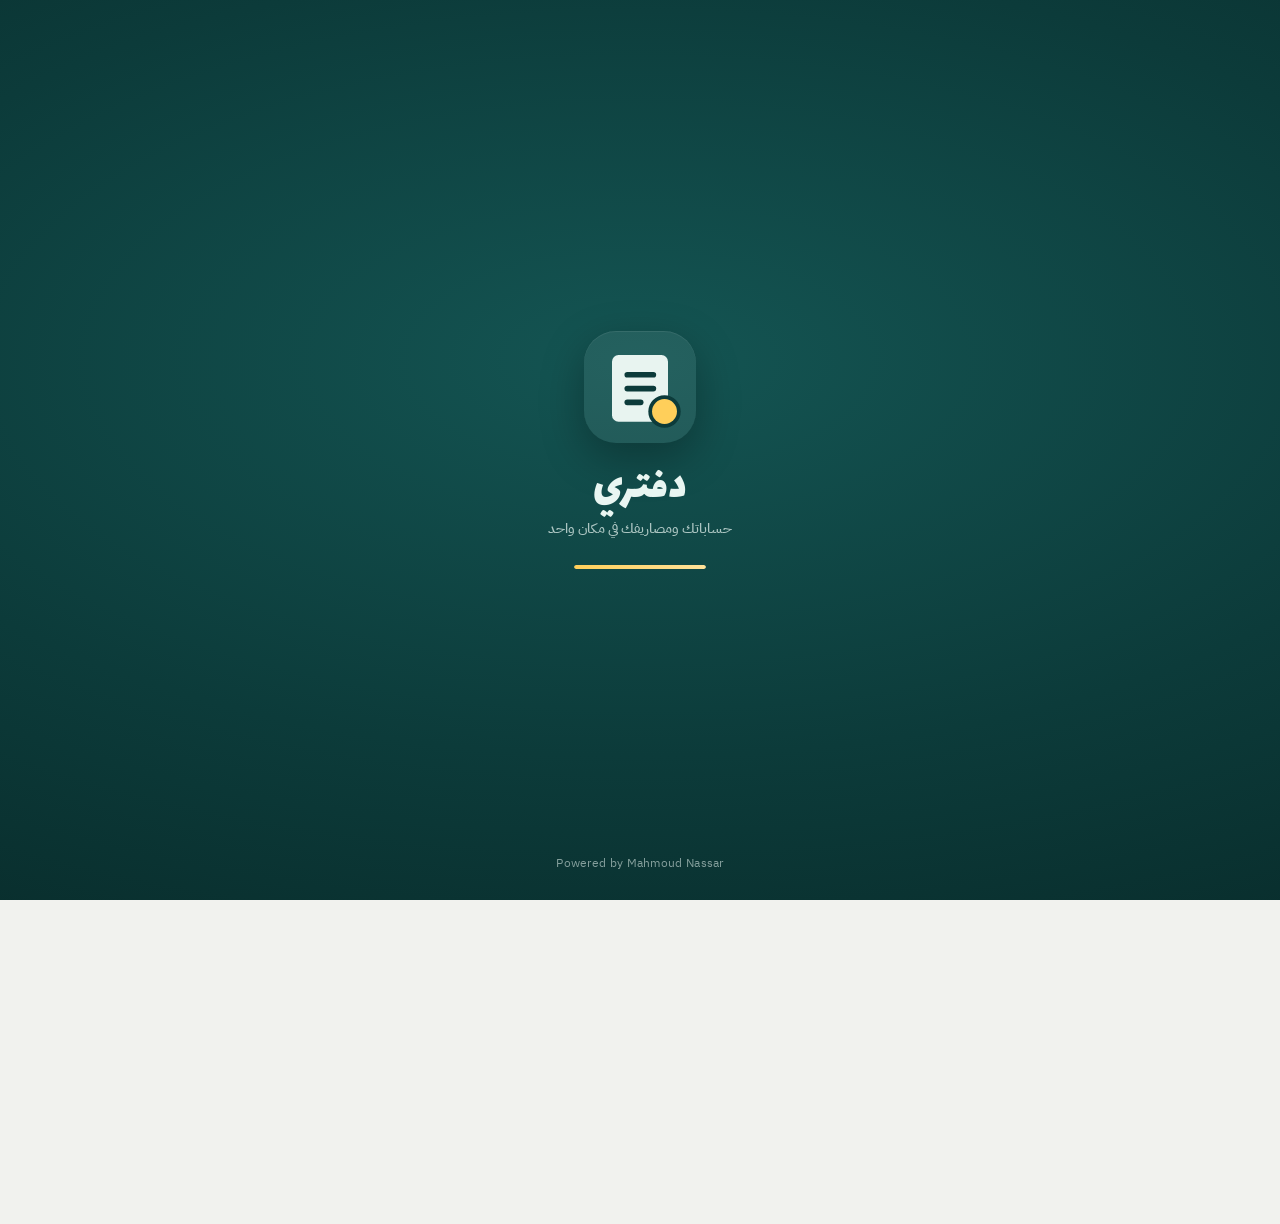
<file: index.html>
<!DOCTYPE html>
<html lang="ar" dir="rtl">
<head>
<meta charset="utf-8">
<meta name="viewport" content="width=device-width,initial-scale=1">
<meta name="theme-color" content="#0c3b3a">
<title>دفتري</title>
<link rel="icon" href="data:image/svg+xml,%3Csvg xmlns=%27http://www.w3.org/2000/svg%27 viewBox=%270 0 64 64%27%3E%3Crect width=%2764%27 height=%2764%27 rx=%2714%27 fill=%27%230c3b3a%27/%3E%3Crect x=%2716%27 y=%2714%27 width=%2732%27 height=%2738%27 rx=%275%27 fill=%27%23e9f6f2%27/%3E%3Cpath d=%27M23 25h18M23 33h18M23 41h11%27 stroke=%27%230c3b3a%27 stroke-width=%273.5%27 stroke-linecap=%27round%27/%3E%3Ccircle cx=%2746%27 cy=%2746%27 r=%279%27 fill=%27%23ffcf5a%27/%3E%3C/svg%3E">
<link rel="manifest" href="manifest.webmanifest">
<link rel="apple-touch-icon" href="icons/icon-192.png">
<link rel="icon" type="image/png" href="icons/icon-192.png">
<meta name="daftar-fonts" content="1">
<style id="css">
/* VOICE: a polished personal-finance app — calm, trustworthy, quick to use one-handed.
   IDEA: the Egyptian دفتر حسابات reborn as a banking app: one deep "card" with your net, ledgers below.
   PICTURE: the hero balance card + live lists and spending bars; the working tool is the picture.
   COLOUR and TYPE: deep teal card #0c3b3a, teal = ليك, rose = عليك, warm category colours; Lalezar figures, Plex Arabic text.
   LAYOUT: single app column, bottom navigation, floating + button, sheets for details. */
:root{color-scheme:light dark;
--bg:light-dark(#f1f2ee,#0f1211);--card:light-dark(#ffffff,#191d1b);--ink:light-dark(#13201e,#e7ece9);
--mute:light-dark(#69736f,#95a09b);--line:light-dark(#e3e6df,#272d2a);--soft:light-dark(#f5f6f2,#202523);
--plus:light-dark(#0a7a6c,#3fd0bc);--minus:light-dark(#c2334d,#ff8299);--hero:#0c3b3a;--heroInk:#e9f6f2;--gold:#ffcf5a;
--sh:light-dark(0 1px 2px rgb(0 0 0/.05),0 1px 2px rgb(0 0 0/.4))}
:root[data-theme=light]{color-scheme:light}:root[data-theme=dark]{color-scheme:dark}
*{box-sizing:border-box;min-width:0}
body{margin:0;background:var(--bg);color:var(--ink);font:16px/1.5 "IBM Plex Sans Arabic",system-ui,"Segoe UI",Tahoma,sans-serif;overflow-x:clip;-webkit-tap-highlight-color:transparent}
.app{max-width:640px;margin:0 auto;padding:14px 14px 120px}
.i{width:22px;height:22px;fill:none;stroke:currentColor;stroke-width:1.8;stroke-linecap:round;stroke-linejoin:round;flex:none}
.top{display:flex;align-items:center;gap:10px;padding:4px 2px 12px}
.top h1{font:400 30px/1 Lalezar,"IBM Plex Sans Arabic",sans-serif;margin:0;flex:1}
.sync{font-size:12px;color:var(--mute);display:flex;align-items:center;gap:6px}
.dot{width:7px;height:7px;border-radius:50%;background:var(--plus)}.dot.busy{background:#d99a00}.dot.off{background:var(--mute)}
.ib{all:unset;cursor:pointer;width:44px;height:44px;display:grid;place-items:center;border-radius:50%;color:var(--ink)}
.ib:hover{background:var(--soft)}
:focus-visible{outline:2px solid var(--plus);outline-offset:2px}
.hero{background:var(--hero);color:var(--heroInk);border-radius:22px;padding:20px 20px 16px;position:relative;overflow:hidden}
.hero::after{content:"";position:absolute;inset-inline-start:-60px;top:-80px;width:220px;height:220px;border-radius:50%;background:radial-gradient(circle,rgb(255 255 255/.10),transparent 70%)}
.hero small{opacity:.75;font-size:13px}
.hero .net{font:400 clamp(34px,9vw,46px)/1.1 Lalezar,sans-serif;margin:4px 0 2px;white-space:nowrap}
.hero .lbl{font-size:13px;opacity:.85}
.hsplit{display:grid;grid-template-columns:repeat(3,minmax(0,1fr));gap:8px;margin-top:16px}
.hsplit div{background:rgb(255 255 255/.08);border-radius:14px;padding:10px}
.hsplit b{display:block;font:400 18px/1.2 Lalezar,sans-serif;white-space:nowrap;overflow:hidden;text-overflow:ellipsis}
.hsplit .a{color:#7ff0dc}.hsplit .b{color:#ffb3c1}.hsplit .c{color:var(--gold)}
.qa{display:grid;grid-template-columns:repeat(3,minmax(0,1fr));gap:8px;margin:14px 0 4px}
.qa button{font:inherit;font-size:13px;cursor:pointer;border:0;background:var(--card);color:var(--ink);border-radius:16px;padding:12px 6px;display:flex;flex-direction:column;align-items:center;gap:6px;box-shadow:var(--sh)}
.qa .i{color:var(--plus)}
.sec{margin-top:20px}
.sec h3{font-size:15px;margin:0 0 8px;display:flex;justify-content:space-between;align-items:baseline}
.sec h3 a{font-size:13px;font-weight:500;color:var(--plus);cursor:pointer;text-decoration:none}
.box{background:var(--card);border-radius:18px;box-shadow:var(--sh);overflow:hidden}
.row{display:flex;align-items:center;gap:12px;padding:12px 14px;border-bottom:1px solid var(--line);cursor:pointer}
.row:last-child{border-bottom:0}.row:hover{background:var(--soft)}
.av{flex:none;width:42px;height:42px;border-radius:14px;display:grid;place-items:center;font-weight:700;color:#fff;font-size:17px}
.nm{flex:1}.nm b{display:block;font-weight:600;white-space:nowrap;overflow:hidden;text-overflow:ellipsis}
.nm small{color:var(--mute);font-size:13px;display:block;white-space:nowrap;overflow:hidden;text-overflow:ellipsis}
.amt{font-weight:700;white-space:nowrap;text-align:left}.amt small{display:block;font-weight:400;font-size:12px;color:var(--mute)}
.pl{color:var(--plus)}.mi{color:var(--minus)}
.badge{display:inline-block;font-size:11px;font-weight:700;padding:1px 7px;border-radius:20px;background:var(--minus);color:#fff;margin-inline-start:6px;vertical-align:2px}
.empty{padding:28px 16px;text-align:center;color:var(--mute);font-size:14px}
.bars .br{padding:10px 14px;border-bottom:1px solid var(--line)}.bars .br:last-child{border:0}
.br .t{display:flex;justify-content:space-between;font-size:14px;margin-bottom:6px;gap:8px}.br .t b{white-space:nowrap}
.track{height:8px;border-radius:6px;background:var(--soft);overflow:hidden}.track i{display:block;height:100%;border-radius:6px}
.wsel button .i{width:16px;height:16px;vertical-align:-3px;margin-inline-end:4px}
.bdg{display:inline-grid;place-items:center;min-width:44px;height:26px;padding:0 7px;border-radius:9px;color:#fff;font:700 11px/1 inherit;letter-spacing:0;white-space:nowrap;vertical-align:middle;box-shadow:inset 0 0 0 1px rgb(255 255 255/.18)}.wcard small .bdg{height:22px;min-width:38px;font-size:10px;margin-inline-end:4px}.av .bdg{min-width:0;width:100%;height:100%;border-radius:inherit;padding:0 2px;font-size:10px}#wfPrev{margin-top:8px}
.rcs{display:grid;grid-template-columns:repeat(3,1fr);gap:8px;text-align:center}.rcs small{display:block;color:var(--mute);font-size:12px}.rcs b{font-size:16px}
.ferr{color:var(--minus);font-size:13px;font-weight:700;margin:6px 2px 0;display:flex;align-items:center;gap:6px}.ferr svg{width:16px;height:16px}input.bad{border-color:var(--minus)!important;box-shadow:0 0 0 3px rgba(200,50,70,.18)!important}.btn.dim{opacity:.45}
.balx{display:block;margin-top:2px;font-size:11.5px;opacity:.8}.balt{font-weight:700;opacity:.9}
.amtc{display:flex;flex-direction:column;align-items:flex-end;white-space:nowrap;line-height:1.25}.feel{font-size:11.5px;color:var(--minus);font-weight:600;opacity:.85}
.fee{display:flex;align-items:center;gap:6px;font-size:14px;margin:4px 0 6px;flex-wrap:wrap}.fee input[type=checkbox]{width:18px;height:18px}.fee input[type=text]{padding:4px 6px;border-radius:8px;border:1px solid var(--line);background:var(--soft);color:var(--ink);font:inherit}
.salc{display:flex;align-items:center;gap:12px;padding:12px 14px;margin:0 0 12px;cursor:pointer;border-inline-start:5px solid #0a7a6c}.salc .ti{width:40px;height:40px;border-radius:12px;display:grid;place-items:center;background:#0a7a6c;color:#fff;flex:none}.salc .t{flex:1;display:flex;flex-direction:column}.salc small{color:var(--mute)}.salc .btn{background:#0a7a6c;pointer-events:none}
.happ{margin-top:10px;display:flex;justify-content:space-between;align-items:baseline;font-size:14px;opacity:.85;border-top:1px dashed rgb(255 255 255/.25);padding-top:8px}.happ small{opacity:.7}
.hexp{margin-top:12px;padding:10px 12px;border-radius:14px;background:rgb(255 255 255/.10);display:flex;flex-direction:column;gap:2px}.hexp div{display:flex;justify-content:space-between;align-items:baseline;gap:8px}.hexp small{opacity:.8}.hexp b{font-size:20px}.hexp span{font-size:12px;opacity:.75}
.rsrc{display:flex;flex-direction:column;gap:6px}.rsrc button{all:unset;cursor:pointer;display:flex;justify-content:space-between;align-items:center;gap:10px;padding:10px 12px;border:1px solid var(--line);border-radius:12px}.rsrc button.on{border-color:var(--ink);box-shadow:inset 0 0 0 1px var(--ink)}.rsrc button[disabled]{opacity:.45;cursor:default}.rsrc span{display:flex;flex-direction:column}.rsrc small{color:var(--mute);font-size:12px}
.vcard{cursor:pointer;margin:0 0 12px;padding:16px 18px;border-radius:18px;color:#fff;background:linear-gradient(135deg,#1b1f2a,#3a3f4f 60%,#c99a2e);box-shadow:var(--sh);direction:ltr;font-family:ui-monospace,monospace}.vtop{display:flex;justify-content:space-between;font-size:14px;opacity:.9}.vnum{font-size:19px;letter-spacing:2px;margin:22px 0 14px}.vbot{display:flex;gap:22px;font-size:13px}.vbot small{display:block;font-size:10px;opacity:.7;font-family:inherit}
.hsearch[hidden]{display:none}.hsearch{margin:2px 0 14px;min-height:48px;cursor:text}.hsearch input{font-size:16px}.hsearch input::-webkit-search-cancel-button{display:none}.hqx{all:unset;cursor:pointer;padding:6px 4px;color:var(--mute);font-size:15px}.hqx[hidden]{display:none}#sres{margin-bottom:90px}
.search{display:flex;align-items:center;gap:8px;background:var(--card);border-radius:14px;padding:0 12px;box-shadow:var(--sh);margin-bottom:10px}
.search input{border:0;background:transparent;padding:12px 0;min-height:46px;box-shadow:none}
.search input:focus{outline:none}
.chips{display:flex;gap:6px;overflow-x:auto;padding:2px 0 10px;scrollbar-width:none}
.chip{font:inherit;font-size:14px;cursor:pointer;border:1px solid var(--line);background:var(--card);color:var(--ink);border-radius:30px;padding:7px 14px;white-space:nowrap;min-height:38px}
.chip.on{background:var(--ink);color:var(--bg);border-color:var(--ink)}
.fgrid{display:grid;grid-template-columns:repeat(2,minmax(0,1fr));gap:10px}
.fcard{background:var(--card);border-radius:18px;padding:14px;box-shadow:var(--sh);cursor:pointer;border-top:5px solid var(--c)}
.fcard b{display:block;white-space:nowrap;overflow:hidden;text-overflow:ellipsis}
.fcard .v{font:400 24px/1.2 Lalezar,sans-serif;margin:6px 0 2px;white-space:nowrap}
.fcard small{color:var(--mute);font-size:12px;display:block}
.fcard .track{margin-top:8px;height:6px}
.fnew{display:grid;place-items:center;color:var(--mute);border:2px dashed var(--line);box-shadow:none;background:transparent;min-height:120px;border-top-width:2px}
input,select{font:inherit;font-size:16px;color:var(--ink);background:var(--card);border:1px solid var(--line);border-radius:12px;padding:10px 12px;min-height:46px;width:100%}
input:focus,select:focus{outline:2px solid var(--plus);border-color:transparent}
.btn{font:inherit;font-weight:700;cursor:pointer;border:0;background:var(--hero);color:#fff;border-radius:14px;padding:11px 18px;min-height:46px;white-space:nowrap;display:inline-flex;align-items:center;justify-content:center;gap:8px;text-decoration:none}
.btn.ghost{background:var(--soft);color:var(--ink)}
.btn.danger{background:transparent;color:var(--minus);border:1px solid var(--minus)}
.btn.sm{min-height:36px;padding:6px 12px;font-size:14px;border-radius:10px}
.btn.wa{background:#1f9d55}
.btns{display:flex;gap:8px;flex-wrap:wrap}
nav{position:fixed;bottom:0;inset-inline:0;z-index:5;background:var(--card);border-top:1px solid var(--line);padding-bottom:env(safe-area-inset-bottom)}
nav .in{max-width:640px;margin:0 auto;display:grid;grid-template-columns:repeat(5,minmax(0,1fr));align-items:center}
nav button{all:unset;cursor:pointer;display:flex;flex-direction:column;align-items:center;gap:2px;font-size:11px;color:var(--mute);padding:8px 0 10px;min-height:44px}
nav button.on{color:var(--ink);font-weight:700}nav button.on .i{color:var(--plus)}
nav .fab{width:56px;height:56px;border-radius:18px;background:var(--hero);color:#fff;display:grid;place-items:center;margin:-22px auto 0;box-shadow:0 6px 16px rgb(12 59 58/.35);padding:0}
nav .fab .i{width:28px;height:28px;color:#fff}
.sheet{position:fixed;inset:0;background:rgb(0 0 0/.45);display:none;align-items:flex-end;justify-content:center;z-index:10}
.sheet.on{display:flex}
.card{background:var(--bg);width:min(640px,100%);max-height:92vh;overflow:auto;border-radius:24px 24px 0 0;padding:8px 16px calc(110px + env(safe-area-inset-bottom));animation:up .22s ease-out}
.card::before{content:"";display:block;width:40px;height:5px;border-radius:3px;background:var(--line);margin:4px auto 6px}
@keyframes up{from{transform:translateY(30px);opacity:.4}}
@media(prefers-reduced-motion:reduce){.card{animation:none}}
.sheet.side{align-items:stretch;justify-content:flex-start;animation:fadein .2s}.sheet.side .card{margin-right:auto;margin-left:0;width:min(86vw,430px);max-height:none;height:100%;border-radius:0 24px 24px 0;padding-top:calc(10px + env(safe-area-inset-top));animation:sidein .26s cubic-bezier(.2,.85,.25,1)}
.sheet.side .card::before{display:none}
.sheet.side.out{animation:fadeout .19s forwards}.sheet.side.out .card{animation:sideout .19s ease-in forwards}
@keyframes sidein{from{transform:translateX(-100%)}}@keyframes sideout{to{transform:translateX(-100%)}}@keyframes fadein{from{background:rgb(0 0 0/0)}}@keyframes fadeout{to{background:rgb(0 0 0/0)}}
@media(min-width:700px){.sheet.side .card{border-radius:0 24px 24px 0;max-height:none}}
@media(min-width:700px){.sheet{align-items:center}.card{border-radius:24px;max-height:86vh}}
.hd{display:flex;align-items:center;gap:10px;margin-bottom:8px}
.hd h2{font:400 26px/1.15 Lalezar,sans-serif;margin:0;flex:1;display:flex;align-items:center;gap:10px}
.pbal{border-radius:18px;padding:16px;color:#fff;margin-bottom:12px}
.pbal .big{font:400 clamp(30px,8vw,40px)/1.1 Lalezar,sans-serif}
.pbal small{opacity:.85}
.seg{display:grid;grid-template-columns:repeat(2,minmax(0,1fr));gap:6px;margin-bottom:10px}
.seg button{font:inherit;font-size:14px;cursor:pointer;border:1px solid var(--line);background:var(--card);color:var(--ink);border-radius:12px;padding:8px 6px;min-height:46px;line-height:1.3}
.seg button.on.p{background:var(--plus);border-color:var(--plus);color:#fff}
.seg button.on.m{background:var(--minus);border-color:var(--minus);color:#fff}
.g2{display:grid;grid-template-columns:minmax(0,1fr) minmax(0,1fr);gap:8px;margin-bottom:8px}
.form{background:var(--card);border-radius:18px;padding:12px;margin-bottom:14px;box-shadow:var(--sh)}
.form label{display:block;font-size:13px;color:var(--mute);margin:0 0 4px}
.tx{display:flex;gap:10px;padding:11px 14px;border-bottom:1px solid var(--line);align-items:center}
.tx:last-child{border:0}
.tx .ti{flex:none;width:34px;height:34px;border-radius:10px;display:grid;place-items:center;font-weight:700;font-size:18px}
.tx .t{flex:1}.tx .t small{display:block;color:var(--mute);font-size:12px}
.tx .del{all:unset;cursor:pointer;color:var(--mute);width:36px;height:36px;display:grid;place-items:center;border-radius:10px}
.tx .del:hover{color:var(--minus);background:var(--soft)}
.mbars{display:grid;grid-template-columns:repeat(6,minmax(0,1fr));gap:6px;align-items:end;height:120px;padding:12px 14px 0}
.mbars div{display:flex;flex-direction:column;justify-content:flex-end;align-items:center;height:100%;font-size:11px;color:var(--mute);gap:4px}
.mbars i{display:block;width:70%;border-radius:6px 6px 2px 2px;min-height:2px}
.mbars span{padding-bottom:8px;white-space:nowrap}
details{background:var(--card);border-radius:14px;padding:10px 14px;margin:10px 0;box-shadow:var(--sh);font-size:14px}
summary{cursor:pointer;font-weight:600}
details ol{margin:8px 0 2px;padding-inline-start:20px;color:var(--mute)}
.toast{position:fixed;top:14px;inset-inline:0;margin:auto;width:max-content;max-width:90vw;background:var(--ink);color:var(--bg);padding:10px 16px;border-radius:12px;opacity:0;transition:opacity .2s;pointer-events:none;z-index:20;font-size:14px}
.toast.on{opacity:1;pointer-events:auto}
.toast button{all:unset;cursor:pointer;font-weight:700;margin-inline-start:12px;text-decoration:underline}
.colors{display:flex;gap:8px;flex-wrap:wrap;margin:8px 0}
.colors button{width:34px;height:34px;border-radius:50%;border:3px solid transparent;cursor:pointer}
.colors button.on{border-color:var(--ink)}
.muted{color:var(--mute);font-size:13px}
:root[data-skin=light]{color-scheme:light}:root[data-skin=dark]{color-scheme:dark}
:root[data-skin=dim]{color-scheme:dark;--bg:#2a2f32;--card:#343a3d;--ink:#e8ebec;--mute:#a7afb3;--line:#454c50;--soft:#3c4346}
:root[data-skin=slate]{color-scheme:light;--bg:#dce1e2;--card:#eef1f1;--ink:#182022;--mute:#5a6669;--line:#c9d1d3;--soft:#e3e8e9}
:root[data-skin=sand]{color-scheme:light;--bg:#ece3d4;--card:#faf5ec;--ink:#2a231b;--mute:#776b5d;--line:#dccfbc;--soft:#f2e9db}
:root[data-skin=mint]{color-scheme:light;--bg:#dff1ea;--card:#f7fcfa;--ink:#10241e;--mute:#577069;--line:#c7e2d7;--soft:#e9f6f1}
:root[data-skin=sky]{color-scheme:light;--bg:#dcebf7;--card:#f6fafe;--ink:#0f1e2c;--mute:#566b7f;--line:#c6d9ea;--soft:#e8f1fa;--hero:#123c5c}
:root[data-skin=rose]{color-scheme:light;--bg:#f6e3e6;--card:#fffafa;--ink:#2b1619;--mute:#7b5d62;--line:#ecd0d5;--soft:#fbeef0;--hero:#5c1f2c}
:root[data-skin=lav]{color-scheme:light;--bg:#e8e4f3;--card:#fbfaff;--ink:#1d1830;--mute:#655e7e;--line:#d8d1ec;--soft:#f1eef9;--hero:#2e2457}
:root[data-skin=peach]{color-scheme:light;--bg:#fbe5d6;--card:#fffaf6;--ink:#2c1c12;--mute:#7d6252;--line:#f0d2bd;--soft:#fdf0e6;--hero:#6b3417}
:root[data-skin=olive]{color-scheme:dark;--bg:#1d2318;--card:#272f21;--ink:#e6ecdd;--mute:#9fab92;--line:#38432f;--soft:#2e3727;--hero:#3d5a2a}
:root[data-skin=coffee]{color-scheme:dark;--bg:#241b16;--card:#30251f;--ink:#f0e6dc;--mute:#b09d8c;--line:#45362c;--soft:#382b24;--hero:#5a3a24}
:root[data-skin=amoled]{color-scheme:dark;--bg:#000;--card:#0d0d0d;--ink:#eaeaea;--mute:#8f8f8f;--line:#222;--soft:#151515}
:root[data-skin=dots]{color-scheme:light}:root[data-skin=dots] body{background:radial-gradient(circle,rgb(12 59 58/.13) 1.2px,transparent 1.6px) 0 0/18px 18px,var(--bg)}
:root[data-skin=grid]{color-scheme:light;--bg:#f6f6f1}:root[data-skin=grid] body{background:linear-gradient(rgb(12 59 58/.07) 1px,transparent 1px) 0 0/22px 22px,linear-gradient(90deg,rgb(12 59 58/.07) 1px,transparent 1px) 0 0/22px 22px,var(--bg)}
:root[data-skin=navy]{color-scheme:dark;--bg:#0b1220;--card:#131c2e;--ink:#e3e9f5;--mute:#93a0b8;--line:#223049;--soft:#1a2539;--hero:#174067}
.skins{display:grid;grid-template-columns:repeat(auto-fill,minmax(96px,1fr));gap:8px}
.skins button{font:inherit;font-size:13px;cursor:pointer;border:2px solid var(--line);border-radius:14px;padding:8px;background:var(--card);color:var(--ink);display:flex;flex-direction:column;gap:6px;align-items:stretch}
.skins button.on{border-color:var(--plus);font-weight:700}
.skins i{display:flex;height:38px;border-radius:9px;border:1px solid rgb(128 128 128/.35);overflow:hidden}
.skins i b{flex:1}
.wallets{display:grid;grid-template-columns:repeat(2,minmax(0,1fr));gap:10px}
.wcard{background:var(--card);border-radius:18px;padding:14px;box-shadow:var(--sh);cursor:pointer;border:0;font:inherit;color:var(--ink);text-align:start}
.wcard small{color:var(--mute);font-size:13px;display:flex;align-items:center;gap:6px}
.wcard .v{font:400 clamp(22px,6vw,28px)/1.2 Lalezar,sans-serif;margin:4px 0 0;white-space:nowrap;display:block}
.wcard .v.neg{color:var(--minus)}
.acts{display:grid;grid-template-columns:repeat(3,minmax(0,1fr));gap:8px;margin:12px 0}
.acts button{font:inherit;font-weight:700;font-size:14px;cursor:pointer;border:0;border-radius:14px;min-height:50px;color:#fff;display:flex;align-items:center;justify-content:center;gap:6px}
.daynav{display:flex;align-items:center;gap:6px;margin:20px 0 8px}
.daynav b{flex:1;text-align:center;font-size:16px}
.daynav .ib{background:var(--card);box-shadow:var(--sh);font-size:20px}
.dsum{display:grid;grid-template-columns:repeat(2,minmax(0,1fr));gap:10px;margin-bottom:10px}
.dsum div{background:var(--card);border-radius:14px;padding:10px 12px;box-shadow:var(--sh)}
.dsum small{display:block;color:var(--mute);font-size:12px}
.dsum b{font:400 20px/1.3 Lalezar,sans-serif;white-space:nowrap}
.wsel{display:flex;gap:6px;margin-bottom:10px}
.wsel button{flex:1;font:inherit;font-size:14px;cursor:pointer;border:1px solid var(--line);background:var(--card);color:var(--ink);border-radius:12px;min-height:44px}
.wsel button.on{background:var(--ink);color:var(--bg);border-color:var(--ink);font-weight:700}
.tag{display:inline-block;font-size:11px;padding:0 7px;border-radius:20px;background:var(--soft);color:var(--mute);margin-inline-start:4px;vertical-align:1px}
.wk{display:grid;grid-template-columns:repeat(7,minmax(0,1fr));gap:6px;align-items:end;height:110px;padding:12px 14px 0}
.wk div{display:flex;flex-direction:column;justify-content:flex-end;align-items:center;height:100%;font-size:11px;color:var(--mute);gap:4px;cursor:pointer}
.wk i{display:block;width:70%;border-radius:6px 6px 2px 2px;min-height:2px;background:var(--minus)}
.wk div.on span{color:var(--ink);font-weight:700}
.wk span{padding-bottom:8px;white-space:nowrap}
.pcard{display:grid;grid-template-columns:repeat(3,minmax(0,1fr));gap:0;margin-top:12px}
.pcard div{padding:12px;border-inline-start:1px solid var(--line)}.pcard div:first-child{border:0}
.pcard small{display:block;color:var(--mute);font-size:12px}.pcard b{font:400 18px/1.3 Lalezar,sans-serif;white-space:nowrap}
.wsel{flex-wrap:wrap}.wsel button{flex:1 1 28%}
.wallets{grid-template-columns:repeat(2,minmax(0,1fr))}
.wcard.frz{background:repeating-linear-gradient(135deg,var(--card) 0 10px,var(--soft) 10px 20px)}
#view,#hs{touch-action:pan-y pinch-zoom}html,body{overflow-x:clip;overscroll-behavior-x:none}#root{overflow-x:clip}.vghost{background:var(--bg);contain:layout paint}#plist>.row,.vghost #plist>.row{content-visibility:auto;contain-intrinsic-size:auto 66px}
.wblk{display:flex;flex-direction:column;min-width:0}.wblk>.wcard{width:100%;flex:1}.wblk.full,.wblk.ex{grid-column:1/-1}.wchev{margin-inline-start:auto;color:var(--mute);font-size:12px}.wcard small{display:flex;align-items:center;gap:6px}
.wblk.ex>.wcard{border-radius:18px 18px 0 0;box-shadow:none}.wpanel{background:var(--card);border-radius:0 0 18px 18px;box-shadow:var(--sh);padding:4px 12px 12px;border-top:1px dashed var(--line);animation:wpd .18s ease-out}@keyframes wpd{from{opacity:0;transform:translateY(-6px)}}
.wkid{display:flex;align-items:center;gap:10px;padding:10px 2px;border-bottom:1px solid var(--line);cursor:pointer}.wkid .av{width:38px;height:38px;border-radius:12px;display:grid;place-items:center;color:#fff;flex:none;font-size:13px}.wkid .nm{flex:1;display:flex;flex-direction:column;min-width:0}.wkid .nm small{color:var(--mute);font-size:12px;white-space:nowrap;overflow:hidden;text-overflow:ellipsis}.wkid .amt{display:flex;flex-direction:column;align-items:flex-end;font-weight:700}.wkid .amt small{font-weight:400;color:var(--mute);font-size:11px}
.wpadd{all:unset;cursor:pointer;display:flex;align-items:center;justify-content:center;gap:6px;margin-top:10px;padding:10px;border-radius:12px;border:1.5px dashed var(--line);color:var(--mute);font-size:14px}.wpinfo{font-size:13px;color:var(--mute);padding:10px 2px}.wpanel .vcard{margin:4px 0 10px}
.wpbt{display:grid;grid-template-columns:repeat(4,1fr);gap:6px;margin-top:8px}.wpbt button{all:unset;cursor:pointer;display:flex;flex-direction:column;align-items:center;gap:3px;padding:9px 4px;border-radius:12px;background:var(--soft);font-size:12px;text-align:center}.wpbt .i{width:18px;height:18px}
.wpar{grid-column:1/-1;border-inline-start:5px solid var(--gold)}.wbr{display:block;font-size:12px;color:var(--mute);margin-top:4px}
.wadd{display:flex;align-items:center;justify-content:center;gap:6px;color:var(--mute);border:2px dashed var(--line);box-shadow:none;background:transparent;min-height:84px}
.wtot{display:grid;grid-template-columns:repeat(3,minmax(0,1fr));gap:8px;margin-top:10px}
.wtot div{background:var(--card);border-radius:14px;padding:10px 12px;box-shadow:var(--sh)}
.wtot small{display:block;color:var(--mute);font-size:12px}.wtot b{font:400 18px/1.3 Lalezar,sans-serif;white-space:nowrap;display:block;overflow:hidden;text-overflow:ellipsis}
.av .i{width:20px;height:20px}
@media(max-width:560px){#st{display:none}.top{gap:2px}.top .ib{width:40px}}
.cmpt{width:100%;border-collapse:collapse;font-size:14px}.cmpt td,.cmpt th{padding:6px 2px;border-bottom:1px solid var(--line);text-align:right}.cmpt th{color:var(--mute);font-weight:500;font-size:12px}.cmpt .n{text-align:left}
.tools.qrow{grid-template-columns:repeat(4,1fr)}.tools.qrow button span{font-size:12px}
.lgd{font-size:12px;color:var(--mute);padding:10px 2px 4px;font-weight:600}.lgr{display:flex;align-items:baseline;gap:8px;padding:8px 2px;border-bottom:1px solid var(--line);font-size:14px}.lgr:last-child{border:0}.lgt{flex:1}.lgr small{color:var(--mute);font-size:12px;white-space:nowrap}.lga{font-size:11px;border-radius:8px;padding:1px 7px;white-space:nowrap}.lga.p{background:#d8f0e6;color:#0a6b52}.lga.m{background:#f8dde2;color:#a5233b}.lga.e{background:#f6ecd0;color:#7a5a00}
.rcr{display:grid;grid-template-columns:1fr 110px;gap:4px 10px;align-items:center;padding:10px 2px;border-bottom:1px solid var(--line)}.rcr:last-child{border:0}.rcr .nm{display:flex;flex-direction:column}.rcr small{color:var(--mute);font-size:12px}.rcr input{width:100%;padding:8px 10px;border-radius:10px;border:1px solid var(--line);background:var(--soft);color:var(--ink);font:inherit;text-align:center}.rcr em{grid-column:1/-1;font-style:normal;font-size:13px}.rcr em:empty{display:none}.rcr em.ok,.pl{color:var(--plus)}.rcr em.mi,.mi{color:var(--minus)}
.bkss{padding:6px 14px;margin-bottom:12px}.bks{display:flex;gap:10px;align-items:center;padding:8px 0;border-bottom:1px solid var(--line)}.bks:last-child{border:0}.bks i{width:10px;height:10px;border-radius:50%;flex:none;background:#4aa3df}.bks i.g{background:#2ea46b}.bks i.r{background:#e0a100}.bks span{display:flex;flex-direction:column}.bks small{color:var(--mute);font-size:12px}
.bkb{position:relative}.bkb i{position:absolute;top:8px;inset-inline-end:6px;width:9px;height:9px;border-radius:50%;background:#8a958f;box-shadow:0 0 0 2px var(--bg)}.bkb i.g{background:#2ea46b}.bkb i.r{background:#e0a100}.bkb i.b{background:#4aa3df;animation:bkp 1s infinite alternate}@keyframes bkp{to{opacity:.3}}
.bellb{position:relative}.bellb i{position:absolute;top:6px;inset-inline-end:4px;min-width:18px;height:18px;border-radius:9px;background:#c2334d;color:#fff;font:700 11px/18px system-ui;font-style:normal;text-align:center;padding:0 4px}.bellb i[hidden]{display:none}
.alerts{margin-top:12px;border:2px solid var(--gold)}.alerts .ti .i{width:18px;height:18px}
.more{all:unset;display:block;text-align:center;padding:10px;color:var(--plus);font-weight:600;cursor:pointer;width:100%;box-sizing:border-box}
.jm .i{width:16px;height:16px;color:var(--mute);flex:none}
.jm.turn{background:color-mix(in srgb,var(--gold) 14%,transparent)}
.bkrow{all:unset;box-sizing:border-box;cursor:pointer;display:flex;align-items:center;gap:12px;width:100%;background:var(--card);border-radius:18px;padding:14px;box-shadow:var(--sh)}
.bkrow .nm b{font-size:16px}.bkrow small{display:flex;align-items:center;gap:6px;white-space:normal}.chev{font-size:26px;color:var(--mute);line-height:1}
.bkic{flex:none;width:44px;height:44px;border-radius:14px;display:grid;place-items:center;background:#1a73e8;color:#fff}.bkic .i{width:24px;height:24px}
.dotst{display:inline-block;width:8px;height:8px;border-radius:50%;flex:none}.dotst.g{background:#1f9d55}.dotst.r{background:#d0860a}
.bkhero{display:flex;gap:14px;align-items:center;background:linear-gradient(135deg,#1a73e8,#0b4fb3);color:#fff;border-radius:20px;padding:18px;margin-bottom:12px}
.bkhero.warn{background:linear-gradient(135deg,#b86a00,#8a4f00)}
.bkhero b{display:block;font:400 22px/1.2 Lalezar,"IBM Plex Sans Arabic",sans-serif}.bkhero small{opacity:.9;font-size:13px}
.bkbig{flex:none;width:58px;height:58px;border-radius:18px;background:rgb(255 255 255/.18);display:grid;place-items:center}.bkbig .i{width:32px;height:32px}
.bkcard{background:var(--card);border-radius:18px;padding:14px;box-shadow:var(--sh);margin-bottom:12px}
.swrow{display:flex;align-items:center;gap:12px}.swrow>div{flex:1}.swrow b{display:block}.swrow small{color:var(--mute);font-size:13px}
.sw{all:unset;cursor:pointer;flex:none;width:52px;height:30px;border-radius:15px;background:var(--line);position:relative;transition:background .2s}
.sw i{position:absolute;top:3px;inset-inline-start:3px;width:24px;height:24px;border-radius:50%;background:#fff;box-shadow:0 1px 3px rgb(0 0 0/.3);transition:inset-inline-start .2s}
.sw.on{background:#1f9d55}.sw.on i{inset-inline-start:25px}.sw:focus-visible{outline:2px solid var(--plus);outline-offset:2px}
.gbtn{width:100%;margin-top:12px;background:#fff;color:#1f1f1f;border:1px solid #dadce0}.gbtn .i{stroke:none;fill:#4285f4}
.bkok{margin:10px 0 0;font-size:14px;color:var(--plus)}
.bkgrid{display:grid;grid-template-columns:repeat(2,minmax(0,1fr));gap:10px;margin-bottom:12px}
.bkgrid button{font:inherit;cursor:pointer;border:0;background:var(--card);color:var(--ink);border-radius:16px;padding:14px 10px;box-shadow:var(--sh);display:flex;flex-direction:column;align-items:center;gap:4px;text-align:center}
.bkgrid .i{color:#1a73e8;width:26px;height:26px;margin-bottom:2px}.bkgrid b{font-size:14px}.bkgrid small{color:var(--mute);font-size:12px}
.bkinfo{background:var(--soft);border-radius:16px;padding:14px;font-size:14px}.bkinfo ul{margin:6px 0 0;padding-inline-start:18px;color:var(--mute)}.bkinfo li{margin-bottom:4px}
.lnk{all:unset;cursor:pointer;color:#1a73e8;font-weight:600;margin-top:8px;display:inline-block}
@media(prefers-reduced-motion:reduce){.sw,.sw i{transition:none}}
.gbox{background:var(--soft);border-radius:14px;padding:12px;margin-top:12px}.gbox p{margin:4px 0 8px;font-size:13px}.gbox .wsel button{min-height:38px}
.tools{display:grid;grid-template-columns:repeat(3,minmax(0,1fr));gap:8px;margin:14px 0 0}
.tools button{font:inherit;font-size:13px;cursor:pointer;border:0;background:var(--card);color:var(--ink);border-radius:16px;padding:12px 4px;display:flex;flex-direction:column;align-items:center;gap:6px;box-shadow:var(--sh);min-height:74px;text-align:center}
.tools .i{color:var(--gold);width:24px;height:24px}
.bud{padding:12px 14px;margin-top:12px;cursor:pointer}.bud .t{display:flex;justify-content:space-between;gap:8px;margin-bottom:8px;font-size:14px}.bud small{display:block;color:var(--mute);font-size:12px;margin-top:6px}
.cal{padding:10px}.cw,.cg{display:grid;grid-template-columns:repeat(7,minmax(0,1fr));gap:4px;text-align:center}
.cw span{font-size:11px;color:var(--mute);padding-bottom:4px}
.cg button{font:inherit;font-size:13px;border:0;border-radius:10px;aspect-ratio:1;cursor:pointer;color:var(--ink);background:color-mix(in srgb,#c2334d calc(var(--a)*100%),var(--soft))}
.cg button.on{outline:2px solid var(--ink)}.cg button.fut{opacity:.35}
.biow{display:none;flex-direction:column;align-items:center;gap:14px;margin-top:10px}.lock.bio .biow{display:flex}.lock.bio .dots,.lock.bio .pad{display:none}
.biobig{all:unset;cursor:pointer;width:120px;height:120px;border-radius:50%;display:grid;place-items:center;background:rgb(255 255 255/.12);color:#e9f6f2;animation:bpulse 2s infinite}
@keyframes bpulse{50%{box-shadow:0 0 0 14px rgb(255 255 255/.06)}}.biow span{opacity:.75;font-size:14px}
.usepin{all:unset;cursor:pointer;margin-top:26px;font-size:13px;opacity:.6;text-decoration:underline}
.dots{gap:12px!important}
.lock{position:fixed;inset:0;z-index:60;background:#0c3b3a;color:#e9f6f2;display:grid;place-items:center;padding:20px}
.lock[hidden]{display:none}
.lin{text-align:center;width:min(320px,100%)}.lin b{font:400 28px/1.2 Lalezar,sans-serif;display:block}.lin p{opacity:.8;margin:4px 0 18px}
.lic{width:64px;height:64px;border-radius:20px;background:#e9f6f2;margin:0 auto 14px;position:relative}.lic::after{content:"";position:absolute;inset:auto 14px 14px auto;width:22px;height:22px;border-radius:50%;background:#ffcf5a}
.dots{display:flex;gap:14px;justify-content:center;margin-bottom:22px}.dots i{width:14px;height:14px;border-radius:50%;border:2px solid #e9f6f2}.dots i.on{background:#e9f6f2}
.dots.bad{animation:shk .35s}@keyframes shk{25%{transform:translateX(-8px)}75%{transform:translateX(8px)}}
.pad{direction:ltr;display:grid;grid-template-columns:repeat(3,1fr);gap:12px}
.pad button{font:400 26px/1 Lalezar,sans-serif;height:64px;border-radius:50%;border:0;background:rgb(255 255 255/.1);color:#fff;cursor:pointer}
.pad button:active{background:rgb(255 255 255/.25)}
@media(max-width:420px){.hsplit b{font-size:15px}.hero{padding:16px}.wtot b{font-size:16px}}
#gate{position:fixed;inset:0;z-index:95;background:radial-gradient(120% 80% at 50% 35%,#145553 0%,#0c3b3a 55%,#082a29 100%);color:#e9f6f2;display:grid;place-items:center;padding:24px;overflow:auto}
#gate[hidden]{display:none}#gate .gwrap{max-width:380px;width:100%;display:flex;flex-direction:column;align-items:center;text-align:center;animation:bup .5s ease both}
#gate h1{font:400 34px/1.2 Lalezar,"IBM Plex Sans Arabic",system-ui,sans-serif;margin:22px 0 6px}#gate p{margin:0 0 26px;opacity:.82;line-height:1.7}
#gBtn{display:flex;align-items:center;justify-content:center;gap:12px;width:100%;padding:15px 18px;border:0;border-radius:18px;background:#fff;color:#1f1f1f;font:600 16px "IBM Plex Sans Arabic",system-ui,sans-serif;box-shadow:0 10px 30px rgb(0 0 0/.25);cursor:pointer}
#gBtn:disabled{opacity:.65}#gate .glink{background:none;border:0;color:#ffcf5a;font:inherit;font-size:14px;margin-top:14px;cursor:pointer;text-decoration:underline;text-underline-offset:4px}#gEm{width:100%;display:flex;flex-direction:column;gap:10px;margin-top:14px}#gEm input{width:100%;box-sizing:border-box;padding:14px 16px;border-radius:14px;border:1px solid rgba(255,255,255,.25);background:rgba(255,255,255,.08);color:#fff;font:inherit;font-size:16px;text-align:left}#gEm input::placeholder{color:rgba(255,255,255,.55);text-align:right}#gEmB{padding:14px;border:0;border-radius:16px;background:#ffcf5a;color:#1a1a1a;font:inherit;font-weight:800;font-size:16px}#gEmB:disabled{opacity:.6}#gEm .glink{margin-top:2px}#gate .gmsg{min-height:22px;margin:12px 0 4px;color:#ffcf5a;font-size:14px}#gate small{opacity:.62;font-size:12.5px;line-height:1.7}#gate small a{color:#ffcf5a}
#boot{position:fixed;inset:0;z-index:100;background:#0c3b3a;display:grid;place-items:center;color:#e9f6f2;transition:opacity .45s ease,visibility .45s}
#boot.gone{opacity:0;visibility:hidden}#boot.gone .bwrap{transform:scale(1.06);transition:transform .45s cubic-bezier(.4,0,.2,1)}
#boot::before{content:"";position:absolute;inset:0;background:radial-gradient(120% 80% at 50% 40%,#145553 0%,#0c3b3a 55%,#082a29 100%);animation:bfade .8s ease both}@keyframes bfade{from{opacity:0}}
#boot .bwrap{position:relative;display:flex;flex-direction:column;align-items:center}
#boot .blogo{position:relative;width:112px;height:112px;border-radius:32px;background:rgb(255 255 255/.07);display:grid;place-items:center;box-shadow:0 14px 44px rgb(0 0 0/.3),inset 0 1px 0 rgb(255 255 255/.08);animation:bpop .7s cubic-bezier(.2,1.3,.4,1) both}
#boot .blogo::after{content:"";position:absolute;inset:-10px;border-radius:40px;border:2px solid rgb(255 207 90/.5);opacity:0;animation:bring 1.6s .5s ease-out infinite}
#boot .blogo svg{animation:bpage .6s .25s cubic-bezier(.2,.8,.2,1) both}
#boot .bname{margin-top:22px;font:400 44px/1.1 Lalezar,"IBM Plex Sans Arabic",system-ui,sans-serif;letter-spacing:.5px;animation:bup .55s .35s cubic-bezier(.2,.8,.2,1) both}
#boot .bsub{margin-top:6px;font:500 14px/1.4 "IBM Plex Sans Arabic",system-ui,sans-serif;opacity:.72;animation:bup .55s .5s cubic-bezier(.2,.8,.2,1) both}
#boot .bbar{width:132px;height:4px;border-radius:4px;background:rgb(255 255 255/.12);overflow:hidden;margin-top:26px;animation:bup .4s .6s ease both}
#boot .bbar i{display:block;height:100%;width:100%;border-radius:4px;background:linear-gradient(90deg,#ffcf5a,#ffe29a);transform-origin:right;transform:scaleX(0);animation:bfill 1.1s .65s cubic-bezier(.4,0,.2,1) forwards}
#boot.long .bbar i{transform:none;width:40%;animation:bload 1.1s ease-in-out infinite}
@keyframes bpop{from{opacity:0;transform:scale(.6) rotate(-8deg)}}@keyframes bpage{from{opacity:0;transform:translateY(10px)}}
@keyframes bup{from{opacity:0;transform:translateY(12px)}}@keyframes bring{0%{opacity:.8;transform:scale(.92)}100%{opacity:0;transform:scale(1.25)}}
@keyframes bfill{0%{transform:scaleX(0)}70%{transform:scaleX(.85)}100%{transform:scaleX(1)}}@keyframes bload{0%{transform:translateX(160%)}100%{transform:translateX(-260%)}}
#root{transition:none}body.booting #root{opacity:0;transform:scale(.98)}body.booted #root{opacity:1;transform:none;transition:opacity .5s ease,transform .5s cubic-bezier(.2,.8,.2,1)}
@media(prefers-reduced-motion:reduce){#boot *,#boot *::after{animation:none!important}#boot .bbar i{transform:none}}

/* custom pickers */
.ux-w{position:relative;display:block;width:100%}
.ux-w>.ux-native{position:absolute;inset:0;opacity:0;pointer-events:none;width:100%}
.ux-face{display:flex;align-items:center;gap:10px;width:100%;box-sizing:border-box;min-height:46px;padding:10px 14px;border:1px solid var(--line);border-radius:12px;background:var(--card);color:var(--ink);cursor:pointer;font-size:16px;transition:border-color .15s,box-shadow .15s;user-select:none}
.ux-face .ux-t{flex:1;min-width:0;white-space:nowrap;overflow:hidden;text-overflow:ellipsis;text-align:start}.ux-face i{font-style:normal;color:var(--mute)}
.ux-face .ux-ic{width:20px;height:20px;flex:none;color:var(--plus)}.ux-sel .ux-ic{color:var(--mute);transition:transform .2s}
.ux-w.ux-open .ux-face,input.ux-open{border-color:var(--plus);box-shadow:0 0 0 3px color-mix(in srgb,var(--plus) 18%,transparent)}.ux-w.ux-open .ux-sel .ux-ic,.ux-sel.ux-open .ux-ic{transform:rotate(180deg)}
.ux-pop{position:fixed;z-index:1000;background:var(--card);color:var(--ink);border:1px solid var(--line);border-radius:16px;box-shadow:0 18px 40px rgba(0,0,0,.22),0 2px 8px rgba(0,0,0,.08);overflow:auto;overscroll-behavior:contain;animation:uxIn .16s ease-out;padding:6px}
@keyframes uxIn{from{opacity:0;transform:translateY(-6px)}to{opacity:1;transform:none}}
.ux-list{display:flex;flex-direction:column}
.ux-it{all:unset;box-sizing:border-box;display:flex;align-items:center;gap:8px;width:100%;padding:12px 14px;border-radius:11px;font-size:15.5px;cursor:pointer;text-align:start;line-height:1.35}
.ux-it:hover,.ux-it:focus-visible{background:var(--soft)}.ux-it b{color:var(--plus);font-weight:800}
.ux-it.on{background:color-mix(in srgb,var(--plus) 14%,transparent);color:var(--plus);font-weight:700}.ux-it.on::after{content:'✓';margin-inline-start:auto;font-weight:800}
.ux-it[disabled]{opacity:.4;cursor:default}
.ux-gh{font-size:12px;font-weight:700;color:var(--mute);padding:10px 14px 4px}
.ux-sr{position:sticky;top:-6px;background:var(--card);padding:4px 4px 6px;z-index:1}.ux-sr input{min-height:40px;border-radius:10px;background:var(--soft)}
.ux-cal{padding:4px 6px 2px}.ux-ch{display:flex;align-items:center;justify-content:space-between;padding:4px 2px 8px}.ux-ch b{font-size:16px}
.ux-nav{all:unset;width:38px;height:38px;border-radius:12px;display:grid;place-items:center;font-size:24px;line-height:1;cursor:pointer;color:var(--plus);background:var(--soft)}
.ux-wd,.ux-grid{display:grid;grid-template-columns:repeat(7,1fr);gap:4px;text-align:center}.ux-wd span{font-size:11.5px;color:var(--mute);padding:4px 0}
.ux-d{all:unset;aspect-ratio:1;display:grid;place-items:center;border-radius:12px;font-size:15px;cursor:pointer}.ux-d:hover{background:var(--soft)}
.ux-d.td{box-shadow:inset 0 0 0 1.5px var(--plus);color:var(--plus);font-weight:700}.ux-d.on{background:var(--hero);color:#fff;font-weight:800;box-shadow:none}.ux-d[disabled]{opacity:.3;cursor:default}
.ux-ft{display:flex;gap:6px;padding:8px 2px 4px;border-top:1px solid var(--line);margin-top:8px}.ux-ft button{all:unset;flex:1;text-align:center;padding:10px 6px;border-radius:11px;background:var(--soft);font-size:14px;font-weight:700;cursor:pointer}
.ux-ft .ux-clr{color:var(--minus)}.ux-ft .ux-ok{background:var(--hero);color:#fff}
.ux-tm{display:grid;grid-template-columns:1fr 1fr 70px;gap:6px;height:220px}.ux-col{overflow:auto;display:flex;flex-direction:column;gap:2px;scrollbar-width:none;padding:2px}.ux-col::-webkit-scrollbar{display:none}
.ux-col button{all:unset;text-align:center;padding:9px 0;border-radius:10px;font-size:16px;cursor:pointer}.ux-col button:hover{background:var(--soft)}.ux-col button.on{background:var(--hero);color:#fff;font-weight:800}
.ux-ap{justify-content:center}
.pwr{text-align:center;font-size:12px;color:var(--mute);opacity:.75;margin:18px 0 96px;letter-spacing:.2px}.pwr b{font-weight:700;color:var(--ink);opacity:.85}.pwr .pl{display:inline-block;width:6px;height:6px;border-radius:50%;background:var(--gold);margin:0 6px;vertical-align:middle}
#boot .bpw{position:absolute;bottom:28px;left:0;right:0;text-align:center;font-size:12px;color:#e9f6f2;opacity:.55;letter-spacing:.3px}
</style>
</head>
<body>
<div id="gate" hidden><div class="gwrap"><div class="blogo" style="animation:none"><svg viewBox="0 0 512 512" width="96" height="96" aria-hidden="true"><rect x="128" y="110" width="256" height="305" rx="30" fill="#e8f4f0"/><rect x="185" y="187" width="145" height="26" rx="13" fill="#0c3b3a"/><rect x="185" y="250" width="145" height="26" rx="13" fill="#0c3b3a"/><rect x="185" y="313" width="87" height="26" rx="13" fill="#0c3b3a"/><circle cx="368" cy="368" r="74" fill="#0c3b3a"/><circle cx="368" cy="368" r="57" fill="#ffcf5a"/></svg></div>
<h1>أهلًا بيك في دفتري</h1><p>حساباتك ومصاريفك ومحافظك في مكان واحد، ومتزامنة على كل أجهزتك.</p>
<button type="button" id="gBtn"><svg viewBox="0 0 48 48" width="22" height="22" aria-hidden="true"><path fill="#FFC107" d="M43.6 20.5H42V20H24v8h11.3C33.7 32.7 29.2 36 24 36c-6.6 0-12-5.4-12-12s5.4-12 12-12c3.1 0 5.8 1.2 7.9 3.1l5.7-5.7C34 6.1 29.3 4 24 4 12.9 4 4 12.9 4 24s8.9 20 20 20 20-8.9 20-20c0-1.3-.1-2.4-.4-3.5z"/><path fill="#FF3D00" d="M6.3 14.7l6.6 4.8C14.7 15.1 19 12 24 12c3.1 0 5.8 1.2 7.9 3.1l5.7-5.7C34 6.1 29.3 4 24 4 16.3 4 9.7 8.3 6.3 14.7z"/><path fill="#4CAF50" d="M24 44c5.2 0 9.9-2 13.4-5.2l-6.2-5.2C29.2 35.1 26.7 36 24 36c-5.2 0-9.6-3.3-11.3-7.9l-6.5 5C9.5 39.6 16.2 44 24 44z"/><path fill="#1976D2" d="M43.6 20.5H42V20H24v8h11.3c-.8 2.2-2.2 4.2-4.1 5.6l6.2 5.2C37 39.2 44 34 44 24c0-1.3-.1-2.4-.4-3.5z"/></svg><span>سجّل الدخول بحساب جوجل</span></button>
<button type="button" id="gEmT" class="glink">موبايلك مفيهوش خدمات جوجل؟ ادخل بالإيميل</button>
<form id="gEm" hidden autocomplete="on"><input id="gEmail" type="email" inputmode="email" autocomplete="email" placeholder="الإيميل" dir="ltr"><input id="gPass" type="password" autocomplete="current-password" placeholder="كلمة سر (٦ حروف أو أرقام على الأقل)" dir="ltr"><button id="gEmB" type="submit">ادخل</button><button type="button" id="gForgot" class="glink">نسيت كلمة السر؟</button></form>
<div id="gMsg" class="gmsg"></div>
<small>بنحتفظ باسمك وإيميلك (وصورتك لو دخلت بجوجل)، وإمتى بتستخدم التطبيق. حساباتك وفلوسك بتفضل على جهازك وعلى Google Drive بتاعك، ومحدش يقدر يشوفها. <a href="https://mahmoudbassiuoni.github.io/privacy.html" target="_blank" rel="noopener">سياسة الخصوصية</a></small><small dir="ltr" style="display:block;margin-top:18px;opacity:.5;letter-spacing:.3px">Powered by Mahmoud Nassar</small></div></div>
<div id="boot" aria-hidden="true"><div class="bwrap"><div class="blogo"><svg viewBox="0 0 512 512" width="112" height="112" aria-hidden="true"><rect x="128" y="110" width="256" height="305" rx="30" fill="#e8f4f0"/><rect x="185" y="187" width="145" height="26" rx="13" fill="#0c3b3a"/><rect x="185" y="250" width="145" height="26" rx="13" fill="#0c3b3a"/><rect x="185" y="313" width="87" height="26" rx="13" fill="#0c3b3a"/><circle cx="368" cy="368" r="74" fill="#0c3b3a"/><circle cx="368" cy="368" r="57" fill="#ffcf5a"/></svg></div><div class="bname">دفتري</div><div class="bsub">حساباتك ومصاريفك في مكان واحد</div><div class="bbar"><i></i></div></div><div class="bpw" dir="ltr">Powered by Mahmoud Nassar</div></div>
<script>document.body.classList.add('booting');setTimeout(function(){var b=document.getElementById('boot');if(b)b.classList.add('long')},1900);setTimeout(function(){var b=document.getElementById('boot');if(b&&!/access_token=/.test(location.hash)){b.classList.add('gone');document.body.classList.replace('booting','booted');setTimeout(function(){b.remove()},460)}},6000)</script>
<div id="root">
<div class="app">
  <div class="top">
    <h1>دفتري</h1>
    <span class="sync"><span class="dot off" id="dot"></span><span id="st">…</span></span>
    <button class="ib bkb" id="bkBtn" aria-label="النسخ الاحتياطي"><svg class="i" viewBox="0 0 24 24"><path d="M7 18a4.5 4.5 0 0 1-.6-9 6 6 0 0 1 11.5 1.5A3.8 3.8 0 0 1 17.5 18z"/><path d="M12 15v-5M9.8 12.2 12 10l2.2 2.2"/></svg><i id="bkDot"></i></button>
    <button class="ib bellb" id="bell" aria-label="التنبيهات"><svg class="i" viewBox="0 0 24 24"><path d="M6 8a6 6 0 0 1 12 0c0 7 3 9 3 9H3s3-2 3-9M10 21a2 2 0 0 0 4 0"/></svg><i id="bellN" hidden></i></button>
    <button class="ib" id="eye" aria-label="إخفاء المبالغ"></button>
    <button class="ib" id="gear" aria-label="الإعدادات"><svg class="i" viewBox="0 0 24 24"><path d="M10.3 3.6a1.7 1.7 0 0 1 3.4 0l.2.9a1.7 1.7 0 0 0 2.5 1l.8-.5a1.7 1.7 0 0 1 2.4 2.4l-.5.8a1.7 1.7 0 0 0 1 2.5l.9.2a1.7 1.7 0 0 1 0 3.4l-.9.2a1.7 1.7 0 0 0-1 2.5l.5.8a1.7 1.7 0 0 1-2.4 2.4l-.8-.5a1.7 1.7 0 0 0-2.5 1l-.2.9a1.7 1.7 0 0 1-3.4 0l-.2-.9a1.7 1.7 0 0 0-2.5-1l-.8.5a1.7 1.7 0 0 1-2.4-2.4l.5-.8a1.7 1.7 0 0 0-1-2.5l-.9-.2a1.7 1.7 0 0 1 0-3.4l.9-.2a1.7 1.7 0 0 0 1-2.5l-.5-.8a1.7 1.7 0 0 1 2.4-2.4l.8.5a1.7 1.7 0 0 0 2.5-1z"/><circle cx="12" cy="12" r="3"/></svg></button>
  </div>
  <label class="search hsearch" id="hs"><svg class="i" viewBox="0 0 24 24"><circle cx="11" cy="11" r="7"/><path d="M20 20l-4-4"/></svg><input id="hq" type="search" placeholder="ابحث: اسم، ملاحظة، مبلغ…" autocomplete="off" enterkeyhint="search"><button type="button" class="hqx" id="hqx" aria-label="مسح البحث" hidden>✕</button></label>
  <div id="sres" hidden></div>
  <main id="view"></main>
</div>
<nav><div class="in">
  <button data-v="home"><svg class="i" viewBox="0 0 24 24"><path d="M3 11l9-7 9 7v9a1 1 0 0 1-1 1h-5v-6H9v6H4a1 1 0 0 1-1-1z"/></svg>الرئيسية</button>
  <button data-v="daily"><svg class="i" viewBox="0 0 24 24"><rect x="3" y="6" width="18" height="14" rx="3"/><path d="M3 10h13a3 3 0 0 1 0 6H3"/><circle cx="16" cy="13" r="1"/></svg>محفظتي</button>
  <button id="fab" aria-label="تسجيل جديد"><span class="fab"><svg class="i" viewBox="0 0 24 24"><path d="M12 5v14M5 12h14"/></svg></span></button>
  <button data-v="people"><svg class="i" viewBox="0 0 24 24"><circle cx="9" cy="8" r="3.5"/><path d="M2.5 20c.8-3.6 3.4-5.5 6.5-5.5s5.7 1.9 6.5 5.5M16 4.6a3.5 3.5 0 0 1 0 6.8M18 14.8c2 .7 3.2 2.4 3.6 5.2"/></svg>الحسابات</button>
  <button data-v="funds"><svg class="i" viewBox="0 0 24 24"><rect x="3" y="6" width="18" height="14" rx="2.5"/><path d="M3 10h18M16 15h2M7 6V4h10v2"/></svg>المصاريف</button>
</div></nav>
<div class="sheet" id="sheet"><div class="card" id="card" role="dialog" aria-modal="true"></div></div>
<div class="toast" id="toast"></div>
<div class="lock" id="lock" hidden><div class="lin"><div class="lic"></div><b>دفتري مقفول</b><p id="lockMsg">اكتب الرقم السري</p><div class="dots" id="dots"><i></i><i></i><i></i><i></i><i></i><i></i></div><div class="biow"><button type="button" class="biobig" id="bioBtn" aria-label="افتح بالبصمة"><svg viewBox="0 0 24 24" width="64" height="64" fill="none" stroke="currentColor" stroke-width="1.6" stroke-linecap="round"><path d="M12 11v3a8 8 0 0 1-1.5 4.7M8.5 7.6A5 5 0 0 1 17 11v1.5M7 11a5 5 0 0 0-.2 1.4c0 2-.6 3.8-1.6 5.3M15.5 15.5c-.3 1.8-1 3.4-2 4.7M4 8.5A9 9 0 0 1 20 9.6M12 3a9 9 0 0 1 2 .2"/></svg></button><span>المس الحسّاس أو دوس هنا</span><button type="button" class="usepin" id="usePin">استخدم الرقم السري</button></div><div class="pad"><button type="button" data-k="1">١</button><button type="button" data-k="2">٢</button><button type="button" data-k="3">٣</button><button type="button" data-k="4">٤</button><button type="button" data-k="5">٥</button><button type="button" data-k="6">٦</button><button type="button" data-k="7">٧</button><button type="button" data-k="8">٨</button><button type="button" data-k="9">٩</button><span></span><button type="button" data-k="0">٠</button><button type="button" data-k="x" aria-label="مسح">⌫</button></div></div></div>
<input type="file" id="fileC" accept=".vcf,.vcard,.csv,.txt,text/vcard,text/csv" hidden>
<input type="file" id="fileB" accept=".json,application/json,text/plain,application/octet-stream" hidden>
</div>

<script id="app">
{
try{if(!document.getElementById('dfonts')){const l=document.createElement('link');l.id='dfonts';l.rel='stylesheet';l.href='https://fonts.googleapis.com/css2?family=IBM+Plex+Sans+Arabic:wght@400;500;700&family=Lalezar&display=swap';document.head.appendChild(l)}}catch(e){}
const VER='٢٧ نوفمبر - ١';
window.addEventListener('error',e=>{try{const el=document.getElementById('toast');el.textContent='حصلت مشكلة: '+(e.message||e.error)+' — صوّر الرسالة دي';el.classList.add('on');clearTimeout(el._t);el._t=setTimeout(()=>el.classList.remove('on'),12000)}catch(x){}});
window.addEventListener('unhandledrejection',e=>{try{const el=document.getElementById('toast');el.textContent='حصلت مشكلة: '+(e.reason&&e.reason.message||e.reason)+' — صوّر الرسالة دي';el.classList.add('on')}catch(x){}});
const $=s=>document.getElementById(s);
const SRC_ROOT=$('root').outerHTML;
const uid=()=>Date.now().toString(36)+Math.random().toString(36).slice(2,6);
function calc(src){let i=0;const pk=()=>src[i];
 const num=()=>{if(pk()==='('){i++;const v=expr();if(pk()!==')')throw 0;i++;return v}if(pk()==='-'){i++;return -num()}let t='';while(i<src.length&&/[\d.]/.test(src[i]))t+=src[i++];if(!t)throw 0;return parseFloat(t)};
 const term=()=>{let v=num();while(pk()==='*'||pk()==='/'){const o=src[i++],r=num();v=o==='*'?v*r:v/r}return v};
 const expr=()=>{let v=term();while(pk()==='+'||pk()==='-'){const o=src[i++],r=term();v=o==='+'?v+r:v-r}return v};
 const r=expr();if(i<src.length)throw 0;return r}
const pn=v=>{v=String(v??'').replace(/[٠-٩]/g,d=>'٠١٢٣٤٥٦٧٨٩'.indexOf(d)).replace(/[۰-۹]/g,d=>'۰۱۲۳۴۵۶۷۸۹'.indexOf(d)).replace(/[٫]/g,'.').replace(/[,٬\s]/g,'').replace(/[−–]/g,'-').replace(/[×xX]/g,'*').replace(/÷/g,'/');if(v==='')return NaN;
 if(/^-?[\d.]+$/.test(v))return Number(v);if(!/^[\d.+\-*/()]+$/.test(v))return NaN;try{const r=calc(v);return isFinite(r)?Math.round(r*100)/100:NaN}catch(e){return NaN}};
const today=()=>{const d=new Date();return new Date(d-d.getTimezoneOffset()*6e4).toISOString().slice(0,10)};
const esc=s=>String(s??'').replace(/[&<>"']/g,c=>({'&':'&amp;','<':'&lt;','>':'&gt;','"':'&quot;',"'":'&#39;'}[c]));
const num=n=>(Math.round(Math.abs(n)*100)/100).toLocaleString('ar-EG');
let HIDE=false;const fmt=n=>HIDE?'•••• '+S.cur:num(n)+' '+S.cur;
const dstr=d=>{try{return new Date(d+'T00:00').toLocaleDateString('ar-EG',{day:'numeric',month:'short',year:'numeric'})}catch(e){return d}};
const IC={
 share:'<circle cx="18" cy="5" r="2.5"/><circle cx="6" cy="12" r="2.5"/><circle cx="18" cy="19" r="2.5"/><path d="M8.2 10.8l7.6-4.4M8.2 13.2l7.6 4.4"/>',
 grid:'<rect x="4" y="4" width="7" height="7" rx="2"/><rect x="13" y="4" width="7" height="7" rx="2"/><rect x="4" y="13" width="7" height="7" rx="2"/><rect x="13" y="13" width="7" height="7" rx="2"/>',
 scale:'<path d="M12 4v16M6 20h12M5 8h14M5 8l-3 6a3 3 0 0 0 6 0zM19 8l-3 6a3 3 0 0 0 6 0z"/>',
 history:'<path d="M4 12a8 8 0 1 0 2.4-5.7L4 8.5M4 4v4.5h4.5M12 8v4l3 2"/>',
 bank:'<path d="M3 10h18L12 4zM5 10v8M9.5 10v8M14.5 10v8M19 10v8M3 20h18"/>',
 mobile:'<rect x="7" y="3" width="10" height="18" rx="2"/><path d="M11 17h2"/>',
 chat:'<path d="M4 20l1.3-3.9A8 8 0 1 1 8 19z"/>',
 phone:'<path d="M5 4h4l2 5-2.5 1.5a11 11 0 0 0 5 5L15 13l5 2v4a2 2 0 0 1-2 2A16 16 0 0 1 3 6a2 2 0 0 1 2-2"/>',
 trash:'<path d="M4 7h16M10 11v6M14 11v6M6 7l1 13h10l1-13M9 7V4h6v3"/>',
 up:'<path d="M12 16V4M7 9l5-5 5 5M4 20h16"/>',down:'<path d="M12 4v12M7 11l5 5 5-5M4 20h16"/>',
 search:'<circle cx="11" cy="11" r="7"/><path d="M20 20l-4-4"/>',plus:'<path d="M12 5v14M5 12h14"/>',
 users:'<circle cx="9" cy="8" r="3.5"/><path d="M2.5 20c.8-3.6 3.4-5.5 6.5-5.5s5.7 1.9 6.5 5.5"/>',
 wallet:'<rect x="3" y="6" width="18" height="14" rx="2.5"/><path d="M3 10h18M16 15h2"/>',
 book:'<rect x="5" y="3" width="15" height="18" rx="2"/><circle cx="12.5" cy="10" r="2.5"/><path d="M9 16.5c.6-1.8 2-2.7 3.5-2.7s2.9.9 3.5 2.7"/>',
 copy:'<rect x="8" y="8" width="12" height="12" rx="2"/><path d="M16 8V5a1 1 0 0 0-1-1H5a1 1 0 0 0-1 1v10a1 1 0 0 0 1 1h3"/>',
 edit:'<path d="M4 20h4L19 9l-4-4L4 16z"/>',minus:'<path d="M5 12h14"/>',coin:'<ellipse cx="12" cy="7" rx="7" ry="3"/><path d="M5 7v5c0 1.7 3.1 3 7 3s7-1.3 7-3V7M5 12v5c0 1.7 3.1 3 7 3s7-1.3 7-3v-5"/>',lock:'<rect x="5" y="11" width="14" height="10" rx="2"/><path d="M8 11V8a4 4 0 0 1 8 0v3"/>',eye:'<path d="M2 12s3.6-7 10-7 10 7 10 7-3.6 7-10 7S2 12 2 12z"/><circle cx="12" cy="12" r="3"/>',eyeoff:'<path d="M3 3l18 18M10.6 5.1A10 10 0 0 1 12 5c6.4 0 10 7 10 7a17 17 0 0 1-3.2 4M6.6 6.6C3.8 8.4 2 12 2 12s3.6 7 10 7a9.6 9.6 0 0 0 5.4-1.6M9.9 9.9a3 3 0 0 0 4.2 4.2"/>',chart:'<path d="M4 20V10M10 20V4M16 20v-7M22 20H2"/>',target:'<circle cx="12" cy="12" r="9"/><circle cx="12" cy="12" r="5"/><circle cx="12" cy="12" r="1"/>',repeat:'<path d="M17 2l4 4-4 4M3 11V9a3 3 0 0 1 3-3h15M7 22l-4-4 4-4M21 13v2a3 3 0 0 1-3 3H3"/>',split:'<path d="M12 3v7M12 10l-6 6v5M12 10l6 6v5"/>',gauge:'<path d="M4 18a9 9 0 1 1 16 0"/><path d="M12 13l4-4"/>',sheet:'<rect x="4" y="3" width="16" height="18" rx="2"/><path d="M4 9h16M4 15h16M10 3v18"/>',finger:'<path d="M12 11v3a8 8 0 0 1-1.5 4.7M8.5 7.6A5 5 0 0 1 17 11v1.5M7 11a5 5 0 0 0-.2 1.4c0 2-.6 3.8-1.6 5.3M15.5 15.5c-.3 1.8-1 3.4-2 4.7M4 8.5A9 9 0 0 1 20 9.6M12 3a9 9 0 0 1 2 .2"/>',cloud:'<path d="M7 18a5 5 0 0 1-.5-9.97A6 6 0 0 1 18 9a4.5 4.5 0 0 1-.5 9z"/><path d="M12 11v5M9.5 13.5 12 11l2.5 2.5"/>',google:'<path d="M21 12.2c0-.7-.1-1.3-.2-1.9H12v3.6h5a4.3 4.3 0 0 1-1.9 2.8v2.3h3A9 9 0 0 0 21 12.2z"/><path d="M12 21a8.9 8.9 0 0 0 6.1-2.2l-3-2.3A5.6 5.6 0 0 1 6.8 13.6H3.7V16A9 9 0 0 0 12 21z"/><path d="M6.8 13.6a5.4 5.4 0 0 1 0-3.4V7.9H3.7a9 9 0 0 0 0 8.1z"/><path d="M12 6.6a4.9 4.9 0 0 1 3.4 1.4l2.6-2.6A8.7 8.7 0 0 0 12 3a9 9 0 0 0-8.3 4.9l3.1 2.4A5.4 5.4 0 0 1 12 6.6z"/>',bell:'<path d="M6 8a6 6 0 0 1 12 0c0 7 3 9 3 9H3s3-2 3-9M10 21a2 2 0 0 0 4 0"/>',gift:'<rect x="3" y="8" width="18" height="4" rx="1"/><path d="M5 12v9h14v-9M12 8v13M12 8S10 3 7.5 4 9 8 12 8zM12 8s2-5 4.5-4S15 8 12 8"/>',clock:'<circle cx="12" cy="12" r="9"/><path d="M12 7v5l3 2"/>',alert:'<path d="M12 3l10 18H2zM12 10v5M12 18v.5"/>',cal:'<rect x="3" y="5" width="18" height="16" rx="2"/><path d="M3 10h18M8 3v4M16 3v4"/>',circle:'<circle cx="12" cy="12" r="9"/><path d="M12 3a9 9 0 0 1 0 18"/>',share:'<circle cx="18" cy="5" r="3"/><circle cx="6" cy="12" r="3"/><circle cx="18" cy="19" r="3"/><path d="M8.6 13.5l6.8 4M15.4 6.5l-6.8 4"/>',card:'<rect x="3" y="5" width="18" height="14" rx="2.5"/><path d="M3 10h18M7 15h4"/>'};
const ic=n=>`<svg class="i" viewBox="0 0 24 24">${IC[n]}</svg>`;
const PAL=['#0a7a6c','#c2334d','#d0860a','#3756c9','#2f8f3a','#b24f86','#4b6470','#8a5a2b'];
const colorOf=s=>{let h=0;for(const c of String(s))h=(h*31+c.charCodeAt(0))|0;return PAL[Math.abs(h)%PAL.length]};
const av=(name,col)=>`<span class="av" style="background:${col||colorOf(name)}">${esc((name.trim()[0]||'؟'))}</span>`;

const TYPES={
 took:{l:'أخد مني',d:'سلّفته / دفعتله حاجة',s:1,c:'p'},
 paidMe:{l:'رجّعلي',d:'سدّد جزء من اللي عليه',s:-1,c:'m'},
 lent:{l:'أخدت منه',d:'سلّفني / دفعلي حاجة',s:-1,c:'m'},
 iPaid:{l:'رجّعتله',d:'سدّدت جزء من اللي عليا',s:1,c:'p'}};

let S={people:[],tx:[],funds:[],exp:[],mv:[],cur:'ج.م'},C=[];
let dayV='',lastW='cash',skin='auto',view='home',open=null,filter='all',ttype='took',undoState=null,qP='',qC='',fColor=PAL[0];
let ref=null,refC=null,DL=null,cloud=false,inArtifact=false;
const LS={get(k){try{return JSON.parse(localStorage.getItem(k)||'null')}catch(e){return null}},set(k,v){try{localStorage.setItem(k,JSON.stringify(v));return true}catch(e){return false}}};
const NAT=window.DaftariNative||null,isNative=!!NAT,isDesktop=!isNative&&!/Android|iPhone|iPad|iPod|Mobile/i.test(navigator.userAgent);
/* native (Android app) bridge: calls with a callback id, answered by window.__natCb */
const natQ={};let natN=0;
window.__natCb=(id,v)=>{const f=natQ[id];if(f){delete natQ[id];f(v)}};
function natCall(fn,...a){return new Promise(res=>{const id='n'+(++natN);natQ[id]=res;try{NAT[fn](id,...a)}catch(e){delete natQ[id];res(null)}})}
const natDump=()=>{const o={};for(let i=0;i<localStorage.length;i++){const k=localStorage.key(i);if(/^daftar/.test(k))o[k]=localStorage.getItem(k)}return JSON.stringify(o)};
window.__persist=()=>{try{if(isNative&&localStorage.getItem('daftar'))NAT.persist(natDump())}catch(e){}};
if(isNative){try{if(!localStorage.getItem('daftar')){const b=NAT.restore();if(b){const o=JSON.parse(b);for(const k in o)localStorage.setItem(k,o[k])}}}catch(e){}}

let _pc={tx:null,n:-1,r:-1,b:{},l:{},o:{}};
function pcache(){const r=typeof gRev==='number'?gRev:0;if(_pc.tx===S.tx&&_pc.n===S.tx.length&&_pc.r===r)return _pc;const b={},l={},o={},td=today();
 for(const t of S.tx){const ty=TYPES[t.type];if(!ty)continue;b[t.pid]=(b[t.pid]||0)+ty.s*t.amt;if(!l[t.pid]||t.date>l[t.pid])l[t.pid]=t.date;if(t.type==='took'&&t.due&&t.due<td)o[t.pid]=1}
 _pc={tx:S.tx,n:S.tx.length,r,b,l,o};return _pc}
const bal=pid=>pcache().b[pid]||0;
const ftot=(fid,m)=>S.exp.filter(e=>e.fid===fid&&(!m||e.date.startsWith(m))).reduce((a,e)=>a+e.amt,0);
const lastAct=pid=>pcache().l[pid]||'';
const overdue=pid=>bal(pid)>0&&!!pcache().o[pid];
const digits=p=>String(p||'').replace(/[^\d+]/g,'').replace(/^\+/,'00');
const normP=p=>{let d=digits(p);if(d.startsWith('0020'))d='0'+d.slice(4);else if(d.startsWith('20')&&d.length===12)d='0'+d.slice(2);return d};
const waNum=p=>{let d=digits(p);if(d.startsWith('00'))return d.slice(2);if(d.startsWith('0')&&d.length===11)return '2'+d;return d};
const month=()=>today().slice(0,7);
const DEFW=[{id:'cash',name:'نقدي',ic:'wallet'},{id:'visa',name:'الفيزا',ic:'card'},{id:'silver',name:'فضية',ic:'coin',parent:'cash'},{id:'frozen',name:'مجمد',ic:'wallet',parent:'cash'}];
const wn=id=>id==='none'?'مش من محفظتي':((S.wallets||[]).find(w=>w.id===id)||{name:id}).name;
const ensureW=()=>{if(!Array.isArray(S.wallets)||!S.wallets.length)S.wallets=JSON.parse(JSON.stringify(DEFW));
 if(!Array.isArray(S.rec))S.rec=[];if(!Array.isArray(S.gam))S.gam=[];if(!Array.isArray(S.loans))S.loans=[];if(!Array.isArray(S.nDays))S.nDays=[3,2];if(!Array.isArray(S.goals))S.goals=[];if(typeof S.budget!=='number')S.budget=0;
 wMig28();wMig30();try{for(const w of S.wallets)if(Array.isArray(w.bk)&&w.bk.some(k=>/insta|انستا|إنستا/i.test(k))){w.bk=w.bk.filter(k=>!/insta|انستا|إنستا/i.test(k));if(!w.bk.length)delete w.bk}}catch(e){}try{if(linkFees())setTimeout(()=>{try{save()}catch(e){}},0)}catch(e){}
 if(!S.wMig8){S.wMig8=1;S.wallets.forEach(w=>{if(w.id==='frozen'&&w.frozen){delete w.frozen;if(w.ic==='lock')w.ic='wallet';w.parent='cash'}if(w.id==='silver'&&!w.parent)w.parent='cash'})}};
const GRPS={cash:'نقدي',visa:'الفيزا والبنوك',mob:'محافظ الموبايل'};const isGrp=w=>!!w&&w.id in GRPS;
function ensureGrp(id){if(!S.wallets.some(w=>w.id===id)){const i=S.wallets.findIndex(w=>w.id==='visa');const g=id==='visa'?{id:'visa',name:'الفيزا',ic:'card'}:id==='mob'?{id:'mob',name:'محافظ الموبايل',ic:'mobile'}:{id:'cash',name:'نقدي',ic:'wallet'};S.wallets.splice(i<0?S.wallets.length:i+1,0,g)}}
const grpOf=t=>t==='bank'?'visa':t==='ew'?'mob':null;const isApp=w=>!!w&&w.t==='app';
function remapW(a,b){for(const m of S.mv){if(m.w===a)m.w=b;if(m.to===a)m.to=b}for(const t of S.tx)if(t.w===a)t.w=b;for(const e of S.exp)if(e.w===a)e.w=b;for(const g of [...(S.gam||[]),...(S.loans||[]),...(S.rec||[])])if(g.w===a)g.w=b;if(S.sal&&S.sal.w===a)S.sal.w=b}
function wMig30(){if(S.wMig30)return;S.wMig30=1;let ch=0;
 for(const w of S.wallets){if(/bybit|باي ?بيت/i.test((w.prov||'')+' '+w.name)){w.t='app';w.prov='Bybit';w.cur='USD';w.ic='coin';delete w.parent;ch=1}}
 const m=S.wallets.find(w=>w.id==='mob');if(m&&!kids('mob').length&&!S.mv.some(x=>(x.w==='mob'||x.to==='mob')&&x.amt)&&!S.exp.some(e=>e.w==='mob')&&!S.tx.some(t=>t.w==='mob')){S.mv=S.mv.filter(x=>x.w!=='mob');S.wallets=S.wallets.filter(w=>w.id!=='mob');ch=1}
 if(ch)setTimeout(()=>{try{save()}catch(e){}},0)}
function wMig28(){if(S.wMig28)return;S.wMig28=1;
 const v=S.wallets.find(w=>w.id==='visa');
 if(v&&(v.t==='bank'||v.t==='ew')){const id='w'+uid(),c={...v,id,parent:grpOf(v.t)};if(/^ال?فيزا$/.test((v.name||'').trim()))c.name=v.t==='ew'?(v.prov||'محفظة'):((NETS.find(x=>x[0]===v.net)||['','كارت'])[1]+(v.net==='meeza'&&v.mz==='salary'?' مرتبات':'')+' '+(v.bank||'')).trim();delete c.frozen;if(v.frozen)c.frozen=1;remapW('visa',id);for(const k of Object.keys(v))if(!['id'].includes(k))delete v[k];Object.assign(v,{name:'الفيزا',ic:'card'});if(c.parent==='mob')ensureGrp('mob');S.wallets.push(c)}
 for(const w of S.wallets){if(isGrp(w)||w.parent)continue;const g=grpOf(w.t);if(g){ensureGrp(g);w.parent=g}}setTimeout(()=>{try{save()}catch(e){}},0)}
const kids=id=>S.wallets.filter(w=>w.parent===id);
const gsaved=id=>S.mv.filter(m=>m.k==='gl'&&m.goal===id).reduce((a,m)=>a+m.amt,0);
const r2=n=>Math.round(n*100)/100;
const cashT=()=>wbal('cash')+kids('cash').reduce((a,k)=>a+wbal(k.id),0);
const hasFz=()=>S.wallets.some(w=>w.frozen);
const BANKS=['البنك الأهلي المصري','بنك مصر','بنك القاهرة','البنك التجاري الدولي CIB','بنك QNB مصر','بنك الإسكندرية','بنك قناة السويس','البنك الزراعي المصري','بنك التعمير والإسكان','البنك العربي الأفريقي الدولي','بنك الكويت الوطني NBK','بنك الإمارات دبي الوطني','بنك أبوظبي الأول FAB','بنك أبوظبي التجاري ADCB','مصرف أبوظبي الإسلامي ADIB','بنك فيصل الإسلامي','بنك البركة','HSBC مصر','كريدي أجريكول مصر','البنك المصري الخليجي EG Bank','بنك المشرق','البنك العربي','بنك ABC','البنك الأهلي الكويتي ABK','بنك الاستثمار العربي aiBANK','البنك الأهلي المتحد AUB','المصرف المتحد','بنك الشركة المصرفية العربية الدولية SAIB','البنك المصري لتنمية الصادرات','البنك العقاري المصري العربي','ميد بنك','بنك نكست','بنك سيتي','بنك البريد المصري'];
const EWS=['فودافون كاش','اتصالات كاش (e& cash)','أورانج كاش','وي باي (WE Pay)','إنستاباي (InstaPay)','ماي فوري (myfawry)','ميزة ديجيتال','الأهلي فون كاش','محفظة بنك مصر (BM Wallet)','محفظة CIB','محفظة QNB','محفظة بنك القاهرة','محفظة البريد المصري'];
const NETS=[['visa','فيزا'],['mc','ماستركارد'],['meeza','ميزة'],['none','من غير كارت']];
const CKS=[['debit','خصم مباشر (ديبت)'],['credit','ائتمان (كريديت)'],['prepaid','مسبقة الدفع']];
const ACCS=['حساب جاري','حساب توفير','حساب مرتبات','حساب جاري مدين','وديعة','شهادة ادخار','حساب بالدولار','حساب بعملة أجنبية','حساب للكارت بس'];
const wmeta=w=>w.t==='bank'?[w.bank,(NETS.find(x=>x[0]===w.net)||[])[1]&&w.net!=='none'?(NETS.find(x=>x[0]===w.net)||[])[1]+(w.net==='meeza'?(w.mz==='salary'?' مرتبات':' عادية'):'')+(w.ck&&w.net!=='none'?' '+({debit:'ديبت',credit:'كريديت',prepaid:'مسبقة الدفع'}[w.ck]||''):''):'',w.acc,w.l4?'••'+w.l4:''].filter(Boolean).join(' · '):w.t==='ew'?[w.prov,w.ph?'•••'+String(w.ph).slice(-3):''].filter(Boolean).join(' · '):'';
const BPAL=['#0f6b5c','#2a4d8f','#8a3b5c','#6b4fa3','#b5651d','#1f7a8c','#5a6b2e','#a8323e','#3d5a80','#7a5c2e','#2e7d4f','#5c3d7a'];
const bshort=n=>{const x=String(n||'').replace(/\(.*?\)/g,'').replace(/^(محفظة|البنك|بنك|مصرف)\s+/,'').trim().split(/\s+/);return x[0]==='الشركة'?'SAIB':x[0]||'؟'};
const bcol=n=>{let h=0;for(const c of String(n))h=(h*31+c.charCodeAt(0))>>>0;return BPAL[h%BPAL.length]};
const wbadge=w=>{const n=w.t==='bank'?w.bank:w.t==='ew'||w.t==='app'?w.prov:'';if(!n)return '';const t=bshort(n);return `<span class="bdg" style="background:${bcol(n)}" title="${esc(n)}">${esc(t.length>7?t.slice(0,6)+'…':t)}</span>`};
const salGot=m=>S.mv.some(x=>x.sal&&x.salM===m);
const salW=()=>{const s=S.sal&&S.sal.w;if(s&&S.wallets.some(w=>w.id===s))return s;const z=S.wallets.find(w=>w.net==='meeza'&&w.mz==='salary')||S.wallets.find(w=>w.acc==='حساب مرتبات');return z?z.id:lastW};
const salLast=()=>S.mv.filter(m=>m.sal).sort((a,b)=>b.date.localeCompare(a.date))[0];
const salDay=()=>{const l=salLast();return l?+l.date.slice(8):(S.sal&&S.sal.day)||0};
const salDue=()=>{const d=salDay();return !!(d&&!salGot(month())&&+today().slice(8)>=Math.max(1,d-2))};
function c2w(id){document.querySelectorAll('#card [data-wsel=w] button').forEach(x=>x.classList.toggle('on',x.dataset.w===id))}
function destOpts(excl){const ex=S.wallets.filter(w=>!(isGrp(w)&&kids(w.id).length)&&w.t!=='app'&&w.id!==excl);
 return `<optgroup label="كروتك ومحافظك">${ex.map(w=>`<option value="${w.id}">${esc(wfull(w.id))}</option>`).join('')}</optgroup><optgroup label="كارت في بنك (هيتضاف جوّه الفيزا)">${BANKS.map(b=>`<option value="nb:${esc(b)}">${esc(b)}</option>`).join('')}</optgroup><optgroup label="محفظة موبايل (هتتضاف)">${EWS.map(b=>`<option value="ne:${esc(b)}">${esc(b)}</option>`).join('')}</optgroup>`}
const destExtra=()=>`<div id="dNew" hidden><div class="g2"><div><label>نوع الحساب</label><select id="dAcc">${ACCS.map(x=>`<option ${x==='حساب توفير'?'selected':''}>${x}</option>`).join('')}</select></div><div><label>الكارت</label><select id="dNet">${NETS.filter(n=>n[0]!=='none').map(([k,l])=>`<option value="${k}">${l}</option>`).join('')}</select></div></div></div>`;
function destResolve(v){if(!v)return '';if(v.startsWith('nb:')){const bank=v.slice(3),acc=$('dAcc')?$('dAcc').value:'حساب توفير',net=$('dNet')?$('dNet').value:'visa';
  const ex=S.wallets.find(w=>w.t==='bank'&&w.bank===bank&&w.acc===acc&&w.net===net);if(ex)return ex.id;ensureGrp('visa');const id='w'+uid(),nl=(NETS.find(x=>x[0]===net)||['','فيزا'])[1];
  S.wallets.push({id,name:nl+' '+bank+(acc==='حساب توفير'?' توفير':acc==='حساب جاري'?' جاري':''),t:'bank',bank,net,ck:'debit',acc,ic:'card',parent:'visa'});return id}
 if(v.startsWith('ne:')){const prov=v.slice(3),ex=S.wallets.find(w=>w.t==='ew'&&w.prov===prov);if(ex)return ex.id;ensureGrp('mob');const id='w'+uid();S.wallets.push({id,name:prov.replace(/\s*\(.*\)/,''),t:'ew',prov,ic:'mobile',parent:'mob'});return id}return v}
function salWallet(){let z=S.wallets.find(w=>w.net==='meeza'&&w.mz==='salary')||S.wallets.find(w=>w.acc==='حساب مرتبات');if(z)return z.id;ensureGrp('visa');const id='w'+uid();S.wallets.push({id,name:'ميزة مرتبات الأهلي',t:'bank',bank:'البنك الأهلي المصري',net:'meeza',mz:'salary',ck:'debit',acc:'حساب مرتبات',ic:'card',parent:'visa'});return id}
const salWallet0=()=>{const z=S.wallets.find(w=>w.net==='meeza'&&w.mz==='salary')||S.wallets.find(w=>w.acc==='حساب مرتبات');return z?z.id:''};
const salWName=()=>{const z=S.wallets.find(w=>w.net==='meeza'&&w.mz==='salary')||S.wallets.find(w=>w.acc==='حساب مرتبات');return z?z.name:'ميزة مرتبات الأهلي'};
const noteSugs=sp=>{const m=new Map(),src=sp?(S.exp||[]).filter(x=>!x.fee&&!x.gam&&!x.loan):(S.mv||[]).filter(x=>x.k==='in'&&!x.start&&!x.sal);
 for(const x of src){const n=String(x.note||'').trim();if(!n||n.length>40)continue;const o=m.get(n)||{n,c:0,d:''};o.c++;if((x.date||'')>o.d)o.d=x.date||'';m.set(n,o)}
 return [...m.values()].sort((a,b)=>b.c-a.c||b.d.localeCompare(a.d)).map(o=>o.n)};
const splitSugs=()=>{const m=new Map(),add=(n,d)=>{n=String(n||'').trim();if(!n||n.length>40||n==='فاتورة')return;const o=m.get(n)||{n,c:0,d:''};o.c++;if((d||'')>o.d)o.d=d||'';m.set(n,o)};
 const seen=new Set();for(const t of S.tx||[]){const x=/^تقسيم: (.*?)(?: \((?:اداني كاش|حوّلي|دفعها عني|اديته كاش|حوّلتله)\))?$/.exec(t.note||'');if(x&&t.type==='took'||x&&t.type==='lent'){const k=t.date+'|'+x[1];if(!seen.has(k)){seen.add(k);add(x[1],t.date)}}}
 return [...m.values()].sort((a,b)=>b.c-a.c||b.d.localeCompare(a.d)).map(o=>o.n)};
/* InstaPay: 1 per 1000, at least 0.5 EGP, at most 20 EGP */
const FEE_MIN=0.5,FEE_MAX=20;
const feeOf=(a,r)=>r>0&&a>0?Math.min(FEE_MAX,Math.max(FEE_MIN,Math.round(a*r/1000*100)/100)):0;
const maxSend=(bal,r)=>{if(!(r>0))return bal;let s=Math.floor(bal*100000/(1000+r))/100;if(s*r/1000<FEE_MIN)s=Math.floor((bal-FEE_MIN)*100)/100;else if(s*r/1000>FEE_MAX)s=Math.floor((bal-FEE_MAX)*100)/100;return Math.max(0,s)};
function doTransfer(w,to,amt,date,feeR,note,recv){const sent=recv>0?recv:amt,fee=recv>0?Math.max(0,Math.round((amt-recv)*100)/100):feeOf(amt,feeR);
 const m={id:uid(),k:'tr',w,to,amt:Math.round(sent*100)/100,date,note:note||''};S.mv.push(m);if(fee>0)setFee(m,fee,'عمولة تحويل');return fee}
const feeBox=(on,r)=>`<label class="fee"><input type="checkbox" id="feeOn" ${on?'checked':''}> فيه عمولة تحويل <input id="feeR" type="text" inputmode="decimal" value="${r}" style="width:56px;text-align:center"> في الألف <small class="muted">(أقل حاجة نص جنيه وأقصى ٢٠)</small></label><div class="muted" id="feeInfo" style="font-size:13px;margin:-2px 0 10px"></div>`;
function feeBind(amtId){const up=()=>{const a=pn($(amtId).value)||0,rv=$('trRecv')?pn($('trRecv').value)||0:0,on=$('feeOn').checked,r=pn($('feeR').value)||0,f=rv>0?Math.max(0,a-rv):on?feeOf(a,r):0;$('feeInfo').innerHTML=a>0?(rv>0?`وصل <b>${fmt(rv)}</b> · العمولة اللي اتخصمت <b>${fmt(f)}</b>`:on?`هيوصل <b>${fmt(a)}</b> كامل · العمولة <b>${fmt(f)}</b> بتتخصم زيادة من الكارت اللي بتحوّل منه (إجمالي <b>${fmt(a+f)}</b>)`:'من غير عمولة · هيوصل <b>'+fmt(a)+'</b>'):''};[amtId,'feeR','trRecv'].filter(i=>$(i)).forEach(i=>$(i).addEventListener('input',up));$('feeOn').addEventListener('change',up);up()}
const isBankW=id=>{const w=(S.wallets||[]).find(x=>x.id===id);return !!w&&(w.t==='bank'||w.t==='ew'||w.id==='visa'||w.parent==='visa'||w.parent==='mob')};
// balance of the wallet(s) right before and right after this transaction (saved when it is recorded)
function balSnap(r){const W=[r.w,r.to].filter((w,i,a)=>w&&w!=='none'&&a.indexOf(w)===i&&S.wallets.some(x=>x.id===w));if(!W.length){delete r.bw;return}
 const after={};W.forEach(w=>after[w]=wbal(w));const tA=wsum(()=>true),e0=S.exp,m0=S.mv,t0=S.tx;
 try{S.exp=e0.filter(x=>x!==r&&x.of!==r.id);S.mv=m0.filter(x=>x!==r);S.tx=t0.filter(x=>x!==r);const bw={};W.forEach(w=>{const b=wbal(w);if(Math.abs(b-after[w])>0.004)bw[w]=[b,after[w]]});if(Object.keys(bw).length)r.bw=bw;else delete r.bw;const tB=wsum(()=>true);r.bt=[Math.round(tB*100)/100,Math.round(tA*100)/100]}
 finally{S.exp=e0;S.mv=m0;S.tx=t0}}
const balLine=r=>{if(!r.bw||typeof r.bw!=='object')return '';const f=(w,v)=>'<span style="white-space:nowrap">'+(isUSD(w)?ufmt(v):(v<0?'− ':'')+fmt(Math.abs(v)))+'</span>';const E=Object.entries(r.bw).filter(([w])=>S.wallets.some(x=>x.id===w));return E.map(([w,[b,a]])=>`<small class="balx">${E.length>1?esc(wn(w))+': ':'الرصيد: '}كان ${f(w,b)} ← بقى ${f(w,a)}</small>`).join('')+(Array.isArray(r.bt)?`<small class="balx balt">${Math.abs(r.bt[0]-r.bt[1])<0.005?`كل فلوسك: ${f('',r.bt[1])} (زي ما هي)`:`كل فلوسك: كان ${f('',r.bt[0])} ← بقى ${f('',r.bt[1])}`}</small>`:'')};
const tmStr=t=>{try{return new Date(+t).toLocaleTimeString('ar-EG',{hour:'numeric',minute:'2-digit'})}catch(e){return ''}};
const rmeta=r=>(r.tm?' · '+tmStr(r.tm):'')+(r.ref?' · مرجعي <bdi dir="ltr">'+esc(r.ref)+'</bdi>':'')+balLine(r);
const refIn=(id,v)=>`<label>الرقم المرجعي <small class="muted">(اختياري)</small></label><input id="${id}" type="text" autocomplete="off" inputmode="text" dir="ltr" style="text-align:right" placeholder="من رسالة البنك أو إنستاباي" value="${esc(v||'')}">`;
function noFunds(w,need,old){if(!w||w==='none'||isUSD(w)||!S.wallets.some(x=>x.id===w))return false;const bal=Math.round((wbal(w)+(old||0))*100)/100;if(need<=bal+0.005)return false;
 toast(`مينفعش ❌ ${wn(w)} فيه ${bal<0?'− ':''}${fmt(Math.abs(bal))} بس، والعملية محتاجة ${fmt(need)}`);try{NAT.haptic&&NAT.haptic()}catch(e){}return true}
// live check under the amount field: shows the error while typing
function fundsHint(c,inpId,fn){const inp=$(inpId);if(!inp)return;const el=document.createElement('div');el.className='ferr';el.hidden=true;inp.insertAdjacentElement('afterend',el);const btn=inp.closest('form')?.querySelector('.btns .btn:not(.ghost):not(.danger)');
 const up=()=>{let r=null;try{r=fn()}catch(e){}const ok=r&&r.w&&r.w!=='none'&&!isUSD(r.w)&&S.wallets.some(x=>x.id===r.w)&&r.need>0,bal=ok?Math.round((wbal(r.w)+(r.old||0))*100)/100:0,bad=ok&&r.need>bal+0.005;
  inp.classList.toggle('bad',bad);el.hidden=!bad;if(btn)btn.classList.toggle('dim',bad);
  if(bad)el.innerHTML=`${ic('alert')} ${esc(wn(r.w))} فيه ${bal<0?'− ':''}${fmt(Math.abs(bal))} بس`+(r.fee>0?` — والعملية بالعمولة ${fmt(r.need)}`:'')};
 inp.addEventListener('input',up);c.addEventListener('click',()=>setTimeout(up,0));c.addEventListener('input',e=>{if(e.target!==inp)setTimeout(up,0)});setTimeout(up,0)}
const feeKids=id=>(S.exp||[]).filter(e=>e.of===id),feeSum=id=>Math.round(feeKids(id).reduce((a,e)=>a+(+e.amt||0),0)*100)/100;
function setFee(o,f,note){const old=feeKids(o.id)[0];S.exp=S.exp.filter(e=>e.of!==o.id);f=Math.round((+f||0)*100)/100;if(f>0&&o.w&&o.w!=='none')S.exp.push({id:old?old.id:uid(),fid:'',amt:f,date:o.date,note:note||(old&&old.note)||'عمولة تحويل',w:o.w,fee:1,of:o.id});return f}
const parIds=()=>new Set([...S.mv,...S.tx,...S.exp].map(x=>x.id));
const amtCell=(cls,txt,id)=>{const f=feeSum(id);return f>0?`<span class="amtc"><b class="${cls}">${txt}</b><small class="feel">+ ${fmt(f)} عمولة</small></span>`:`<b class="${cls}" style="white-space:nowrap">${txt}</b>`};
const idT=id=>parseInt(String(id).slice(0,8),36)||0;
function linkFees(){const used=new Set(S.exp.filter(e=>e.of).map(e=>e.of));let ch=0;for(const e of S.exp){if(!e.fee||e.of)continue;const atm=/ماكينة/.test(e.note||''),t=idT(e.id);
 const c=S.mv.filter(m=>m.k==='tr'&&m.w===e.w&&m.date===e.date&&!used.has(m.id)&&atm===/ماكينة/.test(m.note||'')).sort((a,b)=>Math.abs(idT(a.id)-t)-Math.abs(idT(b.id)-t))[0];if(c){e.of=c.id;used.add(c.id);ch=1}}return ch}
const payBox=def=>`<div id="payW" hidden><label>اتدفعت إزاي؟</label><div class="wsel" data-wsel="pay"><button type="button" data-w="card" class="${def==='card'?'on':''}">بالكارت / فاتورة / شحن</button><button type="button" data-w="ipa" class="${def==='ipa'?'on':''}">تحويل لحد (إنستاباي)</button></div><div class="muted" id="payInfo" style="font-size:13px;margin:-2px 0 10px"></div>${refIn('payRef')}<div style="height:10px"></div></div>`;
function payBind(c,amtId,cond){const up=()=>{const w=getW(c),on=isBankW(w)&&(!cond||cond());$('payW').hidden=!on;if(!on)return;const a=pn($(amtId).value)||0,r=S.trFeeR||1,f=feeOf(a,r);
 $('payInfo').innerHTML=getW(c,'pay')==='card'?'المبلغ ده هو اللي اتسحب كله، من غير عمولة زيادة.':a>0?`هيوصل <b>${fmt(a)}</b> · العمولة <b>${fmt(f)}</b> بتتخصم معاه (إجمالي <b>${fmt(a+f)}</b>)`:`عمولة ${r.toLocaleString('ar-EG')} في الألف (أقل حاجة نص جنيه وأقصى ٢٠)`};
 c.querySelectorAll('[data-wsel]').forEach(g=>g.addEventListener('click',()=>setTimeout(up)));$(amtId).addEventListener('input',up);up();
 return {up,ref:()=>{const v=($('payRef')||{}).value;return isBankW(getW(c))&&v?v.trim():''},fee:()=>{const w=getW(c);return isBankW(w)&&(!cond||cond())&&getW(c,'pay')==='ipa'?feeOf(pn($(amtId).value)||0,S.trFeeR||1):0}}}
const feeVal=()=>{const on=$('feeOn').checked,r=pn($('feeR').value)||0;S.trFee=on?1:0;if(r>0)S.trFeeR=r;return on?r:0};
function salCard(){if(!salDue())return '';const late=+today().slice(8)>=salDay();return `<div class="box salc" data-act="salary"><span class="ti">${ic('coin')}</span><span class="t"><b>${late?'المرتب نزل؟':'المرتب قرّب ينزل'}</b><small>سجّل مرتب ${mLabel(month())} · على ${esc(salWName())}</small></span><span class="btn sm">${ic('plus')}سجّل</span></div>`}
const wlabel=w=>w.id==='frozen'&&w.name==='مجمد'?'مجمد (ورق)':w.id==='silver'&&w.name==='فضية'?'فضية (معدن)':w.name;
const wsum=f=>S.wallets.filter(w=>w.t!=='app'&&f(w)).reduce((a,w)=>a+wbalE(w.id),0);
const sfmt=n=>(n<0?'− ':'')+fmt(n);
const TXW={took:-1,paidMe:1,lent:1,iPaid:-1};
const TXWL={took:'طلعت من',paidMe:'دخلت في',lent:'دخلت في',iPaid:'طلعت من'};
const isUSD=id=>{const w=(S.wallets||[]).find(x=>x.id===id);return !!w&&w.cur==='USD'};const urate=()=>S.usd>0?S.usd:50;
function wbal(w){const U=isUSD(w),A=x=>U?(x.ua!=null?x.ua:x.amt/urate()):x.amt;let b=0;for(const m of S.mv){if(m.k==='gl'&&m.w===w)b-=A(m);else if(m.k==='in'&&m.w===w)b+=A(m);else if(m.k==='adj'&&m.w===w)b+=A(m);else if(m.k==='tr'){if(m.w===w)b-=A(m);if(m.to===w)b+=A(m)}}
 for(const t of S.tx)if(t.w===w)b+=TXW[t.type]*A(t);for(const e of S.exp)if(e.w===w)b-=A(e);return Math.round(b*100)/100}
const wbalE=id=>isUSD(id)?wbal(id)*urate():wbal(id);
const ufmt=n=>(n<0?'−':'')+'$'+Math.abs(n).toLocaleString('ar-EG',{maximumFractionDigits:2});
const wfmt=id=>isUSD(id)?(HIDE?'••••':ufmt(wbal(id))):sfmt(wbal(id));
function normCur(){for(const x of [...S.mv,...S.exp,...S.tx]){const a=isUSD(x.w),b=x.k==='tr'&&isUSD(x.to);if(!a&&!b){if(x.cx){delete x.cx;delete x.ua;delete x._a}continue}if(x.cx&&x.amt===x._a)continue;
 if(a)x.ua=x.amt,x.amt=Math.round(x.amt*urate()*100)/100;else x.ua=Math.round(x.amt/urate()*100)/100;x.cx=1;x._a=x.amt}}
const walletsSet=()=>S.mv.length>0;
const spentOn=d=>S.exp.filter(e=>e.date===d).reduce((a,e)=>a+e.amt,0);
const addDays=(d,n)=>{const x=new Date(d+'T12:00');x.setDate(x.getDate()+n);return x.toISOString().slice(0,10)};
const dayLabel=d=>d===today()?'النهارده':d===addDays(today(),-1)?'امبارح':new Date(d+'T12:00').toLocaleDateString('ar-EG',{weekday:'long',day:'numeric',month:'long'});
const wsel=(cur,none,name)=>{const ids=S.wallets.filter(w=>!kids(w.id).length).map(w=>w.id).concat(none?['none']:[]);const k0=kids(cur).find(x=>ids.includes(x.id));const c=ids.includes(cur)?cur:k0?k0.id:ids[0];return `<div class="wsel" data-wsel="${name||'w'}">${ids.map(w=>`<button type="button" data-w="${w}" class="${c===w?'on':''}">${esc(w==='none'?wn(w):wlabel(S.wallets.find(x=>x.id===w)))}</button>`).join('')}</div>`};
const getW=(root,name)=>root.querySelector(`[data-wsel="${name||'w'}"] .on`)?.dataset.w||S.wallets[0].id;
const SKINS=[['auto','تلقائي',['#f1f2ee','#0f1211']],['light','فاتح',['#f1f2ee','#ffffff']],['slate','رمادي فاتح',['#dce1e2','#eef1f1']],['sand','رملي',['#ece3d4','#faf5ec']],['dim','رمادي غامق',['#2a2f32','#343a3d']],['dark','داكن',['#0f1211','#191d1b']],['navy','كحلي',['#0b1220','#131c2e']],['mint','نعناعي',['#dff1ea','#f4fbf8']],['sky','سماوي',['#dcebf7','#f3f8fd']],['rose','وردي',['#f6e3e6','#fdf4f5']],['lav','لافندر',['#e8e4f3','#f7f5fc']],['peach','مشمشي',['#fbe5d6','#fff6f0']],['olive','زيتوني غامق',['#1d2318','#272f21']],['coffee','قهوة',['#241b16','#30251f']],['amoled','أسود خالص',['#000000','#0d0d0d']],['dots','نقط',['#f1f2ee','#dfe3dc']],['grid','مربعات',['#f6f6f1','#e3e6df']]];
function applySkin(){const r=document.documentElement;if(skin==='auto')delete r.dataset.skin;else r.dataset.skin=skin}

function status(t,c){$('st').textContent=t;$('dot').className='dot '+(c||'')}
function toast(msg,undo){try{if(isNative)NAT.haptic()}catch(e){}const el=$('toast');el.innerHTML=esc(msg)+(undo?'<button id="undo">تراجع</button>':'');el.classList.add('on');
 if(undo)$('undo').onclick=()=>{S=undoState;undoState=null;save();render();el.classList.remove('on')};
 clearTimeout(el._t);el._t=setTimeout(()=>el.classList.remove('on'),undo?5000:2200)}
const snap=()=>{undoState=JSON.parse(JSON.stringify(S))};

const timers={};
const SYNCK=['people','tx','exp','mv','funds','wallets','gam','loans','goals','rec'],NOSYNC=new Set(['_mt','_del','contacts','v','savedAt']);
let trPrev=null;
function trIndex(){const o={};for(const k of SYNCK)for(const x of (S[k]||[]))if(x&&x.id)o[k+'|'+x.id]=JSON.stringify(x);for(const k of Object.keys(S))if(!SYNCK.includes(k)&&!NOSYNC.has(k))o['s|'+k]=JSON.stringify(S[k]);return o}
function track(){try{const cur=trIndex();if(!trPrev){trPrev=cur;return}const now=Date.now();if(!S._mt||typeof S._mt!=='object')S._mt={};if(!S._del||typeof S._del!=='object')S._del={};
 for(const k in cur)if(trPrev[k]!==cur[k]){S._mt[k]=now;delete S._del[k]}
 for(const k in trPrev)if(!(k in cur)&&!k.startsWith('s|')){S._del[k]=now;delete S._mt[k]}
 trPrev=cur}catch(e){}}
function syncLoss(A,B){const keys=o=>{const r=new Set();for(const c of SYNCK)for(const x of (o[c]||[]))if(x&&x.id)r.add(c+'|'+x.id);return r};const a=keys(A),b=keys(B);let n=0;const by={};for(const k of a)if(!b.has(k)){n++;const c=k.split('|')[0];by[c]=(by[c]||0)+1}return {n,of:a.size,by}}
function syncKeepMine(R){const now=Date.now();R=R||{};const rd=R._del||{};if(!S._mt||typeof S._mt!=='object')S._mt={};if(!S._del||typeof S._del!=='object')S._del={};
 for(const c of SYNCK)for(const x of (S[c]||[]))if(x&&x.id){const k=c+'|'+x.id;S._mt[k]=Math.max(now,(rd[k]||0)+1);delete S._del[k]}}
function mergeS(L,R){const mt={},del={},M=(a,b)=>{for(const k in (b||{}))if(!(k in a)||b[k]>a[k])a[k]=b[k]};M(mt,L._mt);M(mt,R._mt);M(del,L._del);M(del,R._del);
 const old=Date.now()-120*864e5;for(const k in del)if(del[k]<old)delete del[k];const Lm=L._mt||{},Rm=R._mt||{},out={};
 for(const c of SYNCK){const la=Array.isArray(L[c])?L[c]:[],ra=Array.isArray(R[c])?R[c]:[],rmap=new Map(ra.filter(x=>x&&x.id).map(x=>[x.id,x])),seen=new Set(),res=[];
  for(const x of la){if(!x||!x.id){res.push(x);continue}const k=c+'|'+x.id;seen.add(k);const r=rmap.get(x.id);let v=x,t=Lm[k]||0;if(r&&(Rm[k]||0)>t){v=r;t=Rm[k]}if(del[k]&&del[k]>=t)continue;res.push(v)}
  for(const x of ra){if(!x||!x.id)continue;const k=c+'|'+x.id;if(seen.has(k))continue;seen.add(k);const t=Rm[k]||0;if(del[k]&&del[k]>=t)continue;res.push(x)}
  out[c]=res}
 for(const k of new Set([...Object.keys(L),...Object.keys(R)])){if(SYNCK.includes(k)||NOSYNC.has(k))continue;const kk='s|'+k;out[k]=(k in R)&&(!(k in L)||(Rm[kk]||0)>(Lm[kk]||0))?R[k]:L[k]}
 for(const k in del){if((mt[k]||0)>del[k])delete del[k];else delete mt[k]}delete out.vcph;delete mt['s|vcph'];out._mt=mt;out._del=del;return out}
const canon=o=>JSON.stringify(Object.keys(o).filter(k=>!NOSYNC.has(k)||k==='_mt'||k==='_del').sort().reduce((a,k)=>(a[k]=o[k],a),{}));
const hasData=d=>!!d&&((d.people||[]).length||(d.tx||[]).length||(d.exp||[]).length||(d.mv||[]).some(m=>!m.start&&m.amt));
function dropVcph(){if(S&&S.vcph){delete S.vcph;return true}return false}
function save(which='L'){
 if(which==='L'){clearTimeout(timers.snap);timers.snap=setTimeout(remSnap,800);try{if(gAuto())LS.set('daftar_gdirty',1)}catch(e){}gSchedule();try{bkIcon()}catch(e){}}
 let okL=true;if(which==='L'){try{normCur()}catch(e){}try{const N=Date.now();for(const L of [S.exp,S.mv,S.tx])for(const r of L||[]){const t=idT(r.id),fresh=t>N-6e5&&t<N+6e4;if(r.tm==null&&fresh)r.tm=t;if(!r.of&&(r.bw==null&&fresh||r.bw===0))balSnap(r)}}catch(e){}track();okL=LS.set('daftar',S);gRev++;if(isNative){clearTimeout(timers.nat);timers.nat=setTimeout(window.__persist,700)}LS.set('daftar_savedAt',okL?Date.now():LS.get('daftar_savedAt'));try{logSchedule()}catch(e){}}else okL=LS.set('daftar_contacts',C);
 if(!okL){status('مقدرتش أحفظ على الجهاز!','off');if(Date.now()-(window._lsWarn||0)>60000){window._lsWarn=Date.now();toast('⚠️ الحفظ على الجهاز فشل (المساحة مليانة؟). اعمل نسخة احتياطية دلوقتي')}return}
 const r=which==='L'?ref:refC;
 if(!r){status(inArtifact?'على الجهاز ده بس':'محفوظ على الجهاز','off');return}
 status('بيحفظ…','busy');clearTimeout(timers[which]);
 timers[which]=setTimeout(async()=>{try{await r.set(which==='L'?JSON.parse(JSON.stringify(S)):{list:C});status('محفوظ')}catch(e){status('مقدرتش أحفظ، هحاول تاني','off');setTimeout(()=>save(which),5000)}},600);
}

/* ---------- views ---------- */
let wExp=new Set();
function wPanel(w){const K=kids(w.id),own=wbal(w.id);
 const kr=k=>`<div class="wkid" data-act="wone" data-wallet="${k.id}"><span class="av" style="background:${k.frozen?'#4b6470':'var(--hero)'};overflow:hidden">${wbadge(k)||ic(k.ic||'wallet')}</span><span class="nm"><b>${esc(k.name)}</b><small>${esc([wmeta(k),k.frozen?'تحويش':''].filter(Boolean).join(' · ')||'دوس عشان تزوّد أو تعدّل')}</small></span><span class="amt">${wfmt(k.id)}${isUSD(k.id)?`<small>≈ ${sfmt(wbalE(k.id))}</small>`:''}</span></div>`;
 const acts=id=>`<div class="wpbt"><button data-act="wone" data-wallet="${id}">${ic('plus')}زوّد</button><button data-act="wspend" data-wallet="${id}">${ic('minus')}صرفت</button><button data-act="transfer">⇄ حوّل</button><button data-act="wone" data-wallet="${id}">التفاصيل ‹</button></div>`;
 if(isGrp(w)||K.length){const addL=w.id==='visa'?'ضيف فيزا / كارت':w.id==='mob'?'ضيف محفظة موبايل':'ضيف جزء (ورق، فضة، دولار…)';
  return `<div class="wpanel">${K.map(kr).join('')}${Math.abs(own)>=0.005||!K.length?`<div class="wkid" data-act="wone" data-wallet="${w.id}"><span class="av" style="background:var(--soft);color:var(--mute)">${ic(w.ic||'wallet')}</span><span class="nm"><b>${K.length?(w.id==='cash'?'كاش مش مقسّم':'مش متحدد على كارت'):esc(w.name)}</b><small>دوس عشان تزوّد أو تعدّل</small></span><span class="amt">${wfmt(w.id)}</span></div>`:''}<button class="wpadd" data-act="wnew" data-wallet="${w.id}">${ic('plus')}${addL}</button></div>`}
 return `<div class="wpanel">${isApp(w)?`<div class="wpinfo">سعر الدولار <b>${urate().toLocaleString('ar-EG')} ج</b> · ${usrc()==='manual'?'بإيدك':'من '+(RSRC.find(r=>r[0]===usrc())||RSRC[0])[1]}${S.usdAt?' · '+ago(S.usdAt):''}</div>${w.vc?vcardHTML(w):''}`:''}${acts(w.id)}</div>`}
function wForm(w){const v=w||{},t=v.t||(w&&w.id==='visa'?'bank':w&&(w.id==='cash'||w.parent)?'cash':w?'cash':'bank');
 const opt=(L,cur,other)=>L.map(x=>`<option ${x===cur?'selected':''}>${esc(x)}</option>`).join('')+`<option value="__o" ${cur&&!L.includes(cur)?'selected':''}>${other}</option>`;
 return `<label>النوع</label><div class="wsel" data-wsel="wt"><button type="button" data-w="bank" class="${t==='bank'?'on':''}">${ic('bank')}بنك / فيزا</button><button type="button" data-w="ew" class="${t==='ew'?'on':''}">${ic('mobile')}محفظة موبايل</button><button type="button" data-w="cash" class="${t==='cash'?'on':''}">${ic('wallet')}كاش / تانية</button><button type="button" data-w="app" class="${t==='app'?'on':''}">${ic('coin')}باي بيت (Bybit)</button></div>
 <div id="wfBank"><label>البنك</label><select id="wfBk">${opt(BANKS,v.bank,'بنك تاني…')}</select><input id="wfBkO" placeholder="اكتب اسم البنك" style="margin-top:6px" value="${v.bank&&!BANKS.includes(v.bank)?esc(v.bank):''}">
  <label style="margin-top:8px">الكارت</label><div class="wsel" data-wsel="net">${NETS.map(([k,l])=>`<button type="button" data-w="${k}" class="${(v.net||'visa')===k?'on':''}">${l}</button>`).join('')}</div>
  <div id="wfMz"><label>نوع الميزة</label><div class="wsel" data-wsel="mz"><button type="button" data-w="normal" class="${v.mz==='salary'?'':'on'}">عادية</button><button type="button" data-w="salary" class="${v.mz==='salary'?'on':''}">مرتبات</button></div></div>
  <div id="wfCk"><label>نوع الكارت</label><div class="wsel" data-wsel="ck">${CKS.map(([k,l])=>`<button type="button" data-w="${k}" class="${(v.ck||'debit')===k?'on':''}">${l}</button>`).join('')}</div></div>
  <div class="g2"><div><label>نوع الحساب</label><select id="wfAcc">${ACCS.map(x=>`<option ${x===(v.acc||'حساب توفير')?'selected':''}>${x}</option>`).join('')}</select></div><div><label>آخر ٤ أرقام (اختياري)</label><input id="wfL4" inputmode="numeric" maxlength="4" value="${esc(v.l4||'')}" placeholder="1234"></div></div></div>
 <div id="wfEw"><label>المحفظة</label><select id="wfPr">${opt(EWS,v.prov,'محفظة تانية…')}</select><input id="wfPrO" placeholder="اكتب اسم المحفظة" style="margin-top:6px" value="${v.prov&&!EWS.includes(v.prov)?esc(v.prov):''}">
  <label style="margin-top:8px">رقم المحفظة (اختياري)</label><input id="wfPh" inputmode="tel" value="${esc(v.ph||'')}" placeholder="010…"></div>
 <div id="wfPrev"></div><label style="margin-top:8px">العملة</label><div class="wsel" data-wsel="cur"><button type="button" data-w="EGP" class="${v.cur==='USD'?'':'on'}">جنيه مصري</button><button type="button" data-w="USD" class="${v.cur==='USD'?'on':''}">دولار $</button></div>
 <div id="wfRt"><label>سعر الدولار النهارده (بالجنيه)</label><input id="wfRate" type="text" inputmode="decimal" value="${urate()}"><p class="muted" style="margin:4px 0 8px;font-size:13px">الرصيد هيتكتب بالدولار، وهيتحسب في الإجمالي بالسعر ده. تقدر تحدّثه من جوّه المحفظة.</p></div>
<label style="margin-top:8px">الاسم اللي هيظهر</label><input id="wfName" value="${esc(v.name||'')}" placeholder="مثلاً: دهب، حصالة…">
 <label style="margin-top:10px">الاستخدام</label><div class="wsel" data-wsel="kind"><button type="button" data-w="n" class="${v.frozen?'':'on'}">متاحة للصرف</button><button type="button" data-w="f" class="${v.frozen?'on':''}">تحويش (مش للصرف)</button></div>`}
function wFormBind(c,w){let touched=!!w;const nm=$('wfName');nm.addEventListener('input',()=>touched=true);
 const auto=()=>{const t=getW(c,'wt');if(t==='bank'){const bk=$('wfBk').value==='__o'?$('wfBkO').value.trim():$('wfBk').value,net=getW(c,'net');const nl=(NETS.find(x=>x[0]===net)||['',''])[1];return (net==='none'?'حساب':nl+(net==='meeza'&&getW(c,'mz')==='salary'?' مرتبات':''))+' '+(bk||'البنك').replace(/ (CIB|NBK|FAB|ADCB|ADIB|EG Bank|ABK|aiBANK|AUB|SAIB)$/,'')}if(t==='ew'){const p=$('wfPr').value==='__o'?$('wfPrO').value.trim():$('wfPr').value;return p.replace(/\s*\(.*\)/,'')}if(t==='app')return 'باي بيت';return ''};
 const sync=()=>{const t=getW(c,'wt');if(t==='app'&&getW(c,'cur')!=='USD')c.querySelectorAll('[data-wsel=cur] button').forEach(x=>x.classList.toggle('on',x.dataset.w==='USD'));$('wfBank').style.display=t==='bank'?'':'none';$('wfEw').style.display=t==='ew'?'':'none';$('wfBkO').style.display=$('wfBk').value==='__o'?'':'none';$('wfPrO').style.display=$('wfPr').value==='__o'?'':'none';$('wfCk').style.display=getW(c,'net')==='none'?'none':'';$('wfMz').style.display=getW(c,'net')==='meeza'?'':'none';$('wfRt').style.display=getW(c,'cur')==='USD'?'':'none';
  {const t=getW(c,'wt'),n=t==='bank'?($('wfBk').value==='__o'?$('wfBkO').value.trim():$('wfBk').value):t==='ew'?($('wfPr').value==='__o'?$('wfPrO').value.trim():$('wfPr').value):'';$('wfPrev').innerHTML=n?wbadge({t,bank:n,prov:n})+' <small class="muted">'+esc(n)+'</small>':''}
  if(!touched){const a=auto();if(a)nm.value=a;else if(!w)nm.value=''}};
 c.querySelectorAll('[data-wsel=wt],[data-wsel=net],[data-wsel=mz],[data-wsel=cur]').forEach(x=>x.addEventListener('click',()=>setTimeout(sync)));['wfBk','wfPr'].forEach(i=>$(i).addEventListener('change',sync));['wfBkO','wfPrO'].forEach(i=>$(i).addEventListener('input',sync));sync()}
function wFormRead(c,w){const t=getW(c,'wt'),name=$('wfName').value.trim();if(!name){toast('اكتب اسم المحفظة');return null}
 const o={name,t,ic:t==='bank'?'card':t==='ew'?'mobile':t==='app'?'coin':'wallet'};if(t==='app')o.prov='Bybit';if(w&&w.parent)o.ic=w.ic;if(getW(c,'kind')==='f'){o.frozen=1;if(t==='cash'&&!(w&&w.parent))o.ic='lock'}
 if(t==='bank'){o.bank=$('wfBk').value==='__o'?$('wfBkO').value.trim():$('wfBk').value;if(!o.bank){toast('اكتب اسم البنك');return null}o.net=getW(c,'net');if(o.net==='meeza')o.mz=getW(c,'mz');if(o.net!=='none')o.ck=getW(c,'ck');o.acc=$('wfAcc').value;const l4=String(pn($('wfL4').value)||'').replace(/\D/g,'');if($('wfL4').value.trim())o.l4=$('wfL4').value.replace(/[٠-٩]/g,d=>'٠١٢٣٤٥٦٧٨٩'.indexOf(d)).replace(/\D/g,'').slice(-4)}
{const cu=getW(c,'cur');if(cu==='USD'){o.cur='USD';const r=pn($('wfRate').value);if(r>0&&r!==urate()){S.usd=r;S.usdAt=Date.now()}setTimeout(()=>fetchRate(true),500)}}
 if(t==='ew'){o.prov=$('wfPr').value==='__o'?$('wfPrO').value.trim():$('wfPr').value;if(!o.prov){toast('اكتب اسم المحفظة');return null}const ph=$('wfPh').value.trim();if(ph)o.ph=ph}
 return o}
function ago(t){const m=Math.round((Date.now()-t)/6e4);return m<2?'دلوقتي':m<60?'من '+m.toLocaleString('ar-EG')+' دقيقة':m<1440?'من '+Math.round(m/60).toLocaleString('ar-EG')+' ساعة':'من '+Math.round(m/1440).toLocaleString('ar-EG')+' يوم'}
let rateBusy=0;
const RSRC=[['ca','Currency API','fawazahmed0 · بيتحدّث كل يوم',['https://cdn.jsdelivr.net/npm/@fawazahmed0/currency-api@latest/v1/currencies/usd.min.json','https://latest.currency-api.pages.dev/v1/currencies/usd.min.json'],j=>j.usd&&j.usd.egp],
 ['er','ExchangeRate-API','open.er-api.com · بيتحدّث كل يوم',['https://open.er-api.com/v6/latest/USD'],j=>j.rates&&j.rates.EGP],
 ['fr','FloatRates','floatrates.com · بيتحدّث كل ١٢ ساعة',['https://www.floatrates.com/daily/usd.json'],j=>j.egp&&j.egp.rate]];
const usrc=()=>S.usdAuto===false?'manual':(S.usdSrc||'ca');
function applyRate(){const q=S.usdQ||{},k=usrc();if(k==='manual')return;const v=(q[k]&&q[k].v)||(RSRC.map(r=>q[r[0]]).find(x=>x&&x.v)||{}).v;if(v){S.usd=v;S.usdAt=(q[k]&&q[k].t)||Date.now()}}
async function fetchRate(force){if(rateBusy||!S.wallets.some(w=>w.cur==='USD'))return false;if(!force&&S.usdAt&&Date.now()-S.usdAt<3*36e5)return false;rateBusy=1;
 const one=async(urls,f)=>{for(const u of urls){try{const ctl=new AbortController();const tm=setTimeout(()=>ctl.abort(),8000);const r=await fetch(u,{cache:'no-store',signal:ctl.signal});clearTimeout(tm);if(!r.ok)continue;const v=+f(await r.json());if(v>5&&v<1000)return Math.round(v*100)/100}catch(e){}}return null};
 try{const res=await Promise.all(RSRC.map(r=>one(r[3],r[4])));let any=false;S.usdQ=S.usdQ||{};RSRC.forEach((r,i)=>{if(res[i]){S.usdQ[r[0]]={v:res[i],t:Date.now()};any=true}});
  if(!any)return false;if(usrc()!=='manual')applyRate();else S.usdAt=S.usdAt||Date.now();save();if(!open)render();return true}finally{rateBusy=0}}
function rateBox(){const q=S.usdQ||{},k=usrc();
 return `<div class="box" style="padding:12px 14px;margin-bottom:10px"><div style="display:flex;justify-content:space-between;align-items:center;gap:8px"><span><b>سعر الدولار: ${urate().toLocaleString('ar-EG')} ج</b><small class="muted" style="display:block">${k==='manual'?'إنت كاتبه بإيدك':'من '+(RSRC.find(r=>r[0]===k)||RSRC[0])[1]+(S.usdAt?' · '+ago(S.usdAt):'')}</small></span><button class="btn ghost sm" data-act="rateNow">حدّث</button></div>
  <p class="muted" style="margin:10px 0 6px;font-size:13px">اختار السعر من أنهي مصدر:</p>
  <div class="rsrc">${RSRC.map(([id,n,d])=>{const x=q[id];return `<button type="button" class="${k===id?'on':''}" data-act="rateSrc" data-src="${id}" ${x?'':'disabled'}><span><b>${n}</b><small>${d}${x?' · '+ago(x.t):''}</small></span><b>${x?x.v.toLocaleString('ar-EG')+' ج':'مش متاح'}</b></button>`}).join('')}
   <button type="button" class="${k==='manual'?'on':''}" data-act="rateSrc" data-src="manual"><span><b>بإيدي</b><small>سعر الصرافة أو البنك أو باي بيت P2P</small></span><b>${k==='manual'?urate().toLocaleString('ar-EG')+' ج':'✎'}</b></button></div>
  ${k==='manual'?`<form id="fRate" style="display:flex;gap:8px;margin-top:8px"><input id="rtV" type="text" inputmode="decimal" value="${urate()}" style="flex:1"><button class="btn ghost" style="flex:none">حفظ</button></form>`:''}</div>`}
const vcB64=u=>btoa(String.fromCharCode(...new Uint8Array(u))),vcU8=x=>Uint8Array.from(atob(x),c=>c.charCodeAt(0));
async function vcKey(pin,salt){const k=await crypto.subtle.importKey('raw',new TextEncoder().encode('daftar-card:'+pin),'PBKDF2',false,['deriveKey']);return crypto.subtle.deriveKey({name:'PBKDF2',salt,iterations:250000,hash:'SHA-256'},k,{name:'AES-GCM',length:256},false,['encrypt','decrypt'])}
async function vcLock(obj,pin){const salt=crypto.getRandomValues(new Uint8Array(16)),iv=crypto.getRandomValues(new Uint8Array(12));const ct=await crypto.subtle.encrypt({name:'AES-GCM',iv},await vcKey(pin,salt),new TextEncoder().encode(JSON.stringify(obj)));return{s:vcB64(salt),i:vcB64(iv),c:vcB64(ct)}}
async function vcOpen(e,pin){try{const pt=await crypto.subtle.decrypt({name:'AES-GCM',iv:vcU8(e.i)},await vcKey(pin,vcU8(e.s)),vcU8(e.c));return JSON.parse(new TextDecoder().decode(pt))}catch(x){return null}}
const vcHasPin=()=>!!S.vcchk||(S.wallets||[]).some(w=>w.vc&&w.vc.enc);
async function vcCheck(pin){const e=S.vcchk||((S.wallets||[]).find(w=>w.vc&&w.vc.enc)||{vc:{}}).vc.enc;return !e||!!(await vcOpen(e,pin))}
const vcGrp=n=>String(n||'').replace(/(\d{4})(?=\d)/g,'$1 ');
let vcShown=null,vcTimer=0;
function vcardHTML(w){const v=w.vc;
 if(!v)return `<div class="box" style="padding:12px 14px;margin-bottom:10px"><b>الفيزا بتاعة باي بيت</b><p class="muted" style="margin:4px 0 8px">ضيف رقم الفيزا والاسم والتاريخ والـ CVV، وهيفضلوا متخبّيين ومتقفلين بالرقم السري.</p><button class="btn ghost sm" data-act="vcEdit" data-wallet="${w.id}">${ic('plus')}ضيف بيانات الفيزا</button></div>`;
 const sh=vcShown&&vcShown.id===w.id?vcShown.d:null;
 return `<div class="vcard"><div class="vtop"><b>Bybit</b><span>${v.net==='visa'?'VISA':'Mastercard'}</span></div><div class="vnum">${sh?esc(vcGrp(sh.num)):'•••• •••• •••• '+esc(v.l4||'••••')}</div><div class="vbot"><span><small>الاسم</small>${esc(v.nm||'—')}</span><span><small>ينتهي</small>${esc(v.ex||'—')}</span><span><small>CVV</small>${sh?esc(sh.cvv||'—'):'•••'}</span></div></div>
 <div class="btns" style="margin:-4px 0 12px">${v.enc?(sh?`<button class="btn ghost sm" data-act="vcHide" data-wallet="${w.id}">${ic('eyeoff')}خبّي</button><button class="btn ghost sm" data-act="vcCopy" data-wallet="${w.id}">نسخ الرقم</button>`:`<button class="btn ghost sm" data-act="vcShow" data-wallet="${w.id}">${ic('eye')}إظهار الرقم والـ CVV</button>`):''}<button class="btn ghost sm" data-act="vcEdit" data-wallet="${w.id}">${ic('edit')}تعديل</button></div>`}
function searchHTML(q){const qn=pn(q);
   const P=S.people.filter(p=>p.name.includes(q)||(p.phone&&normP(p.phone).includes(normP(q)||'~'))).slice(0,8).map(personRow);
   const F=S.funds.filter(f=>f.name.includes(q)).map(f=>`<div class="row" data-open="f:${f.id}">${av(f.name,f.color)}<span class="nm"><b>${esc(f.name)}</b><small>باب مصاريف</small></span><span class="amt">${fmt(ftot(f.id))}</span></div>`);
   const m=x=>(x.note||'').includes(q)||(!isNaN(qn)&&Math.abs(x.amt)===qn);
   const E=S.exp.filter(m).sort((a,b)=>b.date.localeCompare(a.date)).slice(0,20).map(e=>expRow(e,false));
   const T=S.tx.filter(t=>m(t)||(S.people.find(p=>p.id===t.pid)||{name:''}).name.includes(q)).sort((a,b)=>b.date.localeCompare(a.date)).slice(0,15).map(t=>{const p=S.people.find(x=>x.id===t.pid),T=TYPES[t.type];return `<div class="tx" data-edit="t:${t.id}" style="cursor:pointer"><span class="ti" style="background:var(--soft);color:var(--${T.c==='p'?'plus':'minus'})">${T.s>0?'+':'−'}</span><span class="t"><b>${esc(p?p.name:'؟')}</b> · ${T.l}<small>${dstr(t.date)}${t.note?' · '+esc(t.note):''}</small></span><b>${fmt(t.amt)}</b></div>`});
   const M=S.mv.filter(x=>!x.start&&m(x)).slice(0,10).map(x=>mvRow(x,false));
   const all=[...P,...F,...T,...E,...M];return all.join('')||'<div class="empty">مفيش نتايج لـ «'+esc(q)+'»</div>'}
function runSearch(){const i=$('hq');if(!i)return;const q=i.value.trim();$('hqx').hidden=!i.value;const r=$('sres'),v=$('view');
 if(!q){r.hidden=true;r.innerHTML='';v.hidden=false;return}v.hidden=true;r.hidden=false;r.innerHTML='<div class="box">'+searchHTML(q)+'</div>'}
function clearSearch(){const i=$('hq');if(i&&i.value){i.value='';runSearch()}}
const PWR='<div class="pwr" dir="ltr">Daftari<span class="pl"></span>Powered by <b>Mahmoud Nassar</b></div>';
function render(nodes){
 ensureW();{const n=reminders().filter(r=>r.u).length,bn=$('bellN');if(bn){bn.hidden=!n;bn.textContent=n.toLocaleString('ar-EG')}}const eb=$('eye');if(eb)eb.innerHTML=ic(HIDE?'eyeoff':'eye');
 document.querySelectorAll('nav [data-v]').forEach(b=>b.classList.toggle('on',b.dataset.v===view));
 const v=$('view');{const hs=$('hs');if(hs){hs.hidden=view!=='home';if(view!=='home')clearSearch()}}
 if(nodes)v.replaceChildren(...nodes);else v.innerHTML=view==='home'?vHome()+PWR:view==='daily'?vDaily():view==='people'?vPeople():view==='funds'?vFunds():vContacts();
 if(view==='people'){const i=$('qP');i.oninput=()=>{qP=i.value;$('plist').innerHTML=peopleRows()}}
 if(view==='contacts'&&$('qC')){const i=$('qC');i.oninput=()=>{qC=i.value;const pos=i.selectionStart;render();const j=$('qC');j.focus();try{j.setSelectionRange(pos,pos)}catch(e){}}}
 if($('hq')&&$('hq').value.trim())runSearch();
 try{bkIcon()}catch(e){}
 if(open)renderSheetKeep();
 try{preGhosts()}catch(e){}
}
function totals(){let plus=0,minus=0;S.people.forEach(p=>{const b=bal(p.id);b>0?plus+=b:minus-=b});return{plus,minus,net:plus-minus,month:S.exp.filter(e=>e.date.startsWith(month())).reduce((a,e)=>a+e.amt,0)}}
function personRow(p){const b=bal(p.id),la=lastAct(p.id);
 return `<div class="row" tabindex="0" data-open="p:${p.id}">${av(p.name)}
 <span class="nm"><b>${esc(p.name)}${overdue(p.id)?'<span class="badge">متأخر</span>':''}</b><small>${p.phone?'<bdi dir="ltr">'+esc(p.phone)+'</bdi>':la?'آخر حركة '+dstr(la):'مفيش حركات'}</small></span>
 <span class="amt ${b>0?'pl':b<0?'mi':''}">${b===0?'خالصين':fmt(b)}<small>${b>0?'ليك عنده':b<0?'عليك ليه':''}</small></span></div>`}
function walletHero(){
 const av=wsum(w=>!w.frozen),fz=wsum(w=>w.frozen),td=spentOn(today());
 return `<section class="hero" data-go="daily" style="cursor:pointer">
  <small>معاك متاح دلوقتي</small>
  <div class="net">${sfmt(av)}</div>
  <div class="lbl">${S.wallets.filter(w=>!w.frozen&&!w.parent&&w.t!=='app').map(w=>esc(w.name)).join(' + ')}</div>
  <div class="hsplit">${hasFz()?`<div><small>متحوّش</small><b class="a">${sfmt(fz)}</b></div>`:`<div><small>كاش في إيدك</small><b class="a">${sfmt(cashT())}</b></div>`}<div><small>الإجمالي</small><b class="a">${sfmt(av+fz)}</b></div><div><small>صرفت النهارده</small><b class="c">${fmt(td)}</b></div></div>
  ${S.wallets.filter(w=>w.t==='app').map(w=>`<div class="happ"><span>${esc(w.name)} <small>(منفصل)</small></span><b>${wfmt(w.id)}</b></div>`).join('')}
  ${(()=>{const T=totals();if(!T.plus&&!T.minus)return '';const ex=av+T.plus-T.minus;return `<div class="hexp"><div><small>المفروض معاك</small><b>${sfmt(ex)}</b></div><span>معاك ${sfmt(av)}${T.plus?` + ليك ${sfmt(T.plus)}`:''}${T.minus?` − عليك ${sfmt(T.minus)}`:''}</span></div>`})()}
 </section>`}

// ===== auto-record from bank / InstaPay notifications (native only, opt-in, stays on device) =====
const bankSt=()=>{try{return isNative&&NAT.bankState?NAT.bankState():''}catch(e){return ''}};
const bankQ=()=>{const q=LS.get('daftar_bankq');return Array.isArray(q)?q.filter(x=>bankPkgOk(x.pkg)):[]},bankQset=q=>LS.set('daftar_bankq',q.length?q.slice(-80):null);
function parseBank(o){let t=String(o.text||'').replace(/[٠-٩]/g,d=>'٠١٢٣٤٥٦٧٨٩'.indexOf(d)).replace(/٫/g,'.').replace(/(\d)[٬،,](?=\d{3}\b)/g,'$1').replace(/\s+/g,' ');
 const CUR='(?:EGP|E\\.G\\.P|L\\.?E\\b|جنيه(?:ا|اً|ًا)?|ج\\.?م\\.?|جم\\b|pounds?)',N='(\\d+(?:\\.\\d+)?)';
 const hits=[];for(const re of [new RegExp(CUR+'\\s*'+N,'gi'),new RegExp(N+'\\s*'+CUR,'gi'),new RegExp('(?:مبلغ|بمبلغ|amount(?: of)?|قيمة|بقيمة)\\s*:?\\s*'+N,'gi')]){let m;while((m=re.exec(t))){const v=+m[1];if(v>0&&!hits.some(h=>Math.abs(h.i-m.index)<12))hits.push({i:m.index,v})}}
 hits.sort((a,b)=>a.i-b.i);let amt=0,fee=0;
 for(const h of hits){const pre=t.slice(Math.max(0,h.i-28),h.i);if(/(الرصيد|رصيدك|رصيد حسابك|balance|avail|المتاح|limit)[^\d]{0,22}$/i.test(pre))continue;if(/(رسوم|عمولة|عمولات|\bfees?\b|\bcharges\b)[^\d]{0,14}$/i.test(pre)){if(!fee)fee=h.v;continue}if(!amt)amt=h.v}
 if(/(OTP|one.?time|verification|password|كود|رمز|كلمة ?(المرور|السر)|التحقق|لا ?تشارك)/i.test(t))return {dir:''};
 const IN=/(إيداع|ايداع|إضافة|اضافة|أضيف|اضيف|استلام|استلمت|إستلام|وارد|تم تحويل مبلغ .{0,40}(إليك|اليك|لحسابك)|credited|received|deposit|added to|refund|استرداد|reversal)/i;
 const OUT=/(خصم|سحب|شراء|مشتريات|دفع|سداد|تحويل|حولت|أرسلت|ارسلت|debited|charged|purchase|withdraw|spent|paid|payment|sent|transfer)/i;
 const dir=IN.test(t)?'in':OUT.test(t)?'out':'';
 const tr=dir==='out'&&/(تحويل|حولت|أرسلت|ارسلت|transfer|sent to|instapay|إنستا|انستا|IPN|IPA)/i.test(t)&&!/(فاتورة|شحن|رصيد موبايل|باقة|bill|recharge|top.?up)/i.test(t);
 const l4m=t.match(/(?:\*{2,}|x{2,}|X{2,}|•{2,}|ending(?: with| in)?|المنتهي[ةه]? ب|رقم|No\.?|card\S*|بطاق\S*|حساب\S*)\s*(?:رقم\s*)?[:#]?\s*[*xX•]*\s*(\d{4})\b/i);
 const pms=[...t.matchAll(dir==='in'?/(?:^|\s)(?:من|from)\s+([^\d,.،\n*]{2,28})/gi:tr?/(?:^|\s)(?:إلى|الى|لـ|to)\s+([^\d,.،\n*]{2,28})/gi:/(?:^|\s)(?:لدى|لدي|عند|at|merchant|في)\s+([^\d,.،\n*]{2,28})/gi)],pm=dir==='in'?(()=>{const li=Math.max(t.lastIndexOf(' من '),t.toLowerCase().lastIndexOf(' from '));return li<0?null:t.slice(li).replace(/^\s*(من|from)\s+/i,'').match(/^([^\d,.،\n*]{2,28})/)})():pms[0];
 let who=pm?pm[1].replace(/(?:^|\s)(يوم|بتاريخ|on|في|بنجاح|successfully|was|is|has|الرقم|رقم مرجعي|Ref|reference|رقم|card|بطاقة|عبر|via|using|من|from|الرصيد|Avail|رسوم|عمولة|fees?|بمبلغ|مبلغ).*$/i,'').trim():'';if(/^(حساب|بطاقة|البطاقة|الحساب|كارت|card|account|تحويل)/i.test(who))who='';
 const d=new Date(o.t||Date.now()),date=d.getFullYear()+'-'+String(d.getMonth()+1).padStart(2,'0')+'-'+String(d.getDate()).padStart(2,'0');
 const rfm=t.match(/(?:الرقم المرجعي|رقم مرجعي|الرقم المرجع|مرجعي|مرجع|رقم العملي[ةه]|رقم المعامل[ةه]|رقم الحرك[ةه]|Ref(?:erence)?\.?(?:\s*(?:No|Number|ID|#)\.?)?|Trx\.?\s*(?:ID|No)|Txn\.?\s*(?:ID|No)?|Transaction\s*(?:ID|No|Number))\s*[:.#-]?\s*([A-Za-z0-9][A-Za-z0-9-]{3,34})/i),bill=/(فاتورة|شحن|باقة|bill|recharge|top.?up)/i.test(t),atm=dir==='out'&&!tr&&/(ATM|ماكينة|ماكينه|صراف|سحب نقد|سحب كاش|cash withdraw)/i.test(t),insta=/instapay/i.test(o.pkg||'')||/insta ?pay|انستا ?باي|إنستا ?باي/i.test(o.from||'');
 return {ref:rfm?rfm[1]:'',bill,atm,insta,tm:+o.t||Date.now(),id:o.id,amt:Math.round(amt*100)/100,fee:Math.round(fee*100)/100,dir,tr,l4:l4m?l4m[1]:'',who:who.slice(0,30),date,src:(o.from||'').slice(0,40),pkg:o.pkg||'',text:String(o.text||'').slice(0,400)}}
// only SMS apps and bank / wallet / InstaPay apps — never chat apps, Claude, WhatsApp, etc.
const BANK_PKG=/(mms|messag|\bsms|bank|nbe|cib|misr|instapay|wallet|cash|\bpay|fawry|telda|valu|ahly|alex|qnb|aaib|hsbc|banque|faisal|adib|adcb|emirates|mashreq|agri|saib|baraka|ebank|aibank|midbank|creditagricole|attijari|vodafone|etisalat|orange|myfawry|khazna|axis|\.bm\b|\babe\b)/i;
const BANK_NO=/(anthropic|claude|whatsapp|telegram|facebook|instagram|messenger|gmail|chatgpt|openai|gemini|discord|snapchat|tiktok|twitter|viber|signal|imo|botim|skype|teams|slack|zoom)/i;
const bankPkgOk=pk=>!pk||(!BANK_NO.test(pk)&&BANK_PKG.test(pk));
const bankKey=x=>x.l4?'#'+x.l4:'@'+(x.src||x.pkg);
const bankWallet=x=>{const k=bankKey(x);const w=S.wallets.find(w=>(w.bk||[]).includes(k)||(x.l4&&((w.vc&&w.vc.l4===x.l4)||w.l4===x.l4)));return w&&!kids(w.id).length?w.id:''};
const BKG=[['الأهلي المصري','الاهلي المصري','NBE','National Bank of Egypt','البنك الأهلي'],['بنك مصر','Banque Misr','BM','Misr','BMISR'],['القاهرة','Banque du Caire','BdC','BDC'],['CIB','COMMERCIAL INTERNATIONAL','التجاري الدولي'],['QNB'],['الإسكندرية','الاسكندرية','AlexBank','Alex Bank'],['قناة السويس','SCB'],['الزراعي','ABE','Agricultural'],['التعمير','HDB'],['العربي الأفريقي','AAIB'],['NBK','الكويت الوطني'],['الإمارات دبي','Emirates NBD','ENBD'],['FAB','أبوظبي الأول'],['ADCB','أبوظبي التجاري'],['ADIB','أبوظبي الإسلامي'],['فيصل','Faisal'],['البركة','Baraka'],['HSBC'],['كريدي','Credit Agricole'],['EG Bank','المصري الخليجي'],['المشرق','Mashreq'],['aiBANK','الاستثمار العربي'],['SAIB','الشركة المصرفية'],['ABK','الأهلي الكويتي'],['Attijari','التجاري وفا'],['Audi','عودة'],['المتحد','United Bank'],['ميد','MIDBANK'],['ABC']];
const bkRe=a=>new RegExp(/^[A-Za-z ]+$/.test(a)?'\\b'+a+'\\b':a.replace(/[.*+?^${}()|[\]\\]/g,'\\$&'),'i');
const bkGrp=n=>BKG.findIndex(g=>g.some(a=>bkRe(a).test(n||'')));
// ATM name sits next to the word ATM (e.g. «NBE ATM» = own bank, «BM ATM» = another bank → 5 EGP)
function atmFeeFor(x,w){if(x.fee>0)return x.fee;const W=S.wallets.find(z=>z.id===w)||{},own=bkGrp((W.bank||'')+' '+W.name);const t=x.text.replace(/[٠-٩]/g,d=>'٠١٢٣٤٥٦٧٨٩'.indexOf(d));
 const k=t.search(/ATM|ماكين[ةه]|صراف/i);if(k<0)return 0;const seg=t.slice(Math.max(0,k-30),k+45);
 const hit=BKG.map((g,i)=>g.some(a=>bkRe(a).test(seg))?i:-1).filter(i=>i>=0);if(own>=0&&hit.includes(own))return 0;return S.atmFee||5}
const cashLeaf=()=>{if(S.atmTo&&S.wallets.some(w=>w.id===S.atmTo&&!kids(w.id).length))return S.atmTo;const K=kids('cash').filter(w=>!w.frozen&&w.id!=='silver');return K[0]?K[0].id:'cash'};
function bankRecord(x,w){const note=x.dir==='in'?(x.who?'من '+x.who:'فلوس دخلت'):x.tr?('تحويل'+(x.who?' لـ '+x.who:'')):(x.who||(x.bill?'فاتورة / شحن':'مشتريات بالكارت'));
 const rf=x.ref?{ref:x.ref}:{};if(x.dir==='in'){S.mv.push({id:uid(),k:'in',w,amt:x.amt,date:x.date,note,auto:1,tm:x.tm,...rf});return}
 if(!x.amt&&x.fee>0){const last=[...S.exp,...S.tx,...S.mv].filter(r=>r.auto&&r.w===w&&r.date===x.date).sort((a,b)=>b.id.localeCompare(a.id))[0];if(last){setFee(last,feeSum(last.id)+x.fee);return}S.exp.push({id:uid(),fid:'',amt:x.fee,date:x.date,note:'عمولة',w,fee:1,auto:1});return}
 if(x.atm){const m={id:uid(),k:'tr',w,to:cashLeaf(),amt:x.amt,date:x.date,note:'سحب من ماكينة',auto:1,tm:x.tm,...rf};S.mv.push(m);const f=atmFeeFor(x,w);if(f>0)setFee(m,f,'رسوم سحب من ماكينة بنك تاني');return}
 const e={id:uid(),fid:'',amt:x.amt,date:x.date,note,w,auto:1,tm:x.tm,...rf};S.exp.push(e);const f=x.fee>0?x.fee:x.tr?feeOf(x.amt,S.trFeeR||1):0;if(f>0)setFee(e,f)}
// own-card to own-card transfer: an outgoing transfer + an incoming of the same amount on another card → one transfer
function bankPair(){let ch=0;const T=Date.now()-3*864e5;const outs=S.exp.filter(e=>e.auto&&/^تحويل/.test(e.note||'')&&idT(e.id)>T),ins=S.mv.filter(m=>m.auto&&m.k==='in'&&idT(m.id)>T);
 for(const o of outs){const i=ins.find(m=>m.w!==o.w&&Math.abs(m.amt-o.amt)<0.01&&Math.abs((m.tm||idT(m.id))-(o.tm||idT(o.id)))<6*36e5&&S.mv.includes(m));if(!i)continue;
  const f=feeSum(o.id),m={id:uid(),k:'tr',w:o.w,to:i.w,amt:o.amt,date:o.date,note:'تحويل بين كروتك',auto:1,tm:o.tm||i.tm,...((o.ref||i.ref)?{ref:o.ref||i.ref}:{})};S.exp=S.exp.filter(e=>e.id!==o.id&&e.of!==o.id);S.mv=S.mv.filter(x=>x!==i);S.mv.push(m);if(f>0)setFee(m,f);ch=1}return ch}
window.__bankPull=()=>{if(bankSt()!=='on')return;let raw=[];try{raw=JSON.parse(NAT.bankTake()||'[]')}catch(e){}
 const q=bankQ();let hold=LS.get('daftar_bankhold');if(!Array.isArray(hold))hold=[];let n=0,ch=0;snap();
 const X=raw.filter(o=>bankPkgOk(o.pkg)).map(parseBank).filter(x=>x.dir&&(x.amt>0||x.fee>0));
 const same=(a,b)=>a.dir===b.dir&&Math.abs(a.amt-b.amt)<0.01&&Math.abs(a.tm-b.tm)<6*36e5;
 // InstaPay app notifications don't say which account → wait for the bank's own message
 for(const x of X.filter(x=>x.insta&&!x.l4)){const rec=[...S.exp,...S.mv].some(r=>r.auto&&r.tm&&Math.abs(r.amt-x.amt)<0.01&&Math.abs(r.tm-x.tm)<6*36e5);if(!rec&&!hold.some(h=>same(h,x)))hold.push(x)}
 for(const x of X.filter(x=>!(x.insta&&!x.l4))){hold=hold.filter(h=>!same(h,x));const w=bankWallet(x);if(w){bankRecord(x,w);n++}else q.push(x)}
 const now=Date.now();for(const h of hold.filter(h=>now-h.tm>6*36e5)){q.push(h);ch=1}hold=hold.filter(h=>now-h.tm<=6*36e5);
 LS.set('daftar_bankhold',hold.length?hold:null);bankQset(q);if(bankPair())ch=1;
 if(n||ch){save();render();if(n)toast(`دفتري سجّل ${n.toLocaleString('ar-EG')} حركة من رسائل البنك تلقائي ✅`,true)}else if(raw.length)render();
 if(q.length&&!n&&raw.length)toast('فيه حركة جديدة من البنك محتاجة تختار الكارت بتاعها')};
// a bank SMS shared to Daftari (Messages → Share → دفتري) or pasted — works without any special permission
function bankFromText(t){const x=parseBank({text:String(t||''),t:Date.now(),pkg:''});if(!x.dir||!(x.amt>0||x.fee>0)){toast('مش لاقي في الرسالة دي مبلغ اتخصم أو دخل');return false}
 const q=bankQ();if(!q.some(y=>y.text===x.text))q.push(x);bankQset(q);show({kind:'bankq'});return true}
window.__shareIn=()=>{let t='';try{t=isNative&&NAT.takeShare?NAT.takeShare():''}catch(e){}if(t)bankFromText(t)};
setTimeout(()=>window.__shareIn(),1800);document.addEventListener('visibilitychange',()=>{if(!document.hidden)setTimeout(()=>window.__shareIn(),300)});
let bankBack=0;const amtB=x=>`<b class="${x.dir==='in'?'pl':'mi'}" style="white-space:nowrap">${x.dir==='in'?'+':'−'} ${fmt(x.amt||x.fee)}${x.fee&&x.amt?'<small class="feel" style="display:block">+ '+fmt(x.fee)+' عمولة</small>':''}</b>`;
function reconHist(){const g=new Map();for(const m of S.mv){if(m.k!=='adj'||m.note!=='مراجعة رصيد')continue;const k=m.aud||('d'+m.date);if(!g.has(k))g.set(k,{aud:k,date:m.date,L:[]});const h=g.get(k);h.L.push(m);if(m.rt!=null){h.rt=m.rt;h.sp=m.sp;h.since=m.since}}
 return [...g.values()].map(h=>{h.d=Math.round(h.L.reduce((a,m)=>a+(isUSD(m.w)?m.amt*urate():m.amt),0)*100)/100;h.pct=h.rt>0?Math.abs(h.d)/h.rt*100:null;return h}).sort((a,b)=>b.date.localeCompare(a.date))}
const bankCard=()=>{const q=bankQ();return q.length?`<div class="box" data-act="bankq" style="padding:12px 14px;margin:10px 0;cursor:pointer;border-inline-start:5px solid var(--gold)"><b>${q.length.toLocaleString('ar-EG')} حركة من البنك مستنياك</b><div class="muted" style="font-size:13px">اختار الكارت بتاعها مرة واحدة، وبعد كده هتتسجّل لوحدها.</div></div>`:''};
document.addEventListener('visibilitychange',()=>{if(!document.hidden){setTimeout(()=>window.__bankPull&&window.__bankPull(),400);if(bankBack&&open&&open.kind==='settings'){bankBack=0;setTimeout(renderSheet,500)}}});setTimeout(()=>window.__bankPull&&window.__bankPull(),2500);
function vHome(){
 const T=totals();
 if(walletsSet())return walletHero()+`
 <div class="acts"><button data-act="spend" style="background:#c2334d">${ic('minus')}صرفت</button><button data-act="income" style="background:#0a7a6c">${ic('plus')}دخل فلوس</button><button data-act="quick" style="background:var(--hero)">${ic('users')}شخص</button></div>${salCard()}${bankCard()}
 <div class="box pcard" data-go="people" style="cursor:pointer"><div><small>ليك عند الناس</small><b class="pl">${fmt(T.plus)}</b></div><div><small>عليك للناس</small><b class="mi">${fmt(T.minus)}</b></div><div><small>صرفت الشهر ده</small><b>${fmt(T.month)}</b></div></div>`+alertsCard()+budgetCard()+monthInsight()+quickRow()+homeRest(T);
 return `<div class="box" style="padding:16px;margin-bottom:14px;border-inline-start:5px solid var(--gold)"><b>جديد: محفظتك</b><p class="muted" style="margin:4px 0 10px">سجّل معاك كام نقدي وكام على الفيزا، وكل ما تصرف أو يدخلك فلوس هتتحسب لوحدها.</p><button class="btn" data-go="daily">ابدأ</button></div>`+`<section class="hero">
  <small>صافي حسابك مع الناس</small>
  <div class="net">${T.net===0?'خالصين':(T.net<0?'− ':'')+fmt(T.net)}</div>
  <div class="lbl">${T.net>0?'الناس عليها ليك أكتر':T.net<0?'إنت عليك للناس أكتر':'مفيش فلوس معلّقة'}</div>
  <div class="hsplit"><div><small>ليك</small><b class="a">${fmt(T.plus)}</b></div><div><small>عليك</small><b class="b">${fmt(T.minus)}</b></div><div><small>الشهر ده</small><b class="c">${fmt(T.month)}</b></div></div>
 </section>
 `+alertsCard()+budgetCard()+quickRow()+homeRest(T)}
function monthInsight(){const m=month(),d=today().slice(8),pm=(()=>{const [y,mm]=m.split('-').map(Number);const t=new Date(y,mm-2,1);return t.getFullYear()+'-'+String(t.getMonth()+1).padStart(2,'0')})();
 const E=(S.exp||[]).filter(x=>x.date&&x.date.startsWith(m)&&x.date<=today());if(E.length<2)return '';const tot=E.reduce((a,x)=>a+(+x.amt||0),0);
 const prev=(S.exp||[]).filter(x=>x.date&&x.date.startsWith(pm)&&x.date.slice(8)<=d).reduce((a,x)=>a+(+x.amt||0),0);
 const g=new Map();for(const x of E){let n=x.fee?'عمولات ورسوم':String(x.note||'').replace(/ \(نصيبي\)$/,'').replace(/^قسط .*/,'أقساط').trim()||'من غير وصف';g.set(n,(g.get(n)||0)+(+x.amt||0))}
 const top=[...g].sort((a,b)=>b[1]-a[1]).slice(0,4),mx=top[0][1]||1;
 const diff=prev>0?Math.round((tot-prev)/prev*100):null;
 return `<div class="box insight" data-go="daily" style="cursor:pointer;padding:14px 16px;margin-bottom:12px"><div style="display:flex;justify-content:space-between;align-items:baseline;gap:8px"><b>مصاريفك الشهر ده</b><b>${fmt(tot)}</b></div>
  ${diff!==null?`<div class="muted" style="font-size:13px;margin:2px 0 10px">${diff===0?'زي الشهر اللي فات لحد نفس اليوم':diff>0?`<span style="color:var(--minus)">أكتر بـ ${diff.toLocaleString('ar-EG')}٪</span> من الشهر اللي فات لحد نفس اليوم`:`<span style="color:var(--plus)">أقل بـ ${(-diff).toLocaleString('ar-EG')}٪</span> من الشهر اللي فات لحد نفس اليوم`}</div>`:'<div style="height:8px"></div>'}
  ${top.map(([n,v])=>`<div style="margin:6px 0"><div style="display:flex;justify-content:space-between;font-size:13px;gap:8px"><span>${esc(n)}</span><span class="muted">${fmt(v)}</span></div><div style="height:6px;border-radius:6px;background:var(--line,rgb(127 127 127/.18));overflow:hidden;margin-top:4px"><i style="display:block;height:100%;width:${Math.max(4,Math.round(v/mx*100))}%;background:var(--gold);border-radius:6px"></i></div></div>`).join('')}</div>`}
const quickRow=()=>`<div class="tools qrow">${[['quick','plus','سجّل حركة'],['salary','coin','المرتب'],['recon','scale','راجع رصيدك'],['more','grid','المزيد']].map(([a,i,l])=>`<button data-act="${a}">${ic(i)}<span>${l}</span></button>`).join('')}</div>`;
const toolsGrid=()=>`<div class="tools">${[['salary','coin','المرتب'],['gamList','circle','الجمعيات'],['loans','card','القروض والأقساط'],['rems','bell','التنبيهات'],['goals','target','أهداف التحويش'],['bills','repeat','فواتير ثابتة'],['split','split','قسّم فاتورة'],['budget','gauge','ميزانية الشهر'],['export','sheet','تصدير PDF / Excel']].map(([a,i,l])=>`<button data-act="${a}">${ic(i)}<span>${l}</span></button>`).join('')}</div>`;
function alertsCard(){const R=reminders().filter(r=>r.u&&r.act!=='salGet'&&r.ic!=='up');if(!R.length)return'';return `<div class="box alerts">${R.slice(0,3).map(r=>`<div class="tx" ${r.o?`data-open="${r.o}"`:`data-act="${r.act}"`} style="cursor:pointer"><span class="ti" style="background:${r.n<0?'var(--minus)':'var(--gold)'};color:${r.n<0?'#fff':'#3a2a00'}">${ic(r.ic)}</span><span class="t"><b>${esc(r.t)}</b><small>${esc(r.s)}</small></span></div>`).join('')}${R.length>3?`<button class="more" data-act="rems">كل التنبيهات (${R.length.toLocaleString('ar-EG')})</button>`:''}</div>`}
function budgetCard(){if(!S.budget)return'';const sp=S.exp.filter(e=>e.date.startsWith(month())).reduce((a,e)=>a+e.amt,0),left=S.budget-sp,pc=Math.min(100,sp/S.budget*100);
 const d=new Date(),dl=new Date(d.getFullYear(),d.getMonth()+1,0).getDate()-d.getDate()+1;
 return `<div class="box bud" data-act="budget"><div class="t"><b>ميزانية الشهر</b><span class="${left<0?'mi':''}">${left<0?'متعدي بـ '+fmt(-left):'فاضل '+fmt(left)}</span></div><div class="track"><i style="width:${pc}%;background:${pc>=100?'var(--minus)':pc>80?'#d0860a':'var(--plus)'}"></i></div><small>صرفت ${fmt(sp)} من ${fmt(S.budget)}${left>0?' · تقدر تصرف '+fmt(left/dl)+' في اليوم':''}</small></div>`}
function goalsCard(){if(!S.goals.length)return'';return `<div class="sec"><h3>أهدافك <a data-act="goals">الكل</a></h3><div class="box bars">${S.goals.slice(0,3).map(g=>{const v=gsaved(g.id),pc=Math.min(100,g.target?v/g.target*100:0);return `<div class="br" data-open="g:${g.id}" style="cursor:pointer"><div class="t"><span>${esc(g.name)}</span><b>${Math.round(pc).toLocaleString('ar-EG')}٪</b></div><div class="track"><i style="width:${pc}%;background:var(--gold)"></i></div></div>`}).join('')}</div></div>`}
function homeRest(T){
 const top=S.people.filter(p=>bal(p.id)!==0).sort((a,b)=>Math.abs(bal(b.id))-Math.abs(bal(a.id))).slice(0,4);
 const daily=S.exp.filter(e=>!e.fid&&e.date.startsWith(month())).reduce((a,e)=>a+e.amt,0);
 const fm=S.funds.map(f=>({f,t:ftot(f.id,month())})).filter(x=>x.t>0);if(daily)fm.push({f:{id:'',name:'مصاريف يومية',color:'var(--minus)'},t:daily});fm.sort((a,b)=>b.t-a.t);const mx=Math.max(1,...fm.map(x=>x.t));
 const feed=[...S.tx.map(t=>({...t,k:'t'})),...(()=>{const PI=parIds();return S.exp.filter(e=>!(e.of&&PI.has(e.of)))})().map(e=>({...e,k:'e'})),...S.mv.filter(m=>!m.start).map(m=>({...m,src:'m'}))].sort((a,b)=>b.date.localeCompare(a.date)||b.id.localeCompare(a.id)).slice(0,6);
 return `<div class="sec"><h3>أكبر الحسابات ${S.people.length?'<a data-go="people">الكل</a>':''}</h3><div class="box">${top.length?top.map(personRow).join(''):'<div class="empty">ضيف أول شخص وسجّل عليه، أو استورد أرقامك من «جهات الاتصال».</div>'}</div></div>
 <div class="sec"><h3>مصاريف الشهر ده ${S.funds.length?'<a data-go="funds">الأبواب</a>':''}</h3><div class="box bars">${fm.length?fm.map(x=>`<div class="br" ${x.f.id?`data-open="f:${x.f.id}"`:'data-go="daily"'} style="cursor:pointer"><div class="t"><span>${esc(x.f.name)}</span><b>${fmt(x.t)}</b></div><div class="track"><i style="width:${x.t/mx*100}%;background:${x.f.color||colorOf(x.f.name)}"></i></div></div>`).join(''):'<div class="empty">مفيش مصاريف الشهر ده. افتح باب زي «مصاريف المشروع».</div>'}</div></div>
 <div class="sec"><h3>آخر الحركات</h3><div class="box">${feed.length?feed.map(feedRow).join(''):'<div class="empty">لسه مفيش حركات</div>'}</div></div>`;
}
function feedRow(x){
 if(x.src==='m')return mvRow(x,false);
 if(x.k==='t'){const p=S.people.find(q=>q.id===x.pid);if(!p)return'';const T=TYPES[x.type];
  return `<div class="tx" data-open="p:${p.id}" style="cursor:pointer"><span class="ti" style="background:${T.c==='p'?'color-mix(in srgb,var(--plus) 14%,transparent)':'color-mix(in srgb,var(--minus) 14%,transparent)'};color:var(--${T.c==='p'?'plus':'minus'})">${T.s>0?'+':'−'}</span><span class="t"><b>${esc(p.name)}</b> · ${T.l}<small>${dstr(x.date)}${x.note?' · '+esc(x.note):''}</small></span><b class="${T.c==='p'?'pl':'mi'}" style="white-space:nowrap">${fmt(x.amt)}</b></div>`}
 if(x.src==='m')return mvRow(x,false);
 const f=S.funds.find(q=>q.id===x.fid);if(!f)return expRow(x,false);
 return `<div class="tx" data-open="f:${f.id}" style="cursor:pointer"><span class="ti" style="background:${f.color||colorOf(f.name)};color:#fff">${esc(f.name.trim()[0])}</span><span class="t"><b>${esc(f.name)}</b>${x.note?' · '+esc(x.note):''}<small>${dstr(x.date)}</small></span><b style="white-space:nowrap">${fmt(x.amt)}</b></div>`}
function stmtP(o){const hd=HIDE;HIDE=false;const b=bal(o.id);const t=`كشف حساب: ${o.name}\n`+S.tx.filter(t=>t.pid===o.id).sort((x,y)=>x.date.localeCompare(y.date)).map(t=>`${t.date} | ${TYPES[t.type].l} | ${num(t.amt)}${t.note?' | '+t.note:''}`).join('\n')+`\nالرصيد: ${b===0?'خالصين':fmt(b)+(b>0?' ليا عندك':' ليك عندي')}`;HIDE=hd;return t}
function expRow(e,del){const f=S.funds.find(q=>q.id===e.fid);
 return `<div class="tx" data-edit="e:${e.id}" style="cursor:pointer"><span class="ti" style="background:color-mix(in srgb,var(--minus) 14%,transparent);color:var(--minus)">−</span><span class="t"><b>${e.note?esc(e.note):'مصروف'}</b>${f?`<span class="tag">${esc(f.name)}</span>`:''}<small>${del?'':dstr(e.date)+' · '}${e.w?wn(e.w):'مش من المحفظة'}${rmeta(e)}</small></span>${amtCell('mi',fmt(e.amt),e.id)}${del?`<button class="del" data-del="${e.id}" aria-label="مسح">${ic('trash')}</button>`:''}</div>`}
function mvRow(m,del){let sign,label,col,sub;
 if(m.k==='in'){sign='+';label=m.note||'فلوس دخلت';col='plus';sub=wn(m.w)}
 else if(m.k==='adj'){sign=m.amt>=0?'+':'−';label=m.note==='مراجعة رصيد'?(m.amt<0?'نقص (مراجعة رصيد)':'زيادة (مراجعة رصيد)'):'تعديل رصيد';col=m.amt>=0?'plus':'minus';sub=wn(m.w)}
 else if(m.k==='gl'){const g=S.goals.find(x=>x.id===m.goal);sign=m.amt>=0?'↗':'↙';label=(m.amt>=0?'حطيت في هدف ':'سحبت من هدف ')+(g?g.name:'');col=m.amt>=0?'minus':'plus';sub=wn(m.w)}
 else{sign='⇄';label='تحويل';col='ink';sub=wn(m.w)+' ← '+wn(m.to)}
 return `<div class="tx" data-edit="m:${m.id}" style="cursor:pointer"><span class="ti" style="background:var(--soft);color:var(--${col})">${sign}</span><span class="t"><b>${esc(label)}</b><small>${del?'':dstr(m.date)+' · '}${sub}${m.note&&m.k!=='in'?' · '+esc(m.note):''}${rmeta(m)}</small></span>${amtCell(col==='plus'?'pl':col==='minus'?'mi':'',fmt(Math.abs(m.amt)),m.id)}${del?`<button class="del" data-del="${m.id}" aria-label="مسح">${ic('trash')}</button>`:''}</div>`}
function txWRow(t){const p=S.people.find(q=>q.id===t.pid),T=TYPES[t.type],sg=TXW[t.type];
 return `<div class="tx" data-open="p:${t.pid}" style="cursor:pointer"><span class="ti" style="background:var(--soft);color:var(--${sg>0?'plus':'minus'})">${sg>0?'+':'−'}</span><span class="t"><b>${esc(p?p.name:'؟')}</b> · ${T.l}<small>${wn(t.w)}${t.note?' · '+esc(t.note):''}${rmeta(t)}</small></span>${amtCell(sg>0?'pl':'mi',fmt(t.amt),t.id)}</div>`}
function vDaily(){
 if(!walletsSet())return `<div class="box" style="padding:18px"><b style="font-size:19px">معاك كام دلوقتي؟</b><p class="muted" style="margin:4px 0 14px">اكتب الفلوس اللي معاك النهارده، ومن هنا ورايح كل مصروف أو فلوس داخلة هتتحسب لوحدها.</p>
  <form id="fSetW">${S.wallets.map(w=>`<label class="muted">${esc(wlabel(w))}${w.parent?' — جزء من الكاش':''}${w.id==='cash'&&kids('cash').length?' — كاش مش مقسّم (سيبها فاضية لو هتكتب الورق والفضة تحت)':''}${w.frozen?' (تحويش مش بتصرف منه)':''}</label><input data-ws="${w.id}" type="text" autocomplete="off" inputmode="decimal" placeholder="0"><div style="height:10px"></div>`).join('')}
  <div class="btns" style="margin-top:14px"><button class="btn">ابدأ</button></div></form></div>`;
 const d=dayV||today(),avl=wsum(w=>!w.frozen),fz=wsum(w=>w.frozen);
 const PI=parIds(),exAll=S.exp.filter(e=>e.date===d),ex=exAll.filter(e=>!(e.of&&PI.has(e.of))),mv=S.mv.filter(m=>m.date===d),tw=S.tx.filter(t=>t.w&&t.date===d);
 const out=exAll.reduce((a,e)=>a+e.amt,0),inc=mv.filter(m=>m.k==='in'&&!m.start).reduce((a,m)=>a+m.amt,0)+tw.filter(t=>TXW[t.type]>0).reduce((a,t)=>a+t.amt,0);
 const byW=S.wallets.map(w=>({n:w.name,v:exAll.filter(e=>e.w===w.id).reduce((a,e)=>a+e.amt,0)})).filter(x=>x.v>0),other=out-byW.reduce((a,x)=>a+x.v,0);
 const days=[];for(let i=6;i>=0;i--){const k=addDays(today(),-i);days.push({k,v:spentOn(k),l:i===0?'النهارده':new Date(k+'T12:00').toLocaleDateString('ar-EG',{weekday:'short'})})}
 const mx=Math.max(1,...days.map(x=>x.v));
 return `<div class="wallets">${S.wallets.filter(w=>!w.parent).map(w=>{const b=wbalE(w.id);const K=kids(w.id);const tot=b+K.reduce((a,k)=>a+wbalE(k.id),0),ex=wExp.has(w.id),grp=isGrp(w)||K.length;
  return `<div class="wblk ${ex?'ex':''} ${grp||isApp(w)?'full':''}"><button class="wcard ${w.frozen?'frz':''} ${grp?'wpar':''} ${isApp(w)?'wapp':''}" data-act="wtog" data-wallet="${w.id}"><small>${wbadge(w)||ic(w.ic||(w.frozen?'lock':'wallet'))}${esc(wlabel(w))}${w.frozen?'<span class="tag">مجمد</span>':''}<span class="wchev">${ex?'▴':'▾'}</span></small><span class="v ${tot<0?'neg':''}">${!K.length&&isUSD(w.id)?wfmt(w.id):sfmt(tot)}</span>${!K.length&&isUSD(w.id)?`<span class="wbr">≈ ${sfmt(tot)} · الدولار ${urate().toLocaleString('ar-EG')} ج${w.t==='app'?' · منفصل عن الإجمالي':''}</span>`:''}${!K.length&&wmeta(w)&&!isApp(w)?`<span class="wbr">${esc(wmeta(w))}</span>`:''}${!ex&&K.length?`<span class="wbr">${K.length.toLocaleString('ar-EG')} ${w.id==='visa'?(K.length>2&&K.length<11?'كروت':'كارت'):w.id==='mob'?(K.length>2&&K.length<11?'محافظ':'محفظة'):'أجزاء'} جوّه · دوس عشان تشوفهم</span>`:''}</button>${ex?wPanel(w):''}</div>`}).join('')}
  <button class="wcard wadd" data-act="wallets">${ic('plus')}<span>إدارة المحافظ</span></button></div>
 <div class="wtot"><div><small>متاح</small><b>${sfmt(avl)}</b></div>${hasFz()?`<div><small>متحوّش</small><b>${sfmt(fz)}</b></div>`:`<div><small>كاش (ورق + فضة)</small><b>${sfmt(cashT())}</b></div>`}<div><small>الإجمالي</small><b>${sfmt(avl+fz)}</b></div></div>
 <p class="muted" style="margin:6px 2px 0">دوس على أي محفظة عشان تفتح اللي جواها.</p>
 <div class="acts"><button data-act="spend" style="background:#c2334d">${ic('minus')}صرفت</button><button data-act="income" style="background:#0a7a6c">${ic('plus')}دخل فلوس</button><button data-act="transfer" style="background:var(--hero)">⇄ تحويل</button></div>
 <div class="daynav"><button class="ib" data-day="-1" aria-label="اليوم اللي قبله">›</button><b>${dayLabel(d)}</b><button class="ib" data-day="1" aria-label="اليوم اللي بعده" ${d>=today()?'disabled style="opacity:.3"':''}>‹</button></div>
 <div class="dsum"><div><small>صرفت</small><b class="mi">${fmt(out)}</b><small>${out?byW.map(x=>esc(x.n)+' '+fmt(x.v)).concat(other>0?['غيره '+fmt(other)]:[]).join(' · '):'ولا مليم'}</small></div><div><small>دخل</small><b class="pl">${fmt(inc)}</b><small>${mv.filter(m=>m.k==='in'&&!m.start).length+tw.filter(t=>TXW[t.type]>0).length} حركة</small></div></div>
 <div class="box">${ex.length||mv.length||tw.length?[...ex.map(e=>({o:e,f:()=>expRow(e,true)})),...mv.map(m=>({o:m,f:()=>mvRow(m,true)})),...tw.map(t=>({o:t,f:()=>txWRow(t)}))].sort((a,b)=>b.o.id.localeCompare(a.o.id)).map(x=>x.f()).join(''):`<div class="empty">مفيش حركات ${d===today()?'النهارده':'في اليوم ده'}. دوس «صرفت» أو «دخل فلوس».</div>`}</div>
 <div class="sec"><h3>مصروفك آخر ٧ أيام</h3><div class="box"><div class="wk">${days.map(x=>`<div data-dayset="${x.k}" class="${x.k===d?'on':''}" title="${fmt(x.v)}"><i style="height:${x.v/mx*75}%"></i><span>${x.l}</span></div>`).join('')}</div></div></div>`+calHeat()+monthBox()}
function calHeat(){const d=new Date(),y=d.getFullYear(),mo=d.getMonth(),n=new Date(y,mo+1,0).getDate(),first=(new Date(y,mo,1).getDay()+1)%7;
 const v=[];for(let i=1;i<=n;i++){const k=month()+'-'+String(i).padStart(2,'0');v.push({k,i,s:spentOn(k)})}const mx=Math.max(1,...v.map(x=>x.s));
 return `<div class="sec"><h3>مصروفك يوم بيوم الشهر ده</h3><div class="box cal"><div class="cw">${['سبت','حد','اتنين','تلات','أربع','خميس','جمعة'].map(x=>`<span>${x}</span>`).join('')}</div><div class="cg">${'<span></span>'.repeat(first)}${v.map(x=>`<button data-dayset="${x.k}" class="${x.k===(dayV||today())?'on':''} ${x.k>today()?'fut':''}" style="--a:${x.s?0.15+0.75*x.s/mx:0}" title="${fmt(x.s)}">${x.i.toLocaleString('ar-EG')}</button>`).join('')}</div></div></div>`}
function monthBox(){
 const m=month(),pd=new Date();pd.setDate(1);pd.setMonth(pd.getMonth()-1);const pm=pd.getFullYear()+'-'+String(pd.getMonth()+1).padStart(2,'0');
 const ex=S.exp.filter(e=>e.date.startsWith(m)),sp=ex.reduce((a,e)=>a+e.amt,0),psp=S.exp.filter(e=>e.date.startsWith(pm)).reduce((a,e)=>a+e.amt,0);
 const inc=S.mv.filter(x=>x.k==='in'&&!x.start&&x.date.startsWith(m)).reduce((a,x)=>a+x.amt,0)+S.tx.filter(t=>t.w&&TXW[t.type]>0&&t.date.startsWith(m)).reduce((a,t)=>a+t.amt,0);
 const g={};ex.forEach(e=>{const f=S.funds.find(q=>q.id===e.fid);const k=(e.note||'').trim()||(f?f.name:'')||'غير محدد';g[k]=(g[k]||0)+e.amt});
 const cats=Object.entries(g).sort((a,b)=>b[1]-a[1]).slice(0,6),mx=Math.max(1,...cats.map(c=>c[1]));
 const ch=psp?Math.round((sp-psp)/psp*100):null;
 return `<div class="sec"><h3>${new Date().toLocaleDateString('ar-EG',{month:'long'})}: ملخص الشهر</h3>
 <div class="wtot"><div><small>صرفت</small><b class="mi">${fmt(sp)}</b>${ch===null?'':`<small>${ch>0?'▲ أكتر':'▼ أقل'} من الشهر اللي فات بـ ${Math.abs(ch).toLocaleString('ar-EG')}٪</small>`}</div><div><small>دخل</small><b class="pl">${fmt(inc)}</b></div><div><small>الفرق</small><b class="${inc-sp>=0?'pl':'mi'}">${sfmt(inc-sp)}</b></div></div>
 <div class="box bars" style="margin-top:10px">${cats.length?cats.map(([k,v])=>`<div class="br"><div class="t"><span>${esc(k)}</span><b>${fmt(v)}</b></div><div class="track"><i style="width:${v/mx*100}%;background:${colorOf(k)}"></i></div></div>`).join(''):'<div class="empty">لسه مفيش مصاريف الشهر ده.</div>'}</div></div>`}
function peopleRows(){
 const q=qP.trim();let L=S.people.filter(p=>!q||p.name.includes(q)||normP(p.phone).includes(normP(q)||'~'));
 if(filter==='plus')L=L.filter(p=>bal(p.id)>0);if(filter==='minus')L=L.filter(p=>bal(p.id)<0);if(filter==='zero')L=L.filter(p=>bal(p.id)===0);if(filter==='late')L=L.filter(p=>overdue(p.id));
 L.sort((a,b)=>Math.abs(bal(b.id))-Math.abs(bal(a.id))||(lastAct(b.id)).localeCompare(lastAct(a.id)));
 return L.length?L.map(personRow).join(''):`<div class="empty">${S.people.length?'مفيش نتايج':'لسه مفيش حسابات.'}</div>`}
function vPeople(){
 const top=`<button class="btn" data-act="pickC" style="width:100%;margin-bottom:10px;min-height:52px">${ic('book')}إضافة عميل من جهات الاتصال</button>`;
 const F=[['all','الكل'],['plus','ليا عندهم'],['minus','عليا ليهم'],['late','متأخرين'],['zero','خالصين']];
 return top+`<div class="search">${ic('search')}<input id="qP" placeholder="ابحث بالاسم أو الرقم" value="${esc(qP)}"></div>
 <div class="chips">${F.map(([k,l])=>`<button class="chip ${filter===k?'on':''}" data-f="${k}">${l}</button>`).join('')}</div>
 <div class="box" id="plist">${peopleRows()}</div>
 <div class="btns" style="margin-top:12px"><button class="btn ghost" data-act="newP">${ic('plus')}اكتبه بإيدك</button><button class="btn ghost" data-go="contacts">${ic('up')}استيراد ملف أرقام</button></div>`}
function vFunds(){
 return `<p class="muted" style="margin:0 0 10px">افتح «باب» لأي حاجة عايز تعرف صرفت عليها كام: مشروع، عربية، فرح…</p>
 <div class="fgrid">${S.funds.map(f=>{const t=ftot(f.id),m=ftot(f.id,month()),c=f.color||colorOf(f.name);
  return `<div class="fcard" style="--c:${c}" data-open="f:${f.id}" tabindex="0"><b>${esc(f.name)}</b><div class="v">${fmt(t)}</div><small>الشهر ده: ${fmt(m)}</small>
  ${f.budget?`<div class="track"><i style="width:${Math.min(100,t/f.budget*100)}%;background:${t>f.budget?'var(--minus)':c}"></i></div><small>${t>f.budget?'متعدي الميزانية بـ '+fmt(t-f.budget):'باقي '+fmt(f.budget-t)}</small>`:''}</div>`}).join('')}
 <button class="fcard fnew" data-act="newF" style="font:inherit">${ic('plus')}باب جديد</button></div>`}
function addedSet(){return{ph:new Set(S.people.map(p=>normP(p.phone)).filter(Boolean)),nm:new Set(S.people.map(p=>p.name))}}
const isAdded=(c,A)=>(c.p&&A.ph.has(normP(c.p)))||A.nm.has(c.n);
const filteredC=()=>{const q=qC.trim();return C.filter(c=>!q||c.n.includes(q)||normP(c.p).includes(normP(q)||'~'))};
const canPick=()=>'contacts' in navigator&&'select' in (navigator.contacts||{});
async function pickClients(){
 if(!canPick()){show({kind:'noPick'});return}
 try{const r=await navigator.contacts.select(['name','tel'],{multiple:true});if(!r||!r.length)return;
  const list=r.map(x=>({n:((x.name||[])[0]||(x.tel||[])[0]||'').trim(),p:((x.tel||[])[0]||'').trim()})).filter(x=>x.n);
  const A=addedSet(),todo=list.filter(c=>!isAdded(c,A));
  if(!todo.length){toast('اللي اخترتهم مضافين بالفعل');return}
  snap();todo.forEach(c=>S.people.push({id:uid(),name:c.n,phone:c.p}));save();
  if(todo.length===1){view='people';show({kind:'p',id:S.people[S.people.length-1].id,focus:true})}else{view='people';if(open)close();else render()}
  toast(todo.length===1?'اتضاف '+todo[0].n:'اتضاف '+todo.length.toLocaleString('ar-EG')+' عميل',true)}catch(err){toast('مقدرتش أفتح جهات الاتصال')}}
function addAllContacts(list){const A=addedSet();const todo=list.filter(c=>!isAdded(c,A));if(!todo.length){toast('كلهم مضافين بالفعل');return}
 snap();for(const c of todo){S.people.push({id:uid(),name:c.n,phone:c.p});A.ph.add(normP(c.p));A.nm.add(c.n)}save();if(open)close();else render();toast('اتضاف '+todo.length.toLocaleString('ar-EG')+' حساب',true)}
function contactRows(){
 const q=qC.trim();if(!C.length)return '<div class="empty">لسه مستوردتش أرقام.</div>';
 const has=new Set(S.people.map(p=>normP(p.phone)).filter(Boolean)),names=new Set(S.people.map(p=>p.name));
 const L=C.filter(c=>!q||c.n.includes(q)||normP(c.p).includes(normP(q)||'~'));
 const shown=L.slice(0,150);
 return (shown.map((c,i)=>{const added=(c.p&&has.has(normP(c.p)))||names.has(c.n);
  return `<div class="row" style="cursor:default">${av(c.n)}<span class="nm"><b>${esc(c.n)}</b><small><bdi dir="ltr">${esc(c.p||'')}</bdi></small></span>
  ${added?'<span class="muted">مضاف</span>':`<button class="btn sm" data-addc="${C.indexOf(c)}">${ic('plus')}إضافة</button>`}</div>`}).join('')||'<div class="empty">مفيش نتايج</div>')
  +(L.length>150?`<div class="empty">ظاهر ١٥٠ من ${L.length.toLocaleString('ar-EG')}، اكتب في البحث عشان تلاقي اللي عايزه.</div>`:'')}
function vContacts(){
 const picker='contacts' in navigator&&'ContactsManager' in window;
 return `<div class="box" style="padding:16px">
  <b style="font-size:17px">أرقام موبايلك</b><p class="muted" style="margin:4px 0 12px">${C.length?`عندك ${C.length.toLocaleString('ar-EG')} رقم متخزنين. دوّر واضغط «إضافة» عشان تفتحله حساب.`:'استورد ملف جهات الاتصال (vcf أو csv)، وكل الأرقام اللي فيه هتتضاف حسابات على طول.'}</p>
  <div class="btns"><button class="btn" data-act="importC">${ic('up')}استيراد ملف</button>${C.length?(()=>{const A=addedSet(),n=filteredC().filter(c=>!isAdded(c,A)).length;return n?`<button class="btn ghost" data-act="addAll">${ic('users')}ضيف ${qC.trim()?'نتايج البحث':'الكل'} (${n.toLocaleString('ar-EG')})</button>`:''})():''}${picker?`<button class="btn ghost" data-act="pick">${ic('book')}اختار من الموبايل</button>`:''}</div></div>
 <details><summary>إزاي أطلّع ملف الأرقام من موبايلي؟</summary>
  <ol><li><b>أندرويد:</b> افتح تطبيق جهات الاتصال ← الإعدادات أو ⋮ ← «تصدير» ← احفظ ملف ‎.vcf، وبعدين ارفعه هنا.</li>
  <li><b>آيفون:</b> من iCloud.com ← جهات الاتصال ← اختار الكل ← «تصدير vCard». أو افتح أي جهة ← مشاركة ← احفظ الملف.</li>
  <li><b>جوجل:</b> contacts.google.com ← تصدير ← Google CSV أو vCard.</li></ol></details>
 ${C.length?`<div class="search">${ic('search')}<input id="qC" placeholder="ابحث في ${C.length.toLocaleString('ar-EG')} رقم" value="${esc(qC)}"></div>`:''}
 <div class="box" id="clist">${contactRows()}</div>
 ${C.length?'<div class="btns" style="margin-top:12px"><button class="btn danger sm" data-act="clearC">مسح الأرقام المستوردة</button></div>':''}`}

/* ---------- sheets ---------- */
const addM=(ym,n)=>{const[y,m]=ym.split('-').map(Number);const d=new Date(y,m-1+n,1);return d.getFullYear()+'-'+String(d.getMonth()+1).padStart(2,'0')};
const mLabel=ym=>new Date(ym+'-15T12:00').toLocaleDateString('ar-EG',{month:'long',year:'numeric'});
const daysTo=d=>Math.round((new Date(d+'T12:00')-new Date(today()+'T12:00'))/864e5);
const gnm=n=>/^جمعي/.test(n.trim())?n.trim():'جمعية '+n.trim();
const gPaid=(g,k)=>(g.old||[]).includes(k)||S.exp.some(e=>e.gam===g.id&&e.gm===k);
const gGot=g=>S.mv.some(m=>m.gam===g.id);
const gMonths=g=>Array.from({length:g.n},(_,i)=>addM(g.start,i));
const gDate=(g,k)=>k+'-'+String(Math.min(28,g.day)).padStart(2,'0');
const gNext=g=>gMonths(g).find(k=>!gPaid(g,k));
const gTurnM=g=>addM(g.start,g.turn-1);
/* loans */
const lMonths=l=>Array.from({length:l.n},(_,i)=>addM(l.start,i));
const lAmt=(l,k)=>lMonths(l).indexOf(k)===l.n-1?l.last:l.inst;
const lPay=(l,k)=>S.exp.find(e=>e.loan===l.id&&e.lm===k);
const lPaid=(l,k)=>(l.old||[]).includes(k)||!!lPay(l,k);
const lNext=l=>lMonths(l).find(k=>!lPaid(l,k));
const lPaidSum=l=>lMonths(l).reduce((t,k)=>{const x=lPay(l,k);return t+(x?x.amt:(l.old||[]).includes(k)?lAmt(l,k):0)},0);
const lCalc=(P,n,mode,rate,inst,last)=>{let total,i2,l2;if(mode==='eq'){total=Math.round(P*(1+(rate||0)/100*n/12));i2=Math.round(total/n);l2=total-i2*(n-1)}else{i2=inst;l2=last;total=i2*(n-1)+l2}return{total,inst:i2,last:l2}};
const lead=()=>Math.max(0,...S.nDays);
const DAYOPT=[[0,'يوم الميعاد'],[1,'قبلها بيوم'],[2,'بيومين'],[3,'بـ ٣ أيام'],[5,'بـ ٥ أيام'],[7,'بأسبوع']];
function reminders(){const R=[],T=today();
 for(const g of S.gam){const k=gNext(g);if(k){const d=gDate(g,k),n=daysTo(d);if(n<=lead())R.push({n,d,ic:'users',t:`قسط «${gnm(g.name)}»`,s:(n<0?`متأخر ${(-n).toLocaleString('ar-EG')} يوم`:n===0?'النهارده':`بعد ${n.toLocaleString('ar-EG')} يوم`)+' · '+fmt(g.amt),o:'j:'+g.id,u:1})}
  const tm=gTurnM(g);if(!gGot(g)){const d=gDate(g,tm),n=daysTo(d);if(n<=lead()&&n>-31)R.push({n,d,ic:'gift',t:`دورك تقبض «${gnm(g.name)}»`,s:(n<=0?'الشهر ده':`بعد ${n.toLocaleString('ar-EG')} يوم`)+' · '+fmt(g.amt*g.n),o:'j:'+g.id,u:1})}}
 if(salDay()&&!salGot(month())&&+today().slice(8)>=salDay())R.push({n:0,d:today(),ic:'coin',t:'المرتب نزل؟',s:'سجّل مرتب الشهر ده',act:'salGet',u:1});
 for(const l of S.loans){const k=lNext(l);if(k){const d=gDate(l,k),n=daysTo(d);if(n<=lead())R.push({n,d,ic:'card',t:`قسط «${l.name}»`,s:(n<0?`متأخر ${(-n).toLocaleString('ar-EG')} يوم`:n===0?'النهارده':`بعد ${n.toLocaleString('ar-EG')} يوم`)+' · '+fmt(lAmt(l,k)),o:'L:'+l.id,u:1})}}
 for(const r of S.rec){if(r.last===month())continue;const d=month()+'-'+String(r.day).padStart(2,'0'),n=daysTo(d);if(n>=0&&n<=lead())R.push({n,d,ic:'repeat',t:`فاتورة «${r.name}»`,s:(n===0?'النهارده':`بعد ${n.toLocaleString('ar-EG')} يوم`)+' · '+fmt(r.amt),act:'bills',u:1})}
 for(const p of S.people){const b=bal(p.id);
  if(b>0){const dues=S.tx.filter(t=>t.pid===p.id&&t.type==='took'&&t.due).map(t=>t.due).sort();const due=dues.find(x=>daysTo(x)<=lead());if(due){const n=daysTo(due);R.push({n,d:due,ic:'clock',t:`${p.name} عليه ${fmt(b)}`,s:n<0?`ميعاد السداد عدّى من ${(-n).toLocaleString('ar-EG')} يوم`:n===0?'ميعاد السداد النهارده':`ميعاد السداد بعد ${n.toLocaleString('ar-EG')} يوم`,o:'p:'+p.id,u:1})}}
  if(b<0&&S.remOwe!==0)R.push({n:99,d:'',ic:'alert',t:`عليك لـ ${p.name} ${fmt(-b)}`,s:'فلوس عليك لسه مارجّعتهاش',o:'p:'+p.id,u:0})}
 {const a=bkAge();if((S.people.length||S.exp.length||S.mv.length)&&(a===null||a>=7))R.push({n:98,d:'',ic:'up',t:a===null?'اعمل أول نسخة احتياطية لحساباتك':'آخر نسخة احتياطية من '+a.toLocaleString('ar-EG')+' يوم',s:'احفظها على Google Drive عشان ماتضيعش',act:'bkNow',u:1})}
 return R.sort((a,b)=>a.n-b.n)}
function icsEsc(t){return String(t).replace(/[\\,;]/g,m=>'\\'+m).replace(/\n/g,'\\n')}
function icsFile(evs){const st=new Date().toISOString().replace(/[-:]/g,'').slice(0,15)+'Z';
 return ['BEGIN:VCALENDAR','VERSION:2.0','PRODID:-//Daftari//AR','CALSCALE:GREGORIAN',...evs.flatMap(e=>['BEGIN:VEVENT','UID:'+e.uid+'@daftari','DTSTAMP:'+st,'DTSTART:'+e.d.replace(/-/g,'')+'T100000','DTEND:'+e.d.replace(/-/g,'')+'T103000','SUMMARY:'+icsEsc(e.t),'DESCRIPTION:'+icsEsc(e.s||''),...(e.rr?['RRULE:'+e.rr]:[]),...[...new Set(S.nDays.length?S.nDays:[0])].flatMap(b=>['BEGIN:VALARM','ACTION:DISPLAY','DESCRIPTION:'+icsEsc(e.t),'TRIGGER:'+(b?'-P'+b+'D':'-PT0M'),'END:VALARM']),'END:VEVENT']),'END:VCALENDAR'].join('\r\n')}
function gamEv(g){const k=gNext(g);if(!k)return[];const left=gMonths(g).filter(x=>!gPaid(g,x)).length;const ev=[{uid:'gam-'+g.id+'-'+k,d:gDate(g,k),t:`دفع قسط ${gnm(g.name)} (${num(g.amt)} ${S.cur})`,s:'من تطبيق دفتري',rr:left>1?'FREQ=MONTHLY;COUNT='+left:'',before:g.rem??2}];
 if(!gGot(g)&&gTurnM(g)>=month())ev.push({uid:'gamturn-'+g.id,d:gDate(g,gTurnM(g)),t:`دورك تقبض ${gnm(g.name)} (${num(g.amt*g.n)} ${S.cur})`,s:'من تطبيق دفتري',before:g.rem??2});return ev}
function loanEv(l){const k=lNext(l);if(!k)return[];const M=lMonths(l).filter(x=>!lPaid(l,x));return M.map(x=>({uid:'loan-'+l.id+'-'+x,d:gDate(l,x),t:`قسط ${l.name} (${num(lAmt(l,x))} ${S.cur})`,s:'من تطبيق دفتري',before:2}))}
function oweEv(p){const b=-bal(p.id);return [{uid:'owe-'+p.id,d:addDays(today(),7),t:`عليك لـ ${p.name} ${num(b)} ${S.cur}`,s:'تذكير من دفتري: رجّع الفلوس',rr:'FREQ=WEEKLY;COUNT=12',before:0}]}
function recEv(r){const nk=r.last===month()?addM(month(),1):month();return [{uid:'rec-'+r.id,d:nk+'-'+String(r.day).padStart(2,'0'),t:`فاتورة ${r.name} (${num(r.amt)} ${S.cur})`,s:'من دفتري',rr:'FREQ=MONTHLY',before:1}]}
function toCal(evs,name){if(!evs.length)return toast('مفيش مواعيد جاية');download(name+'.ics',icsFile(evs),'text/calendar');toast('افتح الملف اللي نزل وهيتضاف لتقويم الموبايل')}
async function remSnap(){try{if(!isNative&&(!('caches' in window)||!STORE))return;const items=[];
 for(const g of S.gam){gMonths(g).filter(k=>!gPaid(g,k)).slice(0,3).forEach(k=>items.push({id:'g'+g.id+k,d:gDate(g,k),t:'قسط '+gnm(g.name)+' '+num(g.amt)+' '+S.cur}));
  if(!gGot(g))items.push({id:'gt'+g.id,d:gDate(g,gTurnM(g)),t:'دورك تقبض '+gnm(g.name)+' '+num(g.amt*g.n)+' '+S.cur})}
 for(const l of S.loans){lMonths(l).filter(k=>!lPaid(l,k)).slice(0,3).forEach(k=>items.push({id:'L'+l.id+k,d:gDate(l,k),t:'قسط '+l.name+' '+num(lAmt(l,k))+' '+S.cur}))}
 for(const r of S.rec){for(let i=0;i<3;i++){const k=addM(month(),i);if(i===0&&r.last===month())continue;items.push({id:'r'+r.id+k,d:k+'-'+String(r.day).padStart(2,'0'),t:'فاتورة '+r.name+' '+num(r.amt)+' '+S.cur})}}
 for(const p of S.people){const b=bal(p.id);if(b>0)S.tx.filter(t=>t.pid===p.id&&t.type==='took'&&t.due).forEach(t=>items.push({id:'t'+t.id,d:t.due,t:p.name+' عليه '+num(b)+' '+S.cur+' (ميعاد السداد)'}))}
 const owe=S.nOwe?S.people.filter(p=>bal(p.id)<0).map(p=>'عليك لـ '+p.name+' '+num(-bal(p.id))+' '+S.cur):[];
 if(isNative){NAT.setReminders(JSON.stringify({items,days:S.nDays,owe}));return}
 const c=await caches.open('daftar-data');await c.put('/__daftar_rem',new Response(JSON.stringify({items,days:S.nDays,owe,ts:Date.now()}),{headers:{'content-type':'application/json'}}))}catch(e){}}
async function enableDaily(){
 if(!('Notification' in window))return 'nosupport';
 try{const r=await Notification.requestPermission();if(r!=='granted')return 'denied'}catch(e){return 'nosupport'}
 try{if(!STORE||!('serviceWorker' in navigator))return 'open';const reg=await navigator.serviceWorker.ready;await remSnap();
  if(!('periodicSync' in reg))return 'open';try{const st=await navigator.permissions.query({name:'periodic-background-sync'});if(st.state!=='granted')return 'open'}catch(e){}
  await reg.periodicSync.register('daftar-rem',{minInterval:12*60*60*1000});return 'daily'}catch(e){return 'open'}}
function remText(){const R=reminders();const hd=HIDE;HIDE=false;const t='🔔 تنبيهات دفتري — '+dstr(today())+'\n\n'+(R.length?R.map(r=>'• '+r.t+' — '+r.s).join('\n'):'مفيش تنبيهات 👌');HIDE=hd;return t}
async function notifyOpen(){try{if(!STORE||!('Notification' in window)||Notification.permission!=='granted')return;await remSnap();const reg=await navigator.serviceWorker.ready;reg.active&&reg.active.postMessage('daftar-check')}catch(e){}}
function goBack(){const b=open&&open.back;if(b)show(b);else close()}
function runRec(){let n=0;const m=month(),dn=new Date().getDate();for(const r of S.rec){if(r.last!==m&&dn>=r.day){const x={id:uid(),fid:r.fid||'',amt:r.amt,date:m+'-'+String(r.day).padStart(2,'0'),note:r.name,rec:r.id};if(r.w)x.w=r.w;S.exp.push(x);r.last=m;n++}}return n}
function prange(k,f,t){const m=month(),y=today().slice(0,4);
 if(k==='last'){const lm=addM(m,-1);return{from:lm+'-01',to:lm+'-31',label:mLabel(lm)}}
 if(k==='3m'){const s0=addM(m,-2);return{from:s0+'-01',to:m+'-31',label:'من '+mLabel(s0)+' لـ '+mLabel(m)}}
 if(k==='year')return{from:y+'-01-01',to:y+'-12-31',label:'سنة '+Number(y).toLocaleString('ar-EG',{useGrouping:false})};
 if(k==='all')return{from:'0000',to:'9999',label:'كل الحركات'};
 if(k==='custom'&&f&&t)return{from:f,to:t,label:'من '+dstr(f)+' لـ '+dstr(t)};
 return{from:m+'-01',to:m+'-31',label:mLabel(m)}}
const inR=(d,R)=>!R||(d>=R.from&&d<=R.to);
const LIBS={h2c:'https://cdnjs.cloudflare.com/ajax/libs/html2canvas/1.4.1/html2canvas.min.js',pdf:'https://cdnjs.cloudflare.com/ajax/libs/jspdf/2.5.1/jspdf.umd.min.js'};
const loadJs=u=>new Promise((ok,no)=>{if((u===LIBS.h2c&&window.html2canvas)||(u===LIBS.pdf&&window.jspdf))return ok();const sc=document.createElement('script');sc.src=u;sc.onload=()=>ok();sc.onerror=()=>no(new Error('load'));document.head.appendChild(sc)});
const wfull=id=>{const w=S.wallets.find(x=>x.id===id);if(!w)return '—';const P=S.wallets.find(x=>x.id===w.parent);return P&&!isGrp(w)?(P.id==='cash'?P.name+' / ':'')+w.name:w.name};
const wIn=(id,R)=>!R||!R.w||R.w==='all'||id===R.w||(S.wallets.find(x=>x.id===id)||{}).parent===R.w;
const usdN=x=>x&&x.ua!=null&&(isUSD(x.w)||isUSD(x.to))?' ($'+num(x.ua)+')':'';
function repRows(R){const L=[];
 S.exp.filter(e=>inR(e.date,R)&&wIn(e.w,R)).forEach(e=>{const f=S.funds.find(x=>x.id===e.fid);L.push({d:e.date,id:e.id,t:(e.note||'مصروف')+usdN(e),sub:f?f.name:(e.gam?'قسط جمعية':e.loan?'قسط قرض':'مصروف يومي'),w:e.w?wfull(e.w):'—',a:-e.amt})});
 S.mv.filter(m=>!m.start&&inR(m.date,R)&&(wIn(m.w,R)||(m.k==='tr'&&wIn(m.to,R)))).forEach(m=>{const g=m.k==='gl'?S.goals.find(x=>x.id===m.goal):null;L.push({d:m.date,id:m.id,t:(m.k==='in'?(m.note||'فلوس دخلت'):m.k==='adj'?(m.note||'تعديل رصيد'):m.k==='gl'?(m.amt>=0?'حطيت في هدف ':'سحبت من هدف ')+(g?g.name:''):'تحويل')+usdN(m),sub:m.k==='tr'?wfull(m.w)+' ← '+wfull(m.to):m.k==='in'?(m.sal?'مرتب':'دخل'):m.k==='gl'?'تحويش':'تعديل رصيد',w:m.k==='tr'?'—':wfull(m.w),a:m.k==='tr'?0:m.k==='gl'?-m.amt:m.amt,tr:m.k==='tr'?m.amt:0})});
 S.tx.filter(t=>inR(t.date,R)&&(!R.w||R.w==='all'||wIn(t.w,R))).forEach(t=>{const p=S.people.find(x=>x.id===t.pid);L.push({d:t.date,id:t.id,t:(p?p.name:'؟')+' — '+TYPES[t.type].l+usdN(t),sub:t.note||'حساب شخص',w:t.w?wfull(t.w):'—',a:t.w?TXW[t.type]*t.amt:0,pa:TYPES[t.type].s*t.amt})});
 return L.sort((a,b)=>a.d.localeCompare(b.d)||a.id.localeCompare(b.id))}
function repHTML(R,owner){const hd=HIDE;HIDE=false;const now=new Date(),gen=now.toLocaleDateString('ar-EG',{weekday:'long',day:'numeric',month:'long',year:'numeric'})+' — '+now.toLocaleTimeString('ar-EG',{hour:'numeric',minute:'2-digit'});
 const rows=repRows(R),T=totals(),spent=S.exp.filter(e=>inR(e.date,R)).reduce((a,e)=>a+e.amt,0),inc=S.mv.filter(m=>m.k==='in'&&!m.start&&inR(m.date,R)).reduce((a,m)=>a+m.amt,0);
 const avl=wsum(w=>!w.frozen),tot=wsum(()=>true);
 const g={};S.exp.filter(e=>inR(e.date,R)).forEach(e=>{const f=S.funds.find(q=>q.id===e.fid);const k=(e.note||'').trim()||(f?f.name:'')||'غير محدد';g[k]=(g[k]||0)+e.amt});const cats=Object.entries(g).sort((a,b)=>b[1]-a[1]).slice(0,7),cmx=Math.max(1,...cats.map(c=>c[1]));
 const ppl=S.people.map(p=>({p,b:bal(p.id)})).filter(x=>x.b!==0).sort((a,b)=>Math.abs(b.b)-Math.abs(a.b)).slice(0,8);
 const logo=`<svg width="54" height="54" viewBox="0 0 256 256"><rect width="256" height="256" rx="56" fill="#e9f6f2"/><rect x="64" y="56" width="128" height="152" rx="20" fill="#0c3b3a"/><rect x="92" y="93" width="72" height="14" rx="7" fill="#e9f6f2"/><rect x="92" y="125" width="72" height="14" rx="7" fill="#e9f6f2"/><rect x="92" y="157" width="44" height="14" rx="7" fill="#e9f6f2"/><circle cx="184" cy="184" r="36" fill="#ffcf5a" stroke="#0c3b3a" stroke-width="8"/></svg>`;
 const money=(n,cls)=>`<b class="${cls||(n<0?'neg':n>0?'pos':'')}">${n<0?'− ':''}${num(n)}</b>`;
 const head=(first)=>first?`<div class="hd"><div class="br">${logo}<div><div class="nm">دفتري</div><div class="sb">تقرير الحسابات والمصاريف</div></div></div><div class="mt"><div class="per">${esc(R.label)}</div>${owner?`<div>${esc(owner)}</div>`:''}<div>${gen}</div></div></div>`
  :`<div class="hd2"><span><b>دفتري</b> · ${esc(R.label)}</span><span>${owner?esc(owner):''}</span></div>`;
 const O=R.opt||{sum:1,ppl:1,obl:1,tx:1};const exA=avl+T.plus-T.minus,apps=S.wallets.filter(w=>w.t==='app');
 const usdB=id=>`<b class="${wbal(id)<0?'neg':''}">$${num(wbal(id))}</b>`;
 const wRows=()=>{let h='';for(const w of S.wallets.filter(x=>!x.parent&&x.t!=='app')){const K=kids(w.id),own=wbalE(w.id),tot=own+K.reduce((a,k)=>a+wbalE(k.id),0);
   if(K.length){h+=`<tr class="grp"><td>${esc(w.name)}</td><td class="n">${money(tot)}</td></tr>`;for(const k of K)h+=`<tr class="kid"><td>${esc(k.name)}${wmeta(k)?`<small>${esc(wmeta(k))}</small>`:''}${k.frozen?' <em>تحويش</em>':''}</td><td class="n">${isUSD(k.id)?usdB(k.id)+`<small>≈ ${num(wbalE(k.id))}</small>`:money(wbalE(k.id))}</td></tr>`;if(Math.abs(own)>=0.005)h+=`<tr class="kid"><td>${w.id==='cash'?'كاش مش مقسّم':'مش متحدد'}</td><td class="n">${money(own)}</td></tr>`}
   else h+=`<tr><td>${esc(w.name)}${wmeta(w)?`<small>${esc(wmeta(w))}</small>`:''}${w.frozen?' <em>تحويش</em>':''}</td><td class="n">${isUSD(w.id)?usdB(w.id)+`<small>≈ ${num(wbalE(w.id))}</small>`:money(tot)}</td></tr>`}return h};
 const kp=[['معاك متاح',avl],['المفروض معاك',exA,'',`معاك + ليك − عليك`],['ليك عند الناس',T.plus,'pos'],['عليك للناس',-T.minus,'neg'],['صرفت في الفترة',-spent,'neg'],['دخلك في الفترة',inc,'pos'],['الإجمالي في المحافظ',tot]];
 const P1=`${head(1)}<div class="bd">
  ${O.sum?`<div class="kp">${kp.map(([l,v,c,h])=>`<div><small>${l}</small>${money(v,c)}<i>${S.cur}</i>${h?`<s>${h}</s>`:''}</div>`).join('')}${apps.length?apps.map(w=>`<div class="ap"><small>${esc(w.name)} (منفصل)</small><b>$${num(wbal(w.id))}</b><s>≈ ${num(wbalE(w.id))} ${S.cur} · الدولار ${num(urate())}</s></div>`).join(''):`<div><small>عدد الحركات</small><b>${num(rows.length)}</b><i>حركة</i></div>`}</div>
  <div class="two"><div><h4>المحافظ</h4><table>${wRows()}<tr class="sum"><td>الإجمالي</td><td class="n">${money(tot)}</td></tr></table>${apps.length?`<h4 style="margin-top:14px">منفصل عن الإجمالي</h4><table>${apps.map(w=>`<tr><td>${esc(w.name)}<small>بالدولار · ${num(urate())} ج</small></td><td class="n">${usdB(w.id)}<small>≈ ${num(wbalE(w.id))}</small></td></tr>`).join('')}</table>`:''}</div>
  <div><h4>المصاريف حسب النوع</h4>${cats.length?cats.map(([k,v])=>`<div class="bar"><span>${esc(k)}</span><b>${num(v)}</b><i><u style="width:${v/cmx*100}%"></u></i></div>`).join(''):'<p class="em">مفيش مصاريف في الفترة دي</p>'}
   <h4 style="margin-top:16px">ميزانية الشهر</h4>${S.budget?(()=>{const sp=S.exp.filter(e=>e.date.startsWith(month())).reduce((a,e)=>a+e.amt,0),pc=Math.min(100,sp/S.budget*100);return `<div class="bar"><span>صرفت ${num(sp)} من ${num(S.budget)}</span><b>${Math.round(pc).toLocaleString('ar-EG')}٪</b><i><u style="width:${pc}%;background:${pc>=100?'#c2334d':'#0a7a6c'}"></u></i></div>`})():'<p class="em">مفيش ميزانية محطوطة</p>'}</div></div>`:''}
  ${O.ppl?`<div class="two"><div><h4>حسابات الناس</h4>${ppl.length?`<table>${ppl.map(x=>`<tr><td>${esc(x.p.name)}</td><td class="lb">${x.b>0?'ليك عنده':'عليك ليه'}</td><td class="n">${money(Math.abs(x.b),x.b>0?'pos':'neg')}</td></tr>`).join('')}</table>`:'<p class="em">مفيش حسابات مفتوحة</p>'}</div>
  <div><h4>أهداف التحويش</h4>${S.goals.length?S.goals.slice(0,5).map(x=>{const v=gsaved(x.id),pc=Math.min(100,v/x.target*100);return `<div class="bar"><span>${esc(x.name)}</span><b>${num(v)} / ${num(x.target)}</b><i><u style="width:${pc}%;background:#d9a400"></u></i></div>`}).join(''):'<p class="em">مفيش أهداف</p>'}</div></div>`:''}
 </div>`;
 const salL=S.mv.filter(m=>m.sal).sort((a,b)=>b.date.localeCompare(a.date)),yr=today().slice(0,4);
 const P2=(S.loans.length||S.gam.length||salL.length)?`${head(0)}<div class="bd"><h4>الالتزامات والدخل الثابت</h4>
  ${S.loans.length?`<h4>القروض والأقساط</h4><table class="rtx"><thead><tr><th>القرض</th><th>الأقساط</th><th class="n">سدّدت</th><th class="n">فاضل</th><th>القسط الجاي</th></tr></thead><tbody>${S.loans.map(l=>{const M=lMonths(l),pd=M.filter(x=>lPaid(l,x)).length,nx=lNext(l),ps=lPaidSum(l);return `<tr><td>${esc(l.name)}<small>${l.int?'بفوايد':'من غير فوايد'} · ${num(l.P)}</small></td><td>${pd.toLocaleString('ar-EG')} من ${l.n.toLocaleString('ar-EG')}<small>${l.n>1&&l.last!==l.inst?num(l.inst)+' × '+(l.n-1).toLocaleString('ar-EG')+' + '+num(l.last):num(l.inst)+' شهرياً'}</small></td><td class="n">${money(ps,'pos')}</td><td class="n">${money(-Math.max(0,l.total-ps),'neg')}</td><td>${nx?mLabel(nx)+'<small>'+num(lAmt(l,nx))+' '+S.cur+'</small>':'خلص 🎉'}</td></tr>`}).join('')}</tbody></table><div style="height:18px"></div>`:''}
  ${S.gam.length?`<h4>الجمعيات</h4><table class="rtx"><thead><tr><th>الجمعية</th><th>دفعت</th><th>دورك</th><th class="n">القسط</th></tr></thead><tbody>${S.gam.map(j=>{const pd=gMonths(j).filter(k=>gPaid(j,k)).length;return `<tr><td>${esc(gnm(j.name))}</td><td>${pd.toLocaleString('ar-EG')} من ${j.n.toLocaleString('ar-EG')}</td><td>${mLabel(gTurnM(j))}</td><td class="n">${num(j.amt)}</td></tr>`}).join('')}</tbody></table><div style="height:18px"></div>`:''}
  ${salL.length?`<h4>المرتب <span>قبضت سنة ${Number(yr).toLocaleString('ar-EG',{useGrouping:false})}: ${num(salL.filter(m=>m.date.startsWith(yr)).reduce((a,m)=>a+m.amt,0))} ${S.cur}</span></h4><table>${salL.slice(0,8).map(m=>`<tr><td>${esc(m.salM?mLabel(m.salM):m.note)}<small>${dstr(m.date)} · ${esc(wfull(m.w))}</small></td><td class="n">${money(m.amt,'pos')}</td></tr>`).join('')}</table>`:''}
 </div>`:'';
 const pages=[];if(O.sum||O.ppl)pages.push(P1);if(O.obl&&P2)pages.push(P2);const per=21;if(!O.tx&&!pages.length)pages.push(P1);
 for(let i=0;O.tx&&i<rows.length;i+=per){const ch=rows.slice(i,i+per),last=i+per>=rows.length;
  pages.push(`${head(pages.length?0:1)}<div class="bd"><h4>تفاصيل الحركات${R.w&&R.w!=='all'?' — '+esc(wn(R.w)):''} ${rows.length>per?`<span>(${(i+1).toLocaleString('ar-EG')}–${Math.min(rows.length,i+per).toLocaleString('ar-EG')} من ${rows.length.toLocaleString('ar-EG')})</span>`:''}</h4>
  <table class="rtx"><thead><tr><th>التاريخ</th><th>البيان</th><th>المحفظة</th><th class="n">المبلغ</th></tr></thead><tbody>${ch.map(r=>`<tr><td class="d">${new Date(r.d+'T12:00').toLocaleDateString('ar-EG',{day:'numeric',month:'short'})}</td><td>${esc(r.t)}<small>${esc(r.sub)}</small></td><td>${esc(r.w)}</td><td class="n">${r.tr?`<b>⇄ ${num(r.tr)}</b>`:r.a?money(r.a):`<b class="mu">${r.pa>0?'+':'−'} ${num(Math.abs(r.pa))}</b>`}</td></tr>`).join('')}</tbody>
  ${last?`<tfoot><tr><td colspan="3">صافي حركة المحافظ في الفترة</td><td class="n">${money(rows.reduce((a,r)=>a+(r.a||0),0))}</td></tr></tfoot>`:''}</table></div>`)}
 HIDE=hd;return pages}
const REPCSS=`.pg{width:794px;height:1123px;background:#fff;color:#14201f;font:13px/1.5 "IBM Plex Sans Arabic",Tahoma,sans-serif;direction:rtl;position:relative;overflow:hidden;box-sizing:border-box}
.pg *{box-sizing:border-box}.hd{background:#0c3b3a;color:#e9f6f2;padding:30px 44px 26px;display:flex;justify-content:space-between;align-items:center;border-bottom:6px solid #ffcf5a}
.br{display:flex;gap:16px;align-items:center}.nm{font:400 40px/1 Lalezar,"IBM Plex Sans Arabic",sans-serif}.sb{opacity:.8;font-size:14px;margin-top:6px}
.mt{text-align:left;font-size:12px;opacity:.9;line-height:1.7}.mt .per{font:400 22px/1.2 Lalezar,sans-serif;opacity:1;color:#ffcf5a}
.hd2{display:flex;justify-content:space-between;padding:18px 44px;border-bottom:3px solid #0c3b3a;font-size:13px;color:#0c3b3a}.hd2 b{font:400 20px/1 Lalezar,sans-serif}
.bd{padding:22px 44px}.pg h4{margin:0 0 10px;font-size:15px;color:#0c3b3a;border-bottom:2px solid #e3e6df;padding-bottom:6px}.pg h4 span{font-weight:400;color:#69736f;font-size:12px}
.kp{display:grid;grid-template-columns:repeat(4,1fr);gap:9px;margin-bottom:22px}.kp s{display:block;text-decoration:none;font-size:10px;color:#69736f}.kp .ap{border-color:#c99a2e;background:#fbf5e6}.kp div{background:#f4f6f2;border-radius:10px;padding:12px 14px;border-inline-start:4px solid #0c3b3a}
.kp small{display:block;color:#69736f;font-size:12px}.kp b{font:400 21px/1.3 Lalezar,sans-serif}.pg tr.grp td{font-weight:700;background:#f4f6f2}.pg tr.kid td:first-child{padding-inline-start:18px}.kp i{font-style:normal;color:#69736f;font-size:12px;margin-inline-start:4px}
.two{display:grid;grid-template-columns:1fr 1fr;gap:26px;margin-bottom:22px}
.pg table{width:100%;border-collapse:collapse}.pg td,.pg th{padding:6px 6px;border-bottom:1px solid #eceee9;text-align:right;vertical-align:top}.pg td small{display:block;color:#69736f;font-size:11px}
.pg .n{text-align:left;white-space:nowrap}.pg .lb{color:#69736f;font-size:12px}.pg tr.sum td{border-top:2px solid #0c3b3a;font-weight:700}
.pos{color:#0a7a6c}.neg{color:#c2334d}.mu{color:#69736f}.pg em{font-style:normal;font-size:10px;background:#eceee9;border-radius:8px;padding:0 6px;color:#69736f}
.bar{display:grid;grid-template-columns:1fr auto;gap:2px 10px;margin-bottom:8px;font-size:12px}.bar i{grid-column:1/-1;height:7px;background:#eceee9;border-radius:4px;overflow:hidden;display:block}.bar u{display:block;height:100%;background:#c2334d;border-radius:4px}
.em{color:#69736f;margin:0}
table.rtx th{background:#0c3b3a;color:#fff;font-weight:600;font-size:12px}table.rtx tbody tr:nth-child(even) td{background:#f7f8f5}table.rtx td.d{white-space:nowrap;color:#3d4a47;width:88px}table.rtx th:nth-child(3),table.rtx td:nth-child(3){width:110px}table.rtx th:nth-child(4),table.rtx td:nth-child(4){width:110px}
table.rtx tfoot td{border-top:2px solid #0c3b3a;font-weight:700;padding-top:10px}
.ft{position:absolute;bottom:0;left:0;right:0;display:flex;justify-content:space-between;padding:14px 44px;font-size:11px;color:#69736f;border-top:1px solid #e3e6df;background:#fff}`;
async function makePdf(R,owner){
 toast('بيجهّز الـ PDF…');try{await loadJs(LIBS.h2c);await loadJs(LIBS.pdf)}catch(e){return toast('محتاج نت أول مرة عشان يعمل PDF')}
 const pages=repHTML(R,owner),host=document.createElement('div');host.style.cssText='position:fixed;left:-12000px;top:0;width:794px;z-index:-1;pointer-events:none';
 host.innerHTML=`<style>${REPCSS}</style>`+pages.map((h,i)=>`<div class="pg">${h}<div class="ft"><span dir="ltr">Daftari — Powered by Mahmoud Nassar</span><span>صفحة ${(i+1).toLocaleString('ar-EG')} من ${pages.length.toLocaleString('ar-EG')}</span></div></div>`).join('');document.body.appendChild(host);
 try{await document.fonts.ready}catch(e){}
 try{const {jsPDF}=window.jspdf,doc=new jsPDF({unit:'pt',format:'a4',compress:true});const els=host.querySelectorAll('.pg');
  for(let i=0;i<els.length;i++){const cv=await html2canvas(els[i],{scale:2,backgroundColor:'#ffffff',logging:false});if(i)doc.addPage();doc.addImage(cv.toDataURL('image/jpeg',0.9),'JPEG',0,0,595.28,841.89)}
  doc.setProperties({title:'دفتري - '+R.label,creator:'دفتري'});const blob=doc.output('blob');host.remove();
  await deliver('daftari-'+stamp()+'.pdf',blob,'application/pdf')}catch(e){host.remove();toast('حصلت مشكلة وهو بيعمل الـ PDF')}}
function gcal(e){const d=e.d.replace(/-/g,'');return 'https://calendar.google.com/calendar/render?action=TEMPLATE&text='+encodeURIComponent(e.t)+'&dates='+d+'T100000/'+d+'T103000&ctz=Africa/Cairo&details='+encodeURIComponent(e.s||'من تطبيق دفتري')+(e.rr?'&recur='+encodeURIComponent('RRULE:'+e.rr):'')}
function csvAll(R){const hd=HIDE;HIDE=false;const q=v=>'"'+String(v??'').replace(/"/g,'""')+'"';const rows=[['التاريخ','النوع','المبلغ (ج.م)','بالدولار','المحفظة','الشخص / الباب','ملاحظة']];
 const U=x=>x.ua!=null&&(isUSD(x.w)||isUSD(x.to))?x.ua:'';
 S.exp.forEach(e=>{if(!inR(e.date,R)||!wIn(e.w,R))return;const f=S.funds.find(x=>x.id===e.fid);const lo=e.loan?S.loans.find(l=>l.id===e.loan):null,ga=e.gam?S.gam.find(j=>j.id===e.gam):null;rows.push([e.date,e.loan?'قسط قرض':e.gam?'قسط جمعية':'مصروف',-e.amt,U(e)===''?'':-U(e),e.w?wfull(e.w):'',lo?lo.name:ga?gnm(ga.name):f?f.name:'',e.note])});
 S.tx.forEach(t=>{if(!inR(t.date,R)||(R.w&&R.w!=='all'&&!wIn(t.w,R)))return;const p=S.people.find(x=>x.id===t.pid);rows.push([t.date,TYPES[t.type].l,TYPES[t.type].s*t.amt,U(t),t.w?wfull(t.w):'',p?p.name:'',t.note])});
 S.mv.forEach(m=>{if(!inR(m.date,R)||!(wIn(m.w,R)||(m.k==='tr'&&wIn(m.to,R))))return;const g=m.k==='gl'?S.goals.find(x=>x.id===m.goal):null;rows.push([m.date,m.k==='in'?(m.start?'رصيد البداية':m.sal?'مرتب':'فلوس دخلت'):m.k==='adj'?'تعديل رصيد':m.k==='gl'?'هدف تحويش':'تحويل',m.k==='gl'?-m.amt:m.amt,U(m),m.k==='tr'?wfull(m.w)+' ← '+wfull(m.to):wfull(m.w),g?g.name:m.salM?mLabel(m.salM):'',m.note])});
 const head=rows.shift();rows.sort((a,b)=>String(a[0]).localeCompare(String(b[0])));rows.unshift(head);
 rows.push([]);rows.push(['','أرصدة المحافظ دلوقتي']);for(const w of S.wallets){if(isGrp(w)&&kids(w.id).length&&Math.abs(wbal(w.id))<0.005)continue;rows.push(['',w.t==='app'?'منفصل':'رصيد',Math.round(wbalE(w.id)*100)/100,isUSD(w.id)?wbal(w.id):'',wfull(w.id),wmeta(w),''])}
 rows.push(['','الإجمالي (من غير المنفصل)',Math.round(wsum(()=>true)*100)/100,'','','',''],['','سعر الدولار',S.wallets.some(w=>w.cur==='USD')?urate():'','','','','']);
 HIDE=hd;return '﻿'+rows.map(r=>r.map(q).join(',')).join('\r\n')}
const bkMark=()=>{LS.set('daftar_lastbk',today())};
const bkAge=()=>{const l=LS.get('daftar_lastbk');return l?-daysTo(l):null};
async function shareBackup(){const data=JSON.stringify({...S,contacts:C,v:2,savedAt:Date.now()},null,1),name='daftar-backup-'+stamp()+'.json';
 try{const f=new File([data],name,{type:'application/json'});if(navigator.canShare&&navigator.canShare({files:[f]})){await navigator.share({files:[f],title:'نسخة دفتري'});bkMark();render();toast('تمام، اتحفظت النسخة');return}}catch(e){if(e&&e.name==='AbortError')return}
 await download(name,data,'application/json');bkMark();render()}
function bkStatus(){const on=gAuto(),lb=LS.get('daftar_gbk'),a=bkAge();
 const ago=t=>{const m=Math.round((Date.now()-t)/6e4);return m<1?'من ثواني':m<60?'من '+m.toLocaleString('ar-EG')+' دقيقة':m<1440?'من '+Math.round(m/60).toLocaleString('ar-EG')+' ساعة':'من '+Math.round(m/1440).toLocaleString('ar-EG')+' يوم'};
 if(on&&lb){const dt=!!LS.get('daftar_gdirty');return{ok:!dt&&!gNeed,t:'تلقائي على Google Drive',s:dt?'فيه تعديلات لسه ماترفعتش · آخر نسخة '+ago(lb):'آخر نسخة '+ago(lb)}}
 if(on)return{ok:false,t:'تلقائي على Google Drive',s:'لسه ماتحفظش ولا نسخة'};
 return{ok:a!==null&&a<7,t:'النسخ التلقائي مقفول',s:a===null?'لسه ماعملتش نسخة احتياطية':a===0?'آخر نسخة النهارده':'آخر نسخة من '+a.toLocaleString('ar-EG')+' يوم'}}
function bkRow(){const st=bkStatus();return `<button class="bkrow" data-act="bkSheet"><span class="bkic">${ic('cloud')}</span><span class="nm"><b>النسخ الاحتياطي</b><small><i class="dotst ${st.ok?'g':'r'}"></i>${st.t} · ${st.s}</small></span><span class="chev">‹</span></button>`}
const LOGK=['people','tx','exp','mv','wallets','gam','loans','goals','rec'];let logPrev=null;
function logIndex(){const o={};for(const k of LOGK)for(const x of (S[k]||[]))if(x&&x.id)o[k+'|'+x.id]=x;return o}
function logDesc(k,x){const am=v=>x.ua!=null&&(isUSD(x.w)||isUSD(x.to))?ufmt(x.ua):fmt(v);try{
 if(k==='people')return 'شخص: '+x.name;if(k==='wallets')return 'محفظة: '+x.name;if(k==='gam')return 'جمعية: '+gnm(x.name);if(k==='loans')return 'قرض: '+x.name;if(k==='goals')return 'هدف: '+x.name;if(k==='rec')return 'فاتورة ثابتة: '+(x.name||x.note||'');
 if(k==='tx'){const p=S.people.find(q=>q.id===x.pid);return (p?p.name:'شخص')+' — '+TYPES[x.type].l+' '+am(x.amt)+(x.note?' ('+x.note+')':'')}
 if(k==='exp')return 'مصروف '+am(x.amt)+(x.note?' — '+x.note:'')+(x.w?' من '+wn(x.w):'');
 if(k==='mv'){if(x.start)return 'رصيد بداية '+wn(x.w)+' '+am(x.amt);if(x.k==='in')return (x.sal?'مرتب ':'فلوس دخلت ')+am(x.amt)+' في '+wn(x.w)+(x.note&&!x.sal?' ('+x.note+')':'');if(x.k==='tr')return 'تحويل '+fmt(x.amt)+(x.ua!=null&&(isUSD(x.w)||isUSD(x.to))?' ($'+num(x.ua)+')':'')+' من '+wn(x.w)+' لـ '+wn(x.to);if(x.k==='adj')return 'تعديل رصيد '+wn(x.w)+' '+(x.amt>=0?'+':'−')+fmt(Math.abs(x.amt))+(x.note?' ('+x.note+')':'');if(x.k==='gl')return 'هدف تحويش '+fmt(x.amt)}}catch(e){}return k}
function logSchedule(){clearTimeout(timers.log);timers.log=setTimeout(logRun,1200)}
function logRun(){const cur=logIndex();if(!logPrev){logPrev=cur;return}const E=[],t=Date.now();
 for(const id in cur){const k=id.split('|')[0];if(!logPrev[id])E.push({t,a:'+',d:logDesc(k,cur[id])});else if(JSON.stringify(logPrev[id])!==JSON.stringify(cur[id])){const o=logPrev[id],n=cur[id];if(k==='mv'&&o.cx!==n.cx&&o.ua!==n.ua&&o.amt===n._a)continue;E.push({t,a:'~',d:logDesc(k,n)+(o.amt!=null&&o.amt!==n.amt&&!(n._a&&o.amt===n.ua)?' (كان '+fmt(o.amt)+')':'')})}}
 for(const id in logPrev)if(!cur[id])E.push({t,a:'-',d:logDesc(id.split('|')[0],logPrev[id])});
 logPrev=JSON.parse(JSON.stringify(cur));if(!E.length)return;
 const L=LS.get('daftar_log')||[];if(E.length>25)L.unshift({t,a:'*',d:'تغييرات كتير مرة واحدة ('+E.length.toLocaleString('ar-EG')+') — استرجاع نسخة أو تراجع'});else L.unshift(...E.reverse());LS.set('daftar_log',L.slice(0,600))}
let syncAsk=null;
function toastOnce(m){if(Date.now()-(window._tOnce||0)>20000){window._tOnce=Date.now();toast(m)}}
function syncSoon(){if(!gAuto()||gBusy||open||document.hidden)return;if(gtok())return driveBackup(false);if(isNative)natToken(false).then(ok=>ok&&driveBackup(false));else if(isDesktop&&Date.now()-(+LS.get('daftar_gsil')||0)>50*6e4&&Date.now()-(+LS.get('daftar_gsilfail')||0)>36e5){LS.set('daftar_gsil',Date.now());gAuth(true)}}
setInterval(()=>syncSoon(),60000);document.addEventListener('visibilitychange',()=>{if(!document.hidden)setTimeout(syncSoon,700)});
function bkStates(){const sa=LS.get('daftar_savedAt'),lb=LS.get('daftar_gbk'),dirty=!!LS.get('daftar_gdirty'),on=gAuto(),er=LS.get('daftar_gerr');
 const row=(ok,t,s)=>`<div class="bks"><i class="${ok===1?'g':ok===0?'r':'b'}"></i><span><b>${t}</b><small>${s}</small></span></div>`;
 const ls=LS.get('daftar_lastSync');
 return `<div class="box bkss">${row(sa?1:0,'اتحفظ على الجهاز',sa?ago(sa):'لسه')}${on?row(ls?1:2,'المزامنة مع أجهزتك التانية',ls?'آخر مزامنة '+ago(ls):'هتبدأ أول ما يتربط Drive'):''}${on?row(gBusy?2:dirty?0:1,gBusy?'بيرفع على Drive دلوقتي…':dirty?'مستني Drive':'Drive متحدّث',gBusy?'':dirty?(er&&er>(lb||0)?'آخر محاولة فشلت (النت؟) — هيحاول تاني لوحده':!gtok()?'هيترفع أول ما تفتح التطبيق':'هيترفع خلال ثواني'):'كل تعديلاتك مترفوعة'):''}${row(lb?1:0,'آخر رفع ناجح على Drive',lb?new Date(lb).toLocaleString('ar-EG',{weekday:'short',day:'numeric',month:'short',hour:'numeric',minute:'2-digit'})+' ('+ago(lb)+')':'لسه')}</div>
 ${LS.get('daftar_prerestore')?`<button class="btn ghost sm" data-act="undoRestore" style="margin:0 0 12px">↩︎ رجّع البيانات اللي كانت قبل آخر استرجاع</button>`:''}`}
function bkSheet(c){const on=gAuto(),tk=!!gtok(),st=bkStatus(),can=gOK()&&!!gcid();
 c.innerHTML=head('النسخ الاحتياطي')+`
 <div class="bkhero ${st.ok?'':'warn'}"><span class="bkbig">${ic('cloud')}</span><div><b>${st.ok?'بياناتك في أمان':'محتاج نسخة احتياطية'}</b><small>${st.t} · ${st.s}</small></div></div>
 ${bkStates()}
 ${can?`<div class="bkcard">
   <div class="swrow"><div><b>النسخ التلقائي على Drive</b><small>${on?'بيحفظ لوحده بعد أي تعديل بثواني':'مقفول — مش هيتحفظ حاجة لوحده'}</small></div>
    <button class="sw ${on?'on':''}" data-act="${on?'gAutoOff':'gAutoOn'}" role="switch" aria-checked="${on}" aria-label="النسخ التلقائي"><i></i></button></div>
   ${on&&!tk?`<button class="btn gbtn" data-act="${LS.get('daftar_gbk')?'gRelink':'gConnect'}">${ic('google')}${LS.get('daftar_gbk')?'جدّد الربط بحساب جوجل':'اربط بحساب جوجل'}</button>`:''}
   ${on&&tk?'<p class="bkok">✅ متوصّل بحساب جوجل</p>':''}
 </div>`:''}
 <div class="bkgrid">
  ${can&&tk?`<button data-act="gNow">${ic('up')}<b>احفظ دلوقتي</b><small>على Drive</small></button>`:`<button data-act="driveB">${ic('up')}<b>احفظ على Drive</b><small>من قايمة المشاركة</small></button>`}
  ${can?`<button data-act="gRestore">${ic('down')}<b>استرجاع من Drive</b><small>آخر ٧ أيام</small></button>`:`<button data-act="restore">${ic('down')}<b>استرجاع نسخة</b><small>من Drive أو الجهاز</small></button>`}
  <button data-act="backup">${ic('down')}<b>حفظ على الجهاز</b><small>ملف واحد</small></button>
  <button data-act="shareB">${ic('share')}<b>ابعت النسخة</b><small>واتساب أو غيره</small></button>
 </div>
 <div class="bkinfo"><b>بيتحفظ إيه وفين؟</b><ul>
  <li>كل حساباتك ومصاريفك وجمعياتك وإعداداتك في ملف واحد.</li>
  ${can?'<li>على Drive بتاعك انت، في فولدر مخفي خاص بدفتري — محدش يشوفه غيرك.</li><li>نسخة أخيرة + نسخة لكل يوم (آخر ٧ أيام).</li>':'<li>النسخ التلقائي بيشتغل في تطبيق الموبايل. هنا استخدم «احفظ على Drive».</li>'}
 </ul>${can?`<button class="lnk" data-act="restore">استرجاع من ملف على الجهاز</button>`:''}</div>`}
function gDriveBox(){
 if(!gOK())return `<div class="gbox"><b>${ic('repeat')} النسخ التلقائي على Google Drive</b><p class="muted">بيشتغل في تطبيق الموبايل أو من الموقع mahmoudbassiuoni.github.io. هنا استخدم الزرار الأزرق.</p></div>`;
 if(!gcid())return `<div class="gbox"><b>${ic('repeat')} النسخ التلقائي على Google Drive</b><p class="muted">إعداد لمرة واحدة: حط الـ Client ID اللي عملته من Google Cloud.</p>
  <input id="gcidIn" dir="ltr" placeholder="xxxxx.apps.googleusercontent.com" autocomplete="off"><div class="btns" style="margin-top:8px"><button class="btn sm" data-act="gSaveId">حفظ</button></div></div>`;
 const on=!!LS.get('daftar_gauto'),tk=!!gtok(),lb=LS.get('daftar_gbk');
 return `<div class="gbox"><b>${ic('repeat')} النسخ التلقائي على Google Drive</b>
  <div class="wsel" style="margin:8px 0"><button type="button" data-act="gAutoOn" class="${on?'on':''}">شغال</button><button type="button" data-act="gAutoOff" class="${on?'':'on'}">مقفول</button></div>
  <p class="muted">${on?'بعد أي حاجة تضيفها أو تعدّلها بثواني، البرنامج بيحفظ نسخة على Drive لوحده، وكمان نسخة لكل يوم (آخر ٧ أيام).':'مقفول: مش هيتحفظ حاجة لوحده.'}<br>${lb?'آخر نسخة على Drive: '+new Date(lb).toLocaleString('ar-EG',{day:'numeric',month:'short',hour:'numeric',minute:'2-digit'}):'لسه مااتحفظش حاجة على Drive'}${tk?' · متوصّل ✅':''}</p>
  <div class="btns">${tk?`<button class="btn sm" data-act="gNow">${ic('up')}احفظ دلوقتي</button>`:`<button class="btn sm" data-act="gConnect" style="background:#1a73e8">اربط بحساب جوجل</button>`}<button class="btn sm ghost" data-act="gRestore">${ic('down')}استرجاع من Drive</button><button class="btn sm ghost" data-act="gEditId">تغيير الـ Client ID</button></div></div>`}
function show(o){try{featHit(o.kind)}catch(e){}const sh=$('sheet');if(!open)sh.classList.toggle('side',o.kind==='settings');sh.classList.remove('out');open=o;sh.classList.add('on');renderSheet()}
function close(){const sh=$('sheet');open=null;if(sh.classList.contains('side')&&sh.classList.contains('on')&&!matchMedia('(prefers-reduced-motion:reduce)').matches){sh.classList.add('out');setTimeout(()=>{if(!open){sh.classList.remove('on','out','side')}},190)}else sh.classList.remove('on','side');render()}
const head=t=>`<div class="hd"><h2>${t}</h2><button class="ib" data-act="close" aria-label="إغلاق" style="font-size:26px">×</button></div>`;
function renderSheetKeep(){const c=$('card');if(!c||!c.querySelector('form'))return renderSheet();
 const st={v:{},w:{},scroll:c.scrollTop},a=document.activeElement;st.f=a&&c.contains(a)&&a.id?a.id:null;try{if(st.f&&a.selectionStart!=null)st.sel=[a.selectionStart,a.selectionEnd]}catch(e){}
 c.querySelectorAll('input,select,textarea').forEach(e=>{if(e.id)st.v[e.id]=e.type==='checkbox'||e.type==='radio'?e.checked:e.value});
 c.querySelectorAll('[data-wsel]').forEach(g=>{const o=g.querySelector('.on');if(o)st.w[g.dataset.wsel]=o.dataset.w});
 const kind=open.kind;renderSheet();if(!open||open.kind!==kind)return;
 for(const n in st.w){const g=c.querySelector(`[data-wsel="${n}"]`),b=g&&[...g.querySelectorAll('[data-w]')].find(x=>x.dataset.w===st.w[n]);if(b&&!b.classList.contains('on')){b.click()}}
 for(const id in st.v){const e=$(id);if(!e||!c.contains(e))continue;if(e.type==='checkbox'||e.type==='radio'){if(e.checked!==st.v[id]){e.checked=st.v[id];e.dispatchEvent(new Event('change',{bubbles:true}))}}else if(e.type!=='file'&&e.value!==st.v[id]){e.value=st.v[id];e.dispatchEvent(new Event('input',{bubbles:true}))}}
 if(st.f){const e=$(st.f);if(e&&c.contains(e)){try{e.focus({preventScroll:true});if(st.sel)e.setSelectionRange(st.sel[0],st.sel[1])}catch(x){}}}c.scrollTop=st.scroll}
function renderSheet(){
 const c=$('card'),k=open.kind;
 if(k==='newP'){
  c.innerHTML=head('حساب جديد')+`<button class="btn" data-act="pickC" style="width:100%;margin-bottom:10px">${ic('book')}اختار من جهات الاتصال</button><form id="fNew" class="form"><label>الاسم</label><input id="nName" list="dl" autocomplete="off" value="${esc(open.name||'')}" placeholder="اكتب أو اختار من الأرقام">
  <datalist id="dl">${C.slice(0,3000).map(x=>`<option value="${esc(x.n)}">`).join('')}</datalist>
  <div style="height:8px"></div><label>رقم الموبايل (اختياري)</label><input id="nPhone" type="tel" dir="ltr" value="${esc(open.phone||'')}">
  <div class="btns" style="margin-top:12px"><button class="btn">إضافة</button></div></form>`;
  const nn=$('nName');nn.focus();nn.oninput=()=>{const m=C.find(x=>x.n===nn.value);if(m&&!$('nPhone').value)$('nPhone').value=m.p||''};
  $('fNew').onsubmit=e=>{e.preventDefault();const name=nn.value.trim();if(!name)return toast('اكتب الاسم الأول');const p={id:uid(),name,phone:$('nPhone').value.trim()};S.people.push(p);save();open={kind:'p',id:p.id};render()};return}
 if(k==='newF'){
  c.innerHTML=head('باب مصاريف جديد')+`<form id="fNew" class="form"><label>اسم الباب</label><input id="nName" placeholder="مثلاً: مصاريف المشروع">
  <div style="height:8px"></div><label>ميزانية (اختياري)</label><input id="nBud" type="text" autocomplete="off" inputmode="decimal" min="0" step="any">
  <label style="margin-top:10px">اللون</label><div class="colors">${PAL.map(p=>`<button type="button" data-col="${p}" class="${p===fColor?'on':''}" style="background:${p}" aria-label="لون"></button>`).join('')}</div>
  <div class="btns" style="margin-top:8px"><button class="btn">إضافة</button></div></form>`;
  $('nName').focus();
  $('fNew').onsubmit=e=>{e.preventDefault();const name=$('nName').value.trim();if(!name)return toast('اكتب الاسم الأول');const b=pn($('nBud').value);const f={id:uid(),name,budget:b>0?b:0,color:fColor};S.funds.push(f);save();open={kind:'f',id:f.id};render()};return}
 if(k==='askAll'){
  c.innerHTML=head('اتستوردت الأرقام')+`<div class="box" style="padding:16px"><p style="margin:0 0 6px;font-size:17px"><b>${open.n.toLocaleString('ar-EG')}</b> رقم جاهزين.</p>
  <p class="muted" style="margin:0 0 14px">تحب تفتحلهم كلهم حسابات مرة واحدة؟ كل واحد هيبدأ «خالصين» لحد ما تسجّل عليه حاجة، وتقدر تمسح أي حد بعدين.</p>
  <div class="btns"><button class="btn" data-act="addImported">${ic('users')}ضيفهم كلهم</button><button class="btn ghost" data-act="close">لا، هختار بنفسي</button></div></div>`;return}
 if(k==='spend'||k==='income'){
  const sp=k==='spend',d=open.date||dayV||today();
  const D=sp?['أكل وشرب','مواصلات','فواتير','بنزين','بيت','هدوم','كافيه','علاج']:['مرتب','شغل','هدية','بيع حاجة'],H=noteSugs(sp),Q=[...H.slice(0,14),...D.filter(x=>!H.includes(x))].slice(0,Math.max(8,Math.min(14,H.length)));
  c.innerHTML=head(sp?'صرفت فلوس':'دخل فلوس')+`<form class="form" id="fM">
   <label>${sp?'صرفتها من':'دخلت في'}</label>${wsel(open.w||lastW)}
   <label id="mAmtL">المبلغ</label><input id="mAmt" type="text" autocomplete="off" placeholder="ممكن تكتب 50+30" inputmode="decimal" min="0" step="any">
   <div style="height:10px"></div>${sp?payBox('card'):''}<label>${sp?'صرفته في إيه':'منين'}</label><input id="mNote" list="mNoteL" autocomplete="off" placeholder="${sp?'مثلاً: غدا، مواصلات…':'مثلاً: مرتب، شغل…'}"><datalist id="mNoteL">${H.map(q=>`<option value="${esc(q)}">`).join('')}</datalist>
   <div class="chips" style="flex-wrap:wrap;padding-top:8px">${Q.map(q=>`<button type="button" class="chip" data-q="${esc(q)}">${esc(q)}</button>`).join('')}</div>
   ${sp&&S.funds.length?`<label>على باب مصاريف؟ (اختياري)</label><select id="mFund"><option value="">لأ، مصروف يومي</option>${S.funds.map(f=>`<option value="${f.id}" ${open.fid===f.id?'selected':''}>${esc(f.name)}</option>`).join('')}</select><div style="height:10px"></div>`:''}
   <label>التاريخ</label><input id="mDate" type="date" value="${d}">
   <div class="btns" style="margin-top:12px"><button class="btn" style="background:${sp?'#c2334d':'#0a7a6c'}">${sp?'سجّل المصروف':'ضيف الفلوس'}</button></div></form>`;
  const PB=sp?payBind(c,'mAmt'):null;if(sp)fundsHint(c,'mAmt',()=>{const a=pn($('mAmt').value)||0,f=PB.fee();return {w:getW(c),need:a+f,fee:f}});$('mAmt').focus();{const sy=()=>{$('mAmtL').textContent=isUSD(getW(c))?'المبلغ بالدولار $':'المبلغ'};c.querySelector('[data-wsel=w]').addEventListener('click',()=>setTimeout(sy));sy()}
  c.querySelectorAll('[data-q]').forEach(b=>b.onclick=()=>{$('mNote').value=b.dataset.q;if(!sp&&b.dataset.q==='مرتب'){const sw=salW();c.querySelectorAll('[data-wsel=w] button').forEach(x=>x.classList.toggle('on',x.dataset.w===sw))}});
  $('fM').onsubmit=e=>{e.preventDefault();const amt=pn($('mAmt').value);if(!(amt>0))return toast('اكتب المبلغ صح');const w=getW(c);const date=$('mDate').value||today(),note=$('mNote').value.trim();if(sp&&noFunds(w,amt+PB.fee()))return;lastW=w;
   let fe=0;if(sp){const x={id:uid(),fid:$('mFund')?.value||'',amt,date,note,w};if(PB.ref())x.ref=PB.ref();S.exp.push(x);fe=setFee(x,PB.fee())}else{const x={id:uid(),k:'in',w,amt,date,note};if(/^مرتب/.test(note)&&!salGot(date.slice(0,7))){x.sal=1;x.salM=date.slice(0,7);if(!S.sal)S.sal={amt,day:+date.slice(8),w};}S.mv.push(x)}
   dayV=date;save();close();toast(sp?`اتخصم ${fmt(amt+fe)} من ${wn(w)}${fe?' (منهم '+fmt(fe)+' عمولة)':''}`:`اتضاف ${fmt(amt)} على ${wn(w)}`)};return}
 if(k==='transfer'){
  c.innerHTML=head('تحويل بين المحافظ')+`<form class="form" id="fT"><label>من</label>${wsel(open.from||'visa',false,'from')}<label>إلى</label>${wsel(open.to||'cash',false,'to')}
   <p class="muted" style="margin:-4px 0 10px">مثلاً: سحبت كاش من الفيزا، أو جمّدت فلوس على جنب.</p>
   <label>المبلغ</label><input id="trAmt" type="text" autocomplete="off" placeholder="ممكن تكتب 50+30" inputmode="decimal" min="0" step="any" value="${open.amt||''}"><div style="height:10px"></div>
   <div id="atmBox" hidden><label>سحبتها من ماكينة</label><div class="wsel" data-wsel="atm"><button type="button" data-w="own" class="on" id="atmOwn">بنك الكارت (من غير رسوم)</button><button type="button" data-w="other">بنك تاني</button></div>
    <div id="atmFW" hidden><label>رسوم السحب</label><input id="atmF" type="text" inputmode="decimal" value="${S.atmFee||5}" autocomplete="off"></div><div class="muted" id="atmInfo" style="font-size:13px;margin:-2px 0 10px"></div></div>
   <div id="trFeeW"><label>اللي وصل للمحفظة التانية (اختياري)</label><input id="trRecv" type="text" inputmode="decimal" placeholder="لو مختلف عن اللي اتحوّل" autocomplete="off">
   ${feeBox(open.fee!=null?open.fee:!!S.trFee,S.trFeeR||1)}</div>${refIn('trRef')}<div style="height:10px"></div>
   <label>التاريخ</label><input id="trDate" type="date" value="${dayV||today()}">
   <div class="btns" style="margin-top:12px"><button class="btn">حوّل</button></div></form>`;
  fundsHint(c,'trAmt',()=>{const a=pn($('trAmt').value)||0,w=getW(c,'from');if(isAtm()){const fa=getW(c,'atm')==='other'?pn($('atmF').value)||0:0;return {w,need:a+fa,fee:fa}}const rv=pn($('trRecv').value)||0,f=rv>0?0:feeOf(a,feeVal());return {w,need:a+f,fee:f}});
  $('fT').onsubmit=e=>{e.preventDefault();const amt=pn($('trAmt').value);if(!(amt>0))return toast('اكتب المبلغ صح');const w=getW(c,'from'),to=getW(c,'to');if(w===to)return toast('اختار محفظتين مختلفين');
   const dt=$('trDate').value||today();
   if(isAtm()){const other=getW(c,'atm')==='other',fa=other?pn($('atmF').value)||0:0;if(noFunds(w,amt+fa))return;snap();if(other&&fa>0)S.atmFee=fa;const m={id:uid(),k:'tr',w,to,amt,date:dt,note:'سحب من ماكينة'};{const rf=$('trRef').value.trim();if(rf)m.ref=rf}S.mv.push(m);if(fa>0)setFee(m,fa,'رسوم سحب من ماكينة بنك تاني');
    save();close();render();return toast(`اتسحب ${fmt(amt)} لـ ${wn(to)}${fa?' واتخصم '+fmt(amt+fa)+' من '+wn(w)+' (رسوم '+fmt(fa)+')':''}`,true)}
   const rv=pn($('trRecv').value)||0;if(rv>amt)return toast('اللي وصل أكبر من اللي اتحوّل؟');if(noFunds(w,rv>0?amt:amt+feeOf(amt,feeVal())))return;snap();const f=doTransfer(w,to,amt,dt,feeVal(),'',rv);{const rf=$('trRef').value.trim(),lm=S.mv[S.mv.length-1];if(rf&&lm&&lm.k==='tr')lm.ref=rf}save();close();render();toast(`اتحوّل ${fmt(rv>0?rv:amt)} لـ ${wn(to)}${f?' (عمولة '+fmt(f)+' اتخصمت من '+wn(w)+')':''}`,true)};feeBind('trAmt');
  const wObj=id=>S.wallets.find(x=>x.id===id)||{},inCash=id=>id==='cash'||wObj(id).parent==='cash';
  const isAtm=()=>{const f=wObj(getW(c,'from'));return (f.t==='bank'||f.t==='ew')&&inCash(getW(c,'to'))};
  const atmUp=()=>{const on=isAtm();$('atmBox').hidden=!on;$('trFeeW').hidden=on;if(!on)return;const f=wObj(getW(c,'from'));$('atmOwn').textContent=(f.bank?'ماكينة '+f.bank:'بنك الكارت')+' (من غير رسوم)';const other=getW(c,'atm')==='other';$('atmFW').hidden=!other;
   const a=pn($('trAmt').value)||0,fa=other?pn($('atmF').value)||0:0;$('atmInfo').innerHTML=a>0?`هتاخد في إيدك <b>${fmt(a)}</b>`+(fa?` · هيتخصم من ${esc(wn(f.id))} <b>${fmt(a+fa)}</b>`:''):''};
  c.querySelectorAll('[data-wsel]').forEach(g=>g.addEventListener('click',()=>setTimeout(atmUp)));['trAmt','atmF'].forEach(i=>$(i).addEventListener('input',atmUp));atmUp();return}

 if(k==='wgrp'){
  const g=S.wallets.find(x=>x.id===open.w);if(!g){close();return}const K=kids(g.id),own=wbalE(g.id),tot=own+K.reduce((a,x)=>a+wbalE(x.id),0);
  const row=(w,lbl,sub)=>`<div class="row" data-act="wone" data-wallet="${w.id}"><span class="av" style="background:${w.frozen?'#4b6470':'var(--hero)'};overflow:hidden">${wbadge(w)||ic(w.ic||'wallet')}</span><span class="nm"><b>${esc(lbl)}</b><small>${esc(sub)}</small></span><span class="amt">${wfmt(w.id)}${isUSD(w.id)?`<small>≈ ${sfmt(wbalE(w.id))}</small>`:''}</span></div>`;
  const addL=g.id==='visa'?'ضيف فيزا / كارت':g.id==='mob'?'ضيف محفظة موبايل':'ضيف جزء (ورق، فضة، دولار…)';
  c.innerHTML=head((wbadge(g)||ic(g.ic||'wallet'))+' '+esc(g.name))+`<div class="pbal" style="background:var(--hero)"><small>الإجمالي</small><div class="big">${sfmt(tot)}</div><small>${K.length?K.length.toLocaleString('ar-EG')+' جوّه':'لسه مفيش حاجة جوّه'}</small></div>
  <div class="box">${K.map(w=>row(w,wlabel(w),[wmeta(w),w.frozen?'تحويش':''].filter(Boolean).join(' · ')||'دوس عشان تزوّد أو تعدّل')).join('')}${own||!K.length?row(g,K.length?(g.id==='cash'?'كاش مش مقسّم':'رصيد مش متحدد على كارت'):g.name,K.length?'فلوس مش محسوبة على حاجة معيّنة':'دوس عشان تزوّد أو تعدّل'):''}</div>
  <button class="btn" data-act="wnew" data-wallet="${g.id}" style="width:100%;margin-top:12px">${ic('plus')}${addL}</button>
  ${g.id==='visa'&&own&&K.length?`<p class="muted" style="margin:10px 0 0">عندك ${sfmt(own)} مش متحددة على كارت. دوس عليها وحوّلها للكارت بتاعها من «حوّل».</p>`:''}`;return}
 if(k==='wone'){
  const w=S.wallets.find(x=>x.id===open.w);if(!w){close();return}const b=wbal(w.id),par=S.wallets.find(x=>x.id===w.parent),U=isUSD(w.id);
  const H=[...S.mv.filter(m=>(m.w===w.id||m.to===w.id)&&!m.start).map(m=>({d:m.date,h:mvRow(m,false)})),...(()=>{const PI=parIds();return S.exp.filter(e=>e.w===w.id&&!(e.of&&PI.has(e.of)))})().map(e=>({d:e.date,h:expRow(e,false)}))].sort((a,b)=>b.d.localeCompare(a.d)).slice(0,15);
  c.innerHTML=head((wbadge(w)||ic(w.ic||'wallet'))+' '+esc(wlabel(w)))+`<div class="pbal" style="background:var(--hero)"><small>${esc(wmeta(w)||(w.frozen?'تحويش':'الرصيد'))}</small><div class="big">${wfmt(w.id)}</div>${U?`<small>≈ ${sfmt(wbalE(w.id))} · الدولار بـ ${urate().toLocaleString('ar-EG')} ج</small>`:''}${par?`<small style="display:block">جوّه ${esc(par.name)}</small>`:''}</div>
  ${U?rateBox():''}
  ${isApp(w)?vcardHTML(w):''}
  <form class="form" id="fAdd"><label>زوّد عليها${U?' (بالدولار)':''}</label><div style="display:flex;gap:8px"><input id="adA" type="text" inputmode="decimal" placeholder="${U?'المبلغ بالدولار':'المبلغ (ممكن 500+200)'}" style="flex:1"><button class="btn" style="background:#0a7a6c;flex:none">${ic('plus')}زوّد</button></div>
   <input id="adN" placeholder="منين؟ (اختياري) مثلاً: إيداع، تحويل…" style="margin-top:8px"></form>
  <div class="btns" style="margin:12px 0"><button class="btn ghost sm" data-act="wspend" data-wallet="${w.id}">${ic('minus')}صرفت منها</button><button class="btn ghost sm" data-act="transfer">⇄ حوّل</button><button class="btn ghost sm" data-act="adjust" data-wallet="${w.id}">عدّل الرصيد</button>${isGrp(w)?'':`<button class="btn ghost sm" data-act="wedit" data-wallet="${w.id}">${ic('edit')}البيانات</button>`}${par?`<button class="btn ghost sm" data-act="wgrp" data-wallet="${par.id}">رجوع</button>`:''}</div>
  <div class="box">${H.length?H.map(x=>x.h).join(''):'<div class="empty">مفيش حركات لسه.</div>'}</div>`;
  $('fAdd').onsubmit=e=>{e.preventDefault();const a=pn($('adA').value);if(!(a>0))return toast('اكتب المبلغ صح');snap();S.mv.push({id:uid(),k:'in',w:w.id,amt:a,date:today(),note:$('adN').value.trim()||'إيداع'});lastW=w.id;save();renderSheet();render();toast('اتزوّد '+(U?ufmt(a):fmt(a))+' على '+wlabel(w),true)};
  if(U&&$('fRate'))$('fRate').onsubmit=e=>{e.preventDefault();const r=pn($('rtV').value);if(!(r>0))return toast('اكتب السعر صح');S.usd=r;save();renderSheet();render();toast('اتحدّث سعر الدولار')};return}
 if(k==='vcEdit'){
  const w=S.wallets.find(x=>x.id===open.w);if(!w){close();return}const v=w.vc||{},hasPin=vcHasPin();
  const L='direction:ltr;text-align:left';
  c.innerHTML=head('بيانات الفيزا')+`<form class="form" id="fVc"><p class="muted" style="margin:0 0 10px">🔒 الرقم والـ CVV بيتقفلوا برقم سري خاص بالفيزا بس (مش بيقفل البرنامج)، ومش بيبانوا غير لما تكتبه.</p>
   <label>الشبكة</label><div class="wsel" data-wsel="vn"><button type="button" data-w="mc" class="${v.net==='visa'?'':'on'}">Mastercard</button><button type="button" data-w="visa" class="${v.net==='visa'?'on':''}">Visa</button></div>
   <label>رقم الفيزا</label><input id="vcNum" inputmode="numeric" autocomplete="off" style="${L}" placeholder="${v.enc?'متسجّل •••• '+esc(v.l4||'')+' — اكتب رقم جديد لو عايز تغيّره':'0000 0000 0000 0000'}">
   <label>الاسم على الكارت</label><input id="vcN" value="${esc(v.nm||'')}" style="${L}" placeholder="MAHMOUD NASSAR" autocapitalize="characters">
   <div class="g2"><div><label>تاريخ الانتهاء</label><input id="vcE" inputmode="numeric" maxlength="5" placeholder="MM/YY" value="${esc(v.ex||'')}" style="${L}"></div><div><label>CVV</label><input id="vcC" type="password" inputmode="numeric" maxlength="4" autocomplete="off" style="${L}" placeholder="${v.enc?'متسجّل •••':'•••'}"></div></div>
   ${hasPin?`<label>الرقم السري بتاع الفيزا</label><input id="vcP" type="password" inputmode="numeric" maxlength="6" autocomplete="off" style="${L}">`:`<div class="g2"><div><label>اعمل رقم سري للفيزا (٤-٦ أرقام)</label><input id="vcP" type="password" inputmode="numeric" maxlength="6" autocomplete="off" style="${L}"></div><div><label>اكتبه تاني</label><input id="vcP2" type="password" inputmode="numeric" maxlength="6" autocomplete="off" style="${L}"></div></div><p class="muted" style="margin:4px 0 0;font-size:13px">ده للفيزا بس، مش هيقفل البرنامج. لو نسيته مش هتعرف تشوف الرقم والـ CVV تاني.</p>`}
   <div class="btns" style="margin-top:12px"><button class="btn">حفظ</button><button type="button" class="btn ghost" data-act="wone" data-wallet="${w.id}">رجوع</button>${w.vc?`<button type="button" class="btn danger" data-act="vcDel" data-wallet="${w.id}">مسح البيانات</button>`:''}</div></form>`;
  const dg=x=>x.replace(/[٠-٩]/g,d=>'٠١٢٣٤٥٦٧٨٩'.indexOf(d));
  $('vcNum').oninput=e=>{const x=dg(e.target.value).replace(/\D/g,'').slice(0,19);e.target.value=vcGrp(x);if(x[0]==='4')c.querySelectorAll('[data-wsel=vn] button').forEach(b=>b.classList.toggle('on',b.dataset.w==='visa'));else if(/^(5[1-5]|2[2-7])/.test(x))c.querySelectorAll('[data-wsel=vn] button').forEach(b=>b.classList.toggle('on',b.dataset.w==='mc'))};
  $('vcC').oninput=e=>{e.target.value=dg(e.target.value).replace(/\D/g,'').slice(0,4)};
  $('vcE').oninput=e=>{let x=dg(e.target.value).replace(/\D/g,'').slice(0,4);if(x.length>2)x=x.slice(0,2)+'/'+x.slice(2);e.target.value=x};
  $('fVc').onsubmit=async e=>{e.preventDefault();const num=dg($('vcNum').value).replace(/\D/g,''),cvv=dg($('vcC').value).replace(/\D/g,''),ex=$('vcE').value.trim();
   if(num&&(num.length<13||num.length>19))return toast('رقم الفيزا ناقص');if(cvv&&cvv.length<3)return toast('الـ CVV ٣ أو ٤ أرقام');if(ex&&!/^(0[1-9]|1[0-2])\/\d\d$/.test(ex))return toast('اكتب التاريخ كده: 08/28');
   const nv={net:getW(c,'vn'),nm:$('vcN').value.trim().toUpperCase(),ex,l4:v.l4||''};if(v.enc)nv.enc=v.enc;
   if(num||cvv){const pin=dg($('vcP').value).replace(/\D/g,'');if(!/^\d{4,6}$/.test(pin))return toast(hasPin?'اكتب الرقم السري بتاع الفيزا':'الرقم السري لازم يكون من ٤ لـ ٦ أرقام');
    if(hasPin){if(!(await vcCheck(pin)))return toast('الرقم السري غلط')}else{if(pin!==dg($('vcP2').value).replace(/\D/g,''))return toast('الرقمين مش زي بعض')}
    if(!S.vcchk)S.vcchk=await vcLock({ok:1},pin);delete S.vcph;
    let old={};if(v.enc){const o=await vcOpen(v.enc,pin);if(o)old=o}
    const d={num:num||old.num||'',cvv:cvv||old.cvv||''};nv.enc=await vcLock(d,pin);if(d.num)nv.l4=d.num.slice(-4)}
   w.vc=nv;vcShown=null;save();show({kind:'wone',w:w.id});toast('اتحفظت بيانات الفيزا 🔒')};return}
 if(k==='vcPin'){
  const w=S.wallets.find(x=>x.id===open.w);if(!w||!w.vc||!w.vc.enc){close();return}
  c.innerHTML=head('إظهار بيانات الفيزا')+`<form class="form" id="fVp"><label>اكتب الرقم السري بتاع الفيزا</label><input id="vpP" type="password" inputmode="numeric" maxlength="6" autocomplete="off" style="direction:ltr;text-align:center;font-size:22px;letter-spacing:6px">
   <p class="muted" style="margin:8px 0 0">البيانات هتظهر ٣٠ ثانية وتتخبّى لوحدها.</p>
   <div class="btns" style="margin-top:12px"><button class="btn">${ic('eye')}إظهار</button><button type="button" class="btn ghost" data-act="wone" data-wallet="${w.id}">رجوع</button></div></form>`;
  $('vpP').focus();
  $('fVp').onsubmit=async e=>{e.preventDefault();const pin=$('vpP').value.replace(/[٠-٩]/g,d=>'٠١٢٣٤٥٦٧٨٩'.indexOf(d)).replace(/\D/g,'');const d=await vcOpen(w.vc.enc,pin);if(!d){$('vpP').value='';return toast('الرقم السري غلط')}
   vcShown={id:w.id,d};clearTimeout(vcTimer);vcTimer=setTimeout(()=>{vcShown=null;if(open&&open.kind==='wone')renderSheet()},30000);show({kind:'wone',w:w.id})};return}
 if(k==='wnew'){
  const g=open.w,t=g==='visa'?'bank':g==='mob'?'ew':'cash';
  c.innerHTML=head(g==='visa'?'فيزا / كارت جديد':g==='mob'?'محفظة موبايل جديدة':'جزء جديد في '+esc(wn(g)))+`<form class="form" id="fWN">${wForm({t,parent:g==='cash'?'cash':undefined})}
   <label>فيها كام دلوقتي</label><input id="wnAmt" type="text" autocomplete="off" inputmode="decimal" placeholder="0">
   <div class="btns" style="margin-top:12px"><button class="btn">${ic('plus')}إضافة</button><button type="button" class="btn ghost" data-act="wgrp" data-wallet="${g}">رجوع</button></div></form>`;
  wFormBind(c,null);c.querySelector('[data-wsel=wt]').style.display='none';c.querySelector('[data-wsel=wt]').previousElementSibling.style.display='none';
  $('fWN').onsubmit=e=>{e.preventDefault();const o=wFormRead(c);if(!o)return;const id='w'+uid();o.parent=grpOf(o.t)||(g==='cash'?'cash':undefined);if(!o.parent)delete o.parent;else ensureGrp(o.parent);
   snap();S.wallets.push({id,...o});const a=pn($('wnAmt').value)||0;S.mv.push({id:uid(),k:'in',w:id,amt:a,date:today(),note:'رصيد البداية',start:1});
   save();render();show({kind:'wgrp',w:o.parent||g});toast('اتضافت '+o.name)};return}
 if(k==='adjust'){
  const w=open.w,b=wbal(w);
  c.innerHTML=head('رصيد '+wn(w))+`<form class="form" id="fA"><p class="muted" style="margin:0 0 10px">البرنامج حاسب إن معاك <b style="color:var(--ink)">${isUSD(w)?ufmt(b):(b<0?'− ':'')+fmt(b)}</b>. لو الرقم الحقيقي مختلف اكتبه هنا، والفرق هيتسجّل «تعديل رصيد».</p>
   <label>الرصيد الحقيقي دلوقتي</label><input id="aAmt" type="text" autocomplete="off" inputmode="decimal" step="any" value="${Math.round(b*100)/100}">
   <div class="btns" style="margin-top:12px"><button class="btn">حفظ</button><button type="button" class="btn ghost" data-act="wedit" data-wallet="${w}">${ic('edit')}الاسم والنوع</button></div></form>`;
  $('fA').onsubmit=e=>{e.preventDefault();const n=pn($('aAmt').value);if(isNaN(n))return toast('اكتب الرقم صح');const diff=Math.round((n-wbal(w))*100)/100;if(diff)S.mv.push({id:uid(),k:'adj',w,amt:diff,date:today(),note:''});save();close();toast('اتعدّل الرصيد')};return}
 if(k==='wallets'){
  c.innerHTML=head('المحافظ')+`<div class="box">${S.wallets.filter(w=>!isGrp(w)).map(w=>{const b=wbal(w.id);return `<div class="row" data-act="wedit" data-wallet="${w.id}"><span class="av" style="background:${w.frozen?'#4b6470':'var(--hero)'};overflow:hidden">${wbadge(w)||ic(w.ic||(w.frozen?'lock':'wallet'))}</span><span class="nm"><b>${esc(w.name)}</b><small>${wmeta(w)?esc(wmeta(w))+' · ':''}${w.frozen?'تحويش، مش بيتحسب في المتاح':'متاح للصرف'}</small></span><span class="amt">${wfmt(w.id)}</span></div>`}).join('')}</div>
  <form class="form" id="fWN" style="margin-top:14px"><b>محفظة جديدة</b><div style="height:8px"></div>${wForm(null)}
   <label>معاك فيها كام دلوقتي</label><input id="wnAmt" type="text" autocomplete="off" inputmode="decimal" placeholder="0">
   <div class="btns" style="margin-top:12px"><button class="btn">${ic('plus')}إضافة المحفظة</button></div></form>`;
  wFormBind(c,null);
  $('fWN').onsubmit=e=>{e.preventDefault();const o=wFormRead(c);if(!o)return;const id='w'+uid();{const gp=grpOf(o.t);if(gp){ensureGrp(gp);o.parent=gp}}
   S.wallets.push({id,...o});const a=pn($('wnAmt').value)||0;if(walletsSet()||a)S.mv.push({id:uid(),k:'in',w:id,amt:a,date:today(),note:'رصيد البداية',start:1});
   save();renderSheet();toast('اتضافت '+o.name)};return}
 if(k==='wedit'){
  const w=S.wallets.find(x=>x.id===open.w);if(!w){show({kind:'wallets'});return}
  c.innerHTML=head('تعديل '+esc(w.name))+`<form class="form" id="fWE">${wForm(w)}
   <div class="btns"><button class="btn">حفظ</button><button type="button" class="btn ghost" data-act="wallets">رجوع</button><button type="button" class="btn danger" data-act="wdel" data-wallet="${w.id}">مسح المحفظة</button></div></form>`;
  wFormBind(c,w);
  $('fWE').onsubmit=e=>{e.preventDefault();const o=wFormRead(c,w);if(!o)return;if((w.cur||'EGP')!==(o.cur||'EGP')&&(S.mv.some(m=>m.w===w.id&&!m.start)||S.exp.some(e=>e.w===w.id)||S.tx.some(t=>t.w===w.id))){toast('مينفعش تغيّر عملة محفظة عليها حركات');return}for(const k of ['t','bank','net','mz','ck','acc','l4','prov','ph','frozen','cur'])delete w[k];Object.assign(w,o);if(isApp(w))delete w.parent;if(!isGrp(w)){const gp=grpOf(w.t);if(gp){ensureGrp(gp);w.parent=gp}else if(w.parent&&w.parent!=='cash')delete w.parent}else{for(const k of ['t','bank','net','mz','ck','acc','l4','prov','ph'])delete w[k]}save();show({kind:'wallets'});toast('اتحفظ')};return}
 if(k==='pin'){
  c.innerHTML=head(LS.get('daftar_pin')?'تغيير الرقم السري':'قفل البرنامج')+`<form class="form" id="fPin"><p class="muted" style="margin:0 0 10px">اختار رقم سري من ٦ أرقام. البرنامج هيطلبه كل ما تفتحه على الجهاز ده.</p>
   <label>الرقم السري</label><input id="pin1" type="password" inputmode="numeric" maxlength="6" autocomplete="off">
   <div style="height:10px"></div><label>اكتبه تاني</label><input id="pin2" type="password" inputmode="numeric" maxlength="6" autocomplete="off">
   <p class="muted" style="margin:10px 0 0">لو نسيت الرقم مش هتقدر تفتح البرنامج غير لو مسحت بياناته من إعدادات الموبايل، وده هيمسح حساباتك. عشان كده خليك عامل «حفظ نسخة» كل فترة.</p>
   <div class="btns" style="margin-top:12px"><button class="btn">${ic('lock')}حفظ</button></div></form>`;
  $('pin1').focus();
  $('fPin').onsubmit=async e=>{e.preventDefault();const a=String(pn($('pin1').value)),b=String(pn($('pin2').value));const dg=v=>String(v).replace(/[٠-٩]/g,d=>'٠١٢٣٤٥٦٧٨٩'.indexOf(d)).trim(),A=dg($('pin1').value),B=dg($('pin2').value);if(!/^\d{6}$/.test(A))return toast('الرقم لازم يكون ٦ أرقام');if(A!==B)return toast('الرقمين مش زي بعض');
   LS.set('daftar_pin',await phash(A));LS.set('daftar_pinlen',6);const wantBio=open&&open.bio;show({kind:'settings'});if(wantBio){if(await bioAvail()){const ok=await bioEnable();renderSheet();return toast(ok?'تمام، اتقفل بالرقم والبصمة':'اتقفل بالرقم، بس البصمة ماتفعّلتش')}return toast('اتقفل بالرقم السري — البصمة بتشتغل في تطبيق الموبايل بس')}toast(LS.get('daftar_bio')?'اتغيّر الرقم السري':'اتقفل البرنامج بالرقم السري — تقدر كمان تفعّل البصمة')};return}
 if(k==='edit'){
  const L=open.t==='e'?S.exp:open.t==='m'?S.mv:S.tx,o=L.find(x=>x.id===open.id);if(!o){goBack();return}
  const isT=open.t==='t',isE=open.t==='e',isTr=open.t==='m'&&o.k==='tr',isGl=open.t==='m'&&o.k==='gl',isAdj=open.t==='m'&&o.k==='adj';
  const p=isT?S.people.find(x=>x.id===o.pid):null;
  c.innerHTML=head('تعديل '+(isT?'حركة '+esc(p?p.name:''):isE?'مصروف':isTr?'تحويل':isGl?'حركة هدف':isAdj?'تعديل رصيد':'فلوس داخلة'))+`<form class="form" id="fEd2">
   ${isT?`<div class="seg">${Object.entries(TYPES).map(([k,v])=>`<button type="button" data-et="${k}" class="${v.c} ${o.type===k?'on':''}"><b>${v.l}</b></button>`).join('')}</div>`:''}
   <label>المبلغ${isUSD(o.w)?' (بالدولار)':''}</label><input id="edAmt" type="text" autocomplete="off" inputmode="decimal" value="${isUSD(o.w)&&o.ua!=null?o.ua:o.amt}">
   ${isTr?`<label style="margin-top:10px">من</label>${wsel(o.w,false,'from')}<label>إلى</label>${wsel(o.to,false,'to')}`:isGl?'':`<label style="margin-top:10px">المحفظة</label>${wsel(o.w||'none',isT||isE)}`}
   ${isE&&S.funds.length?`<label>الباب</label><select id="edFund"><option value="">مصروف يومي</option>${S.funds.map(f=>`<option value="${f.id}" ${o.fid===f.id?'selected':''}>${esc(f.name)}</option>`).join('')}</select><div style="height:10px"></div>`:''}
   ${isTr||isAdj||isGl?'':`<label>ملاحظة</label><input id="edNote" value="${esc(o.note||'')}"><div style="height:10px"></div>`}
   ${(isE||isT||isTr)&&!o.fee&&(feeSum(o.id)||isBankW(o.w))?`<label>العمولة اللي اتخصمت معاها</label><input id="edFee" type="text" inputmode="decimal" autocomplete="off" value="${feeSum(o.id)||''}" placeholder="مفيش"><div style="height:10px"></div>`:''}
   ${o.fee?'':`<div class="g2"><div><label>الساعة</label><input id="edTm" type="time" value="${o.tm?(d=>String(d.getHours()).padStart(2,'0')+':'+String(d.getMinutes()).padStart(2,'0'))(new Date(o.tm)):''}"></div><div>${refIn('edRef',o.ref)}</div></div><div style="height:10px"></div>`}
   <div class="g2"><div><label>التاريخ</label><input id="edDate" type="date" value="${o.date}"></div>${isT?`<div><label>ميعاد السداد</label><input id="edDue" type="date" value="${o.due||''}"></div>`:''}</div>
   <div class="btns" style="margin-top:6px"><button class="btn">حفظ</button><button type="button" class="btn danger" data-act="edDel">${ic('trash')}مسح</button></div></form>`;
  let et=o.type;c.querySelectorAll('[data-et]').forEach(b=>b.onclick=()=>{et=b.dataset.et;c.querySelectorAll('[data-et]').forEach(x=>x.classList.toggle('on',x===b))});
  fundsHint(c,'edAmt',()=>{if(o.auto||isGl||isAdj)return null;const a=pn($('edAmt').value)||0,nw=isTr?getW(c,'from'):getW(c),outN=isE||isTr||(isT&&TXW[et]<0),outO=isE||isTr||(isT&&TXW[o.type]<0);if(!outN)return null;const nf=$('edFee')?(pn($('edFee').value)||0):feeSum(o.id);return {w:nw,need:a+nf,fee:nf,old:outO&&o.w===nw?(+o.amt||0)+feeSum(o.id):0}});
  $('fEd2').onsubmit=e=>{e.preventDefault();const a=pn($('edAmt').value);if(isNaN(a)||(!isAdj&&!isGl&&!(a>0))||a===0)return toast('اكتب المبلغ صح');
   {const nw=isTr?getW(c,'from'):isGl||isAdj?'':getW(c),outN=isE||isTr||(isT&&TXW[et]<0),outO=isE||isTr||(isT&&TXW[o.type]<0);if(outN&&nw&&nw!=='none'&&!o.auto){const nf=$('edFee')?(pn($('edFee').value)||0):feeSum(o.id),old=outO&&o.w===nw?(+o.amt||0)+feeSum(o.id):0;if(noFunds(nw,a+nf,old))return}}
   if(isTr){const f=getW(c,'from'),t=getW(c,'to');if(f===t)return toast('اختار محفظتين مختلفين');o.w=f;o.to=t}
   else if(!isGl){const w=getW(c);if(w==='none')delete o.w;else o.w=w}
   o.amt=a;o.date=$('edDate').value||o.date;if($('edNote'))o.note=$('edNote').value.trim();if($('edFund'))o.fid=$('edFund').value;
   if(isT){o.type=et;const du=$('edDue').value;if(du&&et==='took')o.due=du;else delete o.due}
   if(o.bw)o.bw=0;
   if($('edTm')){const v=$('edTm').value;if(v){const t=new Date(o.date+'T'+v).getTime();if(t)o.tm=t}else delete o.tm;const rf=$('edRef').value.trim();if(rf)o.ref=rf;else delete o.ref}
   if($('edFee'))setFee(o,pn($('edFee').value)||0);else if(feeSum(o.id))setFee(o,feeSum(o.id));
   save();goBack();toast('اتعدّل')};return}
 if(k==='bankq'){const q=bankQ();if(!q.length){close();return}
  const L=S.wallets.filter(w=>!kids(w.id).length&&w.t!=='app'&&!(w.id==='cash'||w.parent==='cash'));
  c.innerHTML=head('حركات من البنك')+`<p class="muted" style="margin:0 0 10px">قولّي كل حركة من أنهي كارت. هفتكره، والمرة الجاية هتتسجّل لوحدها.</p>`+q.map((x,i)=>{const bw=bankWallet(x),g=bw||(L.find(w=>w.id===lastW)?lastW:(L[0]||{}).id);return `<div class="box" style="padding:12px 14px;margin-bottom:10px"><div style="display:flex;justify-content:space-between;gap:8px"><b>${x.dir==='in'?'دخل':x.tr?'تحويل':'دفع'}${x.who?' · '+esc(x.who):''}${x.l4?' <small class="muted">كارت <bdi dir="ltr">••'+esc(x.l4)+'</bdi></small>':''}</b>${amtB(x)}</div>
   <div class="muted" style="font-size:12px;margin:4px 0 8px;max-height:60px;overflow:hidden">${esc(x.text)}</div>${x.insta&&!x.l4?'<div class="muted" style="font-size:12px;margin:-4px 0 8px">ده إشعار إنستاباي ومش مكتوب فيه الحساب، ورسالة البنك ما جاتش. اختار الحساب للحركة دي بس.</div>':''}
   <label style="font-size:13px">الفلوس دي ${x.dir==='in'?'دخلت على':'طلعت من'}:</label><select class="bqs" data-bqs="${i}" data-def="${g||''}">${destOpts('')}</select>
   <div class="btns" style="margin-top:8px" data-i="${i}"><button class="btn sm" data-act="bqOk">سجّلها</button><button class="btn ghost sm" data-act="bqNo">تجاهل</button></div></div>`}).join('');c.querySelectorAll('select[data-bqs]').forEach(el=>{if(el.dataset.def)el.value=el.dataset.def});return}
 if(k==='admin'){
  c.innerHTML=head('لوحة الأدمن')+(adminData&&!adminData.err?adminHTML(adminData):`<p class="muted" style="text-align:center;padding:30px 0">${adminData&&adminData.err?'مقدرتش أجيب البيانات: '+esc(adminData.err)+'<br><br>اتأكد إن قواعد Firestore اتحطت وإن حسابك أدمن.':'بيجيب البيانات…'}</p>`);
  if(!adminData)adminLoad().then(()=>{if(open&&open.kind==='admin')renderSheet()});return}
 if(k==='split'){
  const sel=open.sel||(open.sel=[]),st=open.st||(open.st={});
  const H=splitSugs(),D=['غدا','عشا','فطار','قهوة','رحلة','فاتورة نت'],Q=[...H.slice(0,12),...D.filter(x=>!H.includes(x))].slice(0,Math.max(6,Math.min(12,H.length)));
  const leaf=S.wallets.filter(w=>!kids(w.id).length&&w.t!=='app'),cashW=leaf.filter(w=>w.id==='cash'||w.parent==='cash'),trW=leaf.filter(w=>!(w.id==='cash'||w.parent==='cash'));
  const wl=(L,cur,name)=>{const c0=L.some(w=>w.id===cur)?cur:(L[0]||{}).id;return `<div class="wsel" data-wsel="${name}">${L.map(w=>`<button type="button" data-w="${w.id}" class="${w.id===c0?'on':''}">${esc(wlabel(w))}</button>`).join('')}</div>`};
  c.innerHTML=head('قسّم فاتورة')+`<form class="form" id="fSp"><p class="muted" style="margin:0 0 10px">اكتب الفاتورة واختار مين كان معاك، وحدد كل واحد دفع نصيبه إزاي.</p>
   <label>المبلغ كله</label><input id="spAmt" type="text" autocomplete="off" inputmode="decimal" placeholder="ممكن تكتب 120+80">
   <div style="height:10px"></div><label>على إيه</label><input id="spNote" list="spNoteL" autocomplete="off" placeholder="مثلاً: غدا، رحلة، فاتورة نت…"><datalist id="spNoteL">${H.map(q=>`<option value="${esc(q)}">`).join('')}</datalist>
   <div class="chips" style="flex-wrap:wrap;padding-top:8px">${Q.map(q=>`<button type="button" class="chip" data-spq="${esc(q)}">${esc(q)}</button>`).join('')}</div>
   <label style="margin-top:6px">مين معاك؟ <span id="spCnt"></span></label><input id="spQ" placeholder="ابحث بالاسم"><div class="chips" id="spL" style="flex-wrap:wrap;padding-top:8px"></div>
   <label style="margin-top:6px">مين دفع الفاتورة؟</label><div class="wsel" data-wsel="payer"><button type="button" data-w="me" class="on">أنا</button><button type="button" data-w="other">حد من اللي معايا</button></div>
   <div id="spMe"><label>دفعتها من</label>${wsel(lastW,true)}
    <label>نصيبك محسوب معاهم؟</label><div class="wsel" data-wsel="me"><button type="button" data-w="y" class="on">أيوه، أنا كمان</button><button type="button" data-w="n">لأ، عليهم بس</button></div>
    <div id="spRows"></div>
    <div id="spCashW" hidden><label>الكاش اللي خدته دخل في</label>${wl(cashW,lastW,'cin')}</div>
    <div id="spTrW" hidden><label>التحويلات نزلت على</label>${wl(trW,'','tin')}</div></div>
   <div id="spOther" hidden><label>مين اللي دفع؟</label><select id="spPayer"></select>
    <label style="margin-top:10px">نصيبك انت</label><div class="wsel" data-wsel="mine"><button type="button" data-w="owe" class="on">لسه عليا</button><button type="button" data-w="cash">اديته كاش</button><button type="button" data-w="tr">حوّلتله</button></div>
    <div id="spMineW" hidden><label>منين؟</label>${wsel(lastW,false,'mw')}</div></div>
   <label>التاريخ</label><input id="spDate" type="date" value="${today()}">
   <p class="muted" id="spRes" style="margin:10px 0 0"></p>
   <div class="btns" style="margin-top:12px"><button class="btn">${ic('split')}قسّم وسجّل</button></div></form>`;
  const payer=()=>getW(c,'payer'),meIn=()=>payer()==='other'||getW(c,'me')==='y',share=()=>{const a=pn($('spAmt').value)||0,n=sel.length+(meIn()?1:0);return n?r2(a/n):0};
  const STL={owe:'لسه عليه',cash:'اداني كاش',tr:'حوّلي'};
  const drawRows=()=>{const sh=share(),P=S.people.filter(p=>sel.includes(p.id));$('spRows').innerHTML=P.length?`<label style="margin-top:6px">كل واحد دفع نصيبه إزاي؟</label>`+P.map(p=>{const v=st[p.id]||'owe';return `<div class="box" style="padding:10px 12px;margin-bottom:8px"><div style="display:flex;justify-content:space-between;gap:8px;margin-bottom:6px"><b>${esc(p.name)}</b><span class="muted">${sh?fmt(sh):''}</span></div><div class="wsel" data-wsel="st_${p.id}" data-stp="${p.id}" style="margin:0">${Object.keys(STL).map(k=>`<button type="button" data-w="${k}" class="${v===k?'on':''}">${STL[k]}</button>`).join('')}</div></div>`}).join(''):'';
   const vs=sel.map(id=>st[id]||'owe');$('spCashW').hidden=!vs.includes('cash');$('spTrW').hidden=!vs.includes('tr')};
  const calcR=()=>{const a=pn($('spAmt').value),sh=share(),oth=payer()==='other';$('spMe').hidden=oth;$('spOther').hidden=!oth;$('spMineW').hidden=getW(c,'mine')==='owe';
   const cur=$('spPayer').value;$('spPayer').innerHTML=S.people.filter(p=>sel.includes(p.id)).map(p=>`<option value="${p.id}" ${p.id===cur?'selected':''}>${esc(p.name)}</option>`).join('');
   if(!oth)drawRows();
   $('spRes').textContent=!(a>0)||!sel.length?'':oth?`نصيبك ${fmt(sh)}`:(()=>{const vs=sel.map(id=>st[id]||'owe'),o=vs.filter(v=>v==='owe').length,p=vs.length-o;return `كل واحد عليه ${fmt(sh)}`+(p?` · ${p.toLocaleString('ar-EG')} دفعوا (${fmt(sh*p)})`:'')+(o?` · ${o.toLocaleString('ar-EG')} لسه عليهم`:'')})()};
  const drawL=()=>{const q=$('spQ').value.trim();const L=S.people.filter(p=>sel.includes(p.id)).concat(S.people.filter(p=>!sel.includes(p.id)&&(!q||p.name.includes(q))).sort((a,b)=>lastAct(b.id).localeCompare(lastAct(a.id))).slice(0,30));
   $('spL').innerHTML=L.map(p=>`<button type="button" class="chip ${sel.includes(p.id)?'on':''}" data-sp="${p.id}">${esc(p.name)}</button>`).join('')||'<span class="muted">مفيش أسماء، ضيف ناس الأول.</span>';$('spCnt').textContent=sel.length?`(${sel.length.toLocaleString('ar-EG')})`:'';calcR()};
  $('spQ').oninput=drawL;$('spAmt').oninput=calcR;
  c.querySelectorAll('[data-spq]').forEach(b=>b.onclick=()=>{$('spNote').value=b.dataset.spq});
  ['payer','me','mine'].forEach(n=>c.querySelector(`[data-wsel=${n}]`).addEventListener('click',()=>setTimeout(calcR)));
  $('spRows').addEventListener('click',e=>{const b=e.target.closest('[data-stp] [data-w]');if(!b)return;st[b.parentNode.dataset.stp]=b.dataset.w;setTimeout(calcR)});
  $('spL').onclick=e=>{const b=e.target.closest('[data-sp]');if(!b)return;const id=b.dataset.sp;const i=sel.indexOf(id);if(i>=0)sel.splice(i,1);else sel.push(id);drawL()};drawL();
  fundsHint(c,'spAmt',()=>{const a=pn($('spAmt').value)||0;if(!(a>0)||!sel.length&&payer()==='other')return null;if(payer()==='other')return getW(c,'mine')!=='owe'?{w:getW(c,'mw'),need:share()}:null;return {w:getW(c),need:a}});
  $('fSp').onsubmit=e=>{e.preventDefault();const a=pn($('spAmt').value);if(!(a>0))return toast('اكتب المبلغ صح');if(!sel.length)return toast('اختار شخص واحد على الأقل');
   const note=$('spNote').value.trim()||'فاتورة',date=$('spDate').value||today(),sh=share(),tn='تقسيم: '+note;
   if(payer()==='other'){const pid=$('spPayer').value;if(!pid)return toast('اختار مين دفع');const mine=getW(c,'mine');if(mine!=='owe'&&noFunds(getW(c,'mw'),sh))return;snap();
    S.exp.push({id:uid(),fid:'',amt:sh,date,note:note+' (نصيبي)'});S.tx.push({id:uid(),pid,type:'lent',amt:sh,date,note:tn+' (دفعها عني)'});
    if(mine!=='owe'){const w=getW(c,'mw');lastW=w;S.tx.push({id:uid(),pid,type:'iPaid',amt:sh,date,note:tn+(mine==='cash'?' (اديته كاش)':' (حوّلتله)'),w})}
    const pn0=(S.people.find(p=>p.id===pid)||{}).name||'';save();close();return toast(mine==='owe'?`اتسجّل إن عليك ${fmt(sh)} لـ ${pn0}`:`اتسجّل نصيبك ${fmt(sh)} واتدفع لـ ${pn0}`,true)}
   const me=getW(c,'me')==='y',w=getW(c),cin=getW(c,'cin'),tin=getW(c,'tin');if(noFunds(w,a))return;lastW=w==='none'?lastW:w;snap();let paid=0,owe=0;
   sel.forEach(pid=>{const t={id:uid(),pid,type:'took',amt:sh,date,note:tn};if(w!=='none')t.w=w;S.tx.push(t);const v=st[pid]||'owe';
    if(v==='owe'){owe++;return}paid++;S.tx.push({id:uid(),pid,type:'paidMe',amt:sh,date,note:tn+(v==='cash'?' (اداني كاش)':' (حوّلي)'),w:v==='cash'?cin:tin})});
   if(me){const x={id:uid(),fid:'',amt:r2(a-sh*sel.length),date,note:note+' (نصيبي)'};if(w!=='none')x.w=w;S.exp.push(x)}
   save();close();toast(`اتقسمت ${fmt(a)}: كل واحد ${fmt(sh)}`+(paid?` · ${paid.toLocaleString('ar-EG')} دفعوا`:'')+(owe?` · ${owe.toLocaleString('ar-EG')} لسه عليهم`:''),true)};return}
 if(k==='bills'){
  const dn=new Date().getDate();
  c.innerHTML=head('فواتير ومصاريف ثابتة')+`<p class="muted" style="margin:0 0 10px">زي الإيجار والنت والكهربا. كل شهر في يومها البرنامج هيسجّلها لوحده ويخصمها.</p>
  <div class="box">${S.rec.length?S.rec.map(r=>`<div class="tx"><span class="ti" style="background:var(--soft);color:var(--minus)">${ic('repeat')}</span><span class="t"><b>${esc(r.name)}</b><small>يوم ${r.day.toLocaleString('ar-EG')} كل شهر · ${esc(wn(r.w||'none'))}${r.last===month()?' · اتسجلت الشهر ده':''}</small></span><b style="white-space:nowrap">${fmt(r.amt)}</b><button class="del" data-delrec="${r.id}" aria-label="مسح">${ic('trash')}</button></div>`).join(''):'<div class="empty">لسه مفيش فواتير ثابتة.</div>'}</div>
  <form class="form" id="fRec" style="margin-top:14px"><b>فاتورة جديدة</b><div style="height:8px"></div>
   <label>الاسم</label><input id="rcName" placeholder="مثلاً: إيجار، نت، اشتراك الجيم">
   <div class="g2" style="margin-top:8px"><div><label>المبلغ</label><input id="rcAmt" type="text" autocomplete="off" inputmode="decimal"></div><div><label>يوم كام في الشهر</label><input id="rcDay" type="text" inputmode="numeric" value="1"></div></div>
   <label>بتدفعها من</label>${wsel(lastW,true)}
   ${S.funds.length?`<label>على باب؟</label><select id="rcFund"><option value="">لأ</option>${S.funds.map(f=>`<option value="${f.id}">${esc(f.name)}</option>`).join('')}</select><div style="height:10px"></div>`:''}
   <div class="wsel" data-wsel="now"><button type="button" data-w="n" class="on">دفعتها الشهر ده خلاص</button><button type="button" data-w="y">سجّلها الشهر ده كمان</button></div>
   <div class="btns" style="margin-top:4px"><button class="btn">${ic('plus')}إضافة</button></div></form>`;
  $('fRec').onsubmit=e=>{e.preventDefault();const name=$('rcName').value.trim(),amt=pn($('rcAmt').value),day=Math.min(28,Math.max(1,Math.round(pn($('rcDay').value)||1)));if(!name)return toast('اكتب الاسم');if(!(amt>0))return toast('اكتب المبلغ صح');
   const w=getW(c),r={id:uid(),name,amt,day,fid:$('rcFund')?.value||'',last:getW(c,'now')==='y'?'':(day<=dn?month():'')};if(w!=='none')r.w=w;S.rec.push(r);const n=runRec();save();renderSheet();toast(n?'اتضافت واتسجلت الشهر ده':'اتضافت، وهتتسجل لوحدها في ميعادها')};return}
 if(k==='budget'){
  c.innerHTML=head('ميزانية الشهر')+`<form class="form" id="fBud"><p class="muted" style="margin:0 0 10px">حط حد للمصاريف كل شهر، والبرنامج هيوريك فاضلك كام وتقدر تصرف كام في اليوم.</p>
   <label>الميزانية الشهرية (سيبها فاضية لو مش عايز)</label><input id="bdAmt" type="text" inputmode="decimal" value="${S.budget||''}">
   <div class="btns" style="margin-top:12px"><button class="btn">حفظ</button></div></form>`;
  $('fBud').onsubmit=e=>{e.preventDefault();const v=pn($('bdAmt').value);S.budget=v>0?v:0;save();close();toast(S.budget?'اتحطت الميزانية':'اتشالت الميزانية')};return}
 if(k==='goals'){
  c.innerHTML=head('أهداف التحويش')+`<div class="box bars">${S.goals.length?S.goals.map(g=>{const v=gsaved(g.id),pc=Math.min(100,g.target?v/g.target*100:0);return `<div class="br" data-open="g:${g.id}" style="cursor:pointer"><div class="t"><span>${esc(g.name)}</span><b>${fmt(v)} / ${fmt(g.target)}</b></div><div class="track"><i style="width:${pc}%;background:var(--gold)"></i></div></div>`}).join(''):'<div class="empty">حط هدف زي «موبايل جديد» أو «عربية» وابدأ حوّش له.</div>'}</div>
  <form class="form" id="fGl" style="margin-top:14px"><b>هدف جديد</b><div style="height:8px"></div>
   <label>الهدف</label><input id="glName" placeholder="مثلاً: موبايل جديد، فرح، عمرة">
   <div class="g2" style="margin-top:8px"><div><label>محتاج كام</label><input id="glT" type="text" inputmode="decimal"></div><div><label>لحد إمتى (اختياري)</label><input id="glD" type="date"></div></div>
   <div class="btns"><button class="btn">${ic('target')}إضافة الهدف</button></div></form>`;
  $('fGl').onsubmit=e=>{e.preventDefault();const name=$('glName').value.trim(),t=pn($('glT').value);if(!name)return toast('اكتب اسم الهدف');if(!(t>0))return toast('اكتب المبلغ صح');const g={id:uid(),name,target:t,by:$('glD').value||''};S.goals.push(g);save();show({kind:'g',id:g.id})};return}
 if(k==='g'){
  const g=S.goals.find(x=>x.id===open.id);if(!g){show({kind:'goals'});return}
  const v=gsaved(g.id),pc=Math.min(100,v/g.target*100),left=g.target-v;let per='';
  if(g.by&&left>0){const ms=Math.max(1,(new Date(g.by)-new Date())/(30.4*864e5));per=`محتاج تحوّش ${fmt(left/ms)} في الشهر عشان توصل ${dstr(g.by)}`}
  const hist=S.mv.filter(m=>m.k==='gl'&&m.goal===g.id).sort((a,b)=>b.date.localeCompare(a.date));
  c.innerHTML=head(ic('target')+' '+esc(g.name))+`<div class="pbal" style="background:#8a6a12"><small>حوّشت</small><div class="big">${fmt(v)}</div><small>من ${fmt(g.target)} · ${Math.round(pc).toLocaleString('ar-EG')}٪${left<=0?' · وصلت للهدف 🎉':''}</small><div class="track" style="margin-top:8px;background:rgb(255 255 255/.25)"><i style="width:${pc}%;background:#fff"></i></div></div>
  ${per?`<p class="muted" style="margin:0 0 10px">${per}</p>`:''}
  <form class="form" id="fGm"><div class="wsel" data-wsel="dir"><button type="button" data-w="in" class="on">حط فلوس في الهدف</button><button type="button" data-w="out">اسحب من الهدف</button></div>
   <label>المبلغ</label><input id="gmAmt" type="text" autocomplete="off" inputmode="decimal">
   <label style="margin-top:10px">من / إلى محفظة</label>${wsel(lastW)}
   <div class="btns"><button class="btn">تسجيل</button></div></form>
  <div class="box">${hist.map(m=>mvRow(m,true)).join('')||'<div class="empty">لسه ماحطتش فلوس.</div>'}</div>
  <div class="btns" style="margin-top:14px"><button class="btn ghost sm" data-act="goals">كل الأهداف</button><button class="btn danger sm" data-act="delG">مسح الهدف</button></div>`;
  $('fGm').onsubmit=e=>{e.preventDefault();const a=pn($('gmAmt').value);if(!(a>0))return toast('اكتب المبلغ صح');const out=getW(c,'dir')==='out';if(out&&a>v)return toast('الهدف فيه '+fmt(v)+' بس');const w=getW(c);lastW=w;
   S.mv.push({id:uid(),k:'gl',w,goal:g.id,amt:out?-a:a,date:today(),note:''});save();renderSheet();toast(out?'اترجعت '+fmt(a)+' لـ '+wn(w):'اتحط '+fmt(a)+' في '+g.name)};return}
 if(k==='search'){
  c.innerHTML=head('بحث')+`<div class="search">${ic('search')}<input id="gq" placeholder="اسم، ملاحظة، مبلغ…" autocomplete="off"></div><div class="box" id="gres"><div class="empty">اكتب أي حاجة تدوّر عليها.</div></div>`;
  const gq=$('gq');gq.focus();gq.oninput=()=>{const q=gq.value.trim();$('gres').innerHTML=q?searchHTML(q):'<div class="empty">اكتب أي حاجة تدوّر عليها.</div>'};return}
 if(k==='rems'){
  const R=reminders();const perm='Notification' in window?Notification.permission:'na';
  c.innerHTML=head(ic('bell')+' التنبيهات')+`<div class="box">${R.length?R.map(r=>`<div class="tx" ${r.o?`data-open="${r.o}"`:`data-act="${r.act}"`} style="cursor:pointer"><span class="ti" style="background:${!r.u?'var(--soft)':r.n<0?'var(--minus)':'var(--gold)'};color:${!r.u?'var(--minus)':r.n<0?'#fff':'#3a2a00'}">${ic(r.ic)}</span><span class="t"><b>${esc(r.t)}</b><small>${esc(r.s)}</small></span></div>`).join(''):'<div class="empty">مفيش تنبيهات دلوقتي 👌</div>'}</div>
  <div class="box" style="padding:14px;margin-top:12px"><b>تفكرني وأنا قافل البرنامج</b><p class="muted" style="margin:4px 0 10px">حط المواعيد في Google Calendar بدوسة على كل ميعاد، والتقويم يفكرك حتى لو البرنامج مقفول.</p>
   <div class="btns"><button class="btn" data-act="calList">${ic('cal')}ضيف المواعيد للتقويم</button></div></div>
  <div class="box" style="padding:14px;margin-top:12px"><b>التنبيه يجيلي امتى؟</b><p class="muted" style="margin:4px 0 10px">اختار يوم أو أكتر. الإشعار هييجي في الأيام دي بس، مرة واحدة لكل ميعاد (قسط جمعية، فاتورة، ميعاد سداد).</p>
   <div class="chips" style="flex-wrap:wrap">${DAYOPT.map(([v,l])=>`<button type="button" class="chip ${S.nDays.includes(v)?'on':''}" data-nd="${v}">${l}</button>`).join('')}</div>
   <label style="display:flex;gap:8px;align-items:center;margin-top:6px;cursor:pointer"><input type="checkbox" id="nOwe" ${S.nOwe?'checked':''} style="width:auto;min-height:0"> فكّرني بالفلوس اللي عليا للناس مرة كل أسبوع (يوم السبت)</label></div>
  <div class="box" style="padding:14px;margin-top:12px"><b>الإشعارات على الموبايل</b>
   <p class="muted" style="margin:4px 0 10px">${LS.get('daftar_daily')==='daily'&&perm==='granted'?'✅ الإشعارات شغالة: هتجيلك في الأيام اللي اخترتها فوق بس، حتى لو التطبيق مقفول (أندرويد بيحدد الساعة).':LS.get('daftar_daily')==='open'&&perm==='granted'?'الإشعارات شغالة لما تفتح البرنامج. الإشعار وهو مقفول بيشتغل في تطبيق الموبايل بس.':'شغّل الإشعارات عشان التطبيق يبعتلك رسالة في الأيام اللي اخترتها.'}</p>
   <div class="btns">${perm==='granted'&&LS.get('daftar_daily')==='daily'?'':`<button class="btn" data-act="daily">${ic('bell')}شغّل الإشعارات</button>`}<a class="btn wa" href="https://wa.me/?text=${encodeURIComponent(remText())}" target="_blank" rel="noopener">${ic('chat')}ابعت التنبيهات واتساب</a></div>
   ${perm==='denied'?'<p class="muted" style="margin:10px 0 0">الإشعارات مقفولة للتطبيق. افتحها من إعدادات الموبايل ← التطبيقات ← دفتري ← الإشعارات.</p>':''}</div>
  <div class="box" style="padding:14px;margin-top:12px"><b>الفلوس اللي عليا</b><p class="muted" style="margin:4px 0 10px">${S.remOwe===0?'مش بتظهر في التنبيهات.':'بتظهر في التنبيهات دايماً لحد ما ترجّعها.'}</p><button class="btn ghost sm" data-act="togOwe">${S.remOwe===0?'أظهرها':'خبّيها من التنبيهات'}</button></div>`;return}
 if(k==='gamList'){
  c.innerHTML=head(ic('circle')+' الجمعيات')+`<div class="box">${S.gam.length?S.gam.map(g=>{const pd=gMonths(g).filter(x=>gPaid(g,x)).length,nx=gNext(g);return `<div class="row" data-open="j:${g.id}">${av(g.name,'#8a6a12')}<span class="nm"><b>${esc(g.name)}</b><small>${nx?'القسط الجاي '+dstr(gDate(g,nx)):'خلصت كل الأقساط'} · دفعت ${pd.toLocaleString('ar-EG')} من ${g.n.toLocaleString('ar-EG')}</small></span><span class="amt">${fmt(g.amt)}<small>كل شهر</small></span></div>`}).join(''):'<div class="empty">ضيف الجمعية اللي داخل فيها، والبرنامج هيفكرك بالأقساط ودورك.</div>'}</div>
  <button class="btn" data-act="newJ" style="width:100%;margin-top:12px">${ic('plus')}جمعية جديدة</button>`;return}
 if(k==='newJ'){
  c.innerHTML=head('جمعية جديدة')+`<form class="form" id="fJ">
   <label>اسم الجمعية</label><input id="jN" placeholder="مثلاً: جمعية الشغل، جمعية العيلة">
   <div class="g2" style="margin-top:8px"><div><label>القسط كل شهر</label><input id="jA" type="text" inputmode="decimal"></div><div><label>عدد الشهور (الأعضاء)</label><input id="jM" type="text" inputmode="numeric" placeholder="10"></div></div>
   <div class="g2"><div><label>أول شهر</label><input id="jS" type="month" value="${month()}"></div><div><label>يوم الدفع في الشهر</label><input id="jD" type="text" inputmode="numeric" value="1"></div></div>
   <div class="g2"><div><label>دورك تقبض الشهر رقم كام</label><input id="jT" type="text" inputmode="numeric" placeholder="مثلاً 3"></div><div><label>التنبيه</label><p class="muted" style="margin:10px 0 0;font-size:13px">حسب الأيام اللي في 🔔</p></div></div>
   <label>بتدفع من</label>${wsel(lastW)}
   <div class="wsel" data-wsel="old"><button type="button" data-w="y" class="on">الشهور اللي فاتت اتدفعت</button><button type="button" data-w="n">لسه مادفعتهاش</button></div>
   <p class="muted" id="jSum" style="margin:0 0 8px"></p>
   <div class="btns"><button class="btn">${ic('plus')}إضافة الجمعية</button></div></form>`;
  const sum=()=>{const a=pn($('jA').value),n=Math.round(pn($('jM').value));$('jSum').textContent=a>0&&n>0?`هتقبض ${fmt(a*n)} لما ييجي دورك، وهتدفع ${fmt(a)} كل شهر لمدة ${n.toLocaleString('ar-EG')} شهر.`:''};$('jA').oninput=sum;$('jM').oninput=sum;$('jN').focus();
  $('fJ').onsubmit=e=>{e.preventDefault();const name=$('jN').value.trim(),amt=pn($('jA').value),n=Math.round(pn($('jM').value)),day=Math.min(28,Math.max(1,Math.round(pn($('jD').value)||1))),turn=Math.round(pn($('jT').value)),start=$('jS').value||month();
   if(!name)return toast('اكتب اسم الجمعية');if(!(amt>0))return toast('اكتب القسط صح');if(!(n>=2&&n<=60))return toast('عدد الشهور لازم يكون من ٢ لـ ٦٠');if(!(turn>=1&&turn<=n))return toast('دورك لازم يكون رقم من ١ لـ '+n.toLocaleString('ar-EG'));
   const g={id:uid(),name,amt,n,day,turn,start,w:getW(c),old:[]};
   if(getW(c,'old')==='y'){for(const k of gMonths(g)){if(k<month())g.old.push(k)}}
   S.gam.push(g);save();show({kind:'j',id:g.id});toast('اتضافت الجمعية')};return}
 if(k==='j'){
  const g=S.gam.find(x=>x.id===open.id);if(!g){show({kind:'gamList'});return}
  const M=gMonths(g),pd=M.filter(x=>gPaid(g,x)).length,nx=gNext(g),tm=gTurnM(g),got=gGot(g);
  c.innerHTML=head(ic('circle')+' '+esc(g.name))+`<div class="pbal" style="background:#8a6a12"><small>${nx?'القسط الجاي '+dstr(gDate(g,nx)):'خلصت الأقساط كلها 🎉'}</small><div class="big">${fmt(g.amt)}</div><small>دفعت ${pd.toLocaleString('ar-EG')} من ${g.n.toLocaleString('ar-EG')} قسط · دفعت ${fmt(S.exp.filter(e=>e.gam===g.id).reduce((x,e)=>x+e.amt,0)+(g.old||[]).length*g.amt)} · فاضل ${fmt((g.n-pd)*g.amt)}</small><div class="track" style="margin-top:8px;background:rgb(255 255 255/.25)"><i style="width:${pd/g.n*100}%;background:#fff"></i></div></div>
  <div class="box" style="padding:12px 14px;margin-bottom:12px;border-inline-start:5px solid var(--gold)"><b>دورك: ${mLabel(tm)}</b><small class="muted" style="display:block">${got?'قبضتها خلاص ✅':'هتقبض '+fmt(g.amt*g.n)}</small>${got?`<button class="btn sm ghost" data-act="jUngot" style="margin-top:8px">إلغاء القبض</button>`:`<button class="btn sm" data-act="jGot" style="margin-top:8px">${ic('gift')}قبضت الجمعية</button>`}</div>
  <div class="btns" style="margin-bottom:12px">${nx?`<button class="btn" data-act="jMonth" data-m="${nx}" style="background:#c2334d">${ic('minus')}دفعت قسط ${mLabel(nx)}</button>`:''}<button class="btn ghost" data-act="jCal">${ic('cal')}ضيف التذكير للتقويم</button></div>
  <div class="box">${M.map((k,i)=>{const p=gPaid(g,k),isT=k===tm,od=!p&&daysTo(gDate(g,k))<0;return `<div class="tx jm ${isT?'turn':''}" data-act="jMonth" data-m="${k}" style="cursor:pointer"><span class="ti" style="background:${p?'var(--plus)':od?'var(--minus)':'var(--soft)'};color:${p||od?'#fff':'var(--mute)'}">${(i+1).toLocaleString('ar-EG')}</span><span class="t"><b>${mLabel(k)}${isT?' <span class="tag" style="background:var(--gold);color:#3a2a00">دورك</span>':''}</b><small>${p?((g.old||[]).includes(k)?'اتدفع (من غير خصم)':(()=>{const x=S.exp.find(e=>e.gam===g.id&&e.gm===k);return 'اتدفع'+(x&&x.w?' من '+esc(wn(x.w)):'')+(x&&x.amt!==g.amt?' · '+fmt(x.amt):'')})()):od?'متأخر':'يوم '+g.day.toLocaleString('ar-EG')}</small></span>${p?'<span class="pl">✓</span>':'<span class="btn sm ghost">دفعت</span>'}${ic('edit')}</div>`}).join('')}</div>
  <div class="btns" style="margin-top:14px"><button class="btn ghost sm" data-act="gamList">كل الجمعيات</button><button class="btn ghost sm" data-act="jEdit">${ic('edit')}تعديل الجمعية</button><button class="btn danger sm" data-act="jDel">مسح الجمعية</button></div>`;return}
 if(k==='jm'){
  const g=S.gam.find(x=>x.id===open.id);if(!g){show({kind:'gamList'});return}const m=open.m,x=S.exp.find(e=>e.gam===g.id&&e.gm===m),old=(g.old||[]).includes(m);
  const back=`<button type="button" class="btn ghost" data-open="j:${g.id}">رجوع</button>`;
  if(x||old){c.innerHTML=head('قسط '+mLabel(m))+`<div class="box" style="padding:14px"><b>${old?'متعلّم إنه اتدفع من غير ما يتخصم من فلوسك':'اتدفع '+fmt(x.amt)+(x.w?' واتخصم من '+esc(wn(x.w)):' (مش من محفظة)')+' يوم '+dstr(x.date)}</b>
   <div class="btns" style="margin-top:12px">${x?`<button class="btn" data-edit="e:${x.id}">${ic('edit')}تعديل الدفعة</button><button class="btn ghost" data-act="jNoDeduct">مااتخصمش من فلوسي</button>`:`<button class="btn ghost" data-act="jDeduct">لأ، اتخصم من محفظة</button>`}<button class="btn danger" data-act="jUnpay">إلغاء الدفع</button>${back}</div></div>`;return}
  c.innerHTML=head('قسط '+mLabel(m))+`<form class="form" id="fJm"><p class="muted" style="margin:0 0 10px">القسط ${fmt(g.amt)}. اختار هتسجّله إزاي:</p>
   <div class="wsel" data-wsel="how"><button type="button" data-w="d" class="on">دفعته واخصمه من فلوسي</button><button type="button" data-w="n">اتدفع من غير خصم</button></div>
   <div id="jmW"><label>من محفظة</label>${wsel(g.w&&S.wallets.some(w=>w.id===g.w)?g.w:lastW)}
   <div class="g2"><div><label>المبلغ</label><input id="jmA" type="text" inputmode="decimal" value="${g.amt}"></div><div><label>التاريخ</label><input id="jmD" type="date" value="${m<=month()?today():gDate(g,m)}"></div></div></div>
   <div class="btns" style="margin-top:6px"><button class="btn">تسجيل</button>${back}</div></form>`;
  const sync=()=>{$('jmW').style.display=getW(c,'how')==='d'?'':'none'};c.querySelector('[data-wsel=how]').addEventListener('click',()=>setTimeout(sync));
  $('fJm').onsubmit=e=>{e.preventDefault();snap();if(getW(c,'how')==='n'){g.old=[...(g.old||[]),m];save();show({kind:'j',id:g.id});return toast('اتعلّم إنه اتدفع من غير خصم',true)}
   const a=pn($('jmA').value);if(!(a>0))return toast('اكتب المبلغ صح');const w=getW(c);lastW=w;S.exp.push({id:uid(),fid:'',amt:a,date:$('jmD').value||today(),note:'قسط '+gnm(g.name),gam:g.id,gm:m,w});save();show({kind:'j',id:g.id});toast('اتسجّل واتخصم '+fmt(a)+' من '+wn(w),true)};return}
 if(k==='jEdit'){
  const g=S.gam.find(x=>x.id===open.id);if(!g){show({kind:'gamList'});return}
  c.innerHTML=head('تعديل '+esc(g.name))+`<form class="form" id="fJe">
   <label>الاسم</label><input id="jeN" value="${esc(g.name)}">
   <div class="g2" style="margin-top:8px"><div><label>القسط كل شهر</label><input id="jeA" type="text" inputmode="decimal" value="${g.amt}"></div><div><label>عدد الشهور</label><input id="jeM" type="text" inputmode="numeric" value="${g.n}"></div></div>
   <div class="g2"><div><label>أول شهر</label><input id="jeS" type="month" value="${g.start}"></div><div><label>يوم الدفع</label><input id="jeD" type="text" inputmode="numeric" value="${g.day}"></div></div>
   <div class="g2"><div><label>دورك الشهر رقم</label><input id="jeT" type="text" inputmode="numeric" value="${g.turn}"></div><div></div></div>
   <label>بتدفع عادةً من</label>${wsel(g.w||lastW)}
   <p class="muted" style="margin:0 0 8px">الأقساط اللي اتسجلت قبل كده مش هتتغير. لو عايز تعدّل قسط معيّن دوس عليه في القايمة.</p>
   <div class="btns"><button class="btn">حفظ</button><button type="button" class="btn ghost" data-open="j:${g.id}">رجوع</button></div></form>`;
  $('fJe').onsubmit=e=>{e.preventDefault();const name=$('jeN').value.trim(),amt=pn($('jeA').value),n=Math.round(pn($('jeM').value)),day=Math.min(28,Math.max(1,Math.round(pn($('jeD').value)||1))),turn=Math.round(pn($('jeT').value));
   if(!name)return toast('اكتب الاسم');if(!(amt>0))return toast('اكتب القسط صح');if(!(n>=2&&n<=60))return toast('عدد الشهور من ٢ لـ ٦٠');if(!(turn>=1&&turn<=n))return toast('دورك لازم يكون من ١ لـ '+n.toLocaleString('ar-EG'));
   Object.assign(g,{name,amt,n,day,turn,start:$('jeS').value||g.start,w:getW(c)});save();show({kind:'j',id:g.id});toast('اتعدّلت الجمعية')};return}

 if(k==='loans'){
  c.innerHTML=head(ic('card')+' القروض والأقساط')+`<div class="box">${S.loans.length?S.loans.map(l=>{const M=lMonths(l),pd=M.filter(x=>lPaid(l,x)).length,nx=lNext(l);return `<div class="row" data-open="L:${l.id}">${av(l.name,'#34447a')}<span class="nm"><b>${esc(l.name)}</b><small>${nx?'القسط الجاي '+dstr(gDate(l,nx)):'خلصت كل الأقساط 🎉'} · دفعت ${pd.toLocaleString('ar-EG')} من ${l.n.toLocaleString('ar-EG')}</small></span><span class="amt">${fmt(nx?lAmt(l,nx):0)}<small>فاضل ${fmt(l.total-lPaidSum(l))}</small></span></div>`}).join(''):'<div class="empty">ضيف القرض أو الكارت اللي بتقسّطه، والبرنامج هيحسب الأقساط ويفكّرك بيها.</div>'}</div>
  <button class="btn" data-act="newL" style="width:100%;margin-top:12px">${ic('plus')}قرض / تقسيط جديد</button>`;return}
 if(k==='newL'){
  const L=open.id?S.loans.find(x=>x.id===open.id):null;const v=L||{name:'',P:'',int:0,mode:'fx',n:12,rate:'',inst:'',last:'',start:month(),day:1,w:lastW};
  c.innerHTML=head(L?'تعديل '+esc(L.name):'قرض / تقسيط جديد')+`<form class="form" id="fL">
   <label>الاسم</label><input id="lN" value="${esc(v.name)}" placeholder="مثلاً: كارت البنك الأهلي، قرض العربية">
   <label style="margin-top:8px">فوايد</label><div class="wsel" data-wsel="int"><button type="button" data-w="0" class="${v.int?'':'on'}">من غير فوايد</button><button type="button" data-w="1" class="${v.int?'on':''}">بفوايد</button></div>
   <label>المبلغ اللي خدته</label><input id="lP" type="text" inputmode="decimal" value="${v.P}" placeholder="مثلاً 50000">
   <label style="margin-top:8px">طريقة السداد</label><div class="wsel" data-wsel="mode"><button type="button" data-w="eq" class="${v.mode==='eq'?'on':''}">أقساط متساوية</button><button type="button" data-w="fx" class="${v.mode==='fx'?'on':''}">قسط ثابت وآخر شهر مختلف</button></div>
   <div class="g2"><div><label>عدد الشهور</label><input id="lM" type="text" inputmode="numeric" value="${v.n}"></div><div id="lRw"><label>الفايدة السنوية %</label><input id="lR" type="text" inputmode="decimal" value="${v.rate||''}" placeholder="مثلاً 20"></div></div>
   <div class="g2" id="lFx"><div><label>القسط كل شهر</label><input id="lI" type="text" inputmode="decimal" value="${v.mode==='fx'?v.inst:''}" placeholder="مثلاً 4200"></div><div><label>آخر شهر</label><input id="lL" type="text" inputmode="decimal" value="${v.mode==='fx'?v.last:''}"></div></div>
   <div class="g2"><div><label>أول قسط</label><input id="lS" type="month" value="${v.start}"></div><div><label>يوم الدفع في الشهر</label><input id="lD" type="text" inputmode="numeric" value="${v.day}"></div></div>
   <label>بتدفع عادةً من</label>${wsel(v.w&&S.wallets.some(w=>w.id===v.w)?v.w:lastW)}
   ${L?'':`<div class="wsel" data-wsel="old"><button type="button" data-w="y" class="on">الأقساط اللي ميعادها عدّى اتدفعت</button><button type="button" data-w="n">لسه مادفعتهاش</button></div>`}
   <div class="box" id="lSum" style="padding:12px 14px;margin:4px 0 10px;font-size:14px;line-height:1.8"></div>
   <div class="btns"><button class="btn">${L?'حفظ':ic('plus')+'إضافة'}</button>${L?`<button type="button" class="btn ghost" data-open="L:${L.id}">رجوع</button>`:''}</div></form>`;
  let lastTouched=!!(L&&L.mode==='fx'&&L.int);
  const calc=()=>{const P=pn($('lP').value),n=Math.round(pn($('lM').value)),mode=getW(c,'mode'),int=getW(c,'int')==='1';
   $('lRw').style.visibility=int&&mode==='eq'?'visible':'hidden';$('lFx').style.display=mode==='fx'?'':'none';
   if(mode==='fx'&&!int){const i=pn($('lI').value);if(P>0&&i>0&&n>1)$('lL').value=Math.round((P-i*(n-1))*100)/100}
   else if(mode==='fx'&&int&&!lastTouched&&pn($('lI').value)>0)$('lL').value=pn($('lI').value);
   $('lL').readOnly=mode==='fx'&&!int;$('lL').style.opacity=$('lL').readOnly?.7:1;
   if(!(P>0&&n>=1)){$('lSum').innerHTML='<span class="muted">اكتب المبلغ وعدد الشهور وهحسبلك الأقساط.</span>';return null}
   const r=lCalc(P,n,mode,int?pn($('lR').value):0,pn($('lI').value),pn($('lL').value));
   if(mode==='fx'&&!(r.inst>0)){$('lSum').innerHTML='<span class="muted">اكتب القسط اللي بتدفعه كل شهر.</span>';return null}
   if(!(r.last>0)){$('lSum').innerHTML=`<b style="color:var(--minus)">القسط كبير: ${fmt(r.inst)} × ${(n-1).toLocaleString('ar-EG')} شهر = ${fmt(r.inst*(n-1))} وده أكتر من المبلغ. قلّل القسط أو عدد الشهور.</b>`;return null}
   const fi=r.total-P;
   $('lSum').innerHTML=(n>1&&r.last!==r.inst?`هتدفع <b>${fmt(r.inst)}</b> كل شهر لمدة ${(n-1).toLocaleString('ar-EG')} شهر، وآخر شهر <b>${fmt(r.last)}</b>.`:`هتدفع <b>${fmt(r.inst)}</b> كل شهر لمدة ${n.toLocaleString('ar-EG')} شهر.`)+`<br>إجمالي اللي هتسدّده: <b>${fmt(r.total)}</b>`+(int?` · الفوايد: <b>${fmt(Math.max(0,fi))}</b>`:'')+(!int&&Math.abs(fi)>0.5?`<br><b style="color:var(--minus)">المجموع مش مساوي للمبلغ</b>`:'');return r};
  ['lP','lM','lR','lI'].forEach(i=>$(i).addEventListener('input',calc));$('lL').addEventListener('input',()=>{lastTouched=true;calc()});
  c.querySelectorAll('[data-wsel=int],[data-wsel=mode]').forEach(x=>x.addEventListener('click',()=>setTimeout(calc)));calc();if(!L)$('lN').focus();
  $('fL').onsubmit=e=>{e.preventDefault();const name=$('lN').value.trim(),P=pn($('lP').value),n=Math.round(pn($('lM').value)),mode=getW(c,'mode'),int=getW(c,'int')==='1',day=Math.min(28,Math.max(1,Math.round(pn($('lD').value)||1)));
   if(!name)return toast('اكتب اسم القرض');if(!(P>0))return toast('اكتب المبلغ صح');if(!(n>=1&&n<=120))return toast('عدد الشهور من ١ لـ ١٢٠');
   const r=calc();if(!r)return toast('راجع القسط');
   const o={name,P,int:int?1:0,mode,n,rate:int&&mode==='eq'?pn($('lR').value)||0:0,total:r.total,inst:r.inst,last:r.last,start:$('lS').value||month(),day,w:getW(c)};
   snap();if(L){Object.assign(L,o);save();show({kind:'L',id:L.id});return toast('اتعدّل')}
   const l={id:uid(),...o,old:[]};if(getW(c,'old')==='y')for(const k of lMonths(l))if(daysTo(gDate(l,k))<0||(k<month()))l.old.push(k);
   S.loans.push(l);save();show({kind:'L',id:l.id});toast('اتضاف القرض')};return}
 if(k==='L'){
  const l=S.loans.find(x=>x.id===open.id);if(!l){show({kind:'loans'});return}
  const M=lMonths(l),pd=M.filter(x=>lPaid(l,x)).length,nx=lNext(l),ps=lPaidSum(l),left=Math.max(0,l.total-ps);
  c.innerHTML=head(ic('card')+' '+esc(l.name))+`<div class="pbal" style="background:#34447a"><small>${nx?'القسط الجاي '+dstr(gDate(l,nx)):'خلصت الأقساط كلها 🎉'}</small><div class="big">${fmt(nx?lAmt(l,nx):0)}</div><small>دفعت ${pd.toLocaleString('ar-EG')} من ${l.n.toLocaleString('ar-EG')} قسط · سدّدت ${fmt(ps)} · فاضل ${fmt(left)}</small><div class="track" style="margin-top:8px;background:rgb(255 255 255/.25)"><i style="width:${Math.min(100,ps/l.total*100)}%;background:#fff"></i></div></div>
  <div class="box" style="padding:12px 14px;margin-bottom:12px;font-size:14px;line-height:1.9">المبلغ: <b>${fmt(l.P)}</b> · ${l.int?'بفوايد'+(l.rate?' '+l.rate.toLocaleString('ar-EG')+'٪ سنوي':'')+' · الفوايد <b>'+fmt(Math.max(0,l.total-l.P))+'</b>':'من غير فوايد'}<br>${l.n>1&&l.last!==l.inst?`${fmt(l.inst)} كل شهر × ${(l.n-1).toLocaleString('ar-EG')} + آخر شهر ${fmt(l.last)}`:`${fmt(l.inst)} كل شهر × ${l.n.toLocaleString('ar-EG')}`} = <b>${fmt(l.total)}</b></div>
  <div class="btns" style="margin-bottom:12px">${nx?`<button class="btn" data-act="lMonth" data-m="${nx}" style="background:#c2334d">${ic('minus')}دفعت قسط ${mLabel(nx)}</button>`:''}<button class="btn ghost" data-act="calList">${ic('cal')}ضيف للتقويم</button></div>
  <div class="box">${M.map((k,i)=>{const p=lPaid(l,k),x=lPay(l,k),od=!p&&daysTo(gDate(l,k))<0,isL=i===l.n-1&&l.last!==l.inst;return `<div class="tx jm" data-act="lMonth" data-m="${k}" style="cursor:pointer"><span class="ti" style="background:${p?'var(--plus)':od?'var(--minus)':'var(--soft)'};color:${p||od?'#fff':'var(--mute)'}">${(i+1).toLocaleString('ar-EG')}</span><span class="t"><b>${mLabel(k)}${isL?' <span class="tag" style="background:var(--gold);color:#3a2a00">آخر شهر</span>':''}</b><small>${p?(x?'اتدفع'+(x.w?' من '+esc(wn(x.w)):'')+(x.amt!==lAmt(l,k)?' · '+fmt(x.amt):''):'اتدفع (من غير خصم)'):od?'متأخر':'يوم '+l.day.toLocaleString('ar-EG')}</small></span><span class="amt" style="font-size:14px">${fmt(lAmt(l,k))}</span>${p?'<span class="pl">✓</span>':''}</div>`}).join('')}</div>
  <div class="btns" style="margin-top:14px"><button class="btn ghost sm" data-act="loans">كل القروض</button><button class="btn ghost sm" data-act="lEdit">${ic('edit')}تعديل</button><button class="btn danger sm" data-act="lDel">مسح القرض</button></div>`;return}
 if(k==='lm'){
  const l=S.loans.find(x=>x.id===open.id);if(!l){show({kind:'loans'});return}const m=open.m,x=lPay(l,m),old=(l.old||[]).includes(m),due=lAmt(l,m);
  const back=`<button type="button" class="btn ghost" data-open="L:${l.id}">رجوع</button>`;
  if(x||old){c.innerHTML=head('قسط '+mLabel(m))+`<div class="box" style="padding:14px"><b>${old?'متعلّم إنه اتدفع من غير ما يتخصم من فلوسك':'اتدفع '+fmt(x.amt)+(x.w?' واتخصم من '+esc(wn(x.w)):'')+' يوم '+dstr(x.date)}</b>
   <div class="btns" style="margin-top:12px">${x?`<button class="btn" data-edit="e:${x.id}">${ic('edit')}تعديل الدفعة</button>`:''}<button class="btn danger" data-act="lUnpay">إلغاء الدفع</button>${back}</div></div>`;return}
  c.innerHTML=head('قسط '+mLabel(m))+`<form class="form" id="fLm"><p class="muted" style="margin:0 0 10px">القسط ${fmt(due)}. اختار هتسجّله إزاي:</p>
   <div class="wsel" data-wsel="how"><button type="button" data-w="d" class="on">دفعته واخصمه من فلوسي</button><button type="button" data-w="n">اتدفع من غير خصم</button></div>
   <div id="lmW"><label>من محفظة</label>${wsel(l.w&&S.wallets.some(w=>w.id===l.w)?l.w:lastW)}
   <div class="g2"><div><label>المبلغ</label><input id="lmA" type="text" inputmode="decimal" value="${due}"></div><div><label>التاريخ</label><input id="lmD" type="date" value="${today()}"></div></div></div>
   <div class="btns" style="margin-top:6px"><button class="btn">تسجيل</button>${back}</div></form>`;
  const sync=()=>{$('lmW').style.display=getW(c,'how')==='d'?'':'none'};c.querySelector('[data-wsel=how]').addEventListener('click',()=>setTimeout(sync));
  $('fLm').onsubmit=e=>{e.preventDefault();snap();if(getW(c,'how')==='n'){l.old=[...(l.old||[]),m];save();show({kind:'L',id:l.id});return toast('اتعلّم إنه اتدفع',true)}
   const a=pn($('lmA').value);if(!(a>0))return toast('اكتب المبلغ صح');const w=getW(c);lastW=w;S.exp.push({id:uid(),fid:'',amt:a,date:$('lmD').value||today(),note:'قسط '+l.name,loan:l.id,lm:m,w});save();show({kind:'L',id:l.id});toast('اتسجّل واتخصم '+fmt(a)+' من '+wn(w),true)};return}

 if(k==='salary'||k==='salGet'||k==='salSet'){
  const L=S.mv.filter(x=>x.sal).sort((a,b)=>b.date.localeCompare(a.date)),yr=today().slice(0,4),ys=L.filter(x=>x.date.startsWith(yr)).reduce((t,x)=>t+x.amt,0),cur=L.find(x=>x.salM===month());
  const others=S.wallets.filter(w=>!(isGrp(w)&&kids(w.id).length)&&w.t!=='app'&&!(w.net==='meeza'&&w.mz==='salary'));
  c.innerHTML=head(ic('coin')+' المرتب')+`<div class="pbal" style="background:#0a7a6c"><small>مرتب ${mLabel(month())}</small><div class="big">${cur?fmt(cur.amt):'—'}</div><small>${cur?'نزل على '+esc(wn(cur.w))+' ✅':'لسه ما سجلتش مرتب الشهر ده'}</small></div>
  ${cur?`<div class="btns" style="margin-bottom:12px"><button class="btn" data-act="salMove" data-wallet="${cur.w}" style="background:#0a7a6c">⇄ حوّل منه لكارت تاني</button></div>`:`<form class="form" id="fSg" style="margin-bottom:12px"><label>المرتب اللي نزل الشهر ده</label><input id="sgA" type="text" inputmode="decimal" placeholder="اكتب المبلغ" style="font-size:22px;font-weight:700" autocomplete="off">
   <p class="muted" style="margin:6px 0 4px">بينزل على <b>${esc(salWName())}</b></p>
   <div class="g2"><div><label>التاريخ</label><input id="sgD" type="date" value="${today()}"></div><div><label>مرتب شهر</label><input id="sgM" type="month" value="${month()}"></div></div>
   <label style="margin-top:6px">حوّل منه لكارت تاني؟</label><select id="sgTo"><option value="">لا، سيبه مكانه</option>${destOpts(salWallet0())}</select>${destExtra()}
   <div id="sgTr" hidden><div class="g2"><div><label>هتحوّل كام</label><input id="sgTA" type="text" inputmode="decimal" placeholder="المرتب كله"></div><div><label>اللي وصل الكارت التاني</label><input id="sgTR" type="text" inputmode="decimal" placeholder="اختياري"></div></div>${feeBox(true,S.trFeeR||1)}</div>
   <div class="btns" style="margin-top:12px"><button class="btn" style="background:#0a7a6c">${ic('plus')}ضيفه لفلوسي</button></div></form>`}
  <div class="box" style="padding:12px 14px;margin-bottom:12px">قبضت السنة دي: <b>${fmt(ys)}</b>${L.length?` · متوسط المرتب: <b>${fmt(Math.round(L.reduce((t,x)=>t+x.amt,0)/L.length))}</b>`:''}</div>
  <div class="box">${L.length?L.slice(0,24).map(x=>mvRow(x,false)).join(''):'<div class="empty">لسه ما سجلتش مرتبات.</div>'}</div>`;
  if(!cur){const sync=()=>{$('sgTr').hidden=!$('sgTo').value;$('dNew').hidden=!/^nb:/.test($('sgTo').value);$('sgTA').placeholder='الكل ('+fmt(maxSend(pn($('sgA').value)||0,$('feeOn').checked?pn($('feeR').value)||0:0))+')';$('sgA').dispatchEvent(new Event('x'))};$('sgTo').addEventListener('change',sync);
   const up=()=>{const on=$('feeOn').checked,r=pn($('feeR').value)||0,rv=pn($('sgTR').value)||0,a=pn($('sgTA').value)||(rv>0?pn($('sgA').value):maxSend(pn($('sgA').value)||0,on?r:0))||0,f=rv>0?Math.max(0,a-rv):on?feeOf(a,r):0;$('feeInfo').innerHTML=a>0?(rv>0?`وصل <b>${fmt(rv)}</b> · العمولة اللي اتخصمت <b>${fmt(f)}</b>`:on?`هيوصل <b>${fmt(a)}</b> كامل · العمولة <b>${fmt(f)}</b> بتتخصم زيادة من كارت المرتب (إجمالي <b>${fmt(a+f)}</b>)`:'هيوصل <b>'+fmt(a)+'</b>'):''};
   ['sgA','sgTA','sgTR','feeR'].forEach(i=>$(i).addEventListener('input',()=>{sync();up()}));$('feeOn').addEventListener('change',up);sync();up();$('sgA').focus();
   $('fSg').onsubmit=e=>{e.preventDefault();const a=pn($('sgA').value);if(!(a>0))return toast('اكتب المرتب صح');const w=salWallet(),sm=$('sgM').value||month(),dt=$('sgD').value||today();
    if(salGot(sm))return toast('مرتب '+mLabel(sm)+' متسجّل قبل كده، عدّله من تحت');let to=$('sgTo').value;const rv=pn($('sgTR').value)||0,fr=$('feeOn').checked?pn($('feeR').value)||0:0,ta=pn($('sgTA').value)||(rv>0?a:maxSend(a,fr));if(to){if(to===w)return toast('اختار كارت غير اللي نزل عليه');if(ta+(rv>0?0:feeOf(ta,fr))>a+0.001)return toast('المبلغ والعمولة أكتر من المرتب، قلّل المبلغ شوية');if(rv>ta)return toast('اللي وصل أكبر من اللي اتحوّل؟ راجع المبلغ')}
    snap();S.mv.push({id:uid(),k:'in',w,amt:a,date:dt,note:'مرتب '+mLabel(sm),sal:1,salM:sm});S.sal={...(S.sal||{}),w,day:+dt.slice(8)};delete S.sal.amt;
    let f=0;if(to){to=destResolve(to);f=doTransfer(w,to,ta,dt,feeVal(),'من المرتب',rv)}save();close();render();
    toast('مبروك 🎉 اتضاف '+fmt(a)+(to?' واتحوّل '+fmt(rv>0?rv:ta)+' لـ '+wn(to)+(f?' (عمولة '+fmt(f)+')':''):''),true)}}
  return}
 if(k==='more'){
  const T=[['recon','scale','مراجعة الأرصدة'],['log','history','سجل التعديلات'],['salary','coin','المرتب'],['gamList','circle','الجمعيات'],['loans','card','القروض والأقساط'],['rems','bell','التنبيهات'],['goals','target','أهداف التحويش'],['bills','repeat','فواتير ثابتة'],['split','split','قسّم فاتورة'],['budget','gauge','ميزانية الشهر'],['export','sheet','تصدير PDF / Excel'],['calList','cal','ضيف للتقويم'],['pickC','users','إضافة عميل'],['importC','book','استيراد الأرقام'],['bkSheet','cloud','النسخ الاحتياطي'],['shareApp','share','شارك التطبيق']];
  c.innerHTML=head(ic('grid')+' المزيد')+`<div class="tools">${T.map(([a,i,l])=>`<button data-act="${a}">${ic(i)}<span>${l}</span></button>`).join('')}</div>`;return}
 if(k==='log'){
  const L=LS.get('daftar_log')||[];let last='';
  c.innerHTML=head(ic('history')+' سجل التعديلات')+`<p class="muted" style="margin:0 0 10px">كل حاجة اتضافت أو اتعدّلت أو اتمسحت على الجهاز ده، بالوقت.</p><div class="box">${L.length?L.slice(0,300).map(x=>{const d=new Date(x.t),dk=d.toDateString(),h=dk!==last?`<div class="lgd">${d.toLocaleDateString('ar-EG',{weekday:'long',day:'numeric',month:'long'})}</div>`:'';last=dk;
   return h+`<div class="lgr"><span class="lga ${x.a==='+'?'p':x.a==='-'?'m':'e'}">${x.a==='+'?'اتضاف':x.a==='-'?'اتمسح':x.a==='*'?'كتير':'اتعدّل'}</span><span class="lgt">${esc(x.d)}</span><small>${d.toLocaleTimeString('ar-EG',{hour:'numeric',minute:'2-digit'})}</small></div>`}).join(''):'<div class="empty">لسه مفيش تعديلات متسجلة. أي حاجة هتعملها من دلوقتي هتظهر هنا.</div>'}</div>
  ${L.length?`<button class="btn ghost sm" data-act="logClear" style="margin-top:12px">مسح السجل</button>`:''}`;return}
 if(k==='recon'){
  const W=S.wallets.filter(w=>!(isGrp(w)&&kids(w.id).length&&Math.abs(wbal(w.id))<0.005));
  c.innerHTML=head(ic('scale')+' مراجعة الأرصدة')+`<p class="muted" style="margin:0 0 10px">اكتب الموجود معاك فعلًا في كل محفظة (اللي تعرفه بس)، وهقولك الفرق وأظبطه لو عايز.${S.lastRecon?' آخر مراجعة: '+dstr(S.lastRecon)+'.':''}</p>
  <form id="fRc"><div class="box">${W.map(w=>{const P=S.wallets.find(x=>x.id===w.parent);return `<div class="rcr"><span class="nm"><b>${esc(w.name)}</b><small>${P?esc(P.name)+' · ':''}البرنامج: ${wfmt(w.id)}</small></span><input data-rc="${w.id}" inputmode="decimal" placeholder="${isUSD(w.id)?'$ الموجود':'الموجود'}" autocomplete="off"><em data-rd="${w.id}"></em></div>`}).join('')}</div>
  <div class="box" id="rcSum" style="padding:12px 14px;margin:12px 0" hidden></div>
  <div class="btns"><button class="btn">${ic('scale')}ظبّط الفروقات</button></div></form>${(()=>{const H=reconHist();return H.length?`<div class="sec"><h3>المراجعات اللي فاتت</h3><div class="box">${H.map(h=>`<div class="tx" data-act="reconOne" data-aud="${h.aud}" style="cursor:pointer"><span class="ti" style="background:var(--soft);color:var(--${h.d<0?'minus':'plus'})">${h.d<0?'−':'+'}</span><span class="t"><b>${h.d<0?'نقص':'زيادة'} ${fmt(Math.abs(h.d))}</b><small>${dstr(h.date)}${h.pct!=null?' · '+h.pct.toLocaleString('ar-EG',{maximumFractionDigits:1})+'٪ من المتسجل':''}</small></span></div>`).join('')}</div></div>`:''})()}`;
  const eg=(id,v)=>isUSD(id)?v*urate():v,since=S.lastRecon||([...S.exp,...S.mv].map(x=>x.date).sort()[0]||today()),spent=S.exp.filter(e=>e.date>since&&e.date<=today()).reduce((a,e)=>a+(+e.amt||0),0);
  const calc=()=>{const L=[];c.querySelectorAll('[data-rc]').forEach(i=>{const v=i.value.trim();if(!v)return;const id=i.dataset.rc,r=wbal(id),a=pn(v);if(isNaN(a))return;L.push({id,r,a,d:Math.round((a-r)*100)/100})});
   const R=L.reduce((s,x)=>s+eg(x.id,x.r),0),A=L.reduce((s,x)=>s+eg(x.id,x.a),0),D=Math.round((A-R)*100)/100;return {L,R,A,D,pct:R>0?Math.abs(D)/R*100:0,sp:spent>0?Math.abs(D)/spent*100:0}};
  const pf=x=>(x<0.05&&x>0?'أقل من ٠٫١':x.toLocaleString('ar-EG',{maximumFractionDigits:x<10?1:0}))+'٪';
  const upd=()=>{c.querySelectorAll('[data-rc]').forEach(i=>{const id=i.dataset.rc,v=i.value.trim(),em=c.querySelector(`[data-rd="${id}"]`);if(!v){em.textContent='';return}const d=Math.round((pn(v)-wbal(id))*100)/100,am=isUSD(id)?ufmt(Math.abs(d)):fmt(Math.abs(d));em.textContent=Math.abs(d)<0.005?'✓ مظبوط':d>0?'زيادة '+am:'نقص '+am;em.className=Math.abs(d)<0.005?'ok':d>0?'pl':'mi'});
   const X=calc(),sm=$('rcSum');sm.hidden=!X.L.length;if(!X.L.length)return;const neg=X.D<0,z=Math.abs(X.D)<0.005;
   sm.innerHTML=`<div class="rcs"><div><small>المتسجل</small><b>${fmt(X.R)}</b></div><div><small>الموجود فعلًا</small><b>${fmt(X.A)}</b></div><div><small>${z?'الفرق':neg?'نقص':'زيادة'}</small><b class="${z?'':neg?'mi':'pl'}">${fmt(Math.abs(X.D))}</b></div></div>`+
    (z?'<p style="margin:8px 0 0">كله مظبوط ✓</p>':`<p style="margin:8px 0 0">${neg?'النقص':'الزيادة'} = <b>${pf(X.pct)}</b> من الفلوس المتسجلة${spent>0&&neg?` · و<b>${pf(X.sp)}</b> من اللي صرفته من ${dstr(since)} (${fmt(spent)})`:''}</p><small class="muted">${neg?'يعني فيه فلوس ضاعت أو اتخصمت ومتسجلتش':'يعني فيه فلوس دخلت ومتسجلتش'}</small>`)};
  c.querySelectorAll('[data-rc]').forEach(i=>i.addEventListener('input',upd));
  $('fRc').onsubmit=e=>{e.preventDefault();const X=calc(),A=X.L.filter(x=>Math.abs(x.d)>=0.005);
   if(!A.length){S.lastRecon=today();save();close();return toast('كله مظبوط ✓')}snap();const aud=uid();
   A.forEach((x,i)=>{const m={id:uid()+i,k:'adj',w:x.id,amt:x.d,date:today(),note:'مراجعة رصيد',aud};if(!i){m.rt=Math.round(X.R*100)/100;m.at=Math.round(X.A*100)/100;m.sp=Math.round(spent*100)/100;m.since=since}S.mv.push(m)});
   S.lastRecon=today();save();render();show({kind:'reconDone',aud});};
  return}
 if(k==='reconDone'){const H=reconHist().find(h=>h.aud===open.aud);if(!H){close();return}const neg=H.d<0;
  c.innerHTML=head(ic('scale')+' نتيجة المراجعة')+`<div class="pbal" style="background:${neg?'var(--minus)':'var(--plus)'}"><small>${neg?'نقص':'زيادة'} في فلوسك</small><div class="big">${fmt(Math.abs(H.d))}</div><small>${H.pct!=null?(neg?'النقص':'الزيادة')+' = '+H.pct.toLocaleString('ar-EG',{maximumFractionDigits:1})+'٪ من المتسجل':''}</small></div>
   <div class="box">${H.L.map(m=>`<div class="tx"><span class="t"><b>${esc(wn(m.w))}</b></span><b class="${m.amt<0?'mi':'pl'}">${m.amt<0?'نقص ':'زيادة '}${isUSD(m.w)?ufmt(Math.abs(m.amt)):fmt(Math.abs(m.amt))}</b></div>`).join('')}</div>
   ${H.sp>0&&neg?`<p class="muted" style="margin:10px 2px">من ${dstr(H.since)} لحد النهارده صرفت ${fmt(H.sp)}، يعني النقص ده حوالي <b>${(Math.abs(H.d)/H.sp*100).toLocaleString('ar-EG',{maximumFractionDigits:1})}٪</b> من مصروفك.</p>`:''}
   <p class="muted" style="margin:10px 2px">الأرصدة في البرنامج اتظبطت على الموجود فعلًا. المرة الجاية هقارن بيها.</p>
   <div class="btns"><button class="btn" data-act="recon">كل المراجعات</button><button class="btn ghost" data-act="closeS">تمام</button></div>
   <div class="btns" style="margin-top:10px"><button class="btn danger" data-act="reconDel">${ic('trash')}امسح المراجعة دي</button></div><p class="muted" style="font-size:12.5px;margin:6px 2px 0">المسح بيرجّع الأرصدة زي ما كانت قبل المراجعة.</p>`;return}
 if(k==='fileReady'){if(!pendFile){close();return}const isP=/pdf/.test(pendFile.mime);
  c.innerHTML=head((isP?'📄':'📊')+' الملف جاهز')+`<div class="box" style="padding:14px;margin-bottom:12px"><b>${esc(pendFile.name)}</b><small class="muted" style="display:block">${Math.max(1,Math.round(pendFile.blob.size/1024)).toLocaleString('ar-EG')} ك.ب</small></div>
  <p class="muted" style="margin:0 0 12px">دوس «احفظ أو ابعت» واختار: «الملفات» عشان يتحفظ على الموبايل، أو Drive، أو واتساب…</p>
  <div class="btns"><button class="btn" data-act="fShare">📤 احفظ أو ابعت</button><button class="btn ghost" data-act="fDl">⬇️ تنزيل عادي</button></div>`;return}
 if(k==='export'){
  const pk=open.pk||'month';
  c.innerHTML=head(ic('sheet')+' تصدير التقرير')+`<div class="form"><label>الفترة</label><div class="chips" style="flex-wrap:wrap">${[['month','الشهر ده'],['last','الشهر اللي فات'],['3m','آخر ٣ شهور'],['year','السنة دي'],['all','كل الحركات'],['custom','من … لـ …']].map(([k,l])=>`<button type="button" class="chip ${pk===k?'on':''}" data-pk="${k}">${l}</button>`).join('')}</div>
   ${pk==='custom'?`<div class="g2"><div><label>من</label><input id="exF" type="date" value="${month()}-01"></div><div><label>لـ</label><input id="exT" type="date" value="${today()}"></div></div>`:''}
   <label>المحفظة</label><select id="exW"><option value="all">كل المحافظ</option>${S.wallets.filter(w=>!w.parent).map(w=>`<option value="${w.id}">${esc(w.name)}${kids(w.id).length?' (كلها)':''}</option>`+kids(w.id).map(k=>`<option value="${k.id}">— ${esc(k.name)}</option>`).join('')).join('')}</select>
   <label style="margin-top:8px">يطلع في الـ PDF</label><div class="chips exo" style="flex-wrap:wrap">${[['sum','الملخص والمحافظ'],['ppl','حسابات الناس والأهداف'],['obl','القروض والجمعيات والمرتب'],['tx','تفاصيل الحركات']].map(([k,l])=>`<button type="button" class="chip on" data-exo="${k}">✓ ${l}</button>`).join('')}</div>
   <label>اسمك على التقرير (اختياري)</label><input id="exN" value="${esc(S.owner||'')}" placeholder="مثلاً: Mahmoud Nassar">
   <div class="btns" style="margin-top:14px"><button class="btn" data-act="doPdf" style="background:#c2334d">${ic('down')}PDF</button><button class="btn ghost" data-act="doCsv">${ic('sheet')}Excel</button></div>
   <p class="muted" style="margin:10px 0 0">الـ PDF: ملخص (معاك، المفروض معاك، ليك وعليك)، المحافظ والكروت جوّه كل واحدة، باي بيت لوحده بالدولار، المصاريف، الناس، القروض والجمعيات والمرتب، وبعدين كل الحركات. الـ Excel فيه كل الحركات وأرصدة المحافظ. أول مرة محتاج نت.</p></div>`;return}
 if(k==='calList'){
  const ev=[...S.gam.flatMap(gamEv),...S.loans.flatMap(loanEv),...S.rec.flatMap(recEv),...(S.remOwe===0?[]:S.people.filter(p=>bal(p.id)<0).flatMap(oweEv))];
  c.innerHTML=head(ic('cal')+' ضيف للتقويم')+`<p class="muted" style="margin:0 0 10px">دوس «ضيف» جنب أي ميعاد: هيفتح Google Calendar والميعاد مكتوب جاهز، تدوس <b>حفظ</b> بس. الأقساط والفواتير بتتكرر كل شهر لوحدها.</p>
  <div class="box">${ev.length?ev.map(e=>`<div class="tx"><span class="ti" style="background:var(--soft);color:var(--plus)">${ic('cal')}</span><span class="t"><b>${esc(e.t)}</b><small>${dstr(e.d)}${e.rr?(e.rr.includes('WEEKLY')?' · كل أسبوع':' · كل شهر'):''}</small></span><a class="btn sm" href="${gcal(e)}" target="_blank" rel="noopener">ضيف</a></div>`).join(''):'<div class="empty">مفيش مواعيد جاية تتضاف.</div>'}</div>
  ${ev.length&&STORE?`<div class="box" style="padding:14px;margin-top:12px"><b>كلهم مرة واحدة</b><p class="muted" style="margin:4px 0 10px">بينزّل ملف واحد فيه كل المواعيد مع تنبيه قبلها بالأيام اللي اخترتها. افتحه من الإشعارات والتقويم هيسألك تضيفهم.</p><button class="btn ghost" data-act="calAll">${ic('down')}نزّل ملف التقويم</button></div>`:''}`;return}
 if(k==='bkSheet'){bkSheet(c);return}
 if(k==='syncFirst'){if(!syncAsk){close();return}const R=bkNorm(syncAsk.remote),n=x=>(x||[]).length.toLocaleString('ar-EG');
  const G=syncAsk.guard;
  c.innerHTML=(G?head('⚠️ وقّفت المزامنة')+`<p class="muted" style="margin:0 0 10px">النسخة اللي على Google Drive (من جهاز تاني) ناقص منها <b>${G.n.toLocaleString('ar-EG')}</b> حاجة موجودة عندك هنا. علشان مايتمسحش حاجة من غير ما تعرف، وقّفت المزامنة لحد ما تختار:</p>`:head('🔄 ربط الجهاز ده بأجهزتك')+`<p class="muted" style="margin:0 0 10px">على Google Drive فيه بيانات من جهاز تاني، والجهاز ده عليه بيانات كمان. عايز تعمل إيه؟</p>`)+`
  <div class="box" style="padding:8px 14px;margin-bottom:12px"><table class="cmpt"><tr><th></th><th class="n">على Drive</th><th class="n">الجهاز ده</th></tr>
   <tr><td>الأشخاص</td><td class="n">${n(R.people)}</td><td class="n">${n(S.people)}</td></tr><tr><td>الحركات</td><td class="n">${n(R.tx)}</td><td class="n">${n(S.tx)}</td></tr><tr><td>المصاريف</td><td class="n">${n(R.exp)}</td><td class="n">${n(S.exp)}</td></tr><tr><td>حركات المحافظ</td><td class="n">${n(R.mv.filter(m=>!m.start))}</td><td class="n">${n(S.mv.filter(m=>!m.start))}</td></tr></table>
   <small class="muted">آخر تعديل على Drive: ${new Date(syncAsk.t).toLocaleString('ar-EG',{day:'numeric',month:'short',hour:'numeric',minute:'2-digit'})}</small></div>
  ${G?`<button class="btn" data-act="syncKeep" style="width:100%;margin-bottom:8px">✋ احتفظ باللي عندي هنا وارفعه لباقي الأجهزة</button>
  <button class="btn ghost" data-act="syncUse" style="width:100%;margin-bottom:8px">📥 خد اللي على Drive (اللي اتمسح هنا كان مقصود)</button>`:`<button class="btn" data-act="syncUse" style="width:100%;margin-bottom:8px">📥 استخدم اللي على Drive (الجهاز ده جديد)</button>
  <button class="btn ghost" data-act="syncMerge" style="width:100%;margin-bottom:8px">🔀 ادمج الاتنين مع بعض</button>`}
  <p class="muted" style="margin:6px 0 0;font-size:13px">${G?'«احتفظ باللي عندي» بيرجّع كل حاجة هنا لباقي أجهزتك، وأي حاجة جديدة اتضافت على الجهاز التاني بتتضاف هنا برضه. ':''}«استخدم اللي على Drive» بيحفظ نسخة من بيانات الجهاز ده الأول، وتقدر ترجعلها من «النسخ الاحتياطي». «ادمج» بيحط كل الحركات اللي هنا واللي هناك مع بعض.</p>`;return}
 if(k==='rsPrev'){if(!rsPending){close();return}const d=rsPending.d,r=rsSummary(d),n=x=>(x||[]).length.toLocaleString('ar-EG'),nowR=rsSummary({...S,contacts:C});
  const cmp=(l,a,b)=>`<tr><td>${l}</td><td class="n">${a}</td><td class="n">${b}</td></tr>`;
  c.innerHTML=head('مراجعة النسخة قبل الاسترجاع')+`<div class="box" style="padding:12px 14px;margin-bottom:12px"><b>${esc(rsPending.src||'نسخة')}</b><small class="muted" style="display:block">${d.savedAt?'اتحفظت: '+new Date(d.savedAt).toLocaleString('ar-EG',{weekday:'long',day:'numeric',month:'long',hour:'numeric',minute:'2-digit'}):'تاريخ الحفظ مش مكتوب في النسخة دي'}${r.last?' · آخر حركة فيها '+dstr(r.last):''}</small>${(()=>{const w=bkValid(d,true);return w.length?`<small style="display:block;color:var(--gold);margin-top:4px">✅ الملف سليم، بس: ${esc(w.join('، '))}</small>`:'<small style="display:block;color:var(--plus);margin-top:4px">✅ الملف سليم</small>'})()}</div>
  <div class="box" style="padding:8px 14px;margin-bottom:12px"><table class="cmpt"><tr><th></th><th class="n">النسخة</th><th class="n">اللي عندك دلوقتي</th></tr>
   ${cmp('الأشخاص',n(d.people),n(S.people))}${cmp('حركات الناس',n(d.tx),n(S.tx))}${cmp('المصاريف',n(d.exp),n(S.exp))}${cmp('حركات المحافظ',n((d.mv||[]).filter(m=>!m.start)),n(S.mv.filter(m=>!m.start)))}${cmp('المحافظ',n(d.wallets),n(S.wallets))}${cmp('الجمعيات والقروض',((d.gam||[]).length+(d.loans||[]).length).toLocaleString('ar-EG'),(S.gam.length+S.loans.length).toLocaleString('ar-EG'))}
   ${cmp('معاك متاح',fmt(r.av||0),fmt(nowR.av||0))}${cmp('ليك عند الناس',fmt((r.T||{}).plus||0),fmt((nowR.T||{}).plus||0))}${cmp('عليك للناس',fmt((r.T||{}).minus||0),fmt((nowR.T||{}).minus||0))}</table></div>
  <p class="muted" style="margin:0 0 10px">البيانات اللي عندك دلوقتي هتتشال وتتحط النسخة مكانها، بس هحفظ نسخة من اللي عندك الأول وتقدر ترجعلها من «النسخ الاحتياطي».</p>
  <div class="btns"><button class="btn" data-act="rsDo">${ic('down')}استرجع النسخة دي</button><button class="btn ghost" data-act="bkSheet">إلغاء</button></div>`;return}
 if(k==='gRestore'){
  c.innerHTML=head('استرجاع من Google Drive')+`<div class="box" id="gl"><div class="empty">بيجيب النسخ…</div></div><p class="muted" style="margin:10px 0 0">النسخة اللي هتختارها هتحل مكان البيانات اللي على الجهاز ده، ولو غلطت هيظهرلك «تراجع».</p>`;
  (async()=>{try{const L=(await gList()).filter(f=>/^daftar-/.test(f.name));$('gl').innerHTML=L.length?L.map(f=>`<div class="tx"><span class="ti" style="background:var(--soft);color:#1a73e8">${ic('down')}</span><span class="t"><b>${f.name==='daftar-backup.json'?'آخر نسخة':'نسخة يوم '+dstr(f.name.slice(7,17))}</b><small>${new Date(f.modifiedTime).toLocaleString('ar-EG',{day:'numeric',month:'short',hour:'numeric',minute:'2-digit'})}</small></span><button class="btn sm" data-act="gPick" data-gid="${f.id}" data-gt="${esc(new Date(f.modifiedTime).toLocaleString('ar-EG',{day:'numeric',month:'short',hour:'numeric',minute:'2-digit'}))}">استرجع</button></div>`).join(''):'<div class="empty">مفيش نسخ على Drive لسه.</div>'}
   catch(e){$('gl').innerHTML=`<div class="empty">${e.message==='auth'?'محتاج تربط حساب جوجل الأول.':'مقدرتش أوصل لـ Drive.'}</div>`}})();return}
 if(k==='noPick'){
  c.innerHTML=head('إضافة من جهات الاتصال')+`<div class="box" style="padding:16px"><p style="margin:0 0 8px">الجهاز أو المتصفح ده مش بيسمح للبرنامج يفتح جهات الاتصال.</p>
  <p class="muted" style="margin:0 0 14px">الاختيار من جهات الاتصال بيشتغل في تطبيق الموبايل (أندرويد) أو Chrome على أندرويد. هنا تقدر تكتب العميل بإيدك أو تستورد ملف أرقام.</p>
  <div class="btns"><button class="btn" data-act="newP">${ic('plus')}اكتبه بإيدك</button><button class="btn ghost" data-act="importC">${ic('up')}استيراد ملف</button></div></div>`;return}
 if(k==='quick'){
  const P=[...S.people].sort((a,b)=>lastAct(b.id).localeCompare(lastAct(a.id))).slice(0,12);
  c.innerHTML=head('تسجّل إيه؟')+`<div class="acts" style="margin-top:0"><button data-act="spend" style="background:#c2334d">${ic('minus')}صرفت</button><button data-act="income" style="background:#0a7a6c">${ic('plus')}دخل فلوس</button><button data-act="transfer" style="background:var(--hero)">⇄ تحويل</button></div><div class="sec" style="margin-top:4px"><h3>حساب شخص</h3><div class="chips" style="flex-wrap:wrap">${P.map(p=>`<button class="chip" data-open="p:${p.id}">${esc(p.name)}</button>`).join('')}<button class="chip" data-act="pickC">+ من جهات الاتصال</button><button class="chip" data-act="newP">+ شخص جديد</button></div></div>
  <div class="sec"><h3>مصروف على باب</h3><div class="chips" style="flex-wrap:wrap">${S.funds.map(f=>`<button class="chip" data-open="f:${f.id}" style="border-color:${f.color||colorOf(f.name)}">${esc(f.name)}</button>`).join('')}<button class="chip" data-act="newF">+ باب جديد</button></div></div>`;return}
 if(k==='settings'){
  setTimeout(()=>{const so=$('secOn');if(so)so.onchange=()=>{LS.set('daftar_secure',so.checked?1:null);try{NAT.setSecure(!!so.checked)}catch(e){}toast(so.checked?'تمام، محتوى دفتري مش هيظهر في الشاشات الأخيرة ولا في سكرين شوت':'اتلغت')}});
  const AC=acct();
  c.innerHTML=head('الإعدادات')+`${AC?`<div class="box" style="padding:12px 14px;margin-bottom:12px;display:flex;align-items:center;gap:12px">${AC.photo?`<img src="${esc(AC.photo)}" alt="" referrerpolicy="no-referrer" style="width:44px;height:44px;border-radius:50%">`:''}<div style="flex:1;min-width:0"><b>${esc(AC.name||'حسابك')}</b><div class="muted" style="font-size:13px;overflow:hidden;text-overflow:ellipsis">${esc(AC.email||'')}</div></div><button class="btn ghost" data-act="signOut" style="padding:8px 12px">خروج</button></div>${ADMIN?`<button class="btn" data-act="admin" style="width:100%;margin:0 0 12px">${ic('users')}لوحة الأدمن</button>`:''}`:''}${bkRow().replace('margin-top:12px','')}<button class="btn ghost" data-act="shareApp" style="width:100%;margin:12px 0 0">${ic('share')}شارك التطبيق مع حد</button><div style="height:12px"></div><div class="box" style="padding:14px;margin-bottom:12px"><b>شكل البرنامج</b><p class="muted" style="margin:4px 0 10px">اختار الخلفية اللي تريّح عينك.</p>
  <div class="skins">${SKINS.map(([k,l,cs])=>`<button type="button" data-skin="${k}" class="${skin===k?'on':''}"><i>${k==='auto'?`<b style="background:${cs[0]}"></b><b style="background:${cs[1]}"></b>`:`<b style="background:${cs[0]}"></b><b style="background:${cs[1]};max-width:40%"></b>`}</i>${l}</button>`).join('')}</div></div>
  <div class="box" style="padding:14px;margin-bottom:12px"><b>الخصوصية</b><p class="muted" style="margin:4px 0 10px">${LS.get('daftar_pin')?'البرنامج مقفول برقم سري على الجهاز ده'+(pinLen()<6?' (٤ أرقام — غيّره لـ ٦ أرقام عشان يبقى أأمن)':'')+(LS.get('daftar_bio')?' وبالبصمة ✅':'')+'.':'اقفل البرنامج برقم سري من ٦ أرقام وبالبصمة عشان محدش يشوف حساباتك.'}</p>
   <div class="btns">${LS.get('daftar_pin')?`<button class="btn ghost" data-act="setPin">${ic('lock')}غيّر الرقم</button>${LS.get('daftar_bio')?`<button class="btn ghost" data-act="bioOff">${ic('finger')}إلغاء البصمة</button>`:`<button class="btn ghost" data-act="bioOn" id="bioOnBtn">${ic('finger')}افتح بالبصمة</button>`}<button class="btn danger" data-act="noPin">شيل القفل</button>`:`<button class="btn" data-act="setPin">${ic('lock')}حط رقم سري</button><button class="btn ghost" data-act="bioOn" id="bioOnBtn">${ic('finger')}افتح بالبصمة</button>`}<button class="btn ghost" data-act="hideT">${ic(HIDE?'eye':'eyeoff')}${HIDE?'أظهر المبالغ':'خبّي المبالغ'}</button></div>
   ${isNative?`<label style="display:flex;align-items:flex-start;gap:10px;margin-top:14px;font-weight:600;cursor:pointer;text-align:start"><input type="checkbox" id="secOn" style="width:22px;height:22px;flex:none;margin:2px 0 0;accent-color:var(--hero)" ${LS.get('daftar_secure')?'checked':''}><span>خبّي محتوى دفتري من شاشة التطبيقات المفتوحة، وامنع السكرين شوت<small class="muted" style="display:block;font-weight:400;margin-top:2px">مفيد لو حد بيمسك موبايلك أو بتشارك الشاشة</small></span></label>`:''}</div>
  ${isNative&&NAT.testUpdNote?`<div class="box" style="padding:14px;margin-bottom:12px"><b>🔔 إشعارات التحديث</b><p class="muted" style="margin:4px 0 10px">أول ما ينزل تحديث جديد بيوصلك إشعار على طول، حتى لو دفتري مقفول.</p><div class="btns"><button class="btn ghost" data-act="updTest">جرّب الإشعار</button></div></div>`:''}
  ${isNative&&NAT.bankState&&bankSt()!=='na'?(()=>{const st=bankSt();return `<div class="box" style="padding:14px;margin-bottom:12px"><b>التسجيل التلقائي من رسائل البنك</b><p class="muted" style="margin:4px 0 10px">${st==='on'?'شغّال ✅ — أي رسالة أو إشعار من البنك أو إنستاباي بخصم أو إيداع هيتسجّل لوحده في المحفظة بتاعته أول ما تفتح البرنامج.':st==='noperm'?'محتاج تدي دفتري إذن «الوصول للإشعارات» عشان يشتغل.':'دفتري يقرا إشعارات البنك وإنستاباي ورسائل الـ SMS بتاعة الخصم والإيداع، ويسجّلها لوحده. الرسائل بتتقري على موبايلك بس ومش بتتبعت لأي حد.'}</p>
   <div class="btns">${st==='on'?`<button class="btn danger" data-act="bankOff">وقّفه</button>`:`<button class="btn" data-act="bankOn">${st==='noperm'?'ادّي الإذن':'شغّله'}</button>`}</div>${st==='noperm'?`<p class="muted" style="font-size:13px;margin:10px 0 0">لو الإذن رمادي ومكتوب «إعداد مقيد»: افتح <a href="#" data-act="appInfo" style="color:inherit">معلومات التطبيق</a> ← النقط التلاتة فوق ← «السماح بالإعدادات المقيدة»، وارجع شغّله.</p>`:''}</div>`})():''}
  <div class="box" style="padding:14px;margin-bottom:12px"><b>سجّل من رسالة البنك</b><p class="muted" style="margin:4px 0 10px">${isNative?'من تطبيق الرسايل: دوس مطوّل على رسالة البنك ← مشاركة ← <b>دفتري</b>. أو انسخها والصقها هنا:':'انسخ رسالة البنك أو إنستاباي والصقها هنا:'}</p>
   <textarea id="bkPaste" rows="3" style="width:100%;box-sizing:border-box;font:inherit;font-size:15px;line-height:1.6;padding:10px 12px;border:1px solid var(--line);border-radius:12px;background:var(--card);color:var(--ink);resize:vertical" placeholder="مثلًا: تم خصم مبلغ 250 جنيه من بطاقتكم 1234 لدى ..."></textarea><div class="btns" style="margin-top:8px"><button class="btn" data-act="bkPaste">اقرأها وسجّلها</button></div></div>
  <div class="box" style="padding:14px;margin-bottom:12px"><b>المحافظ</b><p class="muted" style="margin:4px 0 10px">${S.wallets.map(w=>esc(w.name)).join('، ')}</p><button class="btn ghost" data-act="wallets">${ic('wallet')}إدارة المحافظ</button></div>
<p class="muted" dir="ltr" style="margin:0 0 4px;font-size:13px;text-align:right">Powered by <b>Mahmoud Nassar</b></p><p class="muted" style="margin:0 0 10px">إصدار البرنامج: ${VER}${isNative?` · <a href="#" data-act="updPrev" style="color:inherit">شكل رسالة التحديث</a>`:''}</p><div class="form"><label>العملة</label><input id="cur" value="${esc(S.cur)}"></div>
  ${STORE?'':`<div class="box" style="padding:14px;margin-bottom:12px"><b>نزّل البرنامج على جهازك</b><p class="muted" style="margin:4px 0 10px">ملف واحد بيفتح في أي متصفح من غير نت. بياناته بتتحفظ على الجهاز نفسه، ولنقل البيانات بين النسختين استخدم النسخة الاحتياطية.</p>
  <button class="btn" data-act="dlApp">${ic('down')}تنزيل البرنامج</button></div>`}
  <div class="box" style="padding:14px;margin-top:12px"><b>التقارير</b><p class="muted" style="margin:4px 0 10px">طلّع كشف بحساباتك ومصاريفك.</p><button class="btn ghost" data-act="export">${ic('sheet')}تصدير PDF / Excel</button></div>`;
  $('cur').onchange=e=>{S.cur=e.target.value.trim()||'ج.م';save();render()};return}
 if(k==='p'){
  const p=S.people.find(x=>x.id===open.id);if(!p){close();return}
  const b=bal(p.id),txs=S.tx.filter(t=>t.pid===p.id).sort((a,z)=>z.date.localeCompare(a.date)||z.id.localeCompare(a.id));
  const wa=p.phone?`https://wa.me/${waNum(p.phone)}?text=${encodeURIComponent(b>0?`أهلاً ${p.name}، بفكّرك إن ليا عندك ${fmt(b)}. شكراً!`:`أهلاً ${p.name}`)}`:'';
  c.innerHTML=head(av(p.name)+' '+esc(p.name))+`
  <div class="pbal" style="background:${b>0?'var(--plus)':b<0?'var(--minus)':'var(--hero)'}"><small>${b>0?'ليك عنده':b<0?'عليك ليه':'مفيش حساب بينكم'}</small><div class="big">${b===0?'خالصين':fmt(b)}</div>${overdue(p.id)?'<small>فيه مبلغ عدّى ميعاد سداده</small>':''}</div>
  ${p.phone?`<div class="btns" style="margin-bottom:12px"><a class="btn wa" href="${wa}" target="_blank" rel="noopener">${ic('chat')}${b>0?'فكّره على واتساب':'واتساب'}</a><a class="btn ghost" href="tel:${esc(digits(p.phone).replace(/^00/,'+'))}" >${ic('phone')}<bdi dir="ltr">${esc(p.phone)}</bdi></a></div>`:''}
  <form class="form" id="fTx">
   <div class="seg">${Object.entries(TYPES).map(([k,v])=>`<button type="button" data-t="${k}" class="${v.c} ${ttype===k?'on':''}"><b>${v.l}</b><br><small>${v.d}</small></button>`).join('')}</div>
   <div class="g2"><div><label>المبلغ</label><input id="tAmt" type="text" autocomplete="off" placeholder="ممكن تكتب 50+30" inputmode="decimal" min="0" step="any"></div><div><label>التاريخ</label><input id="tDate" type="date" value="${today()}"></div></div>
   <label id="twl">${TXWL[ttype]}</label>${wsel(lastW,true)}${payBox('ipa')}
   <div class="g2"><div><label>ملاحظة</label><input id="tNote" placeholder="اختياري"></div><div id="dueW"><label>ميعاد السداد</label><input id="tDue" type="date"></div></div>
   <div class="btns"><button class="btn">تسجيل</button></div></form>
  <div class="sec"><h3>الحركات <span class="muted">${txs.length}</span></h3><div class="box">${txs.length?txs.map(t=>{const T=TYPES[t.type];return `<div class="tx" data-edit="t:${t.id}" style="cursor:pointer"><span class="ti" style="color:var(--${T.c==='p'?'plus':'minus'});background:var(--soft)">${T.s>0?'+':'−'}</span><span class="t"><b>${T.l}</b> <b class="${T.c==='p'?'pl':'mi'}">${fmt(t.amt)}</b>${feeSum(t.id)?`<small class="feel" style="display:inline"> + ${fmt(feeSum(t.id))} عمولة</small>`:''}<small>${dstr(t.date)}${t.note?' · '+esc(t.note):''}${t.due?' · السداد '+dstr(t.due):''}${t.w?' · '+TXWL[t.type]+' '+wn(t.w):''}</small></span><button class="del" data-del="${t.id}" aria-label="مسح">${ic('trash')}</button></div>`}).join(''):'<div class="empty">سجّل أول حركة فوق</div>'}</div></div>
  <div class="btns" style="margin-top:14px"><button class="btn ghost sm" data-act="editP">${ic('edit')}تعديل</button><button class="btn ghost sm" data-act="copy">${ic('copy')}نسخ كشف الحساب</button><a class="btn ghost sm" href="https://wa.me/${p.phone?waNum(p.phone):''}?text=${encodeURIComponent(stmtP(p))}" target="_blank" rel="noopener">${ic('chat')}ابعت الكشف واتساب</a>${b<0?`<button class="btn ghost sm" data-act="oweCal">${ic('cal')}فكّرني أرجّعله (تقويم)</button>`:''}<button class="btn danger sm" data-act="delP">مسح الحساب</button></div>`;
  const PB=payBind(c,'tAmt',()=>TXW[ttype]<0);fundsHint(c,'tAmt',()=>{if(TXW[ttype]>=0)return null;const a=pn($('tAmt').value)||0,f=PB.fee();return {w:getW($('fTx')),need:a+f,fee:f}});const syncDue=()=>{$('dueW').style.visibility=ttype==='took'?'visible':'hidden';$('twl').textContent='الفلوس دي '+TXWL[ttype]+':';PB.up()};syncDue();
  c.querySelectorAll('.seg button').forEach(bt=>bt.onclick=()=>{ttype=bt.dataset.t;c.querySelectorAll('.seg button').forEach(x=>x.classList.toggle('on',x===bt));syncDue()});
  if(open.focus){$('tAmt').focus();open.focus=false}
  $('fTx').onsubmit=e=>{e.preventDefault();const amt=pn($('tAmt').value);if(!(amt>0))return toast('اكتب المبلغ صح');
   const t={id:uid(),pid:p.id,type:ttype,amt,date:$('tDate').value||today(),note:$('tNote').value.trim()};const w=getW($('fTx'));if(w!=='none'&&TXW[ttype]<0&&noFunds(w,amt+PB.fee()))return;lastW=w;if(w!=='none')t.w=w;if(ttype==='took'&&$('tDue').value)t.due=$('tDue').value;
   if(t.w&&PB.ref())t.ref=PB.ref();S.tx.push(t);const fe=t.w?setFee(t,PB.fee()):0;save();render();toast(t.w?`اتسجّل، و${TXW[t.type]>0?'اتضاف على':'اتخصم من'} ${wn(t.w)}${fe?' (+ '+fmt(fe)+' عمولة)':''}`:'اتسجّل')};return}
 if(k==='f'){
  const f=S.funds.find(x=>x.id===open.id);if(!f){close();return}
  const col=f.color||colorOf(f.name),t=ftot(f.id),ex=S.exp.filter(e=>e.fid===f.id).sort((a,z)=>z.date.localeCompare(a.date)||z.id.localeCompare(a.id));
  const ms=[];{const d=new Date();for(let i=5;i>=0;i--){const x=new Date(d.getFullYear(),d.getMonth()-i,1);ms.push({k:x.getFullYear()+'-'+String(x.getMonth()+1).padStart(2,'0'),l:x.toLocaleDateString('ar-EG',{month:'short'})})}}
  ms.forEach(m=>m.v=ftot(f.id,m.k));const mx=Math.max(1,...ms.map(m=>m.v));
  c.innerHTML=head(esc(f.name))+`
  <div class="pbal" style="background:${col}"><small>إجمالي اللي اتصرف</small><div class="big">${fmt(t)}</div><small>${f.budget?(t>f.budget?'متعدي الميزانية ('+fmt(f.budget)+') بـ '+fmt(t-f.budget):'باقي '+fmt(f.budget-t)+' من '+fmt(f.budget)):'الشهر ده: '+fmt(ftot(f.id,month()))}</small>
  ${f.budget?`<div class="track" style="margin-top:8px;background:rgb(255 255 255/.25)"><i style="width:${Math.min(100,t/f.budget*100)}%;background:#fff"></i></div>`:''}</div>
  <form class="form" id="fEx">
   <div class="g2"><div><label>المبلغ</label><input id="eAmt" type="text" autocomplete="off" placeholder="ممكن تكتب 50+30" inputmode="decimal" min="0" step="any"></div><div><label>التاريخ</label><input id="eDate" type="date" value="${today()}"></div></div>
   <label>اتصرف على إيه</label><input id="eNote" list="eNoteL" autocomplete="off" placeholder="مثلاً: خامات، نقل، عمالة…"><datalist id="eNoteL">${noteSugs(true).map(q=>`<option value="${esc(q)}">`).join('')}</datalist>
   <label style="margin-top:10px">دفعتها من</label>${wsel(lastW,true)}
   <div class="btns" style="margin-top:10px"><button class="btn" style="background:${col}">إضافة مصروف</button></div></form>
  ${ex.length?`<div class="sec"><h3>آخر ٦ شهور</h3><div class="box"><div class="mbars">${ms.map(m=>`<div title="${fmt(m.v)}"><i style="height:${m.v/mx*80}%;background:${col}"></i><span>${m.l}</span></div>`).join('')}</div></div></div>`:''}
  <div class="sec"><h3>المصاريف <span class="muted">${ex.length}</span></h3><div class="box">${ex.length?ex.map(e=>`<div class="tx" data-edit="e:${e.id}" style="cursor:pointer"><span class="ti" style="background:var(--soft);color:${col}">${esc((e.note||f.name).trim()[0]||'•')}</span><span class="t"><b>${e.note?esc(e.note):'مصروف'}</b><small>${dstr(e.date)}${e.w?' · '+wn(e.w):''}</small></span><b style="white-space:nowrap">${fmt(e.amt)}</b><button class="del" data-del="${e.id}" aria-label="مسح">${ic('trash')}</button></div>`).join(''):'<div class="empty">سجّل أول مصروف فوق</div>'}</div></div>
  <div class="btns" style="margin-top:14px"><button class="btn ghost sm" data-act="editF">${ic('edit')}تعديل</button><button class="btn ghost sm" data-act="copy">${ic('copy')}نسخ الكشف</button><button class="btn danger sm" data-act="delF">مسح الباب</button></div>`;
  if(open.focus){$('eAmt').focus();open.focus=false}
  $('fEx').onsubmit=e=>{e.preventDefault();const amt=pn($('eAmt').value);if(!(amt>0))return toast('اكتب المبلغ صح');const w=getW($('fEx'));lastW=w;const x={id:uid(),fid:f.id,amt,date:$('eDate').value||today(),note:$('eNote').value.trim()};if(w!=='none')x.w=w;S.exp.push(x);save();render();toast(x.w?'اتضاف واتخصم من '+wn(w):'اتضاف')};return}
 if(k==='editP'||k==='editF'){
  const isP=k==='editP',o=(isP?S.people:S.funds).find(x=>x.id===open.id);
  c.innerHTML=head('تعديل')+`<form class="form" id="fEd"><label>الاسم</label><input id="eN" value="${esc(o.name)}">
  <div style="height:8px"></div>${isP?`<label>رقم الموبايل</label><input id="eP" type="tel" dir="ltr" value="${esc(o.phone||'')}">`:`<label>الميزانية (فاضي = من غير)</label><input id="eB" type="text" autocomplete="off" inputmode="decimal" min="0" step="any" value="${o.budget||''}">
  <label style="margin-top:10px">اللون</label><div class="colors">${PAL.map(p=>`<button type="button" data-col="${p}" class="${p===(o.color||fColor)?'on':''}" style="background:${p}" aria-label="لون"></button>`).join('')}</div>`}
  <div class="btns" style="margin-top:12px"><button class="btn">حفظ</button><button type="button" class="btn ghost" data-open="${isP?'p':'f'}:${o.id}">رجوع</button></div></form>`;
  if(!isP)fColor=o.color||fColor;
  $('fEd').onsubmit=e=>{e.preventDefault();const n=$('eN').value.trim();if(n)o.name=n;
   if(isP)o.phone=$('eP').value.trim();else{const b=pn($('eB').value);o.budget=b>0?b:0;o.color=fColor}
   save();open={kind:isP?'p':'f',id:o.id};render()};return}
}

/* ---------- contacts import ---------- */
function qp(s){const by=[];for(let i=0;i<s.length;i++){if(s[i]==='='&&/^[0-9A-F]{2}$/i.test(s.substr(i+1,2))){by.push(parseInt(s.substr(i+1,2),16));i+=2}else{const cc=s.charCodeAt(i);if(cc<128)by.push(cc);else by.push(...new TextEncoder().encode(s[i]))}}return new TextDecoder().decode(new Uint8Array(by))}
const unesc=v=>v.replace(/\\n/gi,' ').replace(/\\([,;\\])/g,'$1').trim();
function parseVCF(text){
 const raw=text.replace(/\r\n?/g,'\n').split('\n'),lines=[];
 for(const l of raw){const n=lines.length,prev=lines[n-1];
  if(n&&/^[ \t]/.test(l))lines[n-1]=prev+l.slice(1);
  else if(n&&/QUOTED-PRINTABLE/i.test(prev.split(':')[0])&&prev.endsWith('='))lines[n-1]=prev.slice(0,-1)+l;
  else lines.push(l)}
 const out=[];let cur=null;
 for(const line of lines){const up=line.trim().toUpperCase();
  if(up==='BEGIN:VCARD'){cur={fn:'',n:'',org:'',tels:[]};continue}
  if(up==='END:VCARD'){if(cur){const name=cur.fn||cur.n||cur.org||cur.tels[0]||'';if(name)out.push({n:name,p:cur.tels[0]||''})}cur=null;continue}
  if(!cur)continue;const i=line.indexOf(':');if(i<0)continue;
  const key=line.slice(0,i),prop=key.split(';')[0].toUpperCase().replace(/^ITEM\d+\./,'');let v=line.slice(i+1);
  if(/ENCODING=QUOTED-PRINTABLE/i.test(key))v=qp(v);
  if(prop==='FN')cur.fn=unesc(v);
  else if(prop==='N'){const a=v.split(';').map(unesc);cur.n=[a[3],a[1],a[2],a[0],a[4]].filter(Boolean).join(' ')}
  else if(prop==='ORG')cur.org=unesc(v.split(';')[0]);
  else if(prop==='TEL'){const t=v.replace(/^tel:/i,'').trim();if(t)cur.tels.push(t)}}
 return out}
function parseCSV(text){
 const rows=[];let row=[],f='',q=false;text=text.replace(/^﻿/,'');
 for(let i=0;i<text.length;i++){const ch=text[i];
  if(q){if(ch==='"'){if(text[i+1]==='"'){f+='"';i++}else q=false}else f+=ch}
  else if(ch==='"')q=true;else if(ch===','||ch===';'||ch==='\t'){row.push(f);f=''}
  else if(ch==='\n'||ch==='\r'){if(ch==='\r'&&text[i+1]==='\n')i++;row.push(f);rows.push(row);row=[];f=''}else f+=ch}
 if(f||row.length){row.push(f);rows.push(row)}
 if(!rows.length)return[];
 const h=rows[0].map(x=>x.trim().toLowerCase());
 let ni=h.findIndex(x=>/^(name|full name|display name|الاسم|اسم)$/.test(x)),fi=h.findIndex(x=>/first name|given name|الاسم الأول/.test(x)),li=h.findIndex(x=>/last name|family name|اسم العائلة/.test(x));
 const pi=h.map((x,i)=>/(phone|mobile|tel|هاتف|موبايل|جوال|رقم)/.test(x)&&!/(type|label|نوع)/.test(x)?i:-1).filter(i=>i>=0);
 let data=rows.slice(1);
 if(ni<0&&fi<0&&!pi.length){ni=0;pi.push(1);data=rows}
 const out=[];
 for(const r of data){const name=(ni>=0?r[ni]:[r[fi],r[li]].filter(Boolean).join(' '))?.trim();
  const ph=pi.map(i=>r[i]||'').join(' ::: ').split(':::').map(s=>s.trim()).filter(Boolean)[0]||'';
  if(name||ph)out.push({n:name||ph,p:ph})}
 return out}
function addContacts(list){
 const seen=new Set(C.map(c=>c.n+'|'+normP(c.p)));let added=0;
 for(const c of list){c.n=String(c.n).trim();c.p=String(c.p||'').trim();const k=c.n+'|'+normP(c.p);if(!c.n||seen.has(k))continue;seen.add(k);C.push(c);added++}
 C.sort((a,b)=>a.n.localeCompare(b.n,'ar'));save('C');view='contacts';qC='';render();
 const A=addedSet(),todo=[],seen2=new Set();
 for(const c of list){const n=String(c.n||'').trim();if(!n)continue;const x={n,p:String(c.p||'').trim()};const k=n+'|'+normP(x.p);if(seen2.has(k)||isAdded(x,A))continue;seen2.add(k);todo.push(x)}
 if(!todo.length){toast('كل الأرقام اللي في الملف مضافة بالفعل');return}
 snap();for(const c of todo)S.people.push({id:uid(),name:c.n,phone:c.p});save();view='people';filter='all';qP='';render();scrollTo(0,0);
 toast('اتضاف '+todo.length.toLocaleString('ar-EG')+' حساب من الملف',true)}
let lastImport=[];
$('fileC').onchange=async e=>{const file=e.target.files[0];e.target.value='';if(!file)return;
 try{const txt=await file.text();const L=/BEGIN:VCARD/i.test(txt)?parseVCF(txt):parseCSV(txt);
  if(!L.length){toast('مقدرتش ألاقي أرقام في الملف ده');return}addContacts(L)}catch(err){toast('الملف ده مش مقروء')}};
function bkValid(d,wantWarn){const P=[],WN=[];const bad=m=>{if(P.length<6)P.push(m)},warn=m=>{if(!WN.includes(m))WN.push(m)};
 if(!d||typeof d!=='object'||Array.isArray(d))return 'الملف ده مش نسخة من دفتري';if(!Array.isArray(d.people))return 'الملف ده مش نسخة من دفتري (مفيش قايمة أشخاص)';
 for(const k of ['tx','exp','mv','funds','wallets','gam','loans','goals','rec'])if(d[k]!=null&&!Array.isArray(d[k]))bad('جزء «'+k+'» بايظ');if(P.length)return P.join('\n');
 const isD=x=>typeof x==='string'&&/^\d{4}-\d{2}-\d{2}$/.test(x)&&!isNaN(new Date(x)),isN=x=>typeof x==='number'&&isFinite(x),isS=x=>typeof x==='string'&&x.length>0;
 const ids=new Set(),dup=(k,x)=>{const key=k+'|'+x.id;if(ids.has(key))bad('رقم مكرر في '+k);ids.add(key)};
 const pid=new Set(),wid=new Set();
 d.people.forEach((x,i)=>{if(!x||!isS(x.id)||typeof x.name!=='string')bad('شخص رقم '+(i+1)+' ناقص');else{dup('people',x);pid.add(x.id)}});
 const W=d.wallets||[];W.forEach((x,i)=>{if(!x||!isS(x.id)||typeof x.name!=='string')bad('محفظة رقم '+(i+1)+' ناقصة');else{dup('wallets',x);wid.add(x.id)}});
 const wOk=w=>!w||!W.length||wid.has(w)||['cash','visa','mob'].includes(w);
 (d.tx||[]).forEach((x,i)=>{if(!x||!isS(x.id)||!TYPES[x.type]||!isN(x.amt)||x.amt<0||!isD(x.date))bad('حركة شخص رقم '+(i+1)+' ناقصة أو بايظة');else{dup('tx',x);if(!pid.has(x.pid))warn('فيه حركات لأشخاص اتمسحوا');if(!wOk(x.w))warn('فيه حركات على محافظ مش موجودة')}});
 (d.exp||[]).forEach((x,i)=>{if(!x||!isS(x.id)||!isN(x.amt)||!isD(x.date))bad('مصروف رقم '+(i+1)+' ناقص أو بايظ');else{dup('exp',x);if(!wOk(x.w))warn('فيه مصاريف على محافظ مش موجودة')}});
 (d.mv||[]).forEach((x,i)=>{if(!x||!isS(x.id)||!['in','tr','adj','gl'].includes(x.k)||!isN(x.amt)||!isD(x.date)||(x.k==='tr'&&!isS(x.to)))bad('حركة محفظة رقم '+(i+1)+' ناقصة أو بايظة');else{dup('mv',x);if(!wOk(x.w)||(x.k==='tr'&&!wOk(x.to)))warn('فيه حركات على محافظ مش موجودة')}});
 (d.loans||[]).forEach((x,i)=>{if(!x||!isS(x.id)||!isN(x.n)||!isN(x.inst)||!isN(x.total))bad('قرض رقم '+(i+1)+' ناقص')});
 (d.gam||[]).forEach((x,i)=>{if(!x||!isS(x.id)||!isN(x.n)||!isN(x.amt))bad('جمعية رقم '+(i+1)+' ناقصة')});
 return wantWarn?WN:P.join('\n')}
function bkNorm(d){const o={};for(const k of Object.keys(d))if(!['contacts','v','savedAt'].includes(k))o[k]=d[k];for(const k of ['people','tx','funds','exp','mv','rec','gam','loans','goals'])if(!Array.isArray(o[k]))o[k]=[];o.cur=o.cur||'ج.م';o.budget=o.budget||0;return o}
let rsPending=null;
function restorePreview(d,src){const er=bkValid(d);if(er){toast('⚠️ الملف ده مش سليم، ما استرجعتوش: '+er.split('\n')[0]+(er.includes('\n')?' (وغيرها)':''));return}rsPending={d,src};show({kind:'rsPrev'})}
function rsSummary(d){const cur=S;let r={};try{S=bkNorm(JSON.parse(JSON.stringify(d)));ensureW();r={av:wsum(w=>!w.frozen),tot:wsum(()=>true),T:totals(),last:[...S.tx,...S.exp,...S.mv.filter(m=>!m.start)].map(x=>x.date).sort().pop()}}catch(e){}S=cur;return r}
function applyBackup(d){const er=bkValid(d);if(er)throw new Error(er);const pre={t:Date.now(),d:JSON.parse(JSON.stringify({...S,contacts:C}))};
  let okPre=LS.set('daftar_prerestore',pre);if(okPre){try{const r=JSON.parse(localStorage.getItem('daftar_prerestore'));okPre=!!r&&r.t===pre.t&&JSON.stringify(r.d.mv||[]).length===JSON.stringify(pre.d.mv||[]).length&&(r.d.people||[]).length===(pre.d.people||[]).length}catch(x){okPre=false}}
  if(!okPre){try{localStorage.removeItem('daftar_prerestore')}catch(x){}download('daftar-before-restore-'+stamp()+'.json',JSON.stringify({...pre.d,v:2,savedAt:pre.t},null,1));throw new Error('مقدرتش أحفظ نسخة من بياناتك الحالية على الجهاز، فما استرجعتش. نزّلتلك نسخة منها كملف — احفظه وجرّب تاني')}
  snap();
  S=bkNorm(d);if(Array.isArray(d.contacts)){C=d.contacts;save('C')}
  ensureW();save();syncKeepMine(null);LS.set('daftar',S);trPrev=trIndex();close();render();toast('اترجّعت النسخة ✅ (والقديمة محفوظة لو حبيت ترجع لها)',true)}
function applyBackupOld(d){if(!d||!Array.isArray(d.people))throw 0;snap();
  S={people:d.people,tx:d.tx||[],funds:d.funds||[],exp:d.exp||[],mv:d.mv||[],wallets:d.wallets,rec:d.rec||[],gam:d.gam||[],loans:d.loans||[],sal:d.sal||null,vcchk:d.vcchk,usd:d.usd,usdAt:d.usdAt,usdAuto:d.usdAuto,usdSrc:d.usdSrc,usdQ:d.usdQ,wMig28:d.wMig28,wMig30:d.wMig30,nDays:d.nDays,nOwe:d.nOwe,goals:d.goals||[],budget:d.budget||0,wMig8:d.wMig8,cur:d.cur||'ج.م',skin:d.skin};if(Array.isArray(d.contacts)){C=d.contacts;save('C')}
  ensureW();save();close();toast('اترجّعت النسخة',true)}
$('fileB').onchange=async e=>{const file=e.target.files[0];e.target.value='';if(!file)return;
 try{restorePreview(JSON.parse(await file.text()),'ملف: '+file.name+' · '+new Date(file.lastModified).toLocaleString('ar-EG',{day:'numeric',month:'short',year:'numeric',hour:'numeric',minute:'2-digit'}))}catch(err){toast('الملف ده مش نسخة احتياطية من دفتري')}};

const stamp=()=>{const d=new Date(),z=n=>String(n).padStart(2,'0');return today()+'_'+z(d.getHours())+'-'+z(d.getMinutes())+'-'+z(d.getSeconds())};
let pendFile=null;
const canShareF=()=>{try{return !inArtifact&&!!navigator.canShare&&navigator.canShare({files:[new File(['x'],'a.pdf',{type:'application/pdf'})]})}catch(e){return false}};
async function deliver(name,data,mime){if(!canShareF())return download(name,data,mime);const blob=data instanceof Blob?data:new Blob([data],{type:mime});pendFile={f:new File([blob],name,{type:mime}),name,mime,blob};show({kind:'fileReady'})}
async function download(name,data,mime){
 if(DL){try{await DL.save({filename:name,data});toast('اتنزّل')}catch(e){toast('التنزيل اتلغى')}return}
 if(inArtifact){toast('التنزيل مش متاح هنا دلوقتي');return}
 const a=document.createElement('a');a.href=URL.createObjectURL(data instanceof Blob?data:new Blob([data],{type:mime}));a.download=name;document.body.appendChild(a);a.click();setTimeout(()=>{URL.revokeObjectURL(a.href);a.remove()},1500)}
function appSource(){
 return '<!DOCTYPE html>\n<html lang="ar" dir="rtl">\n<head>\n<meta charset="utf-8">\n<meta name="viewport" content="width=device-width,initial-scale=1">\n<meta name="theme-color" content="#0c3b3a">\n<title>دفتري</title>\n<link rel="icon" href="data:image/svg+xml,%3Csvg xmlns=%27http://www.w3.org/2000/svg%27 viewBox=%270 0 64 64%27%3E%3Crect width=%2764%27 height=%2764%27 rx=%2714%27 fill=%27%230c3b3a%27/%3E%3Crect x=%2716%27 y=%2714%27 width=%2732%27 height=%2738%27 rx=%275%27 fill=%27%23e9f6f2%27/%3E%3Cpath d=%27M23 25h18M23 33h18M23 41h11%27 stroke=%27%230c3b3a%27 stroke-width=%273.5%27 stroke-linecap=%27round%27/%3E%3Ccircle cx=%2746%27 cy=%2746%27 r=%279%27 fill=%27%23ffcf5a%27/%3E%3C/svg%3E">\n<meta name="daftar-fonts" content="1">\n<style id="css">'+$('css').textContent+'</style>\n</head>\n<body>\n'+SRC_ROOT+'\n<script id="app">'+$('app').textContent+'</'+'script>\n</body>\n</html>\n'}

/* ---------- events ---------- */
document.addEventListener('click',async e=>{
 const exo=e.target.closest('[data-exo]');if(exo){exo.classList.toggle('on');exo.textContent=(exo.classList.contains('on')?'✓ ':'')+exo.textContent.replace(/^✓ /,'');return}
 const go=e.target.closest('[data-go]');if(go){clearSearch();view=go.dataset.go;if(open)close();else render();scrollTo(0,0);return}
 const nv=e.target.closest('nav [data-v]');if(nv){clearSearch();view=nv.dataset.v;render();scrollTo(0,0);return}
 const fl=e.target.closest('[data-f]');if(fl){filter=fl.dataset.f;render();return}
 const col=e.target.closest('[data-col]');if(col){fColor=col.dataset.col;col.parentNode.querySelectorAll('button').forEach(b=>b.classList.toggle('on',b===col));return}
 const pkb=e.target.closest('[data-pk]');if(pkb){open.pk=pkb.dataset.pk;renderSheet();return}
 const nd=e.target.closest('[data-nd]');if(nd){const v=+nd.dataset.nd,i=S.nDays.indexOf(v);if(i>=0){if(S.nDays.length===1)return toast('لازم تختار يوم واحد على الأقل');S.nDays.splice(i,1)}else S.nDays.push(v);S.nDays.sort((a,b)=>b-a);save();render();return}
 if(e.target.id==='nOwe'){S.nOwe=e.target.checked?1:0;save();return}
 const ed=e.target.closest('[data-edit]');if(ed&&!e.target.closest('.del')){const[k,id]=ed.dataset.edit.split(':');show({kind:'edit',t:k,id,back:open&&open.kind!=='edit'?(open.kind==='jm'?{kind:'j',id:open.id}:open.kind==='lm'?{kind:'L',id:open.id}:{kind:open.kind,id:open.id,w:open.w}):null});return}
 const op=e.target.closest('[data-open]');if(op){const[k,id]=op.dataset.open.split(':');if(k==='g')return show({kind:'g',id});if(k==='j')return show({kind:'j',id});const fromQuick=open?.kind==='quick';show({kind:k,id,focus:fromQuick});return}
 const ac=e.target.closest('[data-addc]');if(ac){const c=C[+ac.dataset.addc];if(!c)return;const p={id:uid(),name:c.n,phone:c.p};S.people.push(p);save();render();toast('اتفتح حساب لـ '+c.n);return}
 const wb=e.target.closest('[data-wsel] button');if(wb){wb.parentNode.querySelectorAll('button').forEach(b=>b.classList.toggle('on',b===wb));return}
 const sk=e.target.closest('.skins [data-skin]');if(sk){skin=sk.dataset.skin;LS.set('daftar_skin',skin);S.skin=skin;applySkin();save();renderSheet();return}
 const dy=e.target.closest('[data-day]');if(dy){const n=addDays(dayV||today(),+dy.dataset.day);if(n<=today()){dayV=n;render()}return}
 const ds=e.target.closest('[data-dayset]');if(ds){dayV=ds.dataset.dayset;render();return}
 const dr=e.target.closest('[data-delrec]');if(dr){snap();S.rec=S.rec.filter(r=>r.id!==dr.dataset.delrec);save();renderSheet();toast('اتمسحت',true);return}
 const del=e.target.closest('[data-del]');if(del){snap();const id=del.dataset.del;S.tx=S.tx.filter(t=>t.id!==id);S.exp=S.exp.filter(x=>x.id!==id&&x.of!==id);S.mv=S.mv.filter(x=>x.id!==id);save();render();toast('اتمسح',true);return}
 if(e.target.closest('#fab')){show({kind:'quick'});return}
 if(e.target.closest('#gear')){show({kind:'settings'});return}
 if(e.target.closest('#bell')){show({kind:'rems'});return}
 if(e.target.closest('#bkBtn')){show({kind:'bkSheet'});return}
 if(e.target.closest('#srch')){show({kind:'search'});return}
 if(e.target.closest('#eye')){HIDE=!HIDE;LS.set('daftar_hide',HIDE);render();toast(HIDE?'المبالغ متخبية':'المبالغ ظاهرة');return}
 const a=e.target.closest('[data-act]')?.dataset.act;if(!a)return;
 if(a==='close')return close();
 if(a==='quick')return show({kind:'quick'});
 if(a==='fShare'){if(!pendFile)return close();try{await navigator.share({files:[pendFile.f],title:pendFile.name});pendFile=null;close();toast('تمام ✅')}catch(x){if(x&&x.name==='AbortError')return;toast('مقدرتش أفتح المشاركة، جرّب التنزيل العادي')}return}
 if(a==='fDl'){if(!pendFile)return close();const p=pendFile;pendFile=null;close();return download(p.name,p.blob,p.mime)}
 if(a==='shareApp'){const url='https://mahmoudbassiuoni.github.io/download.html',txt='جرّب تطبيق «دفتري» — بتسجّل فيه حساباتك مع الناس ومصاريفك ومحافظك، ومجاني. نزّله من هنا:';
  if(navigator.share&&!inArtifact){try{await navigator.share({title:'دفتري',text:txt,url})}catch(x){}return}
  try{await navigator.clipboard.writeText(txt+' '+url);toast('اتنسخ اللينك، ابعته لأي حد')}catch(x){toast(url)}return}
 if(a==='logClear'){LS.set('daftar_log',[]);return renderSheet()}
 if(['goals','bills','split','budget','search','rems','gamList','newJ','export','calList','loans','newL','salary','salSet','more','log','recon'].includes(a))return show({kind:a});
 if(a==='doPdf'||a==='doCsv'){const pk=open.pk||'month',R=prange(pk,$('exF')?.value,$('exT')?.value),nm=$('exN').value.trim();if(nm!==(S.owner||'')){S.owner=nm;save()}R.w=$('exW')?$('exW').value:'all';R.opt={};document.querySelectorAll('#card [data-exo]').forEach(b=>R.opt[b.dataset.exo]=b.classList.contains('on')?1:0);if(!Object.values(R.opt).some(Boolean))return toast('اختار حاجة واحدة على الأقل');if(R.w!=='all')R.label+=' · '+wn(R.w);
  if(a==='doCsv')return deliver('daftari-'+stamp()+'.csv',csvAll(R),'text/csv');return makePdf(R,nm)}
 if(a==='jMonth')return show({kind:'jm',id:open.id,m:e.target.closest('[data-m]').dataset.m});
 if(a==='jEdit')return show({kind:'jEdit',id:open.id});
 if(a==='jUnpay'||a==='jNoDeduct'||a==='jDeduct'){const g=S.gam.find(x=>x.id===open.id),m=open.m;if(!g)return;snap();const x=S.exp.find(e=>e.gam===g.id&&e.gm===m);
  if(a==='jDeduct'){g.old=(g.old||[]).filter(k=>k!==m);show({kind:'jm',id:g.id,m});return}
  if(x)S.exp=S.exp.filter(e=>e!==x);g.old=(g.old||[]).filter(k=>k!==m);if(a==='jNoDeduct')g.old.push(m);save();show({kind:'j',id:g.id});return toast(a==='jUnpay'?'اتلغى الدفع'+(x&&x.w?' ورجعت الفلوس لـ '+wn(x.w):''):'اتعدّل: مدفوع من غير خصم'+(x&&x.w?'، ورجعت الفلوس لـ '+wn(x.w):''),true)}
 if(a==='jUngot'){const g=S.gam.find(x=>x.id===open.id);snap();S.mv=S.mv.filter(m=>m.gam!==g.id);save();renderSheet();return toast('اتلغى القبض',true)}
 if(a==='jPay'){const g=S.gam.find(x=>x.id===open.id),k=e.target.closest('[data-m]').dataset.m;if(!g||gPaid(g,k))return;const x={id:uid(),fid:'',amt:g.amt,date:k===month()||k<month()?today():gDate(g,k),note:'قسط '+gnm(g.name),gam:g.id,gm:k};if(g.w&&S.wallets.some(w=>w.id===g.w))x.w=g.w;snap();S.exp.push(x);save();renderSheet();return toast('اتسجّل قسط '+mLabel(k)+(x.w?' واتخصم من '+wn(x.w):''),true)}
 if(a==='jGot'){const g=S.gam.find(x=>x.id===open.id);if(!g)return;snap();S.mv.push({id:uid(),k:'in',w:g.w&&S.wallets.some(w=>w.id===g.w)?g.w:S.wallets[0].id,amt:g.amt*g.n,date:today(),note:'قبضت '+gnm(g.name),gam:g.id});save();renderSheet();return toast('مبروك! اتضاف '+fmt(g.amt*g.n),true)}
 if(a==='jCal')return show({kind:'calList'});
 if(a==='jDel'){const id=open.id;snap();S.gam=S.gam.filter(g=>g.id!==id);save();show({kind:'gamList'});return toast('اتمسحت الجمعية (الأقساط المدفوعة فضلت في مصاريفك)',true)}
 if(a==='addSalW'){const keep={a:$('slA')?.value,d:$('slD')?.value};ensureGrp('visa');const id='w'+uid();S.wallets.push({id,name:'ميزة مرتبات الأهلي',t:'bank',bank:'البنك الأهلي المصري',net:'meeza',mz:'salary',ck:'debit',acc:'حساب مرتبات',ic:'card',parent:'visa'});S.mv.push({id:uid(),k:'in',w:id,amt:0,date:today(),note:'رصيد البداية',start:1});S.sal={...(S.sal||{}),amt:pn(keep.a)||(S.sal&&S.sal.amt)||'',day:Math.round(pn(keep.d))||(S.sal&&S.sal.day)||1,w:id};if(!(S.sal.amt>0)){const t=S.sal;S.sal=null;save();renderSheet();setTimeout(()=>{$('slA').value=keep.a||'';$('slD').value=keep.d||'1';c2w(id)},0);return toast('اتضافت جوّه الفيزا')}save();renderSheet();return toast('اتضافت جوّه الفيزا والمرتب هينزل عليها')}
 if(a==='salGet')return show({kind:'salary'});
 if(a==='salMove'){const w=e.target.closest('[data-wallet]').dataset.wallet;return show({kind:'transfer',from:w,fee:true})}
 if(a==='salOff'){snap();S.sal=null;save();show({kind:'salary'});return toast('اتشال (المرتبات اللي اتسجلت فضلت)',true)}
 if(a==='lMonth')return show({kind:'lm',id:open.id,m:e.target.closest('[data-m]').dataset.m});
 if(a==='lEdit')return show({kind:'newL',id:open.id});
 if(a==='lUnpay'){const l=S.loans.find(x=>x.id===open.id),m=open.m;if(!l)return;snap();const x=lPay(l,m);if(x)S.exp=S.exp.filter(e=>e!==x);l.old=(l.old||[]).filter(k=>k!==m);save();show({kind:'L',id:l.id});return toast('اتلغى الدفع'+(x&&x.w?' ورجعت الفلوس لـ '+wn(x.w):''),true)}
 if(a==='lDel'){const id=open.id;snap();S.loans=S.loans.filter(l=>l.id!==id);save();show({kind:'loans'});return toast('اتمسح القرض (الأقساط المدفوعة فضلت في مصاريفك)',true)}
 if(a==='calAll'){const ev=[...S.gam.flatMap(gamEv),...S.loans.flatMap(loanEv),...S.rec.flatMap(recEv),...(S.remOwe===0?[]:S.people.filter(p=>bal(p.id)<0).flatMap(oweEv))];return toCal(ev,'daftari-reminders')}
 if(a==='daily'){const r=await enableDaily();LS.set('daftar_daily',r);LS.set('daftar_notified','');notifyOpen();renderSheet();return toast(r==='daily'?'تمام، الإشعارات هتيجي في الأيام اللي اخترتها':r==='open'?'اتفعّلت لما تفتح البرنامج':r==='denied'?'الإشعارات اترفضت':'الجهاز ده مش بيدعم الإشعارات')}
 if(a==='askNotif'){try{const r=await Notification.requestPermission();if(r==='granted'){LS.set('daftar_notified','');notifyOpen();toast('اتفعّلت')}else toast('الإشعارات اترفضت')}catch(x){toast('الجهاز ده مش بيدعم الإشعارات')}renderSheet();return}
 if(a==='togOwe'){S.remOwe=S.remOwe===0?1:0;save();render();return}
 if(a==='oweCal')return show({kind:'calList'});
 if(a==='csv')return show({kind:'export'});
 if(a==='shareB')return shareBackup();
 if(a==='delG'){const id=open.id;snap();S.mv=S.mv.filter(m=>!(m.k==='gl'&&m.goal===id));S.goals=S.goals.filter(g=>g.id!==id);save();show({kind:'goals'});return toast('اتمسح الهدف ورجعت فلوسه للمحافظ',true)}
 if(a==='edDel'){const L=open.t==='e'?'exp':open.t==='m'?'mv':'tx';snap();S[L]=S[L].filter(x=>x.id!==open.id);S.exp=S.exp.filter(x=>x.of!==open.id);save();goBack();return toast('اتمسح',true)}
 if(a==='wallets')return show({kind:'wallets'});
 if(a==='wedit')return show({kind:'wedit',w:e.target.closest('[data-wallet]').dataset.wallet});
 if(a==='wdel'){const id=e.target.closest('[data-wallet]').dataset.wallet;if(S.wallets.length<2)return toast('لازم تفضل محفظة واحدة على الأقل');
  const used=S.tx.some(t=>t.w===id)||S.exp.some(x=>x.w===id)||S.mv.some(m=>(m.w===id||m.to===id)&&!(m.start&&!m.amt));
  if(used)return toast('المحفظة دي عليها حركات، مقدرش أمسحها. ممكن تغيّر اسمها');
  S.mv=S.mv.filter(m=>m.w!==id);S.wallets=S.wallets.filter(w=>w.id!==id);save();show({kind:'wallets'});return toast('اتمسحت')}
 if(a==='signOut'){if(!confirm('تسجّل خروج؟ بياناتك هتفضل على الجهاز، وهتحتاج تسجّل تاني عشان تفتح.'))return;return fbSignOut()}
 if(a==='admin')return show({kind:'admin'});
 if(a==='bankOn'){try{NAT.bankSet(true)}catch(e){}bankBack=1;setTimeout(()=>{if(open&&open.kind==='settings')renderSheet()},600);if(bankSt()==='on')toast('اتشغّل ✅',true);return}
 if(a==='bankOff'){try{NAT.bankSet(false)}catch(e){}renderSheet();return toast('اتوقّف')}
 if(a==='appInfo'){e.preventDefault();try{NAT.openAppInfo()}catch(x){}bankBack=1;return}
 if(a==='bankq')return show({kind:'bankq'});
 if(a==='updTest'){let r='';try{r=NAT.testUpdNote()}catch(x){}if(r==='ok')return toast('بعتلك إشعار تجربة، بص فوق 👆',true);try{natCall('notifPerm').then(v=>{if(v==='granted'){try{NAT.testUpdNote()}catch(x){}toast('اتفعّلت ✅',true)}else toast('الإشعارات مقفولة لدفتري — فعّلها من إعدادات الموبايل ← التطبيقات ← دفتري ← الإشعارات')})}catch(x){}return}
 if(a==='bkPaste'){const v=($('bkPaste')||{}).value||'';if(!v.trim())return toast('الصق الرسالة الأول');bankFromText(v);return}
 if(a==='reconOne')return show({kind:'reconDone',aud:e.target.closest('[data-aud]').dataset.aud});
 if(a==='closeS'){close();return}
 if(a==='reconDel'){const H=reconHist().find(h=>h.aud===open.aud);if(!H)return close();if(!confirm('تمسح المراجعة دي؟ الأرصدة هترجع زي ما كانت قبلها.'))return;snap();const ids=new Set(H.L.map(m=>m.id));S.mv=S.mv.filter(m=>!ids.has(m.id));{const R2=reconHist();if(R2.length)S.lastRecon=R2[0].date;else delete S.lastRecon}save();render();show({kind:'recon'});return toast('اتمسحت المراجعة والأرصدة رجعت',true)}
 if(a==='bqOk'||a==='bqNo'){const i=+e.target.closest('[data-i]').dataset.i,q=bankQ(),x=q[i];if(!x)return renderSheet();q.splice(i,1);
  if(a==='bqOk'){const sel=$('card').querySelector(`select[data-bqs="${i}"]`),w=destResolve(sel?sel.value:'');if(!w)return toast('اختار الحساب');snap();const W=S.wallets.find(z=>z.id===w);const mem=!(x.insta&&!x.l4);if(W&&mem){W.bk=[...new Set([...(W.bk||[]),bankKey(x)])].slice(-12)}bankRecord(x,w);
   if(mem)for(let j=q.length-1;j>=0;j--)if(bankKey(q[j])===bankKey(x)){bankRecord(q[j],w);q.splice(j,1)}bankPair();bankQset(q);save();render();toast(mem?'اتسجّلت على '+wn(w)+'، واللي بعد كده من الكارت ده هيتسجّل لوحده':'اتسجّلت على '+wn(w),true)}else bankQset(q);
  if(q.length)renderSheet();else close();return}
 if(a==='admAdd'){const em=String($('admEm').value||'').trim().toLowerCase();if(!/^[^@\s]+@[^@\s]+\.[^@\s]+$/.test(em))return toast('اكتب إيميل صح');try{const f=await fbReady();await f.fs.setDoc(f.fs.doc(f.db,'admins',em),{by:(acct()||{}).email||'',at:f.fs.serverTimestamp()});toast('اتضاف '+em+' أدمن ✅');adminData=null;renderSheet()}catch(x){toast('مقدرتش أضيفه: '+(x.code||x.message))}return}
 if(a==='admDel'){const em=e.target.closest('[data-em]').dataset.em;if(!confirm('تشيل '+em+' من الأدمنز؟'))return;try{const f=await fbReady();await f.fs.deleteDoc(f.fs.doc(f.db,'admins',em));toast('اتشال');adminData=null;renderSheet()}catch(x){toast('مقدرتش: '+(x.code||x.message))}return}
 if(a==='admRef'){adminData=null;return renderSheet()}
 if(a==='updPrev'){e.preventDefault();try{NAT.previewUpdate()}catch(x){}return}
 if(a==='setPin')return show({kind:'pin'});
 if(a==='bioOn'){if(!LS.get('daftar_pin')){toast('حط رقم سري الأول، وبعده هنفعّل البصمة على طول');return show({kind:'pin',bio:1})}if(!(await bioAvail()))return toast('البصمة بتشتغل في تطبيق الموبايل بس، ولازم تكون متسجّلة على الموبايل');const ok=await bioEnable();renderSheet();return toast(ok?'تمام، تقدر تفتح البرنامج بالبصمة':'البصمة ماتفعّلتش')}
 if(a==='bioOff'){LS.set('daftar_bio',null);renderSheet();return toast('اتشال الفتح بالبصمة')}
 if(a==='noPin'){try{localStorage.removeItem('daftar_pin');localStorage.removeItem('daftar_bio');localStorage.removeItem('daftar_pinlen')}catch(x){}renderSheet();return toast('اتشال القفل')}
 if(a==='hideT'){HIDE=!HIDE;LS.set('daftar_hide',HIDE);render();return}
 if(a==='spend'||a==='income'||a==='transfer')return show({kind:a});
 if(a==='wtog'){const id=e.target.closest('[data-wallet]').dataset.wallet;wExp.has(id)?wExp.delete(id):wExp.add(id);return render()}
 if(a==='vcEdit')return show({kind:'vcEdit',w:e.target.closest('[data-wallet]').dataset.wallet});
 if(a==='vcDel'){const w=S.wallets.find(x=>x.id===e.target.closest('[data-wallet]').dataset.wallet);if(w){delete w.vc;vcShown=null;save()}return show({kind:'wone',w:w.id})}
 if(a==='vcShow')return show({kind:'vcPin',w:e.target.closest('[data-wallet]').dataset.wallet});
 if(a==='vcHide'){vcShown=null;clearTimeout(vcTimer);return renderSheet()}
 if(a==='vcCopy'){if(vcShown){try{navigator.clipboard.writeText(vcShown.d.num);toast('اتنسخ الرقم')}catch(x){toast('مقدرتش أنسخ')}}return}
 if(a==='rateNow'){toast('بجيب السعر…');fetchRate(true).then(ok=>{toast(ok?'اتحدّثت الأسعار':'مقدرتش أجيب السعر، اتأكد من النت');render();renderSheet()});return}
 if(a==='rateSrc'){const k=e.target.closest('[data-src]').dataset.src;if(k==='manual')S.usdAuto=false;else{S.usdAuto=true;S.usdSrc=k;applyRate()}save();render();return renderSheet()}
 if(a==='wgrp'||a==='wone'||a==='wnew')return show({kind:a,w:e.target.closest('[data-wallet]').dataset.wallet});
 if(a==='wspend'){lastW=e.target.closest('[data-wallet]').dataset.wallet;return show({kind:'spend'})}
 if(a==='adjust')return show({kind:'adjust',w:e.target.closest('[data-wallet]').dataset.wallet});
 if(a==='newP')return show({kind:'newP'});
 if(a==='newF'){fColor=PAL[S.funds.length%PAL.length];return show({kind:'newF'})}
 if(a==='importC')return $('fileC').click();
 if(a==='addAll')return addAllContacts(filteredC());
 if(a==='addImported')return addAllContacts(lastImport);
 if(a==='restore')return $('fileB').click();
 if(a==='pickC')return pickClients();
 if(a==='pick'){if(isNative)return pickClients();try{const r=await navigator.contacts.select(['name','tel'],{multiple:true});addContacts(r.map(x=>({n:(x.name||[])[0]||(x.tel||[])[0]||'',p:(x.tel||[])[0]||''})))}catch(err){toast('مقدرتش أفتح جهات الاتصال')}return}
 if(a==='clearC'){const old=C;C=[];save('C');render();const el=$('toast');el.innerHTML='اتمسحت الأرقام<button id="undoC">تراجع</button>';el.classList.add('on');$('undoC').onclick=()=>{C=old;save('C');render();el.classList.remove('on')};clearTimeout(el._t);el._t=setTimeout(()=>el.classList.remove('on'),5000);return}
 if(a==='driveB')return shareBackup();
 if(a==='syncKeep'){if(!syncAsk)return close();const R=bkNorm(syncAsk.remote);LS.set('daftar_prerestore',{t:Date.now(),d:JSON.parse(JSON.stringify({...S,contacts:C}))});
  syncKeepMine(syncAsk.remote);S=mergeS(S,R);ensureW();LS.set('daftar',S);trPrev=trIndex();LS.set('daftar_synced',1);syncAsk=null;close();render();toast('تمام، بياناتك اللي هنا هتترفع لباقي الأجهزة ✅');setTimeout(()=>driveBackup(false),600);return}
 if(a==='syncUse'||a==='syncMerge'){if(!syncAsk)return close();const R=bkNorm(syncAsk.remote);LS.set('daftar_prerestore',{t:Date.now(),d:JSON.parse(JSON.stringify({...S,contacts:C}))});snap();
  S=a==='syncUse'?R:mergeS(S,R);if(a==='syncUse'&&Array.isArray(syncAsk.remote.contacts)){C=syncAsk.remote.contacts;LS.set('daftar_contacts',C)}ensureW();LS.set('daftar',S);trPrev=trIndex();LS.set('daftar_synced',1);syncAsk=null;close();render();toast(a==='syncUse'?'تمام، الجهاز ده بقى زي التاني ✅':'اتدمجت البيانات ✅');setTimeout(()=>driveBackup(false),600);return}
 if(a==='rsDo'){if(rsPending){const d=rsPending.d;rsPending=null;try{applyBackup(d)}catch(x){toast('⚠️ '+(x.message||'مقدرتش أسترجع'))}}return}
 if(a==='undoRestore'){const pr=LS.get('daftar_prerestore');if(!pr)return;rsPending={d:pr.d,src:'البيانات اللي كانت قبل الاسترجاع ('+ago(pr.t)+')'};return show({kind:'rsPrev'})}
 if(a==='bkNow'||a==='bkSheet')return show({kind:'bkSheet'});
 if(a==='gRelink')return gAuth(true,true);
 if(a==='gConnect')return gAuth(false);
 if(a==='gNow')return driveBackup(true);
 if(a==='gAutoOn'){LS.set('daftar_gauto',true);renderSheet();toast('النسخ التلقائي شغال');if(gtok())driveBackup(false);return}
 if(a==='gAutoOff'){LS.set('daftar_gauto',false);renderSheet();return toast('النسخ التلقائي اتقفل')}
 if(a==='gSaveId'){const v=($('gcidIn').value||'').trim();if(!/\.apps\.googleusercontent\.com$/.test(v))return toast('الـ Client ID لازم يخلص بـ .apps.googleusercontent.com');LS.set('daftar_gcid',v);renderSheet();return toast('اتحفظ، دوس «اربط بحساب جوجل»')}
 if(a==='gEditId'){LS.set('daftar_gcid','');return renderSheet()}
 if(a==='gRestore')return show({kind:'gRestore'});
 if(a==='gPick'){const id=e.target.closest('[data-gid]').dataset.gid;toast('بيجيب النسخة…');try{const r=await gfetch(GAPI+'/drive/v3/files/'+id+'?alt=media');restorePreview(await r.json(),'Google Drive · '+(e.target.closest('[data-gid]').dataset.gt||''))}catch(x){toast(x.message==='auth'?'محتاج تربط حساب جوجل تاني':'مقدرتش أجيب النسخة')}return}
 if(a==='backup'){bkMark();setTimeout(render,300);return download('daftar-backup-'+stamp()+'.json',JSON.stringify({...S,contacts:C,v:2,savedAt:Date.now()},null,1),'application/json')}
 if(a==='dlApp')return download('daftar.html',appSource(),'text/html');
 const isP=open?.kind==='p',o=open&&(isP?S.people:S.funds).find(x=>x.id===open.id);if(!o)return;
 if(a==='editP'||a==='editF')return show({kind:a,id:o.id});
 if(a==='delP'){snap();{const ids=new Set(S.tx.filter(t=>t.pid===o.id).map(t=>t.id));S.exp=S.exp.filter(e=>!ids.has(e.of))}S.tx=S.tx.filter(t=>t.pid!==o.id);S.people=S.people.filter(x=>x!==o);save();close();toast('اتمسح حساب '+o.name,true)}
 if(a==='delF'){snap();{const ids=new Set(S.exp.filter(t=>t.fid===o.id).map(t=>t.id));S.exp=S.exp.filter(e=>!ids.has(e.of))}S.exp=S.exp.filter(t=>t.fid!==o.id);S.funds=S.funds.filter(x=>x!==o);save();close();toast('اتمسح باب '+o.name,true)}
 if(a==='copy'){let txt;const hd=HIDE;HIDE=false;
  if(isP){const b=bal(o.id);txt=`كشف حساب: ${o.name}\n`+S.tx.filter(t=>t.pid===o.id).sort((x,y)=>x.date.localeCompare(y.date)).map(t=>`${t.date} | ${TYPES[t.type].l} | ${num(t.amt)}${t.note?' | '+t.note:''}`).join('\n')+`\nالرصيد: ${b===0?'خالصين':fmt(b)+(b>0?' ليا عندك':' ليك عندي')}`}
  else txt=`مصاريف: ${o.name}\n`+S.exp.filter(x=>x.fid===o.id).sort((x,y)=>x.date.localeCompare(y.date)).map(x=>`${x.date} | ${num(x.amt)}${x.note?' | '+x.note:''}`).join('\n')+`\nالإجمالي: ${fmt(ftot(o.id))}`;
  HIDE=hd;try{await navigator.clipboard.writeText(txt);toast('اتنسخ، ابعته واتساب')}catch(err){toast('مقدرتش أنسخ')}}
});
$('sheet').addEventListener('click',e=>{if(e.target.id==='sheet')close()});
document.addEventListener('submit',e=>{if(e.target.id!=='fSetW')return;e.preventDefault();
 e.target.querySelectorAll('[data-ws]').forEach(inp=>{const v=pn(inp.value)||0;S.mv.push({id:uid(),k:'in',w:inp.dataset.ws,amt:v,date:today(),note:'رصيد البداية',start:1})});
 dayV=today();save();render();toast('تمام، محفظتك جاهزة')});
document.addEventListener('keydown',e=>{if(e.key==='Escape'&&open)close();if(e.key==='Enter'&&e.target.matches?.('[data-open][tabindex]'))e.target.click()});

/* ---------- Google Drive auto backup ---------- */
const GSC='https://www.googleapis.com/auth/drive.appdata',GAPI='https://www.googleapis.com';
window.__nativeTok=(at,sec)=>{LS.set('daftar_gtok',{at,exp:Date.now()+(+sec||3600)*1000});LS.set('daftar_gauto',true);gNeed=false;const f=window.__tokWait;window.__tokWait=null;if(f)f(true);else{render();gSchedule(800)}};
window.__nativeTokErr=(m)=>{const f=window.__tokWait;window.__tokWait=null;gNeed=true;if(f)f(false);if(m&&m!=='silent')toast('مقدرتش أربط حساب جوجل: '+m);render()};
function natToken(interactive){return new Promise(res=>{window.__tokWait=res;try{NAT.authorize(!!interactive)}catch(e){window.__tokWait=null;res(false)}setTimeout(()=>{if(window.__tokWait===res){window.__tokWait=null;res(false)}},interactive?120000:20000)})}
const GCID_DEF='539562884900-qaoe259426nuptoo34dfd17db8a9ebrl.apps.googleusercontent.com';
const gcid=()=>LS.get('daftar_gcid')||GCID_DEF;
const gtok=()=>{const t=LS.get('daftar_gtok');return t&&t.exp>Date.now()+60000?t.at:null};
const gOK=()=>isNative||(location.protocol==='https:'&&!inArtifact);
let gNeed=false,gBusy=false,gRev=0,gAgain=false,gRetry=0;
function gAuth(silent,man){if(isNative){natToken(!silent).then(ok=>{if(ok){toast(silent?'':'اتربط Google Drive ✅');driveBackup(false)}else if(silent&&man)natToken(true).then(o=>o&&driveBackup(false))});return}const st=uid();LS.set('daftar_gstate',{st,silent:!!silent,man:!!man});
 location.href='https://accounts.google.com/o/oauth2/v2/auth?'+new URLSearchParams({client_id:gcid(),redirect_uri:location.origin+location.pathname,response_type:'token',scope:GSC,include_granted_scopes:'true',state:st,prompt:silent?'none':'consent'})}
async function gfetch(u,o={}){const t=gtok();if(!t){gNeed=true;throw new Error('auth')}
 const r=await fetch(u,{...o,headers:{...(o.headers||{}),Authorization:'Bearer '+t}});if(r.status===401||r.status===403&&!o.noAuthReset){if(r.status===401){LS.set('daftar_gtok',null);gNeed=true;throw new Error('auth')}}if(!r.ok)throw new Error('http '+r.status);return r}
async function gList(){const r=await gfetch(GAPI+'/drive/v3/files?spaces=appDataFolder&pageSize=60&orderBy=modifiedTime%20desc&fields=files(id,name,modifiedTime,size)');return (await r.json()).files||[]}
async function gPut(name,data,id){if(id)return gfetch(GAPI+'/upload/drive/v3/files/'+id+'?uploadType=media',{method:'PATCH',headers:{'Content-Type':'application/json'},body:data});
 const b='dftr'+uid(),body='--'+b+'\r\nContent-Type: application/json; charset=UTF-8\r\n\r\n'+JSON.stringify({name,parents:['appDataFolder']})+'\r\n--'+b+'\r\nContent-Type: application/json\r\n\r\n'+data+'\r\n--'+b+'--';
 return gfetch(GAPI+'/upload/drive/v3/files?uploadType=multipart',{method:'POST',headers:{'Content-Type':'multipart/related; boundary='+b},body})}
async function driveBackup(manual){if(!gOK()||!gcid())return;if(!gtok()){gNeed=true;if(manual)gAuth(false);else render();return}
 if(gBusy){gAgain=true;return}gBusy=true;gAgain=false;bkIcon();if(manual)toast('بيحفظ على Drive…');const rev0=gRev;let okUp=false;
 try{let files=await gList();const sf=files.find(f=>f.name==='daftar-sync.json');
  /* ---- sync: pull the other devices' copy and merge ---- */
  let remote=null,src=sf;if(!src&&!hasData(S)&&!LS.get('daftar_synced'))src=files.find(f=>f.name==='daftar-backup.json');
  if(src){const r=await gfetch(GAPI+'/drive/v3/files/'+src.id+'?alt=media');try{remote=await r.json()}catch(x){remote=null}if(remote&&bkValid(remote))remote=null}
  if(remote){const first=!LS.get('daftar_synced');
   if(first&&hasData(S)&&hasData(remote)&&sf){syncAsk={remote,t:sf.modifiedTime};gBusy=false;if(!open||open.kind!=='syncFirst')show({kind:'syncFirst'});return}
   const base=first&&!hasData(S)?bkNorm(remote):mergeS(S,bkNorm(remote));
   if(!(first&&!hasData(S))){const ls=syncLoss(S,base);if(ls.n>=5&&ls.n>=ls.of*0.2){syncAsk={remote,t:(sf||src).modifiedTime,guard:ls};gBusy=false;if(!open||open.kind!=='syncFirst')show({kind:'syncFirst'});return}}if(first&&!hasData(S)&&Array.isArray(remote.contacts)&&!C.length){C=remote.contacts;LS.set('daftar_contacts',C)}
   if(canon(base)!==canon(S)){S=base;ensureW();LS.set('daftar',S);trPrev=trIndex();pcache&&(_pc.tx=null);if(!open)render();toastOnce('اتحدّثت البيانات من جهازك التاني 🔄')}}
  LS.set('daftar_synced',1);
  const data=JSON.stringify({...S,contacts:C,v:2,savedAt:Date.now()}),dn='daftar-'+today()+'.json';
  if(!remote||!sf||canon(bkNorm(remote))!==canon(S)||src!==sf)await gPut('daftar-sync.json',data,(sf||{}).id);
  LS.set('daftar_lastSync',Date.now());
  if(!LS.get('daftar_gdirty')&&!manual&&new Date(LS.get('daftar_gbk')||0).toDateString()===new Date().toDateString()){okUp=true;gRetry=0;LS.set('daftar_gerr',null);gNeed=false;return}
  await gPut('daftar-backup.json',data,(files.find(f=>f.name==='daftar-backup.json')||{}).id);
  await gPut(dn,data,(files.find(f=>f.name===dn)||{}).id);
  const old=files.filter(f=>/^daftar-\d{4}-\d\d-\d\d\.json$/.test(f.name)&&f.name!==dn).sort((a,b)=>b.name.localeCompare(a.name)).slice(6);
  for(const f of old){try{await gfetch(GAPI+'/drive/v3/files/'+f.id,{method:'DELETE'})}catch(e){}}
  LS.set('daftar_gbk',Date.now());if(gRev===rev0)LS.set('daftar_gdirty',0);else gAgain=true;okUp=true;gRetry=0;LS.set('daftar_gerr',null);bkMark();gNeed=false;if(manual)toast('اتحفظت على Google Drive ✅');if(open&&(open.kind==='settings'||open.kind==='bkSheet'))renderSheet()}
 catch(e){if(e.message==='auth'){gNeed=true;if(manual)gAuth(false)}else{LS.set('daftar_gerr',Date.now());if(manual)toast('مقدرتش أوصل لـ Drive، اتأكد من النت');if(gRetry<6){const w=[30,60,120,300,600,900][gRetry++]*1000;clearTimeout(timers.gr);timers.gr=setTimeout(()=>{if(LS.get('daftar_gdirty'))driveBackup(false)},w)}}}
 finally{gBusy=false;if(gAgain&&okUp){gAgain=false;gSchedule(1500)}render()}}
const gAuto=()=>gOK()&&!!gcid()&&!!LS.get('daftar_gauto');
function bkIcon(){const d=$('bkDot');if(!d)return;const st=bkStatus(),on=gAuto(),dt=!!LS.get('daftar_gdirty');d.className=gBusy?'b':on?(dt||!st.ok?'r':'g'):(st.ok?'g':LS.get('daftar_lastbk')||LS.get('daftar_gbk')?'r':'');$('bkBtn').title=st.t+' · '+st.s}
function gAutoRenew(){try{if(navigator.onLine===false||!gAuto()||gtok()||!LS.get('daftar_gdirty')||/access_token=|error=/.test(location.hash))return false;
 const now=Date.now(),f=+LS.get('daftar_gsilfail')||0,t=+LS.get('daftar_gsil')||0,lb=+LS.get('daftar_gbk')||0;if(now-f<6*36e5||now-t<12*36e5||now-lb<12*36e5)return false;LS.set('daftar_gsil',now);gAuth(true);return true}catch(e){return false}}
function gSchedule(ms){if(!gAuto())return;if(gBusy){gAgain=true;return}clearTimeout(timers.g);timers.g=setTimeout(()=>driveBackup(false),ms||4000)}
window.addEventListener('online',()=>{if(LS.get('daftar_gdirty'))gSchedule(1500)});
(function gReturn(){const h=location.hash;if(!/access_token=|error=/.test(h))return;const q=new URLSearchParams(h.slice(1)),st=LS.get('daftar_gstate')||{};
 try{history.replaceState(null,'',location.pathname+location.search)}catch(e){}
 if(!st.st||q.get('state')!==st.st)return;LS.set('daftar_gstate',null);
 if(q.get('access_token')){LS.set('daftar_gtok',{at:q.get('access_token'),exp:Date.now()+(+q.get('expires_in')||3600)*1000});LS.set('daftar_gauto',true);setTimeout(()=>{toast('اتربط Google Drive ✅');driveBackup(false)},1200)}
 else if(st.silent&&st.man&&/interaction_required|login_required|consent_required/.test(q.get('error')||''))setTimeout(()=>gAuth(false),300);
 else if(st.silent){LS.set('daftar_gsilfail',Date.now());gNeed=true;setTimeout(bkIcon,300)}
 else setTimeout(()=>toast('الربط مع جوجل اتلغى'),1200)})();
window.addEventListener('storage',e=>{if(e.key==='daftar_gtok'&&gtok()){gNeed=false;render();gSchedule()}});
/* ---------- lock ---------- */
async function phash(s){try{const b=await crypto.subtle.digest('SHA-256',new TextEncoder().encode('daftar:'+s));return [...new Uint8Array(b)].map(x=>x.toString(16).padStart(2,'0')).join('')}catch(e){let h=7;for(const c of 'daftar:'+s)h=(h*131+c.charCodeAt(0))%2147483647;return 'x'+h}}
let pinBuf='';
const pinLen=()=>+(LS.get('daftar_pinlen')||4);
/* fingerprint (WebAuthn platform authenticator, local unlock only) */
const b64=u=>btoa(String.fromCharCode(...new Uint8Array(u))),ub64=s=>Uint8Array.from(atob(s),c=>c.charCodeAt(0));
async function bioAvail(){try{return location.protocol==='https:'&&!inArtifact&&!!window.PublicKeyCredential&&await PublicKeyCredential.isUserVerifyingPlatformAuthenticatorAvailable()}catch(e){return false}}
async function bioEnable(){try{const cred=await navigator.credentials.create({publicKey:{challenge:crypto.getRandomValues(new Uint8Array(32)),rp:{name:'دفتري',id:location.hostname},user:{id:crypto.getRandomValues(new Uint8Array(16)),name:'daftari',displayName:'دفتري'},pubKeyCredParams:[{type:'public-key',alg:-7},{type:'public-key',alg:-257}],authenticatorSelection:{authenticatorAttachment:'platform',userVerification:'required',residentKey:'discouraged'},timeout:60000,attestation:'none'}});
 if(!cred)return false;LS.set('daftar_bio',b64(cred.rawId));return true}catch(e){return false}}
async function bioUnlock(){const id=LS.get('daftar_bio');if(!id)return false;try{const a=await navigator.credentials.get({publicKey:{challenge:crypto.getRandomValues(new Uint8Array(32)),rpId:location.hostname,allowCredentials:[{type:'public-key',id:ub64(id)}],userVerification:'required',timeout:60000}});
 if(a&&a.response&&new Uint8Array(a.response.authenticatorData)[32]&4){$('lock').hidden=true;pinBuf='';return true}}catch(e){}return false}
const lockOn=()=>{if(!LS.get('daftar_pin'))return;pinBuf='';const n=pinLen();$('dots').querySelectorAll('i').forEach((d,i)=>d.style.display=i<n?'':'none');drawDots();$('lock').hidden=false;
 const hasB=!!LS.get('daftar_bio');$('lock').classList.toggle('bio',hasB);$('lockMsg').textContent=hasB?'افتح بالبصمة':'اكتب الرقم السري';if(hasB)setTimeout(bioUnlock,350)};
$('usePin').addEventListener('click',()=>{$('lock').classList.remove('bio');$('lockMsg').textContent='اكتب الرقم السري';pinBuf='';drawDots()});
const drawDots=()=>$('dots').querySelectorAll('i').forEach((d,i)=>d.classList.toggle('on',i<pinBuf.length));
$('bioBtn').addEventListener('click',()=>bioUnlock());
$('lock').addEventListener('click',async e=>{const b=e.target.closest('[data-k]');if(!b)return;const k=b.dataset.k,n=pinLen();
 if(k==='x')pinBuf=pinBuf.slice(0,-1);else if(pinBuf.length<n)pinBuf+=k;drawDots();
 if(pinBuf.length===n){const F=LS.get('daftar_pinfail')||{n:0,u:0};if(Date.now()<F.u){pinBuf='';drawDots();return toast('استنى '+Math.ceil((F.u-Date.now())/1000).toLocaleString('ar-EG')+' ثانية وجرّب تاني')}
  const ok=(await phash(pinBuf))===LS.get('daftar_pin');if(ok){LS.set('daftar_pinfail',null);$('lock').hidden=true;pinBuf=''}else{F.n++;if(F.n>=5){F.u=Date.now()+Math.min(15*60e3,30e3*2**(F.n-5));toast('رقم غلط كذا مرة، استنى '+Math.ceil((F.u-Date.now())/1000).toLocaleString('ar-EG')+' ثانية')}LS.set('daftar_pinfail',F);const d=$('dots');d.classList.add('bad');if(navigator.vibrate)try{navigator.vibrate(80)}catch(x){}setTimeout(()=>{d.classList.remove('bad');pinBuf='';drawDots()},400)}}});
let hiddenAt=0;document.addEventListener('visibilitychange',()=>{if(document.hidden)hiddenAt=Date.now();else{if(hiddenAt&&Date.now()-hiddenAt>60000)lockOn();ensureW();if(runRec()){save();render()}}});
function viewHTML(nm){const o=view;view=nm;let h='';try{h=nm==='home'?vHome():nm==='daily'?vDaily():nm==='people'?vPeople():nm==='funds'?vFunds():vContacts()}catch(e){}view=o;return h}
const GC={};let gcT=0;
function ghostEl(nm){const hs=$('hs');const g=document.createElement('div');g.className='vghost';g.dataset.v=nm;
 g.innerHTML=(nm==='home'&&hs?`<div class="ghs">${hs.outerHTML.replace(' hidden','').replace('id="hs"','').replace('id="hq"','').replace('id="hqx"','')}</div>`:'')+`<div class="gcont">${viewHTML(nm)}</div>`;
 g.style.cssText='position:fixed;left:0;top:0;width:100px;height:100px;overflow:hidden;pointer-events:none;z-index:5;transform:translate3d(-300vw,0,0)';document.body.appendChild(g);return g}
function preGhosts(){clearTimeout(gcT);gcT=setTimeout(()=>{const run=()=>{const O=[...document.querySelectorAll('nav [data-v]')].map(b=>b.dataset.v),i=O.indexOf(view);for(const k in GC){GC[k].remove();delete GC[k]}
  if(i<0||open)return;for(const n of [O[i-1],O[i+1]])if(n)GC[n]=ghostEl(n)};(window.requestIdleCallback||setTimeout)(run,{timeout:600})},250)}
(()=>{let sx=0,sy=0,st=0,ok=false,dir=0,dx=0,busy=false,G=null,to=null,T=0,side=0,Wd=0;const W=()=>Wd||innerWidth;
 const navOrder=()=>[...document.querySelectorAll('nav [data-v]')].map(b=>b.dataset.v);
 const blocked=el=>!!el.closest('input,textarea,select,.chips,.skins,.wsel,[data-noswipe],.sheet,#card,.lock');
 const nb=d=>{const O=navOrder(),i=O.indexOf(view),n=i+(d>0?1:-1);return i<0||n<0||n>=O.length?null:O[n]};
 const movers=()=>view==='home'?[$('view'),$('hs')]:[$('view')];
 const tr=(el,x,t)=>{if(!el)return;el.style.transition=t?`transform ${t}ms cubic-bezier(.22,.9,.25,1)`:'none';el.style.transform=x?`translate3d(${x}px,0,0)`:''};
 function useGhost(nm){const hs=$('hs'),vr=$('view').getBoundingClientRect(),top=view==='home'&&hs?hs.getBoundingClientRect().top:vr.top;T=Math.max(0,top);
  G=GC[nm];if(G)delete GC[nm];else G=ghostEl(nm);const nv=document.querySelector('nav');const bot=nv?nv.getBoundingClientRect().top:innerHeight;
  Object.assign(G.style,{top:T+'px',left:vr.left+'px',width:vr.width+'px',height:Math.max(0,bot-T)+'px',transition:'none',transform:`translate3d(${side*W()}px,0,0)`,willChange:'transform'});
  movers().forEach(el=>el.style.willChange='transform')}
 const drop=g=>{if(!g)return;if(!GC[g.dataset.v]&&navOrder().indexOf(g.dataset.v)>=0){g.style.transition='none';g.style.transform='translate3d(-300vw,0,0)';GC[g.dataset.v]=g}else g.remove()};
 document.addEventListener('touchstart',e=>{if(busy||e.touches.length!==1||open||!$('lock').hidden||blocked(e.target)){ok=false;return}const t=e.touches[0];sx=t.clientX;sy=t.clientY;st=performance.now();ok=true;dir=0;dx=0;to=null;Wd=innerWidth;if(scrollX)scrollTo(0,scrollY)},{passive:true});
 document.addEventListener('touchmove',e=>{if(!ok)return;const t=e.touches[0],x=t.clientX-sx,y=t.clientY-sy;
  if(!dir){if(Math.abs(x)>8&&Math.abs(x)>Math.abs(y)*1.2){dir=1;to=nb(x);side=x>0?-1:1;if(to)useGhost(to)}else if(Math.abs(y)>10){ok=false;return}else return}
  if((x>0&&side!==-1)||(x<0&&side!==1)){drop(G);G=null;to=nb(x);side=x>0?-1:1;if(to)useGhost(to)}
  dx=x;const d=to?dx:dx*.22;movers().forEach(el=>el.style.transform=`translate3d(${d}px,0,0)`);if(G)G.style.transform=`translate3d(${side*W()+dx}px,0,0)`},{passive:true});
 const end=()=>{if(!ok||!dir){ok=false;return}ok=false;const vel=dx/Math.max(1,performance.now()-st);
  if(to&&G&&(Math.abs(dx)>W()*.18||Math.abs(vel)>.3)){busy=true;const sg=dx>0?1:-1,ms=Math.max(110,Math.min(210,(W()-Math.abs(dx))/Math.max(1.3,Math.abs(vel))));
   movers().forEach(el=>tr(el,sg*W(),ms));G.style.transition=`transform ${ms}ms cubic-bezier(.22,.9,.25,1)`;G.style.transform='translate3d(0,0,0)';
   setTimeout(()=>{const g=G;G=null;clearSearch();const cont=g.querySelector('.gcont');view=to;movers().concat([$('hs')]).forEach(el=>{if(el){tr(el,0,0);el.style.willChange=''}});
    render(cont?[...cont.childNodes]:null);const top=(view==='home'&&$('hs')?$('hs'):$('view'));scrollTo(0,Math.max(0,top.getBoundingClientRect().top+scrollY-T));g.remove();if(scrollX)scrollTo(0,scrollY);busy=false},ms)}
  else{movers().forEach(el=>{tr(el,0,200);setTimeout(()=>el.style.willChange='',220)});if(G){const g=G;G=null;g.style.transition='transform 200ms cubic-bezier(.22,.9,.25,1)';g.style.transform=`translate3d(${side*W()}px,0,0)`;setTimeout(()=>drop(g),210)}}};
 document.addEventListener('touchend',end,{passive:true});document.addEventListener('touchcancel',end,{passive:true})})();
if(!gAutoRenew()){lockOn();(()=>{const b=document.getElementById('boot');if(!b)return;const wait=Math.max(0,1750-performance.now());setTimeout(()=>{b.classList.add('gone');document.body.classList.replace('booting','booted');setTimeout(()=>b.remove(),460)},wait)})()}
setTimeout(()=>{if(!logPrev)logPrev=JSON.parse(JSON.stringify(logIndex()))},50);
setTimeout(()=>fetchRate(),2500);setInterval(()=>fetchRate(),30*6e4);document.addEventListener('visibilitychange',()=>{if(!document.hidden)fetchRate();else{vcShown=null}});
$('hq').addEventListener('input',runSearch);$('hqx').addEventListener('click',e=>{e.preventDefault();clearSearch();$('hq').focus()});$('hq').addEventListener('keydown',e=>{if(e.key==='Enter')e.target.blur()});
/* ---------- account (Google sign-in via Firebase) + usage stats + admin ---------- */
const FBC={apiKey:'AIzaSyBbgXH2SAdILnf0mDpinMsY3nwBq0g_oV4',authDomain:'daftari-515600.firebaseapp.com',projectId:'daftari-515600',storageBucket:'daftari-515600.firebasestorage.app',messagingSenderId:'539562884900',appId:'1:539562884900:web:f06e4ff72ae49e17067db1'};
const FB_WEB_CLIENT='539562884900-16omjdoeg9h6l95sfjem3n9i5tale3lb.apps.googleusercontent.com',FBV='11.0.2',OWNER=['maaaahmooood99@gmail.com'];
let fb=null;
async function fbLoad(){if(fb)return fb;const u=n=>`https://www.gstatic.com/firebasejs/${FBV}/firebase-${n}.js`;const [a,au,fs]=await Promise.all([import(u('app')),import(u('auth')),import(u('firestore'))]);
 const app=a.initializeApp(FBC);fb={au,fs,app,auth:au.getAuth(app),db:fs.getFirestore(app)};return fb}
const acct=()=>LS.get('daftar_user');
const fbReady=async()=>{const f=await fbLoad();if(f.auth.currentUser)return f;await new Promise(r=>{const un=f.au.onAuthStateChanged(f.auth,()=>{un();r()});setTimeout(r,6000)});return f};
function gateShow(){const g=$('gate');if(!g)return;g.hidden=false;$('gMsg').textContent=navigator.onLine===false?'محتاج نت أول مرة بس عشان تسجّل':''}
async function gateSignIn(){const b=$('gBtn'),m=$('gMsg');b.disabled=true;m.textContent='لحظة…';
 try{const f=await fbLoad();let cred,res;
  if(isNative){const t=await natCall('googleIdToken');if(!t||String(t).startsWith('ERR:'))throw new Error(t&&String(t).slice(4)||'cancel');cred=f.au.GoogleAuthProvider.credential(t);res=await f.au.signInWithCredential(f.auth,cred)}
  else{const p=new f.au.GoogleAuthProvider();p.addScope(GSC);p.setCustomParameters({prompt:'select_account'});res=await f.au.signInWithPopup(f.auth,p);
   const c=f.au.GoogleAuthProvider.credentialFromResult(res);if(c&&c.accessToken){LS.set('daftar_gtok',{at:c.accessToken,exp:Date.now()+3500e3});LS.set('daftar_gauto',true);gNeed=false}}
  const u=res.user;const prev=acct();LS.set('daftar_user',{uid:u.uid,email:u.email,name:u.displayName||'',photo:u.photoURL||'',at:Date.now()});
  $('gate').hidden=true;b.disabled=false;m.textContent='';fbPing(true,prev&&prev.uid===u.uid);toast('أهلًا '+(u.displayName||'')+' 👋');
  if(isNative){natToken(true).then(ok=>{if(ok){toast('اتربط Google Drive ✅');driveBackup(false)}})}else{render();gSchedule(800)}
 }catch(e){b.disabled=false;const t=String(e&&(e.code||e.message)||'');m.textContent=/cancel|closed-by-user|popup-closed|16:|canceled/i.test(t)?'اتلغى، دوس تاني لما تحب':/network|offline|Failed to fetch|unavailable/i.test(t)?'مفيش نت، اتأكد من الاتصال وجرّب تاني':'مقدرتش أسجّل دلوقتي ('+t.slice(0,60)+')'}}
// email sign-in for phones without Google services (Huawei...). First time it creates the account.
async function gateEmail(e){e&&e.preventDefault();const em=$('gEmail').value.trim(),pw=$('gPass').value,m=$('gMsg'),b=$('gEmB');
 if(!/^\S+@\S+\.\S+$/.test(em))return m.textContent='اكتب إيميل صح';if(pw.length<6)return m.textContent='كلمة السر لازم ٦ حروف أو أرقام على الأقل';
 b.disabled=true;m.textContent='لحظة…';
 try{const f=await fbLoad();let res,isNew=false;
  try{res=await f.au.signInWithEmailAndPassword(f.auth,em,pw)}
  catch(x){const c=String(x.code||'');if(!/user-not-found|invalid-credential|invalid-login/.test(c))throw x;
   try{res=await f.au.createUserWithEmailAndPassword(f.auth,em,pw);isNew=true}catch(y){if(String(y.code||'').includes('email-already-in-use'))throw {code:'wrong-password'};throw y}}
  const u=res.user;if(isNew){try{await f.au.sendEmailVerification(u)}catch(_){}}
  const prev=acct();LS.set('daftar_user',{uid:u.uid,email:u.email,name:u.displayName||'',photo:'',at:Date.now(),em:1});
  $('gate').hidden=true;b.disabled=false;m.textContent='';fbPing(true,prev&&prev.uid===u.uid);toast(isNew?'اتعمل حسابك ✅ أهلًا بيك 👋':'أهلًا بيك 👋',true);render();
 }catch(x){b.disabled=false;const c=String(x&&(x.code||x.message)||'');
  m.textContent=/wrong-password/.test(c)?'كلمة السر غلط. لو نسيتها دوس «نسيت كلمة السر؟»':/too-many/.test(c)?'محاولات كتير، استنى شوية وجرّب تاني':/operation-not-allowed/.test(c)?'الدخول بالإيميل لسه مش متفعّل، كلّم صاحب التطبيق':/network|offline|fetch|unavailable/i.test(c)?'مفيش نت، اتأكد من الاتصال وجرّب تاني':/invalid-email/.test(c)?'الإيميل مش صح':'مقدرتش أسجّل دلوقتي ('+c.slice(0,60)+')'}}
async function gateForgot(){const em=$('gEmail').value.trim(),m=$('gMsg');if(!/^\S+@\S+\.\S+$/.test(em))return m.textContent='اكتب إيميلك الأول فوق';
 try{const f=await fbLoad();await f.au.sendPasswordResetEmail(f.auth,em);m.textContent='بعتنالك رسالة على الإيميل تغيّر منها كلمة السر (بص في الـ Spam كمان)'}catch(x){m.textContent='مقدرتش أبعت دلوقتي، جرّب كمان شوية'}}
const featQ={};const FEATS=new Set(['spend','income','split','transfer','salary','loans','gamList','goals','bills','budget','export','recon','rems','wallets','quick','vcEdit']);
let adminData=null;
async function adminLoad(){try{const f=await fbReady();const F=f.fs;const [us,ad]=await Promise.all([F.getDocs(F.collection(f.db,'users')),F.getDocs(F.collection(f.db,'admins'))]);
 adminData={users:us.docs.map(d=>({id:d.id,...d.data()})),admins:ad.docs.map(d=>({email:d.id,...d.data()})),at:Date.now()}}catch(e){adminData={err:String(e.code||e.message||e)}}}
function adminHTML(D){const ts=x=>x&&x.toMillis?x.toMillis():0,now=Date.now(),U=D.users.slice().sort((a,b)=>ts(b.lastSeen)-ts(a.lastSeen));
 const act=ms=>U.filter(u=>now-ts(u.lastSeen)<ms).length,cnt=(f)=>{const m={};U.forEach(u=>{const k=f(u)||'—';m[k]=(m[k]||0)+1});return Object.entries(m).sort((a,b)=>b[1]-a[1])};
 const feat={};U.forEach(u=>{for(const k in (u.feat||{}))feat[k]=(feat[k]||0)+(+u.feat[k]||0)});const FN={spend:'صرفت',income:'دخل فلوس',split:'قسّم فاتورة',transfer:'تحويل',salary:'المرتب',loans:'القروض',gamList:'الجمعيات',goals:'أهداف التحويش',bills:'فواتير ثابتة',budget:'الميزانية',export:'تصدير',recon:'راجع رصيدك',rems:'التنبيهات',wallets:'المحافظ',quick:'سجّل حركة',vcEdit:'بيانات الفيزا'};
 const N=n=>(+n||0).toLocaleString('ar-EG'),tile=(l,v)=>`<div class="box" style="padding:12px;text-align:center"><b style="font-size:22px">${v}</b><div class="muted" style="font-size:12.5px">${l}</div></div>`;
 const bars=(rows,lab)=>{const mx=Math.max(1,...rows.map(r=>r[1]));return rows.slice(0,8).map(([k,v])=>`<div style="margin:6px 0"><div style="display:flex;justify-content:space-between;font-size:13px"><span>${esc(lab?lab(k):k)}</span><span class="muted">${N(v)}</span></div><div style="height:6px;border-radius:6px;background:rgb(127 127 127/.18);overflow:hidden;margin-top:3px"><i style="display:block;height:100%;width:${Math.max(4,v/mx*100)}%;background:var(--gold)"></i></div></div>`).join('')||'<p class="muted">لسه مفيش</p>'};
 const PL={android:'موبايل (التطبيق)',desktop:'لابتوب',web:'متصفح موبايل'};
 return `<div style="display:grid;grid-template-columns:1fr 1fr;gap:8px;margin-bottom:12px">${tile('كل المستخدمين',N(U.length))}${tile('فتحوا النهارده',N(act(864e5)))}${tile('آخر ٧ أيام',N(act(7*864e5)))}${tile('آخر ٣٠ يوم',N(act(30*864e5)))}</div>
 <div class="box" style="padding:12px 14px;margin-bottom:12px"><b>الأجهزة</b>${bars(cnt(u=>u.platform),k=>PL[k]||k)}</div>
 <div class="box" style="padding:12px 14px;margin-bottom:12px"><b>النسخ</b>${bars(cnt(u=>u.platform==='android'?(u.app||'?'):u.ver))}</div>
 <div class="box" style="padding:12px 14px;margin-bottom:12px"><b>أكتر المميزات استخدامًا</b>${bars(Object.entries(feat).sort((a,b)=>b[1]-a[1]),k=>FN[k]||k)}</div>
 <div class="box" style="padding:12px 14px;margin-bottom:12px"><b>المستخدمين (${N(U.length)})</b>${U.map(u=>`<div style="display:flex;gap:10px;align-items:center;padding:10px 0;border-top:1px solid rgb(127 127 127/.15)">${u.photo?`<img src="${esc(u.photo)}" referrerpolicy="no-referrer" alt="" style="width:36px;height:36px;border-radius:50%">`:'<span style="width:36px"></span>'}<div style="flex:1;min-width:0"><b style="font-size:14px">${esc(u.name||'—')}</b><div class="muted" style="font-size:12px;overflow:hidden;text-overflow:ellipsis">${esc(u.email||'')}</div><div class="muted" style="font-size:12px">${esc(PL[u.platform]||u.platform||'')} · ${esc(u.platform==='android'?(u.app||''):'')} ${esc(u.device||'')} · فتح ${N(u.opens)} مرة · آخر مرة ${ts(u.lastSeen)?ago(ts(u.lastSeen)):'—'}${u.createdAt&&ts(u.createdAt)?' · سجّل '+new Date(ts(u.createdAt)).toLocaleDateString('ar-EG'):''}</div></div></div>`).join('')}</div>
 <div class="box" style="padding:12px 14px;margin-bottom:12px"><b>الأدمنز</b><p class="muted" style="margin:4px 0 8px;font-size:13px">الأدمن يقدر يشوف اللوحة دي ويضيف أو يشيل أدمنز.</p>
  ${OWNER.map(e=>`<div style="padding:6px 0">${esc(e)} <span class="muted">(صاحب التطبيق)</span></div>`).join('')}${D.admins.filter(a=>!OWNER.includes(a.email)).map(a=>`<div style="display:flex;justify-content:space-between;align-items:center;padding:6px 0"><span>${esc(a.email)}</span><button class="btn ghost" data-act="admDel" data-em="${esc(a.email)}" style="padding:6px 10px">شيل</button></div>`).join('')}
  <div class="form" style="margin-top:8px"><input id="admEm" type="email" placeholder="إيميل الأدمن الجديد" style="direction:ltr;text-align:left"><div class="btns" style="margin-top:8px"><button type="button" class="btn" data-act="admAdd">ضيف أدمن</button><button type="button" class="btn ghost" data-act="admRef">تحديث</button></div></div></div>`}
function featHit(k){if(FEATS.has(k))featQ[k]=(featQ[k]||0)+1}
async function fbPing(first,known){const a=acct();if(!a||navigator.onLine===false)return;try{const f=await fbReady();const u=f.auth.currentUser;if(!u||u.uid!==a.uid)return;const F=f.fs,ref=F.doc(f.db,'users',u.uid);
 const ua=navigator.userAgent,dev=(ua.match(/Android [\d.]+;[^)]*?([^;)]+)\)/)||[])[1]||(/Windows/.test(ua)?'Windows':/Mac/.test(ua)?'Mac':/iPhone|iPad/.test(ua)?'iOS':'');
 const d={name:u.displayName||'',email:u.email||'',photo:u.photoURL||'',lastSeen:F.serverTimestamp(),ver:VER,app:isNative?(NAT.version?NAT.version():''):'web',platform:isNative?'android':isDesktop?'desktop':'web',device:String(dev).trim().slice(0,40),opens:F.increment(1)};
 const day=today();if(LS.get('daftar_pday')!==day){d.days=F.increment(1);LS.set('daftar_pday',day)}
 for(const k in featQ){if(featQ[k]){d['feat.'+k]=F.increment(featQ[k]);featQ[k]=0}}
 if(first&&!known)d.createdAt=F.serverTimestamp();
 const fl={};for(const k in d)if(k.startsWith('feat.')){fl[k]=d[k];delete d[k]}
 if(first&&!known){const snap=await F.getDoc(ref);if(snap.exists())delete d.createdAt}
 await F.setDoc(ref,d,{merge:true});if(Object.keys(fl).length)await F.updateDoc(ref,fl);
 isAdminCheck()}catch(e){}}
let ADMIN=!!LS.get('daftar_isadm');
async function isAdminCheck(){const a=acct();if(!a)return false;let v=OWNER.includes(String(a.email||'').toLowerCase());if(!v){try{const f=await fbReady();const sn=await f.fs.getDoc(f.fs.doc(f.db,'admins',String(a.email).toLowerCase()));v=sn.exists()}catch(e){}}
 if(v!==ADMIN){ADMIN=v;LS.set('daftar_isadm',v?1:null);if(open&&open.kind==='settings')renderSheet()}return v}
async function fbSignOut(){try{const f=await fbLoad();await f.au.signOut(f.auth)}catch(e){}LS.set('daftar_user',null);LS.set('daftar_isadm',null);ADMIN=false;close();gateShow()}
document.addEventListener('visibilitychange',()=>{if(document.hidden&&Object.values(featQ).some(Boolean))fbPing()});
setInterval(()=>{if(Object.values(featQ).some(Boolean))fbPing()},5*6e4);
/* ---------- Android app (native) ---------- */
let scPend=null;const SCK={spend:1,income:1,split:1,transfer:1};
const scRun=()=>{if(!scPend||!$('lock').hidden)return;const k=scPend;scPend=null;view='home';render();show({kind:k})};
window.__shortcut=k=>{if(!SCK[k])return;scPend=k;setTimeout(scRun,400)};
try{new MutationObserver(scRun).observe($('lock'),{attributes:true,attributeFilter:['hidden']})}catch(e){}
window.__back=()=>{try{if(!$('lock').hidden)return false}catch(e){}if(open){goBack();return true}if(view!=='home'){view='home';render();return true}return false};
if(isNative){
 try{if(LS.get('daftar_secure'))NAT.setSecure(true)}catch(e){}
 setTimeout(()=>{try{const k=NAT.takeShortcut();if(k)window.__shortcut(k)}catch(e){}},1900);
 const toB64=d=>new Promise(r=>{const fr=new FileReader();fr.onload=()=>r(String(fr.result).split(',')[1]||'');fr.onerror=()=>r('');fr.readAsDataURL(d instanceof Blob?d:new Blob([d]))});
 LIBS.h2c='lib/html2canvas.min.js';LIBS.pdf='lib/jspdf.umd.min.js';
 const nshare=async o=>{o=o||{};if(o.files&&o.files.length){const f=o.files[0];const r=await natCall('shareFile',f.name,f.type||'application/octet-stream',await toB64(f));if(!r)throw new Error('share');return}
  NAT.shareText([o.text,o.url].filter(Boolean).join(' '))};
 try{Object.defineProperty(navigator,'share',{value:nshare,configurable:true});Object.defineProperty(navigator,'canShare',{value:()=>true,configurable:true})}catch(e){}
 const allC=async()=>{const r=await natCall('contacts');if(r===null||r===undefined){toast('محتاج إذن جهات الاتصال عشان أفتحها');return null}return r};
 try{Object.defineProperty(navigator,'contacts',{value:{select:async()=>{const r=await allC();if(!r)throw new Error('denied');return r.map(c=>({name:[c.n],tel:c.p?[c.p]:[]}))}},configurable:true})}catch(e){}
 pickClients=async()=>{const r=await allC();if(!r)return;if(!r.length)return toast('مفيش أرقام على الموبايل');
  const seen=new Set(C.map(c=>c.n+'|'+normP(c.p)));let n=0;for(const x of r){const c={n:String(x.n||'').trim(),p:String(x.p||'').trim()};const k=c.n+'|'+normP(c.p);if(!c.n||seen.has(k))continue;seen.add(k);C.push(c);n++}
  C.sort((a,b)=>a.n.localeCompare(b.n,'ar'));save('C');if(open)open=null,$('sheet').classList.remove('on','side');view='contacts';qC='';render();toast('اختار اللي عاوز تضيفه من القايمة — دوّر بالاسم أو الرقم')};
 download=async(name,data,mime)=>{const r=await natCall('saveFile',name,mime||'application/octet-stream',await toB64(data));toast(r==='saved'?'اتحفظ في التنزيلات (Download/Daftari) ✅':r==='shared'?'تمام ✅':'مقدرتش أحفظ الملف')};
 const NP={get permission(){try{return NAT.notifState()}catch(e){return 'default'}},requestPermission:()=>natCall('notifPerm').then(v=>v||'denied')};
 try{window.Notification=NP}catch(e){}
 enableDaily=async()=>{const r=await NP.requestPermission();if(r!=='granted')return 'denied';await remSnap();return 'daily'};
 notifyOpen=async()=>{try{if(NAT.notifState()!=='granted')return;await remSnap();NAT.checkNow()}catch(e){}};
 bioAvail=async()=>{try{return !!NAT.hasBiometric()}catch(e){return false}};
 bioEnable=async()=>{const r=await natCall('biometric','تفعيل الفتح بالبصمة');if(r===true){LS.set('daftar_bio','native');return true}return false};
 bioUnlock=async()=>{if(!LS.get('daftar_bio'))return false;const r=await natCall('biometric','افتح دفتري');if(r===true){$('lock').hidden=true;pinBuf='';return true}return false};
 const navC=()=>{try{NAT.setNavColor(getComputedStyle(document.body).backgroundColor)}catch(e){}};
 const _as=applySkin;applySkin=()=>{_as();setTimeout(navC,30)};setTimeout(navC,300);
 try{matchMedia('(prefers-color-scheme: dark)').addEventListener('change',()=>setTimeout(navC,50))}catch(e){}
}
/* ---------- load ---------- */
const STORE=!!document.querySelector('link[rel=manifest]');
if(STORE&&'serviceWorker' in navigator)navigator.serviceWorker.register('sw.js').catch(()=>{});
const l=LS.get('daftar');if(l&&Array.isArray(l.people)){S=Object.assign(S,l);if(!Array.isArray(S.mv))S.mv=[]}
skin=LS.get('daftar_skin')||S.skin||'auto';applySkin();HIDE=!!LS.get('daftar_hide');ensureW();if(runRec())save();setTimeout(notifyOpen,1500);setTimeout(remSnap,2000);setTimeout(()=>{if(gAuto()&&new Date(LS.get('daftar_gbk')||0).toDateString()!==new Date().toDateString())driveBackup(false)},5000);
const lc=LS.get('daftar_contacts');if(Array.isArray(lc))C=lc;
if(!trPrev)trPrev=trIndex();if(dropVcph())save();
// ask once for notifications (update alerts + reminders) on the phone app
if(isNative)setTimeout(()=>{try{if(acct()&&!LS.get('daftar_npAsked')&&NAT.notifState&&NAT.notifState()==='default'){LS.set('daftar_npAsked',1);natCall('notifPerm')}}catch(e){}},5000);
if(!inArtifact){$('gBtn').onclick=gateSignIn;$('gEmT').onclick=()=>{$('gEm').hidden=false;$('gEmT').hidden=true;$('gMsg').textContent='أول مرة؟ اكتب إيميلك وكلمة سر جديدة وهيتعملك حساب';setTimeout(()=>$('gEmail').focus(),50)};$('gEm').onsubmit=gateEmail;$('gForgot').onclick=gateForgot;if(!acct())gateShow();else setTimeout(()=>fbPing(false),3000)}setTimeout(syncSoon,isNative?1500:4000);
render();status('على الجهاز','off');
(async()=>{
 let tries=0;while(typeof window.claude==='undefined'&&tries<8){await new Promise(r=>setTimeout(r,250));tries++}
 if(typeof window.claude==='undefined'||!window.claude.use){status('محفوظ على الجهاز','off');return}
 inArtifact=true;status('بيحمّل…','busy');
 const timer=setTimeout(()=>status('على الجهاز ده بس','off'),10000);
 try{
  window.claude.use('downloads').then(d=>{DL=d}).catch(()=>{});
  const db=await window.claude.use('db'),user=await window.claude.use('user');
  if(!db||!user){clearTimeout(timer);status('على الجهاز ده بس','off');return}
  const id=await user.id(),col=db.collection('data/users/'+id);ref=col.doc('ledger');refC=col.doc('contacts');
  const rd=r=>r&&(typeof r.data==='function'?r.data():(r.data!==undefined?r.data:r));
  const [a,b]=await Promise.all([ref.get(),refC.get()]);clearTimeout(timer);
  const cl=x=>x==null?x:JSON.parse(JSON.stringify(x));const d=cl(rd(a)),dc=cl(rd(b));
  if(d&&Array.isArray(d.people)){S={people:d.people,tx:d.tx||[],funds:d.funds||[],exp:d.exp||[],mv:d.mv||[],wallets:d.wallets,rec:d.rec||[],gam:d.gam||[],loans:d.loans||[],sal:d.sal||null,vcchk:d.vcchk,usd:d.usd,usdAt:d.usdAt,usdAuto:d.usdAuto,usdSrc:d.usdSrc,usdQ:d.usdQ,wMig28:d.wMig28,wMig30:d.wMig30,nDays:d.nDays,nOwe:d.nOwe,goals:d.goals||[],budget:d.budget||0,wMig8:d.wMig8,cur:d.cur||'ج.م',skin:d.skin};if(S.skin&&!LS.get('daftar_skin')){skin=S.skin;applySkin()}}else if(S.people.length||S.funds.length)save();
  if(dc&&Array.isArray(dc.list))C=dc.list;else if(C.length)save('C');
  ensureW();if(runRec())save();cloud=true;status('محفوظ');render();notifyOpen();
 }catch(err){clearTimeout(timer);ref=refC=null;status('على الجهاز ده بس','off')}
})();
// ===== Daftari custom pickers: suggestions, date, time and select — app-styled, open downward =====
(()=>{
const AR=n=>String(n).replace(/\d/g,d=>'٠١٢٣٤٥٦٧٨٩'[d]);
const norm=s=>String(s||'').toLowerCase().replace(/[ًٌٍَُِّْـ]/g,'').replace(/[أإآ]/g,'ا').replace(/ى/g,'ي').replace(/ة/g,'ه').trim();
const esc2=s=>String(s).replace(/[&<>"]/g,c=>({'&':'&amp;','<':'&lt;','>':'&gt;','"':'&quot;'}[c]));
const fire=el=>{el.dispatchEvent(new Event('input',{bubbles:true}));el.dispatchEvent(new Event('change',{bubbles:true}))};
const IN=Object.getOwnPropertyDescriptor(HTMLInputElement.prototype,'value'),SE=Object.getOwnPropertyDescriptor(HTMLSelectElement.prototype,'value'),SI=Object.getOwnPropertyDescriptor(HTMLSelectElement.prototype,'selectedIndex');
const hook=(el,D,cb)=>{try{Object.defineProperty(el,'value',{configurable:true,get(){return D.get.call(el)},set(v){D.set.call(el,v);cb()}})}catch(e){}};
let pop=null,anchor=null,onClose=null;
let padEl=null,padOld='';
function room(){if(!pop||!anchor)return;const r=anchor.getBoundingClientRect(),vv=window.visualViewport,vh=vv?vv.height+vv.offsetTop:innerHeight,need=Math.min(pop.scrollHeight,420)+18;if(vh-r.bottom>=need)return;
 let sc=anchor.parentElement;while(sc&&sc!==document.body){const o=getComputedStyle(sc).overflowY;if((o==='auto'||o==='scroll')&&sc.scrollHeight>sc.clientHeight-1)break;sc=sc.parentElement}
 if(!sc||sc===document.body)sc=document.scrollingElement;if(!padEl){padEl=sc;padOld=sc.style.paddingBottom}sc.style.paddingBottom=(need+40)+'px';sc.scrollTop+=need-(vh-r.bottom)+8;place()}
function close(){if(padEl){padEl.style.paddingBottom=padOld;padEl=null}if(pop){pop.remove();pop=null}if(anchor){anchor.classList.remove('ux-open');anchor=null}const f=onClose;onClose=null;f&&f()}
function place(){if(!pop||!anchor)return;if(!document.body.contains(anchor))return close();const r=anchor.getBoundingClientRect(),vv=window.visualViewport,vh=vv?vv.height+vv.offsetTop:innerHeight,vw=innerWidth;
 const w=Math.min(vw-16,Math.max(r.width,+pop.dataset.minw||0));let left=Math.min(Math.max(8,r.right-w),vw-w-8);
 pop.style.width=w+'px';pop.style.left=left+'px';pop.style.top=(r.bottom+6)+'px';pop.style.maxHeight=Math.max(160,vh-r.bottom-14)+'px'}
function open(el,html,minw,closeCb){close();anchor=el;el.classList.add('ux-open');pop=document.createElement('div');pop.className='ux-pop';pop.dataset.minw=minw||0;pop.innerHTML=html;document.body.appendChild(pop);onClose=closeCb||null;

 place();requestAnimationFrame(()=>{place();room()});return pop}
addEventListener('resize',place);window.visualViewport&&visualViewport.addEventListener('resize',place);
document.addEventListener('scroll',e=>{if(pop&&!(pop.contains(e.target)))place()},true);
document.addEventListener('pointerdown',e=>{if(pop&&!pop.contains(e.target)&&!(anchor&&anchor.contains(e.target)))close()},true);
addEventListener('keydown',e=>{if(e.key==='Escape')close()});

// ---------- suggestions (replaces <datalist>) ----------
function sugInit(el){const id=el.getAttribute('list');if(!id)return;el.dataset.sug=id;el.removeAttribute('list');el.setAttribute('autocomplete','off');
 const show=()=>{const dl=document.getElementById(el.dataset.sug);if(!dl)return close();const q=norm(el.value),all=[...dl.options].map(o=>o.value).filter(Boolean);
  let L=q?all.filter(v=>norm(v).includes(q)&&norm(v)!==q):all;L.sort((a,b)=>(norm(b).startsWith(q)?1:0)-(norm(a).startsWith(q)?1:0));L=L.slice(0,8);
  if(!L.length){if(anchor===el)close();return}
  const hl=v=>{if(!q)return esc2(v);const n=norm(v),i=n.indexOf(q);return i<0?esc2(v):esc2(v.slice(0,i))+'<b>'+esc2(v.slice(i,i+q.length))+'</b>'+esc2(v.slice(i+q.length))};
  const p=open(el,`<div class="ux-list">${L.map(v=>`<button type="button" class="ux-it" data-v="${esc2(v)}"><span>${hl(v)}</span></button>`).join('')}</div>`);
  p.onpointerdown=e=>e.preventDefault();
  p.onclick=e=>{const b=e.target.closest('[data-v]');if(!b)return;IN.set.call(el,b.dataset.v);close();fire(el)}};
 el.addEventListener('input',e=>{if(e.isTrusted!==false)show()});el.addEventListener('focus',show);el.addEventListener('blur',()=>setTimeout(()=>{if(anchor===el)close()},150))}

// ---------- shared field wrapper ----------
function wrap(el,cls){const w=document.createElement('span');w.className='ux-w '+cls;el.parentNode.insertBefore(w,el);w.appendChild(el);const f=document.createElement('span');f.className='ux-face';w.appendChild(f);return f}
const CHEV='<svg class="ux-ic" viewBox="0 0 24 24" aria-hidden="true"><path d="M6 9l6 6 6-6" fill="none" stroke="currentColor" stroke-width="2.2" stroke-linecap="round" stroke-linejoin="round"/></svg>';
const CAL='<svg class="ux-ic" viewBox="0 0 24 24" aria-hidden="true"><rect x="3.5" y="5" width="17" height="15" rx="3" fill="none" stroke="currentColor" stroke-width="1.8"/><path d="M3.5 10h17M8 3v4M16 3v4" stroke="currentColor" stroke-width="1.8" stroke-linecap="round"/></svg>';
const CLK='<svg class="ux-ic" viewBox="0 0 24 24" aria-hidden="true"><circle cx="12" cy="12" r="8.5" fill="none" stroke="currentColor" stroke-width="1.8"/><path d="M12 7.5V12l3 2" fill="none" stroke="currentColor" stroke-width="1.8" stroke-linecap="round"/></svg>';

// ---------- date ----------
const MN=['يناير','فبراير','مارس','أبريل','مايو','يونيو','يوليو','أغسطس','سبتمبر','أكتوبر','نوفمبر','ديسمبر'],WD=['سبت','أحد','اتنين','تلات','أربع','خميس','جمعة'],WDL=['الأحد','الاتنين','التلات','الأربع','الخميس','الجمعة','السبت'];
const iso=d=>d.getFullYear()+'-'+String(d.getMonth()+1).padStart(2,'0')+'-'+String(d.getDate()).padStart(2,'0');
const pd=s=>{const m=/^(\d{4})-(\d{2})-(\d{2})$/.exec(s||'');return m?new Date(+m[1],+m[2]-1,+m[3]):null};
function dateInit(el){el.type='text';el.readOnly=true;el.inputMode='none';el.classList.add('ux-native');const face=wrap(el,'ux-date');
 const upd=()=>{const d=pd(IN.get.call(el)),td=iso(new Date()),y=iso(new Date(Date.now()-864e5));face.innerHTML=CAL+'<span class="ux-t">'+(d?((IN.get.call(el)===td?'النهارده، ':IN.get.call(el)===y?'امبارح، ':WDL[d.getDay()]+' ')+AR(d.getDate())+' '+MN[d.getMonth()]+(d.getFullYear()!==new Date().getFullYear()?' '+AR(d.getFullYear()):'')):'<i>'+(el.placeholder||'اختار اليوم')+'</i>')+'</span>'};
 hook(el,IN,upd);el.addEventListener('change',upd);upd();
 const go=e=>{e&&e.preventDefault();if(anchor===el.parentNode)return close();let cur=pd(IN.get.call(el))||new Date(),vm=new Date(cur.getFullYear(),cur.getMonth(),1);const mn=pd(el.min),mx=pd(el.max);
  const draw=()=>{const first=(vm.getDay()+1)%7,days=new Date(vm.getFullYear(),vm.getMonth()+1,0).getDate(),sel=IN.get.call(el),td=iso(new Date());let cells='';
   for(let i=0;i<first;i++)cells+='<span></span>';for(let d=1;d<=days;d++){const dt=new Date(vm.getFullYear(),vm.getMonth(),d),v=iso(dt),off=(mn&&dt<mn)||(mx&&dt>mx);cells+=`<button type="button" class="ux-d${v===sel?' on':''}${v===td?' td':''}" data-d="${v}"${off?' disabled':''}>${AR(d)}</button>`}
   p.innerHTML=`<div class="ux-cal"><div class="ux-ch"><button type="button" class="ux-nav" data-m="-1" aria-label="الشهر اللي فات">›</button><b>${MN[vm.getMonth()]} ${AR(vm.getFullYear())}</b><button type="button" class="ux-nav" data-m="1" aria-label="الشهر الجاي">‹</button></div>
    <div class="ux-wd">${WD.map(x=>`<span>${x}</span>`).join('')}</div><div class="ux-grid">${cells}</div>
    <div class="ux-ft"><button type="button" data-q="0">النهارده</button><button type="button" data-q="1">امبارح</button>${el.required?'':'<button type="button" data-q="x" class="ux-clr">مسح</button>'}</div></div>`};
  const p=open(el.parentNode,'',300);draw();
  p.onclick=e=>{const b=e.target.closest('button');if(!b||b.disabled)return;if(b.dataset.m){vm=new Date(vm.getFullYear(),vm.getMonth()+ +b.dataset.m,1);return draw()}
   let v=b.dataset.d;if(b.dataset.q==='0')v=iso(new Date());if(b.dataset.q==='1')v=iso(new Date(Date.now()-864e5));if(b.dataset.q==='x')v='';if(v==null)return;IN.set.call(el,v);upd();close();fire(el)}};
 el.parentNode.addEventListener('click',go)}

// ---------- time ----------
function timeInit(el){el.type='text';el.readOnly=true;el.inputMode='none';el.classList.add('ux-native');const face=wrap(el,'ux-date');
 const lab=v=>{const m=/^(\d{1,2}):(\d{2})/.exec(v||'');if(!m)return '';let h=+m[1];const pm=h>=12;h=h%12||12;return AR(h)+':'+AR(m[2])+' '+(pm?'م':'ص')};
 const upd=()=>{const v=IN.get.call(el);face.innerHTML=CLK+'<span class="ux-t">'+(v?lab(v):'<i>'+(el.placeholder||'اختار الساعة')+'</i>')+'</span>'};
 hook(el,IN,upd);el.addEventListener('change',upd);upd();
 const go=e=>{e&&e.preventDefault();if(anchor===el.parentNode)return close();const m=/^(\d{1,2}):(\d{2})/.exec(IN.get.call(el)||''),now=new Date();let H=m?+m[1]:now.getHours(),M=m?+m[2]:now.getMinutes();
  const set=()=>{IN.set.call(el,String(H).padStart(2,'0')+':'+String(M).padStart(2,'0'));upd()};
  const draw=()=>{const h12=H%12||12,pm=H>=12;p.innerHTML=`<div class="ux-tm"><div class="ux-col" data-c="h">${[12,1,2,3,4,5,6,7,8,9,10,11].map(h=>`<button type="button" data-h="${h}" class="${h===h12?'on':''}">${AR(h)}</button>`).join('')}</div>
   <div class="ux-col" data-c="m">${Array.from({length:60},(_,i)=>`<button type="button" data-mi="${i}" class="${i===M?'on':''}">${AR(String(i).padStart(2,'0'))}</button>`).join('')}</div>
   <div class="ux-col ux-ap"><button type="button" data-ap="0" class="${pm?'':'on'}">ص</button><button type="button" data-ap="1" class="${pm?'on':''}">م</button></div></div>
   <div class="ux-ft"><button type="button" data-q="now">دلوقتي</button><button type="button" data-q="ok" class="ux-ok">تمام</button>${el.required?'':'<button type="button" data-q="x" class="ux-clr">مسح</button>'}</div>`;
   p.querySelectorAll('.ux-col .on').forEach(b=>b.scrollIntoView({block:'center',behavior:'instant'}))};
  const p=open(el.parentNode,'',260);draw();
  p.onclick=e=>{const b=e.target.closest('button');if(!b)return;const pm=H>=12;
   if(b.dataset.h){const h=+b.dataset.h%12;H=h+(pm?12:0)}else if(b.dataset.mi)M=+b.dataset.mi;else if(b.dataset.ap!=null)H=H%12+(b.dataset.ap==='1'?12:0);
   else if(b.dataset.q==='now'){const n=new Date();H=n.getHours();M=n.getMinutes()}else if(b.dataset.q==='x'){IN.set.call(el,'');upd();close();return fire(el)}else if(b.dataset.q==='ok'){set();close();return fire(el)}
   set();const sc=[...p.querySelectorAll('.ux-col')].map(c=>c.scrollTop);draw();p.querySelectorAll('.ux-col').forEach((c,i)=>c.scrollTop=sc[i])}};
 el.parentNode.addEventListener('click',go)}

// ---------- select ----------
function selInit(el){if(el.multiple)return;el.classList.add('ux-native');el.tabIndex=-1;const face=wrap(el,'ux-sel');
 const upd=()=>{const o=el.options[el.selectedIndex];face.innerHTML='<span class="ux-t">'+(o?esc2(o.text):'<i>اختار</i>')+'</span>'+CHEV};
 hook(el,SE,upd);try{Object.defineProperty(el,'selectedIndex',{configurable:true,get(){return SI.get.call(el)},set(v){SI.set.call(el,v);upd()}})}catch(e){}
 el.addEventListener('change',upd);new MutationObserver(upd).observe(el,{childList:true,subtree:true,attributes:true,attributeFilter:['selected']});upd();
 const go=e=>{e&&e.preventDefault();if(anchor===el.parentNode)return close();if(el.disabled)return;
  const items=[];[...el.children].forEach(n=>{if(n.tagName==='OPTGROUP'){items.push({g:n.label});[...n.children].forEach(o=>items.push({o}))}else items.push({o:n})});
  const many=el.options.length>12,cur=el.value;
  const html=q=>items.filter(x=>x.g||!q||norm(x.o.text).includes(q)).map(x=>x.g?`<div class="ux-gh">${esc2(x.g)}</div>`:`<button type="button" class="ux-it${x.o.value===cur?' on':''}" data-i="${x.o.index}"${x.o.disabled?' disabled':''}><span>${esc2(x.o.text)}</span></button>`).join('').replace(/<div class="ux-gh">[^<]*<\/div>(?=<div class="ux-gh">|$)/g,'');
  const p=open(el.parentNode,`${many?'<div class="ux-sr"><input type="search" placeholder="دوّر…" autocomplete="off"></div>':''}<div class="ux-list">${html('')}</div>`,240);
  const on=p.querySelector('.ux-it.on');on&&on.scrollIntoView({block:'center',behavior:'instant'});
  const sr=p.querySelector('.ux-sr input');if(sr)sr.oninput=()=>{p.querySelector('.ux-list').innerHTML=html(norm(sr.value))};
  p.onclick=e=>{const b=e.target.closest('[data-i]');if(!b||b.disabled)return;SI.set.call(el,+b.dataset.i);upd();close();fire(el)}};
 el.parentNode.addEventListener('click',go)}

function scan(root){if(!root.querySelectorAll)return;
 root.querySelectorAll('input[list]:not([data-sug])').forEach(sugInit);
 root.querySelectorAll('input[type=date]').forEach(dateInit);
 root.querySelectorAll('input[type=time]').forEach(timeInit);
 root.querySelectorAll('select:not(.ux-native)').forEach(selInit)}
new MutationObserver(ms=>{for(const m of ms)for(const n of m.addedNodes)if(n.nodeType===1){if(n.matches&&(n.matches('select:not(.ux-native)')||n.matches('input[type=date],input[type=time],input[list]')))scan(n.parentNode||n);else scan(n)}
 if(pop&&anchor&&!document.body.contains(anchor))close()}).observe(document.body,{childList:true,subtree:true});
scan(document.body);window.__uxClose=close;
})();

}
</script>
</body>
</html>
</file>
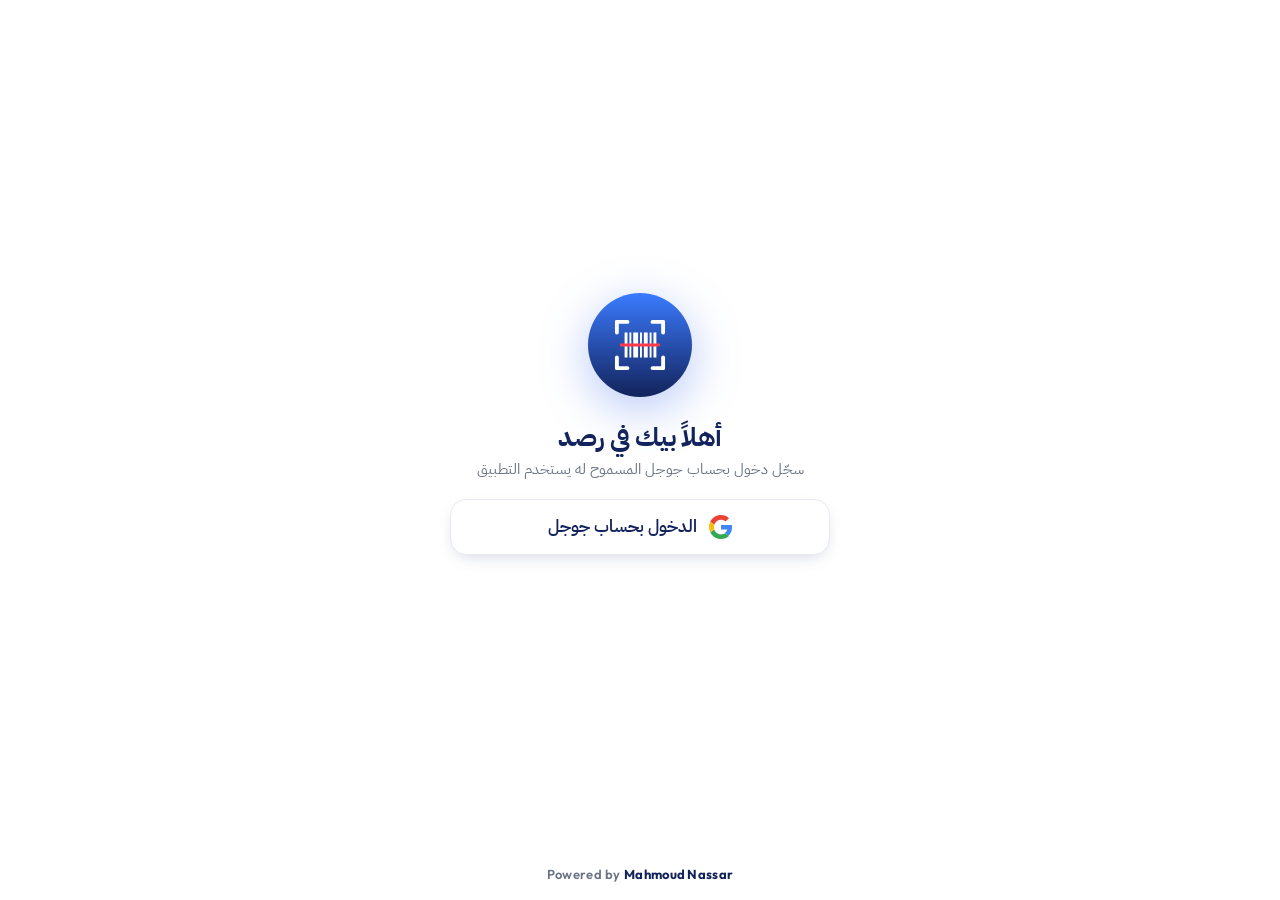
<file: rasd/index.html>
<!DOCTYPE html>
<html lang="ar" dir="rtl">
<head>
<meta charset="utf-8">
<meta name="viewport" content="width=device-width,initial-scale=1,viewport-fit=cover">
<meta name="theme-color" content="#ffffff">
<link rel="manifest" href="manifest.webmanifest">
<link rel="icon" href="icon-192.png">
<link rel="apple-touch-icon" href="icon-192.png">
<title>رصد — Rasd</title>
<script>/* set language, direction and look before anything is drawn */
try{var d0=JSON.parse(localStorage.getItem('rasd_v2')||'null');if(!d0&&window.RasdNative&&RasdNative.restore){var b0=RasdNative.restore();if(b0)d0=JSON.parse(b0)}
var s0=(d0&&d0.set)||{},h0=document.documentElement;window.__en=s0.lang==='en';
if(window.__en){h0.lang='en';h0.dir='ltr';document.title='Rasd — Barcode Scanner'}else{document.title='رصد — ماسح الباركود'}
if(s0.look&&s0.look!=='classic')h0.dataset.c=s0.look;if(s0.md==='light'||s0.md==='dark')h0.dataset.theme=s0.md}catch(e){}</script>
<link rel="stylesheet" href="fonts/fonts.css">
<style>
/* VOICE: the LoMag layout people already know, redrawn clean and modern
   IDEA: a scanner handset's home screen — big paper-sheet tiles with coloured badges
   PICTURE: the 3x2 grid of illustrated sheet icons under a wordmark banner
   COLOUR and TYPE: white work surface, navy #13235b wordmark, scan red #e63946, badge colours per action; Outfit + IBM Plex Sans Arabic, Plex Mono for codes
   LAYOUT: banner, tile grid, small bottom row; inner pages = plain app bar + list rows; centered dialogs */
:root{color-scheme:light dark;--bg:light-dark(#f6f7fb,#0b1020);--card:light-dark(#fff,#141b2d);--ink:light-dark(#13235b,#eef2fb);--txt:light-dark(#1d2433,#e7ebf3);--mute:light-dark(#6b7486,#9aa4b8);--line:light-dark(#e6e9f0,#252e44);--acc:light-dark(#2f6bff,#6f93ff);--acc2:light-dark(#eaf0ff,#1a2550);--red:#e63946;--warn:#f5a524;--warnbg:light-dark(#fff6e5,#2b2110);--bad:#e5484d;--ok:#16a34a;--pg1:light-dark(#ffffff,#26304a);--pg2:light-dark(#eef1f6,#1b2338);--pgs:light-dark(#d3d9e4,#3a4562)}
:root[data-theme=light]{color-scheme:light}:root[data-theme=dark]{color-scheme:dark}
:root[data-c=ocean]{--acc:light-dark(#0f9488,#3fd6c3);--acc2:light-dark(#e2f6f3,#0d3330);--ink:light-dark(#0b3b3a,#e6fbf8);--bg:light-dark(#f3f8f7,#08130f)}
:root[data-c=royal]{--acc:light-dark(#6a3df0,#a98bff);--acc2:light-dark(#efeaff,#241a4d);--ink:light-dark(#2a1a5e,#f0ecff);--bg:light-dark(#f6f4fc,#0e0b1d)}
:root[data-c=sunset]{--acc:light-dark(#e8590c,#ff9a4d);--acc2:light-dark(#fff0e4,#3a1e0b);--ink:light-dark(#4a2108,#fff1e6);--bg:light-dark(#fbf6f2,#140c06)}
:root[data-c=rose]{--acc:light-dark(#d6336c,#f783ac);--acc2:light-dark(#fdebf2,#3d1022);--ink:light-dark(#4a1028,#ffe9f1);--bg:light-dark(#fbf4f7,#150810)}
:root[data-c=graphite]{--acc:light-dark(#334155,#cbd5e1);--acc2:light-dark(#eceff3,#1f2633);--ink:light-dark(#0f172a,#f1f5f9);--bg:light-dark(#f4f5f7,#0b0d12)}
.btn.pri{color:light-dark(#fff,#0b1020)}
.nmw{margin-top:12px}
.tpl{display:flex;flex-direction:column;gap:10px;margin-top:12px}
.tr{display:flex;align-items:center;gap:8px;flex-wrap:wrap}
.tr>span.lb{width:22px;height:22px;border-radius:50%;background:var(--acc2);color:var(--acc);display:grid;place-items:center;font:700 12px Outfit,sans-serif;flex:none}
.chipg{display:flex;background:var(--bg);border-radius:12px;padding:4px;gap:4px}
.chipg button{min-width:58px;height:40px;padding:0 12px;border-radius:9px;font:700 15px Outfit,"IBM Plex Sans Arabic",sans-serif;color:var(--mute)}
.chipg button.on{background:var(--acc);color:#fff}
.tsel{height:48px;border-radius:12px;border:1px solid var(--line);background:var(--bg);padding:0 10px;font:700 16px Outfit,sans-serif;min-width:70px}
.npick{min-width:64px;height:48px;padding:0 14px;border-radius:14px;border:1.5px solid var(--line);background:var(--card);font:700 19px Outfit,sans-serif;color:var(--ink);display:inline-flex;align-items:center;justify-content:center;gap:6px;box-shadow:0 2px 6px #13235b12;transition:border-color .15s,box-shadow .15s}
.npick::after{content:"";width:7px;height:7px;border-right:2px solid var(--mute);border-bottom:2px solid var(--mute);transform:rotate(45deg) translateY(-2px);margin-inline-start:2px}
.npick.open{border-color:var(--acc);box-shadow:0 0 0 3px var(--acc2)}
.npw{position:relative;display:inline-block}
.ndrop{position:absolute;top:100%;left:0;right:0;width:100%;margin-top:-1.5px;z-index:6;max-height:216px;overflow-y:auto;background:var(--card);border:1.5px solid var(--acc);border-top:0;border-radius:0 0 14px 14px;box-shadow:0 14px 26px -10px #13235b55;padding:4px;display:flex;flex-direction:column;gap:2px;animation:drop .14s ease-out;scrollbar-width:none}
.ndrop::-webkit-scrollbar{display:none}
.npick.open{border-color:var(--acc);box-shadow:none;border-radius:14px 14px 0 0}
.npw:has(.ndrop.up) .npick.open{border-radius:0 0 14px 14px}
@keyframes drop{from{opacity:0;transform:translateY(-6px)}}
.ndrop.up{top:auto;bottom:100%;margin-top:0;margin-bottom:-1.5px;border-top:1.5px solid var(--acc);border-bottom:0;border-radius:14px 14px 0 0;box-shadow:0 -14px 26px -10px #13235b55}
.ndrop button{height:40px;flex:none;border-radius:9px;width:100%;font:700 17px Outfit,sans-serif;color:var(--ink);text-align:center}
.ndrop button:active{background:var(--acc2)}
.ndrop button.on{background:var(--acc);color:#fff}
.ngrid{display:grid;grid-template-columns:repeat(8,minmax(0,1fr));gap:6px;margin-top:12px;padding:10px;background:var(--bg);border-radius:16px;max-height:190px;overflow:auto;animation:pop .15s ease-out}
.ngrid button{height:38px;border-radius:10px;font:700 15px Outfit,sans-serif;color:var(--ink);background:var(--card);border:1px solid var(--line)}
.ngrid button.on{background:var(--acc);color:#fff;border-color:var(--acc)}
.ngrid button:active{transform:scale(.92)}
.fixed{height:40px;padding:0 14px;border-radius:10px;background:var(--bg);display:grid;place-items:center;font:700 15px Outfit,sans-serif;color:var(--ink);border:1px dashed var(--line)}
.nprev{margin-top:14px;background:var(--acc2);border-radius:14px;padding:12px 14px}
.nprev small{display:block;color:var(--mute);font-size:12px}
.nprev b{display:block;font:700 19px/1.3 Outfit,"IBM Plex Sans Arabic",sans-serif;color:var(--ink);word-break:break-word}
.upd{text-align:center;padding-top:22px}
.upd .ui{display:grid;place-items:center;filter:drop-shadow(0 10px 20px #2459e855)}
.upd h2{color:var(--ink)!important;font-size:22px!important}
.uv{display:flex;align-items:center;justify-content:center;gap:10px;margin-top:6px}
.pill2{background:var(--acc);color:#fff;border-radius:99px;padding:2px 12px;font:700 15px Outfit,sans-serif}
.un{list-style:none;margin:16px 20px 4px;padding:12px 14px;background:var(--bg);border-radius:16px;text-align:start;display:grid;gap:8px}
.un li{display:flex;gap:10px;align-items:flex-start;font-size:15px}
.un li svg.i{width:18px;height:18px;color:var(--ok);stroke-width:3;margin-top:3px}
.ubar{height:10px;border-radius:10px;background:var(--line);overflow:hidden;margin-top:8px}
.ubar i{display:block;height:100%;border-radius:10px;background:linear-gradient(90deg,var(--acc),#3ddc84);transition:width .2s}
.findb{display:flex;width:calc(100% - 28px);margin:12px 14px 0;min-height:56px;font-size:16px}
.cbar{display:flex;gap:8px;overflow-x:auto;padding:12px 14px 4px;scrollbar-width:none}.cbar::-webkit-scrollbar{display:none}
.cchip{flex:none;display:inline-flex;align-items:center;gap:7px;height:40px;padding:0 14px;border-radius:99px;background:var(--card);border:1.5px solid var(--line);font-weight:600;font-size:14px;color:var(--txt);white-space:nowrap}
.cchip i{width:10px;height:10px;border-radius:50%;background:var(--cc)}
.cchip b{font:700 12px Outfit,sans-serif;background:var(--bg);color:var(--mute);border-radius:99px;padding:1px 8px}
.cchip.on{border-color:var(--cc,var(--acc));background:var(--cc,var(--acc));color:#fff}.cchip.on i{background:#fff}.cchip.on b{background:#ffffff33;color:#fff}
.cchip.add{color:var(--acc);border-style:dashed}.cchip.add svg.i{width:18px;height:18px}
.cpk{display:flex;flex-wrap:wrap;gap:8px}
.cnew{display:flex;gap:8px;margin-top:10px}.cnew.hide{display:none}
.ctag{display:inline-flex;align-items:center;gap:5px;font-size:12px;font-weight:600;color:var(--cc);background:color-mix(in srgb,var(--cc) 12%,transparent);border-radius:99px;padding:0 8px;margin-inline-end:6px}
.crow{display:flex;align-items:center;gap:10px;margin-top:10px}.crow i{width:14px;height:14px;border-radius:50%;flex:none}.crow .f{height:46px}
.dd{position:relative;width:100%}
.dd.sm{width:auto;min-width:112px}
.ddb{width:100%;height:52px;border-radius:14px;border:1.5px solid var(--line);background:var(--card);padding:0 14px;display:flex;align-items:center;justify-content:space-between;gap:10px;font-size:17px;font-weight:600;color:var(--ink);text-align:start;box-shadow:0 2px 6px #13235b10}
.dd.sm .ddb{height:48px;font:700 17px "IBM Plex Mono",monospace}
.ddb span{overflow:hidden;text-overflow:ellipsis;white-space:nowrap;unicode-bidi:plaintext}
.ddb::after{content:"";flex:none;width:8px;height:8px;border-right:2px solid var(--mute);border-bottom:2px solid var(--mute);transform:rotate(45deg) translateY(-3px);transition:transform .15s}
.dd.open .ddb{border-color:var(--acc);border-radius:14px 14px 0 0;box-shadow:none}.dd.open .ddb::after{transform:rotate(225deg) translate(-2px,-1px);border-color:var(--acc)}
.dd.open.up .ddb{border-radius:0 0 14px 14px}
.ddl{position:absolute;top:100%;left:0;right:0;margin-top:-1.5px;z-index:8;max-height:260px;overflow-y:auto;background:var(--card);border:1.5px solid var(--acc);border-top:0;border-radius:0 0 14px 14px;box-shadow:0 16px 30px -12px #13235b66;padding:5px;display:flex;flex-direction:column;gap:2px;animation:drop .14s ease-out;scrollbar-width:none}
.ddl::-webkit-scrollbar{display:none}
.dd.up .ddl{top:auto;bottom:100%;margin:0 0 -1.5px;border-top:1.5px solid var(--acc);border-bottom:0;border-radius:14px 14px 0 0;box-shadow:0 -16px 30px -12px #13235b66}
.ddo{min-height:46px;flex:none;border-radius:10px;padding:0 12px;text-align:start;font-size:16px;font-weight:500;color:var(--txt);unicode-bidi:plaintext}
.dd.sm .ddo{font:700 16px "IBM Plex Mono",monospace;text-align:center}
.ddo:active{background:var(--acc2)}.ddo.on{background:var(--acc);color:#fff;font-weight:700}
.bkst{display:flex;align-items:center;gap:12px;margin-top:14px;padding:12px 14px;border:1px solid var(--line);border-radius:16px;background:var(--bg)}
.bkst .g{flex:1;min-width:0}
.swrow{display:flex;align-items:center;gap:12px;margin:12px 0 0;padding:12px 14px;border-radius:16px;background:var(--bg);color:var(--txt);font-size:16px;cursor:pointer}
.swrow .g{flex:1;min-width:0;display:flex;flex-direction:column}.swrow small,.arow small{font-size:13px;color:var(--mute);line-height:1.35}
.sw2{appearance:none;-webkit-appearance:none;width:52px;height:30px;border-radius:99px;background:var(--line);position:relative;flex:none;transition:background .2s;cursor:pointer;margin:0}
.sw2::after{content:"";position:absolute;top:3px;inset-inline-start:3px;width:24px;height:24px;border-radius:50%;background:#fff;box-shadow:0 1px 4px #0003;transition:transform .2s}
.sw2:checked{background:var(--acc)}.sw2:checked::after{transform:translateX(22px)}[dir=rtl] .sw2:checked::after{transform:translateX(-22px)}
.alist{display:flex;flex-direction:column;gap:6px;margin-top:12px}
.arow{display:flex;align-items:center;gap:12px;width:100%;padding:10px 12px;border-radius:16px;text-align:start;min-height:64px}
.arow:active{background:var(--acc2)}
.arow .aic{width:44px;height:44px;border-radius:14px;display:grid;place-items:center;color:#fff;flex:none}.arow .aic svg.i{width:22px;height:22px}
.arow .g{flex:1;min-width:0;display:flex;flex-direction:column}.arow b{font-size:16px}.arow .chev{display:grid;color:var(--mute)}.arow .chev svg{width:20px;height:20px}
#gate{position:fixed;inset:0;z-index:95;background:var(--card);display:flex;flex-direction:column;align-items:center;transition:opacity .3s;padding:env(safe-area-inset-top) 24px env(safe-area-inset-bottom)}
#gate.gone{opacity:0;pointer-events:none}
#gate .gw{flex:1;display:flex;flex-direction:column;align-items:center;justify-content:center;text-align:center;max-width:380px;width:100%}
#gate .glogo{filter:drop-shadow(0 12px 24px #2459e855);margin-bottom:10px}
#gate h1{font:800 26px/1.25 Outfit,"IBM Plex Sans Arabic",sans-serif;color:var(--ink);margin:6px 0 4px}
#gate p{color:var(--mute);margin:0 0 18px;font-size:15px}
#gate .gmail{background:var(--acc2);color:var(--ink);border-radius:12px;padding:8px 14px;font-weight:600;margin-bottom:16px;word-break:break-all}
#gate .gbtn{width:100%;height:56px;border-radius:16px;background:var(--card);border:1.5px solid var(--line);display:flex;align-items:center;justify-content:center;gap:12px;font-weight:600;font-size:17px;color:var(--ink);box-shadow:0 6px 18px -8px #13235b44}
#gate .gbtn:active{transform:scale(.98);background:var(--acc2)}
#gate .glink{margin-top:14px;color:var(--acc);font-weight:600;padding:8px 14px}
#gate .bpw{padding:18px 0;color:var(--mute);font-size:13px}
.aic.ua{width:44px;height:44px;border-radius:14px;display:grid;place-items:center;color:#fff;background:linear-gradient(#6aa8ff,#2459e8);flex:none}
.mseg button{flex:1;display:flex;align-items:center;justify-content:center;gap:6px;min-height:42px}.mseg svg.i{width:18px;height:18px}
.g2{display:grid;grid-template-columns:1fr 1fr;gap:10px}.g2>div{min-width:0}.g2 .f{width:100%}
.uph{display:flex;align-items:center;justify-content:space-between;gap:8px}.uph .btn{min-height:38px;padding:0 12px;font-size:14px;margin-top:14px}
.upr .meta{font-size:13px}
.ib.ra{width:40px;height:40px}.ib.ra span{width:34px;height:34px;border-radius:11px;display:grid;place-items:center;color:#fff}.ib.ra svg.i{width:18px;height:18px}
.upck{color:#139a4b;display:grid;place-items:center}.upck svg{width:20px;height:20px}
[data-lp]{-webkit-user-select:none;user-select:none;-webkit-touch-callout:none}
.upof{font-size:13px;font-weight:700;background:var(--acc2);color:var(--acc);border-radius:99px;padding:3px 10px;margin-inline-start:6px;vertical-align:middle}
.rqn{display:inline-grid;place-items:center;min-width:22px;height:22px;padding:0 6px;border-radius:99px;background:var(--red);color:#fff;font-size:12px;font-weight:800;vertical-align:middle}
.ib.rqb{width:40px;height:40px;border-radius:12px;background:var(--bg);color:var(--bad)}.ib.rqb.ok{background:#16a34a;color:#fff}.ib.rqb svg{width:20px;height:20px}
#gate .gbtn.rq{background:var(--acc);color:#fff;border-color:var(--acc)}#gate .gbtn.rq svg{width:22px;height:22px}
#gate .gnote{color:var(--ok);font-weight:600;margin-top:10px;font-size:15px}
.upinfo{display:flex;align-items:center;gap:12px;margin-top:12px;padding:12px 14px;border-radius:16px;background:var(--acc2);color:var(--ink)}
.upinfo .xl{width:34px;height:40px;flex:none}.upinfo .g{flex:1;min-width:0;display:flex;flex-direction:column;gap:2px}.upinfo b{font-size:16px;text-align:start}
.upinfo span{color:var(--mute);font-size:13px}.upinfo .upd{color:var(--ok);font-weight:700;display:inline-flex;align-items:center;gap:3px}.upinfo .upd svg{width:14px;height:14px}
.tarow{display:flex;align-items:center;gap:12px;margin-top:12px;padding:10px 12px;border:1px solid var(--line);border-radius:16px}
.tarow .g{flex:1;min-width:0;display:flex;flex-direction:column}.tarow small{color:var(--mute);font-size:12px}.tarow b{font-size:16px;color:var(--ink)}
.btn.sm2{min-height:38px;padding:0 12px;font-size:14px;flex:none}.btn.sm2 svg{width:16px;height:16px}
.scards{display:flex;flex-direction:column;gap:8px;margin-top:8px}
.scard{display:flex;align-items:center;gap:12px;width:100%;padding:10px 12px;border-radius:16px;border:1.5px solid var(--line);background:var(--card);text-align:start;position:relative;transition:border-color .15s,background .15s}
.scard.on{border-color:var(--acc);background:var(--acc2);box-shadow:0 0 0 3px color-mix(in srgb,var(--acc) 18%,transparent)}
.scard .g,.slot .g{flex:1;min-width:0;display:flex;flex-direction:column}.scard b,.slot b{font-size:16px;color:var(--ink)}.scard small,.slot small{color:var(--mute);font-size:13px}
.sd{flex:none;min-width:58px;height:44px;padding:0 8px;border-radius:12px;display:grid;place-items:center;background:linear-gradient(#ffc145,#ef8a00);color:#fff;font-weight:800;font-size:14px}
.scard em{font-style:normal;font-size:11px;font-weight:800;color:var(--ok);background:color-mix(in srgb,var(--ok) 14%,transparent);border-radius:99px;padding:3px 8px;flex:none}
.scard .rd{width:24px;height:24px;border-radius:50%;border:2px solid var(--line);display:grid;place-items:center;flex:none;color:transparent}.scard .rd svg{width:14px;height:14px;stroke-width:3}
.scard.on .rd{background:var(--acc);border-color:var(--acc);color:#fff}
.slots{display:flex;flex-direction:column;gap:8px;margin-top:8px}.slot{display:flex;align-items:center;gap:12px;padding:8px 8px 8px 12px;border:1px solid var(--line);border-radius:16px}
.slot.empty2{color:var(--mute);justify-content:center;padding:14px;border-style:dashed}
.sadd{margin-top:14px;padding:12px 14px;border-radius:16px;background:var(--bg)}.sadh{display:flex;align-items:center;gap:6px;color:var(--acc);font-size:15px}.sadh svg{width:18px;height:18px}
.dchips{display:flex;flex-wrap:wrap;gap:6px;margin-top:10px}.dchips button{min-height:36px;padding:0 12px;border-radius:99px;border:1.5px solid var(--line);background:var(--card);font-weight:700;font-size:14px;color:var(--txt)}
.dchips button.on{border-color:var(--acc);background:var(--acc);color:#fff}
.swrow small{font-weight:400}
.pchips{display:flex;flex-wrap:wrap;gap:8px;margin-top:8px}
.pchip{display:inline-flex;align-items:center;gap:6px;min-height:36px;padding:0 14px;border-radius:99px;border:1.5px solid var(--line);background:var(--card);color:var(--ink);font-size:15px;font-weight:600}
.pchip.on{border-color:var(--acc);background:var(--acc2);color:var(--acc)}.pchip.ed{padding-inline-end:4px}
.pchip.ed button{width:28px;height:28px;border-radius:50%;display:grid;place-items:center;color:var(--mute)}.pchip.ed svg{width:16px;height:16px}
.prh{margin:16px 0 0;font-size:16px}.padd{display:flex;gap:8px;margin-top:10px}.padd .f{flex:1;min-width:0;margin:0}.padd .btn{flex:none;min-height:48px;padding:0 14px}
.sumg{display:grid;grid-template-columns:repeat(3,minmax(0,1fr));gap:8px;margin-top:12px}
.sumg div{background:var(--acc2);border-radius:14px;padding:10px 8px;text-align:center}
.sumg b{display:block;font:700 20px/1.2 Outfit,"IBM Plex Sans Arabic",sans-serif;color:var(--ink)}
.sumg span{font-size:12px;color:var(--mute)}
.opt.sm{min-height:44px;font-size:15px}
.swatches{display:grid;grid-template-columns:repeat(3,minmax(0,1fr));gap:10px;padding:8px 0}
.sw{border:2px solid var(--line);border-radius:18px;padding:10px 6px;display:flex;flex-direction:column;align-items:center;gap:6px;font-weight:600;font-size:14px;background:var(--card)}
.sw.on{border-color:var(--acc);box-shadow:0 0 0 3px var(--acc2)}
.sw span{width:42px;height:42px;border-radius:50%;display:grid;place-items:center;color:#fff}
*{box-sizing:border-box;min-width:0;-webkit-tap-highlight-color:transparent}
html,body{margin:0}
body{background:var(--bg);color:var(--txt);font:16px/1.55 "IBM Plex Sans Arabic",Outfit,system-ui,sans-serif;overflow-x:clip;min-height:100vh}
button,input,select{font:inherit;color:inherit}
button{cursor:pointer;border:0;background:none;padding:0}
button:focus-visible,input:focus-visible,select:focus-visible{outline:2px solid var(--acc);outline-offset:2px}
.mono{font-family:"IBM Plex Mono",ui-monospace,monospace;direction:ltr;unicode-bidi:isolate}
svg.i{width:24px;height:24px;fill:none;stroke:currentColor;stroke-width:2;stroke-linecap:round;stroke-linejoin:round;flex:none}
[dir=ltr] .flip{transform:scaleX(-1)}
.wrap{max-width:720px;margin:auto}
/* banner */
.banner{background:var(--card);padding:calc(14px + env(safe-area-inset-top)) 18px 18px;border-bottom:1px solid var(--line)}
.banner .in{display:flex;align-items:center;gap:16px}
.qr{width:72px;height:72px;flex:none}
.wm{flex:1}
.wm b{display:block;font:800 46px/1 Outfit,"IBM Plex Sans Arabic",sans-serif;color:var(--ink);letter-spacing:-.5px}
.wm .ln{height:3px;background:linear-gradient(90deg,var(--red),#ff8a8a 70%,transparent);border-radius:3px;margin:8px 0 6px;position:relative}
[dir=rtl] .wm .ln{background:linear-gradient(270deg,var(--red),#ff8a8a 70%,transparent)}
.wm .ln::after{content:"";position:absolute;top:-4px;inset-inline-end:18%;width:10px;height:10px;border-radius:50%;background:#fff;box-shadow:0 0 0 2px var(--red),0 0 14px 4px #e6394699}
.wm span{font:700 14px/1 Outfit,"IBM Plex Sans Arabic",sans-serif;color:var(--red);letter-spacing:.32em}
[dir=rtl] .wm span{letter-spacing:.05em;font-size:16px}
/* tiles */
.tiles{display:grid;grid-template-columns:repeat(3,minmax(0,1fr));gap:8px 6px;padding:18px 10px 8px}
.tile{display:flex;flex-direction:column;align-items:center;gap:6px;padding:8px 2px 10px;border-radius:20px;transition:background .15s,transform .12s}
.tile:active{transform:scale(.95);background:var(--acc2)}
@media(hover:hover){.tile:hover{background:var(--card)}}
.tile svg{width:min(26vw,128px);height:auto;aspect-ratio:1;filter:drop-shadow(0 8px 10px #13235b1f)}
.tile b{font-weight:600;font-size:clamp(14px,3.8vw,17px);line-height:1.3;text-align:center;color:var(--txt)}
.lastbar{margin:0 14px;background:var(--card);border:1px solid var(--line);border-radius:16px;padding:10px 12px;display:flex;align-items:center;gap:10px}
.lastbar .g{flex:1;overflow:hidden}
.lastbar b{display:block;overflow:hidden;text-overflow:ellipsis;white-space:nowrap}
.minirow{display:grid;grid-template-columns:repeat(4,minmax(0,1fr));justify-items:center;gap:4px;border-top:1px solid var(--line);margin-top:16px;padding:16px 10px 40px}
.mini{display:flex;flex-direction:column;align-items:center;gap:6px;min-width:0;width:100%;padding:6px 2px;font-size:13px;text-align:center;line-height:1.3;border-radius:16px;color:var(--mute);font-weight:500}
.bkdot{position:absolute;top:-5px;inset-inline-end:-5px;width:16px;height:16px;border-radius:50%;border:3px solid var(--card);background:#9aa4b8;box-sizing:content-box;box-shadow:0 1px 3px #0003}.mini .bkdot{top:-1px;inset-inline-end:-1px}
.bkdot.g{background:#16a34a}.bkdot.r{background:#e5484d}.bkdot.b{background:#f5a524}
.mini .c{width:58px;height:58px;border-radius:50%;display:grid;place-items:center;color:#fff;font:700 18px Outfit,sans-serif}
/* app bar */
.bar{background:var(--card);border-bottom:1px solid var(--line);position:sticky;top:0;z-index:5;padding:env(safe-area-inset-top) 6px 0;box-shadow:0 4px 16px -12px #13235b55}
.bar .in{display:flex;align-items:center;gap:2px;min-height:62px}
.bar h1{flex:1;margin:0 6px;font-size:20px;font-weight:600;overflow:hidden;text-overflow:ellipsis;white-space:nowrap;color:var(--ink)}
.ib{width:46px;height:46px;border-radius:12px;display:grid;place-items:center;flex:none;color:var(--ink)}
.ib:active{background:var(--acc2)}
.ib.tint{color:#fff}
.ib.tint span{width:38px;height:38px;border-radius:11px;display:grid;place-items:center}
.ib.tint svg.i{width:21px;height:21px}
main{padding:8px 0 120px}
.sum{display:flex;gap:16px;padding:10px 18px;color:var(--mute);font-size:14px;border-bottom:1px solid var(--line);background:var(--card)}
.sum b{color:var(--ink);font-size:16px}
/* rows */
.rowi{display:flex;align-items:center;gap:12px;padding:10px 12px 10px 14px;border-bottom:1px solid var(--line);background:var(--card);width:100%;text-align:start;min-height:72px}
[dir=rtl] .rowi{padding:10px 14px 10px 12px}
.rowi .g{flex:1;overflow:hidden;text-align:start}
.rowi h3{margin:0;font-size:17px;font-weight:500;overflow:hidden;text-overflow:ellipsis;white-space:nowrap}
.meta{font-size:13px;color:var(--mute)}
.xl{width:44px;height:50px;flex:none}
.xb{color:var(--bad)}.eb{color:var(--acc)}.chev{color:var(--mute)}
.xb .i,.eb .i{stroke-width:2.6}
.rec .kv2{display:grid;grid-template-columns:auto minmax(0,1fr);gap:0 12px;align-items:baseline}
.rec .kv2 span{font-size:13px;color:var(--mute)}
.rec .kv2 b{font-size:18px;font-weight:600;word-break:break-all}
.rec .num{font-family:Outfit,sans-serif;font-size:20px;font-weight:700;color:var(--ink)}
.ckc{width:28px;height:28px;border-radius:50%;border:2px solid var(--mute);display:grid;place-items:center;flex:none;color:#fff}.ckc.on{background:var(--acc);border-color:var(--acc)}.ckc svg.i{width:18px;height:18px;stroke-width:3}
.rowi.picked{background:var(--acc2)}
.btn[disabled]{opacity:.45}
.empty{text-align:center;padding:56px 24px;color:var(--mute)}
.empty h3{color:var(--txt);margin:10px 0 4px}
.search{display:block;width:calc(100% - 28px);margin:12px 14px;height:48px;border-radius:14px;border:1px solid var(--line);background:var(--card);padding:0 16px;font-size:16px}
.dock{position:fixed;inset:auto 0 0 0;padding:12px 14px calc(12px + env(safe-area-inset-bottom));background:linear-gradient(transparent,var(--bg) 35%);z-index:4}
.dock .in{max-width:720px;margin:auto;display:flex;gap:8px}
.btn{min-height:52px;border-radius:14px;padding:0 18px;display:inline-flex;align-items:center;justify-content:center;gap:8px;font-weight:600;background:var(--card);border:1px solid var(--line)}
.btn.pri{background:var(--acc);color:#fff;border:0;flex:1;font-size:17px}
.btn.bad{background:var(--bad);color:#fff;border:0}
.btn.warn{background:var(--warn);color:#1b1300;border:0}
.btn.full{width:100%}
/* settings */
.sh{font-size:15px;color:var(--mute);margin:0;padding:14px 16px 6px;font-weight:600}
.grp{background:var(--card);border-block:1px solid var(--line);padding:2px 16px 8px}
.opt{display:flex;align-items:center;gap:14px;min-height:52px;width:100%;text-align:start;font-size:17px}
.opt i{width:24px;height:24px;border-radius:50%;border:2px solid var(--mute);flex:none;transition:border .15s}
.opt.on i{border:7px solid var(--acc)}
.fmts{display:grid;grid-template-columns:repeat(2,minmax(0,1fr));gap:0 12px}
.ck{display:flex;align-items:center;gap:12px;min-height:48px;font-size:16px}
.ck input{width:24px;height:24px;accent-color:var(--acc);flex:none}
.step{display:flex;align-items:center;justify-content:space-between;gap:12px;min-height:64px}
.ctl{display:flex;align-items:center;gap:6px}
.ctl button{width:48px;height:48px;border-radius:12px;border:1.5px solid var(--acc);color:var(--acc);font-size:24px;font-weight:600}
.ctl output{min-width:52px;text-align:center;font:700 20px Outfit,sans-serif}
.sel{height:48px;border-radius:12px;border:1px solid var(--line);background:var(--bg);padding:0 12px;font-size:16px}
.seg{display:flex;background:var(--bg);border-radius:12px;padding:4px;gap:4px}
.seg button{height:40px;padding:0 16px;border-radius:9px;font-weight:600;color:var(--mute)}
.seg button{white-space:nowrap}
.step.col{flex-direction:column;align-items:stretch;gap:8px;padding:10px 0}
.seg.full{width:100%;justify-content:space-between}.seg.full button{flex:1 1 auto;min-width:max-content;padding:0 14px}
.seg button.on{background:var(--card);color:var(--acc);box-shadow:0 1px 4px #0002}
/* dialog */
.veil{position:fixed;inset:0;background:#0b1020a0;z-index:50;display:none;align-items:center;justify-content:center;padding:16px}
.veil.on{display:flex}
.veil{padding-bottom:calc(var(--kb,0px) + 12px)}
.veil .sheet{max-height:calc(100% - 8px)}
.veil.top{align-items:flex-start;padding-top:calc(env(safe-area-inset-top) + 64px)}
.veil.top .sheet{animation:popd .16s ease-out}
@keyframes popd{from{transform:translateY(-10px);opacity:0}}
.sheet{background:var(--card);width:100%;max-width:440px;border-radius:22px;padding:0 0 16px;max-height:90vh;overflow:auto;animation:pop .18s ease-out;box-shadow:0 30px 60px -20px #000a}
@keyframes pop{from{transform:scale(.94);opacity:0}}
@media(prefers-reduced-motion:reduce){.sheet,.tile{animation:none;transition:none}}
.sheet h2{margin:0;padding:20px 20px 14px;font-size:20px;color:var(--acc);border-bottom:3px solid var(--acc);display:flex;gap:8px;align-items:center}
.sheet h2.w{color:#c27800;border-color:var(--warn)}
.sb{padding:4px 20px 0}
label{display:block;font-size:14px;color:var(--mute);margin:14px 0 4px}
.f{width:100%;height:52px;border-radius:12px;border:1px solid var(--line);background:var(--bg);padding:0 14px;font-size:17px}
.acts{display:flex;gap:8px;margin-top:18px}.acts>*{flex:1}
.sendg{display:grid;grid-template-columns:repeat(3,minmax(0,1fr));gap:6px;margin-top:14px}
.sendg button{white-space:nowrap;border-radius:16px;padding:12px 4px;display:flex;flex-direction:column;align-items:center;gap:8px;font-weight:600;font-size:14px;text-align:center;line-height:1.3}
.sendg button:active{background:var(--acc2)}
.sendg svg{width:64px;height:64px}.sendg small{display:block;font-size:12px}
.dup{background:var(--warnbg);border:1.5px solid var(--warn);border-radius:16px;padding:14px;margin:14px 0 8px}
.dup .code{font-size:20px;font-weight:600;word-break:break-all}
.kv{display:grid;grid-template-columns:auto 1fr;gap:4px 14px;margin:8px 0 0;font-size:15px}
.kv dt{color:var(--mute)}.kv dd{margin:0;font-weight:600}
.big{font:700 32px/1.1 Outfit,sans-serif;color:#c27800}
/* scanner */
#scan{position:fixed;top:0;left:0;right:0;height:var(--scanH,100%);background:#000;z-index:40;display:none;color:#fff;overflow:hidden}
#scan.on{display:block;animation:scanIn .2s ease-out}
@keyframes scanIn{from{opacity:0}}
.box{will-change:transform;contain:layout}
.box b{will-change:transform}
#vid{position:absolute;inset:0;width:100%;height:100%;object-fit:cover;background:#000;opacity:0;transition:opacity .25s}
#vid.live{opacity:1}
#vid::-webkit-media-controls,#vid::-webkit-media-controls-start-playback-button,#vid::-webkit-media-controls-overlay-play-button{display:none!important;-webkit-appearance:none}
.shade{position:absolute;inset:0;pointer-events:none}
.box{position:absolute;left:50%;top:40%;transform:translate(-50%,-50%);width:min(82vw,380px);height:min(56vw,240px);border-radius:26px;box-shadow:0 0 0 200vmax #0009;transition:box-shadow .2s}
.box i{position:absolute;width:44px;height:44px;border:5px solid #fff;filter:drop-shadow(0 0 6px #0008);transition:border-color .15s}
.box i:nth-child(1){top:-3px;left:-3px;border-right:0;border-bottom:0;border-radius:24px 0 0 0}
.box i:nth-child(2){top:-3px;right:-3px;border-left:0;border-bottom:0;border-radius:0 24px 0 0}
.box i:nth-child(3){bottom:-3px;left:-3px;border-right:0;border-top:0;border-radius:0 0 0 24px}
.box i:nth-child(4){bottom:-3px;right:-3px;border-left:0;border-top:0;border-radius:0 0 24px 0}
.box b{position:absolute;left:14px;right:14px;top:50%;height:3px;border-radius:3px;background:linear-gradient(90deg,transparent,#ff3b3b 20%,#ff3b3b 80%,transparent);box-shadow:0 0 14px #ff3b3b;animation:sweep 1.5s ease-in-out infinite alternate}
@keyframes sweep{from{transform:translateY(-90px)}to{transform:translateY(90px)}}
@media(prefers-reduced-motion:reduce){.box b{animation:none}}
.box.hit i{border-color:#3ddc84}.box.hit b{background:#3ddc84;box-shadow:0 0 18px #3ddc84}
.box.dup i{border-color:#f5a524}.box.dup b{background:#f5a524}
.hint{position:absolute;left:0;right:0;top:calc(40% + min(28vw,120px) + 22px);text-align:center;font-weight:600;font-size:15px;text-shadow:0 1px 6px #000c;display:flex;flex-direction:column;align-items:center;gap:12px}
.zoom{pointer-events:auto;background:#0009;border:1.5px solid #ffffff55;color:#fff;border-radius:99px;min-width:56px;height:40px;padding:0 14px;font:700 15px Outfit,sans-serif;}
#nocam{position:absolute;inset:0;display:none;flex-direction:column;align-items:center;justify-content:center;gap:14px;padding:24px;text-align:center;background:#13235b;z-index:2}
#nocam.on{display:flex}
#nocam p{margin:0;opacity:.8;max-width:320px}
.stop{position:absolute;top:0;left:0;right:0;padding:calc(12px + env(safe-area-inset-top)) 14px 30px;display:flex;align-items:center;gap:10px;z-index:3;background:linear-gradient(#000a,transparent)}
.glass{background:#00000059!important;width:48px;height:48px;border-radius:50%;display:grid;place-items:center;background:#ffffff22;color:#fff;border:1px solid #ffffff2a;flex:none}
.glass.on{background:#ffd54a;color:#1b1300}
.fname{flex:1;text-align:center;line-height:1.25;overflow:hidden}
.fname b{display:block;font-size:16px;overflow:hidden;text-overflow:ellipsis;white-space:nowrap}
.fname span{font-size:13px;opacity:.75}
.sbot{position:absolute;left:0;right:0;bottom:0;z-index:3;background:#0b1020f2;border-radius:26px 26px 0 0;padding:16px 16px calc(16px + env(safe-area-inset-bottom))}
.lastcard{display:flex;align-items:center;gap:12px;min-height:56px;background:#ffffff12;border-radius:18px;padding:8px 14px}
.lastcard .ok{width:36px;height:36px;border-radius:50%;background:#16a34a;display:grid;place-items:center;flex:none}
.lastcard .ok.idle{background:#ffffff22}
.lastcard .g{flex:1;overflow:hidden}
.lastcard small{display:block;opacity:.65;font-size:12px}
.lastcard b{display:block;font-size:17px;overflow:hidden;text-overflow:ellipsis;white-space:nowrap}
.pill{background:var(--acc);border-radius:12px;padding:4px 12px;font:700 17px Outfit,sans-serif;flex:none}
.sacts{display:grid;grid-template-columns:1fr 1fr 1.4fr;gap:10px;margin-top:12px}
.sacts button{height:56px;border-radius:18px;background:#ffffff16;color:#fff;font-weight:600;display:flex;align-items:center;justify-content:center;gap:8px;font-size:15px}
.sacts button.done{background:var(--acc);font-size:17px}
.toast{position:fixed;top:calc(16px + env(safe-area-inset-top));left:50%;transform:translateX(-50%);background:#13235b;color:#fff;padding:10px 18px;border-radius:14px;z-index:90;font-weight:500;opacity:0;transition:opacity .2s;pointer-events:none;max-width:90vw;text-align:center}
.toast.on{opacity:1}.toast.ok{background:var(--ok)}.toast.bad{background:var(--bad)}
.help .it{display:flex;gap:14px;padding:14px 16px;border-bottom:1px solid var(--line);background:var(--card)}
.help .it svg{width:54px;height:54px;flex:none}
.help h3{margin:0 0 2px;font-size:17px;color:var(--ink)}
.help p{margin:0;color:var(--mute);font-size:15px}
.hide{display:none!important}
#boot{position:fixed;inset:0;z-index:100;background:var(--card);display:flex;flex-direction:column;align-items:center;justify-content:center;transition:opacity .4s}
#boot.gone{opacity:0;pointer-events:none}
.bw{display:flex;flex-direction:column;align-items:center;gap:10px;flex:1;justify-content:center}
.blogo{filter:drop-shadow(0 12px 24px #2459e855);animation:bpop .5s ease-out}
@keyframes bpop{from{transform:scale(.8);opacity:0}}
.bname{font:800 38px/1.1 Outfit,"IBM Plex Sans Arabic",sans-serif;color:var(--ink);margin-top:6px}
.bsub{color:var(--mute);font-size:15px}
.bbar{width:132px;height:5px;border-radius:5px;background:var(--line);overflow:hidden;margin-top:16px;position:relative;contain:strict;transform:translateZ(0)}
.bbar i{position:absolute;inset:0 auto 0 0;width:45%;border-radius:5px;background:linear-gradient(90deg,transparent,var(--acc) 30%,var(--acc) 70%,transparent);will-change:transform;animation:bload 1.15s cubic-bezier(.45,0,.55,1) infinite}
@keyframes bload{from{transform:translate3d(-110%,0,0)}to{transform:translate3d(230%,0,0)}}
[dir=rtl] .bbar i{inset:0 0 0 auto;animation-name:bloadr}@keyframes bloadr{from{transform:translate3d(110%,0,0)}to{transform:translate3d(-230%,0,0)}}
@media(prefers-reduced-motion:reduce){.blogo,.bbar i{animation:none}}
.bpw,.pwr{font:500 13px Outfit,sans-serif;color:var(--mute);letter-spacing:.3px}
.bpw{padding:0 0 calc(28px + env(safe-area-inset-bottom))}
.bpw b,.pwr b{color:var(--ink);font-weight:700}
.pwr{text-align:center;padding:4px 0 34px}
</style>
</head>
<body>
<svg width="0" height="0" style="position:absolute" aria-hidden="true"><defs>
<linearGradient id="gPg" x1="0" y1="0" x2="1" y2="1"><stop offset="0" stop-color="var(--pg1)"/><stop offset="1" stop-color="var(--pg2)"/></linearGradient>
<linearGradient id="gGreen" x1="0" y1="0" x2="0" y2="1"><stop offset="0" stop-color="#3ddc84"/><stop offset="1" stop-color="#139a4b"/></linearGradient>
<linearGradient id="gAmber" x1="0" y1="0" x2="0" y2="1"><stop offset="0" stop-color="#ffc145"/><stop offset="1" stop-color="#ef8a00"/></linearGradient>
<linearGradient id="gBlue" x1="0" y1="0" x2="0" y2="1"><stop offset="0" stop-color="#6aa8ff"/><stop offset="1" stop-color="#2459e8"/></linearGradient>
<linearGradient id="gViolet" x1="0" y1="0" x2="0" y2="1"><stop offset="0" stop-color="#a98bff"/><stop offset="1" stop-color="#6a3df0"/></linearGradient>
<linearGradient id="gSlate" x1="0" y1="0" x2="0" y2="1"><stop offset="0" stop-color="#b9c2d3"/><stop offset="1" stop-color="#6c7890"/></linearGradient>
<linearGradient id="gRed" x1="0" y1="0" x2="0" y2="1"><stop offset="0" stop-color="#ff7a85"/><stop offset="1" stop-color="#d92b3a"/></linearGradient>
<linearGradient id="gTeal" x1="0" y1="0" x2="0" y2="1"><stop offset="0" stop-color="#3fd6c3"/><stop offset="1" stop-color="#0f9488"/></linearGradient>
</defs></svg>
<div id="boot" aria-hidden="true"><div class="bw"><div class="blogo"><svg viewBox="0 0 108 108" width="104" height="104"><defs><linearGradient id="bg1" x1="0" y1="0" x2="0" y2="1"><stop offset="0" stop-color="#3b7bff"/><stop offset="1" stop-color="#13235b"/></linearGradient></defs><circle cx="54" cy="54" r="54" fill="url(#bg1)"/><g fill="#fff"><rect x="28" y="28" width="15" height="4" rx="2"/><rect x="28" y="28" width="4" height="15" rx="2"/><rect x="65" y="28" width="15" height="4" rx="2"/><rect x="76" y="28" width="4" height="15" rx="2"/><rect x="28" y="76" width="15" height="4" rx="2"/><rect x="28" y="65" width="4" height="15" rx="2"/><rect x="65" y="76" width="15" height="4" rx="2"/><rect x="76" y="65" width="4" height="15" rx="2"/><rect x="38" y="41" width="3" height="26"/><rect x="43" y="41" width="2" height="26"/><rect x="47" y="41" width="5" height="26"/><rect x="54" y="41" width="2" height="26"/><rect x="58" y="41" width="4" height="26"/><rect x="64" y="41" width="2" height="26"/><rect x="68" y="41" width="3" height="26"/></g><rect x="33" y="52.5" width="42" height="3" rx="1.5" fill="#ff3b4b"/></svg></div><div class="bname" id="bootName">رصد</div><div class="bsub" id="bootSub">ماسح الباركود والجرد</div><div class="bbar"><i></i></div></div><div class="bpw" dir="ltr">Powered by <b>Mahmoud Nassar</b></div></div>
<script>if(window.__en){document.getElementById('bootName').textContent='Rasd';document.getElementById('bootSub').textContent='Barcode scanner & inventory'}</script>
<div id="app"></div>

<div id="scan">
  <video id="vid" playsinline muted autoplay disablepictureinpicture poster="[data-uri]"></video>
  <div class="shade"><div class="box" id="box"><i></i><i></i><i></i><i></i><b></b></div><div class="hint"><span data-t="aim"></span><button class="zoom hide" id="zoomBtn" data-act="zoom">1×</button></div></div>
  <div id="nocam"><svg class="i" style="width:56px;height:56px;opacity:.85" viewBox="0 0 24 24"><path d="M4 8h3l2-3h6l2 3h3v11H4z"/><circle cx="12" cy="13" r="3.5"/></svg><b style="font-size:18px" data-t="camNA"></b><p id="nocamMsg"></p><button class="btn pri" style="flex:none;min-width:220px" data-act="photo" data-t="takePhoto"></button><button class="btn" style="flex:none;min-width:220px;background:#ffffff16;color:#fff;border:0" data-act="scanClose" data-t="done"></button></div>
  <div class="stop"><button class="glass" data-act="scanClose" aria-label="close"><svg class="i" viewBox="0 0 24 24"><path d="M6 6l12 12M18 6L6 18"/></svg></button><div class="fname"><b id="scanName"></b><span id="scanCount"></span></div><button class="glass hide" id="torchBtn" data-act="torch" aria-label="torch"><svg class="i" viewBox="0 0 24 24"><path d="M13 2L4 14h7l-1 8 9-12h-7z"/></svg></button></div>
  <div class="sbot">
    <div class="lastcard" id="lastScan"></div>
    <div class="sacts"><button data-act="photo"><svg class="i" viewBox="0 0 24 24"><path d="M4 8h3l2-3h6l2 3h3v11H4z"/><circle cx="12" cy="13" r="3.5"/></svg><span data-t="photo"></span></button><button data-act="manual"><svg class="i" viewBox="0 0 24 24"><rect x="3" y="6" width="18" height="12" rx="2"/><path d="M7 10h.01M11 10h.01M15 10h.01M8 14h8"/></svg><span data-t="manual"></span></button><button class="done" data-act="scanClose"><svg class="i" viewBox="0 0 24 24"><path d="M5 12l5 5 9-10"/></svg><span data-t="done"></span></button></div>
  </div>
</div>

<div class="veil" id="veil"><div class="sheet" id="sheet" role="dialog" aria-modal="true"></div></div>
<div class="toast" id="toast" role="status"></div>
<input type="file" id="photoIn" accept="image/*" capture="environment" class="hide">
<input type="file" id="dirIn" webkitdirectory multiple class="hide">
<input type="file" id="impIn" multiple accept=".xlsx,.xls,.csv,application/vnd.openxmlformats-officedocument.spreadsheetml.sheet,application/vnd.ms-excel,text/csv" class="hide">
<input type="file" id="restoreIn" accept=".json,application/json" class="hide">
<div id="fileReader" class="hide"></div>

<script>
{
const KEY='rasd_v2';
const T={
ar:{prFirst:'أول مرة بس: اكتب اسمك والصالات اللي معاك ومواعيدها، وبعد كده هتختار منها على طول.',prTaPh:'م/ اسمك',prSlots:'الصالات والمواعيد',prNoSlots:'ضيف صالة واحدة على الأقل',prAddSlot:'صالة جديدة',prAddBtn:'ضيف الصالة دي',prSecs:'السكاشن (اختياري)',prNext:'حفظ وكمّل',prEdit:'تعديل',upPick:'اختار الصالة والميعاد',upPickNeed:'اختار الصالة والميعاد',upMatch:'نفس السكاشن',upDone:'اترفع',upAuto:'ارفع الباقي على طول',upAutoSub:'كل ملف هيروح لصالته حسب السكاشن',rqSend:'ابعت طلب دخول',rqSent:'طلبك اتبعت ✓ استنى موافقة صاحب التطبيق، وبعدين دوس «حاول تاني»',rqWait:'طلبك متبعت ومستني الموافقة',rqT:'طلبات الدخول',rqNone:'مفيش طلبات جديدة',rqApp:'عاوز يدخل التطبيق',rqWeb:'عاوز يشوف صفحة الملفات',rqOk:'اتقبل ✓',rqNo:'اترفض',rqNew:'عندك {n} طلب دخول جديد',vT:'اللي يشوفوا صفحة الملفات',vNone:'محدش لسه غيرك',vAdd:'ضيف حد يشوف الصفحة',vAdded:'اتضاف ✓',lnkT:'لينك صفحة الملفات',lnkSub:'محدش يقدر يفتحها غير اللي في القايمة دي',lnkCopy:'انسخ',lnkShare:'شارك',secDup:'سيكشن {s} متضاف قبل كده في «{f}»',secDupUp:'سيكشن {s} اترفع قبل كده في «{f}» (رفعه {b})',prT:'بياناتي للرفع',prSub:'اسمك والصالات اللي معاك ومواعيدها، بتختار منها وقت الرفع',prTa:'الأسماء',prHall:'الصالات',prSlot:'المواعيد',prAdd:'ضيف',prNone:'لسه مفيش',prSaved:'اتحفظ',prDup:'موجود بالفعل',prPick:'اختار من المحفوظ',upSel:'ارفع ({n})',upOf:'{i} من {n}',upSame:'نفس البيانات للملفات الباقية',upAllOk:'اترفع {n} ملف ✓',lpHint:'دوسة طويلة على أي ملف عشان تحدد أكتر من ملف',nmName:'الاسم',byCode:'بالكود',byName:'بالاسم',enterName:'اكتب الاسم',nameDupT:'الاسم ده اترصد قبل كده',nmSub:'لو مفيش كود، اكتب الاسم والكمية. هيتحطوا في عمودين لوحدهم في الشيت.',codeQty:'الكمية',app:'رصد',tag:'ماسح الباركود',addFile:'ملف جديد',contFile:'كمّل على ملف',preview:'عرض البيانات',browse:'تصفح الملفات',send:'إرسال ملف',settings:'الإعدادات',help:'المساعدة',langBtn:'English',lastFile:'آخر ملف',codes:'كود',qtyTot:'إجمالي الكمية',valTot:'إجمالي القيمة',newTitle:'إنشاء ملف جديد',fileName:'اسم الملف',confirm:'تأكيد',create:'إنشاء',cancel:'إلغاء',save:'حفظ',rename:'تعديل اسم الملف',nameEmpty:'اكتب اسم للملف',nameExists:'فيه ملف بنفس الاسم',sure:'متأكد؟',no:'لا',del:'امسح',delFile:'امسح الملف',delFileQ:'هيتمسح ملف «{n}» وكل الأكواد اللي فيه.',deleted:'اتمسح',renamed:'اتغيّر الاسم',noFiles:'مفيش ملفات لسه',noFilesSub:'اعمل ملف جديد وابدأ الرصد',pickCont:'اختار الملف والكاميرا هتفتح على طول',search:'دوّر بالكود أو السيريال أو الوصف',noRes:'مفيش نتايج',emptyFile:'الملف فاضي',emptyFileSub:'دوس «كمّل المسح» وابدأ',contScan:'كمّل المسح',code:'الكود',qty:'الكمية',price:'السعر',serial:'السيريال',note:'الوصف',date:'التاريخ',no_:'م',scanType:'نوع الرصد',m_q1:'الكود بس',m_q:'كود وكمية',m_qp:'كود وكمية وسعر',m_sn:'كود ورقم سيريال',addNote:'إضافة خانة وصف / اسم الصنف',scanOnly:'الأكواد اللي يقراها',delay:'الوقت بين كل مسح',secs:'بالثانية',sound:'صوت عند المسح',vib:'اهتزاز عند المسح',ext:'امتداد الملف',language:'اللغة',backup:'نسخة احتياطية',saveBackup:'احفظ نسخة',restore:'استرجاع',setSaved:'اتحفظت الإعدادات',pickFmt:'اختار نوع كود واحد على الأقل',scanCode:'رصد كود',editRec:'تعديل الرصد',savedOk:'اترصد ✓',edited:'اتعدّلت القيمة',mustNum:'{f} لازم تبقى رقم',enterQty:'اكتب الكمية',enterSerial:'اكتب رقم السيريال',emptyCode:'الكود فاضي',delRecQ:'هيتمسح الكود {c} (الكمية {q}) من الملف.',dupTitle:'الكود ده اترصد قبل كده',dupVal:'القيمة المرصودة',scannedAt:'اترصد',dupQ:'مش هيترصد مرتين. تحب تعمل إيه؟',editVal:'عدّل القيمة',delIt:'امسحه',keep:'سيبه زي ما هو',file:'الملف',saveIn:'حفظ في ملف',sendMail:'إيميل',cloud:'إرسال',copyCodes:'نسخ الأكواد بس',copied:'اتنسخت الأكواد',copyNA:'النسخ مش متاح هنا',fileEmpty:'الملف ده فاضي',savedDl:'اتحفظ',shareNA:'المشاركة مش متاحة هنا، هحفظه بدلها',extNA:'الامتداد ده مش متاح هنا، جرّب xlsx',saveNA:'الحفظ مش متاح هنا',needNet:'محتاج نت أول مرة',camNA:'الكاميرا المباشرة مش شغالة هنا',camPhoto:'صوّر الباركود بكاميرا الموبايل وهو هيقراه من الصورة.',camDenied:'إذن الكاميرا مرفوض. فعّله من إعدادات المتصفح، أو صوّر الباركود.',libNet:'مكتبة المسح محتاجة نت أول مرة.',takePhoto:'صوّر الباركود',aim:'وجّه الكاميرا على الباركود',lastCode:'آخر كود',photo:'صورة',manual:'يدوي',done:'خلصت',manualTitle:'إدخال يدوي',manualSub:'اكتب الكود أو استخدم قارئ باركود خارجي',ok:'تمام',noBc:'مش لاقي باركود في الصورة، قرّب أكتر',torchNA:'الفلاش مش مدعوم',openFirst:'افتح ملف الأول',restored:'اترجع {n} ملف',badBackup:'الملف ده مش نسخة احتياطية سليمة',modeNote:'نوع الرصد: {m}',storeErr:'مش قادر أحفظ على الجهاز',welcome:'ابدأ بـ«ملف جديد» وارصد أول كود',extLbl:'الامتداد',
 h_add:'اكتب اسم الملف ودوس «إنشاء»، والكاميرا هتفتح على طول.',h_cont:'بيعرض كل ملفاتك. اختار واحد والكاميرا تفتح عشان تكمّل رصد فيه.',h_prev:'بيعرض آخر ملف وكل أكواده. دوس على الكود عشان تعدّل قيمته، أو ✕ عشان تمسحه.',h_browse:'من هنا تغيّر اسم أي ملف أو تمسحه.',h_send:'احفظ الملف على الموبايل، أو ابعته واتساب أو إيميل، أو ارفعه على Drive.',h_set:'نوع الرصد، والأكواد اللي يقراها، والوقت بين كل مسح، وامتداد الملف، واللغة.',h_dup:'لو مسحت كود اترصد قبل كده، مش هيترصد تاني. هيقولك قيمته وتختار تعدّلها أو تمسحها أو تسيبها.',dupH:'الكود المتكرر',defName:'رصد',
 select:'تحديد',selAll:'تحديد الكل',delSel:'امسح ({n})',delFilesQ:'هيتمسح {n} ملف وكل الأكواد اللي فيهم.',selected:'{n} متحدد',noneSel:'اختار ملف الأول',
 bk:'النسخ الاحتياطي',bkAuto:'نسخ تلقائي على Google Drive',bkAutoSub:'كل ما تعدّل حاجة بتترفع لوحدها',bkOff:'النسخ التلقائي مقفول',bkNever:'لسه ماعملتش نسخة احتياطية',bkLast:'آخر نسخة {a}',bkDirty:'فيه تعديلات لسه ماترفعتش',bkOnDrive:'تلقائي على Google Drive',gNow:'احفظ على Drive',gNowSub:'ارفع نسخة دلوقتي',gLink:'اربط Drive',gLinkSub:'بحساب جوجل بتاعك',gRestore:'استرجاع من Drive',gRestoreSub:'اختار نسخة من آخر 7 أيام',devSave:'حفظ على الجهاز',devSaveSub:'ملف واحد فيه كل حاجة',bkShare:'ابعت النسخة',bkShareSub:'ابعتها واتساب أو لأي حد',fileRestore:'استرجاع نسخة',fileRestoreSub:'رجّع نسخة من ملف',gSaving:'بيحفظ على Drive…',gSaved:'اتحفظت على Google Drive ✅',gLinked:'اتربط Google Drive ✅',gFail:'مقدرتش أوصل لـ Drive، اتأكد من النت',gCancel:'الربط مع جوجل اتلغى',gNA:'Google Drive بيشتغل من التطبيق أو من موقعك على GitHub، مش من هنا.',gFiles:'النسخ اللي على Drive',latestCopy:'آخر نسخة',dayCopy:'نسخة يوم {d}',rsQ:'النسخة دي هتاخد مكان البيانات اللي على الجهاز دلوقتي. البيانات الحالية هتتحفظ لو حبيت ترجعلها.',rsDo:'استرجع',rsOk:'اترجعت النسخة ✅',undoRs:'رجّع البيانات اللي كانت قبل الاسترجاع',undone:'رجعت البيانات القديمة ✅',loading:'بيحمّل…',gEmpty:'مفيش نسخ على Drive لسه',gGetFail:'مقدرتش أجيب النسخة',bkNow:'اعمل نسخة احتياطية عشان ملفاتك ماتضيعش',savedTo:'اتحفظ في {p}',ver:'الإصدار {v}',chkUpd:'دوّر على تحديث',look:'الشكل',colorL:'اللون',modeL:'الوضع',md_auto:'حسب الموبايل',md_light:'فاتح',md_dark:'غامق',c_classic:'أزرق',c_ocean:'تركواز',c_royal:'بنفسجي',c_sunset:'برتقالي',c_rose:'وردي',c_graphite:'رمادي',shareApp:'شارك التطبيق',shareTxt:'جرّب تطبيق «رصد» — ماسح باركود وجرد بيحفظ الأكواد في ملفات Excel، ومجاني. نزّله من هنا:',linkCopied:'اتنسخ اللينك، ابعته لأي حد',bootSub:'ماسح الباركود والجرد',updT:'تحديث جديد لرصد',updNow:'حدّث دلوقتي',updDl:'بينزّل التحديث…',updInst:'بيفتح التثبيت…',updFail:'التحميل فشل، اتأكد من النت',retry:'جرّب تاني',updYou:'عندك {v}',nmTpl:'الاسطمبة',nmMan:'اكتب بإيدك',nmPrev:'اسم الملف',nmLate:'فاضية',sumT:'ملخص الملف',sumVal:'إجمالي القيمة',sumLast:'آخر رصد',merge:'دمج ({n})',mergeT:'دمج الملفات',dupMode:'لو نفس الكود موجود في أكتر من ملف',dupSum:'اجمع الكميات',dupNew:'خد القيمة الأحدث',merged:'اتعمل ملف فيه {n} كود',pick2:'اختار ملفين أو أكتر',gsearch:'أو اكتب الكود',allC:'الكل',noCat:'بدون تصنيف',newCat:'تصنيف جديد',catName:'اسم التصنيف',catL:'التصنيف',move:'نقل',moveT:'نقل لتصنيف',moved:'اتنقل {n} ملف',manageCats:'التصنيفات',delCatQ:'هيتمسح التصنيف «{n}»، والملفات اللي فيه هتفضل بس من غير تصنيف.',impT:'استيراد ملفات',impFiles:'ملفات',impFilesSub:'Excel أو CSV، ممكن كذا ملف',impFolder:'فولدر كامل',impFolderSub:'كل ملفات Excel و CSV اللي فيه',impMany:'اتستورد {n} ملف ({c} كود)',impNone:'مفيش ملفات Excel أو CSV هنا',folderNA:'اختيار فولدر كامل شغال من التطبيق',catExists:'فيه تصنيف بنفس الاسم',reading:'بيقرا الملفات…',findBtn:'امسح كود وشوف هو موجود فين',findT:'دوّر على كود',notFound:'الكود ده مش موجود في أي ملف',codesL:'الأكواد',filesL:'الملفات',imp:'استيراد',impOk:'اتستورد {n} كود',impBad:'مش لاقي أكواد في الملف ده',mergedFrom:'دمج'},
en:{prFirst:'Just once: enter your name and your halls with their times, then you’ll simply pick them.',prTaPh:'Your name',prSlots:'Halls and times',prNoSlots:'Add at least one hall',prAddSlot:'New hall',prAddBtn:'Add this hall',prSecs:'Sections (optional)',prNext:'Save and continue',prEdit:'Edit',upPick:'Pick the hall and time',upPickNeed:'Pick the hall and time',upMatch:'Same sections',upDone:'Uploaded',upAuto:'Upload the rest right away',upAutoSub:'Each file goes to its hall by its sections',rqSend:'Send an access request',rqSent:'Request sent ✓ Wait for the owner to approve, then tap “Try again”',rqWait:'Your request is waiting for approval',rqT:'Access requests',rqNone:'No new requests',rqApp:'Wants to use the app',rqWeb:'Wants to see the files page',rqOk:'Approved ✓',rqNo:'Rejected',rqNew:'You have {n} new access requests',vT:'Who can see the files page',vNone:'Nobody else yet',vAdd:'Add a viewer',vAdded:'Added ✓',lnkT:'Files page link',lnkSub:'Only the people in this list can open it',lnkCopy:'Copy',lnkShare:'Share',secDup:'Section {s} is already in “{f}”',secDupUp:'Section {s} was already uploaded in “{f}” (by {b})',prT:'My upload details',prSub:'Your name and your halls with their times — you pick from them when uploading',prTa:'Names',prHall:'Halls',prSlot:'Times',prAdd:'Add',prNone:'None yet',prSaved:'Saved',prDup:'Already there',prPick:'Pick a saved one',upSel:'Upload ({n})',upOf:'{i} of {n}',upSame:'Same details for the remaining files',upAllOk:'Uploaded {n} files ✓',lpHint:'Long-press any file to select several',nmName:'Name',byCode:'By code',byName:'By name',enterName:'Enter the name',nameDupT:'This name was already recorded',nmSub:'No code? Type the name and quantity — they go in their own two columns in the sheet.',codeQty:'Quantity',app:'Rasd',tag:'BARCODE SCANNER',addFile:'Add file',contFile:'Continue file',preview:'Data preview',browse:'Browse files',send:'Send file',settings:'Settings',help:'Help',langBtn:'عربي',lastFile:'Last file',codes:'codes',qtyTot:'Total qty',valTot:'Total value',newTitle:'Confirm new code file creation',fileName:'File name',confirm:'Confirm',create:'Confirm',cancel:'Cancel',save:'Save',rename:'Rename file',nameEmpty:'Enter a file name',nameExists:'A file with this name already exists',sure:'Are you sure?',no:'No',del:'Delete',delFile:'Delete file',delFileQ:'File “{n}” and all its codes will be deleted.',deleted:'Deleted',renamed:'File renamed',noFiles:'No files yet',noFilesSub:'Create a new file and start scanning',pickCont:'Pick a file — the camera opens right away',search:'Search code, serial or description',noRes:'No results',emptyFile:'This file is empty',emptyFileSub:'Tap “Continue scanning” to start',contScan:'Continue scanning',code:'Barcode',qty:'Quantity',price:'Price',serial:'Serial',note:'Description',date:'Date',no_:'#',scanType:'Choose scanning type',m_q1:'Code only',m_q:'Code and amount',m_qp:'Code, amount and price',m_sn:'Code and serial number',addNote:'Add description / item name field',scanOnly:'Scan only codes',delay:'Time between scans',secs:'in seconds',sound:'Beep on scan',vib:'Vibrate on scan',ext:'File extension',language:'Language',backup:'Backup',saveBackup:'Save backup',restore:'Restore',setSaved:'Settings saved',pickFmt:'Pick at least one code type',scanCode:'Scan code',editRec:'Edit entry',savedOk:'Saved ✓',edited:'Value updated',mustNum:'{f} must be a number',enterQty:'Enter the quantity',enterSerial:'Enter the serial number',emptyCode:'Code is empty',delRecQ:'Code {c} (quantity {q}) will be deleted from the file.',dupTitle:'This code was already scanned',dupVal:'Recorded value',scannedAt:'Scanned',dupQ:'It won’t be recorded twice. What do you want to do?',editVal:'Edit value',delIt:'Delete it',keep:'Keep as is',file:'File',saveIn:'Save in file',sendMail:'E-mail',cloud:'Send',copyCodes:'Copy codes only',copied:'Codes copied',copyNA:'Copy isn’t available here',fileEmpty:'This file is empty',savedDl:'Saved',shareNA:'Sharing isn’t available here — saving instead',extNA:'This extension isn’t available here, try xlsx',saveNA:'Saving isn’t available here',needNet:'Needs internet the first time',camNA:'Live camera isn’t available here',camPhoto:'Take a photo of the barcode and it will be read from the image.',camDenied:'Camera permission denied. Enable it in browser settings, or take a photo.',libNet:'The scanner library needs internet the first time.',takePhoto:'Take a photo',aim:'Point the camera at a barcode',lastCode:'Last code',photo:'Photo',manual:'Manual',done:'Done',manualTitle:'Manual entry',manualSub:'Type the code or use an external barcode reader',ok:'OK',noBc:'No barcode found in the photo — get closer',torchNA:'Flash not supported',openFirst:'Open a file first',restored:'Restored {n} files',badBackup:'That isn’t a valid backup file',modeNote:'Scanning type: {m}',storeErr:'Can’t save on this device',welcome:'Start with “Add file” and scan your first code',extLbl:'Extension',
 h_add:'Type a file name and confirm — the camera opens right away.',h_cont:'Shows all your files. Pick one and the camera opens so you can keep scanning into it.',h_prev:'Shows the last file and its codes. Tap a code to edit its value, or ✕ to delete it.',h_browse:'Rename or delete any file.',h_send:'Save the file on the phone, send it by WhatsApp or e-mail, or upload it to Drive.',h_set:'Scanning type, code types, time between scans, file extension and language.',h_dup:'If you scan a code that is already in the file, it isn’t recorded again. You see its value and choose to edit it, delete it or keep it.',dupH:'Duplicate codes',defName:'Rasd',
 select:'Select',selAll:'Select all',delSel:'Delete ({n})',delFilesQ:'{n} files and all their codes will be deleted.',selected:'{n} selected',noneSel:'Select a file first',
 bk:'Backup',bkAuto:'Auto backup to Google Drive',bkAutoSub:'Every change is uploaded automatically',bkOff:'Auto backup is off',bkNever:'No backup yet',bkLast:'Last backup {a}',bkDirty:'Changes not uploaded yet',bkOnDrive:'Auto on Google Drive',gNow:'Back up to Drive',gNowSub:'Upload a copy now',gLink:'Connect Drive',gLinkSub:'With your Google account',gRestore:'Restore from Drive',gRestoreSub:'Pick a copy from the last 7 days',devSave:'Save on device',devSaveSub:'One file with everything',bkShare:'Share backup',bkShareSub:'Send it by WhatsApp or anywhere',fileRestore:'Restore backup',fileRestoreSub:'Bring back a copy from a file',gSaving:'Saving to Drive…',gSaved:'Saved to Google Drive ✅',gLinked:'Google Drive connected ✅',gFail:'Couldn’t reach Drive — check the internet',gCancel:'Google sign-in was cancelled',gNA:'Google Drive works from the app or your GitHub site, not here.',gFiles:'Backups on Drive',latestCopy:'Latest backup',dayCopy:'Backup of {d}',rsQ:'This backup will replace the data on this device. Your current data is kept in case you want it back.',rsDo:'Restore',rsOk:'Backup restored ✅',undoRs:'Bring back the data from before the restore',undone:'Previous data is back ✅',loading:'Loading…',gEmpty:'No backups on Drive yet',gGetFail:'Couldn’t get that backup',bkNow:'Make a backup so your files are never lost',savedTo:'Saved to {p}',ver:'Version {v}',chkUpd:'Check for update',look:'Look',colorL:'Colour',modeL:'Mode',md_auto:'Like the phone',md_light:'Light',md_dark:'Dark',c_classic:'Blue',c_ocean:'Teal',c_royal:'Purple',c_sunset:'Orange',c_rose:'Pink',c_graphite:'Graphite',shareApp:'Share the app',shareTxt:'Try «Rasd» — a free barcode scanner that saves your codes to Excel. Get it here:',linkCopied:'Link copied — send it to anyone',bootSub:'Barcode scanner & inventory',updT:'Rasd update',updNow:'Update now',updDl:'Downloading…',updInst:'Opening installer…',updFail:'Download failed — check the internet',retry:'Try again',updYou:'You have {v}',nmTpl:'Template',nmMan:'Type it',nmPrev:'File name',nmLate:'Empty',sumT:'File summary',sumVal:'Total value',sumLast:'Last scan',merge:'Merge ({n})',mergeT:'Merge files',dupMode:'If the same code is in more than one file',dupSum:'Add the quantities',dupNew:'Keep the newest value',merged:'New file with {n} codes',pick2:'Pick two files or more',gsearch:'or type the code',allC:'All',noCat:'No category',newCat:'New category',catName:'Category name',catL:'Category',move:'Move',moveT:'Move to category',moved:'Moved {n} files',manageCats:'Categories',delCatQ:'Category “{n}” will be deleted. Its files stay, without a category.',impT:'Import files',impFiles:'Files',impFilesSub:'Excel or CSV, several at once',impFolder:'Whole folder',impFolderSub:'Every Excel and CSV file in it',impMany:'Imported {n} files ({c} codes)',impNone:'No Excel or CSV files here',folderNA:'Picking a whole folder works in the app',catExists:'A category with this name exists',reading:'Reading the files…',findBtn:'Scan a code to see where it is',findT:'Find a code',notFound:'This code isn’t in any file',codesL:'Codes',filesL:'Files',imp:'Import',impOk:'Imported {n} codes',impBad:'No codes found in this file',mergedFrom:'Merged'}};
const MODES=['q1','q','qp','sn'];
const MF={q1:[],q:['qty'],qp:['qty','price'],sn:['serial']};
const FMTS=[['QR_CODE','QR CODE'],['DATA_MATRIX','DATAMATRIX'],['UPC_E','UPC E'],['UPC_A','UPC A'],['EAN_8','EAN 8'],['EAN_13','EAN 13'],['CODE_128','CODE 128'],['CODE_39','CODE 39'],['ITF','ITF'],['PDF_417','PDF417'],['CODE_93','CODE 93'],['CODABAR','CODABAR']];
const DEF={tpl:{k:'CW',n:1,u:'KNU',late:false,a:1,b:2},nameMode:'tpl',look:'classic',md:'auto',mode:'q',note:false,formats:FMTS.map(f=>f[0]),delay:2,ext:'xlsx',sound:true,vib:true,lang:'ar'};
const P={
 back:'<path d="M9 6l6 6-6 6"/>',chev:'<path d="M15 6l-6 6 6 6"/>',x:'<path d="M6 6l12 12M18 6L6 18"/>',edit:'<path d="M4 20h4L19 9l-4-4L4 16z"/><path d="M13 7l4 4"/>',
 kb:'<rect x="3" y="6" width="18" height="12" rx="2"/><path d="M7 10h.01M11 10h.01M15 10h.01M8 14h8"/>',scan:'<path d="M4 8V5a1 1 0 0 1 1-1h3M16 4h3a1 1 0 0 1 1 1v3M20 16v3a1 1 0 0 1-1 1h-3M8 20H5a1 1 0 0 1-1-1v-3M7 9v6M10 9v6M13 9v6M17 9v6"/>',
 send:'<path d="M21 3L10 14"/><path d="M21 3l-7 18-4-7-7-4z"/>',dl:'<path d="M12 4v11M7 10l5 5 5-5M5 20h14"/>',copy:'<rect x="8" y="8" width="12" height="12" rx="2"/><path d="M16 8V6a2 2 0 0 0-2-2H6a2 2 0 0 0-2 2v8a2 2 0 0 0 2 2h2"/>',
 warn:'<path d="M12 3l10 18H2z"/><path d="M12 10v4M12 17.5h.01"/>',plus:'<path d="M12 5v14M5 12h14"/>',search:'<circle cx="11" cy="11" r="6"/><path d="M20 20l-4.5-4.5"/>',arrow:'<path d="M4 12h15M13 6l6 6-6 6"/>',
 share:'<circle cx="18" cy="5" r="2.5"/><circle cx="6" cy="12" r="2.5"/><circle cx="18" cy="19" r="2.5"/><path d="M8.2 10.8l7.6-4.4M8.2 13.2l7.6 4.4"/>',cloud:'<path d="M7 18a4 4 0 0 1-.6-7.95A6 6 0 0 1 18 9a4.5 4.5 0 0 1-.5 9z"/><path d="M12 11v6M9.5 13.5L12 11l2.5 2.5"/>',mail:'<rect x="3" y="5" width="18" height="14" rx="2"/><path d="M3 7l9 6 9-6"/>',
 check:'<path d="M5 12l5 5 9-10"/>',imp:'<path d="M12 3v11M7.5 9.5 12 14l4.5-4.5"/><path d="M4 14v4.5A1.5 1.5 0 0 0 5.5 20h13a1.5 1.5 0 0 0 1.5-1.5V14"/>',file:'<path d="M14 3H7a2 2 0 0 0-2 2v14a2 2 0 0 0 2 2h10a2 2 0 0 0 2-2V8z"/><path d="M14 3v5h5M9 13h6M9 17h4"/>',tag:'<path d="M3 12V4a1 1 0 0 1 1-1h8l9 9-9 9z"/><circle cx="7.5" cy="7.5" r="1.5"/>',folder:'<path d="M3 7a2 2 0 0 1 2-2h4l2 2h8a2 2 0 0 1 2 2v8a2 2 0 0 1-2 2H5a2 2 0 0 1-2-2z"/>',gear:'<circle cx="12" cy="12" r="3"/><path d="M12 2v3M12 19v3M2 12h3M19 12h3M4.9 4.9 7 7M17 17l2.1 2.1M4.9 19.1 7 17M17 7l2.1-2.1"/>',merge:'<path d="M6 4v6a4 4 0 0 0 4 4h8M18 4v16M6 20v-2"/><path d="M15 11l3 3-3 3"/>',checks:'<rect x="4" y="4" width="16" height="16" rx="4"/><path d="M8 12l3 3 5-6"/>',up:'<path d="M12 20V9M7 14l5-5 5 5M5 4h14"/>',restore:'<path d="M4 12a8 8 0 1 0 2.3-5.6L4 8.7"/><path d="M4 4v4.7h4.7M12 8v4l3 2"/>',
 globe:'<circle cx="12" cy="12" r="9"/><path d="M3 12h18M12 3c2.8 3 2.8 15 0 18M12 3c-2.8 3-2.8 15 0 18"/>'
};
const ic=(k,a='')=>`<svg class="i ${/back|chev|arrow/.test(k)?'flip':''}" viewBox="0 0 24 24" ${a}>${P[k]}</svg>`;
/* illustrated sheet tiles */
const sheetSvg=(inner,badge,grad)=>`<svg viewBox="0 0 100 100"><path d="M20 6h42l22 22v64a4 4 0 0 1-4 4H20a4 4 0 0 1-4-4V10a4 4 0 0 1 4-4z" fill="url(#gPg)" stroke="var(--pgs)" stroke-width="1.5"/><path d="M62 6v17a5 5 0 0 0 5 5h17" fill="var(--pg2)" stroke="var(--pgs)" stroke-width="1.5"/>${inner||'<g stroke="var(--pgs)" stroke-width="2.4" stroke-linecap="round"><path d="M28 44h40M28 54h44M28 64h30"/></g>'}${badge?`<circle cx="70" cy="72" r="21" fill="url(#${grad})" stroke="#fff" stroke-width="3"/><svg x="56" y="58" width="28" height="28" viewBox="0 0 24 24" fill="none" stroke="#fff" stroke-width="2.8" stroke-linecap="round" stroke-linejoin="round">${P[badge]}</svg>`:''}</svg>`;
const ART={
 add:sheetSvg('','plus','gGreen'),
 cont:`<svg viewBox="0 0 100 100"><path d="M20 6h42l22 22v64a4 4 0 0 1-4 4H20a4 4 0 0 1-4-4V10a4 4 0 0 1 4-4z" fill="url(#gPg)" stroke="var(--pgs)" stroke-width="1.5"/><path d="M62 6v17a5 5 0 0 0 5 5h17" fill="var(--pg2)" stroke="var(--pgs)" stroke-width="1.5"/><g stroke="var(--pgs)" stroke-width="2.4" stroke-linecap="round"><path d="M28 44h20M28 54h14"/></g><g transform="rotate(40 58 52)"><rect x="50" y="10" width="16" height="66" rx="3" fill="url(#gAmber)"/><rect x="50" y="10" width="16" height="10" rx="3" fill="#e63946"/><rect x="50" y="20" width="16" height="4" fill="#c9ced8"/><path d="M50 76l8 16 8-16z" fill="#f4d7a8"/><path d="M55.5 87l2.5 5 2.5-5z" fill="#13235b"/><path d="M58 24v52" stroke="#00000022" stroke-width="2"/></g></svg>`,
 prev:`<svg viewBox="0 0 100 100"><path d="M20 6h42l22 22v64a4 4 0 0 1-4 4H20a4 4 0 0 1-4-4V10a4 4 0 0 1 4-4z" fill="url(#gPg)" stroke="var(--pgs)" stroke-width="1.5"/><path d="M62 6v17a5 5 0 0 0 5 5h17" fill="var(--pg2)" stroke="var(--pgs)" stroke-width="1.5"/><rect x="26" y="36" width="50" height="50" rx="3" fill="var(--pg1)" stroke="var(--pgs)" stroke-width="1.5"/><rect x="26" y="36" width="50" height="10" rx="2" fill="url(#gBlue)"/><rect x="26" y="46" width="14" height="40" fill="#cfe0ff"/><g stroke="var(--pgs)" stroke-width="1.2"><path d="M26 56h50M26 66h50M26 76h50M40 36v50M58 36v50"/></g><g fill="url(#gTeal)"><rect x="44" y="49" width="10" height="4" rx="2"/><rect x="62" y="59" width="10" height="4" rx="2"/><rect x="44" y="69" width="10" height="4" rx="2"/></g></svg>`,
 browse:`<svg viewBox="0 0 100 100"><path d="M24 6h42l22 22v64a4 4 0 0 1-4 4H24a4 4 0 0 1-4-4V10a4 4 0 0 1 4-4z" fill="url(#gPg)" stroke="var(--pgs)" stroke-width="1.5"/><path d="M66 6v17a5 5 0 0 0 5 5h17" fill="var(--pg2)" stroke="var(--pgs)" stroke-width="1.5"/><path d="M58 58l26 26" stroke="url(#gSlate)" stroke-width="10" stroke-linecap="round"/><circle cx="40" cy="40" r="25" fill="url(#gBlue)" stroke="#fff" stroke-width="4"/><circle cx="40" cy="40" r="17" fill="#ffffff40"/><path d="M28 34a14 14 0 0 1 12-9" stroke="#fff" stroke-width="4" stroke-linecap="round" fill="none" opacity=".8"/></svg>`,
 send:sheetSvg('<g stroke="var(--pgs)" stroke-width="2.4" stroke-linecap="round"><path d="M28 30h26M28 40h34"/></g>','arrow','gViolet'),
 set:`<svg viewBox="0 0 100 100"><circle cx="50" cy="50" r="33" fill="none" stroke="url(#gSlate)" stroke-width="16" stroke-dasharray="11.5 6.78"/><circle cx="50" cy="50" r="29" fill="url(#gSlate)"/><circle cx="50" cy="50" r="22" fill="#e9edf4" stroke="#fff" stroke-width="3"/><circle cx="50" cy="50" r="12" fill="url(#gSlate)" stroke="#fff" stroke-width="3"/></svg>`,
 help:'',
};
const QR=(()=>{const m=['1111111010111','1000001001001','1011101011101','1011101000101','1011101011101','1000001010001','1111111010101','0000000011010','1101011101101','0110100010111','1011011101001','0100110011011','1110101101011'];let s='';m.forEach((r,y)=>[...r].forEach((c,x)=>{if(c==='1')s+=`<rect x="${x}" y="${y}" width="1.02" height="1.02"/>`}));return `<svg class="qr" viewBox="-0.5 -0.5 14 14"><g fill="var(--ink)">${s}</g><rect x="-.5" y="6.1" width="14" height=".45" fill="#e63946"/></svg>`})();

try{if(window.RasdNative&&RasdNative.restore&&!localStorage.getItem(KEY)){const b=RasdNative.restore();if(b)localStorage.setItem(KEY,b)}}catch(e){}
let D;try{D=JSON.parse(localStorage.getItem(KEY))}catch(e){}
D=D||{files:[],last:null,set:{}};D.cats=Array.isArray(D.cats)?D.cats:[];D.set={...DEF,...D.set};
const L=()=>D.set.lang==='en'?'en':'ar';
const t=(k,v={})=>(T[L()][k]??k).replace(/\{(\w+)\}/g,(_,x)=>v[x]??'');
const loc=()=>L()==='en'?'en-GB':'ar-EG';
let pT;const libs={};function loadLib(src){if(!libs[src])libs[src]=new Promise((ok,no)=>{const e=document.createElement('script');e.src=src;e.onload=ok;e.onerror=()=>{delete libs[src];no()};document.body.appendChild(e)});return libs[src]}
const needX=()=>window.XLSX?Promise.resolve():loadLib('lib/xlsx.full.min.js');
const needZ=()=>window.ZXingWASM?Promise.resolve():loadLib('lib/zxing-reader.js');
const save=(quiet)=>{try{localStorage.setItem(KEY,JSON.stringify(D))}catch(e){toast(t('storeErr'),'bad')}if(window.RasdNative&&RasdNative.persist){clearTimeout(pT);pT=setTimeout(()=>{try{RasdNative.persist(JSON.stringify(D))}catch(e){}},300)}if(!quiet&&typeof gTouch==='function')gTouch()};
const $=s=>document.querySelector(s);
const esc=s=>String(s??'').replace(/[&<>"']/g,c=>({'&':'&amp;','<':'&lt;','>':'&gt;','"':'&quot;',"'":'&#39;'}[c]));
const uid=()=>Date.now().toString(36)+Math.random().toString(36).slice(2,7);
const num=v=>{v=String(v??'').replace(/[٠-٩]/g,d=>'٠١٢٣٤٥٦٧٨٩'.indexOf(d)).replace(/[٫,]/g,'.').trim();return v===''?null:Number(v)};
const fmt=n=>n==null||isNaN(n)?'—':Number(n).toLocaleString(loc(),{maximumFractionDigits:3});
const when=x=>new Date(x).toLocaleString(loc(),{day:'numeric',month:'short',hour:'numeric',minute:'2-digit'});
const p2=n=>String(n).padStart(2,'0');
const defName=()=>{const d=new Date();return `${t('defName')} ${p2(d.getDate())}.${p2(d.getMonth()+1)}.${d.getFullYear()} ${p2(d.getHours())}.${p2(d.getMinutes())}`};
let view='home',cur=null,q='',draft=null;
const F=()=>D.files.find(f=>f.id===cur);
const LF=()=>D.files.find(f=>f.id===D.last);
const byDate=()=>[...D.files].sort((a,b)=>b.updated-a.updated);
const fields=()=>[...MF[D.set.mode],...(D.set.note?['note']:[])];
const total=f=>f.records.reduce((s,r)=>s+(r.qty||0),0);
const LOOKS=[['classic','#2f6bff'],['ocean','#0f9488'],['royal','#6a3df0'],['sunset','#e8590c'],['rose','#d6336c'],['graphite','#334155']];
let probe;function applyLook(){const s=(view==='settings'&&draft)?draft:D.set,h=document.documentElement;
  if(s.look&&s.look!=='classic')h.dataset.c=s.look;else delete h.dataset.c;
  if(s.md==='light'||s.md==='dark')h.dataset.theme=s.md;else delete h.dataset.theme;
  try{if(!probe){probe=document.createElement('i');probe.style.cssText='position:fixed;width:1px;height:1px;opacity:0;pointer-events:none;background:var(--card)';document.body.appendChild(probe)}
    const m=getComputedStyle(probe).backgroundColor.match(/\d+/g).map(Number),hex='#'+m.slice(0,3).map(x=>x.toString(16).padStart(2,'0')).join(''),light=(m[0]*299+m[1]*587+m[2]*114)/1000>140;
    document.querySelector('meta[name=theme-color]').content=hex;if(window.RasdNative&&RasdNative.setBars)RasdNative.setBars(hex,light)}catch(e){}}
function applyLang(){applyLook();const h=document.documentElement;h.lang=L();h.dir=L()==='en'?'ltr':'rtl';document.title=L()==='en'?'Rasd — Barcode Scanner':'رصد — ماسح الباركود';document.querySelectorAll('[data-t]').forEach(e=>e.textContent=t(e.dataset.t))}

let tt;function toast(m,k=''){const e=$('#toast');e.textContent=m;e.className='toast on '+k;clearTimeout(tt);tt=setTimeout(()=>e.className='toast',1900)}
let ac;function beep(dup){if(D.set.sound)try{ac=ac||new (window.AudioContext||window.webkitAudioContext)();const pl=(fr,at)=>{const o=ac.createOscillator(),g=ac.createGain();o.frequency.value=fr;o.connect(g);g.connect(ac.destination);g.gain.setValueAtTime(.25,ac.currentTime+at);g.gain.exponentialRampToValueAtTime(.001,ac.currentTime+at+.15);o.start(ac.currentTime+at);o.stop(ac.currentTime+at+.16)};if(dup){pl(330,0);pl(250,.2)}else pl(1500,0)}catch(e){}
 if(D.set.vib)try{if(window.RasdNative&&RasdNative.vibrate)RasdNative.vibrate(dup?'120,120':'80');else navigator.vibrate&&navigator.vibrate(dup?[120,80,120]:80)}catch(e){}}

/* dialog */
let onClose=null,updOpen=false;
function sheet(html){$('#veil').classList.remove('top');const s=$('#sheet');s.onclick=null;s.onkeydown=null;s.innerHTML=html;$('#veil').classList.add('on');onClose=null;const a=s.querySelector('[autofocus]');if(a)setTimeout(()=>{a.focus();a.select&&a.select()},120)}
function closeSheet(){try{document.activeElement&&document.activeElement.blur()}catch(e){}$('#veil').classList.remove('on');const c=onClose;onClose=null;c&&c();resumeSoon()}
$('#veil').addEventListener('click',e=>{if(e.target.id==='veil'&&!updOpen)closeSheet()});
function confirmBox(msg,ok,fn){sheet(`<h2>${t('sure')}</h2><div class="sb"><p>${msg}</p><div class="acts"><button class="btn" data-act="close">${t('no')}</button><button class="btn bad" id="cOk">${ok}</button></div></div>`);$('#cOk').onclick=()=>{$('#veil').classList.remove('on');fn();resumeSoon()}}

/* views */
const bar=(title,extra='')=>`<div class="bar"><div class="in wrap"><button class="ib" data-go="home" aria-label="back">${ic('back')}</button><h1>${title}</h1>${extra}</div></div>`;
const TILES=[['add','addFile','newFile'],['cont','contFile','go:cont'],['prev','preview','go:preview'],['browse','browse','go:browse'],['send','send','send'],['set','settings','go:settings']];
function render(){applyLang();$('#app').innerHTML=({home,cont,preview,browse,settings,help,users,uploads}[view]||home)()}
function home(){
  const lf=LF();
  return `<div class="banner"><div class="in wrap">${QR}<div class="wm"><b>${t('app')}</b><div class="ln"></div><span>${t('tag')}</span></div></div></div>
  <div class="wrap"><div class="tiles">${TILES.map(([k,lb,a])=>`<button class="tile" ${a.startsWith('go:')?`data-go="${a.slice(3)}"`:`data-act="${a}"`}>${ART[k]}<b>${t(lb)}</b></button>`).join('')}</div>
  ${lf?`<div class="lastbar"><div class="g"><div class="meta">${t('lastFile')}</div><b>${esc(lf.name)}</b><div class="meta">${fmt(lf.records.length)} ${t('codes')} · ${t('qtyTot')} ${fmt(total(lf))}</div></div><button class="btn pri" style="flex:none;padding:0 14px" data-act="contLast">${ic('scan')} ${t('contScan')}</button></div>`:`<div class="lastbar"><div class="g meta" style="padding:6px 0">${t('welcome')}</div></div>`}
  <div class="minirow"><button class="mini" data-go="help"><span class="c" style="background:linear-gradient(#6aa8ff,#2459e8)">?</span>${t('help')}</button><button class="mini" data-act="bk"><span class="c" style="background:linear-gradient(#a98bff,#6a3df0);position:relative">${ic('cloud')}<i id="bkDot" class="bkdot"></i></span>${t('bk')}</button><button class="mini" data-act="shareApp"><span class="c" style="background:linear-gradient(#ffc145,#ef8a00)">${ic('share')}</span>${t('shareApp')}</button><button class="mini" data-act="lang"><span class="c" style="background:linear-gradient(#3fd6c3,#0f9488)">${L()==='en'?'ع':'EN'}</span>${t('langBtn')}</button></div><div class="pwr" dir="ltr">Rasd · Powered by <b>Mahmoud Nassar</b></div></div>`;
}
const xlIcon=`<svg class="xl" viewBox="0 0 44 50"><path d="M4 2h26l10 10v34a2 2 0 0 1-2 2H4a2 2 0 0 1-2-2V4a2 2 0 0 1 2-2z" fill="url(#gPg)" stroke="var(--pgs)"/><path d="M30 2v8a2 2 0 0 0 2 2h8" fill="var(--pg2)" stroke="var(--pgs)"/><rect x="8" y="20" width="22" height="20" rx="3" fill="url(#gGreen)"/><path d="M14 25l10 10M24 25L14 35" stroke="#fff" stroke-width="2.6" stroke-linecap="round"/></svg>`;
const noFiles=`<div class="empty">${ART.add.replace('<svg','<svg style="width:110px"')}<h3>${t('noFiles')}</h3><div>${t('noFilesSub')}</div><button class="btn pri" style="margin-top:16px;flex:none" data-act="newFile">${ic('plus')} ${t('addFile')}</button></div>`;
const fmeta=f=>`${catTag(f)}${fmt(f.records.length)} ${t('codes')} · ${t('qty')} ${fmt(total(f))} · ${when(f.updated)}`;
const rAct=f=>`<button class="ib ra" data-fup="${esc(f.id)}" aria-label="${t('upBtn')}"><span style="background:linear-gradient(${f.up?'#3ddc84,#139a4b':'#6aa8ff,#2459e8'})">${ic(f.up?'check':'upl')}</span></button><button class="ib ra" data-fsend="${esc(f.id)}" aria-label="${t('send')}"><span style="background:linear-gradient(#a98bff,#6a3df0)">${ic('send')}</span></button>`;
function selView(fs,title){[...sel].forEach(id=>{if(!fs.some(f=>f.id===id))sel.delete(id)});const all=fs.length&&sel.size===fs.length;
    return `<div class="bar"><div class="in wrap"><button class="ib" data-act="selOff" aria-label="${t('cancel')}">${ic('x')}</button><h1>${t('selected',{n:fmt(sel.size)})}</h1><button class="btn" style="min-height:42px;padding:0 12px;margin-inline-end:6px" data-act="selAll">${ckc(all)} ${t('selAll')}</button></div></div>
    <main class="wrap">${fs.map(f=>`<button class="rowi ${sel.has(f.id)?'picked':''}" data-pick="${esc(f.id)}">${ckc(sel.has(f.id))}${xlIcon}<div class="g"><h3>${esc(f.name)}</h3><div class="meta">${fmeta(f)}</div></div>${f.up?`<span class="upck">${ic('check')}</span>`:''}</button>`).join('')}</main>
    <div class="dock"><div class="in" style="flex-wrap:wrap"><button class="btn pri" style="flex:1 1 100%;font-size:16px" data-act="upSel" ${sel.size?'':'disabled'}>${ic('upl')} ${t('upSel',{n:fmt(sel.size)})}</button><button class="btn" style="flex:1;font-size:15px;border-color:var(--acc);color:var(--acc)" data-act="mergeSel" ${sel.size>1?'':'disabled'}>${ic('merge')} ${t('merge',{n:fmt(sel.size)})}</button><button class="btn" style="flex:1;font-size:15px" data-act="moveSel" ${sel.size?'':'disabled'}>${ic('tag')} ${t('move')}</button><button class="btn bad" style="flex:1;font-size:15px;white-space:nowrap" data-act="delSel" ${sel.size?'':'disabled'}>${ic('x')} ${t('del')}</button></div></div>`}
function cont(){const all=byDate(),fs=inCat(all,curCat);if(selMode)return selView(fs);return bar(t('contFile'))+`<main class="wrap">${all.length?catBar(all)+`<div class="meta" style="padding:8px 16px">${t('pickCont')} · ${t('lpHint')}</div>`+fs.map(f=>`<div class="rowi" data-lp="${esc(f.id)}"><button class="g" data-cont="${esc(f.id)}" style="display:flex;gap:12px;align-items:center">${xlIcon}<div class="g"><h3>${esc(f.name)}</h3><div class="meta">${fmeta(f)}</div></div></button>${rAct(f)}</div>`).join(''):noFiles}</main>`}
let selMode=false,sel=new Set(),gq='',curCat='all';
const CATC=['#2f6bff','#0f9488','#e8590c','#6a3df0','#d6336c','#16a34a','#b7791f','#334155'];
function dd(id,opts,val,cls=''){const cur=opts.find(o=>o[0]===val)||opts[0]||['',''];
  return `<div class="dd ${cls}" id="${id}" data-val="${esc(cur[0])}"><button type="button" class="ddb"><span>${esc(cur[1])}</span></button><div class="ddl hide">${opts.map(([v,l])=>`<button type="button" class="ddo ${v===cur[0]?'on':''}" data-v="${esc(v)}">${esc(l)}</button>`).join('')}</div></div>`}
function ddClose(ex){document.querySelectorAll('.dd.open').forEach(d=>{if(d!==ex){d.classList.remove('open','up');d.querySelector('.ddl').classList.add('hide')}})}
document.addEventListener('click',e=>{const b=e.target.closest('.ddb'),o=e.target.closest('.ddo');
  if(b){const d=b.parentNode,l=d.querySelector('.ddl'),open=!d.classList.contains('open');ddClose(d);d.classList.toggle('open',open);l.classList.toggle('hide',!open);d.classList.remove('up');
    if(open){const sh=d.closest('.sheet,main')||document.body,br=b.getBoundingClientRect(),cr=sh.getBoundingClientRect(),below=Math.min(cr.bottom,innerHeight)-br.bottom;if(below<Math.min(l.scrollHeight,260)+12&&br.top-cr.top>below)d.classList.add('up');const on=l.querySelector('.on');if(on)l.scrollTop=on.offsetTop-l.clientHeight/2+on.offsetHeight/2}
    e.stopPropagation();return}
  if(o){const d=o.closest('.dd');d.dataset.val=o.dataset.v;d.querySelector('.ddb span').textContent=o.textContent;d.querySelectorAll('.ddo').forEach(x=>x.classList.toggle('on',x===o));ddClose();d.dispatchEvent(new CustomEvent('ddchange'));e.stopPropagation();return}
  if(!e.target.closest('.dd'))ddClose()},true);
const catOf=f=>f&&f.cat&&D.cats.find(c=>c.id===f.cat)||null;
const inCat=(fs,c)=>c==='all'?fs:c==='none'?fs.filter(f=>!catOf(f)):fs.filter(f=>f.cat===c);
function addCat(name){name=String(name||'').trim();if(!name){toast(t('nameEmpty'),'bad');return null}if(D.cats.some(c=>c.name===name)){toast(t('catExists'),'bad');return null}
  const c={id:uid(),name,color:CATC[D.cats.length%CATC.length]};D.cats.push(c);save();return c.id}
const catTag=f=>{const c=catOf(f);return c?`<span class="ctag" style="--cc:${c.color}">${esc(c.name)}</span>`:''};
function catBar(fs){if(!D.cats.length)return `<div class="cbar"><button class="cchip add" data-act="addCat">${ic('plus')} ${t('newCat')}</button></div>`;
  if(curCat!=='all'&&curCat!=='none'&&!D.cats.some(c=>c.id===curCat))curCat='all';
  const ch=(id,lab,n,col)=>`<button class="cchip ${curCat===id?'on':''}" data-cf="${esc(id)}" ${col?`style="--cc:${col}"`:''}>${col?'<i></i>':''}${lab}<b>${fmt(n)}</b></button>`;
  const none=inCat(fs,'none').length;
  return `<div class="cbar">${ch('all',t('allC'),fs.length)}${D.cats.map(c=>ch(c.id,esc(c.name),inCat(fs,c.id).length,c.color)).join('')}${none?ch('none',t('noCat'),none):''}<button class="cchip add" data-act="addCat" aria-label="${t('newCat')}">${ic('plus')}</button><button class="cchip add" data-act="manCats" aria-label="${t('manageCats')}">${ic('gear')}</button></div>`}
function catPick(selId){return `<label>${t('catL')}</label><div class="cpk" id="cpk">${[['',t('noCat'),'']].concat(D.cats.map(c=>[c.id,esc(c.name),c.color])).map(([id,n,col])=>`<button type="button" class="cchip ${(selId||'')===id?'on':''}" data-pc="${esc(id)}" ${col?`style="--cc:${col}"`:''}>${col?'<i></i>':''}${n}</button>`).join('')}<button type="button" class="cchip add" data-pc="__new">${ic('plus')} ${t('newCat')}</button></div>
  <div class="cnew hide" id="cnew"><input class="f" id="cnIn" placeholder="${t('catName')}" maxlength="40"><button type="button" class="btn pri" id="cnOk" style="flex:none;min-width:64px">${ic('check')}</button></div>`}
function wireCat(selId){const st={cat:selId||''};const box=$('#cpk');
  const mark=()=>box.querySelectorAll('[data-pc]').forEach(x=>x.classList.toggle('on',x.dataset.pc===st.cat));
  box.addEventListener('click',e=>{const b=e.target.closest('[data-pc]');if(!b)return;if(b.dataset.pc==='__new'){$('#cnew').classList.remove('hide');setTimeout(()=>$('#cnIn').focus(),50);return}st.cat=b.dataset.pc;mark()});
  const mk=()=>{const id=addCat($('#cnIn').value);if(!id)return;const c=D.cats.find(x=>x.id===id);const b=document.createElement('button');b.type='button';b.className='cchip';b.dataset.pc=id;b.style.setProperty('--cc',c.color);b.innerHTML='<i></i>'+esc(c.name);box.insertBefore(b,box.querySelector('[data-pc="__new"]'));st.cat=id;mark();$('#cnIn').value='';$('#cnew').classList.add('hide')};
  $('#cnOk').onclick=mk;$('#cnIn').onkeydown=e=>{if(e.key==='Enter'){e.preventDefault();mk()}};
  return ()=>st.cat||null}
function catSheet(){sheet(`<h2>${t('newCat')}</h2><div class="sb"><label for="cnIn2">${t('catName')}</label><input class="f" id="cnIn2" maxlength="40" autofocus><div class="acts"><button class="btn pri" id="ok">${t('save')}</button><button class="btn" data-act="close">${t('cancel')}</button></div></div>`);$('#veil').classList.add('top');
  const go=()=>{const id=addCat($('#cnIn2').value);if(!id)return;curCat=id;closeSheet();render()};$('#ok').onclick=go;$('#cnIn2').onkeydown=e=>{if(e.key==='Enter')go()}}
function manCats(){sheet(`<h2>${t('manageCats')}</h2><div class="sb">${D.cats.map(c=>`<div class="crow"><i style="background:${c.color}"></i><input class="f" data-cn="${esc(c.id)}" value="${esc(c.name)}" maxlength="40"><button class="ib xb" data-cdel="${esc(c.id)}" aria-label="${t('del')}">${ic('x')}</button></div>`).join('')}
  <div class="acts"><button class="btn pri" id="ok">${t('save')}</button><button class="btn" data-act="close">${t('cancel')}</button></div></div>`);$('#veil').classList.add('top');
  $('#sheet').addEventListener('click',e=>{const b=e.target.closest('[data-cdel]');if(!b)return;const c=D.cats.find(x=>x.id===b.dataset.cdel);confirmBox(t('delCatQ',{n:esc(c.name)}),t('del'),()=>{D.cats=D.cats.filter(x=>x!==c);D.files.forEach(f=>{if(f.cat===c.id)f.cat=null});if(curCat===c.id)curCat='all';save();render();toast(t('deleted'))})});
  $('#ok').onclick=()=>{let bad=false;const names=new Set();document.querySelectorAll('[data-cn]').forEach(i=>{const v=i.value.trim();if(!v||names.has(v))bad=true;names.add(v)});if(bad)return toast(t('catExists'),'bad');
    document.querySelectorAll('[data-cn]').forEach(i=>{const c=D.cats.find(x=>x.id===i.dataset.cn);if(c)c.name=i.value.trim()});save();closeSheet();render()}}
function moveSheet(){if(!sel.size)return toast(t('noneSel'),'bad');sheet(`<h2>${t('moveT')}</h2><div class="sb"><div class="meta" style="margin-top:10px">${fmt(sel.size)} ${t('filesL')}</div>${catPick(curCat!=='all'&&curCat!=='none'?curCat:'')}<div class="acts"><button class="btn pri" id="ok">${t('move')}</button><button class="btn" data-act="close">${t('cancel')}</button></div></div>`);
  const getCat=wireCat(curCat!=='all'&&curCat!=='none'?curCat:'');$('#ok').onclick=()=>{const c=getCat(),n=sel.size;D.files.forEach(f=>{if(sel.has(f.id)){f.cat=c;f.updated=Date.now()}});selMode=false;sel.clear();save();closeSheet();curCat=c||'none';render();toast(t('moved',{n:fmt(n)}),'ok')}}
const ckc=on=>`<span class="ckc ${on?'on':''}">${on?ic('check'):''}</span>`;
function browse(){const all=byDate(),fs=inCat(all,curCat);
  if(selMode)return selView(fs);
  const qq=gq.trim().toLowerCase();
  const fRow=f=>`<div class="rowi" data-lp="${esc(f.id)}"><button class="g" data-open="${esc(f.id)}" style="display:flex;gap:12px;align-items:center">${xlIcon}<div class="g"><h3>${esc(f.name)}</h3><div class="meta">${fmeta(f)}</div></div></button>${rAct(f)}</div>`;
  let body;
  if(!all.length)body=noFiles;else if(!fs.length&&!qq)body=`<div class="empty">${t('noFiles')}</div>`;
  else if(!qq)body=fs.map(fRow).join('');
  else{const fm=[];const cm=[];all.forEach(f=>f.records.forEach(r=>{if([r.code,r.serial].some(x=>String(x||'').toLowerCase().includes(qq)))cm.push([f,r])}));cm.sort((a,b)=>(b[1].code.toLowerCase()===qq)-(a[1].code.toLowerCase()===qq)||b[1].t-a[1].t);
    body=(cm.length?`<h2 class="sh">${t('codesL')} · ${fmt(cm.length)}</h2>`+cm.slice(0,200).map(([f,r])=>`<button class="rowi" data-hit="${esc(f.id)}" data-hc="${esc(r.code)}"><span class="pill2" style="min-width:44px;text-align:center">${fmt(r.qty)}</span><div class="g"><h3 class="mono">${esc(r.code)}</h3><div class="meta">${esc(f.name)} · ${when(r.t)}</div></div>${ic('chev','style="width:24px;height:24px"')}</button>`).join(''):'')+
      (fm.length?`<h2 class="sh">${t('filesL')} · ${fmt(fm.length)}</h2>`+fm.map(fRow).join(''):'')+(!cm.length&&!fm.length?`<div class="empty">${t('noRes')}</div>`:'')}
  return bar(t('browse'),`<button class="ib" data-act="imp" aria-label="${t('imp')}">${ic('imp')}</button>`+(all.length?`<button class="btn" style="min-height:42px;padding:0 12px;margin-inline-end:6px" data-act="selOn">${ic('checks')} ${t('select')}</button>`:''))+`<main class="wrap">${all.length?`<button class="btn pri findb" data-act="findScan">${ic('scan')} ${t('findBtn')}</button><input class="search" id="gq" placeholder="${t('gsearch')}" value="${esc(gq)}" inputmode="search" dir="auto">`+(qq?'':catBar(all)):catBar(all)}${body}</main>`}

function preview(){
  cur=cur||D.last;const f=F();
  if(!f)return bar(t('preview'))+`<main class="wrap">${noFiles}</main>`;
  const hasP=f.records.some(r=>r.price!=null),tv=f.records.reduce((s,r)=>s+(r.qty||0)*(r.price||0),0);
  const qq=q.trim().toLowerCase();
  const rs=f.records.filter(r=>!qq||[r.code,r.serial,r.note].some(x=>String(x||'').toLowerCase().includes(qq))).sort((a,b)=>b.t-a.t);
  const tb=(act,k,g,lb)=>`<button class="ib tint" ${act} aria-label="${lb}"><span style="background:linear-gradient(${g})">${ic(k)}</span></button>`;
  return bar(esc(f.name),tb('data-act="scan"','scan','#3ddc84,#139a4b',t('contScan'))+tb(`data-ren="${esc(f.id)}"`,'edit','#ffc145,#ef8a00',t('rename'))+tb('data-act="send"','send','#a98bff,#6a3df0',t('send'))+tb('data-act="upl"',f.up?'check':'upl',f.up?'#3ddc84,#139a4b':'#6aa8ff,#2459e8',t('upBtn')))+
  `<div class="sum wrap"><span><b>${fmt(f.records.length)}</b> ${t('codes')}</span><span>${t('qtyTot')} <b>${fmt(total(f))}</b></span>${hasP?`<span>${t('valTot')} <b>${fmt(tv)}</b></span>`:''}</div>
  <main class="wrap">${f.records.length?`<input class="search" id="q" placeholder="${t('search')}" value="${esc(q)}" inputmode="search">`:''}
  ${rs.length?rs.map(r=>`<div class="rowi rec"><button class="g" data-rec="${esc(r.id)}"><div class="kv2">${r.nm?`<span>${t('nmName')}:</span><b dir="auto">${esc(r.code)}</b>`:`<span>${t('code')}:</span><b class="mono">${esc(r.code)}</b>`}<span>${t('qty')}:</span><b class="num">${fmt(r.qty)}</b>${r.price!=null?`<span>${t('price')}:</span><b class="num">${fmt(r.price)}</b>`:''}${r.serial?`<span>${t('serial')}:</span><b class="mono">${esc(r.serial)}</b>`:''}${r.note?`<span>${t('note')}:</span><b style="font-size:16px">${esc(r.note)}</b>`:''}</div><div class="meta" style="margin-top:2px">${when(r.t)}</div></button><button class="ib xb" data-delr="${esc(r.id)}" aria-label="${t('del')}">${ic('x','style="width:30px;height:30px"')}</button></div>`).join(''):f.records.length?`<div class="empty">${t('noRes')}</div>`:`<div class="empty">${ART.prev.replace('<svg','<svg style="width:110px"')}<h3>${t('emptyFile')}</h3><div>${t('emptyFileSub')}</div></div>`}</main>
  <div class="dock"><div class="in"><button class="btn" data-act="manual" aria-label="${t('manual')}">${ic('kb')}</button><button class="btn pri" data-act="scan">${ic('scan')} ${t('contScan')}</button></div></div>`;
}
function settings(){
  draft=draft||JSON.parse(JSON.stringify(D.set));const s=draft;
  return bar(t('settings'))+`<main class="wrap">
  <h2 class="sh">${t('look')}</h2><div class="grp"><div class="swatches">${LOOKS.map(([k,c])=>`<button class="sw ${s.look===k?'on':''}" data-look="${k}"><span style="background:${c}">${s.look===k?ic('check'):''}</span>${t('c_'+k)}</button>`).join('')}</div>
  <div class="step col"><b>${t('modeL')}</b><div class="seg full">${['auto','light','dark'].map(m=>`<button data-md="${m}" class="${s.md===m?'on':''}">${t('md_'+m)}</button>`).join('')}</div></div></div>
  <h2 class="sh">${t('scanType')}</h2><div class="grp">${MODES.map(k=>`<button class="opt ${s.mode===k?'on':''}" data-mode="${k}"><i></i>${t('m_'+k)}</button>`).join('')}
  <label class="ck" style="color:var(--txt);margin:4px 0 0"><input type="checkbox" id="sNote" ${s.note?'checked':''}> ${t('addNote')}</label></div>
  <h2 class="sh">${t('scanOnly')}</h2><div class="grp"><div class="fmts">${FMTS.map(([k,lb])=>`<label class="ck" style="color:var(--txt);margin:0"><input type="checkbox" data-fmt="${k}" ${s.formats.includes(k)?'checked':''}><span class="mono">${lb}</span></label>`).join('')}</div></div>
  <h2 class="sh">${t('delay')}</h2><div class="grp"><div class="step"><span class="meta">${t('secs')}</span><div class="ctl"><button data-dl="-0.5" aria-label="-">−</button><output id="dlv">${fmt(s.delay)}</output><button data-dl="0.5" aria-label="+">+</button></div></div>
  <label class="ck" style="color:var(--txt);margin:0"><input type="checkbox" id="sSound" ${s.sound?'checked':''}> ${t('sound')}</label><label class="ck" style="color:var(--txt);margin:0"><input type="checkbox" id="sVib" ${s.vib?'checked':''}> ${t('vib')}</label></div>
  <h2 class="sh">${t('ext')} · ${t('language')}</h2><div class="grp"><div class="step"><b>${t('ext')}</b>${dd('sExt',['xls','xlsx','csv'].map(x=>[x,'.'+x]),s.ext,'sm mono')}</div>
  <div class="step"><b>${t('language')}</b><div class="seg"><button data-lg="ar" class="${s.lang==='ar'?'on':''}">عربي</button><button data-lg="en" class="${s.lang==='en'?'on':''}">English</button></div></div></div>
  <h2 class="sh">${t('backup')}</h2><div class="grp" style="padding:0"><button class="rowi" data-act="bk" style="border:0">${bkBadge()}<div class="g"><h3>${t('bk')}</h3><div class="meta" id="bkLine">${bkStatus().t} · ${bkStatus().s}</div></div>${ic('chev','style="width:26px;height:26px"')}</button></div>
  ${accMe()?`<h2 class="sh">${t('acc')}</h2><div class="grp" style="padding:0"><div class="rowi" style="border:0"><span class="aic" style="width:44px;height:44px;border-radius:14px;display:grid;place-items:center;color:#fff;background:linear-gradient(#6aa8ff,#2459e8);flex:none">${ic('user')}</span><div class="g"><h3 dir="ltr" style="text-align:start">${esc(accMe().e)}</h3><div class="meta">${isAdm()?t('accAdm'):t('accUser')}</div></div></div>
  <button class="rowi" data-act="preSheet" style="border:0;border-top:1px solid var(--line)"><span class="aic" style="width:44px;height:44px;border-radius:14px;display:grid;place-items:center;color:#fff;background:linear-gradient(#ffc145,#ef8a00);flex:none">${ic('cal')}</span><div class="g"><h3>${t('prT')}</h3><div class="meta">${t('prSub')}</div></div>${ic('chev','style="width:26px;height:26px"')}</button>
  ${isAdm()?`<button class="rowi" data-act="goUpl" style="border:0;border-top:1px solid var(--line)"><span class="aic" style="width:44px;height:44px;border-radius:14px;display:grid;place-items:center;color:#fff;background:linear-gradient(#3fd6c3,#0f9488);flex:none">${ic('cloud')}</span><div class="g"><h3>${t('upls')}</h3><div class="meta">${t('uplsSub')}</div></div>${ic('chev','style="width:26px;height:26px"')}</button>`:''}
  ${isAdm()?`<button class="rowi" data-act="goUsers" style="border:0;border-top:1px solid var(--line)"><span class="aic" style="width:44px;height:44px;border-radius:14px;display:grid;place-items:center;color:#fff;background:linear-gradient(#a98bff,#6a3df0);flex:none">${ic('users')}</span><div class="g"><h3>${t('users')}${reqN?` <span class="rqn">${fmt(reqN)}</span>`:''}</h3><div class="meta">${reqN?t('rqNew',{n:fmt(reqN)}):t('usersSub')}</div></div>${ic('chev','style="width:26px;height:26px"')}</button>`:''}
  <button class="rowi" data-act="accOut" style="border:0;border-top:1px solid var(--line)"><span class="aic" style="width:44px;height:44px;border-radius:14px;display:grid;place-items:center;color:#fff;background:linear-gradient(#94a3b8,#475569);flex:none">${ic('logout')}</span><div class="g"><h3>${t('accOut')}</h3></div></button></div>`:''}
  </main><div class="dock"><div class="in"><button class="btn pri" data-act="saveSet">${t('confirm')}</button></div></div>`;
}
function help(){
  const H=[['add','addFile','h_add'],['cont','contFile','h_cont'],['prev','preview','h_prev'],['browse','browse','h_browse'],['send','send','h_send'],['set','settings','h_set']];
  return bar(t('help'))+`<main class="wrap help">${H.map(([k,a,b])=>`<div class="it">${ART[k]}<div><h3>${t(a)}</h3><p>${t(b)}</p></div></div>`).join('')}<div class="it"><svg viewBox="0 0 54 54"><circle cx="27" cy="27" r="24" fill="url(#gAmber)"/><svg x="13" y="12" width="28" height="28" viewBox="0 0 24 24" fill="none" stroke="#fff" stroke-width="2.6" stroke-linecap="round">${P.warn}</svg></svg><div><h3>${t('dupH')}</h3><p>${t('h_dup')}</p></div></div>${window.RasdNative&&RasdNative.version?`<div style="padding:18px 16px 40px;text-align:center"><div class="meta">${t('ver',{v:esc(RasdNative.version())})}</div><button class="btn" style="margin-top:10px" data-act="chkUpd">${t('chkUpd')}</button></div>`:''}<div class="pwr" dir="ltr" style="padding-top:20px">Rasd · Powered by <b>Mahmoud Nassar</b></div></main>`;
}

/* files */
const secOf=name=>{const m=String(name).match(/^(CW|HW)\s*(\d+)\s+(KNU|KFS)(?:\s+(Late))?\s+Sec\s+(\d+)\s*,\s*(\d+)/i);if(!m)return null;return {g:m[1].toUpperCase()+m[2]+'_'+m[3].toUpperCase()+(m[4]?'_L':''),s:[...new Set([+m[5],+m[6]])]}};
function secClash(name,skip){const a=secOf(name);if(!a)return null;for(const f of D.files){if(f===skip||f.id===skip||(skip instanceof Set&&skip.has(f.id)))continue;const b=secOf(f.name);if(!b||b.g!==a.g)continue;const x=a.s.find(v=>b.s.includes(v));if(x!=null)return {s:x,f:f.name}}return null}
const secMsg=c=>t('secDup',{s:fmt(c.s),f:c.f});
const tplName=p=>[p.k+p.n,p.u,p.late?'Late':'','Sec',p.a+','+p.b].filter(Boolean).join(' ');
const opts=(n,sel)=>Array.from({length:n},(_,i)=>`<option value="${i+1}" ${sel===i+1?'selected':''}>${i+1}</option>`).join('');
function nameBox(cur,mode){const p={...DEF.tpl,...(D.set.tpl||{})};
  return `<div class="seg nmw" style="width:100%"><button style="flex:1" data-nm="tpl" class="${mode==='tpl'?'on':''}">${t('nmTpl')}</button><button style="flex:1" data-nm="man" class="${mode==='man'?'on':''}">${t('nmMan')}</button></div>
  <div id="nmTpl" class="${mode==='tpl'?'':'hide'}" dir="ltr"><div class="tpl">
   <div class="tr"><span class="lb">1</span><div class="chipg">${['CW','HW'].map(k=>`<button data-tk="${k}" class="${p.k===k?'on':''}">${k}</button>`).join('')}</div><span class="npw"><button type="button" class="npick" data-np="n" data-max="30" id="tN">${p.n}</button></span></div>
   <div class="tr"><span class="lb">2</span><div class="chipg">${['KNU','KFS'].map(k=>`<button data-tu="${k}" class="${p.u===k?'on':''}">${k}</button>`).join('')}</div></div>
   <div class="tr"><span class="lb">3</span><div class="chipg"><button data-tl="0" class="${!p.late?'on':''}">${t('nmLate')}</button><button data-tl="1" class="${p.late?'on':''}">Late</button></div></div>
   <div class="tr"><span class="lb">4</span><span class="fixed">Sec</span></div>
   <div class="tr"><span class="lb">5</span><span class="npw"><button type="button" class="npick" data-np="a" data-max="40" id="tA">${p.a}</button></span><b style="font-size:22px;color:var(--mute)">,</b><span class="npw"><button type="button" class="npick" data-np="b" data-max="40" id="tB">${p.b}</button></span></div>
  </div><div class="nprev"><small>${t('nmPrev')}</small><b id="tPrev">${esc(tplName(p))}</b></div></div>
  <div id="nmMan" class="${mode==='man'?'':'hide'}"><label for="fn">${t('fileName')}</label><input class="f" dir="auto" id="fn" value="${esc(cur)}" maxlength="80"></div>`}
function wireName(){const st={mode:$('#nmTpl').classList.contains('hide')?'man':'tpl',p:{...DEF.tpl,...(D.set.tpl||{})}};
  const upd=()=>{['n','a','b'].forEach(k=>{const el=$('#t'+k.toUpperCase());if(el)el.textContent=st.p[k]});$('#tPrev').textContent=tplName(st.p)};
  let npk=null;
  const closeDrop=()=>{document.querySelectorAll('.ndrop').forEach(x=>x.remove());document.querySelectorAll('.npick').forEach(x=>x.classList.remove('open'));npk=null};
  const openGrid=(k,max,btn)=>{const was=npk===k;closeDrop();if(was)return;npk=k;btn.classList.add('open');
    const dd=document.createElement('div');dd.className='ndrop';dd.innerHTML=Array.from({length:max},(_,i)=>`<button type="button" data-nv="${i+1}" class="${st.p[k]===i+1?'on':''}">${i+1}</button>`).join('');
    btn.parentNode.appendChild(dd);const on=dd.querySelector('.on');if(on)dd.scrollTop=on.offsetTop-dd.clientHeight/2+on.offsetHeight/2;
    const br=btn.getBoundingClientRect(),sh=$('#sheet').getBoundingClientRect();if(sh.bottom-br.bottom<dd.offsetHeight+14&&br.top-sh.top>sh.bottom-br.bottom)dd.classList.add('up')};
  $('#sheet').addEventListener('click',e=>{const b=e.target.closest('button');if(!b||!b.dataset.np&&!b.dataset.nv)if(npk&&!e.target.closest('.ndrop'))closeDrop();if(!b)return;const d=b.dataset;
    if(d.nm){st.mode=d.nm;$('#nmTpl').classList.toggle('hide',d.nm!=='tpl');$('#nmMan').classList.toggle('hide',d.nm!=='man');b.parentNode.querySelectorAll('button').forEach(x=>x.classList.toggle('on',x===b));if(d.nm==='man')setTimeout(()=>$('#fn').focus(),50);return}
    if(d.np)return openGrid(d.np,+d.max,b);
    if(d.nv){st.p[npk]=+d.nv;closeDrop();return upd()}
    if(d.tk)st.p.k=d.tk;else if(d.tu)st.p.u=d.tu;else if(d.tl)st.p.late=d.tl==='1';else return;
    b.parentNode.querySelectorAll('button').forEach(x=>x.classList.toggle('on',x===b));upd()});
  return ()=>{if(st.mode==='tpl'){upd();D.set.tpl={...st.p};D.set.nameMode='tpl';return tplName(st.p)}D.set.nameMode='man';return $('#fn').value.trim()}}
function newFile(){
  const dc=curCat!=='all'&&curCat!=='none'&&D.cats.some(c=>c.id===curCat)?curCat:(D.cats.some(c=>c.id===D.set.lastCat)?D.set.lastCat:'');
  sheet(`<h2>${t('newTitle')}</h2><div class="sb">${nameBox(defName(),D.set.nameMode==='man'?'man':'tpl')}${catPick(dc)}<div class="meta" style="margin-top:8px">${t('modeNote',{m:t('m_'+D.set.mode)})}</div><div class="acts"><button class="btn pri" id="ok">${t('confirm')}</button><button class="btn" data-act="close">${t('cancel')}</button></div></div>`);$('#veil').classList.add('top');
  const getName=wireName(),getCat=wireCat(dc);
  const go=()=>{const n=getName();if(!n)return toast(t('nameEmpty'),'bad');if(D.files.some(f=>f.name===n))return toast(t('nameExists'),'bad');{const c=secClash(n);if(c)return toast(secMsg(c),'bad')}
    const c=getCat();D.set.lastCat=c||'';const f={id:uid(),name:n,cat:c,created:Date.now(),updated:Date.now(),records:[]};D.files.push(f);D.last=cur=f.id;save();$('#veil').classList.remove('on');view='preview';render();startScan()};
  $('#ok').onclick=go;$('#fn').onkeydown=e=>{if(e.key==='Enter')go()};
}
function renameFile(f){
  sheet(`<h2>${t('rename')}</h2><div class="sb">${nameBox(f.name,'man')}${catPick(catOf(f)?f.cat:'')}<div class="acts"><button class="btn pri" id="ok">${t('save')}</button><button class="btn" data-act="close">${t('cancel')}</button></div></div>`);$('#veil').classList.add('top');
  const getName=wireName(),getCat=wireCat(catOf(f)?f.cat:'');
  const go=()=>{const n=getName();if(!n)return toast(t('nameEmpty'),'bad');if(D.files.some(x=>x!==f&&x.name===n))return toast(t('nameExists'),'bad');{const c=secClash(n,f);if(c)return toast(secMsg(c),'bad')}f.name=n;f.cat=getCat();f.updated=Date.now();save();closeSheet();render();toast(t('renamed'),'ok')};
  $('#ok').onclick=go;$('#fn').onkeydown=e=>{if(e.key==='Enter')go()};
}
function mergeFiles(ids){const fs=D.files.filter(f=>ids.has(f.id)).sort((a,b)=>a.created-b.created);if(fs.length<2)return toast(t('pick2'),'bad');
  let how='sum';
  sheet(`<h2>${t('mergeT')}</h2><div class="sb"><div class="meta" style="margin-top:10px">${fs.map(f=>esc(f.name)).join(' + ')}</div>${nameBox(t('mergedFrom')+' '+fs.map(f=>f.name).join(' + ').slice(0,60),'man')}
  <label style="margin-top:16px">${t('dupMode')}</label><button class="opt sm on" data-how="sum"><i></i>${t('dupSum')}</button><button class="opt sm" data-how="new"><i></i>${t('dupNew')}</button>
  <div class="acts"><button class="btn pri" id="ok">${t('confirm')}</button><button class="btn" data-act="close">${t('cancel')}</button></div></div>`);$('#veil').classList.add('top');
  const getName=wireName();
  $('#sheet').addEventListener('click',e=>{const b=e.target.closest('[data-how]');if(!b)return;how=b.dataset.how;$('#sheet').querySelectorAll('[data-how]').forEach(x=>x.classList.toggle('on',x===b))});
  $('#ok').onclick=()=>{const n=getName();if(!n)return toast(t('nameEmpty'),'bad');if(D.files.some(f=>f.name===n))return toast(t('nameExists'),'bad');{const c=secClash(n,new Set(sel));if(c)return toast(secMsg(c),'bad')}
    const map=new Map();
    for(const f of fs)for(const r of [...f.records].sort((a,b)=>a.t-b.t)){const k=r.code+(r.serial?'|'+r.serial:'');const o=map.get(k);
      if(!o)map.set(k,{...r,id:uid()});else if(how==='sum'){o.qty=(o.qty||0)+(r.qty||0);if(r.t>o.t){o.t=r.t;if(r.price!=null)o.price=r.price}}else if(r.t>=o.t)map.set(k,{...r,id:o.id})}
    const nf={id:uid(),name:n,cat:fs[0].cat||null,created:Date.now(),updated:Date.now(),records:[...map.values()]};D.files.push(nf);D.last=cur=nf.id;selMode=false;sel.clear();save();closeSheet();view='preview';render();toast(t('merged',{n:fmt(nf.records.length)}),'ok')}}
async function importFile(file,cat,many){try{await needX()}catch(e){}if(!window.XLSX){toast(t('needNet'),'bad');return 0}
  try{const wb=XLSX.read(await file.arrayBuffer(),{type:'array'});const ws=wb.Sheets[wb.SheetNames[0]];const rows=XLSX.utils.sheet_to_json(ws,{header:1,defval:'',raw:false}).filter(r=>r.some(c=>String(c).trim()!==''));
    if(!rows.length)throw 0;
    const head=rows[0].map(c=>String(c).trim().toLowerCase());const find=re=>head.findIndex(h=>re.test(h));
    const isHead=head.some(h=>/كود|code|barcode|كمية|qty|quantity|سعر|price/.test(h));
    let ci=find(/الكود|^كود|code|barcode/),qi=find(/كمية|qty|quantity|amount/),pi=find(/سعر|price/),si=find(/سيريال|serial/),ni=find(/وصف|desc|note|اسم الصنف|item/);
    if(ci<0){ci=0;if(!isHead&&rows[0].length>1&&/^\d+$/.test(String(rows[0][0]))&&!/^\d+$/.test(String(rows[0][1])))ci=1}
    const map=new Map();const now=Date.now();
    rows.slice(isHead?1:0).forEach((r,i)=>{const code=String(r[ci]??'').trim();if(!code)return;const q=qi>=0?num(r[qi]):1;const pr=pi>=0?num(r[pi]):null;const sr=si>=0?String(r[si]).trim():'';const k=code+(sr?'|'+sr:'');
      const o=map.get(k);if(o){o.qty=(o.qty||0)+(isNaN(q)||q==null?1:q);return}
      map.set(k,{id:uid(),code,qty:isNaN(q)||q==null?1:q,price:pr==null||isNaN(pr)?null:pr,serial:sr,note:ni>=0?String(r[ni]).trim():'',t:now+i})});
    if(!map.size)throw 0;
    let base=file.name.replace(/\.[^.]+$/,'')||t('imp'),name=base,k=2;while(D.files.some(f=>f.name===name))name=base+' ('+(k++)+')';
    const nf={id:uid(),name,cat:cat||null,created:now,updated:now,records:[...map.values()]};D.files.push(nf);if(!many){D.last=cur=nf.id;save();view='preview';q='';render();scrollTo(0,0);toast(t('impOk',{n:fmt(map.size)}),'ok')}return map.size}
  catch(e){if(!many)toast(t('impBad'),'bad');return 0}}
let impCat=null;
async function importMany(files){files=[...files].filter(f=>/\.(xlsx|xls|csv)$/i.test(f.name));if(!files.length)return toast(t('impNone'),'bad');
  if(files.length===1)return importFile(files[0],impCat);
  toast(t('reading'));let n=0,c=0;for(const f of files){const k=await importFile(f,impCat,true);if(k){n++;c+=k}}
  save();curCat=impCat||'none';if(!D.cats.length)curCat='all';view='browse';gq='';render();scrollTo(0,0);toast(n?t('impMany',{n:fmt(n),c:fmt(c)}):t('impNone'),n?'ok':'bad')}
$('#impIn').onchange=e=>{const fs=[...e.target.files];e.target.value='';if(fs.length)importMany(fs)};
$('#dirIn').onchange=e=>{const fs=[...e.target.files];e.target.value='';if(fs.length)importMany(fs)};
window.__folderFiles=(list)=>{if(!list)return;try{const files=list.map(o=>{const bin=atob(o.b64),u=new Uint8Array(bin.length);for(let i=0;i<bin.length;i++)u[i]=bin.charCodeAt(i);return new File([u],o.name)});if(!files.length)return toast(t('impNone'),'bad');importMany(files)}catch(e){toast(t('impBad'),'bad')}};
function impSheet(){const dc=curCat!=='all'&&curCat!=='none'&&D.cats.some(c=>c.id===curCat)?curCat:'';
  const big=(k,g)=>`<svg viewBox="0 0 72 72"><rect x="6" y="6" width="60" height="60" rx="18" fill="url(#${g})"/><svg x="20" y="20" width="32" height="32" viewBox="0 0 24 24" fill="none" stroke="#fff" stroke-width="2.2" stroke-linecap="round" stroke-linejoin="round">${P[k]}</svg></svg>`;
  sheet(`<h2>${t('impT')}</h2><div class="sb">${catPick(dc)}<div class="sendg" style="grid-template-columns:1fr 1fr"><button data-imp="files">${big('file','gGreen')}${t('impFiles')}<small class="meta" style="font-weight:400;white-space:normal">${t('impFilesSub')}</small></button><button data-imp="folder">${big('folder','gAmber')}${t('impFolder')}<small class="meta" style="font-weight:400;white-space:normal">${t('impFolderSub')}</small></button></div>
  <button class="btn full" style="margin-top:10px" data-act="close">${t('cancel')}</button></div>`);
  const getCat=wireCat(dc);
  $('#sheet').addEventListener('click',e=>{const b=e.target.closest('[data-imp]');if(!b)return;impCat=getCat();$('#veil').classList.remove('on');
    if(b.dataset.imp==='files')return $('#impIn').click();
    if(window.RasdNative&&RasdNative.pickFolder)return RasdNative.pickFolder();
    if('webkitdirectory' in document.createElement('input'))return $('#dirIn').click();toast(t('folderNA'),'bad')})}
function delFile(f){confirmBox(t('delFileQ',{n:esc(f.name)}),t('delFile'),()=>{D.files=D.files.filter(x=>x!==f);if(D.last===f.id)D.last=byDate()[0]?.id||null;if(cur===f.id)cur=null;save();render();toast(t('deleted'))})}

/* records */
function handleCode(code,fromScan){
  if(findMode){code=String(code||'').trim();if(!code)return;beep(false);if(scanning)flash('hit');return setTimeout(()=>finishFind(code),250)}
  const f=F();code=String(code||'').trim();if(!f||!code)return;
  if(fromScan)showLast(code);
  if(D.set.mode!=='sn'){const ex=f.records.find(r=>r.code===code&&!r.nm);if(ex){beep(true);if(scanning){flash('dup');setLast(code,ex.qty,'dup')}return dupBox(ex)}}
  beep(false);if(scanning)flash('hit');
  if(!fields().length){addRec({code,qty:1});showLast(code,1);toast(t('savedOk'),'ok');return resumeSoon(D.set.delay*1000)}
  entryForm(code);
}
function addRec(o){const f=F();f.records.push({id:uid(),...(o.nm?{nm:1}:{}),code:o.code,qty:o.qty??1,price:o.price??null,serial:o.serial||'',note:o.note||'',t:Date.now()});f.updated=Date.now();D.last=f.id;save();updScan();if(!scanning)render()}
function entryForm(code,rec){
  const f=F(),editing=!!rec;
  const fl=editing?[...new Set(['qty',...fields(),...(rec.price!=null?['price']:[]),...(rec.serial?['serial']:[]),...(rec.note?['note']:[])])]:fields();
  const isN=!!(rec&&rec.nm);sheet(`<h2>${editing?t('editRec'):t('scanCode')}</h2><div class="sb"><label for="ec">${isN?t('nmName'):t('code')}</label><input class="f ${isN?'':'mono'}" id="ec" ${isN?'dir="auto"':''} value="${esc(code)}" ${editing?'':'readonly'}>
  ${fl.map((k,i)=>`<label for="e_${k}">${t(k)}</label><input class="f ${k==='serial'?'mono':''}" id="e_${k}" ${k==='qty'||k==='price'?'inputmode="decimal"':''} value="${esc(rec?rec[k]??'':k==='qty'?'1':'')}" ${i===0?'autofocus':''}>`).join('')}
  <div class="acts"><button class="btn pri" id="eSave">${t('save')}</button>${editing?`<button class="btn bad" id="eDel">${t('del')}</button>`:`<button class="btn" data-act="close">${t('cancel')}</button>`}</div></div>`);
  $('#veil').classList.add('top');
  const go=()=>{
    const o={code:$('#ec').value.trim()};if(!o.code)return toast(t('emptyCode'),'bad');
    for(const k of fl){const v=$('#e_'+k).value;if(k==='qty'||k==='price'){const n=num(v);if(v.trim()!==''&&(n==null||isNaN(n)))return toast(t('mustNum',{f:t(k)}),'bad');o[k]=n}else o[k]=v.trim()}
    if(fl.includes('qty')&&o.qty==null)return toast(t('enterQty'),'bad');
    if(D.set.mode==='sn'&&!editing&&!o.serial)return toast(t('enterSerial'),'bad');
    const clash=f.records.find(r=>r!==rec&&!r.nm===!isN&&(isN?r.code.toLowerCase()===o.code.toLowerCase():r.code===o.code&&(D.set.mode!=='sn'||r.serial===o.serial)));
    if(clash){beep(true);return dupBox(clash)}
    if(editing){Object.assign(rec,o);f.updated=Date.now();save();closeSheet();render();updScan();toast(t('edited'),'ok')}
    else{addRec(o);showLast(o.code,o.qty);closeSheet();toast(t('savedOk'),'ok')}
  };
  $('#eSave').onclick=go;
  $('#sheet').onkeydown=e=>{if(e.key==='Enter'){const ins=[...$('#sheet').querySelectorAll('input:not([readonly])')],i=ins.indexOf(e.target);if(i>-1&&i<ins.length-1)ins[i+1].focus();else go()}};
  if(editing)$('#eDel').onclick=()=>delRec(rec);
}
function delRec(rec){const f=F();confirmBox(t('delRecQ',{c:`<b class="mono">${esc(rec.code)}</b>`,q:fmt(rec.qty)}),t('del'),()=>{f.records=f.records.filter(r=>r!==rec);f.updated=Date.now();save();render();updScan();toast(t('deleted'))})}
function dupBox(ex){
  sheet(`<h2 class="w">${ic('warn')} ${ex.nm?t('nameDupT'):t('dupTitle')}</h2><div class="sb">
  <div class="dup"><div class="code ${ex.nm?'':'mono'}" dir="auto">${esc(ex.code)}</div><dl class="kv"><dt>${t('dupVal')}</dt><dd class="big">${fmt(ex.qty)}</dd>${ex.price!=null?`<dt>${t('price')}</dt><dd>${fmt(ex.price)}</dd>`:''}${ex.serial?`<dt>${t('serial')}</dt><dd class="mono">${esc(ex.serial)}</dd>`:''}${ex.note?`<dt>${t('note')}</dt><dd>${esc(ex.note)}</dd>`:''}<dt>${t('scannedAt')}</dt><dd>${when(ex.t)}</dd></dl></div>
  <div class="meta">${t('dupQ')}</div>
  <div class="acts"><button class="btn warn" id="xEdit">${ic('edit')} ${t('editVal')}</button><button class="btn bad" id="xDel">${ic('x')} ${t('delIt')}</button></div>
  <button class="btn full" style="margin-top:8px" data-act="close">${t('keep')}</button></div>`);
  $('#xEdit').onclick=()=>entryForm(ex.code,ex);$('#xDel').onclick=()=>delRec(ex);
}

/* export / send */
function rows(f){const s=f.records.slice().sort((a,b)=>a.t-b.t),c=s.filter(r=>!r.nm),n=s.filter(r=>r.nm);
  const h=[t('code'),t('qty')];if(n.length)h.push(t('nmName'),t('qty'));const a=[h];
  for(let i=0;i<Math.max(c.length,n.length);i++){const row=[c[i]?c[i].code:'',c[i]?c[i].qty??'':''];if(n.length)row.push(n[i]?n[i].code:'',n[i]?n[i].qty??'':'');a.push(row)}
  return a}
function build(f){const ext=D.set.ext,name=f.name.replace(/[\\/:*?"<>|]/g,'_')+'.'+ext;
  if(ext==='csv'){const r=rows(f);return[new Blob(['﻿'+r.map(a=>a.map(v=>'"'+String(v).replace(/"/g,'""')+'"').join(',')).join('\r\n')],{type:'text/csv'}),name]}
  if(!window.XLSX)throw new Error(t('needNet'));
  const ws=XLSX.utils.aoa_to_sheet(rows(f));ws['!cols']=[{wch:24},{wch:12},{wch:24},{wch:12}];const wb=XLSX.utils.book_new();if(L()==='ar')wb.Workbook={Views:[{RTL:true}]};XLSX.utils.book_append_sheet(wb,ws,L()==='ar'?'رصد':'Rasd');
  return[new Blob([XLSX.write(wb,{type:'array',bookType:ext})],{type:ext==='xls'?'application/vnd.ms-excel':'application/vnd.openxmlformats-officedocument.spreadsheetml.sheet'}),name]}
const b64=blob=>new Promise((ok,no)=>{const r=new FileReader();r.onload=()=>ok(String(r.result).split(',')[1]||'');r.onerror=no;r.readAsDataURL(blob)});
async function saveFile(blob,name){
  if(window.RasdNative){const p=RasdNative.saveFile(name,await b64(blob),blob.type||'application/octet-stream');return p?toast(t('savedTo',{p}),'ok'):toast(t('saveNA'),'bad')}
  if(window.claude&&claude.use){const dl=await claude.use('downloads');if(dl){try{await dl.save({filename:name,data:blob});toast(t('savedDl'),'ok')}catch(e){if(e.code==='rejected_extension')toast(t('extNA'),'bad');else if(e.code!=='declined')toast(t('saveNA'),'bad')}return}}
  const a=document.createElement('a');a.href=URL.createObjectURL(blob);a.download=name;document.body.appendChild(a);a.click();setTimeout(()=>{URL.revokeObjectURL(a.href);a.remove()},3000);toast(t('savedDl'),'ok');
}
async function shareFile(blob,name,email){
  if(window.RasdNative){const d=await b64(blob),m=blob.type||'application/octet-stream';if(email&&RasdNative.emailFile)RasdNative.emailFile(name,d,m);else RasdNative.shareFile(name,d,m);return}
  try{const file=new File([blob],name,{type:blob.type});if(navigator.canShare&&navigator.canShare({files:[file]})){await navigator.share({files:[file],title:name});return}}catch(e){if(e.name==='AbortError')return}
  toast(t('shareNA'));saveFile(blob,name);
}
function sendBox(){
  const fs=byDate();if(!fs.length)return toast(t('noFiles'),'bad');
  const sel=(cur&&F())?cur:D.last||fs[0].id;
  const big=(k,g)=>`<svg viewBox="0 0 72 72"><rect x="6" y="6" width="60" height="60" rx="18" fill="url(#${g})"/><svg x="20" y="20" width="32" height="32" viewBox="0 0 24 24" fill="none" stroke="#fff" stroke-width="2.2" stroke-linecap="round" stroke-linejoin="round">${P[k]}</svg></svg>`;
  sheet(`<h2>${t('send')}</h2><div class="sb"><label for="sf">${t('file')}</label>${dd('sf',fs.map(f=>[f.id,`${f.name} (${fmt(f.records.length)})`]),sel)}
  <div class="sumg" id="sumBox"></div>
  <div class="meta" style="margin-top:6px">${t('extLbl')}: <span class="mono">.${D.set.ext}</span></div>
  <div class="sendg"><button data-s="save">${big('dl','gGreen')}${t('saveIn')}</button><button data-s="share">${big('mail','gBlue')}${t('sendMail')}</button><button data-s="cloud">${big('send','gViolet')}${t('cloud')}</button></div>
  <button class="btn full" style="margin-top:10px" data-s="copy">${ic('copy')} ${t('copyCodes')}</button></div>`);
  const sum=()=>{const f=D.files.find(x=>x.id===$('#sf').dataset.val);if(!f)return;const hasP=f.records.some(r=>r.price!=null),tv=f.records.reduce((a,r)=>a+(r.qty||0)*(r.price||0),0),lt=f.records.reduce((a,r)=>Math.max(a,r.t),0);
    $('#sumBox').innerHTML=`<div><b>${fmt(f.records.length)}</b><span>${t('codes')}</span></div><div><b>${fmt(total(f))}</b><span>${t('qtyTot')}</span></div>`+(hasP?`<div><b>${fmt(tv)}</b><span>${t('sumVal')}</span></div>`:`<div><b style="font-size:14px">${lt?when(lt):'—'}</b><span>${t('sumLast')}</span></div>`)};
  sum();$('#sf').addEventListener('ddchange',sum);
  $('#sheet').onclick=async e=>{const k=e.target.closest('[data-s]')?.dataset.s;if(!k)return;const f=D.files.find(x=>x.id===$('#sf').dataset.val);
    if(!f.records.length)return toast(t('fileEmpty'),'bad');
    if(k==='copy'){try{const txt=f.records.filter(r=>!r.nm).map(r=>r.code).join('\n');if(window.RasdNative){RasdNative.copy(txt);return toast(t('copied'),'ok')}await navigator.clipboard.writeText(txt);toast(t('copied'),'ok')}catch(err){toast(t('copyNA'),'bad')}return}
    try{await needX()}catch(err){}
    let b;try{b=build(f)}catch(err){return toast(err.message,'bad')}
    closeSheet();k==='save'?saveFile(...b):shareFile(...b,k==='share')};
}

/* scanner: phone's own barcode reader (BarcodeDetector) or ZXing (WASM), HD camera + autofocus */
const BD={QR_CODE:'qr_code',DATA_MATRIX:'data_matrix',EAN_13:'ean_13',EAN_8:'ean_8',UPC_A:'upc_a',UPC_E:'upc_e',CODE_128:'code_128',CODE_39:'code_39',CODE_93:'code_93',ITF:'itf',CODABAR:'codabar',PDF_417:'pdf417'};
const ZX={QR_CODE:'QRCode',DATA_MATRIX:'DataMatrix',EAN_13:'EAN13',EAN_8:'EAN8',UPC_A:'UPCA',UPC_E:'UPCE',CODE_128:'Code128',CODE_39:'Code39',CODE_93:'Code93',ITF:'ITF',CODABAR:'Codabar',PDF_417:'PDF417'};
let keepT=0,findMode=false,det=null,decInit=false,zxReady=false,stream=null,track=null,caps={},scanning=false,paused=false,lastC='',lastT=0,torchOn=false,rt,loopT,busy=false,frameN=0,zoomI=0,zooms=[1];
const vid=$('#vid'),cv=document.createElement('canvas'),cx=cv.getContext('2d',{willReadFrequently:true});
async function initDec(){if(decInit)return;decInit=true;det=null;try{await needZ()}catch(e){}
  if(window.ZXingWASM&&!zxReady){try{ZXingWASM.prepareZXingModule({overrides:{locateFile:(p,pre)=>p.endsWith('.wasm')?'lib/'+p:pre+p},fireImmediately:true});zxReady=true}catch(e){}}
  if('BarcodeDetector' in window){try{const sup=await BarcodeDetector.getSupportedFormats();const f=D.set.formats.map(k=>BD[k]).filter(x=>sup.includes(x));if(f.length)det=new BarcodeDetector({formats:f})}catch(e){det=null}}}
const zxOpts=()=>({formats:D.set.formats.map(k=>ZX[k]).filter(Boolean),tryHarder:true,tryRotate:true,maxNumberOfSymbols:1});
async function zxRead(src){if(!zxReady)return null;const r=await ZXingWASM.readBarcodes(src,zxOpts());const g=r.find(x=>x.isValid&&x.text);return g?g.text:null}
function grab(full){const vw=vid.videoWidth,vh=vid.videoHeight;if(!vw)return null;
  let sx=0,sy=0,sw=vw,sh=vh;if(!full){sw=Math.round(vw*.9);sh=Math.round(Math.min(vh,vw*.6));sx=Math.round((vw-sw)/2);sy=Math.round((vh-sh)*.42)}
  const k=Math.min(1,1400/Math.max(sw,sh));cv.width=Math.round(sw*k);cv.height=Math.round(sh*k);cx.drawImage(vid,sx,sy,sw,sh,0,0,cv.width,cv.height);return cx.getImageData(0,0,cv.width,cv.height)}
let wk=null,wkBusy=false,wkId=0,wkCb={};
function worker(){if(wk!==null)return wk;try{if(!window.Worker||!window.createImageBitmap||!window.OffscreenCanvas)throw 0;wk=new Worker('lib/scan-worker.js');wk.onmessage=e=>{const f=wkCb[e.data.id];delete wkCb[e.data.id];f&&f(e.data.text)};wk.onerror=()=>{wk=false}}catch(e){wk=false}return wk}
async function wkRead(full){const w=worker();if(!w)return undefined;const vw=vid.videoWidth,vh=vid.videoHeight;if(!vw)return null;
  let sx=0,sy=0,sw=vw,sh=vh;if(!full){sw=Math.round(vw*.9);sh=Math.round(Math.min(vh,vw*.6));sx=Math.round((vw-sw)/2);sy=Math.round((vh-sh)*.42)}
  const k=Math.min(1,1100/Math.max(sw,sh));const bmp=await createImageBitmap(vid,sx,sy,sw,sh,{resizeWidth:Math.round(sw*k),resizeHeight:Math.round(sh*k),resizeQuality:'low'});
  const id=++wkId;return new Promise(ok=>{wkCb[id]=ok;w.postMessage({id,bmp,opts:zxOpts()},[bmp]);setTimeout(()=>{if(wkCb[id]){delete wkCb[id];ok(null)}},1500)})}
async function decode(){frameN++;
  if(det){try{const r=await det.detect(vid);if(r.length){const best=r.sort((a,b)=>Math.abs(a.boundingBox.y+a.boundingBox.height/2-vid.videoHeight*.42)-Math.abs(b.boundingBox.y+b.boundingBox.height/2-vid.videoHeight*.42))[0];if(best.rawValue)return best.rawValue}}catch(e){det=null}
    if(frameN%4)return null}
  try{const r=await wkRead(frameN%3===0);if(r!==undefined)return r}catch(e){}
  const img=grab(frameN%3===0);return img?zxRead(img):null}
async function tick(){if(!scanning)return;
  if(!paused&&!busy&&vid.readyState>=2){busy=true;try{const c=await decode();if(c&&scanning&&!paused)onScan(c)}catch(e){}busy=false}
  loopT=setTimeout(tick,det?80:60)}
function setLast(c,qv,state){const el=$('#lastScan');
  el.innerHTML=c?`<span class="ok ${state==='dup'?'':'' }" style="${state==='dup'?'background:#f5a524':''}"><svg class="i" viewBox="0 0 24 24" style="width:20px;height:20px;stroke-width:3">${state==='dup'?'<path d="M12 7v6M12 17h.01"/>':'<path d="M5 12l5 5 9-10"/>'}</svg></span><div class="g"><small>${t('lastCode')}</small><b class="mono">${esc(c)}</b></div>${qv!=null?`<span class="pill">${fmt(qv)}</span>`:''}`
   :`<span class="ok idle"><svg class="i" viewBox="0 0 24 24" style="width:20px;height:20px">${P.scan}</svg></span><div class="g"><small>${t('lastCode')}</small><b style="opacity:.6;font-weight:500">—</b></div>`}
const showLast=(c,qv)=>setLast(c,qv);
function flash(k){const b=$('#box');b.classList.remove('hit','dup');void b.offsetWidth;b.classList.add(k);setTimeout(()=>b.classList.remove(k),650)}
function updScan(){const f=F();if(f){$('#scanName').textContent=f.name;$('#scanCount').textContent=fmt(f.records.length)+' '+t('codes')}}
async function startScan(find){
  findMode=!!find;
  if(!findMode){cur=cur||D.last;if(!F())return toast(t('openFirst'),'bad')}
  applyLang();if(findMode){$('#scanName').textContent=t('findT');$('#scanCount').textContent=''}else updScan();setLast(null);
  document.documentElement.style.setProperty('--scanH',window.innerHeight+'px');$('#scan').classList.add('on');$('#nocam').classList.remove('on');scanning=true;paused=false;torchOn=false;$('#torchBtn').classList.add('hide');$('#zoomBtn').classList.add('hide');
  initDec();
  if(stream&&stream.active&&track&&track.readyState==='live'){clearTimeout(keepT);vid.classList.remove('live');vid.onplaying=()=>vid.classList.add('live');await vid.play().catch(()=>{});vid.classList.add('live');
    if(caps.torch)$('#torchBtn').classList.remove('hide');if(zooms.length>1)$('#zoomBtn').classList.remove('hide');clearTimeout(loopT);loopT=setTimeout(tick,120);return}
  if(!navigator.mediaDevices||!navigator.mediaDevices.getUserMedia)return noCam(t('camPhoto'));
  try{
    stream=await navigator.mediaDevices.getUserMedia({audio:false,video:{facingMode:{ideal:'environment'},width:{ideal:1280},height:{ideal:720},frameRate:{ideal:30}}});
    if(!scanning){stream.getTracks().forEach(x=>x.stop());return}
    track=stream.getVideoTracks()[0];caps={};try{caps=track.getCapabilities?track.getCapabilities():{}}catch(e){}
    try{const adv=[];if(caps.focusMode&&caps.focusMode.includes('continuous'))adv.push({focusMode:'continuous'});if(caps.exposureMode&&caps.exposureMode.includes('continuous'))adv.push({exposureMode:'continuous'});if(adv.length)await track.applyConstraints({advanced:adv})}catch(e){}
    if(caps.torch)$('#torchBtn').classList.remove('hide');
    zooms=[1];zoomI=0;if(caps.zoom&&caps.zoom.max>1){zooms=[caps.zoom.min||1,2,3].filter((z,i,a)=>z<=caps.zoom.max&&a.indexOf(z)===i);if(zooms.length>1){$('#zoomBtn').classList.remove('hide');$('#zoomBtn').textContent=fmtZ(zooms[0])}}
    vid.classList.remove('live');vid.onplaying=()=>vid.classList.add('live');vid.srcObject=stream;await vid.play().catch(()=>{});
    clearTimeout(loopT);loopT=setTimeout(tick,300);
  }catch(e){scanning=false;noCam(/Permission|NotAllowed/i.test(String(e&&e.name||e))?t('camDenied'):t('camPhoto'))}
}
const fmtZ=z=>(Math.round(z*10)/10)+'×';
function noCam(m){$('#nocamMsg').textContent=m;$('#nocam').classList.add('on')}
function onScan(x){const n=Date.now();if(x===lastC&&n-lastT<D.set.delay*1000)return;lastC=x;lastT=n;pause();handleCode(x,true)}
function pause(){paused=true}
function resumeSoon(ms=350){clearTimeout(rt);if(!scanning||!paused)return;rt=setTimeout(()=>{if($('#veil').classList.contains('on'))return;paused=false;lastT=Date.now()},ms)}
async function finishFind(code){await stopScan(true);gq=code;view='browse';render();scrollTo(0,0);const any=D.files.some(f=>f.records.some(r=>r.code===code||r.serial===code));if(!any)toast(t('notFound'),'bad')}
async function stopScan(keepView){clearTimeout(rt);clearTimeout(loopT);scanning=false;paused=false;
  try{if(torchOn&&track)await track.applyConstraints({advanced:[{torch:false}]})}catch(e){}
  try{vid.pause()}catch(e){}vid.classList.remove('live');torchOn=false;$('#torchBtn').classList.remove('on');
  clearTimeout(keepT);const s0=stream;keepT=setTimeout(()=>{if(stream===s0&&!scanning){try{s0&&s0.getTracks().forEach(x=>x.stop())}catch(e){}stream=null;track=null;vid.srcObject=null}},12000);
  const wasFind=findMode;findMode=false;$('#scan').classList.remove('on');if(keepView===true)return;if(wasFind){view='browse';return render()}view='preview';render()}
document.addEventListener('visibilitychange',()=>{if(document.hidden&&!scanning&&stream){clearTimeout(keepT);try{stream.getTracks().forEach(x=>x.stop())}catch(e){}stream=null;track=null;vid.srcObject=null}});
async function toggleTorch(){if(!track)return;try{torchOn=!torchOn;await track.applyConstraints({advanced:[{torch:torchOn}]});$('#torchBtn').classList.toggle('on',torchOn)}catch(e){torchOn=false;toast(t('torchNA'),'bad')}}
async function cycleZoom(){if(!track||zooms.length<2)return;zoomI=(zoomI+1)%zooms.length;try{await track.applyConstraints({advanced:[{zoom:zooms[zoomI]}]});$('#zoomBtn').textContent=fmtZ(zooms[zoomI])}catch(e){}}
let mMode=null;
function manualBox(){pause();if(mMode==null)mMode=LS.get('rasd_mmode')||'c';const nm=mMode==='n';
  sheet(`<h2>${t('manualTitle')}</h2><div class="sb"><div class="seg mseg" style="margin-top:12px"><button data-mm="c" class="${nm?'':'on'}">${ic('scan')} ${t('byCode')}</button><button data-mm="n" class="${nm?'on':''}">${ic('user')} ${t('byName')}</button></div>
  <div class="meta" style="margin-top:10px">${nm?t('nmSub'):t('manualSub')}</div>
  ${nm?`<label for="mc">${t('nmName')}</label><input class="f" id="mc" dir="auto" autocomplete="off"><label for="mq">${t('qty')}</label><input class="f" id="mq" inputmode="decimal" value="">`:`<label for="mc">${t('code')}</label><input class="f mono" id="mc">`}
  <div class="acts"><button class="btn pri" id="mOk">${nm?t('save'):t('ok')}</button><button class="btn" data-act="close">${t('cancel')}</button></div></div>`);$('#veil').classList.add('top');
  $('#sheet').querySelectorAll('[data-mm]').forEach(b=>b.onclick=()=>{mMode=b.dataset.mm;LS.set('rasd_mmode',mMode);manualBox()});
  setTimeout(()=>{const x=$('#mc');x&&x.focus()},80);
  const go=()=>{const v=$('#mc').value.trim();
    if(!nm){if(!v)return;$('#veil').classList.remove('on');return handleCode(v,false)}
    if(!v)return toast(t('enterName'),'bad');const f=F();if(!f)return toast(t('openFirst'),'bad');
    const qv=$('#mq').value,qn=num(qv);if(qv.trim()===''||qn==null||isNaN(qn))return toast(qv.trim()===''?t('enterQty'):t('mustNum',{f:t('qty')}),'bad');
    const ex=f.records.find(r=>r.nm&&r.code.toLowerCase()===v.toLowerCase());if(ex){beep(true);return dupBox(ex)}
    beep(false);addRec({code:v,qty:qn,nm:1});closeSheet();toast(t('savedOk'),'ok');setTimeout(manualBox,250)};
  $('#mOk').onclick=go;$('#mc').onkeydown=e=>{if(e.key==='Enter'){if(nm)$('#mq').focus();else go()}};if(nm)$('#mq').onkeydown=e=>{if(e.key==='Enter')go()}}
$('#photoIn').onchange=async e=>{const file=e.target.files[0];e.target.value='';if(!file)return;decInit=false;await initDec();
  let x=null;try{x=await zxRead(file)}catch(err){}
  if(!x&&det){try{const bmp=await createImageBitmap(file);const r=await det.detect(bmp);if(r[0])x=r[0].rawValue}catch(err){}}
  if(x)handleCode(x,true);else{beep(true);toast(t('noBc'),'bad');resumeSoon()}};

/* backup */
const bkData=()=>JSON.stringify({files:D.files,cats:D.cats,last:D.last,set:D.set,app:'rasd',v:1,savedAt:Date.now()});
const bkName=()=>'rasd-backup-'+today()+'.json';
function backup(){LS.set('rasd_lastbk',Date.now());saveFile(new Blob([bkData()],{type:'application/json'}),bkName());bkIcon()}
async function bkShareF(){LS.set('rasd_lastbk',Date.now());await shareFile(new Blob([bkData()],{type:'application/json'}),bkName());bkIcon()}
$('#restoreIn').onchange=e=>{const file=e.target.files[0];e.target.value='';if(!file)return;file.text().then(x=>{const d=JSON.parse(x);if(!bkOK(d))throw 0;askRestore(d)}).catch(()=>toast(t('badBackup'),'bad'))};

/* ---------- backup: Google Drive (same way as دفتري) ---------- */
const LS={get(k){try{return JSON.parse(localStorage.getItem(k)||'null')}catch(e){return null}},set(k,v){try{localStorage.setItem(k,JSON.stringify(v))}catch(e){}}};
const today=()=>{const d=new Date();return d.getFullYear()+'-'+p2(d.getMonth()+1)+'-'+p2(d.getDate())};
const NAT=window.RasdNative||null,isNative=!!NAT;
const inArtifact=/claude|anthropic/i.test(location.hostname)||location.protocol==='file:';
const GSC='https://www.googleapis.com/auth/drive.appdata https://www.googleapis.com/auth/userinfo.email',GAPI='https://www.googleapis.com';
const GCID='539562884900-qaoe259426nuptoo34dfd17db8a9ebrl.apps.googleusercontent.com';
const gOK=()=>isNative||(location.protocol==='https:'&&!inArtifact);
const gtok=()=>{const x=LS.get('rasd_gtok');return x&&x.exp>Date.now()+60000?x.at:null};
const gAuto=()=>gOK()&&!!LS.get('rasd_gauto');
let gBusy=false,gAgain=false,gTimer=0,gRetry=0;
window.__nativeTok=(at,sec)=>{LS.set('rasd_gtok',{at,exp:Date.now()+(+sec||3600)*1000});LS.set('rasd_gauto',true);const f=window.__tokWait;window.__tokWait=null;if(f)f(true);else{toast(t('gLinked'),'ok');driveBackup(false)}};
window.__nativeTokErr=(m)=>{const f=window.__tokWait;window.__tokWait=null;if(f)f(false);if(m&&m!=='silent')toast(m==='cancel'?t('gCancel'):m,'bad');bkIcon()};
function natToken(interactive){return new Promise(res=>{window.__tokWait=res;try{NAT.authorize(!!interactive)}catch(e){window.__tokWait=null;res(false)}setTimeout(()=>{if(window.__tokWait===res){window.__tokWait=null;res(false)}},interactive?120000:20000)})}
function gAuth(silent){if(!gOK())return toast(t('gNA'),'bad');
  if(isNative){natToken(!silent).then(ok=>{if(ok){toast(t('gLinked'),'ok');driveBackup(false)}});return}
  const st=uid();LS.set('rasd_gstate',{st,silent:!!silent,view});
  location.href='https://accounts.google.com/o/oauth2/v2/auth?'+new URLSearchParams({client_id:GCID,redirect_uri:location.origin+location.pathname,response_type:'token',scope:GSC,include_granted_scopes:'true',state:st,prompt:silent?'none':'consent'})}
async function gfetch(u,o={}){const tk=gtok();if(!tk)throw new Error('auth');const r=await fetch(u,{...o,headers:{...(o.headers||{}),Authorization:'Bearer '+tk}});if(r.status===401){LS.set('rasd_gtok',null);throw new Error('auth')}if(!r.ok)throw new Error('http '+r.status);return r}
async function gList(){const r=await gfetch(GAPI+'/drive/v3/files?spaces=appDataFolder&pageSize=100&orderBy=modifiedTime%20desc&fields=files(id,name,modifiedTime,size)');return ((await r.json()).files||[]).filter(f=>/^rasd-/.test(f.name))}
async function gPut(name,data,id){if(id)return gfetch(GAPI+'/upload/drive/v3/files/'+id+'?uploadType=media',{method:'PATCH',headers:{'Content-Type':'application/json'},body:data});
  const b='rasd'+uid(),body='--'+b+'\r\nContent-Type: application/json; charset=UTF-8\r\n\r\n'+JSON.stringify({name,parents:['appDataFolder']})+'\r\n--'+b+'\r\nContent-Type: application/json\r\n\r\n'+data+'\r\n--'+b+'--';
  return gfetch(GAPI+'/upload/drive/v3/files?uploadType=multipart',{method:'POST',headers:{'Content-Type':'multipart/related; boundary='+b},body})}
async function driveBackup(manual){
  if(!gOK()){if(manual)toast(t('gNA'),'bad');return}
  if(!gtok()){if(isNative){const ok=await natToken(!!manual);if(!ok)return bkIcon()}else{if(manual)gAuth(false);return bkIcon()}}
  if(gBusy){gAgain=true;return}gBusy=true;gAgain=false;bkIcon();if(manual)toast(t('gSaving'));
  try{const files=await gList(),data=bkData(),dn='rasd-'+today()+'.json';
    await gPut('rasd-backup.json',data,(files.find(f=>f.name==='rasd-backup.json')||{}).id);
    await gPut(dn,data,(files.find(f=>f.name===dn)||{}).id);
    const old=files.filter(f=>/^rasd-\d{4}-\d\d-\d\d\.json$/.test(f.name)&&f.name!==dn).sort((a,b)=>b.name.localeCompare(a.name)).slice(6);
    for(const f of old){try{await gfetch(GAPI+'/drive/v3/files/'+f.id,{method:'DELETE'})}catch(e){}}
    LS.set('rasd_gbk',Date.now());LS.set('rasd_lastbk',Date.now());LS.set('rasd_gdirty',0);LS.set('rasd_gerr',null);gRetry=0;if(manual)toast(t('gSaved'),'ok')}
  catch(e){if(e.message==='auth'){if(manual)gAuth(false)}else{LS.set('rasd_gerr',Date.now());if(manual)toast(t('gFail'),'bad');if(gRetry<6){const w=[30,60,120,300,600,900][gRetry++]*1000;setTimeout(()=>{if(LS.get('rasd_gdirty'))driveBackup(false)},w)}}}
  finally{gBusy=false;bkIcon();if($('#bkBox'))bkSheet();if(gAgain){gAgain=false;gSchedule(1500)}}}
function gSchedule(ms){if(!gAuto())return;clearTimeout(gTimer);gTimer=setTimeout(()=>driveBackup(false),ms||4000)}
function gTouch(){LS.set('rasd_gdirty',1);bkIcon();gSchedule()}
window.addEventListener('online',()=>{if(LS.get('rasd_gdirty'))gSchedule(1500)});
function ago(x){const s=(Date.now()-x)/1000,rtf=new Intl.RelativeTimeFormat(loc(),{numeric:'auto'});if(s<60)return rtf.format(0,'second');if(s<3600)return rtf.format(-Math.round(s/60),'minute');if(s<86400)return rtf.format(-Math.round(s/3600),'hour');return rtf.format(-Math.round(s/86400),'day')}
function bkStatus(){const lb=LS.get('rasd_lastbk'),gb=LS.get('rasd_gbk'),dt=!!LS.get('rasd_gdirty');
  if(gAuto()){if(!gb)return{c:'r',t:t('bkOnDrive'),s:t('bkNever')};return{c:gBusy?'b':dt?'r':'g',t:t('bkOnDrive'),s:dt?t('bkDirty')+' · '+t('bkLast',{a:ago(gb)}):t('bkLast',{a:ago(gb)})}}
  return{c:lb?(Date.now()-lb<7*864e5?'g':'r'):'',t:t('bkOff'),s:lb?t('bkLast',{a:ago(lb)}):t('bkNever')}}
const bkBadge=()=>`<span class="fic" style="width:44px;height:44px;flex:none;border-radius:14px;background:linear-gradient(#a98bff,#6a3df0);color:#fff;display:grid;place-items:center;position:relative">${ic('cloud')}<i class="bkdot ${bkStatus().c}"></i></span>`;
function bkIcon(){const d=$('#bkDot');if(d)d.className='bkdot '+(gBusy?'b':bkStatus().c);const l=$('#bkLine');if(l){const s=bkStatus();l.textContent=s.t+' · '+s.s}}
function bkSheet(){const st=bkStatus(),can=gOK(),on=gAuto(),tk=!!gtok()||isNative,pre=!!LS.get('rasd_pre');
  const row=(a,k,g,b,sm)=>`<button class="arow" data-act="${a}"><span class="aic" style="background:linear-gradient(${g})">${ic(k)}</span><span class="g"><b>${b}</b><small>${sm}</small></span><span class="chev">${ic('chev')}</span></button>`;
  sheet(`<h2>${t('bk')}</h2><div class="sb" id="bkBox">
  <div class="bkst">${bkBadge()}<div class="g"><b>${st.t}</b><div class="meta">${st.s}</div></div></div>
  ${can?`<label class="swrow"><span class="g"><b>${t('bkAuto')}</b><small>${t('bkAutoSub')}</small></span><input type="checkbox" class="sw2" role="switch" data-act="gAutoT" ${on?'checked':''}></label>`:`<div class="meta" style="margin-top:12px">${t('gNA')}</div>`}
  <div class="alist">${can?(tk||on?row('gNow','up','#3ddc84,#139a4b',t('gNow'),t('gNowSub')):row('gLink','cloud','#6aa8ff,#2459e8',t('gLink'),t('gLinkSub')))+row('gRestore','restore','#ffc145,#ef8a00',t('gRestore'),t('gRestoreSub')):''}
  ${row('backup','dl','#3fd6c3,#0f9488',t('devSave'),t('devSaveSub'))}${row('bkShare','share','#6aa8ff,#2459e8',t('bkShare'),t('bkShareSub'))}${row('restore','imp','#a98bff,#6a3df0',t('fileRestore'),t('fileRestoreSub'))}
  ${pre?row('undoRs','restore','#94a3b8,#475569',t('undoRs'),''):''}</div>
  <button class="btn full" style="margin-top:14px" data-act="close">${t('ok')}</button></div>`)}
async function gRestoreList(){if(!gtok()&&!isNative)return gAuth(false);if(!gtok()&&isNative&&!(await natToken(true)))return;
  sheet(`<h2>${t('gFiles')}</h2><div class="sb"><div class="empty" style="padding:30px">${t('loading')}</div></div>`);
  try{const fs=(await gList()).filter(f=>f.name==='rasd-backup.json'||/^rasd-\d{4}-\d\d-\d\d\.json$/.test(f.name));
    $('#sheet .sb').innerHTML=fs.length?fs.map(f=>`<button class="rowi" style="border-radius:12px" data-gf="${esc(f.id)}" data-gn="${esc(f.name)}">${xlIcon.replace('url(#gGreen)','url(#gViolet)')}<div class="g"><h3>${f.name==='rasd-backup.json'?t('latestCopy'):t('dayCopy',{d:esc(f.name.slice(5,15))})}</h3><div class="meta">${when(Date.parse(f.modifiedTime))} · ${fmt(Math.ceil((+f.size||0)/1024))} KB</div></div>${ic('chev')}</button>`).join('')+`<button class="btn full" style="margin-top:10px" data-act="bk">${t('cancel')}</button>`:`<div class="empty" style="padding:30px">${t('gEmpty')}</div><button class="btn full" data-act="bk">${t('cancel')}</button>`}
  catch(e){if(e.message==='auth')return gAuth(false);toast(t('gFail'),'bad');bkSheet()}}
async function gPick(id){try{const r=await gfetch(GAPI+'/drive/v3/files/'+id+'?alt=media');const d=await r.json();if(!bkOK(d))throw 0;askRestore(d)}catch(e){toast(t('gGetFail'),'bad')}}
const bkOK=d=>d&&typeof d==='object'&&Array.isArray(d.files)&&d.files.every(f=>f&&f.id&&typeof f.name==='string'&&Array.isArray(f.records));
function askRestore(d){const n=d.files.length,c=d.files.reduce((s,f)=>s+f.records.length,0);
  confirmBox(`${t('rsQ')}<br><br><b>${fmt(n)}</b> ${L()==='en'?'files':'ملف'} · <b>${fmt(c)}</b> ${t('codes')}${d.savedAt?' · '+when(d.savedAt):''}`,t('rsDo'),()=>{LS.set('rasd_pre',{t:Date.now(),d:JSON.parse(JSON.stringify(D))});D={files:d.files,cats:Array.isArray(d.cats)?d.cats:[],last:d.last||null,set:{...DEF,...(d.set||{})}};cur=null;save();view='home';render();toast(t('rsOk'),'ok')})}
function undoRestore(){const p=LS.get('rasd_pre');if(!p)return;const now=JSON.parse(JSON.stringify(D));D={...p.d,cats:Array.isArray(p.d.cats)?p.d.cats:[],set:{...DEF,...p.d.set}};LS.set('rasd_pre',{t:Date.now(),d:now});cur=null;save();closeSheet();view='home';render();toast(t('undone'),'ok')}
(function gReturn(){const h=location.hash;if(!/access_token=|error=/.test(h))return;const q2=new URLSearchParams(h.slice(1)),st=LS.get('rasd_gstate')||{};
  try{history.replaceState(null,'',location.pathname+location.search)}catch(e){}
  if(!st.st||q2.get('state')!==st.st)return;LS.set('rasd_gstate',null);
  if(q2.get('access_token')){LS.set('rasd_gtok',{at:q2.get('access_token'),exp:Date.now()+(+q2.get('expires_in')||3600)*1000});LS.set('rasd_gauto',true);setTimeout(()=>{toast(t('gLinked'),'ok');driveBackup(false)},900)}
  else if(st.silent)LS.set('rasd_gsilfail',Date.now());
  else setTimeout(()=>toast(t('gCancel'),'bad'),900)})();
function gStartup(){if(!gAuto()||!LS.get('rasd_gdirty'))return;if(gtok())return gSchedule(2500);if(isNative)return natToken(false).then(ok=>ok&&driveBackup(false));
  const now=Date.now();if(navigator.onLine!==false&&now-(+LS.get('rasd_gsilfail')||0)>6*36e5&&now-(+LS.get('rasd_gsil')||0)>12*36e5){LS.set('rasd_gsil',now);gAuth(true)}}

/* events */
function syncDraft(){if(!draft||!$('#sNote'))return;draft.note=$('#sNote').checked;draft.sound=$('#sSound').checked;draft.vib=$('#sVib').checked;draft.ext=$('#sExt').dataset.val;draft.formats=[...document.querySelectorAll('[data-fmt]')].filter(c=>c.checked).map(c=>c.dataset.fmt)}
function go(v){view=v;q='';gq='';selMode=false;sel.clear();if(v==='preview')cur=D.last;if(v!=='settings')draft=null;render();scrollTo(0,0)}
document.addEventListener('click',e=>{
  const b=e.target.closest('button,[data-open]');if(!b)return;const d=b.dataset;
  if(d.go)return go(d.go);
  if(d.cf){curCat=d.cf;return render()}
  if(d.hit){D.last=cur=d.hit;save();view='preview';q=d.hc;render();return scrollTo(0,0)}
  if(d.pick){sel.has(d.pick)?sel.delete(d.pick):sel.add(d.pick);return render()}
  if(d.gf)return gPick(d.gf,d.gn);
  if(d.open){D.last=cur=d.open;save();view='preview';q='';render();return scrollTo(0,0)}
  if(d.cont){D.last=cur=d.cont;save();view='preview';q='';render();return startScan()}
  if(d.fup){cur=d.fup;upQ=null;return uplSheet()}
  if(d.fsend){D.last=cur=d.fsend;save();return sendBox()}
  if(d.ren)return renameFile(D.files.find(f=>f.id===d.ren));
  if(d.delf)return delFile(D.files.find(f=>f.id===d.delf));
  if(d.rec){const r=F().records.find(x=>x.id===d.rec);return entryForm(r.code,r)}
  if(d.delr)return delRec(F().records.find(x=>x.id===d.delr));
  if(d.mode){draft.mode=d.mode;document.querySelectorAll('.opt').forEach(o=>o.classList.toggle('on',o===b));return}
  if(d.look||d.md){syncDraft();if(d.look)draft.look=d.look;else draft.md=d.md;const y=scrollY;render();scrollTo(0,y);return}
  if(d.lg){draft.lang=d.lg;document.querySelectorAll('[data-lg]').forEach(o=>o.classList.toggle('on',o===b));return}
  if(d.dl){draft.delay=Math.min(10,Math.max(.5,draft.delay+Number(d.dl)));$('#dlv').textContent=fmt(draft.delay);return}
  switch(d.act){
    case 'close':return closeSheet();
    case 'newFile':return newFile();
    case 'contLast':cur=D.last;view='preview';render();return startScan();
    case 'send':return sendBox();
    case 'scan':return startScan();
    case 'findScan':return startScan(true);
    case 'manual':return manualBox();
    case 'photo':pause();return $('#photoIn').click();
    case 'scanClose':return stopScan();
    case 'lang':D.set.lang=L()==='en'?'ar':'en';save();return render();
    case 'torch':return toggleTorch();
    case 'zoom':return cycleZoom();
    case 'backup':return backup();
    case 'restore':return $('#restoreIn').click();
    case 'bk':return bkSheet();
    case 'upl':upQ=null;return uplSheet();
    case 'preSheet':return profSheet();
    case 'vAdd':return vAdd();
    case 'lnkCopy':try{if(window.RasdNative)RasdNative.copy(FILES_URL);else navigator.clipboard.writeText(FILES_URL);toast(t('copied'),'ok')}catch(e){toast(t('copyNA'),'bad')}return;
    case 'lnkShare':try{if(window.RasdNative&&RasdNative.shareText)return RasdNative.shareText(FILES_URL);if(navigator.share)return navigator.share({url:FILES_URL})}catch(e){}return;
    case 'goUpl':upl=null;return go('uploads');
    case 'uplRef':upl=null;return render();
    case 'goUsers':uList=null;rList=null;vList=null;return go('users');
    case 'accOut':return accOut();
    case 'accOutY':return accOutY();
    case 'ghSet':return ghSet();
    case 'ghSave':return ghSave();
    case 'uAdd':return uAdd();
    case 'uAddY':return uAddY();
    case 'shareApp':{const url='https://mahmoudbassiuoni.github.io/rasd/download.html',txt=t('shareTxt');
      if(window.RasdNative&&RasdNative.shareText){RasdNative.shareText(txt+'\n'+url);return}
      if(navigator.share&&!inArtifact){navigator.share({title:t('app'),text:txt,url}).catch(()=>{});return}
      (async()=>{try{await navigator.clipboard.writeText(txt+' '+url);toast(t('linkCopied'),'ok')}catch(x){toast(url)}})();return}
    case 'chkUpd':try{RasdNative.checkUpdate()}catch(x){}return;
    case 'bkShare':return bkShareF();
    case 'gNow':return driveBackup(true);
    case 'gLink':return gAuth(false);
    case 'gRestore':return gRestoreList();
    case 'gAutoT':{const on=!gAuto();if(on){LS.set('rasd_gauto',true);if(!gtok())return gAuth(false);gTouch();driveBackup(true)}else LS.set('rasd_gauto',false);return bkSheet()}
    case 'undoRs':return undoRestore();
    case 'selOn':selMode=true;sel=new Set();return render();
    case 'upSel':{if(!sel.size)return toast(t('noneSel'),'bad');const ids=byDate().filter(f=>sel.has(f.id)&&f.records.length).map(f=>f.id);if(!ids.length)return toast(t('fileEmpty'),'bad');upQ={ids,i:0,done:0};cur=ids[0];return uplSheet()}
    case 'mergeSel':return mergeFiles(sel);
    case 'imp':return impSheet();
    case 'moveSel':return moveSheet();
    case 'addCat':return catSheet();
    case 'manCats':return manCats();
    case 'selOff':selMode=false;sel.clear();return render();
    case 'selAll':{const fs=byDate();sel=sel.size===fs.length?new Set():new Set(fs.map(f=>f.id));return render()}
    case 'delSel':{if(!sel.size)return toast(t('noneSel'),'bad');const n=sel.size;return confirmBox(t('delFilesQ',{n:fmt(n)}),t('delSel',{n:fmt(n)}),()=>{D.files=D.files.filter(f=>!sel.has(f.id));if(sel.has(D.last))D.last=byDate()[0]?.id||null;if(sel.has(cur))cur=null;sel.clear();selMode=false;save();render();toast(t('deleted'))})}
    case 'saveSet':{
      syncDraft();
      if(!draft.formats.length)return toast(t('pickFmt'),'bad');
      D.set=draft;save();decInit=false;draft=null;toast(t('setSaved'),'ok');return go('home')}
  }
});
document.addEventListener('change',e=>{if(e.target.dataset&&e.target.dataset.act==='gAutoT'){const on=e.target.checked;LS.set('rasd_gauto',on);if(on){if(!gtok()&&!isNative)return gAuth(false);gTouch();driveBackup(true)}bkSheet()}});
document.addEventListener('input',e=>{if(e.target.id==='gq'){gq=e.target.value;const p=e.target.selectionStart;render();const i=$('#gq');i.focus();i.setSelectionRange(p,p);return}if(e.target.id==='q'){q=e.target.value;const p=e.target.selectionStart;render();const i=$('#q');i.focus();i.setSelectionRange(p,p)}});
window.addEventListener('popstate',()=>{if($('#veil').classList.contains('on'))closeSheet();else if($('#scan').classList.contains('on'))stopScan();else if(view!=='home')go('home');try{history.pushState(null,'')}catch(e){}});
const appIcon=`<svg viewBox="0 0 108 108" width="84" height="84"><defs><linearGradient id="bgU" x1="0" y1="0" x2="0" y2="1"><stop offset="0" stop-color="#3b7bff"/><stop offset="1" stop-color="#13235b"/></linearGradient></defs><circle cx="54" cy="54" r="54" fill="url(#bgU)"/><g fill="#fff"><rect x="28" y="28" width="15" height="4" rx="2"/><rect x="28" y="28" width="4" height="15" rx="2"/><rect x="65" y="28" width="15" height="4" rx="2"/><rect x="76" y="28" width="4" height="15" rx="2"/><rect x="28" y="76" width="15" height="4" rx="2"/><rect x="28" y="65" width="4" height="15" rx="2"/><rect x="65" y="76" width="15" height="4" rx="2"/><rect x="76" y="65" width="4" height="15" rx="2"/><rect x="38" y="41" width="3" height="26"/><rect x="43" y="41" width="2" height="26"/><rect x="47" y="41" width="5" height="26"/><rect x="54" y="41" width="2" height="26"/><rect x="58" y="41" width="4" height="26"/><rect x="64" y="41" width="2" height="26"/><rect x="68" y="41" width="3" height="26"/></g><rect x="33" y="52.5" width="42" height="3" rx="1.5" fill="#ff3b4b"/></svg>`;
window.__upd=(o)=>{try{if(scanning)stopScan();updOpen=true;const notes=String(o.notes||'').split('\n').map(x=>x.replace(/^•\s*/,'').trim()).filter(Boolean);
  sheet(`<div class="upd"><div class="ui">${appIcon}</div><h2 style="border:0;justify-content:center;padding:6px 20px 0">${t('updT')}</h2>
  <div class="uv"><span class="pill2">${esc(o.name)}</span><span class="meta">${t('updYou',{v:esc(o.cur||'')})}</span></div>
  ${notes.length?`<ul class="un">${notes.map(x=>`<li>${ic('check')}<span>${esc(x)}</span></li>`).join('')}</ul>`:''}
  <div class="sb"><div id="uBox"><button class="btn pri full" id="uGo">${ic('dl')} ${t('updNow')}</button></div></div></div>`);
  $('#uGo').onclick=()=>{try{RasdNative.startUpdate()}catch(e){}};return true}catch(e){return false}};
window.__updProg=(pc)=>{const b=$('#uBox');if(!b)return;b.innerHTML=`<div class="ubar"><i style="width:${Math.max(3,pc)}%"></i></div><div class="meta" style="text-align:center;margin-top:8px">${pc>=100?t('updInst'):t('updDl')+' '+fmt(pc)+'%'}</div>`};
window.__updFail=()=>{const b=$('#uBox');if(!b)return;b.innerHTML=`<div class="meta" style="text-align:center;color:var(--bad);margin-bottom:8px">${t('updFail')}</div><button class="btn pri full" id="uGo">${t('retry')}</button>`;$('#uGo').onclick=()=>{try{RasdNative.startUpdate()}catch(e){}}};
window.__kb=(h)=>{document.documentElement.style.setProperty('--kb',(h>0?h:0)+'px');if(h>0){const a=document.activeElement;if(a&&a.closest&&a.closest('#sheet'))setTimeout(()=>a.scrollIntoView({block:'center',behavior:'smooth'}),60)}};
document.addEventListener('focusin',e=>{const a=e.target;if(a&&a.closest&&a.closest('#sheet')&&parseFloat(getComputedStyle(document.documentElement).getPropertyValue('--kb'))>0)setTimeout(()=>a.scrollIntoView({block:'center',behavior:'smooth'}),60)});
window.__back=()=>{if(updOpen&&$('#veil').classList.contains('on'))return false;if($('#veil').classList.contains('on')){closeSheet();return true}if($('#scan').classList.contains('on')){stopScan();return true}if(selMode){selMode=false;sel.clear();render();return true}if(view!=='home'){go('home');return true}return false};
try{history.pushState(null,'')}catch(e){}
/* ---------- access: only allowed Google accounts can open Rasd ---------- */
const ADM='53b44663b528d413d23614e2eeeb28460a6e87219770c31b15b382e5a2eb1cf6',AREPO='mahmoudbassiuoni/mahmoudbassiuoni.github.io',APATH='rasd-access.json';
Object.assign(P,{upl:'<path d="M12 15V4"/><path d="M7.5 8.5 12 4l4.5 4.5"/><path d="M4 14v3a3 3 0 0 0 3 3h10a3 3 0 0 0 3-3v-3"/>',cal:'<rect x="3.5" y="5" width="17" height="15" rx="3"/><path d="M8 3v4M16 3v4M3.5 10h17"/>',user:'<circle cx="12" cy="8" r="4"/><path d="M4 21c0-4.4 3.6-7 8-7s8 2.6 8 7"/>',users:'<circle cx="9" cy="8" r="3.5"/><path d="M2.5 20c0-3.8 2.9-6 6.5-6s6.5 2.2 6.5 6"/><path d="M16 4.5a3.5 3.5 0 0 1 0 7M18 14c2.3.6 3.5 2.6 3.5 6"/>',logout:'<path d="M15 4h3a2 2 0 0 1 2 2v12a2 2 0 0 1-2 2h-3"/><path d="M10 8l-4 4 4 4M6 12h10"/>',trash:'<path d="M4 7h16M9 7V4h6v3M6 7l1 13h10l1-13"/>',key:'<circle cx="8" cy="15" r="4"/><path d="M11 12l9-9M16 7l3 3"/>'});
Object.assign(T.ar,{acc:'الحساب',accAdm:'صاحب التطبيق (أدمن)',accUser:'حساب مسموح له',accOut:'تسجيل خروج',accOutQ:'هتحتاج تسجل دخول تاني عشان تفتح التطبيق. ملفاتك مش هتتمسح.',
 gTitle:'أهلاً بيك في رصد',gSub:'سجّل دخول بحساب جوجل المسموح له يستخدم التطبيق',gBtn:'الدخول بحساب جوجل',gWait:'بنتأكد من حسابك…',
 gNo:'الحساب ده مش مسموح له',gNoSub:'ابعت إيميلك لصاحب التطبيق عشان يضيفك، وبعدين ادخل تاني.',gOther:'جرّب حساب تاني',gRetry:'حاول تاني',
 gKick:'الحساب ده مربوط بموبايل تاني',gKickSub:'كل حساب بيتربط بأول موبايل يدخل عليه. لو عاوز تستخدمه على الموبايل ده، كلّم صاحب التطبيق يسمح لك بموبايل جديد.',
 uReset:'سماح بموبايل جديد',uResetQ:'{e} هيقدر يدخل من موبايل جديد مرة واحدة، وبعدها يتربط بيه والموبايل القديم يتقفل.',uResetOk:'اتسمح له بموبايل جديد ✓',
 gNet:'محتاجين إنترنت عشان نتأكد من حسابك أول مرة',gErr:'معرفناش نجيب إيميل الحساب، حاول تاني',
 users:'المستخدمين المسموح لهم',usersSub:'ضيف أو شيل الإيميلات اللي تقدر تدخل',uAdd:'ضيف إيميل',uPh:'name@gmail.com',uBad:'اكتب إيميل صحيح',uHave:'الإيميل ده موجود بالفعل',
 uAdded:'اتضاف ✓',uDel:'اتشال ✓',uDelQ:'{e} مش هيقدر يفتح التطبيق تاني.',uNone:'لسه مفيش حد غيرك',uYou:'إنت (الأدمن)',uLoad:'بنحمّل القائمة…',uFail:'معرفناش نحفظ، اتأكد من التوكن والنت',
 ghT:'توكن GitHub',ghSub:'بيتحفظ على موبايلك بس، ومحتاجه عشان تقدر تعدّل القائمة',ghSet:'حط التوكن',ghOk:'التوكن متظبط',ghChange:'غيّر التوكن',ghBad:'التوكن ده مش شغال'});
Object.assign(T.en,{acc:'Account',accAdm:'App owner (admin)',accUser:'Allowed account',accOut:'Sign out',accOutQ:'You will need to sign in again to open the app. Your files stay.',
 gTitle:'Welcome to Rasd',gSub:'Sign in with a Google account that is allowed to use the app',gBtn:'Sign in with Google',gWait:'Checking your account…',
 gNo:'This account isn’t allowed',gNoSub:'Send your e-mail to the app owner to get added, then sign in again.',gOther:'Try another account',gRetry:'Try again',
 gKick:'This account is tied to another phone',gKickSub:'Each account is tied to the first phone that signs in. To use it on this phone, ask the app owner to allow a new phone.',
 uReset:'Allow a new phone',uResetQ:'{e} will be able to sign in from one new phone; it then gets tied to it and the old phone is locked.',uResetOk:'New phone allowed ✓',
 gNet:'Internet is needed to check your account the first time',gErr:'Couldn’t get the account e-mail, try again',
 users:'Allowed users',usersSub:'Add or remove the e-mails that can sign in',uAdd:'Add e-mail',uPh:'name@gmail.com',uBad:'Enter a valid e-mail',uHave:'This e-mail is already there',
 uAdded:'Added ✓',uDel:'Removed ✓',uDelQ:'{e} won’t be able to open the app anymore.',uNone:'Nobody else yet',uYou:'You (admin)',uLoad:'Loading the list…',uFail:'Couldn’t save — check the token and internet',
 ghT:'GitHub token',ghSub:'Kept on your phone only; needed to change the list',ghSet:'Set token',ghOk:'Token is set',ghChange:'Change token',ghBad:'That token doesn’t work'});
async function sha(s){const b=await crypto.subtle.digest('SHA-256',new TextEncoder().encode(String(s).trim().toLowerCase()));return [...new Uint8Array(b)].map(x=>x.toString(16).padStart(2,'0')).join('')}
const accMe=()=>LS.get('rasd_me'),isAdm=()=>(accMe()||{}).h===ADM;
const aOK=(h,l)=>h===ADM||!!(l&&(l.u||[]).some(x=>x.h===h));
async function accList(){
  const api='https://api.github.com/repos/'+AREPO+'/contents/'+APATH+'?ref=main&t='+Date.now(),raw='https://raw.githubusercontent.com/'+AREPO+'/main/'+APATH+'?t='+Date.now();
  for(const [u,h] of [[api,{Accept:'application/vnd.github.raw+json'}],[raw,{}]]){try{const r=await fetch(u,{cache:'no-store',headers:h});if(r.ok){const j=await r.json();if(j&&Array.isArray(j.u)){LS.set('rasd_acl',j);return j}}}catch(e){}}
  return null}
let appOn=false;
function appStart(fresh){if(appOn)return;appOn=true;if(isAdm())setTimeout(async()=>{await rvLoad();if(reqN)toast(t('rqNew',{n:fmt(reqN)}))},3500);if(!fresh)setTimeout(()=>sVerify(true),2500);const g=$('#gate');if(g){g.classList.add('gone');setTimeout(()=>g.remove(),350)}render();bkIcon();setTimeout(gStartup,1500)}
function gateShow(st,email){let g=$('#gate');if(!g){g=document.createElement('div');g.id='gate';document.body.appendChild(g)}
  const logo=GLOGO,busy=st==='wait';
  const msg={wait:[t('gTitle'),t('gWait')],in:[t('gTitle'),t('gSub')],no:[t('gNo'),t('gNoSub')],kick:[t('gKick'),t('gKickSub')],net:[t('gTitle'),t('gNet')],err:[t('gTitle'),t('gErr')]}[st]||[t('gTitle'),t('gSub')];
  g.innerHTML=`<div class="gw"><div class="glogo">${logo}</div><h1>${msg[0]}</h1><p>${msg[1]}</p>
  ${email?`<div class="gmail" dir="ltr">${esc(email)}</div>`:''}
  ${busy?'<div class="bbar"><i></i></div>':st==='no'?`<button class="gbtn" data-gate="other">${GG}${t('gOther')}</button>`:`<button class="gbtn" data-gate="in">${GG}${t('gBtn')}</button>`}
  ${st==='no'?`<button class="gbtn rq" data-gate="req" style="margin-top:10px">${ic('send')} ${t('rqSend')}</button><div class="gnote" id="gNote"></div><button class="glink" data-gate="retry">${t('gRetry')}</button>`:''}</div><div class="bpw" dir="ltr">Powered by <b>Mahmoud Nassar</b></div>`;
  g.onclick=e=>{const b=e.target.closest('[data-gate]');if(!b)return;const a=b.dataset.gate;if(a==='in')gateLogin(true,false);else if(a==='other')gateLogin(true,true);else if(a==='retry')gateCheck();else if(a==='req')reqSend('app')}}
const GG='<svg viewBox="0 0 48 48" width="24" height="24"><path fill="#EA4335" d="M24 9.5c3.5 0 6.6 1.2 9.1 3.6l6.8-6.8C35.8 2.4 30.3 0 24 0 14.6 0 6.6 5.4 2.6 13.3l7.9 6.1C12.4 13.6 17.7 9.5 24 9.5z"/><path fill="#4285F4" d="M46.1 24.5c0-1.6-.1-3.1-.4-4.5H24v9h12.4c-.5 2.9-2.2 5.3-4.6 6.9l7.4 5.7c4.3-4 6.9-9.9 6.9-17.1z"/><path fill="#FBBC05" d="M10.5 28.6c-.5-1.4-.8-3-.8-4.6s.3-3.2.8-4.6l-7.9-6.1C1 16.6 0 20.2 0 24s1 7.4 2.6 10.7l7.9-6.1z"/><path fill="#34A853" d="M24 48c6.5 0 11.9-2.1 15.9-5.8l-7.4-5.7c-2.1 1.4-4.8 2.3-8.5 2.3-6.3 0-11.6-4.1-13.5-9.9l-7.9 6.1C6.6 42.6 14.6 48 24 48z"/></svg>';
let GLOGO='';
async function userEmail(){const tk=gtok();if(!tk)return null;try{const r=await fetch('https://www.googleapis.com/oauth2/v3/userinfo',{headers:{Authorization:'Bearer '+tk}});if(r.status===401||r.status===403){LS.set('rasd_gtok',null);return null}if(!r.ok)return null;return ((await r.json()).email||'').toLowerCase()||null}catch(e){return null}}
async function gateLogin(interactive,other){
  if(!gOK()){gateShow('err');return}
  if(other){LS.set('rasd_gtok',null)}
  if(!gtok()){
    if(isNative){gateShow('wait');let ok;if(other&&NAT.chooseAccount){ok=await new Promise(res=>{window.__tokWait=res;try{NAT.chooseAccount()}catch(e){window.__tokWait=null;res(false)}})}else ok=await natToken(interactive);if(!ok){gateShow('in');return}}
    else{if(!interactive){gateShow('in');return}const st=uid();LS.set('rasd_gstate',{st,silent:false,view:'home'});
      location.href='https://accounts.google.com/o/oauth2/v2/auth?'+new URLSearchParams({client_id:GCID,redirect_uri:location.origin+location.pathname,response_type:'token',scope:GSC,include_granted_scopes:'true',state:st,prompt:other?'select_account consent':'consent'});return}}
  gateShow('wait');let em=await userEmail();
  if(!em&&isNative&&interactive){if(await natToken(true))em=await userEmail()}
  if(!em){gateShow(navigator.onLine===false?'net':'err');return}
  const h=await sha(em);LS.set('rasd_me',{e:em,h});gateCheck(true)}
async function gateCheck(fresh){const me=accMe();if(!me){gateShow('in');return}
  gateShow('wait',me.e);const l=await accList();
  if(aOK(me.h,l||LS.get('rasd_acl'))){if(fresh===true){const r=await sCheck(true);if(r==='bound'){LS.set('rasd_me',null);LS.set('rasd_gtok',null);gateShow('kick',me.e);return}if(r==='err'){gateShow(navigator.onLine===false?'net':'err',me.e);return}}return appStart(!!fresh)}
  if(!l&&me.h!==ADM){gateShow('net',me.e);return}
  gateShow('no',me.e)}
function gate(){GLOGO=(document.querySelector('#boot .blogo')||{}).innerHTML||'';
  const me=accMe();
  if(me&&aOK(me.h,LS.get('rasd_acl'))){appStart();accList().then(l=>{if(l&&!aOK(me.h,l)){appOn=false;$('#app').innerHTML='';closeSheet&&closeSheet();gateShow('no',me.e)}});return}
  if(me)return gateCheck();
  if(gtok())return gateLogin(false,false);
  gateShow('in')}
/* ----- one phone per account: tied to the first phone that signs in, until the admin allows a new one (lock kept in the user's own Drive app folder) ----- */
const DEV=(()=>{let d=LS.get('rasd_dev');if(!d){d=uid()+uid();LS.set('rasd_dev',d)}return d})(),SFN='session-lock.json';
async function sTok(){if(gtok())return true;if(isNative)return natToken(false);return false}
async function sGet(){const r=await gfetch(GAPI+'/drive/v3/files?spaces=appDataFolder&q='+encodeURIComponent("name='"+SFN+"'")+'&fields=files(id)');const f=((await r.json()).files||[])[0];if(!f)return {};let j={};try{j=await (await gfetch(GAPI+'/drive/v3/files/'+f.id+'?alt=media')).json()}catch(e){}return {id:f.id,j}}
const myR=()=>{const me=accMe(),l=LS.get('rasd_acl');const x=me&&l&&(l.u||[]).find(y=>y.h===me.h);return (x&&x.r)||0};
async function sCheck(fresh){if(isAdm())return 'ok';try{if(!await sTok())return 'err';const s=await sGet(),r=myR(),lr=(s.j&&s.j.r)||0;
  if(!s.id||!s.j||!s.j.d||(fresh&&lr!==r)){await gPut(SFN,JSON.stringify({d:DEV,r,t:Date.now()}),s.id);return 'ok'}
  return s.j.d===DEV&&lr===r?'ok':'bound'}catch(e){return 'err'}}
let sLast=0;
async function sVerify(force){const me=accMe();if(isAdm()||!me||!appOn)return;if(!force&&Date.now()-sLast<60000)return;sLast=Date.now();
  await accList();if(await sCheck(false)==='bound'&&accMe()&&accMe().h===me.h)sKick()}
function sKick(){const e=(accMe()||{}).e;LS.set('rasd_me',null);LS.set('rasd_gtok',null);appOn=false;try{stopScan()}catch(e){}closeSheet();$('#app').innerHTML='';view='home';gateShow('kick',e)}
document.addEventListener('visibilitychange',()=>{if(!document.hidden)sVerify()});setInterval(()=>{if(!document.hidden)sVerify()},120000);
function accOut(){sheet(`<h2>${t('accOut')}</h2><div class="sb"><p>${t('accOutQ')}</p><div class="acts"><button class="btn" data-act="close">${t('cancel')}</button><button class="btn bad" data-act="accOutY">${t('accOut')}</button></div></div>`)}
function accOutY(){closeSheet();LS.set('rasd_me',null);LS.set('rasd_gtok',null);appOn=false;$('#app').innerHTML='';view='home';gateShow('in')}
/* ----- admin: manage the list (writes rasd-access.json through the GitHub API) ----- */
let uList=null,uBusy=false;
const mask=e=>{const [a,d]=String(e).split('@');return (a.length<=2?a[0]+'*':a.slice(0,2)+'***'+a.slice(-1))+'@'+(d||'')};
function users(){if(!isAdm())return home();if(!uList&&!uBusy){uBusy=true;accList().then(l=>{uBusy=false;uList=l||{u:[]};if(view==='users')render();fsSyncAllow()})}
  const names=LS.get('rasd_unames')||{},pat=LS.get('rasd_ghpat');
  const rows=uList?(uList.u.length?uList.u.map(x=>`<div class="rowi"><span class="aic ua">${ic('user')}</span><div class="g"><h3 dir="ltr" style="text-align:start">${esc(names[x.h]||x.n||'')}</h3></div><button class="ib eb" data-ures="${x.h}" aria-label="${t('uReset')}" title="${t('uReset')}">${ic('restore')}</button><button class="ib xb" data-udel="${x.h}" aria-label="${t('del')}">${ic('trash')}</button></div>`).join(''):`<div class="empty" style="padding:28px">${t('uNone')}</div>`):`<div class="empty" style="padding:28px">${t('uLoad')}</div>`;
  return bar(t('users')).replace('data-go="home"','data-go="settings"')+`<main class="wrap">
  <h2 class="sh">${t('acc')}</h2><div class="grp" style="padding:0"><div class="rowi" style="border:0"><span class="aic ua" style="background:linear-gradient(#a98bff,#6a3df0)">${ic('user')}</span><div class="g"><h3 dir="ltr" style="text-align:start">${esc(accMe().e)}</h3><div class="meta">${t('uYou')}</div></div></div></div>
  ${rvHtml()}
  <h2 class="sh">${t('users')}</h2><div class="grp" style="padding:0">${rows}</div>
  <h2 class="sh">${t('ghT')}</h2><div class="grp" style="padding:0"><button class="rowi" data-act="ghSet" style="border:0"><span class="aic ua" style="background:linear-gradient(${pat?'#3ddc84,#139a4b':'#ffc145,#ef8a00'})">${ic('key')}</span><div class="g"><h3>${pat?t('ghOk'):t('ghSet')}</h3><div class="meta">${t('ghSub')}</div></div>${ic('chev','style="width:26px;height:26px"')}</button></div>
  </main><div class="dock"><div class="in"><button class="btn pri" data-act="uAdd">${ic('plus')} ${t('uAdd')}</button></div></div>`}
function ghSet(){const pat=LS.get('rasd_ghpat');$('#veil').classList.add('top');
  sheet(`<h2>${t('ghT')}</h2><div class="sb"><p class="meta">${t('ghSub')}</p><input class="f" id="ghIn" dir="ltr" autocomplete="off" placeholder="github_pat_…" value=""><div class="acts"><button class="btn" data-act="close">${t('cancel')}</button><button class="btn pri" data-act="ghSave">${t('save')}</button></div></div>`);$('#veil').classList.add('top');setTimeout(()=>$('#ghIn').focus(),120)}
async function ghSave(){const v=($('#ghIn').value||'').trim();if(!v)return;
  try{const r=await fetch('https://api.github.com/repos/'+AREPO,{headers:{Authorization:'Bearer '+v}});const j=await r.json();if(!r.ok||!(j.permissions&&j.permissions.push))throw 0;LS.set('rasd_ghpat',v);closeSheet();toast(t('ghOk'),'ok');render()}catch(e){toast(t('ghBad'),'bad')}}
function uAdd(){if(!LS.get('rasd_ghpat'))return ghSet();
  sheet(`<h2>${t('uAdd')}</h2><div class="sb"><input class="f" id="uIn" type="email" dir="ltr" autocomplete="off" placeholder="${t('uPh')}"><div class="acts"><button class="btn" data-act="close">${t('cancel')}</button><button class="btn pri" data-act="uAddY">${t('confirm')}</button></div></div>`);$('#veil').classList.add('top');setTimeout(()=>$('#uIn').focus(),120)}
async function uWrite(fn,okMsg){const pat=LS.get('rasd_ghpat');if(!pat)return ghSet();
  const api='https://api.github.com/repos/'+AREPO+'/contents/'+APATH,H={Authorization:'Bearer '+pat,Accept:'application/vnd.github+json'};
  try{let sha0,cur={u:[]};const r=await fetch(api+'?ref=main&t='+Date.now(),{headers:H,cache:'no-store'});
    if(r.ok){const j=await r.json();sha0=j.sha;cur=JSON.parse(decodeURIComponent(escape(atob(j.content.replace(/\n/g,'')))))}else if(r.status!==404)throw 0;
    if(!Array.isArray(cur.u))cur.u=[];const nx=fn(cur);if(!nx)return false;
    const body={message:'Rasd access list',content:btoa(unescape(encodeURIComponent(JSON.stringify(nx,null,1)))),branch:'main'};if(sha0)body.sha=sha0;
    const w=await fetch(api,{method:'PUT',headers:H,body:JSON.stringify(body)});if(!w.ok)throw 0;
    uList=nx;LS.set('rasd_acl',nx);toast(okMsg,'ok');render();fsSyncAllow();return true}catch(e){toast(t('uFail'),'bad');return false}}
async function uAddY(){const e=($('#uIn').value||'').trim().toLowerCase();if(!/^[^\s@]+@[^\s@]+\.[^\s@]+$/.test(e))return toast(t('uBad'),'bad');
  const h=await sha(e);if(h===ADM||(uList&&uList.u.some(x=>x.h===h)))return toast(t('uHave'),'bad');
  closeSheet();const nm=LS.get('rasd_unames')||{};nm[h]=e;LS.set('rasd_unames',nm);
  await uWrite(c=>{if(c.u.some(x=>x.h===h))return c;c.u.push({h,n:mask(e)});return c},t('uAdded'))}
function uDel(h){const nm=(LS.get('rasd_unames')||{})[h]||((uList&&uList.u.find(x=>x.h===h))||{}).n||'';
  sheet(`<h2>${t('sure')}</h2><div class="sb"><p>${t('uDelQ',{e:'<b dir="ltr">'+esc(nm)+'</b>'})}</p><div class="acts"><button class="btn" data-act="close">${t('cancel')}</button><button class="btn bad" data-udely="${h}">${t('del')}</button></div></div>`)}
function uRes(h){const nm=(LS.get('rasd_unames')||{})[h]||((uList&&uList.u.find(x=>x.h===h))||{}).n||'';
  sheet(`<h2>${t('uReset')}</h2><div class="sb"><p>${t('uResetQ',{e:'<b dir="ltr">'+esc(nm)+'</b>'})}</p><div class="acts"><button class="btn" data-act="close">${t('cancel')}</button><button class="btn pri" data-uresy="${h}">${t('confirm')}</button></div></div>`)}
document.addEventListener('click',e=>{const b=e.target.closest('[data-ures],[data-uresy]');if(!b)return;e.stopPropagation();if(b.dataset.ures)return uRes(b.dataset.ures);closeSheet();const h=b.dataset.uresy;uWrite(c=>{const x=c.u.find(y=>y.h===h);if(x)x.r=(x.r||0)+1;return c},t('uResetOk'))},true);
document.addEventListener('click',e=>{const b=e.target.closest('[data-udel],[data-udely]');if(!b)return;e.stopPropagation();if(b.dataset.udel)return uDel(b.dataset.udel);closeSheet();const h=b.dataset.udely;{const em=(LS.get('rasd_unames')||{})[h];if(em)fsAllow(em,false)}uWrite(c=>{c.u=c.u.filter(x=>x.h!==h);return c},t('uDel'))},true);
/* ---------- shared uploads (Firestore in the Firebase project, separate rasd_* collections) ---------- */
const FBC={apiKey:'AIzaSyBbgXH2SAdILnf0mDpinMsY3nwBq0g_oV4',authDomain:'daftari-515600.firebaseapp.com',projectId:'daftari-515600',storageBucket:'daftari-515600.firebasestorage.app',messagingSenderId:'539562884900',appId:'1:539562884900:web:f06e4ff72ae49e17067db1'},FBV='11.0.2';
Object.assign(T.ar,{upBtn:'ارفع',upT:'رفع الملف',upTa:'المعيد',upDate:'التاريخ',upHall:'الصالة رقم',upFrom:'من الساعة',upTo:'لحد الساعة',upNeed:'كمّل البيانات: {f}',upGo:'ارفع دلوقتي',upIng:'بنرفع…',upOk:'اترفع ✓',upAgain:'اترفع قبل كده {d} — لو رفعته تاني هيتحدّث',upFail:'الرفع ما نجحش، اتأكد من النت',upRules:'قاعدة البيانات لسه مش متظبطة',upSign:'سجّل دخول بجوجل الأول',
 upls:'الملفات المرفوعة',uplsSub:'كل اللي اترفع من كل الموبايلات',uplNone:'لسه محدش رفع حاجة',uplLoad:'بنحمّل…',uplAll:'حمّل الكل Excel',uplXl:'حمّل Excel',uplDel:'امسحه',uplDelQ:'هيتمسح «{n}» من الملفات المرفوعة.',uplBy:'رفعه',uplAt:'اترفع',uplHall:'صالة',uplCnt:'{c} كود · {n} اسم',other:'ملفات تانية',uplRef:'تحديث'});
Object.assign(T.en,{upBtn:'Upload',upT:'Upload file',upTa:'Teaching assistant',upDate:'Date',upHall:'Hall no.',upFrom:'From',upTo:'To',upNeed:'Fill in: {f}',upGo:'Upload now',upIng:'Uploading…',upOk:'Uploaded ✓',upAgain:'Uploaded before {d} — uploading again updates it',upFail:'Upload failed — check the internet',upRules:'The database isn’t set up yet',upSign:'Sign in with Google first',
 upls:'Uploaded files',uplsSub:'Everything uploaded from all phones',uplNone:'Nothing uploaded yet',uplLoad:'Loading…',uplAll:'Download all (Excel)',uplXl:'Download Excel',uplDel:'Delete',uplDelQ:'“{n}” will be deleted from the uploaded files.',uplBy:'Uploaded by',uplAt:'Uploaded',uplHall:'Hall',uplCnt:'{c} codes · {n} names',other:'Other files',uplRef:'Refresh'});
let fb=null;
async function fbLoad(){if(fb)return fb;const u=n=>`https://www.gstatic.com/firebasejs/${FBV}/firebase-${n}.js`;const [a,au,fs]=await Promise.all([import(u('app')),import(u('auth')),import(u('firestore'))]);const app=a.initializeApp(FBC,'rasd');fb={au,fs,auth:au.getAuth(app),db:fs.getFirestore(app)};return fb}
async function fbUser(){const f=await fbLoad(),me=accMe();if(!me)throw new Error('sign');
  if(!f.auth.currentUser)await new Promise(r=>{const un=f.au.onAuthStateChanged(f.auth,()=>{un();r()});setTimeout(r,3000)});
  const cu=f.auth.currentUser;if(cu&&(cu.email||'').toLowerCase()===me.e)return f;
  if(cu)await f.au.signOut(f.auth);
  for(let i=0;i<2;i++){if(!await sTok())throw new Error('sign');try{await f.au.signInWithCredential(f.auth,f.au.GoogleAuthProvider.credential(null,gtok()));return f}catch(e){LS.set('rasd_gtok',null);if(i)throw e}}}
const fsErr=e=>e&&e.msg?e.msg:String(e&&(e.code||e.message)||e).includes('permission')?t('upRules'):String(e&&e.message)==='sign'?t('upSign'):t('upFail');
const pName=n=>{const m=String(n).match(/^(CW|HW)\s*(\d+)\s+(KNU|KFS)(?:\s+(Late))?\s+Sec\s+(\d+)\s*,\s*(\d+)/i);return m?{k:m[1].toUpperCase(),n:+m[2],u:m[3].toUpperCase(),late:!!m[4],sec:m[5]+','+m[6]}:null};
const isoD=d=>{const x=new Date(d);return x.getFullYear()+'-'+String(x.getMonth()+1).padStart(2,'0')+'-'+String(x.getDate()).padStart(2,'0')};
const dayN=s=>{try{return new Date(s+'T12:00').toLocaleDateString(loc(),{weekday:'long',day:'numeric',month:'long',year:'numeric'})}catch(e){return s}};
const tm=s=>{if(!s)return '';const [h,m]=s.split(':').map(Number);return new Date(2000,0,1,h,m).toLocaleTimeString(loc(),{hour:'numeric',minute:'2-digit'})};
let upQ=null;
const DAYS=()=>L()==='ar'?['الأحد','الاتنين','التلات','الأربع','الخميس','الجمعة','السبت']:['Sun','Mon','Tue','Wed','Thu','Fri','Sat'],DORDER=[6,0,1,2,3,4,5];
const profGet=()=>{const p=LS.get('rasd_prof')||{};return {ta:p.ta||LS.get('rasd_ta')||'',slots:Array.isArray(p.slots)?p.slots:[]}};
const profOk=()=>{const p=profGet();return !!(p.ta&&p.slots.length)};
const secNums=s=>String(s||'').split(/[^0-9]+/).filter(Boolean).map(Number);
function slotFor(f,dateStr){const p=profGet(),a=secOf(f.name);
  if(a){const i=p.slots.findIndex(s=>secNums(s.secs).some(x=>a.s.includes(x)));if(i>-1)return {i,why:'sec'}}
  const wd=new Date((dateStr||isoD(Date.now()))+'T12:00').getDay();const xs=p.slots.map((s,i)=>[s,i]).filter(([s])=>+s.d===wd);
  if(xs.length===1)return {i:xs[0][1],why:'day'};return {i:p.slots.length===1?0:-1,why:''}}
function profSheet(after){const p=profGet();let addD=new Date().getDay();
  const keep=()=>{const x=$('#pTa');if(x)p.ta=x.value.trim()};
  let draw=()=>{sheet(`<h2>${ic('cal')} ${t('prT')}</h2><div class="sb"><div class="meta" style="margin-top:6px">${after?t('prFirst'):t('prSub')}</div>
  <label for="pTa">${t('upTa')}</label><input class="f" id="pTa" dir="auto" value="${esc(p.ta)}" placeholder="${esc(t('prTaPh'))}">
  <h3 class="prh">${t('prSlots')}</h3>
  <div class="slots">${p.slots.length?p.slots.map((s,i)=>`<div class="slot"><span class="sd">${esc(DAYS()[s.d]||'—')}</span><div class="g"><b>${t('uplHall')} ${esc(s.hall)}</b><small>${esc(tm(s.from))} – ${esc(tm(s.to))}${s.secs?` · <span dir="ltr" style="white-space:nowrap">Sec ${esc(s.secs)}</span>`:''}</small></div><button type="button" class="ib xb" data-sd="${i}" aria-label="${t('del')}">${ic('trash')}</button></div>`).join(''):`<div class="slot empty2">${t('prNoSlots')}</div>`}</div>
  <div class="sadd"><b class="sadh">${ic('plus')} ${t('prAddSlot')}</b><div class="dchips">${DORDER.map(d=>`<button type="button" data-dd="${d}" class="${d===addD?'on':''}">${DAYS()[d]}</button>`).join('')}</div>
   <div class="g2"><div><label for="sHall">${t('upHall')}</label><input class="f" id="sHall" inputmode="numeric" dir="auto" placeholder="113"></div><div><label for="sSecs">${t('prSecs')}</label><input class="f" id="sSecs" inputmode="numeric" dir="ltr" placeholder="11,12"></div></div>
   <div class="g2"><div><label for="sFrom">${t('upFrom')}</label><input class="f" type="time" id="sFrom"></div><div><label for="sTo">${t('upTo')}</label><input class="f" type="time" id="sTo"></div></div>
   <button type="button" class="btn full" id="sAdd" style="margin-top:12px">${ic('plus')} ${t('prAddBtn')}</button></div>
  <div class="acts"><button class="btn pri" id="pSave">${after?t('prNext'):t('save')}</button><button class="btn" data-act="close">${t('cancel')}</button></div></div>`);$('#veil').classList.add('top')};
  const addSlot=quiet=>{const s={d:addD,hall:$('#sHall').value.trim(),secs:$('#sSecs').value.trim().replace(/\s+/g,''),from:$('#sFrom').value,to:$('#sTo').value};
    if(!s.hall&&!s.from&&!s.to)return quiet?true:toast(t('upNeed',{f:t('upHall')}),'bad');
    const miss=[['hall','upHall'],['from','upFrom'],['to','upTo']].filter(([k])=>!s[k]).map(([,l])=>t(l));if(miss.length){toast(t('upNeed',{f:miss.join('، ')}),'bad');return false}
    p.slots.push(s);p.slots.sort((a,b)=>DORDER.indexOf(+a.d)-DORDER.indexOf(+b.d)||String(a.from).localeCompare(String(b.from)));return true};
  const onC=e=>{const d=e.target.closest('[data-dd]');if(d){addD=+d.dataset.dd;$('#sheet').querySelectorAll('[data-dd]').forEach(x=>x.classList.toggle('on',x===d));return}
    const x=e.target.closest('[data-sd]');if(x){keep();p.slots.splice(+x.dataset.sd,1);return draw()}
    if(e.target.closest('#sAdd')){keep();if(addSlot(false))draw();return}
    if(e.target.closest('#pSave')){keep();if(!addSlot(true))return;if(!p.ta)return toast(t('upNeed',{f:t('upTa')}),'bad');if(!p.slots.length)return toast(t('prNoSlots'),'bad');
      LS.set('rasd_prof',p);LS.set('rasd_ta',p.ta);toast(t('prSaved'),'ok');if(after)return after();closeSheet()}};
  const draw0=draw;draw=()=>{draw0();$('#sheet').onclick=onC};draw()}
function upNext(ok){if(!upQ)return;if(ok)upQ.done++;upQ.i++;
  if(upQ.i<upQ.ids.length){cur=upQ.ids[upQ.i];const f=F();if(upQ.auto){const p=profGet(),r=slotFor(f,upQ.date);if(r.i>-1){const s=p.slots[r.i],v={ta:p.ta,date:upQ.date,hall:s.hall,from:s.from,to:s.to};f.meta=v;return uplDo(f,v,null)}}return uplSheet()}
  const n=upQ.done;upQ=null;selMode=false;sel.clear();closeSheet();render();if(n)toast(t('upAllOk',{n:fmt(n)}),'ok')}
async function secClaim(fx,f,me){const a=secOf(f.name),ids=a?a.s.map(x=>a.g+'_S'+x):[];
  for(const id of ids){const d=await fx.fs.getDoc(fx.fs.doc(fx.db,'rasd_secs',id));if(d.exists()&&d.data().fid!==f.id){const x=d.data();const e=new Error('secdup');e.msg=t('secDupUp',{s:fmt(+id.split('_S').pop()),f:x.name||'',b:x.by||''});throw e}}
  for(const id of (f.secIds||[]))if(!ids.includes(id)){try{await fx.fs.deleteDoc(fx.fs.doc(fx.db,'rasd_secs',id))}catch(e){}}
  for(const id of ids)await fx.fs.setDoc(fx.fs.doc(fx.db,'rasd_secs',id),{fid:f.id,name:f.name,by:me.e});f.secIds=ids}
async function uplDo(f,v,b){try{const fx=await fbUser(),p=pName(f.name)||{},me=accMe(),s=f.records.slice().sort((a,b)=>a.t-b.t);await secClaim(fx,f,me);
      await fx.fs.setDoc(fx.fs.doc(fx.db,'rasd_uploads',f.id),{fid:f.id,name:f.name,k:p.k||'',n:p.n||0,u:p.u||'',late:!!p.late,sec:p.sec||'',...v,by:me.e,at:fx.fs.serverTimestamp(),
        codes:s.filter(r=>!r.nm).map(r=>({c:r.code,q:r.qty??null})),names:s.filter(r=>r.nm).map(r=>({n:r.code,q:r.qty??null}))});
      f.up=Date.now();save();if(upQ)return upNext(true);closeSheet();toast(t('upOk'),'ok');render()}
    catch(e){console.error(e);if(b){b.disabled=false;b.innerHTML=ic('upl')+' '+t('upGo')}toast(fsErr(e),'bad');if(upQ&&!b){upQ.auto=false;upQ.i--;upNext(false)}}}
function uplSheet(){const f=F();if(!f)return toast(t('openFirst'),'bad');if(!f.records.length)return toast(t('fileEmpty'),'bad');
  if(!profOk())return profSheet(uplSheet);
  const p=profGet(),m=f.meta||{},nc=f.records.filter(r=>!r.nm).length,nn=f.records.length-nc,qn=upQ?upQ.ids.length:0;
  let date=m.date||(upQ&&upQ.date)||isoD(Date.now());
  let mi=p.slots.findIndex(s=>s.hall===m.hall&&s.from===m.from&&s.to===m.to),r=mi>-1?{i:mi,why:''}:slotFor(f,date),si=r.i;
  const cards=()=>p.slots.map((s,i)=>`<button type="button" class="scard ${i===si?'on':''}" data-si="${i}"><span class="sd">${esc(DAYS()[s.d]||'—')}</span><span class="g"><b>${t('uplHall')} ${esc(s.hall)}</b><small>${esc(tm(s.from))} – ${esc(tm(s.to))}${s.secs?` · <span dir="ltr" style="white-space:nowrap">Sec ${esc(s.secs)}</span>`:''}</small></span>${i===r.i&&r.why==='sec'?`<em>${t('upMatch')}</em>`:''}<i class="rd">${ic('check')}</i></button>`).join('');
  sheet(`<h2>${ic('upl')} ${t('upT')}${qn>1?` <small class="upof">${t('upOf',{i:fmt(upQ.i+1),n:fmt(qn)})}</small>`:''}</h2><div class="sb">
  <div class="upinfo">${xlIcon}<div class="g"><b dir="ltr">${esc(f.name)}</b><span>${t('uplCnt',{c:fmt(nc),n:fmt(nn)})}${f.up?` · <span class="upd">${ic('check')} ${t('upDone')}</span>`:''}</span></div></div>
  <div class="tarow"><span class="aic ua">${ic('user')}</span><div class="g"><small>${t('upTa')}</small><b dir="auto">${esc(p.ta)}</b></div><button type="button" class="btn sm2" id="uProf">${ic('edit')} ${t('prEdit')}</button></div>
  <label for="uDate">${t('upDate')}</label><input class="f" type="date" id="uDate" value="${esc(date)}">
  <label>${t('upPick')}</label><div class="scards" id="uCards">${cards()}</div>
  ${qn>1&&upQ.i<qn-1?`<label class="swrow" style="margin-top:12px"><span class="g"><b style="font-size:15px">${t('upAuto')}</b><small>${t('upAutoSub')}</small></span><input type="checkbox" class="sw2" id="uAuto"></label>`:''}
  <div class="acts"><button class="btn pri" id="uGo">${ic('upl')} ${t('upGo')}</button><button class="btn" data-act="close" id="uCancel">${t('cancel')}</button></div></div>`);$('#veil').classList.add('top');
  if(upQ)$('#uCancel').addEventListener('click',()=>{upQ=null},{once:true});
  $('#uProf').onclick=()=>profSheet(uplSheet);
  $('#uDate').onchange=e=>{date=e.target.value;if(r.why!=='sec'&&mi<0){r=slotFor(f,date);si=r.i;$('#uCards').innerHTML=cards()}};
  $('#uCards').onclick=e=>{const c=e.target.closest('[data-si]');if(!c)return;si=+c.dataset.si;$('#uCards').querySelectorAll('.scard').forEach(x=>x.classList.toggle('on',x===c))};
  $('#uGo').onclick=()=>{if(!date)return toast(t('upNeed',{f:t('upDate')}),'bad');if(si<0||!p.slots[si])return toast(t('upPickNeed'),'bad');
    const s=p.slots[si],v={ta:p.ta,date,hall:s.hall,from:s.from,to:s.to};f.meta=v;save();const b=$('#uGo');b.disabled=true;b.innerHTML=t('upIng');
    if(upQ){upQ.date=date;if($('#uAuto')&&$('#uAuto').checked)upQ.auto=true}
    uplDo(f,v,b)}}
/* admin: mirror the allow list so the database lets those e-mails upload */
async function fsAllow(email,on){try{const fx=await fbUser(),r=fx.fs.doc(fx.db,'rasd_users',email.toLowerCase());if(on)await fx.fs.setDoc(r,{e:email.toLowerCase(),at:Date.now()},{merge:true});else await fx.fs.deleteDoc(r)}catch(e){console.warn('fsAllow',e)}}
async function fsSyncAllow(){if(!isAdm()||!uList)return;const nm=LS.get('rasd_unames')||{};for(const x of uList.u){if(nm[x.h])await fsAllow(nm[x.h],true)}}
let upl=null,uplBusy=false,uplErrMsg='';
async function uplLoad(){uplBusy=true;uplErrMsg='';try{const fx=await fbUser(),q=await fx.fs.getDocs(fx.fs.collection(fx.db,'rasd_uploads'));upl=q.docs.map(d=>({id:d.id,...d.data()}))}catch(e){console.error(e);upl=[];uplErrMsg=fsErr(e)}uplBusy=false;if(view==='uploads')render()}
const uplTs=x=>x.at&&x.at.toMillis?x.at.toMillis():0,secLbl=x=>x.k?['Sec '+x.sec,x.u,x.late?'Late':''].filter(Boolean).join(' · '):x.name;
function uplGroups(){const g={};for(const x of upl||[]){const key=x.k?x.k+' '+x.n:'~';(g[key]=g[key]||[]).push(x)}
  return Object.keys(g).sort((a,b)=>a==='~'?1:b==='~'?-1:a.slice(0,2).localeCompare(b.slice(0,2))||(+a.slice(3))-(+b.slice(3))).map(k=>[k,g[k].sort((a,b)=>String(a.sec).localeCompare(String(b.sec),undefined,{numeric:true})||(a.late-b.late)||a.u.localeCompare(b.u))])}
function uploads(){if(!isAdm())return home();if(!upl&&!uplBusy)uplLoad();
  const body=!upl?`<div class="empty" style="padding:28px">${t('uplLoad')}</div>`:uplErrMsg?`<div class="empty" style="padding:28px">${esc(uplErrMsg)}</div>`:!upl.length?`<div class="empty" style="padding:28px">${t('uplNone')}</div>`:
   uplGroups().map(([k,xs])=>`<div class="uph"><h2 class="sh" dir="ltr">${k==='~'?t('other'):esc(k)} · ${fmt(xs.length)}</h2><button class="btn" data-upg="${esc(k)}">${ic('dl')} ${t('uplAll')}</button></div><div class="grp" style="padding:0">${xs.map(x=>`<button class="rowi upr" data-upo="${esc(x.id)}"><span class="aic ua" style="background:linear-gradient(${x.k==='HW'?'#a98bff,#6a3df0':'#3fd6c3,#0f9488'})">${ic('file')}</span><div class="g"><h3 dir="ltr" style="text-align:start">${esc(secLbl(x))}</h3>
     <div class="meta">${esc(x.ta||'')} · ${esc(dayN(x.date||''))}</div><div class="meta">${t('uplHall')} ${esc(x.hall||'')} · ${esc(tm(x.from))} – ${esc(tm(x.to))} · ${t('uplCnt',{c:fmt((x.codes||[]).length),n:fmt((x.names||[]).length)})}</div></div>${ic('chev','style="width:22px;height:22px"')}</button>`).join('')}</div>`).join('');
  return bar(t('upls'),`<button class="ib" data-act="uplRef" aria-label="${t('uplRef')}">${ic('restore')}</button>`).replace('data-go="home"','data-go="settings"')+`<main class="wrap">${body}</main>`}
const aoaOf=x=>{const c=x.codes||[],n=x.names||[],h=[t('code'),t('qty')];if(n.length)h.push(t('nmName'),t('qty'));const a=[h];for(let i=0;i<Math.max(c.length,n.length);i++){const r=[c[i]?c[i].c:'',c[i]?c[i].q??'':''];if(n.length)r.push(n[i]?n[i].n:'',n[i]?n[i].q??'':'');a.push(r)}return a};
const infoAoa=x=>[[t('upTa'),x.ta||''],[t('upDate'),dayN(x.date||'')],[t('upHall'),x.hall||''],[t('upFrom'),tm(x.from)],[t('upTo'),tm(x.to)],[t('uplBy'),x.by||''],[]];
async function uplXlsx(xs,fname){try{await needX()}catch(e){return toast(t('needNet'),'bad')}const wb=XLSX.utils.book_new();if(L()==='ar')wb.Workbook={Views:[{RTL:true}]};const used=new Set();
  for(const x of xs){const ws=XLSX.utils.aoa_to_sheet(aoaOf(x));ws['!cols']=[{wch:24},{wch:14},{wch:24},{wch:12}];let sn=(x.k?secLbl(x).replace(/ · /g,' '):x.name).replace(/[\\\/?*\[\]:]/g,' ').slice(0,31)||'Sheet';let i=2;while(used.has(sn))sn=sn.slice(0,28)+' '+i++;used.add(sn);XLSX.utils.book_append_sheet(wb,ws,sn)}
  saveFile(new Blob([XLSX.write(wb,{type:'array',bookType:'xlsx'})],{type:'application/vnd.openxmlformats-officedocument.spreadsheetml.sheet'}),fname.replace(/[\\/:*?"<>|]/g,'_')+'.xlsx')}
function uplOpen(id){const x=(upl||[]).find(y=>y.id===id);if(!x)return;
  sheet(`<h2 dir="ltr" style="text-align:start">${esc(x.name)}</h2><div class="sb"><dl class="kv"><dt>${t('upTa')}</dt><dd>${esc(x.ta||'')}</dd><dt>${t('upDate')}</dt><dd>${esc(dayN(x.date||''))}</dd><dt>${t('upHall')}</dt><dd>${esc(x.hall||'')}</dd><dt>${t('upFrom')}</dt><dd>${esc(tm(x.from))}</dd><dt>${t('upTo')}</dt><dd>${esc(tm(x.to))}</dd><dt>${t('uplBy')}</dt><dd dir="ltr" style="text-align:start">${esc(x.by||'')}</dd><dt>${t('uplAt')}</dt><dd>${uplTs(x)?when(uplTs(x)):''}</dd><dt>${t('codes')}</dt><dd>${t('uplCnt',{c:fmt((x.codes||[]).length),n:fmt((x.names||[]).length)})}</dd></dl>
  <button class="btn pri full" style="margin-top:14px" data-upx="${esc(id)}">${ic('dl')} ${t('uplXl')}</button><div class="acts"><button class="btn bad" data-upd="${esc(id)}">${ic('trash')} ${t('uplDel')}</button><button class="btn" data-act="close">${t('ok')}</button></div></div>`)}
let lpT=null,lpFired=false,lpXY=null;
document.addEventListener('pointerdown',e=>{lpFired=false;const r=e.target.closest('[data-lp]');if(!r||selMode||e.target.closest('.ra,.eb,.xb'))return;lpFired=false;lpXY=[e.clientX,e.clientY];clearTimeout(lpT);
  lpT=setTimeout(()=>{lpFired=true;setTimeout(()=>{lpFired=false},700);selMode=true;sel=new Set([r.dataset.lp]);try{RasdNative.vibrate(30)}catch(x){try{navigator.vibrate(30)}catch(y){}}render()},480)});
['pointerup','pointercancel','pointerleave'].forEach(n=>document.addEventListener(n,()=>clearTimeout(lpT)));
document.addEventListener('pointermove',e=>{if(lpXY&&Math.hypot(e.clientX-lpXY[0],e.clientY-lpXY[1])>10)clearTimeout(lpT)});
document.addEventListener('click',e=>{if(lpFired){lpFired=false;e.stopPropagation();e.preventDefault()}},true);
document.addEventListener('contextmenu',e=>{if(e.target.closest('[data-lp]'))e.preventDefault()});
document.addEventListener('click',async e=>{const b=e.target.closest('[data-upo],[data-upx],[data-upd],[data-updy],[data-upg]');if(!b)return;e.stopPropagation();const d=b.dataset;
  if(d.upo)return uplOpen(d.upo);
  if(d.upx){const x=upl.find(y=>y.id===d.upx);return uplXlsx([x],x.name)}
  if(d.upg){const g=uplGroups().find(([k])=>k===d.upg);return g&&uplXlsx(g[1],(d.upg==='~'?'Rasd':d.upg)+' - '+isoD(Date.now()))}
  if(d.upd){const x=upl.find(y=>y.id===d.upd);return sheet(`<h2>${t('sure')}</h2><div class="sb"><p>${t('uplDelQ',{n:'<b dir="ltr">'+esc(x.name)+'</b>'})}</p><div class="acts"><button class="btn" data-act="close">${t('cancel')}</button><button class="btn bad" data-updy="${esc(x.id)}">${t('del')}</button></div></div>`)}
  if(d.updy){closeSheet();try{const fx=await fbUser();try{const q=await fx.fs.getDocs(fx.fs.query(fx.fs.collection(fx.db,'rasd_secs'),fx.fs.where('fid','==',d.updy)));for(const x of q.docs)await fx.fs.deleteDoc(x.ref)}catch(err){console.warn(err)}await fx.fs.deleteDoc(fx.fs.doc(fx.db,'rasd_uploads',d.updy));upl=upl.filter(y=>y.id!==d.updy);toast(t('deleted'),'ok');render()}catch(err){toast(fsErr(err),'bad')}}},true);
const FILES_URL='https://mahmoudbassiuoni.github.io/rasd/files/';
async function reqSend(k){const n=$('#gNote'),b=document.querySelector('[data-gate=req]');if(b)b.disabled=true;
  try{const fx=await fbUser(),me=accMe();await fx.fs.setDoc(fx.fs.doc(fx.db,'rasd_reqs',k+'_'+me.e),{e:me.e,k,at:Date.now()});if(n)n.textContent=t('rqSent');if(b)b.classList.add('hide')}
  catch(e){console.error(e);if(b)b.disabled=false;toast(fsErr(e),'bad')}}
let rList=null,vList=null,rvBusy=false,reqN=0;
async function rvLoad(){if(!isAdm())return;rvBusy=true;try{const fx=await fbUser();const [r,v]=await Promise.all([fx.fs.getDocs(fx.fs.collection(fx.db,'rasd_reqs')),fx.fs.getDocs(fx.fs.collection(fx.db,'rasd_viewers'))]);
  rList=r.docs.map(d=>({id:d.id,...d.data()})).sort((a,b)=>(b.at||0)-(a.at||0));vList=v.docs.map(d=>({id:d.id,...d.data()}));reqN=rList.length}catch(e){console.warn(e);rList=rList||[];vList=vList||[]}rvBusy=false;if(view==='users'||view==='settings')render()}
async function reqDecide(id,ok){const r=(rList||[]).find(x=>x.id===id);if(!r)return;
  try{const fx=await fbUser();
    if(ok){if(r.k==='app'){const h=await sha(r.e);if(!uList)uList=await accList()||{u:[]};const nm=LS.get('rasd_unames')||{};nm[h]=r.e;LS.set('rasd_unames',nm);
        if(!uList.u.some(x=>x.h===h)){const done=await uWrite(c=>{if(!c.u.some(x=>x.h===h))c.u.push({h,n:mask(r.e)});return c},t('rqOk'));if(!done)return}
        await fsAllow(r.e,true)}
      else await fx.fs.setDoc(fx.fs.doc(fx.db,'rasd_viewers',r.e),{e:r.e,at:Date.now()})}
    await fx.fs.deleteDoc(fx.fs.doc(fx.db,'rasd_reqs',id));rList=rList.filter(x=>x.id!==id);reqN=rList.length;
    if(ok&&r.k==='web')vList=[...(vList||[]).filter(x=>x.id!==r.e),{id:r.e,e:r.e}];toast(ok?t('rqOk'):t('rqNo'),ok?'ok':'');render()}
  catch(e){console.error(e);toast(fsErr(e),'bad')}}
function vAdd(){sheet(`<h2>${t('vAdd')}</h2><div class="sb"><input class="f" id="vIn" type="email" dir="ltr" autocomplete="off" placeholder="${t('uPh')}"><div class="acts"><button class="btn" data-act="close">${t('cancel')}</button><button class="btn pri" id="vOk">${t('confirm')}</button></div></div>`);$('#veil').classList.add('top');setTimeout(()=>$('#vIn').focus(),120);
  $('#vOk').onclick=async()=>{const e=($('#vIn').value||'').trim().toLowerCase();if(!/^[^\s@]+@[^\s@]+\.[^\s@]+$/.test(e))return toast(t('uBad'),'bad');
    try{const fx=await fbUser();await fx.fs.setDoc(fx.fs.doc(fx.db,'rasd_viewers',e),{e,at:Date.now()});vList=[...(vList||[]).filter(x=>x.id!==e),{id:e,e}];closeSheet();toast(t('vAdded'),'ok');render()}catch(err){toast(fsErr(err),'bad')}}}
async function vDel(id){try{const fx=await fbUser();await fx.fs.deleteDoc(fx.fs.doc(fx.db,'rasd_viewers',id));vList=vList.filter(x=>x.id!==id);toast(t('uDel'),'ok');render()}catch(e){toast(fsErr(e),'bad')}}
function rvHtml(){if(!rList&&!rvBusy)rvLoad();
  const rq=!rList?`<div class="empty" style="padding:20px">${t('uLoad')}</div>`:!rList.length?`<div class="empty" style="padding:20px">${t('rqNone')}</div>`:rList.map(r=>`<div class="rowi"><span class="aic ua" style="background:linear-gradient(${r.k==='web'?'#3fd6c3,#0f9488':'#ffc145,#ef8a00'})">${ic(r.k==='web'?'cloud':'user')}</span><div class="g"><h3 dir="ltr" style="text-align:start">${esc(r.e)}</h3><div class="meta">${r.k==='web'?t('rqWeb'):t('rqApp')}${r.at?' · '+when(r.at.toMillis?r.at.toMillis():r.at):''}</div></div><button class="ib rqb ok" data-rqy="${esc(r.id)}" aria-label="ok">${ic('check')}</button><button class="ib rqb" data-rqn="${esc(r.id)}" aria-label="no">${ic('x')}</button></div>`).join('');
  const vw=!vList?`<div class="empty" style="padding:20px">${t('uLoad')}</div>`:!vList.length?`<div class="empty" style="padding:20px">${t('vNone')}</div>`:vList.map(v=>`<div class="rowi"><span class="aic ua" style="background:linear-gradient(#3fd6c3,#0f9488)">${ic('user')}</span><div class="g"><h3 dir="ltr" style="text-align:start">${esc(v.e||v.id)}</h3></div><button class="ib xb" data-vdel="${esc(v.id)}" aria-label="${t('del')}">${ic('trash')}</button></div>`).join('');
  return `<h2 class="sh">${t('rqT')}${rList&&rList.length?` <span class="rqn">${fmt(rList.length)}</span>`:''}</h2><div class="grp" style="padding:0">${rq}</div>
  <h2 class="sh">${t('lnkT')}</h2><div class="grp" style="padding:0"><div class="rowi" style="border:0"><span class="aic ua" style="background:linear-gradient(#3fd6c3,#0f9488)">${ic('cloud')}</span><div class="g"><h3 dir="ltr" style="text-align:start;font-size:14px;word-break:break-all">${FILES_URL}</h3><div class="meta">${t('lnkSub')}</div></div></div><div class="acts" style="padding:0 14px 14px;margin:0"><button class="btn" data-act="lnkCopy">${ic('copy')} ${t('lnkCopy')}</button><button class="btn pri" data-act="lnkShare">${ic('share')} ${t('lnkShare')}</button></div></div>
  <h2 class="sh">${t('vT')}</h2><div class="grp" style="padding:0">${vw}<button class="rowi" data-act="vAdd" style="border-top:1px solid var(--line);color:var(--acc)"><span class="aic ua" style="background:var(--acc2);color:var(--acc)">${ic('plus')}</span><div class="g"><h3 style="color:var(--acc)">${t('vAdd')}</h3></div></button></div>`}
document.addEventListener('click',e=>{const b=e.target.closest('[data-rqy],[data-rqn],[data-vdel]');if(!b)return;e.stopPropagation();const d=b.dataset;if(d.rqy)return reqDecide(d.rqy,true);if(d.rqn)return reqDecide(d.rqn,false);if(d.vdel)return vDel(d.vdel)},true);
gate();
{const bt=$('#boot');$('#bootName').textContent=t('app');$('#bootSub').textContent=t('bootSub');setTimeout(()=>{bt.classList.add('gone');setTimeout(()=>{bt.remove();setTimeout(()=>{needZ().then(()=>{try{worker()}catch(e){}initDec()}).catch(()=>{});setTimeout(()=>needX().catch(()=>{}),900)},400)},450)},900)}
}
</script>
</body>
</html>
</file>
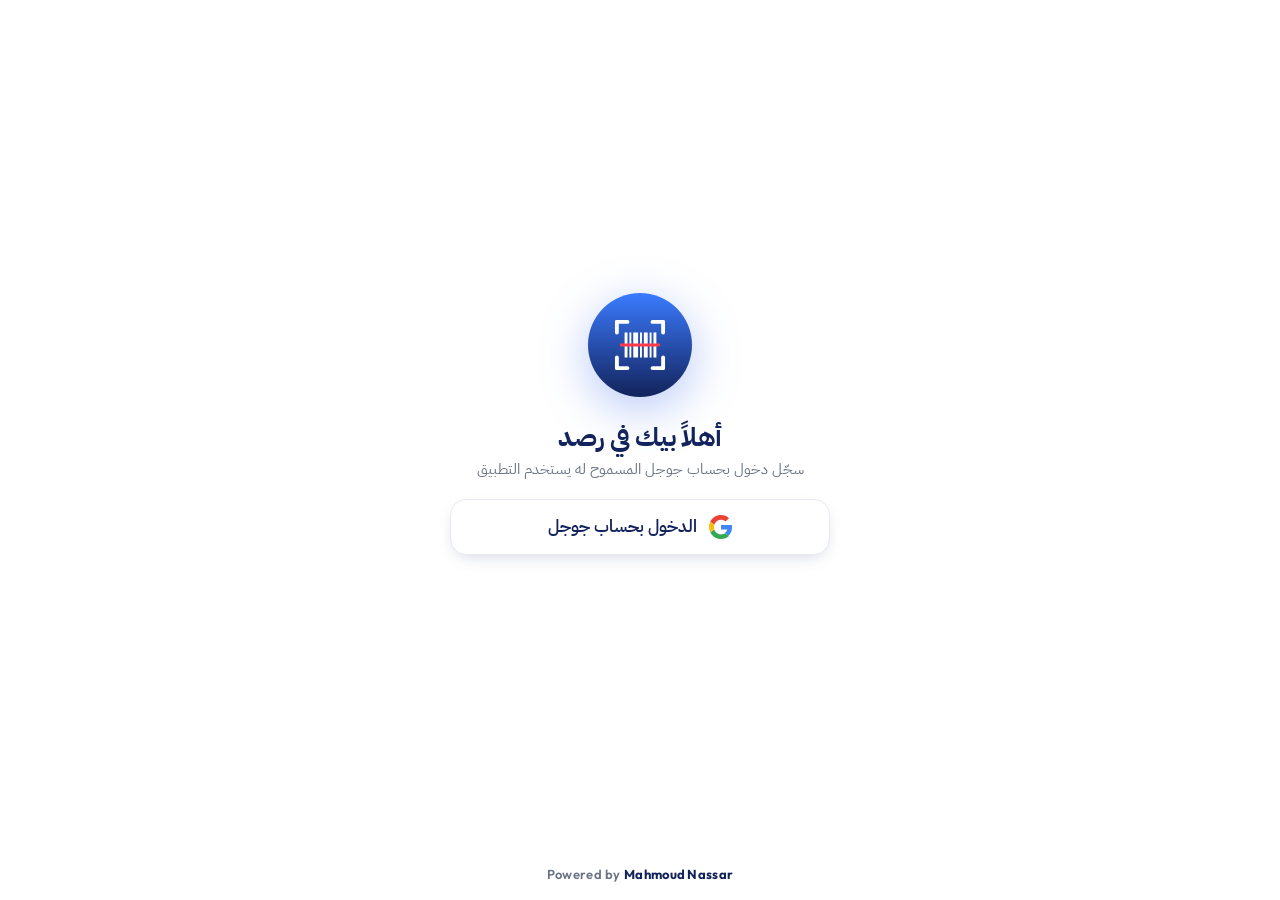
<file: rasd-src/android-app/app/src/main/assets/www/index.html>
<!DOCTYPE html>
<html lang="ar" dir="rtl">
<head>
<meta charset="utf-8">
<meta name="viewport" content="width=device-width,initial-scale=1,viewport-fit=cover">
<meta name="theme-color" content="#ffffff">
<title>رصد — Rasd</title>
<script>/* set language, direction and look before anything is drawn */
try{var d0=JSON.parse(localStorage.getItem('rasd_v2')||'null');if(!d0&&window.RasdNative&&RasdNative.restore){var b0=RasdNative.restore();if(b0)d0=JSON.parse(b0)}
var s0=(d0&&d0.set)||{},h0=document.documentElement;window.__en=s0.lang==='en';
if(window.__en){h0.lang='en';h0.dir='ltr';document.title='Rasd — Barcode Scanner'}else{document.title='رصد — ماسح الباركود'}
if(s0.look&&s0.look!=='classic')h0.dataset.c=s0.look;if(s0.md==='light'||s0.md==='dark')h0.dataset.theme=s0.md}catch(e){}</script>
<link rel="stylesheet" href="fonts/fonts.css">
<style>
/* VOICE: the LoMag layout people already know, redrawn clean and modern
   IDEA: a scanner handset's home screen — big paper-sheet tiles with coloured badges
   PICTURE: the 3x2 grid of illustrated sheet icons under a wordmark banner
   COLOUR and TYPE: white work surface, navy #13235b wordmark, scan red #e63946, badge colours per action; Outfit + IBM Plex Sans Arabic, Plex Mono for codes
   LAYOUT: banner, tile grid, small bottom row; inner pages = plain app bar + list rows; centered dialogs */
:root{color-scheme:light dark;--bg:light-dark(#f6f7fb,#0b1020);--card:light-dark(#fff,#141b2d);--ink:light-dark(#13235b,#eef2fb);--txt:light-dark(#1d2433,#e7ebf3);--mute:light-dark(#6b7486,#9aa4b8);--line:light-dark(#e6e9f0,#252e44);--acc:light-dark(#2f6bff,#6f93ff);--acc2:light-dark(#eaf0ff,#1a2550);--red:#e63946;--warn:#f5a524;--warnbg:light-dark(#fff6e5,#2b2110);--bad:#e5484d;--ok:#16a34a;--pg1:light-dark(#ffffff,#26304a);--pg2:light-dark(#eef1f6,#1b2338);--pgs:light-dark(#d3d9e4,#3a4562)}
:root[data-theme=light]{color-scheme:light}:root[data-theme=dark]{color-scheme:dark}
:root[data-c=ocean]{--acc:light-dark(#0f9488,#3fd6c3);--acc2:light-dark(#e2f6f3,#0d3330);--ink:light-dark(#0b3b3a,#e6fbf8);--bg:light-dark(#f3f8f7,#08130f)}
:root[data-c=royal]{--acc:light-dark(#6a3df0,#a98bff);--acc2:light-dark(#efeaff,#241a4d);--ink:light-dark(#2a1a5e,#f0ecff);--bg:light-dark(#f6f4fc,#0e0b1d)}
:root[data-c=sunset]{--acc:light-dark(#e8590c,#ff9a4d);--acc2:light-dark(#fff0e4,#3a1e0b);--ink:light-dark(#4a2108,#fff1e6);--bg:light-dark(#fbf6f2,#140c06)}
:root[data-c=rose]{--acc:light-dark(#d6336c,#f783ac);--acc2:light-dark(#fdebf2,#3d1022);--ink:light-dark(#4a1028,#ffe9f1);--bg:light-dark(#fbf4f7,#150810)}
:root[data-c=graphite]{--acc:light-dark(#334155,#cbd5e1);--acc2:light-dark(#eceff3,#1f2633);--ink:light-dark(#0f172a,#f1f5f9);--bg:light-dark(#f4f5f7,#0b0d12)}
.btn.pri{color:light-dark(#fff,#0b1020)}
.nmw{margin-top:12px}
.tpl{display:flex;flex-direction:column;gap:10px;margin-top:12px}
.tr{display:flex;align-items:center;gap:8px;flex-wrap:wrap}
.tr>span.lb{width:22px;height:22px;border-radius:50%;background:var(--acc2);color:var(--acc);display:grid;place-items:center;font:700 12px Outfit,sans-serif;flex:none}
.chipg{display:flex;background:var(--bg);border-radius:12px;padding:4px;gap:4px}
.chipg button{min-width:58px;height:40px;padding:0 12px;border-radius:9px;font:700 15px Outfit,"IBM Plex Sans Arabic",sans-serif;color:var(--mute)}
.chipg button.on{background:var(--acc);color:#fff}
.tsel{height:48px;border-radius:12px;border:1px solid var(--line);background:var(--bg);padding:0 10px;font:700 16px Outfit,sans-serif;min-width:70px}
.npick{min-width:64px;height:48px;padding:0 14px;border-radius:14px;border:1.5px solid var(--line);background:var(--card);font:700 19px Outfit,sans-serif;color:var(--ink);display:inline-flex;align-items:center;justify-content:center;gap:6px;box-shadow:0 2px 6px #13235b12;transition:border-color .15s,box-shadow .15s}
.npick::after{content:"";width:7px;height:7px;border-right:2px solid var(--mute);border-bottom:2px solid var(--mute);transform:rotate(45deg) translateY(-2px);margin-inline-start:2px}
.npick.open{border-color:var(--acc);box-shadow:0 0 0 3px var(--acc2)}
.npw{position:relative;display:inline-block}
.ndrop{position:absolute;top:100%;left:0;right:0;width:100%;margin-top:-1.5px;z-index:6;max-height:216px;overflow-y:auto;background:var(--card);border:1.5px solid var(--acc);border-top:0;border-radius:0 0 14px 14px;box-shadow:0 14px 26px -10px #13235b55;padding:4px;display:flex;flex-direction:column;gap:2px;animation:drop .14s ease-out;scrollbar-width:none}
.ndrop::-webkit-scrollbar{display:none}
.npick.open{border-color:var(--acc);box-shadow:none;border-radius:14px 14px 0 0}
.npw:has(.ndrop.up) .npick.open{border-radius:0 0 14px 14px}
@keyframes drop{from{opacity:0;transform:translateY(-6px)}}
.ndrop.up{top:auto;bottom:100%;margin-top:0;margin-bottom:-1.5px;border-top:1.5px solid var(--acc);border-bottom:0;border-radius:14px 14px 0 0;box-shadow:0 -14px 26px -10px #13235b55}
.ndrop button{height:40px;flex:none;border-radius:9px;width:100%;font:700 17px Outfit,sans-serif;color:var(--ink);text-align:center}
.ndrop button:active{background:var(--acc2)}
.ndrop button.on{background:var(--acc);color:#fff}
.ngrid{display:grid;grid-template-columns:repeat(8,minmax(0,1fr));gap:6px;margin-top:12px;padding:10px;background:var(--bg);border-radius:16px;max-height:190px;overflow:auto;animation:pop .15s ease-out}
.ngrid button{height:38px;border-radius:10px;font:700 15px Outfit,sans-serif;color:var(--ink);background:var(--card);border:1px solid var(--line)}
.ngrid button.on{background:var(--acc);color:#fff;border-color:var(--acc)}
.ngrid button:active{transform:scale(.92)}
.fixed{height:40px;padding:0 14px;border-radius:10px;background:var(--bg);display:grid;place-items:center;font:700 15px Outfit,sans-serif;color:var(--ink);border:1px dashed var(--line)}
.nprev{margin-top:14px;background:var(--acc2);border-radius:14px;padding:12px 14px}
.nprev small{display:block;color:var(--mute);font-size:12px}
.nprev b{display:block;font:700 19px/1.3 Outfit,"IBM Plex Sans Arabic",sans-serif;color:var(--ink);word-break:break-word}
.upd{text-align:center;padding-top:22px}
.upd .ui{display:grid;place-items:center;filter:drop-shadow(0 10px 20px #2459e855)}
.upd h2{color:var(--ink)!important;font-size:22px!important}
.uv{display:flex;align-items:center;justify-content:center;gap:10px;margin-top:6px}
.pill2{background:var(--acc);color:#fff;border-radius:99px;padding:2px 12px;font:700 15px Outfit,sans-serif}
.un{list-style:none;margin:16px 20px 4px;padding:12px 14px;background:var(--bg);border-radius:16px;text-align:start;display:grid;gap:8px}
.un li{display:flex;gap:10px;align-items:flex-start;font-size:15px}
.un li svg.i{width:18px;height:18px;color:var(--ok);stroke-width:3;margin-top:3px}
.ubar{height:10px;border-radius:10px;background:var(--line);overflow:hidden;margin-top:8px}
.ubar i{display:block;height:100%;border-radius:10px;background:linear-gradient(90deg,var(--acc),#3ddc84);transition:width .2s}
.findb{display:flex;width:calc(100% - 28px);margin:12px 14px 0;min-height:56px;font-size:16px}
.cbar{display:flex;gap:8px;overflow-x:auto;padding:12px 14px 4px;scrollbar-width:none}.cbar::-webkit-scrollbar{display:none}
.cchip{flex:none;display:inline-flex;align-items:center;gap:7px;height:40px;padding:0 14px;border-radius:99px;background:var(--card);border:1.5px solid var(--line);font-weight:600;font-size:14px;color:var(--txt);white-space:nowrap}
.cchip i{width:10px;height:10px;border-radius:50%;background:var(--cc)}
.cchip b{font:700 12px Outfit,sans-serif;background:var(--bg);color:var(--mute);border-radius:99px;padding:1px 8px}
.cchip.on{border-color:var(--cc,var(--acc));background:var(--cc,var(--acc));color:#fff}.cchip.on i{background:#fff}.cchip.on b{background:#ffffff33;color:#fff}
.cchip.add{color:var(--acc);border-style:dashed}.cchip.add svg.i{width:18px;height:18px}
.cpk{display:flex;flex-wrap:wrap;gap:8px}
.cnew{display:flex;gap:8px;margin-top:10px}.cnew.hide{display:none}
.ctag{display:inline-flex;align-items:center;gap:5px;font-size:12px;font-weight:600;color:var(--cc);background:color-mix(in srgb,var(--cc) 12%,transparent);border-radius:99px;padding:0 8px;margin-inline-end:6px}
.crow{display:flex;align-items:center;gap:10px;margin-top:10px}.crow i{width:14px;height:14px;border-radius:50%;flex:none}.crow .f{height:46px}
.dd{position:relative;width:100%}
.dd.sm{width:auto;min-width:112px}
.ddb{width:100%;height:52px;border-radius:14px;border:1.5px solid var(--line);background:var(--card);padding:0 14px;display:flex;align-items:center;justify-content:space-between;gap:10px;font-size:17px;font-weight:600;color:var(--ink);text-align:start;box-shadow:0 2px 6px #13235b10}
.dd.sm .ddb{height:48px;font:700 17px "IBM Plex Mono",monospace}
.ddb span{overflow:hidden;text-overflow:ellipsis;white-space:nowrap;unicode-bidi:plaintext}
.ddb::after{content:"";flex:none;width:8px;height:8px;border-right:2px solid var(--mute);border-bottom:2px solid var(--mute);transform:rotate(45deg) translateY(-3px);transition:transform .15s}
.dd.open .ddb{border-color:var(--acc);border-radius:14px 14px 0 0;box-shadow:none}.dd.open .ddb::after{transform:rotate(225deg) translate(-2px,-1px);border-color:var(--acc)}
.dd.open.up .ddb{border-radius:0 0 14px 14px}
.ddl{position:absolute;top:100%;left:0;right:0;margin-top:-1.5px;z-index:8;max-height:260px;overflow-y:auto;background:var(--card);border:1.5px solid var(--acc);border-top:0;border-radius:0 0 14px 14px;box-shadow:0 16px 30px -12px #13235b66;padding:5px;display:flex;flex-direction:column;gap:2px;animation:drop .14s ease-out;scrollbar-width:none}
.ddl::-webkit-scrollbar{display:none}
.dd.up .ddl{top:auto;bottom:100%;margin:0 0 -1.5px;border-top:1.5px solid var(--acc);border-bottom:0;border-radius:14px 14px 0 0;box-shadow:0 -16px 30px -12px #13235b66}
.ddo{min-height:46px;flex:none;border-radius:10px;padding:0 12px;text-align:start;font-size:16px;font-weight:500;color:var(--txt);unicode-bidi:plaintext}
.dd.sm .ddo{font:700 16px "IBM Plex Mono",monospace;text-align:center}
.ddo:active{background:var(--acc2)}.ddo.on{background:var(--acc);color:#fff;font-weight:700}
.bkst{display:flex;align-items:center;gap:12px;margin-top:14px;padding:12px 14px;border:1px solid var(--line);border-radius:16px;background:var(--bg)}
.bkst .g{flex:1;min-width:0}
.swrow{display:flex;align-items:center;gap:12px;margin:12px 0 0;padding:12px 14px;border-radius:16px;background:var(--bg);color:var(--txt);font-size:16px;cursor:pointer}
.swrow .g{flex:1;min-width:0;display:flex;flex-direction:column}.swrow small,.arow small{font-size:13px;color:var(--mute);line-height:1.35}
.sw2{appearance:none;-webkit-appearance:none;width:52px;height:30px;border-radius:99px;background:var(--line);position:relative;flex:none;transition:background .2s;cursor:pointer;margin:0}
.sw2::after{content:"";position:absolute;top:3px;inset-inline-start:3px;width:24px;height:24px;border-radius:50%;background:#fff;box-shadow:0 1px 4px #0003;transition:transform .2s}
.sw2:checked{background:var(--acc)}.sw2:checked::after{transform:translateX(22px)}[dir=rtl] .sw2:checked::after{transform:translateX(-22px)}
.alist{display:flex;flex-direction:column;gap:6px;margin-top:12px}
.arow{display:flex;align-items:center;gap:12px;width:100%;padding:10px 12px;border-radius:16px;text-align:start;min-height:64px}
.arow:active{background:var(--acc2)}
.arow .aic{width:44px;height:44px;border-radius:14px;display:grid;place-items:center;color:#fff;flex:none}.arow .aic svg.i{width:22px;height:22px}
.arow .g{flex:1;min-width:0;display:flex;flex-direction:column}.arow b{font-size:16px}.arow .chev{display:grid;color:var(--mute)}.arow .chev svg{width:20px;height:20px}
#gate{position:fixed;inset:0;z-index:95;background:var(--card);display:flex;flex-direction:column;align-items:center;transition:opacity .3s;padding:env(safe-area-inset-top) 24px env(safe-area-inset-bottom)}
#gate.gone{opacity:0;pointer-events:none}
#gate .gw{flex:1;display:flex;flex-direction:column;align-items:center;justify-content:center;text-align:center;max-width:380px;width:100%}
#gate .glogo{filter:drop-shadow(0 12px 24px #2459e855);margin-bottom:10px}
#gate h1{font:800 26px/1.25 Outfit,"IBM Plex Sans Arabic",sans-serif;color:var(--ink);margin:6px 0 4px}
#gate p{color:var(--mute);margin:0 0 18px;font-size:15px}
#gate .gmail{background:var(--acc2);color:var(--ink);border-radius:12px;padding:8px 14px;font-weight:600;margin-bottom:16px;word-break:break-all}
#gate .gbtn{width:100%;height:56px;border-radius:16px;background:var(--card);border:1.5px solid var(--line);display:flex;align-items:center;justify-content:center;gap:12px;font-weight:600;font-size:17px;color:var(--ink);box-shadow:0 6px 18px -8px #13235b44}
#gate .gbtn:active{transform:scale(.98);background:var(--acc2)}
#gate .glink{margin-top:14px;color:var(--acc);font-weight:600;padding:8px 14px}
#gate .bpw{padding:18px 0;color:var(--mute);font-size:13px}
.aic.ua{width:44px;height:44px;border-radius:14px;display:grid;place-items:center;color:#fff;background:linear-gradient(#6aa8ff,#2459e8);flex:none}
.mseg button{flex:1;display:flex;align-items:center;justify-content:center;gap:6px;min-height:42px}.mseg svg.i{width:18px;height:18px}
.g2{display:grid;grid-template-columns:1fr 1fr;gap:10px}.g2>div{min-width:0}.g2 .f{width:100%}
.uph{display:flex;align-items:center;justify-content:space-between;gap:8px}.uph .btn{min-height:38px;padding:0 12px;font-size:14px;margin-top:14px}
.upr .meta{font-size:13px}
.ib.ra{width:40px;height:40px}.ib.ra span{width:34px;height:34px;border-radius:11px;display:grid;place-items:center;color:#fff}.ib.ra svg.i{width:18px;height:18px}
.upck{color:#139a4b;display:grid;place-items:center}.upck svg{width:20px;height:20px}
[data-lp]{-webkit-user-select:none;user-select:none;-webkit-touch-callout:none}
.upof{font-size:13px;font-weight:700;background:var(--acc2);color:var(--acc);border-radius:99px;padding:3px 10px;margin-inline-start:6px;vertical-align:middle}
.rqn{display:inline-grid;place-items:center;min-width:22px;height:22px;padding:0 6px;border-radius:99px;background:var(--red);color:#fff;font-size:12px;font-weight:800;vertical-align:middle}
.ib.rqb{width:40px;height:40px;border-radius:12px;background:var(--bg);color:var(--bad)}.ib.rqb.ok{background:#16a34a;color:#fff}.ib.rqb svg{width:20px;height:20px}
#gate .gbtn.rq{background:var(--acc);color:#fff;border-color:var(--acc)}#gate .gbtn.rq svg{width:22px;height:22px}
#gate .gnote{color:var(--ok);font-weight:600;margin-top:10px;font-size:15px}
.upinfo{display:flex;align-items:center;gap:12px;margin-top:12px;padding:12px 14px;border-radius:16px;background:var(--acc2);color:var(--ink)}
.upinfo .xl{width:34px;height:40px;flex:none}.upinfo .g{flex:1;min-width:0;display:flex;flex-direction:column;gap:2px}.upinfo b{font-size:16px;text-align:start}
.upinfo span{color:var(--mute);font-size:13px}.upinfo .upd{color:var(--ok);font-weight:700;display:inline-flex;align-items:center;gap:3px}.upinfo .upd svg{width:14px;height:14px}
.tarow{display:flex;align-items:center;gap:12px;margin-top:12px;padding:10px 12px;border:1px solid var(--line);border-radius:16px}
.tarow .g{flex:1;min-width:0;display:flex;flex-direction:column}.tarow small{color:var(--mute);font-size:12px}.tarow b{font-size:16px;color:var(--ink)}
.btn.sm2{min-height:38px;padding:0 12px;font-size:14px;flex:none}.btn.sm2 svg{width:16px;height:16px}
.scards{display:flex;flex-direction:column;gap:8px;margin-top:8px}
.scard{display:flex;align-items:center;gap:12px;width:100%;padding:10px 12px;border-radius:16px;border:1.5px solid var(--line);background:var(--card);text-align:start;position:relative;transition:border-color .15s,background .15s}
.scard.on{border-color:var(--acc);background:var(--acc2);box-shadow:0 0 0 3px color-mix(in srgb,var(--acc) 18%,transparent)}
.scard .g,.slot .g{flex:1;min-width:0;display:flex;flex-direction:column}.scard b,.slot b{font-size:16px;color:var(--ink)}.scard small,.slot small{color:var(--mute);font-size:13px}
.sd{flex:none;min-width:58px;height:44px;padding:0 8px;border-radius:12px;display:grid;place-items:center;background:linear-gradient(#ffc145,#ef8a00);color:#fff;font-weight:800;font-size:14px}
.scard em{font-style:normal;font-size:11px;font-weight:800;color:var(--ok);background:color-mix(in srgb,var(--ok) 14%,transparent);border-radius:99px;padding:3px 8px;flex:none}
.scard .rd{width:24px;height:24px;border-radius:50%;border:2px solid var(--line);display:grid;place-items:center;flex:none;color:transparent}.scard .rd svg{width:14px;height:14px;stroke-width:3}
.scard.on .rd{background:var(--acc);border-color:var(--acc);color:#fff}
.slots{display:flex;flex-direction:column;gap:8px;margin-top:8px}.slot{display:flex;align-items:center;gap:12px;padding:8px 8px 8px 12px;border:1px solid var(--line);border-radius:16px}
.slot.empty2{color:var(--mute);justify-content:center;padding:14px;border-style:dashed}
.sadd{margin-top:14px;padding:12px 14px;border-radius:16px;background:var(--bg)}.sadh{display:flex;align-items:center;gap:6px;color:var(--acc);font-size:15px}.sadh svg{width:18px;height:18px}
.dchips{display:flex;flex-wrap:wrap;gap:6px;margin-top:10px}.dchips button{min-height:36px;padding:0 12px;border-radius:99px;border:1.5px solid var(--line);background:var(--card);font-weight:700;font-size:14px;color:var(--txt)}
.dchips button.on{border-color:var(--acc);background:var(--acc);color:#fff}
.swrow small{font-weight:400}
.pchips{display:flex;flex-wrap:wrap;gap:8px;margin-top:8px}
.pchip{display:inline-flex;align-items:center;gap:6px;min-height:36px;padding:0 14px;border-radius:99px;border:1.5px solid var(--line);background:var(--card);color:var(--ink);font-size:15px;font-weight:600}
.pchip.on{border-color:var(--acc);background:var(--acc2);color:var(--acc)}.pchip.ed{padding-inline-end:4px}
.pchip.ed button{width:28px;height:28px;border-radius:50%;display:grid;place-items:center;color:var(--mute)}.pchip.ed svg{width:16px;height:16px}
.prh{margin:16px 0 0;font-size:16px}.padd{display:flex;gap:8px;margin-top:10px}.padd .f{flex:1;min-width:0;margin:0}.padd .btn{flex:none;min-height:48px;padding:0 14px}
.sumg{display:grid;grid-template-columns:repeat(3,minmax(0,1fr));gap:8px;margin-top:12px}
.sumg div{background:var(--acc2);border-radius:14px;padding:10px 8px;text-align:center}
.sumg b{display:block;font:700 20px/1.2 Outfit,"IBM Plex Sans Arabic",sans-serif;color:var(--ink)}
.sumg span{font-size:12px;color:var(--mute)}
.opt.sm{min-height:44px;font-size:15px}
.swatches{display:grid;grid-template-columns:repeat(3,minmax(0,1fr));gap:10px;padding:8px 0}
.sw{border:2px solid var(--line);border-radius:18px;padding:10px 6px;display:flex;flex-direction:column;align-items:center;gap:6px;font-weight:600;font-size:14px;background:var(--card)}
.sw.on{border-color:var(--acc);box-shadow:0 0 0 3px var(--acc2)}
.sw span{width:42px;height:42px;border-radius:50%;display:grid;place-items:center;color:#fff}
*{box-sizing:border-box;min-width:0;-webkit-tap-highlight-color:transparent}
html,body{margin:0}
body{background:var(--bg);color:var(--txt);font:16px/1.55 "IBM Plex Sans Arabic",Outfit,system-ui,sans-serif;overflow-x:clip;min-height:100vh}
button,input,select{font:inherit;color:inherit}
button{cursor:pointer;border:0;background:none;padding:0}
button:focus-visible,input:focus-visible,select:focus-visible{outline:2px solid var(--acc);outline-offset:2px}
.mono{font-family:"IBM Plex Mono",ui-monospace,monospace;direction:ltr;unicode-bidi:isolate}
svg.i{width:24px;height:24px;fill:none;stroke:currentColor;stroke-width:2;stroke-linecap:round;stroke-linejoin:round;flex:none}
[dir=ltr] .flip{transform:scaleX(-1)}
.wrap{max-width:720px;margin:auto}
/* banner */
.banner{background:var(--card);padding:calc(14px + env(safe-area-inset-top)) 18px 18px;border-bottom:1px solid var(--line)}
.banner .in{display:flex;align-items:center;gap:16px}
.qr{width:72px;height:72px;flex:none}
.wm{flex:1}
.wm b{display:block;font:800 46px/1 Outfit,"IBM Plex Sans Arabic",sans-serif;color:var(--ink);letter-spacing:-.5px}
.wm .ln{height:3px;background:linear-gradient(90deg,var(--red),#ff8a8a 70%,transparent);border-radius:3px;margin:8px 0 6px;position:relative}
[dir=rtl] .wm .ln{background:linear-gradient(270deg,var(--red),#ff8a8a 70%,transparent)}
.wm .ln::after{content:"";position:absolute;top:-4px;inset-inline-end:18%;width:10px;height:10px;border-radius:50%;background:#fff;box-shadow:0 0 0 2px var(--red),0 0 14px 4px #e6394699}
.wm span{font:700 14px/1 Outfit,"IBM Plex Sans Arabic",sans-serif;color:var(--red);letter-spacing:.32em}
[dir=rtl] .wm span{letter-spacing:.05em;font-size:16px}
/* tiles */
.tiles{display:grid;grid-template-columns:repeat(3,minmax(0,1fr));gap:8px 6px;padding:18px 10px 8px}
.tile{display:flex;flex-direction:column;align-items:center;gap:6px;padding:8px 2px 10px;border-radius:20px;transition:background .15s,transform .12s}
.tile:active{transform:scale(.95);background:var(--acc2)}
@media(hover:hover){.tile:hover{background:var(--card)}}
.tile svg{width:min(26vw,128px);height:auto;aspect-ratio:1;filter:drop-shadow(0 8px 10px #13235b1f)}
.tile b{font-weight:600;font-size:clamp(14px,3.8vw,17px);line-height:1.3;text-align:center;color:var(--txt)}
.lastbar{margin:0 14px;background:var(--card);border:1px solid var(--line);border-radius:16px;padding:10px 12px;display:flex;align-items:center;gap:10px}
.lastbar .g{flex:1;overflow:hidden}
.lastbar b{display:block;overflow:hidden;text-overflow:ellipsis;white-space:nowrap}
.minirow{display:grid;grid-template-columns:repeat(4,minmax(0,1fr));justify-items:center;gap:4px;border-top:1px solid var(--line);margin-top:16px;padding:16px 10px 40px}
.mini{display:flex;flex-direction:column;align-items:center;gap:6px;min-width:0;width:100%;padding:6px 2px;font-size:13px;text-align:center;line-height:1.3;border-radius:16px;color:var(--mute);font-weight:500}
.bkdot{position:absolute;top:-5px;inset-inline-end:-5px;width:16px;height:16px;border-radius:50%;border:3px solid var(--card);background:#9aa4b8;box-sizing:content-box;box-shadow:0 1px 3px #0003}.mini .bkdot{top:-1px;inset-inline-end:-1px}
.bkdot.g{background:#16a34a}.bkdot.r{background:#e5484d}.bkdot.b{background:#f5a524}
.mini .c{width:58px;height:58px;border-radius:50%;display:grid;place-items:center;color:#fff;font:700 18px Outfit,sans-serif}
/* app bar */
.bar{background:var(--card);border-bottom:1px solid var(--line);position:sticky;top:0;z-index:5;padding:env(safe-area-inset-top) 6px 0;box-shadow:0 4px 16px -12px #13235b55}
.bar .in{display:flex;align-items:center;gap:2px;min-height:62px}
.bar h1{flex:1;margin:0 6px;font-size:20px;font-weight:600;overflow:hidden;text-overflow:ellipsis;white-space:nowrap;color:var(--ink)}
.ib{width:46px;height:46px;border-radius:12px;display:grid;place-items:center;flex:none;color:var(--ink)}
.ib:active{background:var(--acc2)}
.ib.tint{color:#fff}
.ib.tint span{width:38px;height:38px;border-radius:11px;display:grid;place-items:center}
.ib.tint svg.i{width:21px;height:21px}
main{padding:8px 0 120px}
.sum{display:flex;gap:16px;padding:10px 18px;color:var(--mute);font-size:14px;border-bottom:1px solid var(--line);background:var(--card)}
.sum b{color:var(--ink);font-size:16px}
/* rows */
.rowi{display:flex;align-items:center;gap:12px;padding:10px 12px 10px 14px;border-bottom:1px solid var(--line);background:var(--card);width:100%;text-align:start;min-height:72px}
[dir=rtl] .rowi{padding:10px 14px 10px 12px}
.rowi .g{flex:1;overflow:hidden;text-align:start}
.rowi h3{margin:0;font-size:17px;font-weight:500;overflow:hidden;text-overflow:ellipsis;white-space:nowrap}
.meta{font-size:13px;color:var(--mute)}
.xl{width:44px;height:50px;flex:none}
.xb{color:var(--bad)}.eb{color:var(--acc)}.chev{color:var(--mute)}
.xb .i,.eb .i{stroke-width:2.6}
.rec .kv2{display:grid;grid-template-columns:auto minmax(0,1fr);gap:0 12px;align-items:baseline}
.rec .kv2 span{font-size:13px;color:var(--mute)}
.rec .kv2 b{font-size:18px;font-weight:600;word-break:break-all}
.rec .num{font-family:Outfit,sans-serif;font-size:20px;font-weight:700;color:var(--ink)}
.ckc{width:28px;height:28px;border-radius:50%;border:2px solid var(--mute);display:grid;place-items:center;flex:none;color:#fff}.ckc.on{background:var(--acc);border-color:var(--acc)}.ckc svg.i{width:18px;height:18px;stroke-width:3}
.rowi.picked{background:var(--acc2)}
.btn[disabled]{opacity:.45}
.empty{text-align:center;padding:56px 24px;color:var(--mute)}
.empty h3{color:var(--txt);margin:10px 0 4px}
.search{display:block;width:calc(100% - 28px);margin:12px 14px;height:48px;border-radius:14px;border:1px solid var(--line);background:var(--card);padding:0 16px;font-size:16px}
.dock{position:fixed;inset:auto 0 0 0;padding:12px 14px calc(12px + env(safe-area-inset-bottom));background:linear-gradient(transparent,var(--bg) 35%);z-index:4}
.dock .in{max-width:720px;margin:auto;display:flex;gap:8px}
.btn{min-height:52px;border-radius:14px;padding:0 18px;display:inline-flex;align-items:center;justify-content:center;gap:8px;font-weight:600;background:var(--card);border:1px solid var(--line)}
.btn.pri{background:var(--acc);color:#fff;border:0;flex:1;font-size:17px}
.btn.bad{background:var(--bad);color:#fff;border:0}
.btn.warn{background:var(--warn);color:#1b1300;border:0}
.btn.full{width:100%}
/* settings */
.sh{font-size:15px;color:var(--mute);margin:0;padding:14px 16px 6px;font-weight:600}
.grp{background:var(--card);border-block:1px solid var(--line);padding:2px 16px 8px}
.opt{display:flex;align-items:center;gap:14px;min-height:52px;width:100%;text-align:start;font-size:17px}
.opt i{width:24px;height:24px;border-radius:50%;border:2px solid var(--mute);flex:none;transition:border .15s}
.opt.on i{border:7px solid var(--acc)}
.fmts{display:grid;grid-template-columns:repeat(2,minmax(0,1fr));gap:0 12px}
.ck{display:flex;align-items:center;gap:12px;min-height:48px;font-size:16px}
.ck input{width:24px;height:24px;accent-color:var(--acc);flex:none}
.step{display:flex;align-items:center;justify-content:space-between;gap:12px;min-height:64px}
.ctl{display:flex;align-items:center;gap:6px}
.ctl button{width:48px;height:48px;border-radius:12px;border:1.5px solid var(--acc);color:var(--acc);font-size:24px;font-weight:600}
.ctl output{min-width:52px;text-align:center;font:700 20px Outfit,sans-serif}
.sel{height:48px;border-radius:12px;border:1px solid var(--line);background:var(--bg);padding:0 12px;font-size:16px}
.seg{display:flex;background:var(--bg);border-radius:12px;padding:4px;gap:4px}
.seg button{height:40px;padding:0 16px;border-radius:9px;font-weight:600;color:var(--mute)}
.seg button{white-space:nowrap}
.step.col{flex-direction:column;align-items:stretch;gap:8px;padding:10px 0}
.seg.full{width:100%;justify-content:space-between}.seg.full button{flex:1 1 auto;min-width:max-content;padding:0 14px}
.seg button.on{background:var(--card);color:var(--acc);box-shadow:0 1px 4px #0002}
/* dialog */
.veil{position:fixed;inset:0;background:#0b1020a0;z-index:50;display:none;align-items:center;justify-content:center;padding:16px}
.veil.on{display:flex}
.veil{padding-bottom:calc(var(--kb,0px) + 12px)}
.veil .sheet{max-height:calc(100% - 8px)}
.veil.top{align-items:flex-start;padding-top:calc(env(safe-area-inset-top) + 64px)}
.veil.top .sheet{animation:popd .16s ease-out}
@keyframes popd{from{transform:translateY(-10px);opacity:0}}
.sheet{background:var(--card);width:100%;max-width:440px;border-radius:22px;padding:0 0 16px;max-height:90vh;overflow:auto;animation:pop .18s ease-out;box-shadow:0 30px 60px -20px #000a}
@keyframes pop{from{transform:scale(.94);opacity:0}}
@media(prefers-reduced-motion:reduce){.sheet,.tile{animation:none;transition:none}}
.sheet h2{margin:0;padding:20px 20px 14px;font-size:20px;color:var(--acc);border-bottom:3px solid var(--acc);display:flex;gap:8px;align-items:center}
.sheet h2.w{color:#c27800;border-color:var(--warn)}
.sb{padding:4px 20px 0}
label{display:block;font-size:14px;color:var(--mute);margin:14px 0 4px}
.f{width:100%;height:52px;border-radius:12px;border:1px solid var(--line);background:var(--bg);padding:0 14px;font-size:17px}
.acts{display:flex;gap:8px;margin-top:18px}.acts>*{flex:1}
.sendg{display:grid;grid-template-columns:repeat(3,minmax(0,1fr));gap:6px;margin-top:14px}
.sendg button{white-space:nowrap;border-radius:16px;padding:12px 4px;display:flex;flex-direction:column;align-items:center;gap:8px;font-weight:600;font-size:14px;text-align:center;line-height:1.3}
.sendg button:active{background:var(--acc2)}
.sendg svg{width:64px;height:64px}.sendg small{display:block;font-size:12px}
.dup{background:var(--warnbg);border:1.5px solid var(--warn);border-radius:16px;padding:14px;margin:14px 0 8px}
.dup .code{font-size:20px;font-weight:600;word-break:break-all}
.kv{display:grid;grid-template-columns:auto 1fr;gap:4px 14px;margin:8px 0 0;font-size:15px}
.kv dt{color:var(--mute)}.kv dd{margin:0;font-weight:600}
.big{font:700 32px/1.1 Outfit,sans-serif;color:#c27800}
/* scanner */
#scan{position:fixed;top:0;left:0;right:0;height:var(--scanH,100%);background:#000;z-index:40;display:none;color:#fff;overflow:hidden}
#scan.on{display:block;animation:scanIn .2s ease-out}
@keyframes scanIn{from{opacity:0}}
.box{will-change:transform;contain:layout}
.box b{will-change:transform}
#vid{position:absolute;inset:0;width:100%;height:100%;object-fit:cover;background:#000;opacity:0;transition:opacity .25s}
#vid.live{opacity:1}
#vid::-webkit-media-controls,#vid::-webkit-media-controls-start-playback-button,#vid::-webkit-media-controls-overlay-play-button{display:none!important;-webkit-appearance:none}
.shade{position:absolute;inset:0;pointer-events:none}
.box{position:absolute;left:50%;top:40%;transform:translate(-50%,-50%);width:min(82vw,380px);height:min(56vw,240px);border-radius:26px;box-shadow:0 0 0 200vmax #0009;transition:box-shadow .2s}
.box i{position:absolute;width:44px;height:44px;border:5px solid #fff;filter:drop-shadow(0 0 6px #0008);transition:border-color .15s}
.box i:nth-child(1){top:-3px;left:-3px;border-right:0;border-bottom:0;border-radius:24px 0 0 0}
.box i:nth-child(2){top:-3px;right:-3px;border-left:0;border-bottom:0;border-radius:0 24px 0 0}
.box i:nth-child(3){bottom:-3px;left:-3px;border-right:0;border-top:0;border-radius:0 0 0 24px}
.box i:nth-child(4){bottom:-3px;right:-3px;border-left:0;border-top:0;border-radius:0 0 24px 0}
.box b{position:absolute;left:14px;right:14px;top:50%;height:3px;border-radius:3px;background:linear-gradient(90deg,transparent,#ff3b3b 20%,#ff3b3b 80%,transparent);box-shadow:0 0 14px #ff3b3b;animation:sweep 1.5s ease-in-out infinite alternate}
@keyframes sweep{from{transform:translateY(-90px)}to{transform:translateY(90px)}}
@media(prefers-reduced-motion:reduce){.box b{animation:none}}
.box.hit i{border-color:#3ddc84}.box.hit b{background:#3ddc84;box-shadow:0 0 18px #3ddc84}
.box.dup i{border-color:#f5a524}.box.dup b{background:#f5a524}
.hint{position:absolute;left:0;right:0;top:calc(40% + min(28vw,120px) + 22px);text-align:center;font-weight:600;font-size:15px;text-shadow:0 1px 6px #000c;display:flex;flex-direction:column;align-items:center;gap:12px}
.zoom{pointer-events:auto;background:#0009;border:1.5px solid #ffffff55;color:#fff;border-radius:99px;min-width:56px;height:40px;padding:0 14px;font:700 15px Outfit,sans-serif;}
#nocam{position:absolute;inset:0;display:none;flex-direction:column;align-items:center;justify-content:center;gap:14px;padding:24px;text-align:center;background:#13235b;z-index:2}
#nocam.on{display:flex}
#nocam p{margin:0;opacity:.8;max-width:320px}
.stop{position:absolute;top:0;left:0;right:0;padding:calc(12px + env(safe-area-inset-top)) 14px 30px;display:flex;align-items:center;gap:10px;z-index:3;background:linear-gradient(#000a,transparent)}
.glass{background:#00000059!important;width:48px;height:48px;border-radius:50%;display:grid;place-items:center;background:#ffffff22;color:#fff;border:1px solid #ffffff2a;flex:none}
.glass.on{background:#ffd54a;color:#1b1300}
.fname{flex:1;text-align:center;line-height:1.25;overflow:hidden}
.fname b{display:block;font-size:16px;overflow:hidden;text-overflow:ellipsis;white-space:nowrap}
.fname span{font-size:13px;opacity:.75}
.sbot{position:absolute;left:0;right:0;bottom:0;z-index:3;background:#0b1020f2;border-radius:26px 26px 0 0;padding:16px 16px calc(16px + env(safe-area-inset-bottom))}
.lastcard{display:flex;align-items:center;gap:12px;min-height:56px;background:#ffffff12;border-radius:18px;padding:8px 14px}
.lastcard .ok{width:36px;height:36px;border-radius:50%;background:#16a34a;display:grid;place-items:center;flex:none}
.lastcard .ok.idle{background:#ffffff22}
.lastcard .g{flex:1;overflow:hidden}
.lastcard small{display:block;opacity:.65;font-size:12px}
.lastcard b{display:block;font-size:17px;overflow:hidden;text-overflow:ellipsis;white-space:nowrap}
.pill{background:var(--acc);border-radius:12px;padding:4px 12px;font:700 17px Outfit,sans-serif;flex:none}
.sacts{display:grid;grid-template-columns:1fr 1fr 1.4fr;gap:10px;margin-top:12px}
.sacts button{height:56px;border-radius:18px;background:#ffffff16;color:#fff;font-weight:600;display:flex;align-items:center;justify-content:center;gap:8px;font-size:15px}
.sacts button.done{background:var(--acc);font-size:17px}
.toast{position:fixed;top:calc(16px + env(safe-area-inset-top));left:50%;transform:translateX(-50%);background:#13235b;color:#fff;padding:10px 18px;border-radius:14px;z-index:90;font-weight:500;opacity:0;transition:opacity .2s;pointer-events:none;max-width:90vw;text-align:center}
.toast.on{opacity:1}.toast.ok{background:var(--ok)}.toast.bad{background:var(--bad)}
.help .it{display:flex;gap:14px;padding:14px 16px;border-bottom:1px solid var(--line);background:var(--card)}
.help .it svg{width:54px;height:54px;flex:none}
.help h3{margin:0 0 2px;font-size:17px;color:var(--ink)}
.help p{margin:0;color:var(--mute);font-size:15px}
.hide{display:none!important}
#boot{position:fixed;inset:0;z-index:100;background:var(--card);display:flex;flex-direction:column;align-items:center;justify-content:center;transition:opacity .4s}
#boot.gone{opacity:0;pointer-events:none}
.bw{display:flex;flex-direction:column;align-items:center;gap:10px;flex:1;justify-content:center}
.blogo{filter:drop-shadow(0 12px 24px #2459e855);animation:bpop .5s ease-out}
@keyframes bpop{from{transform:scale(.8);opacity:0}}
.bname{font:800 38px/1.1 Outfit,"IBM Plex Sans Arabic",sans-serif;color:var(--ink);margin-top:6px}
.bsub{color:var(--mute);font-size:15px}
.bbar{width:132px;height:5px;border-radius:5px;background:var(--line);overflow:hidden;margin-top:16px;position:relative;contain:strict;transform:translateZ(0)}
.bbar i{position:absolute;inset:0 auto 0 0;width:45%;border-radius:5px;background:linear-gradient(90deg,transparent,var(--acc) 30%,var(--acc) 70%,transparent);will-change:transform;animation:bload 1.15s cubic-bezier(.45,0,.55,1) infinite}
@keyframes bload{from{transform:translate3d(-110%,0,0)}to{transform:translate3d(230%,0,0)}}
[dir=rtl] .bbar i{inset:0 0 0 auto;animation-name:bloadr}@keyframes bloadr{from{transform:translate3d(110%,0,0)}to{transform:translate3d(-230%,0,0)}}
@media(prefers-reduced-motion:reduce){.blogo,.bbar i{animation:none}}
.bpw,.pwr{font:500 13px Outfit,sans-serif;color:var(--mute);letter-spacing:.3px}
.bpw{padding:0 0 calc(28px + env(safe-area-inset-bottom))}
.bpw b,.pwr b{color:var(--ink);font-weight:700}
.pwr{text-align:center;padding:4px 0 34px}
</style>
</head>
<body>
<svg width="0" height="0" style="position:absolute" aria-hidden="true"><defs>
<linearGradient id="gPg" x1="0" y1="0" x2="1" y2="1"><stop offset="0" stop-color="var(--pg1)"/><stop offset="1" stop-color="var(--pg2)"/></linearGradient>
<linearGradient id="gGreen" x1="0" y1="0" x2="0" y2="1"><stop offset="0" stop-color="#3ddc84"/><stop offset="1" stop-color="#139a4b"/></linearGradient>
<linearGradient id="gAmber" x1="0" y1="0" x2="0" y2="1"><stop offset="0" stop-color="#ffc145"/><stop offset="1" stop-color="#ef8a00"/></linearGradient>
<linearGradient id="gBlue" x1="0" y1="0" x2="0" y2="1"><stop offset="0" stop-color="#6aa8ff"/><stop offset="1" stop-color="#2459e8"/></linearGradient>
<linearGradient id="gViolet" x1="0" y1="0" x2="0" y2="1"><stop offset="0" stop-color="#a98bff"/><stop offset="1" stop-color="#6a3df0"/></linearGradient>
<linearGradient id="gSlate" x1="0" y1="0" x2="0" y2="1"><stop offset="0" stop-color="#b9c2d3"/><stop offset="1" stop-color="#6c7890"/></linearGradient>
<linearGradient id="gRed" x1="0" y1="0" x2="0" y2="1"><stop offset="0" stop-color="#ff7a85"/><stop offset="1" stop-color="#d92b3a"/></linearGradient>
<linearGradient id="gTeal" x1="0" y1="0" x2="0" y2="1"><stop offset="0" stop-color="#3fd6c3"/><stop offset="1" stop-color="#0f9488"/></linearGradient>
</defs></svg>
<div id="boot" aria-hidden="true"><div class="bw"><div class="blogo"><svg viewBox="0 0 108 108" width="104" height="104"><defs><linearGradient id="bg1" x1="0" y1="0" x2="0" y2="1"><stop offset="0" stop-color="#3b7bff"/><stop offset="1" stop-color="#13235b"/></linearGradient></defs><circle cx="54" cy="54" r="54" fill="url(#bg1)"/><g fill="#fff"><rect x="28" y="28" width="15" height="4" rx="2"/><rect x="28" y="28" width="4" height="15" rx="2"/><rect x="65" y="28" width="15" height="4" rx="2"/><rect x="76" y="28" width="4" height="15" rx="2"/><rect x="28" y="76" width="15" height="4" rx="2"/><rect x="28" y="65" width="4" height="15" rx="2"/><rect x="65" y="76" width="15" height="4" rx="2"/><rect x="76" y="65" width="4" height="15" rx="2"/><rect x="38" y="41" width="3" height="26"/><rect x="43" y="41" width="2" height="26"/><rect x="47" y="41" width="5" height="26"/><rect x="54" y="41" width="2" height="26"/><rect x="58" y="41" width="4" height="26"/><rect x="64" y="41" width="2" height="26"/><rect x="68" y="41" width="3" height="26"/></g><rect x="33" y="52.5" width="42" height="3" rx="1.5" fill="#ff3b4b"/></svg></div><div class="bname" id="bootName">رصد</div><div class="bsub" id="bootSub">ماسح الباركود والجرد</div><div class="bbar"><i></i></div></div><div class="bpw" dir="ltr">Powered by <b>Mahmoud Nassar</b></div></div>
<script>if(window.__en){document.getElementById('bootName').textContent='Rasd';document.getElementById('bootSub').textContent='Barcode scanner & inventory'}</script>
<div id="app"></div>

<div id="scan">
  <video id="vid" playsinline muted autoplay disablepictureinpicture poster="[data-uri]"></video>
  <div class="shade"><div class="box" id="box"><i></i><i></i><i></i><i></i><b></b></div><div class="hint"><span data-t="aim"></span><button class="zoom hide" id="zoomBtn" data-act="zoom">1×</button></div></div>
  <div id="nocam"><svg class="i" style="width:56px;height:56px;opacity:.85" viewBox="0 0 24 24"><path d="M4 8h3l2-3h6l2 3h3v11H4z"/><circle cx="12" cy="13" r="3.5"/></svg><b style="font-size:18px" data-t="camNA"></b><p id="nocamMsg"></p><button class="btn pri" style="flex:none;min-width:220px" data-act="photo" data-t="takePhoto"></button><button class="btn" style="flex:none;min-width:220px;background:#ffffff16;color:#fff;border:0" data-act="scanClose" data-t="done"></button></div>
  <div class="stop"><button class="glass" data-act="scanClose" aria-label="close"><svg class="i" viewBox="0 0 24 24"><path d="M6 6l12 12M18 6L6 18"/></svg></button><div class="fname"><b id="scanName"></b><span id="scanCount"></span></div><button class="glass hide" id="torchBtn" data-act="torch" aria-label="torch"><svg class="i" viewBox="0 0 24 24"><path d="M13 2L4 14h7l-1 8 9-12h-7z"/></svg></button></div>
  <div class="sbot">
    <div class="lastcard" id="lastScan"></div>
    <div class="sacts"><button data-act="photo"><svg class="i" viewBox="0 0 24 24"><path d="M4 8h3l2-3h6l2 3h3v11H4z"/><circle cx="12" cy="13" r="3.5"/></svg><span data-t="photo"></span></button><button data-act="manual"><svg class="i" viewBox="0 0 24 24"><rect x="3" y="6" width="18" height="12" rx="2"/><path d="M7 10h.01M11 10h.01M15 10h.01M8 14h8"/></svg><span data-t="manual"></span></button><button class="done" data-act="scanClose"><svg class="i" viewBox="0 0 24 24"><path d="M5 12l5 5 9-10"/></svg><span data-t="done"></span></button></div>
  </div>
</div>

<div class="veil" id="veil"><div class="sheet" id="sheet" role="dialog" aria-modal="true"></div></div>
<div class="toast" id="toast" role="status"></div>
<input type="file" id="photoIn" accept="image/*" capture="environment" class="hide">
<input type="file" id="dirIn" webkitdirectory multiple class="hide">
<input type="file" id="impIn" multiple accept=".xlsx,.xls,.csv,application/vnd.openxmlformats-officedocument.spreadsheetml.sheet,application/vnd.ms-excel,text/csv" class="hide">
<input type="file" id="restoreIn" accept=".json,application/json" class="hide">
<div id="fileReader" class="hide"></div>

<script>
{
const KEY='rasd_v2';
const T={
ar:{prFirst:'أول مرة بس: اكتب اسمك والصالات اللي معاك ومواعيدها، وبعد كده هتختار منها على طول.',prTaPh:'م/ اسمك',prSlots:'الصالات والمواعيد',prNoSlots:'ضيف صالة واحدة على الأقل',prAddSlot:'صالة جديدة',prAddBtn:'ضيف الصالة دي',prSecs:'السكاشن (اختياري)',prNext:'حفظ وكمّل',prEdit:'تعديل',upPick:'اختار الصالة والميعاد',upPickNeed:'اختار الصالة والميعاد',upMatch:'نفس السكاشن',upDone:'اترفع',upAuto:'ارفع الباقي على طول',upAutoSub:'كل ملف هيروح لصالته حسب السكاشن',rqSend:'ابعت طلب دخول',rqSent:'طلبك اتبعت ✓ استنى موافقة صاحب التطبيق، وبعدين دوس «حاول تاني»',rqWait:'طلبك متبعت ومستني الموافقة',rqT:'طلبات الدخول',rqNone:'مفيش طلبات جديدة',rqApp:'عاوز يدخل التطبيق',rqWeb:'عاوز يشوف صفحة الملفات',rqOk:'اتقبل ✓',rqNo:'اترفض',rqNew:'عندك {n} طلب دخول جديد',vT:'اللي يشوفوا صفحة الملفات',vNone:'محدش لسه غيرك',vAdd:'ضيف حد يشوف الصفحة',vAdded:'اتضاف ✓',lnkT:'لينك صفحة الملفات',lnkSub:'محدش يقدر يفتحها غير اللي في القايمة دي',lnkCopy:'انسخ',lnkShare:'شارك',secDup:'سيكشن {s} متضاف قبل كده في «{f}»',secDupUp:'سيكشن {s} اترفع قبل كده في «{f}» (رفعه {b})',prT:'بياناتي للرفع',prSub:'اسمك والصالات اللي معاك ومواعيدها، بتختار منها وقت الرفع',prTa:'الأسماء',prHall:'الصالات',prSlot:'المواعيد',prAdd:'ضيف',prNone:'لسه مفيش',prSaved:'اتحفظ',prDup:'موجود بالفعل',prPick:'اختار من المحفوظ',upSel:'ارفع ({n})',upOf:'{i} من {n}',upSame:'نفس البيانات للملفات الباقية',upAllOk:'اترفع {n} ملف ✓',lpHint:'دوسة طويلة على أي ملف عشان تحدد أكتر من ملف',nmName:'الاسم',byCode:'بالكود',byName:'بالاسم',enterName:'اكتب الاسم',nameDupT:'الاسم ده اترصد قبل كده',nmSub:'لو مفيش كود، اكتب الاسم والكمية. هيتحطوا في عمودين لوحدهم في الشيت.',codeQty:'الكمية',app:'رصد',tag:'ماسح الباركود',addFile:'ملف جديد',contFile:'كمّل على ملف',preview:'عرض البيانات',browse:'تصفح الملفات',send:'إرسال ملف',settings:'الإعدادات',help:'المساعدة',langBtn:'English',lastFile:'آخر ملف',codes:'كود',qtyTot:'إجمالي الكمية',valTot:'إجمالي القيمة',newTitle:'إنشاء ملف جديد',fileName:'اسم الملف',confirm:'تأكيد',create:'إنشاء',cancel:'إلغاء',save:'حفظ',rename:'تعديل اسم الملف',nameEmpty:'اكتب اسم للملف',nameExists:'فيه ملف بنفس الاسم',sure:'متأكد؟',no:'لا',del:'امسح',delFile:'امسح الملف',delFileQ:'هيتمسح ملف «{n}» وكل الأكواد اللي فيه.',deleted:'اتمسح',renamed:'اتغيّر الاسم',noFiles:'مفيش ملفات لسه',noFilesSub:'اعمل ملف جديد وابدأ الرصد',pickCont:'اختار الملف والكاميرا هتفتح على طول',search:'دوّر بالكود أو السيريال أو الوصف',noRes:'مفيش نتايج',emptyFile:'الملف فاضي',emptyFileSub:'دوس «كمّل المسح» وابدأ',contScan:'كمّل المسح',code:'الكود',qty:'الكمية',price:'السعر',serial:'السيريال',note:'الوصف',date:'التاريخ',no_:'م',scanType:'نوع الرصد',m_q1:'الكود بس',m_q:'كود وكمية',m_qp:'كود وكمية وسعر',m_sn:'كود ورقم سيريال',addNote:'إضافة خانة وصف / اسم الصنف',scanOnly:'الأكواد اللي يقراها',delay:'الوقت بين كل مسح',secs:'بالثانية',sound:'صوت عند المسح',vib:'اهتزاز عند المسح',ext:'امتداد الملف',language:'اللغة',backup:'نسخة احتياطية',saveBackup:'احفظ نسخة',restore:'استرجاع',setSaved:'اتحفظت الإعدادات',pickFmt:'اختار نوع كود واحد على الأقل',scanCode:'رصد كود',editRec:'تعديل الرصد',savedOk:'اترصد ✓',edited:'اتعدّلت القيمة',mustNum:'{f} لازم تبقى رقم',enterQty:'اكتب الكمية',enterSerial:'اكتب رقم السيريال',emptyCode:'الكود فاضي',delRecQ:'هيتمسح الكود {c} (الكمية {q}) من الملف.',dupTitle:'الكود ده اترصد قبل كده',dupVal:'القيمة المرصودة',scannedAt:'اترصد',dupQ:'مش هيترصد مرتين. تحب تعمل إيه؟',editVal:'عدّل القيمة',delIt:'امسحه',keep:'سيبه زي ما هو',file:'الملف',saveIn:'حفظ في ملف',sendMail:'إيميل',cloud:'إرسال',copyCodes:'نسخ الأكواد بس',copied:'اتنسخت الأكواد',copyNA:'النسخ مش متاح هنا',fileEmpty:'الملف ده فاضي',savedDl:'اتحفظ',shareNA:'المشاركة مش متاحة هنا، هحفظه بدلها',extNA:'الامتداد ده مش متاح هنا، جرّب xlsx',saveNA:'الحفظ مش متاح هنا',needNet:'محتاج نت أول مرة',camNA:'الكاميرا المباشرة مش شغالة هنا',camPhoto:'صوّر الباركود بكاميرا الموبايل وهو هيقراه من الصورة.',camDenied:'إذن الكاميرا مرفوض. فعّله من إعدادات المتصفح، أو صوّر الباركود.',libNet:'مكتبة المسح محتاجة نت أول مرة.',takePhoto:'صوّر الباركود',aim:'وجّه الكاميرا على الباركود',lastCode:'آخر كود',photo:'صورة',manual:'يدوي',done:'خلصت',manualTitle:'إدخال يدوي',manualSub:'اكتب الكود أو استخدم قارئ باركود خارجي',ok:'تمام',noBc:'مش لاقي باركود في الصورة، قرّب أكتر',torchNA:'الفلاش مش مدعوم',openFirst:'افتح ملف الأول',restored:'اترجع {n} ملف',badBackup:'الملف ده مش نسخة احتياطية سليمة',modeNote:'نوع الرصد: {m}',storeErr:'مش قادر أحفظ على الجهاز',welcome:'ابدأ بـ«ملف جديد» وارصد أول كود',extLbl:'الامتداد',
 h_add:'اكتب اسم الملف ودوس «إنشاء»، والكاميرا هتفتح على طول.',h_cont:'بيعرض كل ملفاتك. اختار واحد والكاميرا تفتح عشان تكمّل رصد فيه.',h_prev:'بيعرض آخر ملف وكل أكواده. دوس على الكود عشان تعدّل قيمته، أو ✕ عشان تمسحه.',h_browse:'من هنا تغيّر اسم أي ملف أو تمسحه.',h_send:'احفظ الملف على الموبايل، أو ابعته واتساب أو إيميل، أو ارفعه على Drive.',h_set:'نوع الرصد، والأكواد اللي يقراها، والوقت بين كل مسح، وامتداد الملف، واللغة.',h_dup:'لو مسحت كود اترصد قبل كده، مش هيترصد تاني. هيقولك قيمته وتختار تعدّلها أو تمسحها أو تسيبها.',dupH:'الكود المتكرر',defName:'رصد',
 select:'تحديد',selAll:'تحديد الكل',delSel:'امسح ({n})',delFilesQ:'هيتمسح {n} ملف وكل الأكواد اللي فيهم.',selected:'{n} متحدد',noneSel:'اختار ملف الأول',
 bk:'النسخ الاحتياطي',bkAuto:'نسخ تلقائي على Google Drive',bkAutoSub:'كل ما تعدّل حاجة بتترفع لوحدها',bkOff:'النسخ التلقائي مقفول',bkNever:'لسه ماعملتش نسخة احتياطية',bkLast:'آخر نسخة {a}',bkDirty:'فيه تعديلات لسه ماترفعتش',bkOnDrive:'تلقائي على Google Drive',gNow:'احفظ على Drive',gNowSub:'ارفع نسخة دلوقتي',gLink:'اربط Drive',gLinkSub:'بحساب جوجل بتاعك',gRestore:'استرجاع من Drive',gRestoreSub:'اختار نسخة من آخر 7 أيام',devSave:'حفظ على الجهاز',devSaveSub:'ملف واحد فيه كل حاجة',bkShare:'ابعت النسخة',bkShareSub:'ابعتها واتساب أو لأي حد',fileRestore:'استرجاع نسخة',fileRestoreSub:'رجّع نسخة من ملف',gSaving:'بيحفظ على Drive…',gSaved:'اتحفظت على Google Drive ✅',gLinked:'اتربط Google Drive ✅',gFail:'مقدرتش أوصل لـ Drive، اتأكد من النت',gCancel:'الربط مع جوجل اتلغى',gNA:'Google Drive بيشتغل من التطبيق أو من موقعك على GitHub، مش من هنا.',gFiles:'النسخ اللي على Drive',latestCopy:'آخر نسخة',dayCopy:'نسخة يوم {d}',rsQ:'النسخة دي هتاخد مكان البيانات اللي على الجهاز دلوقتي. البيانات الحالية هتتحفظ لو حبيت ترجعلها.',rsDo:'استرجع',rsOk:'اترجعت النسخة ✅',undoRs:'رجّع البيانات اللي كانت قبل الاسترجاع',undone:'رجعت البيانات القديمة ✅',loading:'بيحمّل…',gEmpty:'مفيش نسخ على Drive لسه',gGetFail:'مقدرتش أجيب النسخة',bkNow:'اعمل نسخة احتياطية عشان ملفاتك ماتضيعش',savedTo:'اتحفظ في {p}',ver:'الإصدار {v}',chkUpd:'دوّر على تحديث',look:'الشكل',colorL:'اللون',modeL:'الوضع',md_auto:'حسب الموبايل',md_light:'فاتح',md_dark:'غامق',c_classic:'أزرق',c_ocean:'تركواز',c_royal:'بنفسجي',c_sunset:'برتقالي',c_rose:'وردي',c_graphite:'رمادي',shareApp:'شارك التطبيق',shareTxt:'جرّب تطبيق «رصد» — ماسح باركود وجرد بيحفظ الأكواد في ملفات Excel، ومجاني. نزّله من هنا:',linkCopied:'اتنسخ اللينك، ابعته لأي حد',bootSub:'ماسح الباركود والجرد',updT:'تحديث جديد لرصد',updNow:'حدّث دلوقتي',updDl:'بينزّل التحديث…',updInst:'بيفتح التثبيت…',updFail:'التحميل فشل، اتأكد من النت',retry:'جرّب تاني',updYou:'عندك {v}',nmTpl:'الاسطمبة',nmMan:'اكتب بإيدك',nmPrev:'اسم الملف',nmLate:'فاضية',sumT:'ملخص الملف',sumVal:'إجمالي القيمة',sumLast:'آخر رصد',merge:'دمج ({n})',mergeT:'دمج الملفات',dupMode:'لو نفس الكود موجود في أكتر من ملف',dupSum:'اجمع الكميات',dupNew:'خد القيمة الأحدث',merged:'اتعمل ملف فيه {n} كود',pick2:'اختار ملفين أو أكتر',gsearch:'أو اكتب الكود',allC:'الكل',noCat:'بدون تصنيف',newCat:'تصنيف جديد',catName:'اسم التصنيف',catL:'التصنيف',move:'نقل',moveT:'نقل لتصنيف',moved:'اتنقل {n} ملف',manageCats:'التصنيفات',delCatQ:'هيتمسح التصنيف «{n}»، والملفات اللي فيه هتفضل بس من غير تصنيف.',impT:'استيراد ملفات',impFiles:'ملفات',impFilesSub:'Excel أو CSV، ممكن كذا ملف',impFolder:'فولدر كامل',impFolderSub:'كل ملفات Excel و CSV اللي فيه',impMany:'اتستورد {n} ملف ({c} كود)',impNone:'مفيش ملفات Excel أو CSV هنا',folderNA:'اختيار فولدر كامل شغال من التطبيق',catExists:'فيه تصنيف بنفس الاسم',reading:'بيقرا الملفات…',findBtn:'امسح كود وشوف هو موجود فين',findT:'دوّر على كود',notFound:'الكود ده مش موجود في أي ملف',codesL:'الأكواد',filesL:'الملفات',imp:'استيراد',impOk:'اتستورد {n} كود',impBad:'مش لاقي أكواد في الملف ده',mergedFrom:'دمج'},
en:{prFirst:'Just once: enter your name and your halls with their times, then you’ll simply pick them.',prTaPh:'Your name',prSlots:'Halls and times',prNoSlots:'Add at least one hall',prAddSlot:'New hall',prAddBtn:'Add this hall',prSecs:'Sections (optional)',prNext:'Save and continue',prEdit:'Edit',upPick:'Pick the hall and time',upPickNeed:'Pick the hall and time',upMatch:'Same sections',upDone:'Uploaded',upAuto:'Upload the rest right away',upAutoSub:'Each file goes to its hall by its sections',rqSend:'Send an access request',rqSent:'Request sent ✓ Wait for the owner to approve, then tap “Try again”',rqWait:'Your request is waiting for approval',rqT:'Access requests',rqNone:'No new requests',rqApp:'Wants to use the app',rqWeb:'Wants to see the files page',rqOk:'Approved ✓',rqNo:'Rejected',rqNew:'You have {n} new access requests',vT:'Who can see the files page',vNone:'Nobody else yet',vAdd:'Add a viewer',vAdded:'Added ✓',lnkT:'Files page link',lnkSub:'Only the people in this list can open it',lnkCopy:'Copy',lnkShare:'Share',secDup:'Section {s} is already in “{f}”',secDupUp:'Section {s} was already uploaded in “{f}” (by {b})',prT:'My upload details',prSub:'Your name and your halls with their times — you pick from them when uploading',prTa:'Names',prHall:'Halls',prSlot:'Times',prAdd:'Add',prNone:'None yet',prSaved:'Saved',prDup:'Already there',prPick:'Pick a saved one',upSel:'Upload ({n})',upOf:'{i} of {n}',upSame:'Same details for the remaining files',upAllOk:'Uploaded {n} files ✓',lpHint:'Long-press any file to select several',nmName:'Name',byCode:'By code',byName:'By name',enterName:'Enter the name',nameDupT:'This name was already recorded',nmSub:'No code? Type the name and quantity — they go in their own two columns in the sheet.',codeQty:'Quantity',app:'Rasd',tag:'BARCODE SCANNER',addFile:'Add file',contFile:'Continue file',preview:'Data preview',browse:'Browse files',send:'Send file',settings:'Settings',help:'Help',langBtn:'عربي',lastFile:'Last file',codes:'codes',qtyTot:'Total qty',valTot:'Total value',newTitle:'Confirm new code file creation',fileName:'File name',confirm:'Confirm',create:'Confirm',cancel:'Cancel',save:'Save',rename:'Rename file',nameEmpty:'Enter a file name',nameExists:'A file with this name already exists',sure:'Are you sure?',no:'No',del:'Delete',delFile:'Delete file',delFileQ:'File “{n}” and all its codes will be deleted.',deleted:'Deleted',renamed:'File renamed',noFiles:'No files yet',noFilesSub:'Create a new file and start scanning',pickCont:'Pick a file — the camera opens right away',search:'Search code, serial or description',noRes:'No results',emptyFile:'This file is empty',emptyFileSub:'Tap “Continue scanning” to start',contScan:'Continue scanning',code:'Barcode',qty:'Quantity',price:'Price',serial:'Serial',note:'Description',date:'Date',no_:'#',scanType:'Choose scanning type',m_q1:'Code only',m_q:'Code and amount',m_qp:'Code, amount and price',m_sn:'Code and serial number',addNote:'Add description / item name field',scanOnly:'Scan only codes',delay:'Time between scans',secs:'in seconds',sound:'Beep on scan',vib:'Vibrate on scan',ext:'File extension',language:'Language',backup:'Backup',saveBackup:'Save backup',restore:'Restore',setSaved:'Settings saved',pickFmt:'Pick at least one code type',scanCode:'Scan code',editRec:'Edit entry',savedOk:'Saved ✓',edited:'Value updated',mustNum:'{f} must be a number',enterQty:'Enter the quantity',enterSerial:'Enter the serial number',emptyCode:'Code is empty',delRecQ:'Code {c} (quantity {q}) will be deleted from the file.',dupTitle:'This code was already scanned',dupVal:'Recorded value',scannedAt:'Scanned',dupQ:'It won’t be recorded twice. What do you want to do?',editVal:'Edit value',delIt:'Delete it',keep:'Keep as is',file:'File',saveIn:'Save in file',sendMail:'E-mail',cloud:'Send',copyCodes:'Copy codes only',copied:'Codes copied',copyNA:'Copy isn’t available here',fileEmpty:'This file is empty',savedDl:'Saved',shareNA:'Sharing isn’t available here — saving instead',extNA:'This extension isn’t available here, try xlsx',saveNA:'Saving isn’t available here',needNet:'Needs internet the first time',camNA:'Live camera isn’t available here',camPhoto:'Take a photo of the barcode and it will be read from the image.',camDenied:'Camera permission denied. Enable it in browser settings, or take a photo.',libNet:'The scanner library needs internet the first time.',takePhoto:'Take a photo',aim:'Point the camera at a barcode',lastCode:'Last code',photo:'Photo',manual:'Manual',done:'Done',manualTitle:'Manual entry',manualSub:'Type the code or use an external barcode reader',ok:'OK',noBc:'No barcode found in the photo — get closer',torchNA:'Flash not supported',openFirst:'Open a file first',restored:'Restored {n} files',badBackup:'That isn’t a valid backup file',modeNote:'Scanning type: {m}',storeErr:'Can’t save on this device',welcome:'Start with “Add file” and scan your first code',extLbl:'Extension',
 h_add:'Type a file name and confirm — the camera opens right away.',h_cont:'Shows all your files. Pick one and the camera opens so you can keep scanning into it.',h_prev:'Shows the last file and its codes. Tap a code to edit its value, or ✕ to delete it.',h_browse:'Rename or delete any file.',h_send:'Save the file on the phone, send it by WhatsApp or e-mail, or upload it to Drive.',h_set:'Scanning type, code types, time between scans, file extension and language.',h_dup:'If you scan a code that is already in the file, it isn’t recorded again. You see its value and choose to edit it, delete it or keep it.',dupH:'Duplicate codes',defName:'Rasd',
 select:'Select',selAll:'Select all',delSel:'Delete ({n})',delFilesQ:'{n} files and all their codes will be deleted.',selected:'{n} selected',noneSel:'Select a file first',
 bk:'Backup',bkAuto:'Auto backup to Google Drive',bkAutoSub:'Every change is uploaded automatically',bkOff:'Auto backup is off',bkNever:'No backup yet',bkLast:'Last backup {a}',bkDirty:'Changes not uploaded yet',bkOnDrive:'Auto on Google Drive',gNow:'Back up to Drive',gNowSub:'Upload a copy now',gLink:'Connect Drive',gLinkSub:'With your Google account',gRestore:'Restore from Drive',gRestoreSub:'Pick a copy from the last 7 days',devSave:'Save on device',devSaveSub:'One file with everything',bkShare:'Share backup',bkShareSub:'Send it by WhatsApp or anywhere',fileRestore:'Restore backup',fileRestoreSub:'Bring back a copy from a file',gSaving:'Saving to Drive…',gSaved:'Saved to Google Drive ✅',gLinked:'Google Drive connected ✅',gFail:'Couldn’t reach Drive — check the internet',gCancel:'Google sign-in was cancelled',gNA:'Google Drive works from the app or your GitHub site, not here.',gFiles:'Backups on Drive',latestCopy:'Latest backup',dayCopy:'Backup of {d}',rsQ:'This backup will replace the data on this device. Your current data is kept in case you want it back.',rsDo:'Restore',rsOk:'Backup restored ✅',undoRs:'Bring back the data from before the restore',undone:'Previous data is back ✅',loading:'Loading…',gEmpty:'No backups on Drive yet',gGetFail:'Couldn’t get that backup',bkNow:'Make a backup so your files are never lost',savedTo:'Saved to {p}',ver:'Version {v}',chkUpd:'Check for update',look:'Look',colorL:'Colour',modeL:'Mode',md_auto:'Like the phone',md_light:'Light',md_dark:'Dark',c_classic:'Blue',c_ocean:'Teal',c_royal:'Purple',c_sunset:'Orange',c_rose:'Pink',c_graphite:'Graphite',shareApp:'Share the app',shareTxt:'Try «Rasd» — a free barcode scanner that saves your codes to Excel. Get it here:',linkCopied:'Link copied — send it to anyone',bootSub:'Barcode scanner & inventory',updT:'Rasd update',updNow:'Update now',updDl:'Downloading…',updInst:'Opening installer…',updFail:'Download failed — check the internet',retry:'Try again',updYou:'You have {v}',nmTpl:'Template',nmMan:'Type it',nmPrev:'File name',nmLate:'Empty',sumT:'File summary',sumVal:'Total value',sumLast:'Last scan',merge:'Merge ({n})',mergeT:'Merge files',dupMode:'If the same code is in more than one file',dupSum:'Add the quantities',dupNew:'Keep the newest value',merged:'New file with {n} codes',pick2:'Pick two files or more',gsearch:'or type the code',allC:'All',noCat:'No category',newCat:'New category',catName:'Category name',catL:'Category',move:'Move',moveT:'Move to category',moved:'Moved {n} files',manageCats:'Categories',delCatQ:'Category “{n}” will be deleted. Its files stay, without a category.',impT:'Import files',impFiles:'Files',impFilesSub:'Excel or CSV, several at once',impFolder:'Whole folder',impFolderSub:'Every Excel and CSV file in it',impMany:'Imported {n} files ({c} codes)',impNone:'No Excel or CSV files here',folderNA:'Picking a whole folder works in the app',catExists:'A category with this name exists',reading:'Reading the files…',findBtn:'Scan a code to see where it is',findT:'Find a code',notFound:'This code isn’t in any file',codesL:'Codes',filesL:'Files',imp:'Import',impOk:'Imported {n} codes',impBad:'No codes found in this file',mergedFrom:'Merged'}};
const MODES=['q1','q','qp','sn'];
const MF={q1:[],q:['qty'],qp:['qty','price'],sn:['serial']};
const FMTS=[['QR_CODE','QR CODE'],['DATA_MATRIX','DATAMATRIX'],['UPC_E','UPC E'],['UPC_A','UPC A'],['EAN_8','EAN 8'],['EAN_13','EAN 13'],['CODE_128','CODE 128'],['CODE_39','CODE 39'],['ITF','ITF'],['PDF_417','PDF417'],['CODE_93','CODE 93'],['CODABAR','CODABAR']];
const DEF={tpl:{k:'CW',n:1,u:'KNU',late:false,a:1,b:2},nameMode:'tpl',look:'classic',md:'auto',mode:'q',note:false,formats:FMTS.map(f=>f[0]),delay:2,ext:'xlsx',sound:true,vib:true,lang:'ar'};
const P={
 back:'<path d="M9 6l6 6-6 6"/>',chev:'<path d="M15 6l-6 6 6 6"/>',x:'<path d="M6 6l12 12M18 6L6 18"/>',edit:'<path d="M4 20h4L19 9l-4-4L4 16z"/><path d="M13 7l4 4"/>',
 kb:'<rect x="3" y="6" width="18" height="12" rx="2"/><path d="M7 10h.01M11 10h.01M15 10h.01M8 14h8"/>',scan:'<path d="M4 8V5a1 1 0 0 1 1-1h3M16 4h3a1 1 0 0 1 1 1v3M20 16v3a1 1 0 0 1-1 1h-3M8 20H5a1 1 0 0 1-1-1v-3M7 9v6M10 9v6M13 9v6M17 9v6"/>',
 send:'<path d="M21 3L10 14"/><path d="M21 3l-7 18-4-7-7-4z"/>',dl:'<path d="M12 4v11M7 10l5 5 5-5M5 20h14"/>',copy:'<rect x="8" y="8" width="12" height="12" rx="2"/><path d="M16 8V6a2 2 0 0 0-2-2H6a2 2 0 0 0-2 2v8a2 2 0 0 0 2 2h2"/>',
 warn:'<path d="M12 3l10 18H2z"/><path d="M12 10v4M12 17.5h.01"/>',plus:'<path d="M12 5v14M5 12h14"/>',search:'<circle cx="11" cy="11" r="6"/><path d="M20 20l-4.5-4.5"/>',arrow:'<path d="M4 12h15M13 6l6 6-6 6"/>',
 share:'<circle cx="18" cy="5" r="2.5"/><circle cx="6" cy="12" r="2.5"/><circle cx="18" cy="19" r="2.5"/><path d="M8.2 10.8l7.6-4.4M8.2 13.2l7.6 4.4"/>',cloud:'<path d="M7 18a4 4 0 0 1-.6-7.95A6 6 0 0 1 18 9a4.5 4.5 0 0 1-.5 9z"/><path d="M12 11v6M9.5 13.5L12 11l2.5 2.5"/>',mail:'<rect x="3" y="5" width="18" height="14" rx="2"/><path d="M3 7l9 6 9-6"/>',
 check:'<path d="M5 12l5 5 9-10"/>',imp:'<path d="M12 3v11M7.5 9.5 12 14l4.5-4.5"/><path d="M4 14v4.5A1.5 1.5 0 0 0 5.5 20h13a1.5 1.5 0 0 0 1.5-1.5V14"/>',file:'<path d="M14 3H7a2 2 0 0 0-2 2v14a2 2 0 0 0 2 2h10a2 2 0 0 0 2-2V8z"/><path d="M14 3v5h5M9 13h6M9 17h4"/>',tag:'<path d="M3 12V4a1 1 0 0 1 1-1h8l9 9-9 9z"/><circle cx="7.5" cy="7.5" r="1.5"/>',folder:'<path d="M3 7a2 2 0 0 1 2-2h4l2 2h8a2 2 0 0 1 2 2v8a2 2 0 0 1-2 2H5a2 2 0 0 1-2-2z"/>',gear:'<circle cx="12" cy="12" r="3"/><path d="M12 2v3M12 19v3M2 12h3M19 12h3M4.9 4.9 7 7M17 17l2.1 2.1M4.9 19.1 7 17M17 7l2.1-2.1"/>',merge:'<path d="M6 4v6a4 4 0 0 0 4 4h8M18 4v16M6 20v-2"/><path d="M15 11l3 3-3 3"/>',checks:'<rect x="4" y="4" width="16" height="16" rx="4"/><path d="M8 12l3 3 5-6"/>',up:'<path d="M12 20V9M7 14l5-5 5 5M5 4h14"/>',restore:'<path d="M4 12a8 8 0 1 0 2.3-5.6L4 8.7"/><path d="M4 4v4.7h4.7M12 8v4l3 2"/>',
 globe:'<circle cx="12" cy="12" r="9"/><path d="M3 12h18M12 3c2.8 3 2.8 15 0 18M12 3c-2.8 3-2.8 15 0 18"/>'
};
const ic=(k,a='')=>`<svg class="i ${/back|chev|arrow/.test(k)?'flip':''}" viewBox="0 0 24 24" ${a}>${P[k]}</svg>`;
/* illustrated sheet tiles */
const sheetSvg=(inner,badge,grad)=>`<svg viewBox="0 0 100 100"><path d="M20 6h42l22 22v64a4 4 0 0 1-4 4H20a4 4 0 0 1-4-4V10a4 4 0 0 1 4-4z" fill="url(#gPg)" stroke="var(--pgs)" stroke-width="1.5"/><path d="M62 6v17a5 5 0 0 0 5 5h17" fill="var(--pg2)" stroke="var(--pgs)" stroke-width="1.5"/>${inner||'<g stroke="var(--pgs)" stroke-width="2.4" stroke-linecap="round"><path d="M28 44h40M28 54h44M28 64h30"/></g>'}${badge?`<circle cx="70" cy="72" r="21" fill="url(#${grad})" stroke="#fff" stroke-width="3"/><svg x="56" y="58" width="28" height="28" viewBox="0 0 24 24" fill="none" stroke="#fff" stroke-width="2.8" stroke-linecap="round" stroke-linejoin="round">${P[badge]}</svg>`:''}</svg>`;
const ART={
 add:sheetSvg('','plus','gGreen'),
 cont:`<svg viewBox="0 0 100 100"><path d="M20 6h42l22 22v64a4 4 0 0 1-4 4H20a4 4 0 0 1-4-4V10a4 4 0 0 1 4-4z" fill="url(#gPg)" stroke="var(--pgs)" stroke-width="1.5"/><path d="M62 6v17a5 5 0 0 0 5 5h17" fill="var(--pg2)" stroke="var(--pgs)" stroke-width="1.5"/><g stroke="var(--pgs)" stroke-width="2.4" stroke-linecap="round"><path d="M28 44h20M28 54h14"/></g><g transform="rotate(40 58 52)"><rect x="50" y="10" width="16" height="66" rx="3" fill="url(#gAmber)"/><rect x="50" y="10" width="16" height="10" rx="3" fill="#e63946"/><rect x="50" y="20" width="16" height="4" fill="#c9ced8"/><path d="M50 76l8 16 8-16z" fill="#f4d7a8"/><path d="M55.5 87l2.5 5 2.5-5z" fill="#13235b"/><path d="M58 24v52" stroke="#00000022" stroke-width="2"/></g></svg>`,
 prev:`<svg viewBox="0 0 100 100"><path d="M20 6h42l22 22v64a4 4 0 0 1-4 4H20a4 4 0 0 1-4-4V10a4 4 0 0 1 4-4z" fill="url(#gPg)" stroke="var(--pgs)" stroke-width="1.5"/><path d="M62 6v17a5 5 0 0 0 5 5h17" fill="var(--pg2)" stroke="var(--pgs)" stroke-width="1.5"/><rect x="26" y="36" width="50" height="50" rx="3" fill="var(--pg1)" stroke="var(--pgs)" stroke-width="1.5"/><rect x="26" y="36" width="50" height="10" rx="2" fill="url(#gBlue)"/><rect x="26" y="46" width="14" height="40" fill="#cfe0ff"/><g stroke="var(--pgs)" stroke-width="1.2"><path d="M26 56h50M26 66h50M26 76h50M40 36v50M58 36v50"/></g><g fill="url(#gTeal)"><rect x="44" y="49" width="10" height="4" rx="2"/><rect x="62" y="59" width="10" height="4" rx="2"/><rect x="44" y="69" width="10" height="4" rx="2"/></g></svg>`,
 browse:`<svg viewBox="0 0 100 100"><path d="M24 6h42l22 22v64a4 4 0 0 1-4 4H24a4 4 0 0 1-4-4V10a4 4 0 0 1 4-4z" fill="url(#gPg)" stroke="var(--pgs)" stroke-width="1.5"/><path d="M66 6v17a5 5 0 0 0 5 5h17" fill="var(--pg2)" stroke="var(--pgs)" stroke-width="1.5"/><path d="M58 58l26 26" stroke="url(#gSlate)" stroke-width="10" stroke-linecap="round"/><circle cx="40" cy="40" r="25" fill="url(#gBlue)" stroke="#fff" stroke-width="4"/><circle cx="40" cy="40" r="17" fill="#ffffff40"/><path d="M28 34a14 14 0 0 1 12-9" stroke="#fff" stroke-width="4" stroke-linecap="round" fill="none" opacity=".8"/></svg>`,
 send:sheetSvg('<g stroke="var(--pgs)" stroke-width="2.4" stroke-linecap="round"><path d="M28 30h26M28 40h34"/></g>','arrow','gViolet'),
 set:`<svg viewBox="0 0 100 100"><circle cx="50" cy="50" r="33" fill="none" stroke="url(#gSlate)" stroke-width="16" stroke-dasharray="11.5 6.78"/><circle cx="50" cy="50" r="29" fill="url(#gSlate)"/><circle cx="50" cy="50" r="22" fill="#e9edf4" stroke="#fff" stroke-width="3"/><circle cx="50" cy="50" r="12" fill="url(#gSlate)" stroke="#fff" stroke-width="3"/></svg>`,
 help:'',
};
const QR=(()=>{const m=['1111111010111','1000001001001','1011101011101','1011101000101','1011101011101','1000001010001','1111111010101','0000000011010','1101011101101','0110100010111','1011011101001','0100110011011','1110101101011'];let s='';m.forEach((r,y)=>[...r].forEach((c,x)=>{if(c==='1')s+=`<rect x="${x}" y="${y}" width="1.02" height="1.02"/>`}));return `<svg class="qr" viewBox="-0.5 -0.5 14 14"><g fill="var(--ink)">${s}</g><rect x="-.5" y="6.1" width="14" height=".45" fill="#e63946"/></svg>`})();

try{if(window.RasdNative&&RasdNative.restore&&!localStorage.getItem(KEY)){const b=RasdNative.restore();if(b)localStorage.setItem(KEY,b)}}catch(e){}
let D;try{D=JSON.parse(localStorage.getItem(KEY))}catch(e){}
D=D||{files:[],last:null,set:{}};D.cats=Array.isArray(D.cats)?D.cats:[];D.set={...DEF,...D.set};
const L=()=>D.set.lang==='en'?'en':'ar';
const t=(k,v={})=>(T[L()][k]??k).replace(/\{(\w+)\}/g,(_,x)=>v[x]??'');
const loc=()=>L()==='en'?'en-GB':'ar-EG';
let pT;const libs={};function loadLib(src){if(!libs[src])libs[src]=new Promise((ok,no)=>{const e=document.createElement('script');e.src=src;e.onload=ok;e.onerror=()=>{delete libs[src];no()};document.body.appendChild(e)});return libs[src]}
const needX=()=>window.XLSX?Promise.resolve():loadLib('lib/xlsx.full.min.js');
const needZ=()=>window.ZXingWASM?Promise.resolve():loadLib('lib/zxing-reader.js');
const save=(quiet)=>{try{localStorage.setItem(KEY,JSON.stringify(D))}catch(e){toast(t('storeErr'),'bad')}if(window.RasdNative&&RasdNative.persist){clearTimeout(pT);pT=setTimeout(()=>{try{RasdNative.persist(JSON.stringify(D))}catch(e){}},300)}if(!quiet&&typeof gTouch==='function')gTouch()};
const $=s=>document.querySelector(s);
const esc=s=>String(s??'').replace(/[&<>"']/g,c=>({'&':'&amp;','<':'&lt;','>':'&gt;','"':'&quot;',"'":'&#39;'}[c]));
const uid=()=>Date.now().toString(36)+Math.random().toString(36).slice(2,7);
const num=v=>{v=String(v??'').replace(/[٠-٩]/g,d=>'٠١٢٣٤٥٦٧٨٩'.indexOf(d)).replace(/[٫,]/g,'.').trim();return v===''?null:Number(v)};
const fmt=n=>n==null||isNaN(n)?'—':Number(n).toLocaleString(loc(),{maximumFractionDigits:3});
const when=x=>new Date(x).toLocaleString(loc(),{day:'numeric',month:'short',hour:'numeric',minute:'2-digit'});
const p2=n=>String(n).padStart(2,'0');
const defName=()=>{const d=new Date();return `${t('defName')} ${p2(d.getDate())}.${p2(d.getMonth()+1)}.${d.getFullYear()} ${p2(d.getHours())}.${p2(d.getMinutes())}`};
let view='home',cur=null,q='',draft=null;
const F=()=>D.files.find(f=>f.id===cur);
const LF=()=>D.files.find(f=>f.id===D.last);
const byDate=()=>[...D.files].sort((a,b)=>b.updated-a.updated);
const fields=()=>[...MF[D.set.mode],...(D.set.note?['note']:[])];
const total=f=>f.records.reduce((s,r)=>s+(r.qty||0),0);
const LOOKS=[['classic','#2f6bff'],['ocean','#0f9488'],['royal','#6a3df0'],['sunset','#e8590c'],['rose','#d6336c'],['graphite','#334155']];
let probe;function applyLook(){const s=(view==='settings'&&draft)?draft:D.set,h=document.documentElement;
  if(s.look&&s.look!=='classic')h.dataset.c=s.look;else delete h.dataset.c;
  if(s.md==='light'||s.md==='dark')h.dataset.theme=s.md;else delete h.dataset.theme;
  try{if(!probe){probe=document.createElement('i');probe.style.cssText='position:fixed;width:1px;height:1px;opacity:0;pointer-events:none;background:var(--card)';document.body.appendChild(probe)}
    const m=getComputedStyle(probe).backgroundColor.match(/\d+/g).map(Number),hex='#'+m.slice(0,3).map(x=>x.toString(16).padStart(2,'0')).join(''),light=(m[0]*299+m[1]*587+m[2]*114)/1000>140;
    document.querySelector('meta[name=theme-color]').content=hex;if(window.RasdNative&&RasdNative.setBars)RasdNative.setBars(hex,light)}catch(e){}}
function applyLang(){applyLook();const h=document.documentElement;h.lang=L();h.dir=L()==='en'?'ltr':'rtl';document.title=L()==='en'?'Rasd — Barcode Scanner':'رصد — ماسح الباركود';document.querySelectorAll('[data-t]').forEach(e=>e.textContent=t(e.dataset.t))}

let tt;function toast(m,k=''){const e=$('#toast');e.textContent=m;e.className='toast on '+k;clearTimeout(tt);tt=setTimeout(()=>e.className='toast',1900)}
let ac;function beep(dup){if(D.set.sound)try{ac=ac||new (window.AudioContext||window.webkitAudioContext)();const pl=(fr,at)=>{const o=ac.createOscillator(),g=ac.createGain();o.frequency.value=fr;o.connect(g);g.connect(ac.destination);g.gain.setValueAtTime(.25,ac.currentTime+at);g.gain.exponentialRampToValueAtTime(.001,ac.currentTime+at+.15);o.start(ac.currentTime+at);o.stop(ac.currentTime+at+.16)};if(dup){pl(330,0);pl(250,.2)}else pl(1500,0)}catch(e){}
 if(D.set.vib)try{if(window.RasdNative&&RasdNative.vibrate)RasdNative.vibrate(dup?'120,120':'80');else navigator.vibrate&&navigator.vibrate(dup?[120,80,120]:80)}catch(e){}}

/* dialog */
let onClose=null,updOpen=false;
function sheet(html){$('#veil').classList.remove('top');const s=$('#sheet');s.onclick=null;s.onkeydown=null;s.innerHTML=html;$('#veil').classList.add('on');onClose=null;const a=s.querySelector('[autofocus]');if(a)setTimeout(()=>{a.focus();a.select&&a.select()},120)}
function closeSheet(){try{document.activeElement&&document.activeElement.blur()}catch(e){}$('#veil').classList.remove('on');const c=onClose;onClose=null;c&&c();resumeSoon()}
$('#veil').addEventListener('click',e=>{if(e.target.id==='veil'&&!updOpen)closeSheet()});
function confirmBox(msg,ok,fn){sheet(`<h2>${t('sure')}</h2><div class="sb"><p>${msg}</p><div class="acts"><button class="btn" data-act="close">${t('no')}</button><button class="btn bad" id="cOk">${ok}</button></div></div>`);$('#cOk').onclick=()=>{$('#veil').classList.remove('on');fn();resumeSoon()}}

/* views */
const bar=(title,extra='')=>`<div class="bar"><div class="in wrap"><button class="ib" data-go="home" aria-label="back">${ic('back')}</button><h1>${title}</h1>${extra}</div></div>`;
const TILES=[['add','addFile','newFile'],['cont','contFile','go:cont'],['prev','preview','go:preview'],['browse','browse','go:browse'],['send','send','send'],['set','settings','go:settings']];
function render(){applyLang();$('#app').innerHTML=({home,cont,preview,browse,settings,help,users,uploads}[view]||home)()}
function home(){
  const lf=LF();
  return `<div class="banner"><div class="in wrap">${QR}<div class="wm"><b>${t('app')}</b><div class="ln"></div><span>${t('tag')}</span></div></div></div>
  <div class="wrap"><div class="tiles">${TILES.map(([k,lb,a])=>`<button class="tile" ${a.startsWith('go:')?`data-go="${a.slice(3)}"`:`data-act="${a}"`}>${ART[k]}<b>${t(lb)}</b></button>`).join('')}</div>
  ${lf?`<div class="lastbar"><div class="g"><div class="meta">${t('lastFile')}</div><b>${esc(lf.name)}</b><div class="meta">${fmt(lf.records.length)} ${t('codes')} · ${t('qtyTot')} ${fmt(total(lf))}</div></div><button class="btn pri" style="flex:none;padding:0 14px" data-act="contLast">${ic('scan')} ${t('contScan')}</button></div>`:`<div class="lastbar"><div class="g meta" style="padding:6px 0">${t('welcome')}</div></div>`}
  <div class="minirow"><button class="mini" data-go="help"><span class="c" style="background:linear-gradient(#6aa8ff,#2459e8)">?</span>${t('help')}</button><button class="mini" data-act="bk"><span class="c" style="background:linear-gradient(#a98bff,#6a3df0);position:relative">${ic('cloud')}<i id="bkDot" class="bkdot"></i></span>${t('bk')}</button><button class="mini" data-act="shareApp"><span class="c" style="background:linear-gradient(#ffc145,#ef8a00)">${ic('share')}</span>${t('shareApp')}</button><button class="mini" data-act="lang"><span class="c" style="background:linear-gradient(#3fd6c3,#0f9488)">${L()==='en'?'ع':'EN'}</span>${t('langBtn')}</button></div><div class="pwr" dir="ltr">Rasd · Powered by <b>Mahmoud Nassar</b></div></div>`;
}
const xlIcon=`<svg class="xl" viewBox="0 0 44 50"><path d="M4 2h26l10 10v34a2 2 0 0 1-2 2H4a2 2 0 0 1-2-2V4a2 2 0 0 1 2-2z" fill="url(#gPg)" stroke="var(--pgs)"/><path d="M30 2v8a2 2 0 0 0 2 2h8" fill="var(--pg2)" stroke="var(--pgs)"/><rect x="8" y="20" width="22" height="20" rx="3" fill="url(#gGreen)"/><path d="M14 25l10 10M24 25L14 35" stroke="#fff" stroke-width="2.6" stroke-linecap="round"/></svg>`;
const noFiles=`<div class="empty">${ART.add.replace('<svg','<svg style="width:110px"')}<h3>${t('noFiles')}</h3><div>${t('noFilesSub')}</div><button class="btn pri" style="margin-top:16px;flex:none" data-act="newFile">${ic('plus')} ${t('addFile')}</button></div>`;
const fmeta=f=>`${catTag(f)}${fmt(f.records.length)} ${t('codes')} · ${t('qty')} ${fmt(total(f))} · ${when(f.updated)}`;
const rAct=f=>`<button class="ib ra" data-fup="${esc(f.id)}" aria-label="${t('upBtn')}"><span style="background:linear-gradient(${f.up?'#3ddc84,#139a4b':'#6aa8ff,#2459e8'})">${ic(f.up?'check':'upl')}</span></button><button class="ib ra" data-fsend="${esc(f.id)}" aria-label="${t('send')}"><span style="background:linear-gradient(#a98bff,#6a3df0)">${ic('send')}</span></button>`;
function selView(fs,title){[...sel].forEach(id=>{if(!fs.some(f=>f.id===id))sel.delete(id)});const all=fs.length&&sel.size===fs.length;
    return `<div class="bar"><div class="in wrap"><button class="ib" data-act="selOff" aria-label="${t('cancel')}">${ic('x')}</button><h1>${t('selected',{n:fmt(sel.size)})}</h1><button class="btn" style="min-height:42px;padding:0 12px;margin-inline-end:6px" data-act="selAll">${ckc(all)} ${t('selAll')}</button></div></div>
    <main class="wrap">${fs.map(f=>`<button class="rowi ${sel.has(f.id)?'picked':''}" data-pick="${esc(f.id)}">${ckc(sel.has(f.id))}${xlIcon}<div class="g"><h3>${esc(f.name)}</h3><div class="meta">${fmeta(f)}</div></div>${f.up?`<span class="upck">${ic('check')}</span>`:''}</button>`).join('')}</main>
    <div class="dock"><div class="in" style="flex-wrap:wrap"><button class="btn pri" style="flex:1 1 100%;font-size:16px" data-act="upSel" ${sel.size?'':'disabled'}>${ic('upl')} ${t('upSel',{n:fmt(sel.size)})}</button><button class="btn" style="flex:1;font-size:15px;border-color:var(--acc);color:var(--acc)" data-act="mergeSel" ${sel.size>1?'':'disabled'}>${ic('merge')} ${t('merge',{n:fmt(sel.size)})}</button><button class="btn" style="flex:1;font-size:15px" data-act="moveSel" ${sel.size?'':'disabled'}>${ic('tag')} ${t('move')}</button><button class="btn bad" style="flex:1;font-size:15px;white-space:nowrap" data-act="delSel" ${sel.size?'':'disabled'}>${ic('x')} ${t('del')}</button></div></div>`}
function cont(){const all=byDate(),fs=inCat(all,curCat);if(selMode)return selView(fs);return bar(t('contFile'))+`<main class="wrap">${all.length?catBar(all)+`<div class="meta" style="padding:8px 16px">${t('pickCont')} · ${t('lpHint')}</div>`+fs.map(f=>`<div class="rowi" data-lp="${esc(f.id)}"><button class="g" data-cont="${esc(f.id)}" style="display:flex;gap:12px;align-items:center">${xlIcon}<div class="g"><h3>${esc(f.name)}</h3><div class="meta">${fmeta(f)}</div></div></button>${rAct(f)}</div>`).join(''):noFiles}</main>`}
let selMode=false,sel=new Set(),gq='',curCat='all';
const CATC=['#2f6bff','#0f9488','#e8590c','#6a3df0','#d6336c','#16a34a','#b7791f','#334155'];
function dd(id,opts,val,cls=''){const cur=opts.find(o=>o[0]===val)||opts[0]||['',''];
  return `<div class="dd ${cls}" id="${id}" data-val="${esc(cur[0])}"><button type="button" class="ddb"><span>${esc(cur[1])}</span></button><div class="ddl hide">${opts.map(([v,l])=>`<button type="button" class="ddo ${v===cur[0]?'on':''}" data-v="${esc(v)}">${esc(l)}</button>`).join('')}</div></div>`}
function ddClose(ex){document.querySelectorAll('.dd.open').forEach(d=>{if(d!==ex){d.classList.remove('open','up');d.querySelector('.ddl').classList.add('hide')}})}
document.addEventListener('click',e=>{const b=e.target.closest('.ddb'),o=e.target.closest('.ddo');
  if(b){const d=b.parentNode,l=d.querySelector('.ddl'),open=!d.classList.contains('open');ddClose(d);d.classList.toggle('open',open);l.classList.toggle('hide',!open);d.classList.remove('up');
    if(open){const sh=d.closest('.sheet,main')||document.body,br=b.getBoundingClientRect(),cr=sh.getBoundingClientRect(),below=Math.min(cr.bottom,innerHeight)-br.bottom;if(below<Math.min(l.scrollHeight,260)+12&&br.top-cr.top>below)d.classList.add('up');const on=l.querySelector('.on');if(on)l.scrollTop=on.offsetTop-l.clientHeight/2+on.offsetHeight/2}
    e.stopPropagation();return}
  if(o){const d=o.closest('.dd');d.dataset.val=o.dataset.v;d.querySelector('.ddb span').textContent=o.textContent;d.querySelectorAll('.ddo').forEach(x=>x.classList.toggle('on',x===o));ddClose();d.dispatchEvent(new CustomEvent('ddchange'));e.stopPropagation();return}
  if(!e.target.closest('.dd'))ddClose()},true);
const catOf=f=>f&&f.cat&&D.cats.find(c=>c.id===f.cat)||null;
const inCat=(fs,c)=>c==='all'?fs:c==='none'?fs.filter(f=>!catOf(f)):fs.filter(f=>f.cat===c);
function addCat(name){name=String(name||'').trim();if(!name){toast(t('nameEmpty'),'bad');return null}if(D.cats.some(c=>c.name===name)){toast(t('catExists'),'bad');return null}
  const c={id:uid(),name,color:CATC[D.cats.length%CATC.length]};D.cats.push(c);save();return c.id}
const catTag=f=>{const c=catOf(f);return c?`<span class="ctag" style="--cc:${c.color}">${esc(c.name)}</span>`:''};
function catBar(fs){if(!D.cats.length)return `<div class="cbar"><button class="cchip add" data-act="addCat">${ic('plus')} ${t('newCat')}</button></div>`;
  if(curCat!=='all'&&curCat!=='none'&&!D.cats.some(c=>c.id===curCat))curCat='all';
  const ch=(id,lab,n,col)=>`<button class="cchip ${curCat===id?'on':''}" data-cf="${esc(id)}" ${col?`style="--cc:${col}"`:''}>${col?'<i></i>':''}${lab}<b>${fmt(n)}</b></button>`;
  const none=inCat(fs,'none').length;
  return `<div class="cbar">${ch('all',t('allC'),fs.length)}${D.cats.map(c=>ch(c.id,esc(c.name),inCat(fs,c.id).length,c.color)).join('')}${none?ch('none',t('noCat'),none):''}<button class="cchip add" data-act="addCat" aria-label="${t('newCat')}">${ic('plus')}</button><button class="cchip add" data-act="manCats" aria-label="${t('manageCats')}">${ic('gear')}</button></div>`}
function catPick(selId){return `<label>${t('catL')}</label><div class="cpk" id="cpk">${[['',t('noCat'),'']].concat(D.cats.map(c=>[c.id,esc(c.name),c.color])).map(([id,n,col])=>`<button type="button" class="cchip ${(selId||'')===id?'on':''}" data-pc="${esc(id)}" ${col?`style="--cc:${col}"`:''}>${col?'<i></i>':''}${n}</button>`).join('')}<button type="button" class="cchip add" data-pc="__new">${ic('plus')} ${t('newCat')}</button></div>
  <div class="cnew hide" id="cnew"><input class="f" id="cnIn" placeholder="${t('catName')}" maxlength="40"><button type="button" class="btn pri" id="cnOk" style="flex:none;min-width:64px">${ic('check')}</button></div>`}
function wireCat(selId){const st={cat:selId||''};const box=$('#cpk');
  const mark=()=>box.querySelectorAll('[data-pc]').forEach(x=>x.classList.toggle('on',x.dataset.pc===st.cat));
  box.addEventListener('click',e=>{const b=e.target.closest('[data-pc]');if(!b)return;if(b.dataset.pc==='__new'){$('#cnew').classList.remove('hide');setTimeout(()=>$('#cnIn').focus(),50);return}st.cat=b.dataset.pc;mark()});
  const mk=()=>{const id=addCat($('#cnIn').value);if(!id)return;const c=D.cats.find(x=>x.id===id);const b=document.createElement('button');b.type='button';b.className='cchip';b.dataset.pc=id;b.style.setProperty('--cc',c.color);b.innerHTML='<i></i>'+esc(c.name);box.insertBefore(b,box.querySelector('[data-pc="__new"]'));st.cat=id;mark();$('#cnIn').value='';$('#cnew').classList.add('hide')};
  $('#cnOk').onclick=mk;$('#cnIn').onkeydown=e=>{if(e.key==='Enter'){e.preventDefault();mk()}};
  return ()=>st.cat||null}
function catSheet(){sheet(`<h2>${t('newCat')}</h2><div class="sb"><label for="cnIn2">${t('catName')}</label><input class="f" id="cnIn2" maxlength="40" autofocus><div class="acts"><button class="btn pri" id="ok">${t('save')}</button><button class="btn" data-act="close">${t('cancel')}</button></div></div>`);$('#veil').classList.add('top');
  const go=()=>{const id=addCat($('#cnIn2').value);if(!id)return;curCat=id;closeSheet();render()};$('#ok').onclick=go;$('#cnIn2').onkeydown=e=>{if(e.key==='Enter')go()}}
function manCats(){sheet(`<h2>${t('manageCats')}</h2><div class="sb">${D.cats.map(c=>`<div class="crow"><i style="background:${c.color}"></i><input class="f" data-cn="${esc(c.id)}" value="${esc(c.name)}" maxlength="40"><button class="ib xb" data-cdel="${esc(c.id)}" aria-label="${t('del')}">${ic('x')}</button></div>`).join('')}
  <div class="acts"><button class="btn pri" id="ok">${t('save')}</button><button class="btn" data-act="close">${t('cancel')}</button></div></div>`);$('#veil').classList.add('top');
  $('#sheet').addEventListener('click',e=>{const b=e.target.closest('[data-cdel]');if(!b)return;const c=D.cats.find(x=>x.id===b.dataset.cdel);confirmBox(t('delCatQ',{n:esc(c.name)}),t('del'),()=>{D.cats=D.cats.filter(x=>x!==c);D.files.forEach(f=>{if(f.cat===c.id)f.cat=null});if(curCat===c.id)curCat='all';save();render();toast(t('deleted'))})});
  $('#ok').onclick=()=>{let bad=false;const names=new Set();document.querySelectorAll('[data-cn]').forEach(i=>{const v=i.value.trim();if(!v||names.has(v))bad=true;names.add(v)});if(bad)return toast(t('catExists'),'bad');
    document.querySelectorAll('[data-cn]').forEach(i=>{const c=D.cats.find(x=>x.id===i.dataset.cn);if(c)c.name=i.value.trim()});save();closeSheet();render()}}
function moveSheet(){if(!sel.size)return toast(t('noneSel'),'bad');sheet(`<h2>${t('moveT')}</h2><div class="sb"><div class="meta" style="margin-top:10px">${fmt(sel.size)} ${t('filesL')}</div>${catPick(curCat!=='all'&&curCat!=='none'?curCat:'')}<div class="acts"><button class="btn pri" id="ok">${t('move')}</button><button class="btn" data-act="close">${t('cancel')}</button></div></div>`);
  const getCat=wireCat(curCat!=='all'&&curCat!=='none'?curCat:'');$('#ok').onclick=()=>{const c=getCat(),n=sel.size;D.files.forEach(f=>{if(sel.has(f.id)){f.cat=c;f.updated=Date.now()}});selMode=false;sel.clear();save();closeSheet();curCat=c||'none';render();toast(t('moved',{n:fmt(n)}),'ok')}}
const ckc=on=>`<span class="ckc ${on?'on':''}">${on?ic('check'):''}</span>`;
function browse(){const all=byDate(),fs=inCat(all,curCat);
  if(selMode)return selView(fs);
  const qq=gq.trim().toLowerCase();
  const fRow=f=>`<div class="rowi" data-lp="${esc(f.id)}"><button class="g" data-open="${esc(f.id)}" style="display:flex;gap:12px;align-items:center">${xlIcon}<div class="g"><h3>${esc(f.name)}</h3><div class="meta">${fmeta(f)}</div></div></button>${rAct(f)}</div>`;
  let body;
  if(!all.length)body=noFiles;else if(!fs.length&&!qq)body=`<div class="empty">${t('noFiles')}</div>`;
  else if(!qq)body=fs.map(fRow).join('');
  else{const fm=[];const cm=[];all.forEach(f=>f.records.forEach(r=>{if([r.code,r.serial].some(x=>String(x||'').toLowerCase().includes(qq)))cm.push([f,r])}));cm.sort((a,b)=>(b[1].code.toLowerCase()===qq)-(a[1].code.toLowerCase()===qq)||b[1].t-a[1].t);
    body=(cm.length?`<h2 class="sh">${t('codesL')} · ${fmt(cm.length)}</h2>`+cm.slice(0,200).map(([f,r])=>`<button class="rowi" data-hit="${esc(f.id)}" data-hc="${esc(r.code)}"><span class="pill2" style="min-width:44px;text-align:center">${fmt(r.qty)}</span><div class="g"><h3 class="mono">${esc(r.code)}</h3><div class="meta">${esc(f.name)} · ${when(r.t)}</div></div>${ic('chev','style="width:24px;height:24px"')}</button>`).join(''):'')+
      (fm.length?`<h2 class="sh">${t('filesL')} · ${fmt(fm.length)}</h2>`+fm.map(fRow).join(''):'')+(!cm.length&&!fm.length?`<div class="empty">${t('noRes')}</div>`:'')}
  return bar(t('browse'),`<button class="ib" data-act="imp" aria-label="${t('imp')}">${ic('imp')}</button>`+(all.length?`<button class="btn" style="min-height:42px;padding:0 12px;margin-inline-end:6px" data-act="selOn">${ic('checks')} ${t('select')}</button>`:''))+`<main class="wrap">${all.length?`<button class="btn pri findb" data-act="findScan">${ic('scan')} ${t('findBtn')}</button><input class="search" id="gq" placeholder="${t('gsearch')}" value="${esc(gq)}" inputmode="search" dir="auto">`+(qq?'':catBar(all)):catBar(all)}${body}</main>`}

function preview(){
  cur=cur||D.last;const f=F();
  if(!f)return bar(t('preview'))+`<main class="wrap">${noFiles}</main>`;
  const hasP=f.records.some(r=>r.price!=null),tv=f.records.reduce((s,r)=>s+(r.qty||0)*(r.price||0),0);
  const qq=q.trim().toLowerCase();
  const rs=f.records.filter(r=>!qq||[r.code,r.serial,r.note].some(x=>String(x||'').toLowerCase().includes(qq))).sort((a,b)=>b.t-a.t);
  const tb=(act,k,g,lb)=>`<button class="ib tint" ${act} aria-label="${lb}"><span style="background:linear-gradient(${g})">${ic(k)}</span></button>`;
  return bar(esc(f.name),tb('data-act="scan"','scan','#3ddc84,#139a4b',t('contScan'))+tb(`data-ren="${esc(f.id)}"`,'edit','#ffc145,#ef8a00',t('rename'))+tb('data-act="send"','send','#a98bff,#6a3df0',t('send'))+tb('data-act="upl"',f.up?'check':'upl',f.up?'#3ddc84,#139a4b':'#6aa8ff,#2459e8',t('upBtn')))+
  `<div class="sum wrap"><span><b>${fmt(f.records.length)}</b> ${t('codes')}</span><span>${t('qtyTot')} <b>${fmt(total(f))}</b></span>${hasP?`<span>${t('valTot')} <b>${fmt(tv)}</b></span>`:''}</div>
  <main class="wrap">${f.records.length?`<input class="search" id="q" placeholder="${t('search')}" value="${esc(q)}" inputmode="search">`:''}
  ${rs.length?rs.map(r=>`<div class="rowi rec"><button class="g" data-rec="${esc(r.id)}"><div class="kv2">${r.nm?`<span>${t('nmName')}:</span><b dir="auto">${esc(r.code)}</b>`:`<span>${t('code')}:</span><b class="mono">${esc(r.code)}</b>`}<span>${t('qty')}:</span><b class="num">${fmt(r.qty)}</b>${r.price!=null?`<span>${t('price')}:</span><b class="num">${fmt(r.price)}</b>`:''}${r.serial?`<span>${t('serial')}:</span><b class="mono">${esc(r.serial)}</b>`:''}${r.note?`<span>${t('note')}:</span><b style="font-size:16px">${esc(r.note)}</b>`:''}</div><div class="meta" style="margin-top:2px">${when(r.t)}</div></button><button class="ib xb" data-delr="${esc(r.id)}" aria-label="${t('del')}">${ic('x','style="width:30px;height:30px"')}</button></div>`).join(''):f.records.length?`<div class="empty">${t('noRes')}</div>`:`<div class="empty">${ART.prev.replace('<svg','<svg style="width:110px"')}<h3>${t('emptyFile')}</h3><div>${t('emptyFileSub')}</div></div>`}</main>
  <div class="dock"><div class="in"><button class="btn" data-act="manual" aria-label="${t('manual')}">${ic('kb')}</button><button class="btn pri" data-act="scan">${ic('scan')} ${t('contScan')}</button></div></div>`;
}
function settings(){
  draft=draft||JSON.parse(JSON.stringify(D.set));const s=draft;
  return bar(t('settings'))+`<main class="wrap">
  <h2 class="sh">${t('look')}</h2><div class="grp"><div class="swatches">${LOOKS.map(([k,c])=>`<button class="sw ${s.look===k?'on':''}" data-look="${k}"><span style="background:${c}">${s.look===k?ic('check'):''}</span>${t('c_'+k)}</button>`).join('')}</div>
  <div class="step col"><b>${t('modeL')}</b><div class="seg full">${['auto','light','dark'].map(m=>`<button data-md="${m}" class="${s.md===m?'on':''}">${t('md_'+m)}</button>`).join('')}</div></div></div>
  <h2 class="sh">${t('scanType')}</h2><div class="grp">${MODES.map(k=>`<button class="opt ${s.mode===k?'on':''}" data-mode="${k}"><i></i>${t('m_'+k)}</button>`).join('')}
  <label class="ck" style="color:var(--txt);margin:4px 0 0"><input type="checkbox" id="sNote" ${s.note?'checked':''}> ${t('addNote')}</label></div>
  <h2 class="sh">${t('scanOnly')}</h2><div class="grp"><div class="fmts">${FMTS.map(([k,lb])=>`<label class="ck" style="color:var(--txt);margin:0"><input type="checkbox" data-fmt="${k}" ${s.formats.includes(k)?'checked':''}><span class="mono">${lb}</span></label>`).join('')}</div></div>
  <h2 class="sh">${t('delay')}</h2><div class="grp"><div class="step"><span class="meta">${t('secs')}</span><div class="ctl"><button data-dl="-0.5" aria-label="-">−</button><output id="dlv">${fmt(s.delay)}</output><button data-dl="0.5" aria-label="+">+</button></div></div>
  <label class="ck" style="color:var(--txt);margin:0"><input type="checkbox" id="sSound" ${s.sound?'checked':''}> ${t('sound')}</label><label class="ck" style="color:var(--txt);margin:0"><input type="checkbox" id="sVib" ${s.vib?'checked':''}> ${t('vib')}</label></div>
  <h2 class="sh">${t('ext')} · ${t('language')}</h2><div class="grp"><div class="step"><b>${t('ext')}</b>${dd('sExt',['xls','xlsx','csv'].map(x=>[x,'.'+x]),s.ext,'sm mono')}</div>
  <div class="step"><b>${t('language')}</b><div class="seg"><button data-lg="ar" class="${s.lang==='ar'?'on':''}">عربي</button><button data-lg="en" class="${s.lang==='en'?'on':''}">English</button></div></div></div>
  <h2 class="sh">${t('backup')}</h2><div class="grp" style="padding:0"><button class="rowi" data-act="bk" style="border:0">${bkBadge()}<div class="g"><h3>${t('bk')}</h3><div class="meta" id="bkLine">${bkStatus().t} · ${bkStatus().s}</div></div>${ic('chev','style="width:26px;height:26px"')}</button></div>
  ${accMe()?`<h2 class="sh">${t('acc')}</h2><div class="grp" style="padding:0"><div class="rowi" style="border:0"><span class="aic" style="width:44px;height:44px;border-radius:14px;display:grid;place-items:center;color:#fff;background:linear-gradient(#6aa8ff,#2459e8);flex:none">${ic('user')}</span><div class="g"><h3 dir="ltr" style="text-align:start">${esc(accMe().e)}</h3><div class="meta">${isAdm()?t('accAdm'):t('accUser')}</div></div></div>
  <button class="rowi" data-act="preSheet" style="border:0;border-top:1px solid var(--line)"><span class="aic" style="width:44px;height:44px;border-radius:14px;display:grid;place-items:center;color:#fff;background:linear-gradient(#ffc145,#ef8a00);flex:none">${ic('cal')}</span><div class="g"><h3>${t('prT')}</h3><div class="meta">${t('prSub')}</div></div>${ic('chev','style="width:26px;height:26px"')}</button>
  ${isAdm()?`<button class="rowi" data-act="goUpl" style="border:0;border-top:1px solid var(--line)"><span class="aic" style="width:44px;height:44px;border-radius:14px;display:grid;place-items:center;color:#fff;background:linear-gradient(#3fd6c3,#0f9488);flex:none">${ic('cloud')}</span><div class="g"><h3>${t('upls')}</h3><div class="meta">${t('uplsSub')}</div></div>${ic('chev','style="width:26px;height:26px"')}</button>`:''}
  ${isAdm()?`<button class="rowi" data-act="goUsers" style="border:0;border-top:1px solid var(--line)"><span class="aic" style="width:44px;height:44px;border-radius:14px;display:grid;place-items:center;color:#fff;background:linear-gradient(#a98bff,#6a3df0);flex:none">${ic('users')}</span><div class="g"><h3>${t('users')}${reqN?` <span class="rqn">${fmt(reqN)}</span>`:''}</h3><div class="meta">${reqN?t('rqNew',{n:fmt(reqN)}):t('usersSub')}</div></div>${ic('chev','style="width:26px;height:26px"')}</button>`:''}
  <button class="rowi" data-act="accOut" style="border:0;border-top:1px solid var(--line)"><span class="aic" style="width:44px;height:44px;border-radius:14px;display:grid;place-items:center;color:#fff;background:linear-gradient(#94a3b8,#475569);flex:none">${ic('logout')}</span><div class="g"><h3>${t('accOut')}</h3></div></button></div>`:''}
  </main><div class="dock"><div class="in"><button class="btn pri" data-act="saveSet">${t('confirm')}</button></div></div>`;
}
function help(){
  const H=[['add','addFile','h_add'],['cont','contFile','h_cont'],['prev','preview','h_prev'],['browse','browse','h_browse'],['send','send','h_send'],['set','settings','h_set']];
  return bar(t('help'))+`<main class="wrap help">${H.map(([k,a,b])=>`<div class="it">${ART[k]}<div><h3>${t(a)}</h3><p>${t(b)}</p></div></div>`).join('')}<div class="it"><svg viewBox="0 0 54 54"><circle cx="27" cy="27" r="24" fill="url(#gAmber)"/><svg x="13" y="12" width="28" height="28" viewBox="0 0 24 24" fill="none" stroke="#fff" stroke-width="2.6" stroke-linecap="round">${P.warn}</svg></svg><div><h3>${t('dupH')}</h3><p>${t('h_dup')}</p></div></div>${window.RasdNative&&RasdNative.version?`<div style="padding:18px 16px 40px;text-align:center"><div class="meta">${t('ver',{v:esc(RasdNative.version())})}</div><button class="btn" style="margin-top:10px" data-act="chkUpd">${t('chkUpd')}</button></div>`:''}<div class="pwr" dir="ltr" style="padding-top:20px">Rasd · Powered by <b>Mahmoud Nassar</b></div></main>`;
}

/* files */
const secOf=name=>{const m=String(name).match(/^(CW|HW)\s*(\d+)\s+(KNU|KFS)(?:\s+(Late))?\s+Sec\s+(\d+)\s*,\s*(\d+)/i);if(!m)return null;return {g:m[1].toUpperCase()+m[2]+'_'+m[3].toUpperCase()+(m[4]?'_L':''),s:[...new Set([+m[5],+m[6]])]}};
function secClash(name,skip){const a=secOf(name);if(!a)return null;for(const f of D.files){if(f===skip||f.id===skip||(skip instanceof Set&&skip.has(f.id)))continue;const b=secOf(f.name);if(!b||b.g!==a.g)continue;const x=a.s.find(v=>b.s.includes(v));if(x!=null)return {s:x,f:f.name}}return null}
const secMsg=c=>t('secDup',{s:fmt(c.s),f:c.f});
const tplName=p=>[p.k+p.n,p.u,p.late?'Late':'','Sec',p.a+','+p.b].filter(Boolean).join(' ');
const opts=(n,sel)=>Array.from({length:n},(_,i)=>`<option value="${i+1}" ${sel===i+1?'selected':''}>${i+1}</option>`).join('');
function nameBox(cur,mode){const p={...DEF.tpl,...(D.set.tpl||{})};
  return `<div class="seg nmw" style="width:100%"><button style="flex:1" data-nm="tpl" class="${mode==='tpl'?'on':''}">${t('nmTpl')}</button><button style="flex:1" data-nm="man" class="${mode==='man'?'on':''}">${t('nmMan')}</button></div>
  <div id="nmTpl" class="${mode==='tpl'?'':'hide'}" dir="ltr"><div class="tpl">
   <div class="tr"><span class="lb">1</span><div class="chipg">${['CW','HW'].map(k=>`<button data-tk="${k}" class="${p.k===k?'on':''}">${k}</button>`).join('')}</div><span class="npw"><button type="button" class="npick" data-np="n" data-max="30" id="tN">${p.n}</button></span></div>
   <div class="tr"><span class="lb">2</span><div class="chipg">${['KNU','KFS'].map(k=>`<button data-tu="${k}" class="${p.u===k?'on':''}">${k}</button>`).join('')}</div></div>
   <div class="tr"><span class="lb">3</span><div class="chipg"><button data-tl="0" class="${!p.late?'on':''}">${t('nmLate')}</button><button data-tl="1" class="${p.late?'on':''}">Late</button></div></div>
   <div class="tr"><span class="lb">4</span><span class="fixed">Sec</span></div>
   <div class="tr"><span class="lb">5</span><span class="npw"><button type="button" class="npick" data-np="a" data-max="40" id="tA">${p.a}</button></span><b style="font-size:22px;color:var(--mute)">,</b><span class="npw"><button type="button" class="npick" data-np="b" data-max="40" id="tB">${p.b}</button></span></div>
  </div><div class="nprev"><small>${t('nmPrev')}</small><b id="tPrev">${esc(tplName(p))}</b></div></div>
  <div id="nmMan" class="${mode==='man'?'':'hide'}"><label for="fn">${t('fileName')}</label><input class="f" dir="auto" id="fn" value="${esc(cur)}" maxlength="80"></div>`}
function wireName(){const st={mode:$('#nmTpl').classList.contains('hide')?'man':'tpl',p:{...DEF.tpl,...(D.set.tpl||{})}};
  const upd=()=>{['n','a','b'].forEach(k=>{const el=$('#t'+k.toUpperCase());if(el)el.textContent=st.p[k]});$('#tPrev').textContent=tplName(st.p)};
  let npk=null;
  const closeDrop=()=>{document.querySelectorAll('.ndrop').forEach(x=>x.remove());document.querySelectorAll('.npick').forEach(x=>x.classList.remove('open'));npk=null};
  const openGrid=(k,max,btn)=>{const was=npk===k;closeDrop();if(was)return;npk=k;btn.classList.add('open');
    const dd=document.createElement('div');dd.className='ndrop';dd.innerHTML=Array.from({length:max},(_,i)=>`<button type="button" data-nv="${i+1}" class="${st.p[k]===i+1?'on':''}">${i+1}</button>`).join('');
    btn.parentNode.appendChild(dd);const on=dd.querySelector('.on');if(on)dd.scrollTop=on.offsetTop-dd.clientHeight/2+on.offsetHeight/2;
    const br=btn.getBoundingClientRect(),sh=$('#sheet').getBoundingClientRect();if(sh.bottom-br.bottom<dd.offsetHeight+14&&br.top-sh.top>sh.bottom-br.bottom)dd.classList.add('up')};
  $('#sheet').addEventListener('click',e=>{const b=e.target.closest('button');if(!b||!b.dataset.np&&!b.dataset.nv)if(npk&&!e.target.closest('.ndrop'))closeDrop();if(!b)return;const d=b.dataset;
    if(d.nm){st.mode=d.nm;$('#nmTpl').classList.toggle('hide',d.nm!=='tpl');$('#nmMan').classList.toggle('hide',d.nm!=='man');b.parentNode.querySelectorAll('button').forEach(x=>x.classList.toggle('on',x===b));if(d.nm==='man')setTimeout(()=>$('#fn').focus(),50);return}
    if(d.np)return openGrid(d.np,+d.max,b);
    if(d.nv){st.p[npk]=+d.nv;closeDrop();return upd()}
    if(d.tk)st.p.k=d.tk;else if(d.tu)st.p.u=d.tu;else if(d.tl)st.p.late=d.tl==='1';else return;
    b.parentNode.querySelectorAll('button').forEach(x=>x.classList.toggle('on',x===b));upd()});
  return ()=>{if(st.mode==='tpl'){upd();D.set.tpl={...st.p};D.set.nameMode='tpl';return tplName(st.p)}D.set.nameMode='man';return $('#fn').value.trim()}}
function newFile(){
  const dc=curCat!=='all'&&curCat!=='none'&&D.cats.some(c=>c.id===curCat)?curCat:(D.cats.some(c=>c.id===D.set.lastCat)?D.set.lastCat:'');
  sheet(`<h2>${t('newTitle')}</h2><div class="sb">${nameBox(defName(),D.set.nameMode==='man'?'man':'tpl')}${catPick(dc)}<div class="meta" style="margin-top:8px">${t('modeNote',{m:t('m_'+D.set.mode)})}</div><div class="acts"><button class="btn pri" id="ok">${t('confirm')}</button><button class="btn" data-act="close">${t('cancel')}</button></div></div>`);$('#veil').classList.add('top');
  const getName=wireName(),getCat=wireCat(dc);
  const go=()=>{const n=getName();if(!n)return toast(t('nameEmpty'),'bad');if(D.files.some(f=>f.name===n))return toast(t('nameExists'),'bad');{const c=secClash(n);if(c)return toast(secMsg(c),'bad')}
    const c=getCat();D.set.lastCat=c||'';const f={id:uid(),name:n,cat:c,created:Date.now(),updated:Date.now(),records:[]};D.files.push(f);D.last=cur=f.id;save();$('#veil').classList.remove('on');view='preview';render();startScan()};
  $('#ok').onclick=go;$('#fn').onkeydown=e=>{if(e.key==='Enter')go()};
}
function renameFile(f){
  sheet(`<h2>${t('rename')}</h2><div class="sb">${nameBox(f.name,'man')}${catPick(catOf(f)?f.cat:'')}<div class="acts"><button class="btn pri" id="ok">${t('save')}</button><button class="btn" data-act="close">${t('cancel')}</button></div></div>`);$('#veil').classList.add('top');
  const getName=wireName(),getCat=wireCat(catOf(f)?f.cat:'');
  const go=()=>{const n=getName();if(!n)return toast(t('nameEmpty'),'bad');if(D.files.some(x=>x!==f&&x.name===n))return toast(t('nameExists'),'bad');{const c=secClash(n,f);if(c)return toast(secMsg(c),'bad')}f.name=n;f.cat=getCat();f.updated=Date.now();save();closeSheet();render();toast(t('renamed'),'ok')};
  $('#ok').onclick=go;$('#fn').onkeydown=e=>{if(e.key==='Enter')go()};
}
function mergeFiles(ids){const fs=D.files.filter(f=>ids.has(f.id)).sort((a,b)=>a.created-b.created);if(fs.length<2)return toast(t('pick2'),'bad');
  let how='sum';
  sheet(`<h2>${t('mergeT')}</h2><div class="sb"><div class="meta" style="margin-top:10px">${fs.map(f=>esc(f.name)).join(' + ')}</div>${nameBox(t('mergedFrom')+' '+fs.map(f=>f.name).join(' + ').slice(0,60),'man')}
  <label style="margin-top:16px">${t('dupMode')}</label><button class="opt sm on" data-how="sum"><i></i>${t('dupSum')}</button><button class="opt sm" data-how="new"><i></i>${t('dupNew')}</button>
  <div class="acts"><button class="btn pri" id="ok">${t('confirm')}</button><button class="btn" data-act="close">${t('cancel')}</button></div></div>`);$('#veil').classList.add('top');
  const getName=wireName();
  $('#sheet').addEventListener('click',e=>{const b=e.target.closest('[data-how]');if(!b)return;how=b.dataset.how;$('#sheet').querySelectorAll('[data-how]').forEach(x=>x.classList.toggle('on',x===b))});
  $('#ok').onclick=()=>{const n=getName();if(!n)return toast(t('nameEmpty'),'bad');if(D.files.some(f=>f.name===n))return toast(t('nameExists'),'bad');{const c=secClash(n,new Set(sel));if(c)return toast(secMsg(c),'bad')}
    const map=new Map();
    for(const f of fs)for(const r of [...f.records].sort((a,b)=>a.t-b.t)){const k=r.code+(r.serial?'|'+r.serial:'');const o=map.get(k);
      if(!o)map.set(k,{...r,id:uid()});else if(how==='sum'){o.qty=(o.qty||0)+(r.qty||0);if(r.t>o.t){o.t=r.t;if(r.price!=null)o.price=r.price}}else if(r.t>=o.t)map.set(k,{...r,id:o.id})}
    const nf={id:uid(),name:n,cat:fs[0].cat||null,created:Date.now(),updated:Date.now(),records:[...map.values()]};D.files.push(nf);D.last=cur=nf.id;selMode=false;sel.clear();save();closeSheet();view='preview';render();toast(t('merged',{n:fmt(nf.records.length)}),'ok')}}
async function importFile(file,cat,many){try{await needX()}catch(e){}if(!window.XLSX){toast(t('needNet'),'bad');return 0}
  try{const wb=XLSX.read(await file.arrayBuffer(),{type:'array'});const ws=wb.Sheets[wb.SheetNames[0]];const rows=XLSX.utils.sheet_to_json(ws,{header:1,defval:'',raw:false}).filter(r=>r.some(c=>String(c).trim()!==''));
    if(!rows.length)throw 0;
    const head=rows[0].map(c=>String(c).trim().toLowerCase());const find=re=>head.findIndex(h=>re.test(h));
    const isHead=head.some(h=>/كود|code|barcode|كمية|qty|quantity|سعر|price/.test(h));
    let ci=find(/الكود|^كود|code|barcode/),qi=find(/كمية|qty|quantity|amount/),pi=find(/سعر|price/),si=find(/سيريال|serial/),ni=find(/وصف|desc|note|اسم الصنف|item/);
    if(ci<0){ci=0;if(!isHead&&rows[0].length>1&&/^\d+$/.test(String(rows[0][0]))&&!/^\d+$/.test(String(rows[0][1])))ci=1}
    const map=new Map();const now=Date.now();
    rows.slice(isHead?1:0).forEach((r,i)=>{const code=String(r[ci]??'').trim();if(!code)return;const q=qi>=0?num(r[qi]):1;const pr=pi>=0?num(r[pi]):null;const sr=si>=0?String(r[si]).trim():'';const k=code+(sr?'|'+sr:'');
      const o=map.get(k);if(o){o.qty=(o.qty||0)+(isNaN(q)||q==null?1:q);return}
      map.set(k,{id:uid(),code,qty:isNaN(q)||q==null?1:q,price:pr==null||isNaN(pr)?null:pr,serial:sr,note:ni>=0?String(r[ni]).trim():'',t:now+i})});
    if(!map.size)throw 0;
    let base=file.name.replace(/\.[^.]+$/,'')||t('imp'),name=base,k=2;while(D.files.some(f=>f.name===name))name=base+' ('+(k++)+')';
    const nf={id:uid(),name,cat:cat||null,created:now,updated:now,records:[...map.values()]};D.files.push(nf);if(!many){D.last=cur=nf.id;save();view='preview';q='';render();scrollTo(0,0);toast(t('impOk',{n:fmt(map.size)}),'ok')}return map.size}
  catch(e){if(!many)toast(t('impBad'),'bad');return 0}}
let impCat=null;
async function importMany(files){files=[...files].filter(f=>/\.(xlsx|xls|csv)$/i.test(f.name));if(!files.length)return toast(t('impNone'),'bad');
  if(files.length===1)return importFile(files[0],impCat);
  toast(t('reading'));let n=0,c=0;for(const f of files){const k=await importFile(f,impCat,true);if(k){n++;c+=k}}
  save();curCat=impCat||'none';if(!D.cats.length)curCat='all';view='browse';gq='';render();scrollTo(0,0);toast(n?t('impMany',{n:fmt(n),c:fmt(c)}):t('impNone'),n?'ok':'bad')}
$('#impIn').onchange=e=>{const fs=[...e.target.files];e.target.value='';if(fs.length)importMany(fs)};
$('#dirIn').onchange=e=>{const fs=[...e.target.files];e.target.value='';if(fs.length)importMany(fs)};
window.__folderFiles=(list)=>{if(!list)return;try{const files=list.map(o=>{const bin=atob(o.b64),u=new Uint8Array(bin.length);for(let i=0;i<bin.length;i++)u[i]=bin.charCodeAt(i);return new File([u],o.name)});if(!files.length)return toast(t('impNone'),'bad');importMany(files)}catch(e){toast(t('impBad'),'bad')}};
function impSheet(){const dc=curCat!=='all'&&curCat!=='none'&&D.cats.some(c=>c.id===curCat)?curCat:'';
  const big=(k,g)=>`<svg viewBox="0 0 72 72"><rect x="6" y="6" width="60" height="60" rx="18" fill="url(#${g})"/><svg x="20" y="20" width="32" height="32" viewBox="0 0 24 24" fill="none" stroke="#fff" stroke-width="2.2" stroke-linecap="round" stroke-linejoin="round">${P[k]}</svg></svg>`;
  sheet(`<h2>${t('impT')}</h2><div class="sb">${catPick(dc)}<div class="sendg" style="grid-template-columns:1fr 1fr"><button data-imp="files">${big('file','gGreen')}${t('impFiles')}<small class="meta" style="font-weight:400;white-space:normal">${t('impFilesSub')}</small></button><button data-imp="folder">${big('folder','gAmber')}${t('impFolder')}<small class="meta" style="font-weight:400;white-space:normal">${t('impFolderSub')}</small></button></div>
  <button class="btn full" style="margin-top:10px" data-act="close">${t('cancel')}</button></div>`);
  const getCat=wireCat(dc);
  $('#sheet').addEventListener('click',e=>{const b=e.target.closest('[data-imp]');if(!b)return;impCat=getCat();$('#veil').classList.remove('on');
    if(b.dataset.imp==='files')return $('#impIn').click();
    if(window.RasdNative&&RasdNative.pickFolder)return RasdNative.pickFolder();
    if('webkitdirectory' in document.createElement('input'))return $('#dirIn').click();toast(t('folderNA'),'bad')})}
function delFile(f){confirmBox(t('delFileQ',{n:esc(f.name)}),t('delFile'),()=>{D.files=D.files.filter(x=>x!==f);if(D.last===f.id)D.last=byDate()[0]?.id||null;if(cur===f.id)cur=null;save();render();toast(t('deleted'))})}

/* records */
function handleCode(code,fromScan){
  if(findMode){code=String(code||'').trim();if(!code)return;beep(false);if(scanning)flash('hit');return setTimeout(()=>finishFind(code),250)}
  const f=F();code=String(code||'').trim();if(!f||!code)return;
  if(fromScan)showLast(code);
  if(D.set.mode!=='sn'){const ex=f.records.find(r=>r.code===code&&!r.nm);if(ex){beep(true);if(scanning){flash('dup');setLast(code,ex.qty,'dup')}return dupBox(ex)}}
  beep(false);if(scanning)flash('hit');
  if(!fields().length){addRec({code,qty:1});showLast(code,1);toast(t('savedOk'),'ok');return resumeSoon(D.set.delay*1000)}
  entryForm(code);
}
function addRec(o){const f=F();f.records.push({id:uid(),...(o.nm?{nm:1}:{}),code:o.code,qty:o.qty??1,price:o.price??null,serial:o.serial||'',note:o.note||'',t:Date.now()});f.updated=Date.now();D.last=f.id;save();updScan();if(!scanning)render()}
function entryForm(code,rec){
  const f=F(),editing=!!rec;
  const fl=editing?[...new Set(['qty',...fields(),...(rec.price!=null?['price']:[]),...(rec.serial?['serial']:[]),...(rec.note?['note']:[])])]:fields();
  const isN=!!(rec&&rec.nm);sheet(`<h2>${editing?t('editRec'):t('scanCode')}</h2><div class="sb"><label for="ec">${isN?t('nmName'):t('code')}</label><input class="f ${isN?'':'mono'}" id="ec" ${isN?'dir="auto"':''} value="${esc(code)}" ${editing?'':'readonly'}>
  ${fl.map((k,i)=>`<label for="e_${k}">${t(k)}</label><input class="f ${k==='serial'?'mono':''}" id="e_${k}" ${k==='qty'||k==='price'?'inputmode="decimal"':''} value="${esc(rec?rec[k]??'':k==='qty'?'1':'')}" ${i===0?'autofocus':''}>`).join('')}
  <div class="acts"><button class="btn pri" id="eSave">${t('save')}</button>${editing?`<button class="btn bad" id="eDel">${t('del')}</button>`:`<button class="btn" data-act="close">${t('cancel')}</button>`}</div></div>`);
  $('#veil').classList.add('top');
  const go=()=>{
    const o={code:$('#ec').value.trim()};if(!o.code)return toast(t('emptyCode'),'bad');
    for(const k of fl){const v=$('#e_'+k).value;if(k==='qty'||k==='price'){const n=num(v);if(v.trim()!==''&&(n==null||isNaN(n)))return toast(t('mustNum',{f:t(k)}),'bad');o[k]=n}else o[k]=v.trim()}
    if(fl.includes('qty')&&o.qty==null)return toast(t('enterQty'),'bad');
    if(D.set.mode==='sn'&&!editing&&!o.serial)return toast(t('enterSerial'),'bad');
    const clash=f.records.find(r=>r!==rec&&!r.nm===!isN&&(isN?r.code.toLowerCase()===o.code.toLowerCase():r.code===o.code&&(D.set.mode!=='sn'||r.serial===o.serial)));
    if(clash){beep(true);return dupBox(clash)}
    if(editing){Object.assign(rec,o);f.updated=Date.now();save();closeSheet();render();updScan();toast(t('edited'),'ok')}
    else{addRec(o);showLast(o.code,o.qty);closeSheet();toast(t('savedOk'),'ok')}
  };
  $('#eSave').onclick=go;
  $('#sheet').onkeydown=e=>{if(e.key==='Enter'){const ins=[...$('#sheet').querySelectorAll('input:not([readonly])')],i=ins.indexOf(e.target);if(i>-1&&i<ins.length-1)ins[i+1].focus();else go()}};
  if(editing)$('#eDel').onclick=()=>delRec(rec);
}
function delRec(rec){const f=F();confirmBox(t('delRecQ',{c:`<b class="mono">${esc(rec.code)}</b>`,q:fmt(rec.qty)}),t('del'),()=>{f.records=f.records.filter(r=>r!==rec);f.updated=Date.now();save();render();updScan();toast(t('deleted'))})}
function dupBox(ex){
  sheet(`<h2 class="w">${ic('warn')} ${ex.nm?t('nameDupT'):t('dupTitle')}</h2><div class="sb">
  <div class="dup"><div class="code ${ex.nm?'':'mono'}" dir="auto">${esc(ex.code)}</div><dl class="kv"><dt>${t('dupVal')}</dt><dd class="big">${fmt(ex.qty)}</dd>${ex.price!=null?`<dt>${t('price')}</dt><dd>${fmt(ex.price)}</dd>`:''}${ex.serial?`<dt>${t('serial')}</dt><dd class="mono">${esc(ex.serial)}</dd>`:''}${ex.note?`<dt>${t('note')}</dt><dd>${esc(ex.note)}</dd>`:''}<dt>${t('scannedAt')}</dt><dd>${when(ex.t)}</dd></dl></div>
  <div class="meta">${t('dupQ')}</div>
  <div class="acts"><button class="btn warn" id="xEdit">${ic('edit')} ${t('editVal')}</button><button class="btn bad" id="xDel">${ic('x')} ${t('delIt')}</button></div>
  <button class="btn full" style="margin-top:8px" data-act="close">${t('keep')}</button></div>`);
  $('#xEdit').onclick=()=>entryForm(ex.code,ex);$('#xDel').onclick=()=>delRec(ex);
}

/* export / send */
function rows(f){const s=f.records.slice().sort((a,b)=>a.t-b.t),c=s.filter(r=>!r.nm),n=s.filter(r=>r.nm);
  const h=[t('code'),t('qty')];if(n.length)h.push(t('nmName'),t('qty'));const a=[h];
  for(let i=0;i<Math.max(c.length,n.length);i++){const row=[c[i]?c[i].code:'',c[i]?c[i].qty??'':''];if(n.length)row.push(n[i]?n[i].code:'',n[i]?n[i].qty??'':'');a.push(row)}
  return a}
function build(f){const ext=D.set.ext,name=f.name.replace(/[\\/:*?"<>|]/g,'_')+'.'+ext;
  if(ext==='csv'){const r=rows(f);return[new Blob(['﻿'+r.map(a=>a.map(v=>'"'+String(v).replace(/"/g,'""')+'"').join(',')).join('\r\n')],{type:'text/csv'}),name]}
  if(!window.XLSX)throw new Error(t('needNet'));
  const ws=XLSX.utils.aoa_to_sheet(rows(f));ws['!cols']=[{wch:24},{wch:12},{wch:24},{wch:12}];const wb=XLSX.utils.book_new();if(L()==='ar')wb.Workbook={Views:[{RTL:true}]};XLSX.utils.book_append_sheet(wb,ws,L()==='ar'?'رصد':'Rasd');
  return[new Blob([XLSX.write(wb,{type:'array',bookType:ext})],{type:ext==='xls'?'application/vnd.ms-excel':'application/vnd.openxmlformats-officedocument.spreadsheetml.sheet'}),name]}
const b64=blob=>new Promise((ok,no)=>{const r=new FileReader();r.onload=()=>ok(String(r.result).split(',')[1]||'');r.onerror=no;r.readAsDataURL(blob)});
async function saveFile(blob,name){
  if(window.RasdNative){const p=RasdNative.saveFile(name,await b64(blob),blob.type||'application/octet-stream');return p?toast(t('savedTo',{p}),'ok'):toast(t('saveNA'),'bad')}
  if(window.claude&&claude.use){const dl=await claude.use('downloads');if(dl){try{await dl.save({filename:name,data:blob});toast(t('savedDl'),'ok')}catch(e){if(e.code==='rejected_extension')toast(t('extNA'),'bad');else if(e.code!=='declined')toast(t('saveNA'),'bad')}return}}
  const a=document.createElement('a');a.href=URL.createObjectURL(blob);a.download=name;document.body.appendChild(a);a.click();setTimeout(()=>{URL.revokeObjectURL(a.href);a.remove()},3000);toast(t('savedDl'),'ok');
}
async function shareFile(blob,name,email){
  if(window.RasdNative){const d=await b64(blob),m=blob.type||'application/octet-stream';if(email&&RasdNative.emailFile)RasdNative.emailFile(name,d,m);else RasdNative.shareFile(name,d,m);return}
  try{const file=new File([blob],name,{type:blob.type});if(navigator.canShare&&navigator.canShare({files:[file]})){await navigator.share({files:[file],title:name});return}}catch(e){if(e.name==='AbortError')return}
  toast(t('shareNA'));saveFile(blob,name);
}
function sendBox(){
  const fs=byDate();if(!fs.length)return toast(t('noFiles'),'bad');
  const sel=(cur&&F())?cur:D.last||fs[0].id;
  const big=(k,g)=>`<svg viewBox="0 0 72 72"><rect x="6" y="6" width="60" height="60" rx="18" fill="url(#${g})"/><svg x="20" y="20" width="32" height="32" viewBox="0 0 24 24" fill="none" stroke="#fff" stroke-width="2.2" stroke-linecap="round" stroke-linejoin="round">${P[k]}</svg></svg>`;
  sheet(`<h2>${t('send')}</h2><div class="sb"><label for="sf">${t('file')}</label>${dd('sf',fs.map(f=>[f.id,`${f.name} (${fmt(f.records.length)})`]),sel)}
  <div class="sumg" id="sumBox"></div>
  <div class="meta" style="margin-top:6px">${t('extLbl')}: <span class="mono">.${D.set.ext}</span></div>
  <div class="sendg"><button data-s="save">${big('dl','gGreen')}${t('saveIn')}</button><button data-s="share">${big('mail','gBlue')}${t('sendMail')}</button><button data-s="cloud">${big('send','gViolet')}${t('cloud')}</button></div>
  <button class="btn full" style="margin-top:10px" data-s="copy">${ic('copy')} ${t('copyCodes')}</button></div>`);
  const sum=()=>{const f=D.files.find(x=>x.id===$('#sf').dataset.val);if(!f)return;const hasP=f.records.some(r=>r.price!=null),tv=f.records.reduce((a,r)=>a+(r.qty||0)*(r.price||0),0),lt=f.records.reduce((a,r)=>Math.max(a,r.t),0);
    $('#sumBox').innerHTML=`<div><b>${fmt(f.records.length)}</b><span>${t('codes')}</span></div><div><b>${fmt(total(f))}</b><span>${t('qtyTot')}</span></div>`+(hasP?`<div><b>${fmt(tv)}</b><span>${t('sumVal')}</span></div>`:`<div><b style="font-size:14px">${lt?when(lt):'—'}</b><span>${t('sumLast')}</span></div>`)};
  sum();$('#sf').addEventListener('ddchange',sum);
  $('#sheet').onclick=async e=>{const k=e.target.closest('[data-s]')?.dataset.s;if(!k)return;const f=D.files.find(x=>x.id===$('#sf').dataset.val);
    if(!f.records.length)return toast(t('fileEmpty'),'bad');
    if(k==='copy'){try{const txt=f.records.filter(r=>!r.nm).map(r=>r.code).join('\n');if(window.RasdNative){RasdNative.copy(txt);return toast(t('copied'),'ok')}await navigator.clipboard.writeText(txt);toast(t('copied'),'ok')}catch(err){toast(t('copyNA'),'bad')}return}
    try{await needX()}catch(err){}
    let b;try{b=build(f)}catch(err){return toast(err.message,'bad')}
    closeSheet();k==='save'?saveFile(...b):shareFile(...b,k==='share')};
}

/* scanner: phone's own barcode reader (BarcodeDetector) or ZXing (WASM), HD camera + autofocus */
const BD={QR_CODE:'qr_code',DATA_MATRIX:'data_matrix',EAN_13:'ean_13',EAN_8:'ean_8',UPC_A:'upc_a',UPC_E:'upc_e',CODE_128:'code_128',CODE_39:'code_39',CODE_93:'code_93',ITF:'itf',CODABAR:'codabar',PDF_417:'pdf417'};
const ZX={QR_CODE:'QRCode',DATA_MATRIX:'DataMatrix',EAN_13:'EAN13',EAN_8:'EAN8',UPC_A:'UPCA',UPC_E:'UPCE',CODE_128:'Code128',CODE_39:'Code39',CODE_93:'Code93',ITF:'ITF',CODABAR:'Codabar',PDF_417:'PDF417'};
let keepT=0,findMode=false,det=null,decInit=false,zxReady=false,stream=null,track=null,caps={},scanning=false,paused=false,lastC='',lastT=0,torchOn=false,rt,loopT,busy=false,frameN=0,zoomI=0,zooms=[1];
const vid=$('#vid'),cv=document.createElement('canvas'),cx=cv.getContext('2d',{willReadFrequently:true});
async function initDec(){if(decInit)return;decInit=true;det=null;try{await needZ()}catch(e){}
  if(window.ZXingWASM&&!zxReady){try{ZXingWASM.prepareZXingModule({overrides:{locateFile:(p,pre)=>p.endsWith('.wasm')?'lib/'+p:pre+p},fireImmediately:true});zxReady=true}catch(e){}}
  if('BarcodeDetector' in window){try{const sup=await BarcodeDetector.getSupportedFormats();const f=D.set.formats.map(k=>BD[k]).filter(x=>sup.includes(x));if(f.length)det=new BarcodeDetector({formats:f})}catch(e){det=null}}}
const zxOpts=()=>({formats:D.set.formats.map(k=>ZX[k]).filter(Boolean),tryHarder:true,tryRotate:true,maxNumberOfSymbols:1});
async function zxRead(src){if(!zxReady)return null;const r=await ZXingWASM.readBarcodes(src,zxOpts());const g=r.find(x=>x.isValid&&x.text);return g?g.text:null}
function grab(full){const vw=vid.videoWidth,vh=vid.videoHeight;if(!vw)return null;
  let sx=0,sy=0,sw=vw,sh=vh;if(!full){sw=Math.round(vw*.9);sh=Math.round(Math.min(vh,vw*.6));sx=Math.round((vw-sw)/2);sy=Math.round((vh-sh)*.42)}
  const k=Math.min(1,1400/Math.max(sw,sh));cv.width=Math.round(sw*k);cv.height=Math.round(sh*k);cx.drawImage(vid,sx,sy,sw,sh,0,0,cv.width,cv.height);return cx.getImageData(0,0,cv.width,cv.height)}
let wk=null,wkBusy=false,wkId=0,wkCb={};
function worker(){if(wk!==null)return wk;try{if(!window.Worker||!window.createImageBitmap||!window.OffscreenCanvas)throw 0;wk=new Worker('lib/scan-worker.js');wk.onmessage=e=>{const f=wkCb[e.data.id];delete wkCb[e.data.id];f&&f(e.data.text)};wk.onerror=()=>{wk=false}}catch(e){wk=false}return wk}
async function wkRead(full){const w=worker();if(!w)return undefined;const vw=vid.videoWidth,vh=vid.videoHeight;if(!vw)return null;
  let sx=0,sy=0,sw=vw,sh=vh;if(!full){sw=Math.round(vw*.9);sh=Math.round(Math.min(vh,vw*.6));sx=Math.round((vw-sw)/2);sy=Math.round((vh-sh)*.42)}
  const k=Math.min(1,1100/Math.max(sw,sh));const bmp=await createImageBitmap(vid,sx,sy,sw,sh,{resizeWidth:Math.round(sw*k),resizeHeight:Math.round(sh*k),resizeQuality:'low'});
  const id=++wkId;return new Promise(ok=>{wkCb[id]=ok;w.postMessage({id,bmp,opts:zxOpts()},[bmp]);setTimeout(()=>{if(wkCb[id]){delete wkCb[id];ok(null)}},1500)})}
async function decode(){frameN++;
  if(det){try{const r=await det.detect(vid);if(r.length){const best=r.sort((a,b)=>Math.abs(a.boundingBox.y+a.boundingBox.height/2-vid.videoHeight*.42)-Math.abs(b.boundingBox.y+b.boundingBox.height/2-vid.videoHeight*.42))[0];if(best.rawValue)return best.rawValue}}catch(e){det=null}
    if(frameN%4)return null}
  try{const r=await wkRead(frameN%3===0);if(r!==undefined)return r}catch(e){}
  const img=grab(frameN%3===0);return img?zxRead(img):null}
async function tick(){if(!scanning)return;
  if(!paused&&!busy&&vid.readyState>=2){busy=true;try{const c=await decode();if(c&&scanning&&!paused)onScan(c)}catch(e){}busy=false}
  loopT=setTimeout(tick,det?80:60)}
function setLast(c,qv,state){const el=$('#lastScan');
  el.innerHTML=c?`<span class="ok ${state==='dup'?'':'' }" style="${state==='dup'?'background:#f5a524':''}"><svg class="i" viewBox="0 0 24 24" style="width:20px;height:20px;stroke-width:3">${state==='dup'?'<path d="M12 7v6M12 17h.01"/>':'<path d="M5 12l5 5 9-10"/>'}</svg></span><div class="g"><small>${t('lastCode')}</small><b class="mono">${esc(c)}</b></div>${qv!=null?`<span class="pill">${fmt(qv)}</span>`:''}`
   :`<span class="ok idle"><svg class="i" viewBox="0 0 24 24" style="width:20px;height:20px">${P.scan}</svg></span><div class="g"><small>${t('lastCode')}</small><b style="opacity:.6;font-weight:500">—</b></div>`}
const showLast=(c,qv)=>setLast(c,qv);
function flash(k){const b=$('#box');b.classList.remove('hit','dup');void b.offsetWidth;b.classList.add(k);setTimeout(()=>b.classList.remove(k),650)}
function updScan(){const f=F();if(f){$('#scanName').textContent=f.name;$('#scanCount').textContent=fmt(f.records.length)+' '+t('codes')}}
async function startScan(find){
  findMode=!!find;
  if(!findMode){cur=cur||D.last;if(!F())return toast(t('openFirst'),'bad')}
  applyLang();if(findMode){$('#scanName').textContent=t('findT');$('#scanCount').textContent=''}else updScan();setLast(null);
  document.documentElement.style.setProperty('--scanH',window.innerHeight+'px');$('#scan').classList.add('on');$('#nocam').classList.remove('on');scanning=true;paused=false;torchOn=false;$('#torchBtn').classList.add('hide');$('#zoomBtn').classList.add('hide');
  initDec();
  if(stream&&stream.active&&track&&track.readyState==='live'){clearTimeout(keepT);vid.classList.remove('live');vid.onplaying=()=>vid.classList.add('live');await vid.play().catch(()=>{});vid.classList.add('live');
    if(caps.torch)$('#torchBtn').classList.remove('hide');if(zooms.length>1)$('#zoomBtn').classList.remove('hide');clearTimeout(loopT);loopT=setTimeout(tick,120);return}
  if(!navigator.mediaDevices||!navigator.mediaDevices.getUserMedia)return noCam(t('camPhoto'));
  try{
    stream=await navigator.mediaDevices.getUserMedia({audio:false,video:{facingMode:{ideal:'environment'},width:{ideal:1280},height:{ideal:720},frameRate:{ideal:30}}});
    if(!scanning){stream.getTracks().forEach(x=>x.stop());return}
    track=stream.getVideoTracks()[0];caps={};try{caps=track.getCapabilities?track.getCapabilities():{}}catch(e){}
    try{const adv=[];if(caps.focusMode&&caps.focusMode.includes('continuous'))adv.push({focusMode:'continuous'});if(caps.exposureMode&&caps.exposureMode.includes('continuous'))adv.push({exposureMode:'continuous'});if(adv.length)await track.applyConstraints({advanced:adv})}catch(e){}
    if(caps.torch)$('#torchBtn').classList.remove('hide');
    zooms=[1];zoomI=0;if(caps.zoom&&caps.zoom.max>1){zooms=[caps.zoom.min||1,2,3].filter((z,i,a)=>z<=caps.zoom.max&&a.indexOf(z)===i);if(zooms.length>1){$('#zoomBtn').classList.remove('hide');$('#zoomBtn').textContent=fmtZ(zooms[0])}}
    vid.classList.remove('live');vid.onplaying=()=>vid.classList.add('live');vid.srcObject=stream;await vid.play().catch(()=>{});
    clearTimeout(loopT);loopT=setTimeout(tick,300);
  }catch(e){scanning=false;noCam(/Permission|NotAllowed/i.test(String(e&&e.name||e))?t('camDenied'):t('camPhoto'))}
}
const fmtZ=z=>(Math.round(z*10)/10)+'×';
function noCam(m){$('#nocamMsg').textContent=m;$('#nocam').classList.add('on')}
function onScan(x){const n=Date.now();if(x===lastC&&n-lastT<D.set.delay*1000)return;lastC=x;lastT=n;pause();handleCode(x,true)}
function pause(){paused=true}
function resumeSoon(ms=350){clearTimeout(rt);if(!scanning||!paused)return;rt=setTimeout(()=>{if($('#veil').classList.contains('on'))return;paused=false;lastT=Date.now()},ms)}
async function finishFind(code){await stopScan(true);gq=code;view='browse';render();scrollTo(0,0);const any=D.files.some(f=>f.records.some(r=>r.code===code||r.serial===code));if(!any)toast(t('notFound'),'bad')}
async function stopScan(keepView){clearTimeout(rt);clearTimeout(loopT);scanning=false;paused=false;
  try{if(torchOn&&track)await track.applyConstraints({advanced:[{torch:false}]})}catch(e){}
  try{vid.pause()}catch(e){}vid.classList.remove('live');torchOn=false;$('#torchBtn').classList.remove('on');
  clearTimeout(keepT);const s0=stream;keepT=setTimeout(()=>{if(stream===s0&&!scanning){try{s0&&s0.getTracks().forEach(x=>x.stop())}catch(e){}stream=null;track=null;vid.srcObject=null}},12000);
  const wasFind=findMode;findMode=false;$('#scan').classList.remove('on');if(keepView===true)return;if(wasFind){view='browse';return render()}view='preview';render()}
document.addEventListener('visibilitychange',()=>{if(document.hidden&&!scanning&&stream){clearTimeout(keepT);try{stream.getTracks().forEach(x=>x.stop())}catch(e){}stream=null;track=null;vid.srcObject=null}});
async function toggleTorch(){if(!track)return;try{torchOn=!torchOn;await track.applyConstraints({advanced:[{torch:torchOn}]});$('#torchBtn').classList.toggle('on',torchOn)}catch(e){torchOn=false;toast(t('torchNA'),'bad')}}
async function cycleZoom(){if(!track||zooms.length<2)return;zoomI=(zoomI+1)%zooms.length;try{await track.applyConstraints({advanced:[{zoom:zooms[zoomI]}]});$('#zoomBtn').textContent=fmtZ(zooms[zoomI])}catch(e){}}
let mMode=null;
function manualBox(){pause();if(mMode==null)mMode=LS.get('rasd_mmode')||'c';const nm=mMode==='n';
  sheet(`<h2>${t('manualTitle')}</h2><div class="sb"><div class="seg mseg" style="margin-top:12px"><button data-mm="c" class="${nm?'':'on'}">${ic('scan')} ${t('byCode')}</button><button data-mm="n" class="${nm?'on':''}">${ic('user')} ${t('byName')}</button></div>
  <div class="meta" style="margin-top:10px">${nm?t('nmSub'):t('manualSub')}</div>
  ${nm?`<label for="mc">${t('nmName')}</label><input class="f" id="mc" dir="auto" autocomplete="off"><label for="mq">${t('qty')}</label><input class="f" id="mq" inputmode="decimal" value="">`:`<label for="mc">${t('code')}</label><input class="f mono" id="mc">`}
  <div class="acts"><button class="btn pri" id="mOk">${nm?t('save'):t('ok')}</button><button class="btn" data-act="close">${t('cancel')}</button></div></div>`);$('#veil').classList.add('top');
  $('#sheet').querySelectorAll('[data-mm]').forEach(b=>b.onclick=()=>{mMode=b.dataset.mm;LS.set('rasd_mmode',mMode);manualBox()});
  setTimeout(()=>{const x=$('#mc');x&&x.focus()},80);
  const go=()=>{const v=$('#mc').value.trim();
    if(!nm){if(!v)return;$('#veil').classList.remove('on');return handleCode(v,false)}
    if(!v)return toast(t('enterName'),'bad');const f=F();if(!f)return toast(t('openFirst'),'bad');
    const qv=$('#mq').value,qn=num(qv);if(qv.trim()===''||qn==null||isNaN(qn))return toast(qv.trim()===''?t('enterQty'):t('mustNum',{f:t('qty')}),'bad');
    const ex=f.records.find(r=>r.nm&&r.code.toLowerCase()===v.toLowerCase());if(ex){beep(true);return dupBox(ex)}
    beep(false);addRec({code:v,qty:qn,nm:1});closeSheet();toast(t('savedOk'),'ok');setTimeout(manualBox,250)};
  $('#mOk').onclick=go;$('#mc').onkeydown=e=>{if(e.key==='Enter'){if(nm)$('#mq').focus();else go()}};if(nm)$('#mq').onkeydown=e=>{if(e.key==='Enter')go()}}
$('#photoIn').onchange=async e=>{const file=e.target.files[0];e.target.value='';if(!file)return;decInit=false;await initDec();
  let x=null;try{x=await zxRead(file)}catch(err){}
  if(!x&&det){try{const bmp=await createImageBitmap(file);const r=await det.detect(bmp);if(r[0])x=r[0].rawValue}catch(err){}}
  if(x)handleCode(x,true);else{beep(true);toast(t('noBc'),'bad');resumeSoon()}};

/* backup */
const bkData=()=>JSON.stringify({files:D.files,cats:D.cats,last:D.last,set:D.set,app:'rasd',v:1,savedAt:Date.now()});
const bkName=()=>'rasd-backup-'+today()+'.json';
function backup(){LS.set('rasd_lastbk',Date.now());saveFile(new Blob([bkData()],{type:'application/json'}),bkName());bkIcon()}
async function bkShareF(){LS.set('rasd_lastbk',Date.now());await shareFile(new Blob([bkData()],{type:'application/json'}),bkName());bkIcon()}
$('#restoreIn').onchange=e=>{const file=e.target.files[0];e.target.value='';if(!file)return;file.text().then(x=>{const d=JSON.parse(x);if(!bkOK(d))throw 0;askRestore(d)}).catch(()=>toast(t('badBackup'),'bad'))};

/* ---------- backup: Google Drive (same way as دفتري) ---------- */
const LS={get(k){try{return JSON.parse(localStorage.getItem(k)||'null')}catch(e){return null}},set(k,v){try{localStorage.setItem(k,JSON.stringify(v))}catch(e){}}};
const today=()=>{const d=new Date();return d.getFullYear()+'-'+p2(d.getMonth()+1)+'-'+p2(d.getDate())};
const NAT=window.RasdNative||null,isNative=!!NAT;
const inArtifact=/claude|anthropic/i.test(location.hostname)||location.protocol==='file:';
const GSC='https://www.googleapis.com/auth/drive.appdata https://www.googleapis.com/auth/userinfo.email',GAPI='https://www.googleapis.com';
const GCID='539562884900-qaoe259426nuptoo34dfd17db8a9ebrl.apps.googleusercontent.com';
const gOK=()=>isNative||(location.protocol==='https:'&&!inArtifact);
const gtok=()=>{const x=LS.get('rasd_gtok');return x&&x.exp>Date.now()+60000?x.at:null};
const gAuto=()=>gOK()&&!!LS.get('rasd_gauto');
let gBusy=false,gAgain=false,gTimer=0,gRetry=0;
window.__nativeTok=(at,sec)=>{LS.set('rasd_gtok',{at,exp:Date.now()+(+sec||3600)*1000});LS.set('rasd_gauto',true);const f=window.__tokWait;window.__tokWait=null;if(f)f(true);else{toast(t('gLinked'),'ok');driveBackup(false)}};
window.__nativeTokErr=(m)=>{const f=window.__tokWait;window.__tokWait=null;if(f)f(false);if(m&&m!=='silent')toast(m==='cancel'?t('gCancel'):m,'bad');bkIcon()};
function natToken(interactive){return new Promise(res=>{window.__tokWait=res;try{NAT.authorize(!!interactive)}catch(e){window.__tokWait=null;res(false)}setTimeout(()=>{if(window.__tokWait===res){window.__tokWait=null;res(false)}},interactive?120000:20000)})}
function gAuth(silent){if(!gOK())return toast(t('gNA'),'bad');
  if(isNative){natToken(!silent).then(ok=>{if(ok){toast(t('gLinked'),'ok');driveBackup(false)}});return}
  const st=uid();LS.set('rasd_gstate',{st,silent:!!silent,view});
  location.href='https://accounts.google.com/o/oauth2/v2/auth?'+new URLSearchParams({client_id:GCID,redirect_uri:location.origin+location.pathname,response_type:'token',scope:GSC,include_granted_scopes:'true',state:st,prompt:silent?'none':'consent'})}
async function gfetch(u,o={}){const tk=gtok();if(!tk)throw new Error('auth');const r=await fetch(u,{...o,headers:{...(o.headers||{}),Authorization:'Bearer '+tk}});if(r.status===401){LS.set('rasd_gtok',null);throw new Error('auth')}if(!r.ok)throw new Error('http '+r.status);return r}
async function gList(){const r=await gfetch(GAPI+'/drive/v3/files?spaces=appDataFolder&pageSize=100&orderBy=modifiedTime%20desc&fields=files(id,name,modifiedTime,size)');return ((await r.json()).files||[]).filter(f=>/^rasd-/.test(f.name))}
async function gPut(name,data,id){if(id)return gfetch(GAPI+'/upload/drive/v3/files/'+id+'?uploadType=media',{method:'PATCH',headers:{'Content-Type':'application/json'},body:data});
  const b='rasd'+uid(),body='--'+b+'\r\nContent-Type: application/json; charset=UTF-8\r\n\r\n'+JSON.stringify({name,parents:['appDataFolder']})+'\r\n--'+b+'\r\nContent-Type: application/json\r\n\r\n'+data+'\r\n--'+b+'--';
  return gfetch(GAPI+'/upload/drive/v3/files?uploadType=multipart',{method:'POST',headers:{'Content-Type':'multipart/related; boundary='+b},body})}
async function driveBackup(manual){
  if(!gOK()){if(manual)toast(t('gNA'),'bad');return}
  if(!gtok()){if(isNative){const ok=await natToken(!!manual);if(!ok)return bkIcon()}else{if(manual)gAuth(false);return bkIcon()}}
  if(gBusy){gAgain=true;return}gBusy=true;gAgain=false;bkIcon();if(manual)toast(t('gSaving'));
  try{const files=await gList(),data=bkData(),dn='rasd-'+today()+'.json';
    await gPut('rasd-backup.json',data,(files.find(f=>f.name==='rasd-backup.json')||{}).id);
    await gPut(dn,data,(files.find(f=>f.name===dn)||{}).id);
    const old=files.filter(f=>/^rasd-\d{4}-\d\d-\d\d\.json$/.test(f.name)&&f.name!==dn).sort((a,b)=>b.name.localeCompare(a.name)).slice(6);
    for(const f of old){try{await gfetch(GAPI+'/drive/v3/files/'+f.id,{method:'DELETE'})}catch(e){}}
    LS.set('rasd_gbk',Date.now());LS.set('rasd_lastbk',Date.now());LS.set('rasd_gdirty',0);LS.set('rasd_gerr',null);gRetry=0;if(manual)toast(t('gSaved'),'ok')}
  catch(e){if(e.message==='auth'){if(manual)gAuth(false)}else{LS.set('rasd_gerr',Date.now());if(manual)toast(t('gFail'),'bad');if(gRetry<6){const w=[30,60,120,300,600,900][gRetry++]*1000;setTimeout(()=>{if(LS.get('rasd_gdirty'))driveBackup(false)},w)}}}
  finally{gBusy=false;bkIcon();if($('#bkBox'))bkSheet();if(gAgain){gAgain=false;gSchedule(1500)}}}
function gSchedule(ms){if(!gAuto())return;clearTimeout(gTimer);gTimer=setTimeout(()=>driveBackup(false),ms||4000)}
function gTouch(){LS.set('rasd_gdirty',1);bkIcon();gSchedule()}
window.addEventListener('online',()=>{if(LS.get('rasd_gdirty'))gSchedule(1500)});
function ago(x){const s=(Date.now()-x)/1000,rtf=new Intl.RelativeTimeFormat(loc(),{numeric:'auto'});if(s<60)return rtf.format(0,'second');if(s<3600)return rtf.format(-Math.round(s/60),'minute');if(s<86400)return rtf.format(-Math.round(s/3600),'hour');return rtf.format(-Math.round(s/86400),'day')}
function bkStatus(){const lb=LS.get('rasd_lastbk'),gb=LS.get('rasd_gbk'),dt=!!LS.get('rasd_gdirty');
  if(gAuto()){if(!gb)return{c:'r',t:t('bkOnDrive'),s:t('bkNever')};return{c:gBusy?'b':dt?'r':'g',t:t('bkOnDrive'),s:dt?t('bkDirty')+' · '+t('bkLast',{a:ago(gb)}):t('bkLast',{a:ago(gb)})}}
  return{c:lb?(Date.now()-lb<7*864e5?'g':'r'):'',t:t('bkOff'),s:lb?t('bkLast',{a:ago(lb)}):t('bkNever')}}
const bkBadge=()=>`<span class="fic" style="width:44px;height:44px;flex:none;border-radius:14px;background:linear-gradient(#a98bff,#6a3df0);color:#fff;display:grid;place-items:center;position:relative">${ic('cloud')}<i class="bkdot ${bkStatus().c}"></i></span>`;
function bkIcon(){const d=$('#bkDot');if(d)d.className='bkdot '+(gBusy?'b':bkStatus().c);const l=$('#bkLine');if(l){const s=bkStatus();l.textContent=s.t+' · '+s.s}}
function bkSheet(){const st=bkStatus(),can=gOK(),on=gAuto(),tk=!!gtok()||isNative,pre=!!LS.get('rasd_pre');
  const row=(a,k,g,b,sm)=>`<button class="arow" data-act="${a}"><span class="aic" style="background:linear-gradient(${g})">${ic(k)}</span><span class="g"><b>${b}</b><small>${sm}</small></span><span class="chev">${ic('chev')}</span></button>`;
  sheet(`<h2>${t('bk')}</h2><div class="sb" id="bkBox">
  <div class="bkst">${bkBadge()}<div class="g"><b>${st.t}</b><div class="meta">${st.s}</div></div></div>
  ${can?`<label class="swrow"><span class="g"><b>${t('bkAuto')}</b><small>${t('bkAutoSub')}</small></span><input type="checkbox" class="sw2" role="switch" data-act="gAutoT" ${on?'checked':''}></label>`:`<div class="meta" style="margin-top:12px">${t('gNA')}</div>`}
  <div class="alist">${can?(tk||on?row('gNow','up','#3ddc84,#139a4b',t('gNow'),t('gNowSub')):row('gLink','cloud','#6aa8ff,#2459e8',t('gLink'),t('gLinkSub')))+row('gRestore','restore','#ffc145,#ef8a00',t('gRestore'),t('gRestoreSub')):''}
  ${row('backup','dl','#3fd6c3,#0f9488',t('devSave'),t('devSaveSub'))}${row('bkShare','share','#6aa8ff,#2459e8',t('bkShare'),t('bkShareSub'))}${row('restore','imp','#a98bff,#6a3df0',t('fileRestore'),t('fileRestoreSub'))}
  ${pre?row('undoRs','restore','#94a3b8,#475569',t('undoRs'),''):''}</div>
  <button class="btn full" style="margin-top:14px" data-act="close">${t('ok')}</button></div>`)}
async function gRestoreList(){if(!gtok()&&!isNative)return gAuth(false);if(!gtok()&&isNative&&!(await natToken(true)))return;
  sheet(`<h2>${t('gFiles')}</h2><div class="sb"><div class="empty" style="padding:30px">${t('loading')}</div></div>`);
  try{const fs=(await gList()).filter(f=>f.name==='rasd-backup.json'||/^rasd-\d{4}-\d\d-\d\d\.json$/.test(f.name));
    $('#sheet .sb').innerHTML=fs.length?fs.map(f=>`<button class="rowi" style="border-radius:12px" data-gf="${esc(f.id)}" data-gn="${esc(f.name)}">${xlIcon.replace('url(#gGreen)','url(#gViolet)')}<div class="g"><h3>${f.name==='rasd-backup.json'?t('latestCopy'):t('dayCopy',{d:esc(f.name.slice(5,15))})}</h3><div class="meta">${when(Date.parse(f.modifiedTime))} · ${fmt(Math.ceil((+f.size||0)/1024))} KB</div></div>${ic('chev')}</button>`).join('')+`<button class="btn full" style="margin-top:10px" data-act="bk">${t('cancel')}</button>`:`<div class="empty" style="padding:30px">${t('gEmpty')}</div><button class="btn full" data-act="bk">${t('cancel')}</button>`}
  catch(e){if(e.message==='auth')return gAuth(false);toast(t('gFail'),'bad');bkSheet()}}
async function gPick(id){try{const r=await gfetch(GAPI+'/drive/v3/files/'+id+'?alt=media');const d=await r.json();if(!bkOK(d))throw 0;askRestore(d)}catch(e){toast(t('gGetFail'),'bad')}}
const bkOK=d=>d&&typeof d==='object'&&Array.isArray(d.files)&&d.files.every(f=>f&&f.id&&typeof f.name==='string'&&Array.isArray(f.records));
function askRestore(d){const n=d.files.length,c=d.files.reduce((s,f)=>s+f.records.length,0);
  confirmBox(`${t('rsQ')}<br><br><b>${fmt(n)}</b> ${L()==='en'?'files':'ملف'} · <b>${fmt(c)}</b> ${t('codes')}${d.savedAt?' · '+when(d.savedAt):''}`,t('rsDo'),()=>{LS.set('rasd_pre',{t:Date.now(),d:JSON.parse(JSON.stringify(D))});D={files:d.files,cats:Array.isArray(d.cats)?d.cats:[],last:d.last||null,set:{...DEF,...(d.set||{})}};cur=null;save();view='home';render();toast(t('rsOk'),'ok')})}
function undoRestore(){const p=LS.get('rasd_pre');if(!p)return;const now=JSON.parse(JSON.stringify(D));D={...p.d,cats:Array.isArray(p.d.cats)?p.d.cats:[],set:{...DEF,...p.d.set}};LS.set('rasd_pre',{t:Date.now(),d:now});cur=null;save();closeSheet();view='home';render();toast(t('undone'),'ok')}
(function gReturn(){const h=location.hash;if(!/access_token=|error=/.test(h))return;const q2=new URLSearchParams(h.slice(1)),st=LS.get('rasd_gstate')||{};
  try{history.replaceState(null,'',location.pathname+location.search)}catch(e){}
  if(!st.st||q2.get('state')!==st.st)return;LS.set('rasd_gstate',null);
  if(q2.get('access_token')){LS.set('rasd_gtok',{at:q2.get('access_token'),exp:Date.now()+(+q2.get('expires_in')||3600)*1000});LS.set('rasd_gauto',true);setTimeout(()=>{toast(t('gLinked'),'ok');driveBackup(false)},900)}
  else if(st.silent)LS.set('rasd_gsilfail',Date.now());
  else setTimeout(()=>toast(t('gCancel'),'bad'),900)})();
function gStartup(){if(!gAuto()||!LS.get('rasd_gdirty'))return;if(gtok())return gSchedule(2500);if(isNative)return natToken(false).then(ok=>ok&&driveBackup(false));
  const now=Date.now();if(navigator.onLine!==false&&now-(+LS.get('rasd_gsilfail')||0)>6*36e5&&now-(+LS.get('rasd_gsil')||0)>12*36e5){LS.set('rasd_gsil',now);gAuth(true)}}

/* events */
function syncDraft(){if(!draft||!$('#sNote'))return;draft.note=$('#sNote').checked;draft.sound=$('#sSound').checked;draft.vib=$('#sVib').checked;draft.ext=$('#sExt').dataset.val;draft.formats=[...document.querySelectorAll('[data-fmt]')].filter(c=>c.checked).map(c=>c.dataset.fmt)}
function go(v){view=v;q='';gq='';selMode=false;sel.clear();if(v==='preview')cur=D.last;if(v!=='settings')draft=null;render();scrollTo(0,0)}
document.addEventListener('click',e=>{
  const b=e.target.closest('button,[data-open]');if(!b)return;const d=b.dataset;
  if(d.go)return go(d.go);
  if(d.cf){curCat=d.cf;return render()}
  if(d.hit){D.last=cur=d.hit;save();view='preview';q=d.hc;render();return scrollTo(0,0)}
  if(d.pick){sel.has(d.pick)?sel.delete(d.pick):sel.add(d.pick);return render()}
  if(d.gf)return gPick(d.gf,d.gn);
  if(d.open){D.last=cur=d.open;save();view='preview';q='';render();return scrollTo(0,0)}
  if(d.cont){D.last=cur=d.cont;save();view='preview';q='';render();return startScan()}
  if(d.fup){cur=d.fup;upQ=null;return uplSheet()}
  if(d.fsend){D.last=cur=d.fsend;save();return sendBox()}
  if(d.ren)return renameFile(D.files.find(f=>f.id===d.ren));
  if(d.delf)return delFile(D.files.find(f=>f.id===d.delf));
  if(d.rec){const r=F().records.find(x=>x.id===d.rec);return entryForm(r.code,r)}
  if(d.delr)return delRec(F().records.find(x=>x.id===d.delr));
  if(d.mode){draft.mode=d.mode;document.querySelectorAll('.opt').forEach(o=>o.classList.toggle('on',o===b));return}
  if(d.look||d.md){syncDraft();if(d.look)draft.look=d.look;else draft.md=d.md;const y=scrollY;render();scrollTo(0,y);return}
  if(d.lg){draft.lang=d.lg;document.querySelectorAll('[data-lg]').forEach(o=>o.classList.toggle('on',o===b));return}
  if(d.dl){draft.delay=Math.min(10,Math.max(.5,draft.delay+Number(d.dl)));$('#dlv').textContent=fmt(draft.delay);return}
  switch(d.act){
    case 'close':return closeSheet();
    case 'newFile':return newFile();
    case 'contLast':cur=D.last;view='preview';render();return startScan();
    case 'send':return sendBox();
    case 'scan':return startScan();
    case 'findScan':return startScan(true);
    case 'manual':return manualBox();
    case 'photo':pause();return $('#photoIn').click();
    case 'scanClose':return stopScan();
    case 'lang':D.set.lang=L()==='en'?'ar':'en';save();return render();
    case 'torch':return toggleTorch();
    case 'zoom':return cycleZoom();
    case 'backup':return backup();
    case 'restore':return $('#restoreIn').click();
    case 'bk':return bkSheet();
    case 'upl':upQ=null;return uplSheet();
    case 'preSheet':return profSheet();
    case 'vAdd':return vAdd();
    case 'lnkCopy':try{if(window.RasdNative)RasdNative.copy(FILES_URL);else navigator.clipboard.writeText(FILES_URL);toast(t('copied'),'ok')}catch(e){toast(t('copyNA'),'bad')}return;
    case 'lnkShare':try{if(window.RasdNative&&RasdNative.shareText)return RasdNative.shareText(FILES_URL);if(navigator.share)return navigator.share({url:FILES_URL})}catch(e){}return;
    case 'goUpl':upl=null;return go('uploads');
    case 'uplRef':upl=null;return render();
    case 'goUsers':uList=null;rList=null;vList=null;return go('users');
    case 'accOut':return accOut();
    case 'accOutY':return accOutY();
    case 'ghSet':return ghSet();
    case 'ghSave':return ghSave();
    case 'uAdd':return uAdd();
    case 'uAddY':return uAddY();
    case 'shareApp':{const url='https://mahmoudbassiuoni.github.io/rasd/download.html',txt=t('shareTxt');
      if(window.RasdNative&&RasdNative.shareText){RasdNative.shareText(txt+'\n'+url);return}
      if(navigator.share&&!inArtifact){navigator.share({title:t('app'),text:txt,url}).catch(()=>{});return}
      (async()=>{try{await navigator.clipboard.writeText(txt+' '+url);toast(t('linkCopied'),'ok')}catch(x){toast(url)}})();return}
    case 'chkUpd':try{RasdNative.checkUpdate()}catch(x){}return;
    case 'bkShare':return bkShareF();
    case 'gNow':return driveBackup(true);
    case 'gLink':return gAuth(false);
    case 'gRestore':return gRestoreList();
    case 'gAutoT':{const on=!gAuto();if(on){LS.set('rasd_gauto',true);if(!gtok())return gAuth(false);gTouch();driveBackup(true)}else LS.set('rasd_gauto',false);return bkSheet()}
    case 'undoRs':return undoRestore();
    case 'selOn':selMode=true;sel=new Set();return render();
    case 'upSel':{if(!sel.size)return toast(t('noneSel'),'bad');const ids=byDate().filter(f=>sel.has(f.id)&&f.records.length).map(f=>f.id);if(!ids.length)return toast(t('fileEmpty'),'bad');upQ={ids,i:0,done:0};cur=ids[0];return uplSheet()}
    case 'mergeSel':return mergeFiles(sel);
    case 'imp':return impSheet();
    case 'moveSel':return moveSheet();
    case 'addCat':return catSheet();
    case 'manCats':return manCats();
    case 'selOff':selMode=false;sel.clear();return render();
    case 'selAll':{const fs=byDate();sel=sel.size===fs.length?new Set():new Set(fs.map(f=>f.id));return render()}
    case 'delSel':{if(!sel.size)return toast(t('noneSel'),'bad');const n=sel.size;return confirmBox(t('delFilesQ',{n:fmt(n)}),t('delSel',{n:fmt(n)}),()=>{D.files=D.files.filter(f=>!sel.has(f.id));if(sel.has(D.last))D.last=byDate()[0]?.id||null;if(sel.has(cur))cur=null;sel.clear();selMode=false;save();render();toast(t('deleted'))})}
    case 'saveSet':{
      syncDraft();
      if(!draft.formats.length)return toast(t('pickFmt'),'bad');
      D.set=draft;save();decInit=false;draft=null;toast(t('setSaved'),'ok');return go('home')}
  }
});
document.addEventListener('change',e=>{if(e.target.dataset&&e.target.dataset.act==='gAutoT'){const on=e.target.checked;LS.set('rasd_gauto',on);if(on){if(!gtok()&&!isNative)return gAuth(false);gTouch();driveBackup(true)}bkSheet()}});
document.addEventListener('input',e=>{if(e.target.id==='gq'){gq=e.target.value;const p=e.target.selectionStart;render();const i=$('#gq');i.focus();i.setSelectionRange(p,p);return}if(e.target.id==='q'){q=e.target.value;const p=e.target.selectionStart;render();const i=$('#q');i.focus();i.setSelectionRange(p,p)}});
window.addEventListener('popstate',()=>{if($('#veil').classList.contains('on'))closeSheet();else if($('#scan').classList.contains('on'))stopScan();else if(view!=='home')go('home');try{history.pushState(null,'')}catch(e){}});
const appIcon=`<svg viewBox="0 0 108 108" width="84" height="84"><defs><linearGradient id="bgU" x1="0" y1="0" x2="0" y2="1"><stop offset="0" stop-color="#3b7bff"/><stop offset="1" stop-color="#13235b"/></linearGradient></defs><circle cx="54" cy="54" r="54" fill="url(#bgU)"/><g fill="#fff"><rect x="28" y="28" width="15" height="4" rx="2"/><rect x="28" y="28" width="4" height="15" rx="2"/><rect x="65" y="28" width="15" height="4" rx="2"/><rect x="76" y="28" width="4" height="15" rx="2"/><rect x="28" y="76" width="15" height="4" rx="2"/><rect x="28" y="65" width="4" height="15" rx="2"/><rect x="65" y="76" width="15" height="4" rx="2"/><rect x="76" y="65" width="4" height="15" rx="2"/><rect x="38" y="41" width="3" height="26"/><rect x="43" y="41" width="2" height="26"/><rect x="47" y="41" width="5" height="26"/><rect x="54" y="41" width="2" height="26"/><rect x="58" y="41" width="4" height="26"/><rect x="64" y="41" width="2" height="26"/><rect x="68" y="41" width="3" height="26"/></g><rect x="33" y="52.5" width="42" height="3" rx="1.5" fill="#ff3b4b"/></svg>`;
window.__upd=(o)=>{try{if(scanning)stopScan();updOpen=true;const notes=String(o.notes||'').split('\n').map(x=>x.replace(/^•\s*/,'').trim()).filter(Boolean);
  sheet(`<div class="upd"><div class="ui">${appIcon}</div><h2 style="border:0;justify-content:center;padding:6px 20px 0">${t('updT')}</h2>
  <div class="uv"><span class="pill2">${esc(o.name)}</span><span class="meta">${t('updYou',{v:esc(o.cur||'')})}</span></div>
  ${notes.length?`<ul class="un">${notes.map(x=>`<li>${ic('check')}<span>${esc(x)}</span></li>`).join('')}</ul>`:''}
  <div class="sb"><div id="uBox"><button class="btn pri full" id="uGo">${ic('dl')} ${t('updNow')}</button></div></div></div>`);
  $('#uGo').onclick=()=>{try{RasdNative.startUpdate()}catch(e){}};return true}catch(e){return false}};
window.__updProg=(pc)=>{const b=$('#uBox');if(!b)return;b.innerHTML=`<div class="ubar"><i style="width:${Math.max(3,pc)}%"></i></div><div class="meta" style="text-align:center;margin-top:8px">${pc>=100?t('updInst'):t('updDl')+' '+fmt(pc)+'%'}</div>`};
window.__updFail=()=>{const b=$('#uBox');if(!b)return;b.innerHTML=`<div class="meta" style="text-align:center;color:var(--bad);margin-bottom:8px">${t('updFail')}</div><button class="btn pri full" id="uGo">${t('retry')}</button>`;$('#uGo').onclick=()=>{try{RasdNative.startUpdate()}catch(e){}}};
window.__kb=(h)=>{document.documentElement.style.setProperty('--kb',(h>0?h:0)+'px');if(h>0){const a=document.activeElement;if(a&&a.closest&&a.closest('#sheet'))setTimeout(()=>a.scrollIntoView({block:'center',behavior:'smooth'}),60)}};
document.addEventListener('focusin',e=>{const a=e.target;if(a&&a.closest&&a.closest('#sheet')&&parseFloat(getComputedStyle(document.documentElement).getPropertyValue('--kb'))>0)setTimeout(()=>a.scrollIntoView({block:'center',behavior:'smooth'}),60)});
window.__back=()=>{if(updOpen&&$('#veil').classList.contains('on'))return false;if($('#veil').classList.contains('on')){closeSheet();return true}if($('#scan').classList.contains('on')){stopScan();return true}if(selMode){selMode=false;sel.clear();render();return true}if(view!=='home'){go('home');return true}return false};
try{history.pushState(null,'')}catch(e){}
/* ---------- access: only allowed Google accounts can open Rasd ---------- */
const ADM='53b44663b528d413d23614e2eeeb28460a6e87219770c31b15b382e5a2eb1cf6',AREPO='mahmoudbassiuoni/mahmoudbassiuoni.github.io',APATH='rasd-access.json';
Object.assign(P,{upl:'<path d="M12 15V4"/><path d="M7.5 8.5 12 4l4.5 4.5"/><path d="M4 14v3a3 3 0 0 0 3 3h10a3 3 0 0 0 3-3v-3"/>',cal:'<rect x="3.5" y="5" width="17" height="15" rx="3"/><path d="M8 3v4M16 3v4M3.5 10h17"/>',user:'<circle cx="12" cy="8" r="4"/><path d="M4 21c0-4.4 3.6-7 8-7s8 2.6 8 7"/>',users:'<circle cx="9" cy="8" r="3.5"/><path d="M2.5 20c0-3.8 2.9-6 6.5-6s6.5 2.2 6.5 6"/><path d="M16 4.5a3.5 3.5 0 0 1 0 7M18 14c2.3.6 3.5 2.6 3.5 6"/>',logout:'<path d="M15 4h3a2 2 0 0 1 2 2v12a2 2 0 0 1-2 2h-3"/><path d="M10 8l-4 4 4 4M6 12h10"/>',trash:'<path d="M4 7h16M9 7V4h6v3M6 7l1 13h10l1-13"/>',key:'<circle cx="8" cy="15" r="4"/><path d="M11 12l9-9M16 7l3 3"/>'});
Object.assign(T.ar,{acc:'الحساب',accAdm:'صاحب التطبيق (أدمن)',accUser:'حساب مسموح له',accOut:'تسجيل خروج',accOutQ:'هتحتاج تسجل دخول تاني عشان تفتح التطبيق. ملفاتك مش هتتمسح.',
 gTitle:'أهلاً بيك في رصد',gSub:'سجّل دخول بحساب جوجل المسموح له يستخدم التطبيق',gBtn:'الدخول بحساب جوجل',gWait:'بنتأكد من حسابك…',
 gNo:'الحساب ده مش مسموح له',gNoSub:'ابعت إيميلك لصاحب التطبيق عشان يضيفك، وبعدين ادخل تاني.',gOther:'جرّب حساب تاني',gRetry:'حاول تاني',
 gKick:'الحساب ده مربوط بموبايل تاني',gKickSub:'كل حساب بيتربط بأول موبايل يدخل عليه. لو عاوز تستخدمه على الموبايل ده، كلّم صاحب التطبيق يسمح لك بموبايل جديد.',
 uReset:'سماح بموبايل جديد',uResetQ:'{e} هيقدر يدخل من موبايل جديد مرة واحدة، وبعدها يتربط بيه والموبايل القديم يتقفل.',uResetOk:'اتسمح له بموبايل جديد ✓',
 gNet:'محتاجين إنترنت عشان نتأكد من حسابك أول مرة',gErr:'معرفناش نجيب إيميل الحساب، حاول تاني',
 users:'المستخدمين المسموح لهم',usersSub:'ضيف أو شيل الإيميلات اللي تقدر تدخل',uAdd:'ضيف إيميل',uPh:'name@gmail.com',uBad:'اكتب إيميل صحيح',uHave:'الإيميل ده موجود بالفعل',
 uAdded:'اتضاف ✓',uDel:'اتشال ✓',uDelQ:'{e} مش هيقدر يفتح التطبيق تاني.',uNone:'لسه مفيش حد غيرك',uYou:'إنت (الأدمن)',uLoad:'بنحمّل القائمة…',uFail:'معرفناش نحفظ، اتأكد من التوكن والنت',
 ghT:'توكن GitHub',ghSub:'بيتحفظ على موبايلك بس، ومحتاجه عشان تقدر تعدّل القائمة',ghSet:'حط التوكن',ghOk:'التوكن متظبط',ghChange:'غيّر التوكن',ghBad:'التوكن ده مش شغال'});
Object.assign(T.en,{acc:'Account',accAdm:'App owner (admin)',accUser:'Allowed account',accOut:'Sign out',accOutQ:'You will need to sign in again to open the app. Your files stay.',
 gTitle:'Welcome to Rasd',gSub:'Sign in with a Google account that is allowed to use the app',gBtn:'Sign in with Google',gWait:'Checking your account…',
 gNo:'This account isn’t allowed',gNoSub:'Send your e-mail to the app owner to get added, then sign in again.',gOther:'Try another account',gRetry:'Try again',
 gKick:'This account is tied to another phone',gKickSub:'Each account is tied to the first phone that signs in. To use it on this phone, ask the app owner to allow a new phone.',
 uReset:'Allow a new phone',uResetQ:'{e} will be able to sign in from one new phone; it then gets tied to it and the old phone is locked.',uResetOk:'New phone allowed ✓',
 gNet:'Internet is needed to check your account the first time',gErr:'Couldn’t get the account e-mail, try again',
 users:'Allowed users',usersSub:'Add or remove the e-mails that can sign in',uAdd:'Add e-mail',uPh:'name@gmail.com',uBad:'Enter a valid e-mail',uHave:'This e-mail is already there',
 uAdded:'Added ✓',uDel:'Removed ✓',uDelQ:'{e} won’t be able to open the app anymore.',uNone:'Nobody else yet',uYou:'You (admin)',uLoad:'Loading the list…',uFail:'Couldn’t save — check the token and internet',
 ghT:'GitHub token',ghSub:'Kept on your phone only; needed to change the list',ghSet:'Set token',ghOk:'Token is set',ghChange:'Change token',ghBad:'That token doesn’t work'});
async function sha(s){const b=await crypto.subtle.digest('SHA-256',new TextEncoder().encode(String(s).trim().toLowerCase()));return [...new Uint8Array(b)].map(x=>x.toString(16).padStart(2,'0')).join('')}
const accMe=()=>LS.get('rasd_me'),isAdm=()=>(accMe()||{}).h===ADM;
const aOK=(h,l)=>h===ADM||!!(l&&(l.u||[]).some(x=>x.h===h));
async function accList(){
  const api='https://api.github.com/repos/'+AREPO+'/contents/'+APATH+'?ref=main&t='+Date.now(),raw='https://raw.githubusercontent.com/'+AREPO+'/main/'+APATH+'?t='+Date.now();
  for(const [u,h] of [[api,{Accept:'application/vnd.github.raw+json'}],[raw,{}]]){try{const r=await fetch(u,{cache:'no-store',headers:h});if(r.ok){const j=await r.json();if(j&&Array.isArray(j.u)){LS.set('rasd_acl',j);return j}}}catch(e){}}
  return null}
let appOn=false;
function appStart(fresh){if(appOn)return;appOn=true;if(isAdm())setTimeout(async()=>{await rvLoad();if(reqN)toast(t('rqNew',{n:fmt(reqN)}))},3500);if(!fresh)setTimeout(()=>sVerify(true),2500);const g=$('#gate');if(g){g.classList.add('gone');setTimeout(()=>g.remove(),350)}render();bkIcon();setTimeout(gStartup,1500)}
function gateShow(st,email){let g=$('#gate');if(!g){g=document.createElement('div');g.id='gate';document.body.appendChild(g)}
  const logo=GLOGO,busy=st==='wait';
  const msg={wait:[t('gTitle'),t('gWait')],in:[t('gTitle'),t('gSub')],no:[t('gNo'),t('gNoSub')],kick:[t('gKick'),t('gKickSub')],net:[t('gTitle'),t('gNet')],err:[t('gTitle'),t('gErr')]}[st]||[t('gTitle'),t('gSub')];
  g.innerHTML=`<div class="gw"><div class="glogo">${logo}</div><h1>${msg[0]}</h1><p>${msg[1]}</p>
  ${email?`<div class="gmail" dir="ltr">${esc(email)}</div>`:''}
  ${busy?'<div class="bbar"><i></i></div>':st==='no'?`<button class="gbtn" data-gate="other">${GG}${t('gOther')}</button>`:`<button class="gbtn" data-gate="in">${GG}${t('gBtn')}</button>`}
  ${st==='no'?`<button class="gbtn rq" data-gate="req" style="margin-top:10px">${ic('send')} ${t('rqSend')}</button><div class="gnote" id="gNote"></div><button class="glink" data-gate="retry">${t('gRetry')}</button>`:''}</div><div class="bpw" dir="ltr">Powered by <b>Mahmoud Nassar</b></div>`;
  g.onclick=e=>{const b=e.target.closest('[data-gate]');if(!b)return;const a=b.dataset.gate;if(a==='in')gateLogin(true,false);else if(a==='other')gateLogin(true,true);else if(a==='retry')gateCheck();else if(a==='req')reqSend('app')}}
const GG='<svg viewBox="0 0 48 48" width="24" height="24"><path fill="#EA4335" d="M24 9.5c3.5 0 6.6 1.2 9.1 3.6l6.8-6.8C35.8 2.4 30.3 0 24 0 14.6 0 6.6 5.4 2.6 13.3l7.9 6.1C12.4 13.6 17.7 9.5 24 9.5z"/><path fill="#4285F4" d="M46.1 24.5c0-1.6-.1-3.1-.4-4.5H24v9h12.4c-.5 2.9-2.2 5.3-4.6 6.9l7.4 5.7c4.3-4 6.9-9.9 6.9-17.1z"/><path fill="#FBBC05" d="M10.5 28.6c-.5-1.4-.8-3-.8-4.6s.3-3.2.8-4.6l-7.9-6.1C1 16.6 0 20.2 0 24s1 7.4 2.6 10.7l7.9-6.1z"/><path fill="#34A853" d="M24 48c6.5 0 11.9-2.1 15.9-5.8l-7.4-5.7c-2.1 1.4-4.8 2.3-8.5 2.3-6.3 0-11.6-4.1-13.5-9.9l-7.9 6.1C6.6 42.6 14.6 48 24 48z"/></svg>';
let GLOGO='';
async function userEmail(){const tk=gtok();if(!tk)return null;try{const r=await fetch('https://www.googleapis.com/oauth2/v3/userinfo',{headers:{Authorization:'Bearer '+tk}});if(r.status===401||r.status===403){LS.set('rasd_gtok',null);return null}if(!r.ok)return null;return ((await r.json()).email||'').toLowerCase()||null}catch(e){return null}}
async function gateLogin(interactive,other){
  if(!gOK()){gateShow('err');return}
  if(other){LS.set('rasd_gtok',null)}
  if(!gtok()){
    if(isNative){gateShow('wait');let ok;if(other&&NAT.chooseAccount){ok=await new Promise(res=>{window.__tokWait=res;try{NAT.chooseAccount()}catch(e){window.__tokWait=null;res(false)}})}else ok=await natToken(interactive);if(!ok){gateShow('in');return}}
    else{if(!interactive){gateShow('in');return}const st=uid();LS.set('rasd_gstate',{st,silent:false,view:'home'});
      location.href='https://accounts.google.com/o/oauth2/v2/auth?'+new URLSearchParams({client_id:GCID,redirect_uri:location.origin+location.pathname,response_type:'token',scope:GSC,include_granted_scopes:'true',state:st,prompt:other?'select_account consent':'consent'});return}}
  gateShow('wait');let em=await userEmail();
  if(!em&&isNative&&interactive){if(await natToken(true))em=await userEmail()}
  if(!em){gateShow(navigator.onLine===false?'net':'err');return}
  const h=await sha(em);LS.set('rasd_me',{e:em,h});gateCheck(true)}
async function gateCheck(fresh){const me=accMe();if(!me){gateShow('in');return}
  gateShow('wait',me.e);const l=await accList();
  if(aOK(me.h,l||LS.get('rasd_acl'))){if(fresh===true){const r=await sCheck(true);if(r==='bound'){LS.set('rasd_me',null);LS.set('rasd_gtok',null);gateShow('kick',me.e);return}if(r==='err'){gateShow(navigator.onLine===false?'net':'err',me.e);return}}return appStart(!!fresh)}
  if(!l&&me.h!==ADM){gateShow('net',me.e);return}
  gateShow('no',me.e)}
function gate(){GLOGO=(document.querySelector('#boot .blogo')||{}).innerHTML||'';
  const me=accMe();
  if(me&&aOK(me.h,LS.get('rasd_acl'))){appStart();accList().then(l=>{if(l&&!aOK(me.h,l)){appOn=false;$('#app').innerHTML='';closeSheet&&closeSheet();gateShow('no',me.e)}});return}
  if(me)return gateCheck();
  if(gtok())return gateLogin(false,false);
  gateShow('in')}
/* ----- one phone per account: tied to the first phone that signs in, until the admin allows a new one (lock kept in the user's own Drive app folder) ----- */
const DEV=(()=>{let d=LS.get('rasd_dev');if(!d){d=uid()+uid();LS.set('rasd_dev',d)}return d})(),SFN='session-lock.json';
async function sTok(){if(gtok())return true;if(isNative)return natToken(false);return false}
async function sGet(){const r=await gfetch(GAPI+'/drive/v3/files?spaces=appDataFolder&q='+encodeURIComponent("name='"+SFN+"'")+'&fields=files(id)');const f=((await r.json()).files||[])[0];if(!f)return {};let j={};try{j=await (await gfetch(GAPI+'/drive/v3/files/'+f.id+'?alt=media')).json()}catch(e){}return {id:f.id,j}}
const myR=()=>{const me=accMe(),l=LS.get('rasd_acl');const x=me&&l&&(l.u||[]).find(y=>y.h===me.h);return (x&&x.r)||0};
async function sCheck(fresh){if(isAdm())return 'ok';try{if(!await sTok())return 'err';const s=await sGet(),r=myR(),lr=(s.j&&s.j.r)||0;
  if(!s.id||!s.j||!s.j.d||(fresh&&lr!==r)){await gPut(SFN,JSON.stringify({d:DEV,r,t:Date.now()}),s.id);return 'ok'}
  return s.j.d===DEV&&lr===r?'ok':'bound'}catch(e){return 'err'}}
let sLast=0;
async function sVerify(force){const me=accMe();if(isAdm()||!me||!appOn)return;if(!force&&Date.now()-sLast<60000)return;sLast=Date.now();
  await accList();if(await sCheck(false)==='bound'&&accMe()&&accMe().h===me.h)sKick()}
function sKick(){const e=(accMe()||{}).e;LS.set('rasd_me',null);LS.set('rasd_gtok',null);appOn=false;try{stopScan()}catch(e){}closeSheet();$('#app').innerHTML='';view='home';gateShow('kick',e)}
document.addEventListener('visibilitychange',()=>{if(!document.hidden)sVerify()});setInterval(()=>{if(!document.hidden)sVerify()},120000);
function accOut(){sheet(`<h2>${t('accOut')}</h2><div class="sb"><p>${t('accOutQ')}</p><div class="acts"><button class="btn" data-act="close">${t('cancel')}</button><button class="btn bad" data-act="accOutY">${t('accOut')}</button></div></div>`)}
function accOutY(){closeSheet();LS.set('rasd_me',null);LS.set('rasd_gtok',null);appOn=false;$('#app').innerHTML='';view='home';gateShow('in')}
/* ----- admin: manage the list (writes rasd-access.json through the GitHub API) ----- */
let uList=null,uBusy=false;
const mask=e=>{const [a,d]=String(e).split('@');return (a.length<=2?a[0]+'*':a.slice(0,2)+'***'+a.slice(-1))+'@'+(d||'')};
function users(){if(!isAdm())return home();if(!uList&&!uBusy){uBusy=true;accList().then(l=>{uBusy=false;uList=l||{u:[]};if(view==='users')render();fsSyncAllow()})}
  const names=LS.get('rasd_unames')||{},pat=LS.get('rasd_ghpat');
  const rows=uList?(uList.u.length?uList.u.map(x=>`<div class="rowi"><span class="aic ua">${ic('user')}</span><div class="g"><h3 dir="ltr" style="text-align:start">${esc(names[x.h]||x.n||'')}</h3></div><button class="ib eb" data-ures="${x.h}" aria-label="${t('uReset')}" title="${t('uReset')}">${ic('restore')}</button><button class="ib xb" data-udel="${x.h}" aria-label="${t('del')}">${ic('trash')}</button></div>`).join(''):`<div class="empty" style="padding:28px">${t('uNone')}</div>`):`<div class="empty" style="padding:28px">${t('uLoad')}</div>`;
  return bar(t('users')).replace('data-go="home"','data-go="settings"')+`<main class="wrap">
  <h2 class="sh">${t('acc')}</h2><div class="grp" style="padding:0"><div class="rowi" style="border:0"><span class="aic ua" style="background:linear-gradient(#a98bff,#6a3df0)">${ic('user')}</span><div class="g"><h3 dir="ltr" style="text-align:start">${esc(accMe().e)}</h3><div class="meta">${t('uYou')}</div></div></div></div>
  ${rvHtml()}
  <h2 class="sh">${t('users')}</h2><div class="grp" style="padding:0">${rows}</div>
  <h2 class="sh">${t('ghT')}</h2><div class="grp" style="padding:0"><button class="rowi" data-act="ghSet" style="border:0"><span class="aic ua" style="background:linear-gradient(${pat?'#3ddc84,#139a4b':'#ffc145,#ef8a00'})">${ic('key')}</span><div class="g"><h3>${pat?t('ghOk'):t('ghSet')}</h3><div class="meta">${t('ghSub')}</div></div>${ic('chev','style="width:26px;height:26px"')}</button></div>
  </main><div class="dock"><div class="in"><button class="btn pri" data-act="uAdd">${ic('plus')} ${t('uAdd')}</button></div></div>`}
function ghSet(){const pat=LS.get('rasd_ghpat');$('#veil').classList.add('top');
  sheet(`<h2>${t('ghT')}</h2><div class="sb"><p class="meta">${t('ghSub')}</p><input class="f" id="ghIn" dir="ltr" autocomplete="off" placeholder="github_pat_…" value=""><div class="acts"><button class="btn" data-act="close">${t('cancel')}</button><button class="btn pri" data-act="ghSave">${t('save')}</button></div></div>`);$('#veil').classList.add('top');setTimeout(()=>$('#ghIn').focus(),120)}
async function ghSave(){const v=($('#ghIn').value||'').trim();if(!v)return;
  try{const r=await fetch('https://api.github.com/repos/'+AREPO,{headers:{Authorization:'Bearer '+v}});const j=await r.json();if(!r.ok||!(j.permissions&&j.permissions.push))throw 0;LS.set('rasd_ghpat',v);closeSheet();toast(t('ghOk'),'ok');render()}catch(e){toast(t('ghBad'),'bad')}}
function uAdd(){if(!LS.get('rasd_ghpat'))return ghSet();
  sheet(`<h2>${t('uAdd')}</h2><div class="sb"><input class="f" id="uIn" type="email" dir="ltr" autocomplete="off" placeholder="${t('uPh')}"><div class="acts"><button class="btn" data-act="close">${t('cancel')}</button><button class="btn pri" data-act="uAddY">${t('confirm')}</button></div></div>`);$('#veil').classList.add('top');setTimeout(()=>$('#uIn').focus(),120)}
async function uWrite(fn,okMsg){const pat=LS.get('rasd_ghpat');if(!pat)return ghSet();
  const api='https://api.github.com/repos/'+AREPO+'/contents/'+APATH,H={Authorization:'Bearer '+pat,Accept:'application/vnd.github+json'};
  try{let sha0,cur={u:[]};const r=await fetch(api+'?ref=main&t='+Date.now(),{headers:H,cache:'no-store'});
    if(r.ok){const j=await r.json();sha0=j.sha;cur=JSON.parse(decodeURIComponent(escape(atob(j.content.replace(/\n/g,'')))))}else if(r.status!==404)throw 0;
    if(!Array.isArray(cur.u))cur.u=[];const nx=fn(cur);if(!nx)return false;
    const body={message:'Rasd access list',content:btoa(unescape(encodeURIComponent(JSON.stringify(nx,null,1)))),branch:'main'};if(sha0)body.sha=sha0;
    const w=await fetch(api,{method:'PUT',headers:H,body:JSON.stringify(body)});if(!w.ok)throw 0;
    uList=nx;LS.set('rasd_acl',nx);toast(okMsg,'ok');render();fsSyncAllow();return true}catch(e){toast(t('uFail'),'bad');return false}}
async function uAddY(){const e=($('#uIn').value||'').trim().toLowerCase();if(!/^[^\s@]+@[^\s@]+\.[^\s@]+$/.test(e))return toast(t('uBad'),'bad');
  const h=await sha(e);if(h===ADM||(uList&&uList.u.some(x=>x.h===h)))return toast(t('uHave'),'bad');
  closeSheet();const nm=LS.get('rasd_unames')||{};nm[h]=e;LS.set('rasd_unames',nm);
  await uWrite(c=>{if(c.u.some(x=>x.h===h))return c;c.u.push({h,n:mask(e)});return c},t('uAdded'))}
function uDel(h){const nm=(LS.get('rasd_unames')||{})[h]||((uList&&uList.u.find(x=>x.h===h))||{}).n||'';
  sheet(`<h2>${t('sure')}</h2><div class="sb"><p>${t('uDelQ',{e:'<b dir="ltr">'+esc(nm)+'</b>'})}</p><div class="acts"><button class="btn" data-act="close">${t('cancel')}</button><button class="btn bad" data-udely="${h}">${t('del')}</button></div></div>`)}
function uRes(h){const nm=(LS.get('rasd_unames')||{})[h]||((uList&&uList.u.find(x=>x.h===h))||{}).n||'';
  sheet(`<h2>${t('uReset')}</h2><div class="sb"><p>${t('uResetQ',{e:'<b dir="ltr">'+esc(nm)+'</b>'})}</p><div class="acts"><button class="btn" data-act="close">${t('cancel')}</button><button class="btn pri" data-uresy="${h}">${t('confirm')}</button></div></div>`)}
document.addEventListener('click',e=>{const b=e.target.closest('[data-ures],[data-uresy]');if(!b)return;e.stopPropagation();if(b.dataset.ures)return uRes(b.dataset.ures);closeSheet();const h=b.dataset.uresy;uWrite(c=>{const x=c.u.find(y=>y.h===h);if(x)x.r=(x.r||0)+1;return c},t('uResetOk'))},true);
document.addEventListener('click',e=>{const b=e.target.closest('[data-udel],[data-udely]');if(!b)return;e.stopPropagation();if(b.dataset.udel)return uDel(b.dataset.udel);closeSheet();const h=b.dataset.udely;{const em=(LS.get('rasd_unames')||{})[h];if(em)fsAllow(em,false)}uWrite(c=>{c.u=c.u.filter(x=>x.h!==h);return c},t('uDel'))},true);
/* ---------- shared uploads (Firestore in the Firebase project, separate rasd_* collections) ---------- */
const FBC={apiKey:'AIzaSyBbgXH2SAdILnf0mDpinMsY3nwBq0g_oV4',authDomain:'daftari-515600.firebaseapp.com',projectId:'daftari-515600',storageBucket:'daftari-515600.firebasestorage.app',messagingSenderId:'539562884900',appId:'1:539562884900:web:f06e4ff72ae49e17067db1'},FBV='11.0.2';
Object.assign(T.ar,{upBtn:'ارفع',upT:'رفع الملف',upTa:'المعيد',upDate:'التاريخ',upHall:'الصالة رقم',upFrom:'من الساعة',upTo:'لحد الساعة',upNeed:'كمّل البيانات: {f}',upGo:'ارفع دلوقتي',upIng:'بنرفع…',upOk:'اترفع ✓',upAgain:'اترفع قبل كده {d} — لو رفعته تاني هيتحدّث',upFail:'الرفع ما نجحش، اتأكد من النت',upRules:'قاعدة البيانات لسه مش متظبطة',upSign:'سجّل دخول بجوجل الأول',
 upls:'الملفات المرفوعة',uplsSub:'كل اللي اترفع من كل الموبايلات',uplNone:'لسه محدش رفع حاجة',uplLoad:'بنحمّل…',uplAll:'حمّل الكل Excel',uplXl:'حمّل Excel',uplDel:'امسحه',uplDelQ:'هيتمسح «{n}» من الملفات المرفوعة.',uplBy:'رفعه',uplAt:'اترفع',uplHall:'صالة',uplCnt:'{c} كود · {n} اسم',other:'ملفات تانية',uplRef:'تحديث'});
Object.assign(T.en,{upBtn:'Upload',upT:'Upload file',upTa:'Teaching assistant',upDate:'Date',upHall:'Hall no.',upFrom:'From',upTo:'To',upNeed:'Fill in: {f}',upGo:'Upload now',upIng:'Uploading…',upOk:'Uploaded ✓',upAgain:'Uploaded before {d} — uploading again updates it',upFail:'Upload failed — check the internet',upRules:'The database isn’t set up yet',upSign:'Sign in with Google first',
 upls:'Uploaded files',uplsSub:'Everything uploaded from all phones',uplNone:'Nothing uploaded yet',uplLoad:'Loading…',uplAll:'Download all (Excel)',uplXl:'Download Excel',uplDel:'Delete',uplDelQ:'“{n}” will be deleted from the uploaded files.',uplBy:'Uploaded by',uplAt:'Uploaded',uplHall:'Hall',uplCnt:'{c} codes · {n} names',other:'Other files',uplRef:'Refresh'});
let fb=null;
async function fbLoad(){if(fb)return fb;const u=n=>`https://www.gstatic.com/firebasejs/${FBV}/firebase-${n}.js`;const [a,au,fs]=await Promise.all([import(u('app')),import(u('auth')),import(u('firestore'))]);const app=a.initializeApp(FBC,'rasd');fb={au,fs,auth:au.getAuth(app),db:fs.getFirestore(app)};return fb}
async function fbUser(){const f=await fbLoad(),me=accMe();if(!me)throw new Error('sign');
  if(!f.auth.currentUser)await new Promise(r=>{const un=f.au.onAuthStateChanged(f.auth,()=>{un();r()});setTimeout(r,3000)});
  const cu=f.auth.currentUser;if(cu&&(cu.email||'').toLowerCase()===me.e)return f;
  if(cu)await f.au.signOut(f.auth);
  for(let i=0;i<2;i++){if(!await sTok())throw new Error('sign');try{await f.au.signInWithCredential(f.auth,f.au.GoogleAuthProvider.credential(null,gtok()));return f}catch(e){LS.set('rasd_gtok',null);if(i)throw e}}}
const fsErr=e=>e&&e.msg?e.msg:String(e&&(e.code||e.message)||e).includes('permission')?t('upRules'):String(e&&e.message)==='sign'?t('upSign'):t('upFail');
const pName=n=>{const m=String(n).match(/^(CW|HW)\s*(\d+)\s+(KNU|KFS)(?:\s+(Late))?\s+Sec\s+(\d+)\s*,\s*(\d+)/i);return m?{k:m[1].toUpperCase(),n:+m[2],u:m[3].toUpperCase(),late:!!m[4],sec:m[5]+','+m[6]}:null};
const isoD=d=>{const x=new Date(d);return x.getFullYear()+'-'+String(x.getMonth()+1).padStart(2,'0')+'-'+String(x.getDate()).padStart(2,'0')};
const dayN=s=>{try{return new Date(s+'T12:00').toLocaleDateString(loc(),{weekday:'long',day:'numeric',month:'long',year:'numeric'})}catch(e){return s}};
const tm=s=>{if(!s)return '';const [h,m]=s.split(':').map(Number);return new Date(2000,0,1,h,m).toLocaleTimeString(loc(),{hour:'numeric',minute:'2-digit'})};
let upQ=null;
const DAYS=()=>L()==='ar'?['الأحد','الاتنين','التلات','الأربع','الخميس','الجمعة','السبت']:['Sun','Mon','Tue','Wed','Thu','Fri','Sat'],DORDER=[6,0,1,2,3,4,5];
const profGet=()=>{const p=LS.get('rasd_prof')||{};return {ta:p.ta||LS.get('rasd_ta')||'',slots:Array.isArray(p.slots)?p.slots:[]}};
const profOk=()=>{const p=profGet();return !!(p.ta&&p.slots.length)};
const secNums=s=>String(s||'').split(/[^0-9]+/).filter(Boolean).map(Number);
function slotFor(f,dateStr){const p=profGet(),a=secOf(f.name);
  if(a){const i=p.slots.findIndex(s=>secNums(s.secs).some(x=>a.s.includes(x)));if(i>-1)return {i,why:'sec'}}
  const wd=new Date((dateStr||isoD(Date.now()))+'T12:00').getDay();const xs=p.slots.map((s,i)=>[s,i]).filter(([s])=>+s.d===wd);
  if(xs.length===1)return {i:xs[0][1],why:'day'};return {i:p.slots.length===1?0:-1,why:''}}
function profSheet(after){const p=profGet();let addD=new Date().getDay();
  const keep=()=>{const x=$('#pTa');if(x)p.ta=x.value.trim()};
  let draw=()=>{sheet(`<h2>${ic('cal')} ${t('prT')}</h2><div class="sb"><div class="meta" style="margin-top:6px">${after?t('prFirst'):t('prSub')}</div>
  <label for="pTa">${t('upTa')}</label><input class="f" id="pTa" dir="auto" value="${esc(p.ta)}" placeholder="${esc(t('prTaPh'))}">
  <h3 class="prh">${t('prSlots')}</h3>
  <div class="slots">${p.slots.length?p.slots.map((s,i)=>`<div class="slot"><span class="sd">${esc(DAYS()[s.d]||'—')}</span><div class="g"><b>${t('uplHall')} ${esc(s.hall)}</b><small>${esc(tm(s.from))} – ${esc(tm(s.to))}${s.secs?` · <span dir="ltr" style="white-space:nowrap">Sec ${esc(s.secs)}</span>`:''}</small></div><button type="button" class="ib xb" data-sd="${i}" aria-label="${t('del')}">${ic('trash')}</button></div>`).join(''):`<div class="slot empty2">${t('prNoSlots')}</div>`}</div>
  <div class="sadd"><b class="sadh">${ic('plus')} ${t('prAddSlot')}</b><div class="dchips">${DORDER.map(d=>`<button type="button" data-dd="${d}" class="${d===addD?'on':''}">${DAYS()[d]}</button>`).join('')}</div>
   <div class="g2"><div><label for="sHall">${t('upHall')}</label><input class="f" id="sHall" inputmode="numeric" dir="auto" placeholder="113"></div><div><label for="sSecs">${t('prSecs')}</label><input class="f" id="sSecs" inputmode="numeric" dir="ltr" placeholder="11,12"></div></div>
   <div class="g2"><div><label for="sFrom">${t('upFrom')}</label><input class="f" type="time" id="sFrom"></div><div><label for="sTo">${t('upTo')}</label><input class="f" type="time" id="sTo"></div></div>
   <button type="button" class="btn full" id="sAdd" style="margin-top:12px">${ic('plus')} ${t('prAddBtn')}</button></div>
  <div class="acts"><button class="btn pri" id="pSave">${after?t('prNext'):t('save')}</button><button class="btn" data-act="close">${t('cancel')}</button></div></div>`);$('#veil').classList.add('top')};
  const addSlot=quiet=>{const s={d:addD,hall:$('#sHall').value.trim(),secs:$('#sSecs').value.trim().replace(/\s+/g,''),from:$('#sFrom').value,to:$('#sTo').value};
    if(!s.hall&&!s.from&&!s.to)return quiet?true:toast(t('upNeed',{f:t('upHall')}),'bad');
    const miss=[['hall','upHall'],['from','upFrom'],['to','upTo']].filter(([k])=>!s[k]).map(([,l])=>t(l));if(miss.length){toast(t('upNeed',{f:miss.join('، ')}),'bad');return false}
    p.slots.push(s);p.slots.sort((a,b)=>DORDER.indexOf(+a.d)-DORDER.indexOf(+b.d)||String(a.from).localeCompare(String(b.from)));return true};
  const onC=e=>{const d=e.target.closest('[data-dd]');if(d){addD=+d.dataset.dd;$('#sheet').querySelectorAll('[data-dd]').forEach(x=>x.classList.toggle('on',x===d));return}
    const x=e.target.closest('[data-sd]');if(x){keep();p.slots.splice(+x.dataset.sd,1);return draw()}
    if(e.target.closest('#sAdd')){keep();if(addSlot(false))draw();return}
    if(e.target.closest('#pSave')){keep();if(!addSlot(true))return;if(!p.ta)return toast(t('upNeed',{f:t('upTa')}),'bad');if(!p.slots.length)return toast(t('prNoSlots'),'bad');
      LS.set('rasd_prof',p);LS.set('rasd_ta',p.ta);toast(t('prSaved'),'ok');if(after)return after();closeSheet()}};
  const draw0=draw;draw=()=>{draw0();$('#sheet').onclick=onC};draw()}
function upNext(ok){if(!upQ)return;if(ok)upQ.done++;upQ.i++;
  if(upQ.i<upQ.ids.length){cur=upQ.ids[upQ.i];const f=F();if(upQ.auto){const p=profGet(),r=slotFor(f,upQ.date);if(r.i>-1){const s=p.slots[r.i],v={ta:p.ta,date:upQ.date,hall:s.hall,from:s.from,to:s.to};f.meta=v;return uplDo(f,v,null)}}return uplSheet()}
  const n=upQ.done;upQ=null;selMode=false;sel.clear();closeSheet();render();if(n)toast(t('upAllOk',{n:fmt(n)}),'ok')}
async function secClaim(fx,f,me){const a=secOf(f.name),ids=a?a.s.map(x=>a.g+'_S'+x):[];
  for(const id of ids){const d=await fx.fs.getDoc(fx.fs.doc(fx.db,'rasd_secs',id));if(d.exists()&&d.data().fid!==f.id){const x=d.data();const e=new Error('secdup');e.msg=t('secDupUp',{s:fmt(+id.split('_S').pop()),f:x.name||'',b:x.by||''});throw e}}
  for(const id of (f.secIds||[]))if(!ids.includes(id)){try{await fx.fs.deleteDoc(fx.fs.doc(fx.db,'rasd_secs',id))}catch(e){}}
  for(const id of ids)await fx.fs.setDoc(fx.fs.doc(fx.db,'rasd_secs',id),{fid:f.id,name:f.name,by:me.e});f.secIds=ids}
async function uplDo(f,v,b){try{const fx=await fbUser(),p=pName(f.name)||{},me=accMe(),s=f.records.slice().sort((a,b)=>a.t-b.t);await secClaim(fx,f,me);
      await fx.fs.setDoc(fx.fs.doc(fx.db,'rasd_uploads',f.id),{fid:f.id,name:f.name,k:p.k||'',n:p.n||0,u:p.u||'',late:!!p.late,sec:p.sec||'',...v,by:me.e,at:fx.fs.serverTimestamp(),
        codes:s.filter(r=>!r.nm).map(r=>({c:r.code,q:r.qty??null})),names:s.filter(r=>r.nm).map(r=>({n:r.code,q:r.qty??null}))});
      f.up=Date.now();save();if(upQ)return upNext(true);closeSheet();toast(t('upOk'),'ok');render()}
    catch(e){console.error(e);if(b){b.disabled=false;b.innerHTML=ic('upl')+' '+t('upGo')}toast(fsErr(e),'bad');if(upQ&&!b){upQ.auto=false;upQ.i--;upNext(false)}}}
function uplSheet(){const f=F();if(!f)return toast(t('openFirst'),'bad');if(!f.records.length)return toast(t('fileEmpty'),'bad');
  if(!profOk())return profSheet(uplSheet);
  const p=profGet(),m=f.meta||{},nc=f.records.filter(r=>!r.nm).length,nn=f.records.length-nc,qn=upQ?upQ.ids.length:0;
  let date=m.date||(upQ&&upQ.date)||isoD(Date.now());
  let mi=p.slots.findIndex(s=>s.hall===m.hall&&s.from===m.from&&s.to===m.to),r=mi>-1?{i:mi,why:''}:slotFor(f,date),si=r.i;
  const cards=()=>p.slots.map((s,i)=>`<button type="button" class="scard ${i===si?'on':''}" data-si="${i}"><span class="sd">${esc(DAYS()[s.d]||'—')}</span><span class="g"><b>${t('uplHall')} ${esc(s.hall)}</b><small>${esc(tm(s.from))} – ${esc(tm(s.to))}${s.secs?` · <span dir="ltr" style="white-space:nowrap">Sec ${esc(s.secs)}</span>`:''}</small></span>${i===r.i&&r.why==='sec'?`<em>${t('upMatch')}</em>`:''}<i class="rd">${ic('check')}</i></button>`).join('');
  sheet(`<h2>${ic('upl')} ${t('upT')}${qn>1?` <small class="upof">${t('upOf',{i:fmt(upQ.i+1),n:fmt(qn)})}</small>`:''}</h2><div class="sb">
  <div class="upinfo">${xlIcon}<div class="g"><b dir="ltr">${esc(f.name)}</b><span>${t('uplCnt',{c:fmt(nc),n:fmt(nn)})}${f.up?` · <span class="upd">${ic('check')} ${t('upDone')}</span>`:''}</span></div></div>
  <div class="tarow"><span class="aic ua">${ic('user')}</span><div class="g"><small>${t('upTa')}</small><b dir="auto">${esc(p.ta)}</b></div><button type="button" class="btn sm2" id="uProf">${ic('edit')} ${t('prEdit')}</button></div>
  <label for="uDate">${t('upDate')}</label><input class="f" type="date" id="uDate" value="${esc(date)}">
  <label>${t('upPick')}</label><div class="scards" id="uCards">${cards()}</div>
  ${qn>1&&upQ.i<qn-1?`<label class="swrow" style="margin-top:12px"><span class="g"><b style="font-size:15px">${t('upAuto')}</b><small>${t('upAutoSub')}</small></span><input type="checkbox" class="sw2" id="uAuto"></label>`:''}
  <div class="acts"><button class="btn pri" id="uGo">${ic('upl')} ${t('upGo')}</button><button class="btn" data-act="close" id="uCancel">${t('cancel')}</button></div></div>`);$('#veil').classList.add('top');
  if(upQ)$('#uCancel').addEventListener('click',()=>{upQ=null},{once:true});
  $('#uProf').onclick=()=>profSheet(uplSheet);
  $('#uDate').onchange=e=>{date=e.target.value;if(r.why!=='sec'&&mi<0){r=slotFor(f,date);si=r.i;$('#uCards').innerHTML=cards()}};
  $('#uCards').onclick=e=>{const c=e.target.closest('[data-si]');if(!c)return;si=+c.dataset.si;$('#uCards').querySelectorAll('.scard').forEach(x=>x.classList.toggle('on',x===c))};
  $('#uGo').onclick=()=>{if(!date)return toast(t('upNeed',{f:t('upDate')}),'bad');if(si<0||!p.slots[si])return toast(t('upPickNeed'),'bad');
    const s=p.slots[si],v={ta:p.ta,date,hall:s.hall,from:s.from,to:s.to};f.meta=v;save();const b=$('#uGo');b.disabled=true;b.innerHTML=t('upIng');
    if(upQ){upQ.date=date;if($('#uAuto')&&$('#uAuto').checked)upQ.auto=true}
    uplDo(f,v,b)}}
/* admin: mirror the allow list so the database lets those e-mails upload */
async function fsAllow(email,on){try{const fx=await fbUser(),r=fx.fs.doc(fx.db,'rasd_users',email.toLowerCase());if(on)await fx.fs.setDoc(r,{e:email.toLowerCase(),at:Date.now()},{merge:true});else await fx.fs.deleteDoc(r)}catch(e){console.warn('fsAllow',e)}}
async function fsSyncAllow(){if(!isAdm()||!uList)return;const nm=LS.get('rasd_unames')||{};for(const x of uList.u){if(nm[x.h])await fsAllow(nm[x.h],true)}}
let upl=null,uplBusy=false,uplErrMsg='';
async function uplLoad(){uplBusy=true;uplErrMsg='';try{const fx=await fbUser(),q=await fx.fs.getDocs(fx.fs.collection(fx.db,'rasd_uploads'));upl=q.docs.map(d=>({id:d.id,...d.data()}))}catch(e){console.error(e);upl=[];uplErrMsg=fsErr(e)}uplBusy=false;if(view==='uploads')render()}
const uplTs=x=>x.at&&x.at.toMillis?x.at.toMillis():0,secLbl=x=>x.k?['Sec '+x.sec,x.u,x.late?'Late':''].filter(Boolean).join(' · '):x.name;
function uplGroups(){const g={};for(const x of upl||[]){const key=x.k?x.k+' '+x.n:'~';(g[key]=g[key]||[]).push(x)}
  return Object.keys(g).sort((a,b)=>a==='~'?1:b==='~'?-1:a.slice(0,2).localeCompare(b.slice(0,2))||(+a.slice(3))-(+b.slice(3))).map(k=>[k,g[k].sort((a,b)=>String(a.sec).localeCompare(String(b.sec),undefined,{numeric:true})||(a.late-b.late)||a.u.localeCompare(b.u))])}
function uploads(){if(!isAdm())return home();if(!upl&&!uplBusy)uplLoad();
  const body=!upl?`<div class="empty" style="padding:28px">${t('uplLoad')}</div>`:uplErrMsg?`<div class="empty" style="padding:28px">${esc(uplErrMsg)}</div>`:!upl.length?`<div class="empty" style="padding:28px">${t('uplNone')}</div>`:
   uplGroups().map(([k,xs])=>`<div class="uph"><h2 class="sh" dir="ltr">${k==='~'?t('other'):esc(k)} · ${fmt(xs.length)}</h2><button class="btn" data-upg="${esc(k)}">${ic('dl')} ${t('uplAll')}</button></div><div class="grp" style="padding:0">${xs.map(x=>`<button class="rowi upr" data-upo="${esc(x.id)}"><span class="aic ua" style="background:linear-gradient(${x.k==='HW'?'#a98bff,#6a3df0':'#3fd6c3,#0f9488'})">${ic('file')}</span><div class="g"><h3 dir="ltr" style="text-align:start">${esc(secLbl(x))}</h3>
     <div class="meta">${esc(x.ta||'')} · ${esc(dayN(x.date||''))}</div><div class="meta">${t('uplHall')} ${esc(x.hall||'')} · ${esc(tm(x.from))} – ${esc(tm(x.to))} · ${t('uplCnt',{c:fmt((x.codes||[]).length),n:fmt((x.names||[]).length)})}</div></div>${ic('chev','style="width:22px;height:22px"')}</button>`).join('')}</div>`).join('');
  return bar(t('upls'),`<button class="ib" data-act="uplRef" aria-label="${t('uplRef')}">${ic('restore')}</button>`).replace('data-go="home"','data-go="settings"')+`<main class="wrap">${body}</main>`}
const aoaOf=x=>{const c=x.codes||[],n=x.names||[],h=[t('code'),t('qty')];if(n.length)h.push(t('nmName'),t('qty'));const a=[h];for(let i=0;i<Math.max(c.length,n.length);i++){const r=[c[i]?c[i].c:'',c[i]?c[i].q??'':''];if(n.length)r.push(n[i]?n[i].n:'',n[i]?n[i].q??'':'');a.push(r)}return a};
const infoAoa=x=>[[t('upTa'),x.ta||''],[t('upDate'),dayN(x.date||'')],[t('upHall'),x.hall||''],[t('upFrom'),tm(x.from)],[t('upTo'),tm(x.to)],[t('uplBy'),x.by||''],[]];
async function uplXlsx(xs,fname){try{await needX()}catch(e){return toast(t('needNet'),'bad')}const wb=XLSX.utils.book_new();if(L()==='ar')wb.Workbook={Views:[{RTL:true}]};const used=new Set();
  for(const x of xs){const ws=XLSX.utils.aoa_to_sheet(aoaOf(x));ws['!cols']=[{wch:24},{wch:14},{wch:24},{wch:12}];let sn=(x.k?secLbl(x).replace(/ · /g,' '):x.name).replace(/[\\\/?*\[\]:]/g,' ').slice(0,31)||'Sheet';let i=2;while(used.has(sn))sn=sn.slice(0,28)+' '+i++;used.add(sn);XLSX.utils.book_append_sheet(wb,ws,sn)}
  saveFile(new Blob([XLSX.write(wb,{type:'array',bookType:'xlsx'})],{type:'application/vnd.openxmlformats-officedocument.spreadsheetml.sheet'}),fname.replace(/[\\/:*?"<>|]/g,'_')+'.xlsx')}
function uplOpen(id){const x=(upl||[]).find(y=>y.id===id);if(!x)return;
  sheet(`<h2 dir="ltr" style="text-align:start">${esc(x.name)}</h2><div class="sb"><dl class="kv"><dt>${t('upTa')}</dt><dd>${esc(x.ta||'')}</dd><dt>${t('upDate')}</dt><dd>${esc(dayN(x.date||''))}</dd><dt>${t('upHall')}</dt><dd>${esc(x.hall||'')}</dd><dt>${t('upFrom')}</dt><dd>${esc(tm(x.from))}</dd><dt>${t('upTo')}</dt><dd>${esc(tm(x.to))}</dd><dt>${t('uplBy')}</dt><dd dir="ltr" style="text-align:start">${esc(x.by||'')}</dd><dt>${t('uplAt')}</dt><dd>${uplTs(x)?when(uplTs(x)):''}</dd><dt>${t('codes')}</dt><dd>${t('uplCnt',{c:fmt((x.codes||[]).length),n:fmt((x.names||[]).length)})}</dd></dl>
  <button class="btn pri full" style="margin-top:14px" data-upx="${esc(id)}">${ic('dl')} ${t('uplXl')}</button><div class="acts"><button class="btn bad" data-upd="${esc(id)}">${ic('trash')} ${t('uplDel')}</button><button class="btn" data-act="close">${t('ok')}</button></div></div>`)}
let lpT=null,lpFired=false,lpXY=null;
document.addEventListener('pointerdown',e=>{lpFired=false;const r=e.target.closest('[data-lp]');if(!r||selMode||e.target.closest('.ra,.eb,.xb'))return;lpFired=false;lpXY=[e.clientX,e.clientY];clearTimeout(lpT);
  lpT=setTimeout(()=>{lpFired=true;setTimeout(()=>{lpFired=false},700);selMode=true;sel=new Set([r.dataset.lp]);try{RasdNative.vibrate(30)}catch(x){try{navigator.vibrate(30)}catch(y){}}render()},480)});
['pointerup','pointercancel','pointerleave'].forEach(n=>document.addEventListener(n,()=>clearTimeout(lpT)));
document.addEventListener('pointermove',e=>{if(lpXY&&Math.hypot(e.clientX-lpXY[0],e.clientY-lpXY[1])>10)clearTimeout(lpT)});
document.addEventListener('click',e=>{if(lpFired){lpFired=false;e.stopPropagation();e.preventDefault()}},true);
document.addEventListener('contextmenu',e=>{if(e.target.closest('[data-lp]'))e.preventDefault()});
document.addEventListener('click',async e=>{const b=e.target.closest('[data-upo],[data-upx],[data-upd],[data-updy],[data-upg]');if(!b)return;e.stopPropagation();const d=b.dataset;
  if(d.upo)return uplOpen(d.upo);
  if(d.upx){const x=upl.find(y=>y.id===d.upx);return uplXlsx([x],x.name)}
  if(d.upg){const g=uplGroups().find(([k])=>k===d.upg);return g&&uplXlsx(g[1],(d.upg==='~'?'Rasd':d.upg)+' - '+isoD(Date.now()))}
  if(d.upd){const x=upl.find(y=>y.id===d.upd);return sheet(`<h2>${t('sure')}</h2><div class="sb"><p>${t('uplDelQ',{n:'<b dir="ltr">'+esc(x.name)+'</b>'})}</p><div class="acts"><button class="btn" data-act="close">${t('cancel')}</button><button class="btn bad" data-updy="${esc(x.id)}">${t('del')}</button></div></div>`)}
  if(d.updy){closeSheet();try{const fx=await fbUser();try{const q=await fx.fs.getDocs(fx.fs.query(fx.fs.collection(fx.db,'rasd_secs'),fx.fs.where('fid','==',d.updy)));for(const x of q.docs)await fx.fs.deleteDoc(x.ref)}catch(err){console.warn(err)}await fx.fs.deleteDoc(fx.fs.doc(fx.db,'rasd_uploads',d.updy));upl=upl.filter(y=>y.id!==d.updy);toast(t('deleted'),'ok');render()}catch(err){toast(fsErr(err),'bad')}}},true);
const FILES_URL='https://mahmoudbassiuoni.github.io/rasd/files/';
async function reqSend(k){const n=$('#gNote'),b=document.querySelector('[data-gate=req]');if(b)b.disabled=true;
  try{const fx=await fbUser(),me=accMe();await fx.fs.setDoc(fx.fs.doc(fx.db,'rasd_reqs',k+'_'+me.e),{e:me.e,k,at:Date.now()});if(n)n.textContent=t('rqSent');if(b)b.classList.add('hide')}
  catch(e){console.error(e);if(b)b.disabled=false;toast(fsErr(e),'bad')}}
let rList=null,vList=null,rvBusy=false,reqN=0;
async function rvLoad(){if(!isAdm())return;rvBusy=true;try{const fx=await fbUser();const [r,v]=await Promise.all([fx.fs.getDocs(fx.fs.collection(fx.db,'rasd_reqs')),fx.fs.getDocs(fx.fs.collection(fx.db,'rasd_viewers'))]);
  rList=r.docs.map(d=>({id:d.id,...d.data()})).sort((a,b)=>(b.at||0)-(a.at||0));vList=v.docs.map(d=>({id:d.id,...d.data()}));reqN=rList.length}catch(e){console.warn(e);rList=rList||[];vList=vList||[]}rvBusy=false;if(view==='users'||view==='settings')render()}
async function reqDecide(id,ok){const r=(rList||[]).find(x=>x.id===id);if(!r)return;
  try{const fx=await fbUser();
    if(ok){if(r.k==='app'){const h=await sha(r.e);if(!uList)uList=await accList()||{u:[]};const nm=LS.get('rasd_unames')||{};nm[h]=r.e;LS.set('rasd_unames',nm);
        if(!uList.u.some(x=>x.h===h)){const done=await uWrite(c=>{if(!c.u.some(x=>x.h===h))c.u.push({h,n:mask(r.e)});return c},t('rqOk'));if(!done)return}
        await fsAllow(r.e,true)}
      else await fx.fs.setDoc(fx.fs.doc(fx.db,'rasd_viewers',r.e),{e:r.e,at:Date.now()})}
    await fx.fs.deleteDoc(fx.fs.doc(fx.db,'rasd_reqs',id));rList=rList.filter(x=>x.id!==id);reqN=rList.length;
    if(ok&&r.k==='web')vList=[...(vList||[]).filter(x=>x.id!==r.e),{id:r.e,e:r.e}];toast(ok?t('rqOk'):t('rqNo'),ok?'ok':'');render()}
  catch(e){console.error(e);toast(fsErr(e),'bad')}}
function vAdd(){sheet(`<h2>${t('vAdd')}</h2><div class="sb"><input class="f" id="vIn" type="email" dir="ltr" autocomplete="off" placeholder="${t('uPh')}"><div class="acts"><button class="btn" data-act="close">${t('cancel')}</button><button class="btn pri" id="vOk">${t('confirm')}</button></div></div>`);$('#veil').classList.add('top');setTimeout(()=>$('#vIn').focus(),120);
  $('#vOk').onclick=async()=>{const e=($('#vIn').value||'').trim().toLowerCase();if(!/^[^\s@]+@[^\s@]+\.[^\s@]+$/.test(e))return toast(t('uBad'),'bad');
    try{const fx=await fbUser();await fx.fs.setDoc(fx.fs.doc(fx.db,'rasd_viewers',e),{e,at:Date.now()});vList=[...(vList||[]).filter(x=>x.id!==e),{id:e,e}];closeSheet();toast(t('vAdded'),'ok');render()}catch(err){toast(fsErr(err),'bad')}}}
async function vDel(id){try{const fx=await fbUser();await fx.fs.deleteDoc(fx.fs.doc(fx.db,'rasd_viewers',id));vList=vList.filter(x=>x.id!==id);toast(t('uDel'),'ok');render()}catch(e){toast(fsErr(e),'bad')}}
function rvHtml(){if(!rList&&!rvBusy)rvLoad();
  const rq=!rList?`<div class="empty" style="padding:20px">${t('uLoad')}</div>`:!rList.length?`<div class="empty" style="padding:20px">${t('rqNone')}</div>`:rList.map(r=>`<div class="rowi"><span class="aic ua" style="background:linear-gradient(${r.k==='web'?'#3fd6c3,#0f9488':'#ffc145,#ef8a00'})">${ic(r.k==='web'?'cloud':'user')}</span><div class="g"><h3 dir="ltr" style="text-align:start">${esc(r.e)}</h3><div class="meta">${r.k==='web'?t('rqWeb'):t('rqApp')}${r.at?' · '+when(r.at.toMillis?r.at.toMillis():r.at):''}</div></div><button class="ib rqb ok" data-rqy="${esc(r.id)}" aria-label="ok">${ic('check')}</button><button class="ib rqb" data-rqn="${esc(r.id)}" aria-label="no">${ic('x')}</button></div>`).join('');
  const vw=!vList?`<div class="empty" style="padding:20px">${t('uLoad')}</div>`:!vList.length?`<div class="empty" style="padding:20px">${t('vNone')}</div>`:vList.map(v=>`<div class="rowi"><span class="aic ua" style="background:linear-gradient(#3fd6c3,#0f9488)">${ic('user')}</span><div class="g"><h3 dir="ltr" style="text-align:start">${esc(v.e||v.id)}</h3></div><button class="ib xb" data-vdel="${esc(v.id)}" aria-label="${t('del')}">${ic('trash')}</button></div>`).join('');
  return `<h2 class="sh">${t('rqT')}${rList&&rList.length?` <span class="rqn">${fmt(rList.length)}</span>`:''}</h2><div class="grp" style="padding:0">${rq}</div>
  <h2 class="sh">${t('lnkT')}</h2><div class="grp" style="padding:0"><div class="rowi" style="border:0"><span class="aic ua" style="background:linear-gradient(#3fd6c3,#0f9488)">${ic('cloud')}</span><div class="g"><h3 dir="ltr" style="text-align:start;font-size:14px;word-break:break-all">${FILES_URL}</h3><div class="meta">${t('lnkSub')}</div></div></div><div class="acts" style="padding:0 14px 14px;margin:0"><button class="btn" data-act="lnkCopy">${ic('copy')} ${t('lnkCopy')}</button><button class="btn pri" data-act="lnkShare">${ic('share')} ${t('lnkShare')}</button></div></div>
  <h2 class="sh">${t('vT')}</h2><div class="grp" style="padding:0">${vw}<button class="rowi" data-act="vAdd" style="border-top:1px solid var(--line);color:var(--acc)"><span class="aic ua" style="background:var(--acc2);color:var(--acc)">${ic('plus')}</span><div class="g"><h3 style="color:var(--acc)">${t('vAdd')}</h3></div></button></div>`}
document.addEventListener('click',e=>{const b=e.target.closest('[data-rqy],[data-rqn],[data-vdel]');if(!b)return;e.stopPropagation();const d=b.dataset;if(d.rqy)return reqDecide(d.rqy,true);if(d.rqn)return reqDecide(d.rqn,false);if(d.vdel)return vDel(d.vdel)},true);
gate();
{const bt=$('#boot');$('#bootName').textContent=t('app');$('#bootSub').textContent=t('bootSub');setTimeout(()=>{bt.classList.add('gone');setTimeout(()=>{bt.remove();setTimeout(()=>{needZ().then(()=>{try{worker()}catch(e){}initDec()}).catch(()=>{});setTimeout(()=>needX().catch(()=>{}),900)},400)},450)},900)}
}
</script>
</body>
</html>
</file>
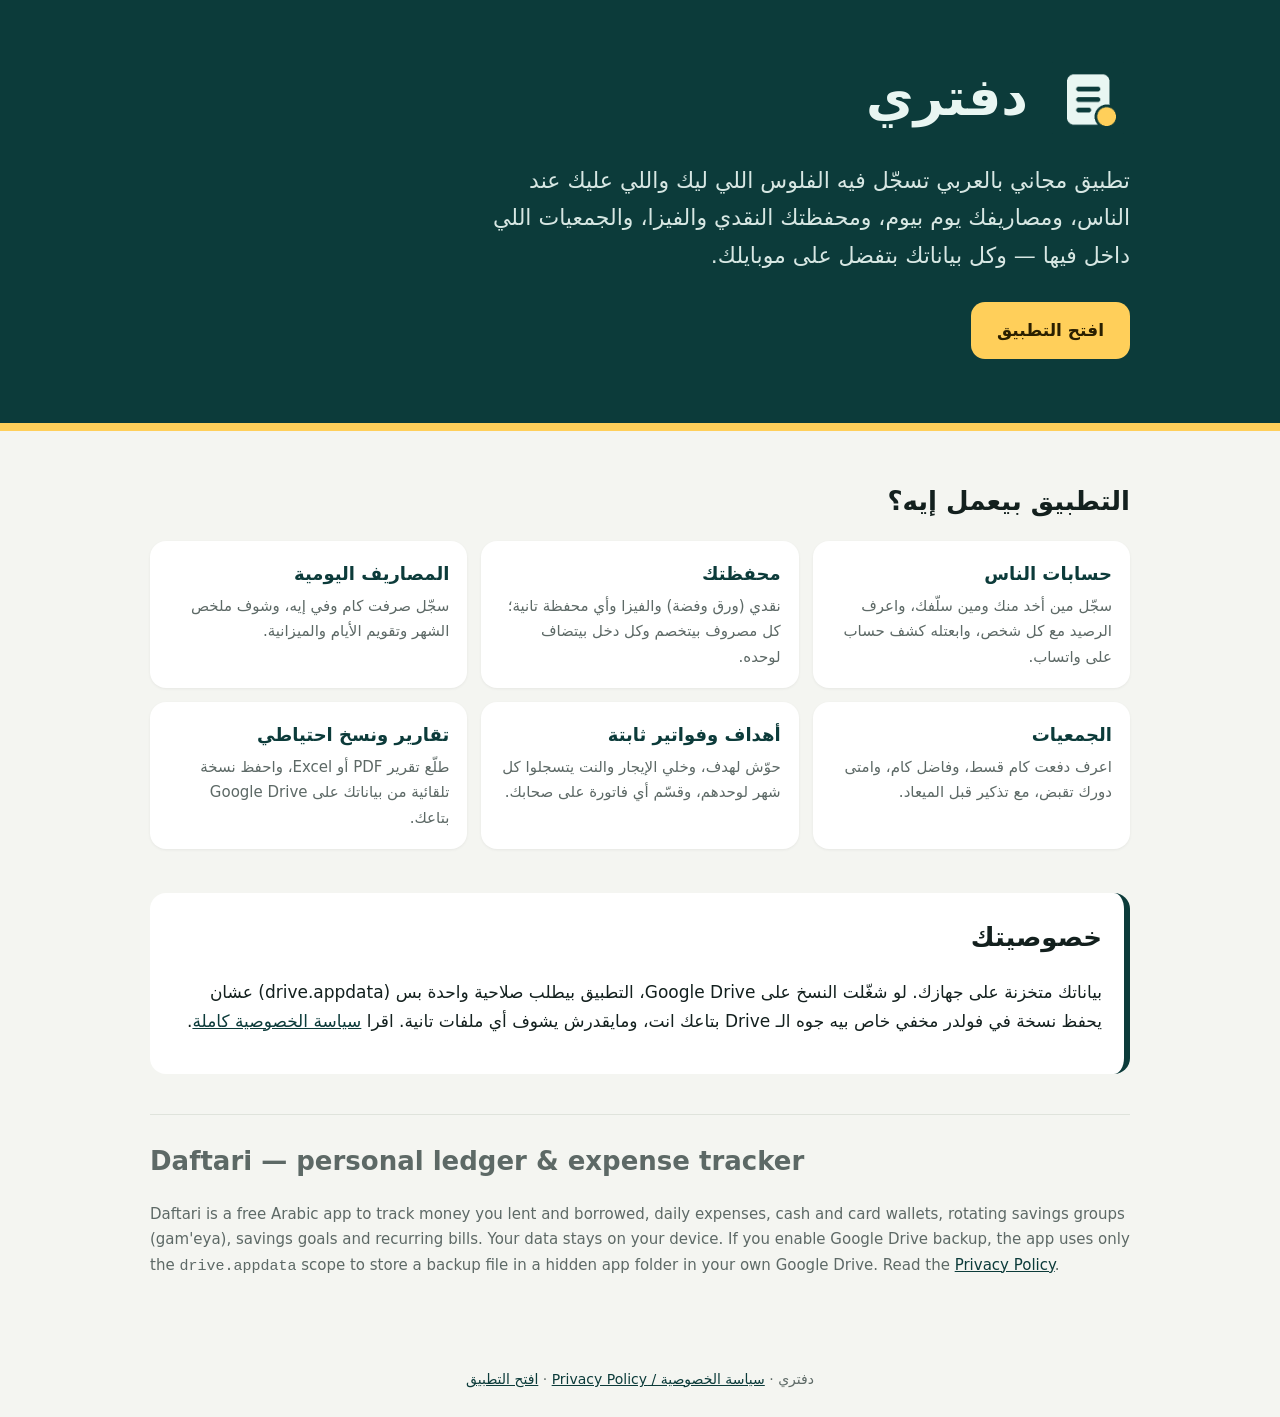
<file: about.html>
<!DOCTYPE html>
<html lang="ar" dir="rtl">
<head>
<meta charset="utf-8">
<meta name="viewport" content="width=device-width,initial-scale=1">
<title>دفتري — حساباتك ومصاريفك في مكان واحد | Daftari</title>
<meta name="description" content="دفتري تطبيق مجاني لتسجيل الفلوس اللي ليك واللي عليك، ومصاريفك اليومية، ومحفظتك النقدي والفيزا، والجمعيات. Daftari is a free personal ledger and expense tracker.">
<link rel="icon" type="image/png" href="icons/icon-192.png">
<style>
/* VOICE: friendly product landing page. IDEA: the ledger app's own green card. PICTURE: app icon + feature cards. */
:root{--hero:#0c3b3a;--ink:#13201e;--mute:#5d6966;--gold:#ffcf5a;--bg:#f4f5f1}
*{box-sizing:border-box}body{margin:0;font:17px/1.7 "IBM Plex Sans Arabic",Tahoma,system-ui,sans-serif;color:var(--ink);background:var(--bg)}
header{background:var(--hero);color:#e9f6f2;padding:56px 6vw 64px;border-bottom:8px solid var(--gold)}
.in{max-width:980px;margin:0 auto}
.brand{display:flex;align-items:center;gap:18px}.brand img{width:84px;height:84px;border-radius:22px}
h1{font-size:clamp(34px,6vw,52px);line-height:1.1;margin:0}
.lead{font-size:clamp(18px,2.6vw,22px);max-width:640px;margin:22px 0 28px;opacity:.92}
.cta{display:inline-block;background:var(--gold);color:#2a1f00;font-weight:700;padding:14px 26px;border-radius:14px;text-decoration:none}
main{padding:48px 6vw}
h2{font-size:26px;margin:0 0 18px}
.grid{display:grid;grid-template-columns:repeat(auto-fill,minmax(240px,1fr));gap:14px;margin-bottom:44px}
.card{background:#fff;border-radius:16px;padding:18px;box-shadow:0 1px 3px rgb(0 0 0/.06)}
.card b{display:block;font-size:18px;margin-bottom:4px;color:var(--hero)}
.card p{margin:0;color:var(--mute);font-size:15px}
.priv{background:#fff;border-radius:16px;padding:22px;border-inline-start:6px solid var(--hero)}
.en{direction:ltr;text-align:left;color:var(--mute);font-size:15px;margin-top:40px;border-top:1px solid #dfe3dc;padding-top:24px}
footer{padding:26px 6vw;color:var(--mute);font-size:14px;text-align:center}
a{color:var(--hero)}
</style>
</head>
<body>
<header><div class="in">
  <div class="brand"><img src="icons/icon-192.png" alt="دفتري"><h1>دفتري</h1></div>
  <p class="lead">تطبيق مجاني بالعربي تسجّل فيه الفلوس اللي ليك واللي عليك عند الناس، ومصاريفك يوم بيوم، ومحفظتك النقدي والفيزا، والجمعيات اللي داخل فيها — وكل بياناتك بتفضل على موبايلك.</p>
  <a class="cta" href="./">افتح التطبيق</a>
</div></header>
<main><div class="in">
  <h2>التطبيق بيعمل إيه؟</h2>
  <div class="grid">
    <div class="card"><b>حسابات الناس</b><p>سجّل مين أخد منك ومين سلّفك، واعرف الرصيد مع كل شخص، وابعتله كشف حساب على واتساب.</p></div>
    <div class="card"><b>محفظتك</b><p>نقدي (ورق وفضة) والفيزا وأي محفظة تانية؛ كل مصروف بيتخصم وكل دخل بيتضاف لوحده.</p></div>
    <div class="card"><b>المصاريف اليومية</b><p>سجّل صرفت كام وفي إيه، وشوف ملخص الشهر وتقويم الأيام والميزانية.</p></div>
    <div class="card"><b>الجمعيات</b><p>اعرف دفعت كام قسط، وفاضل كام، وامتى دورك تقبض، مع تذكير قبل الميعاد.</p></div>
    <div class="card"><b>أهداف وفواتير ثابتة</b><p>حوّش لهدف، وخلي الإيجار والنت يتسجلوا كل شهر لوحدهم، وقسّم أي فاتورة على صحابك.</p></div>
    <div class="card"><b>تقارير ونسخ احتياطي</b><p>طلّع تقرير PDF أو Excel، واحفظ نسخة تلقائية من بياناتك على Google Drive بتاعك.</p></div>
  </div>
  <div class="priv">
    <h2>خصوصيتك</h2>
    <p>بياناتك متخزنة على جهازك. لو شغّلت النسخ على Google Drive، التطبيق بيطلب صلاحية واحدة بس (drive.appdata) عشان يحفظ نسخة في فولدر مخفي خاص بيه جوه الـ Drive بتاعك انت، ومايقدرش يشوف أي ملفات تانية. اقرا <a href="privacy.html">سياسة الخصوصية كاملة</a>.</p>
  </div>
  <div class="en">
    <h2>Daftari — personal ledger &amp; expense tracker</h2>
    <p>Daftari is a free Arabic app to track money you lent and borrowed, daily expenses, cash and card wallets, rotating savings groups (gam'eya), savings goals and recurring bills. Your data stays on your device. If you enable Google Drive backup, the app uses only the <code>drive.appdata</code> scope to store a backup file in a hidden app folder in your own Google Drive. Read the <a href="privacy.html">Privacy Policy</a>.</p>
  </div>
</div></main>
<footer>دفتري · <a href="privacy.html">سياسة الخصوصية / Privacy Policy</a> · <a href="./">افتح التطبيق</a></footer>
</body>
</html>
</file>
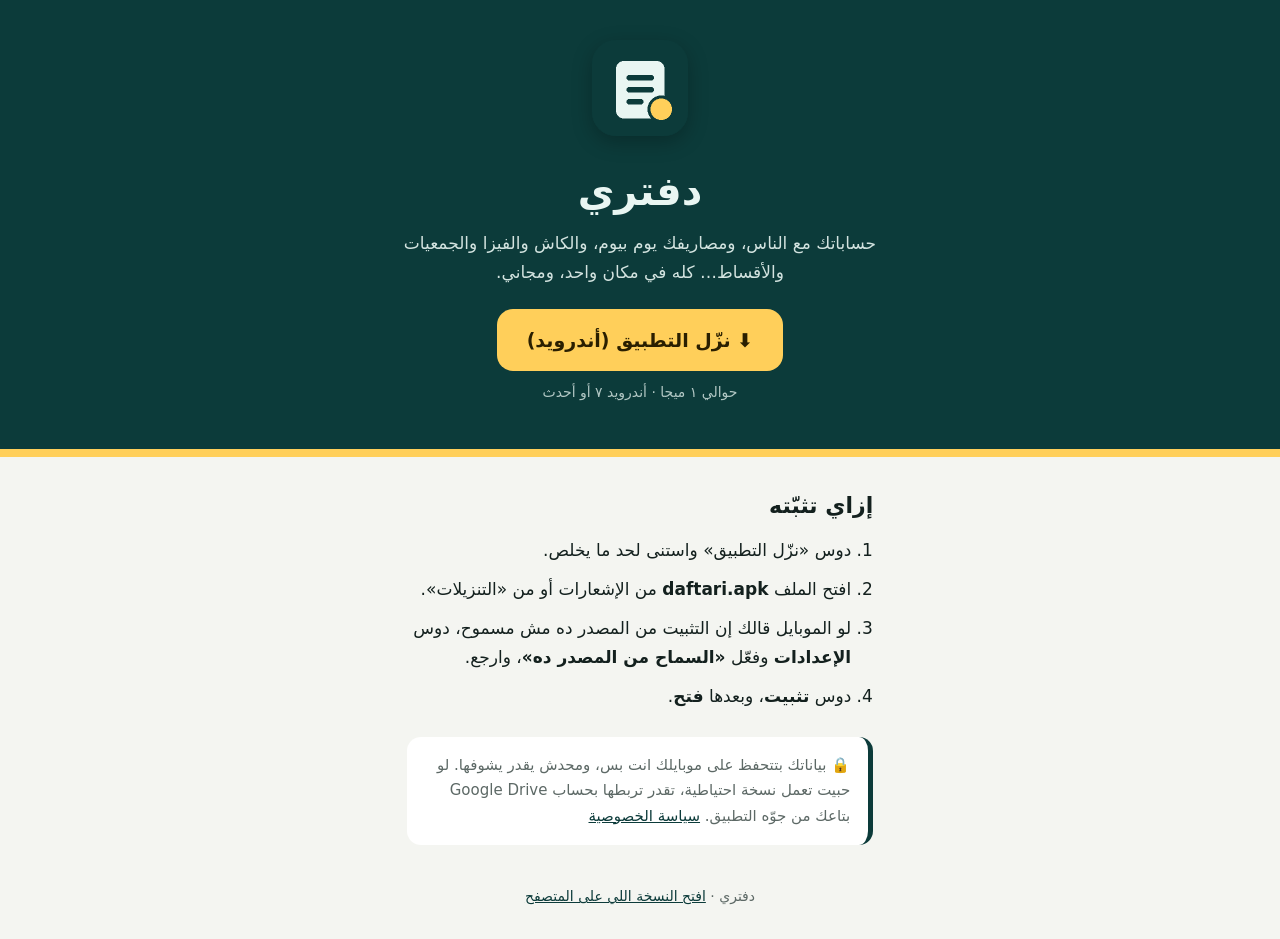
<file: download.html>
<!DOCTYPE html>
<html lang="ar" dir="rtl">
<head>
<meta charset="utf-8">
<meta name="viewport" content="width=device-width,initial-scale=1">
<title>نزّل دفتري على الموبايل</title>
<meta name="description" content="نزّل تطبيق دفتري لأندرويد: حساباتك مع الناس ومصاريفك ومحافظك في مكان واحد.">
<link rel="icon" type="image/png" href="icons/icon-192.png">
<style>
:root{--hero:#0c3b3a;--ink:#13201e;--mute:#5d6966;--gold:#ffcf5a;--bg:#f4f5f1}
*{box-sizing:border-box}body{margin:0;font:17px/1.7 "IBM Plex Sans Arabic",Tahoma,system-ui,sans-serif;color:var(--ink);background:var(--bg)}
header{background:var(--hero);color:#e9f6f2;padding:40px 6vw 44px;border-bottom:8px solid var(--gold);text-align:center}
header img{width:96px;height:96px;border-radius:24px;box-shadow:0 6px 20px rgb(0 0 0/.25)}
h1{font-size:40px;margin:12px 0 4px}.lead{margin:0 auto 22px;max-width:520px;opacity:.9}
.cta{display:inline-block;background:var(--gold);color:#2a1f00;font-weight:700;font-size:19px;padding:15px 30px;border-radius:16px;text-decoration:none}
.small{display:block;margin-top:10px;font-size:14px;opacity:.75}
main{max-width:620px;margin:0 auto;padding:30px 6vw 40px}
h2{font-size:22px;margin:0 0 12px}
ol{padding-inline-start:22px;margin:0 0 26px}li{margin-bottom:10px}
.note{background:#fff;border-radius:14px;padding:16px 18px;border-inline-start:5px solid var(--hero);font-size:15px;color:var(--mute)}
a{color:var(--hero)}footer{text-align:center;color:var(--mute);font-size:14px;padding:0 0 30px}
</style>
</head>
<body>
<header>
  <img src="icons/icon-192.png" alt="دفتري">
  <h1>دفتري</h1>
  <p class="lead">حساباتك مع الناس، ومصاريفك يوم بيوم، والكاش والفيزا والجمعيات والأقساط… كله في مكان واحد، ومجاني.</p>
  <a class="cta" href="daftari.apk" download>⬇️ نزّل التطبيق (أندرويد)</a>
  <span class="small">حوالي ١ ميجا · أندرويد ٧ أو أحدث</span>
</header>
<main>
  <h2>إزاي تثبّته</h2>
  <ol>
    <li>دوس «نزّل التطبيق» واستنى لحد ما يخلص.</li>
    <li>افتح الملف <b>daftari.apk</b> من الإشعارات أو من «التنزيلات».</li>
    <li>لو الموبايل قالك إن التثبيت من المصدر ده مش مسموح، دوس <b>الإعدادات</b> وفعّل <b>«السماح من المصدر ده»</b>، وارجع.</li>
    <li>دوس <b>تثبيت</b>، وبعدها <b>فتح</b>.</li>
  </ol>
  <div class="note">🔒 بياناتك بتتحفظ على موبايلك انت بس، ومحدش يقدر يشوفها. لو حبيت تعمل نسخة احتياطية، تقدر تربطها بحساب Google Drive بتاعك من جوّه التطبيق. <a href="privacy.html">سياسة الخصوصية</a></div>
</main>
<footer>دفتري · <a href="./">افتح النسخة اللي على المتصفح</a></footer>
</body>
</html>
</file>
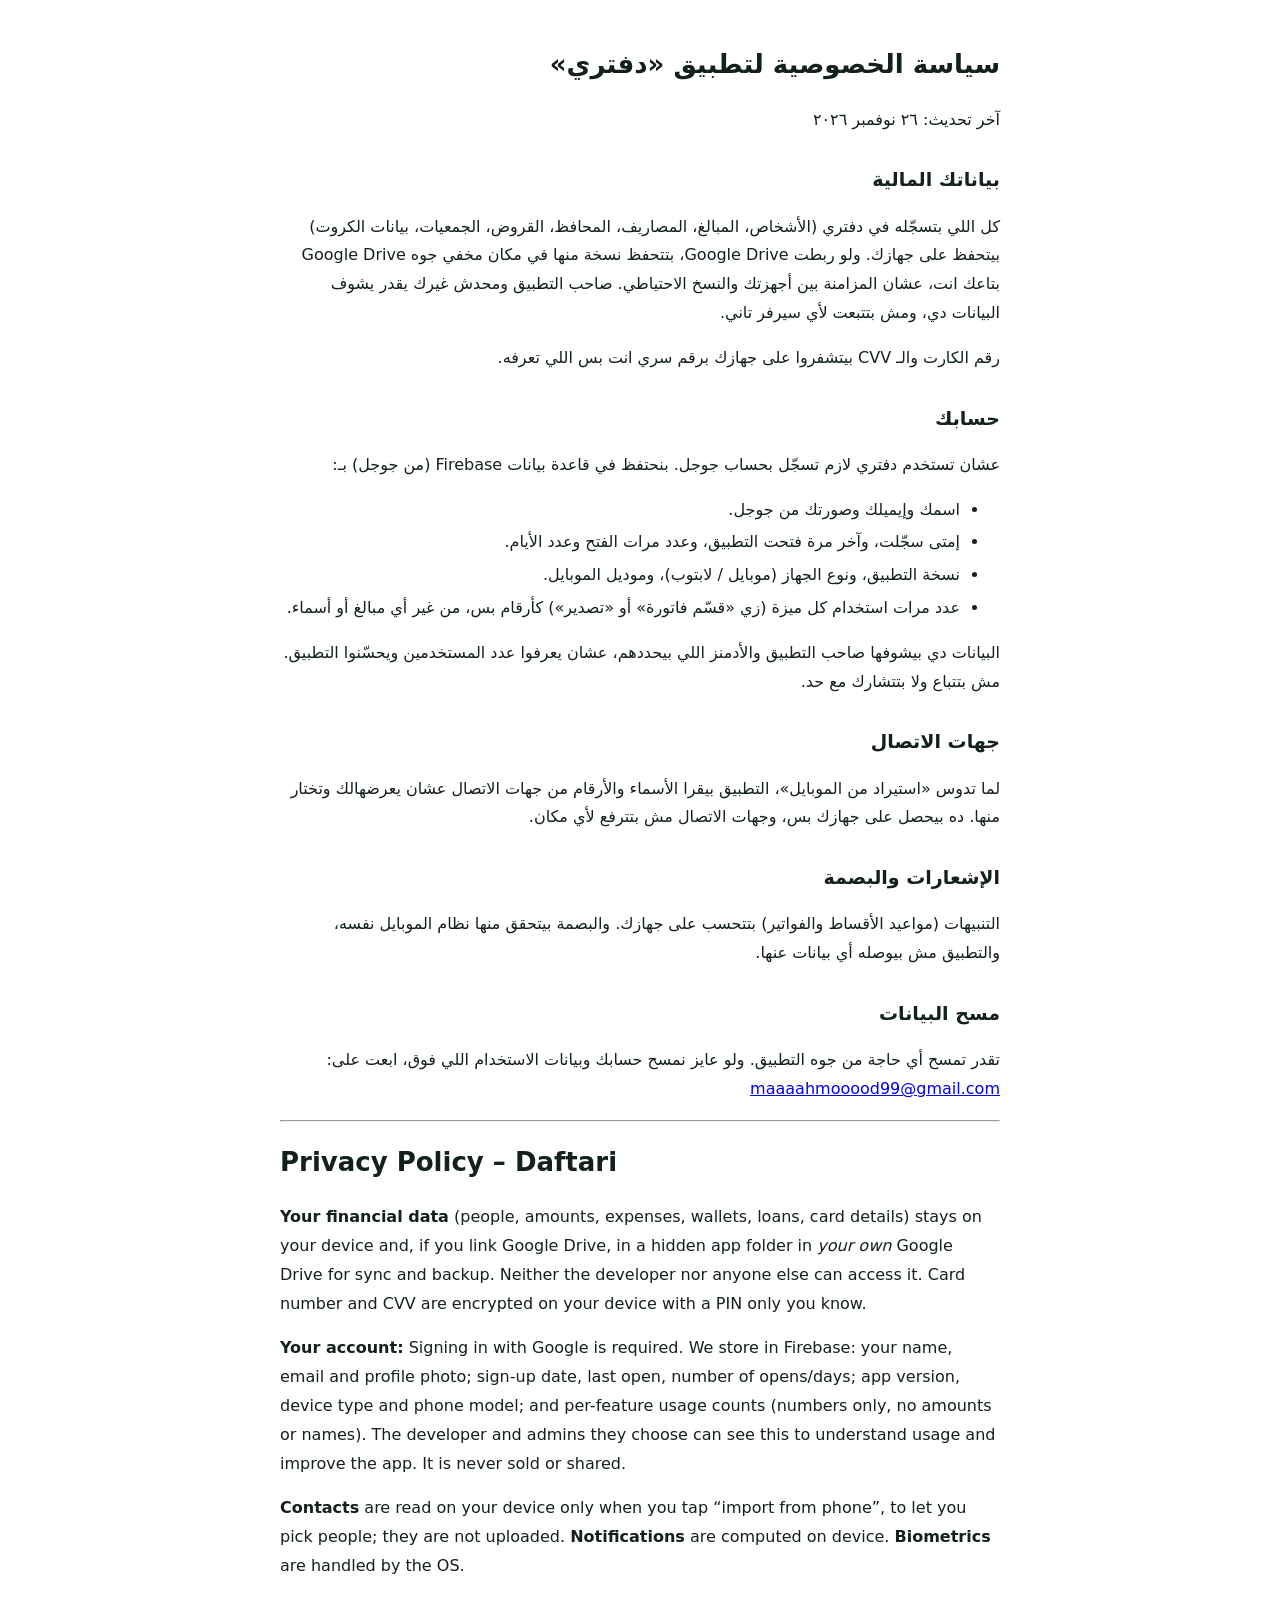
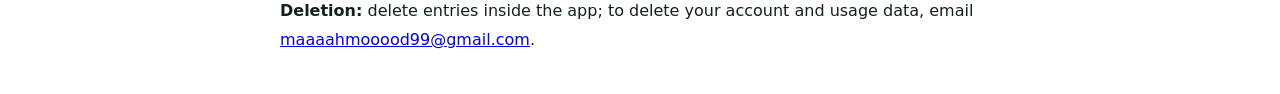
<file: privacy.html>
<!DOCTYPE html><html lang="ar" dir="rtl"><head><meta charset="utf-8"><meta name="viewport" content="width=device-width,initial-scale=1"><title>سياسة الخصوصية - دفتري</title>
<style>body{font:16px/1.8 system-ui,Tahoma,sans-serif;max-width:720px;margin:0 auto;padding:24px;color:#13201e}h1{font-size:26px}h2{font-size:19px;margin-top:28px}li{margin:4px 0}</style></head><body>
<h1>سياسة الخصوصية لتطبيق «دفتري»</h1>
<p>آخر تحديث: ٢٦ نوفمبر ٢٠٢٦</p>
<h2>بياناتك المالية</h2><p>كل اللي بتسجّله في دفتري (الأشخاص، المبالغ، المصاريف، المحافظ، القروض، الجمعيات، بيانات الكروت) بيتحفظ على جهازك. ولو ربطت Google Drive، بتتحفظ نسخة منها في مكان مخفي جوه Google Drive بتاعك انت، عشان المزامنة بين أجهزتك والنسخ الاحتياطي. صاحب التطبيق ومحدش غيرك يقدر يشوف البيانات دي، ومش بتتبعت لأي سيرفر تاني.</p>
<p>رقم الكارت والـ CVV بيتشفروا على جهازك برقم سري انت بس اللي تعرفه.</p>
<h2>حسابك</h2><p>عشان تستخدم دفتري لازم تسجّل بحساب جوجل. بنحتفظ في قاعدة بيانات Firebase (من جوجل) بـ:</p>
<ul><li>اسمك وإيميلك وصورتك من جوجل.</li><li>إمتى سجّلت، وآخر مرة فتحت التطبيق، وعدد مرات الفتح وعدد الأيام.</li><li>نسخة التطبيق، ونوع الجهاز (موبايل / لابتوب)، وموديل الموبايل.</li><li>عدد مرات استخدام كل ميزة (زي «قسّم فاتورة» أو «تصدير») كأرقام بس، من غير أي مبالغ أو أسماء.</li></ul>
<p>البيانات دي بيشوفها صاحب التطبيق والأدمنز اللي بيحددهم، عشان يعرفوا عدد المستخدمين ويحسّنوا التطبيق. مش بتتباع ولا بتتشارك مع حد.</p>
<h2>جهات الاتصال</h2><p>لما تدوس «استيراد من الموبايل»، التطبيق بيقرا الأسماء والأرقام من جهات الاتصال عشان يعرضهالك وتختار منها. ده بيحصل على جهازك بس، وجهات الاتصال مش بتترفع لأي مكان.</p>
<h2>الإشعارات والبصمة</h2><p>التنبيهات (مواعيد الأقساط والفواتير) بتتحسب على جهازك. والبصمة بيتحقق منها نظام الموبايل نفسه، والتطبيق مش بيوصله أي بيانات عنها.</p>
<h2>مسح البيانات</h2><p>تقدر تمسح أي حاجة من جوه التطبيق. ولو عايز نمسح حسابك وبيانات الاستخدام اللي فوق، ابعت على: <a href="mailto:maaaahmooood99@gmail.com">maaaahmooood99@gmail.com</a></p>
<hr><h1 dir="ltr" style="text-align:left">Privacy Policy – Daftari</h1>
<div dir="ltr" style="text-align:left">
<p><b>Your financial data</b> (people, amounts, expenses, wallets, loans, card details) stays on your device and, if you link Google Drive, in a hidden app folder in <i>your own</i> Google Drive for sync and backup. Neither the developer nor anyone else can access it. Card number and CVV are encrypted on your device with a PIN only you know.</p>
<p><b>Your account:</b> Signing in with Google is required. We store in Firebase: your name, email and profile photo; sign-up date, last open, number of opens/days; app version, device type and phone model; and per-feature usage counts (numbers only, no amounts or names). The developer and admins they choose can see this to understand usage and improve the app. It is never sold or shared.</p>
<p><b>Contacts</b> are read on your device only when you tap “import from phone”, to let you pick people; they are not uploaded. <b>Notifications</b> are computed on device. <b>Biometrics</b> are handled by the OS.</p>
<p><b>Deletion:</b> delete entries inside the app; to delete your account and usage data, email <a href="mailto:maaaahmooood99@gmail.com">maaaahmooood99@gmail.com</a>.</p></div>
</body></html>
</file>
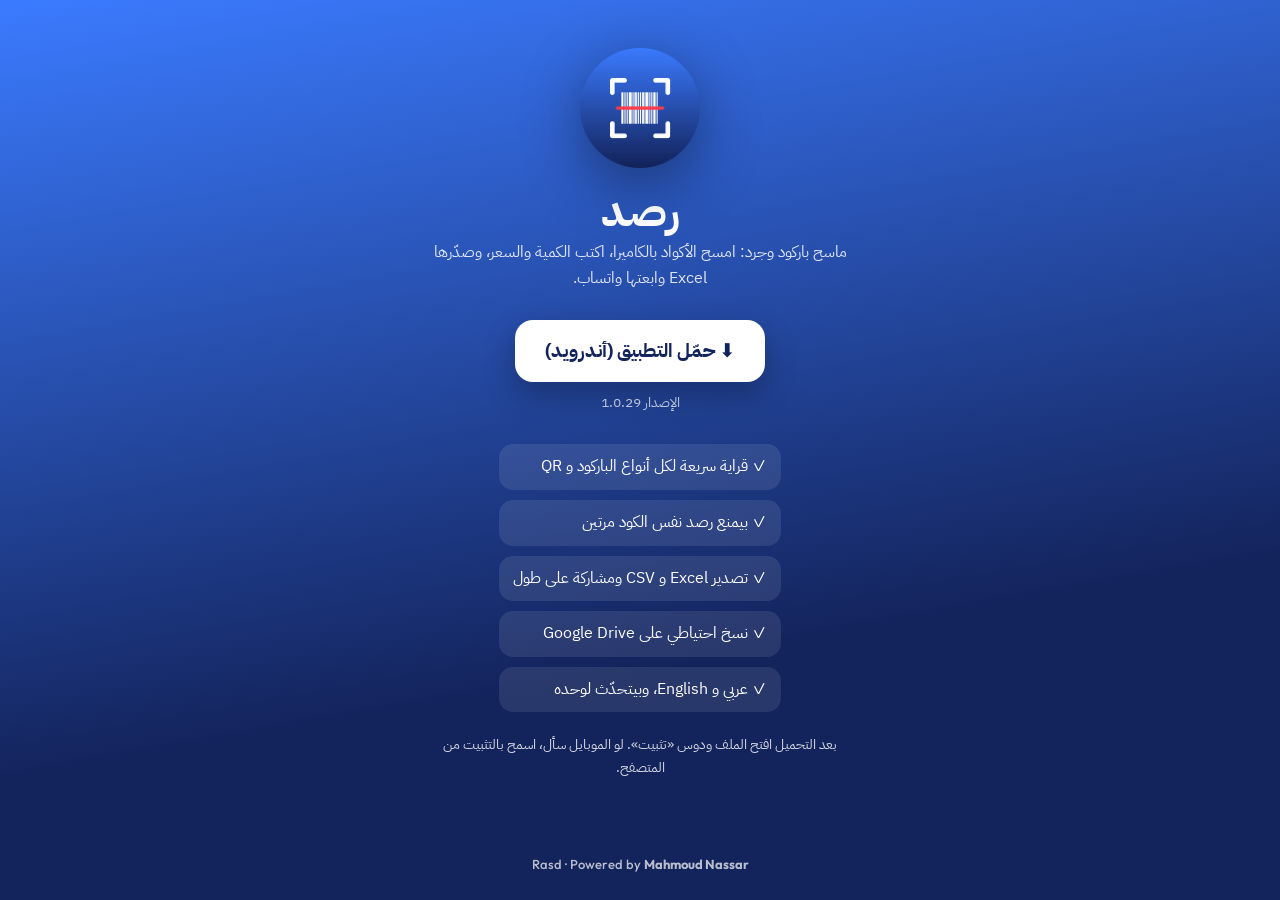
<file: rasd/download.html>
<!DOCTYPE html>
<html lang="ar" dir="rtl">
<head>
<meta charset="utf-8">
<meta name="viewport" content="width=device-width,initial-scale=1">
<meta name="theme-color" content="#13235b">
<title>رصد — تحميل التطبيق</title>
<link rel="icon" href="icon-192.png">
<link href="https://fonts.googleapis.com/css2?family=IBM+Plex+Sans+Arabic:wght@400;600;700&family=Outfit:wght@600;800&display=swap" rel="stylesheet">
<style>
*{box-sizing:border-box}
body{margin:0;min-height:100vh;font:16px/1.6 "IBM Plex Sans Arabic",system-ui,sans-serif;color:#fff;background:linear-gradient(170deg,#3b7bff,#13235b 70%);display:flex;flex-direction:column;align-items:center;text-align:center;padding:48px 22px 28px}
img{width:120px;height:120px;filter:drop-shadow(0 16px 30px #0006)}
h1{font:800 44px/1.1 Outfit,"IBM Plex Sans Arabic",sans-serif;margin:18px 0 6px}
p{margin:0 auto;max-width:440px;opacity:.85}
.btn{display:inline-flex;align-items:center;gap:10px;margin-top:28px;background:#fff;color:#13235b;font-weight:700;font-size:19px;padding:16px 30px;border-radius:18px;text-decoration:none;box-shadow:0 12px 30px #0004}
.v{margin-top:10px;font-size:14px;opacity:.7}
ul{list-style:none;padding:0;margin:30px auto 0;max-width:420px;text-align:start;display:grid;gap:10px}
li{background:#ffffff18;border-radius:14px;padding:10px 14px}
.steps{margin-top:22px;font-size:14px;opacity:.8;max-width:420px}
footer{margin-top:auto;padding-top:30px;font:500 13px Outfit,sans-serif;opacity:.7}
footer b{opacity:1}
</style>
</head>
<body>
<img src="icon-512.png" alt="">
<h1>رصد</h1>
<p>ماسح باركود وجرد: امسح الأكواد بالكاميرا، اكتب الكمية والسعر، وصدّرها Excel وابعتها واتساب.</p>
<a class="btn" id="dl" href="rasd.apk" download>⬇ حمّل التطبيق (أندرويد)</a>
<div class="v" id="ver"></div>
<ul>
<li>✓ قراية سريعة لكل أنواع الباركود و QR</li>
<li>✓ بيمنع رصد نفس الكود مرتين</li>
<li>✓ تصدير Excel و CSV ومشاركة على طول</li>
<li>✓ نسخ احتياطي على Google Drive</li>
<li>✓ عربي و English، وبيتحدّث لوحده</li>
</ul>
<div class="steps">بعد التحميل افتح الملف ودوس «تثبيت». لو الموبايل سأل، اسمح بالتثبيت من المتصفح.</div>
<footer dir="ltr">Rasd · Powered by <b>Mahmoud Nassar</b></footer>
<script>fetch('version.json?t='+Date.now()).then(r=>r.json()).then(j=>{document.getElementById('ver').textContent='الإصدار '+j.name}).catch(()=>{})</script>
</body>
</html>
</file>
<file: rasd/fonts/fonts.css>
/* ibm-plex-sans-arabic-arabic-400-normal */
@font-face {
  font-family: 'IBM Plex Sans Arabic';
  font-style: normal;
  font-display: swap;
  font-weight: 400;
  src: url(./ibm-plex-sans-arabic-arabic-400-normal.woff2) format('woff2');
}
/* ibm-plex-sans-arabic-arabic-500-normal */
@font-face {
  font-family: 'IBM Plex Sans Arabic';
  font-style: normal;
  font-display: swap;
  font-weight: 500;
  src: url(./ibm-plex-sans-arabic-arabic-500-normal.woff2) format('woff2');
}
/* ibm-plex-sans-arabic-arabic-600-normal */
@font-face {
  font-family: 'IBM Plex Sans Arabic';
  font-style: normal;
  font-display: swap;
  font-weight: 600;
  src: url(./ibm-plex-sans-arabic-arabic-600-normal.woff2) format('woff2');
}
/* ibm-plex-sans-arabic-arabic-700-normal */
@font-face {
  font-family: 'IBM Plex Sans Arabic';
  font-style: normal;
  font-display: swap;
  font-weight: 700;
  src: url(./ibm-plex-sans-arabic-arabic-700-normal.woff2) format('woff2');
}
/* ibm-plex-sans-arabic-latin-400-normal */
@font-face {
  font-family: 'IBM Plex Sans Arabic';
  font-style: normal;
  font-display: swap;
  font-weight: 400;
  src: url(./ibm-plex-sans-arabic-latin-400-normal.woff2) format('woff2');
}
/* ibm-plex-sans-arabic-latin-500-normal */
@font-face {
  font-family: 'IBM Plex Sans Arabic';
  font-style: normal;
  font-display: swap;
  font-weight: 500;
  src: url(./ibm-plex-sans-arabic-latin-500-normal.woff2) format('woff2');
}
/* ibm-plex-sans-arabic-latin-600-normal */
@font-face {
  font-family: 'IBM Plex Sans Arabic';
  font-style: normal;
  font-display: swap;
  font-weight: 600;
  src: url(./ibm-plex-sans-arabic-latin-600-normal.woff2) format('woff2');
}
/* ibm-plex-sans-arabic-latin-700-normal */
@font-face {
  font-family: 'IBM Plex Sans Arabic';
  font-style: normal;
  font-display: swap;
  font-weight: 700;
  src: url(./ibm-plex-sans-arabic-latin-700-normal.woff2) format('woff2');
}
/* outfit-latin-600-normal */
@font-face {
  font-family: 'Outfit';
  font-style: normal;
  font-display: swap;
  font-weight: 600;
  src: url(./outfit-latin-600-normal.woff2) format('woff2');
}
/* outfit-latin-700-normal */
@font-face {
  font-family: 'Outfit';
  font-style: normal;
  font-display: swap;
  font-weight: 700;
  src: url(./outfit-latin-700-normal.woff2) format('woff2');
}
/* outfit-latin-800-normal */
@font-face {
  font-family: 'Outfit';
  font-style: normal;
  font-display: swap;
  font-weight: 800;
  src: url(./outfit-latin-800-normal.woff2) format('woff2');
}
/* ibm-plex-mono-latin-500-normal */
@font-face {
  font-family: 'IBM Plex Mono';
  font-style: normal;
  font-display: swap;
  font-weight: 500;
  src: url(./ibm-plex-mono-latin-500-normal.woff2) format('woff2');
}
/* ibm-plex-mono-latin-600-normal */
@font-face {
  font-family: 'IBM Plex Mono';
  font-style: normal;
  font-display: swap;
  font-weight: 600;
  src: url(./ibm-plex-mono-latin-600-normal.woff2) format('woff2');
}
</file>
<file: rasd-src/android-app/app/src/main/assets/www/fonts/fonts.css>
/* ibm-plex-sans-arabic-arabic-400-normal */
@font-face {
  font-family: 'IBM Plex Sans Arabic';
  font-style: normal;
  font-display: swap;
  font-weight: 400;
  src: url(./ibm-plex-sans-arabic-arabic-400-normal.woff2) format('woff2');
}
/* ibm-plex-sans-arabic-arabic-500-normal */
@font-face {
  font-family: 'IBM Plex Sans Arabic';
  font-style: normal;
  font-display: swap;
  font-weight: 500;
  src: url(./ibm-plex-sans-arabic-arabic-500-normal.woff2) format('woff2');
}
/* ibm-plex-sans-arabic-arabic-600-normal */
@font-face {
  font-family: 'IBM Plex Sans Arabic';
  font-style: normal;
  font-display: swap;
  font-weight: 600;
  src: url(./ibm-plex-sans-arabic-arabic-600-normal.woff2) format('woff2');
}
/* ibm-plex-sans-arabic-arabic-700-normal */
@font-face {
  font-family: 'IBM Plex Sans Arabic';
  font-style: normal;
  font-display: swap;
  font-weight: 700;
  src: url(./ibm-plex-sans-arabic-arabic-700-normal.woff2) format('woff2');
}
/* ibm-plex-sans-arabic-latin-400-normal */
@font-face {
  font-family: 'IBM Plex Sans Arabic';
  font-style: normal;
  font-display: swap;
  font-weight: 400;
  src: url(./ibm-plex-sans-arabic-latin-400-normal.woff2) format('woff2');
}
/* ibm-plex-sans-arabic-latin-500-normal */
@font-face {
  font-family: 'IBM Plex Sans Arabic';
  font-style: normal;
  font-display: swap;
  font-weight: 500;
  src: url(./ibm-plex-sans-arabic-latin-500-normal.woff2) format('woff2');
}
/* ibm-plex-sans-arabic-latin-600-normal */
@font-face {
  font-family: 'IBM Plex Sans Arabic';
  font-style: normal;
  font-display: swap;
  font-weight: 600;
  src: url(./ibm-plex-sans-arabic-latin-600-normal.woff2) format('woff2');
}
/* ibm-plex-sans-arabic-latin-700-normal */
@font-face {
  font-family: 'IBM Plex Sans Arabic';
  font-style: normal;
  font-display: swap;
  font-weight: 700;
  src: url(./ibm-plex-sans-arabic-latin-700-normal.woff2) format('woff2');
}
/* outfit-latin-600-normal */
@font-face {
  font-family: 'Outfit';
  font-style: normal;
  font-display: swap;
  font-weight: 600;
  src: url(./outfit-latin-600-normal.woff2) format('woff2');
}
/* outfit-latin-700-normal */
@font-face {
  font-family: 'Outfit';
  font-style: normal;
  font-display: swap;
  font-weight: 700;
  src: url(./outfit-latin-700-normal.woff2) format('woff2');
}
/* outfit-latin-800-normal */
@font-face {
  font-family: 'Outfit';
  font-style: normal;
  font-display: swap;
  font-weight: 800;
  src: url(./outfit-latin-800-normal.woff2) format('woff2');
}
/* ibm-plex-mono-latin-500-normal */
@font-face {
  font-family: 'IBM Plex Mono';
  font-style: normal;
  font-display: swap;
  font-weight: 500;
  src: url(./ibm-plex-mono-latin-500-normal.woff2) format('woff2');
}
/* ibm-plex-mono-latin-600-normal */
@font-face {
  font-family: 'IBM Plex Mono';
  font-style: normal;
  font-display: swap;
  font-weight: 600;
  src: url(./ibm-plex-mono-latin-600-normal.woff2) format('woff2');
}
</file>
